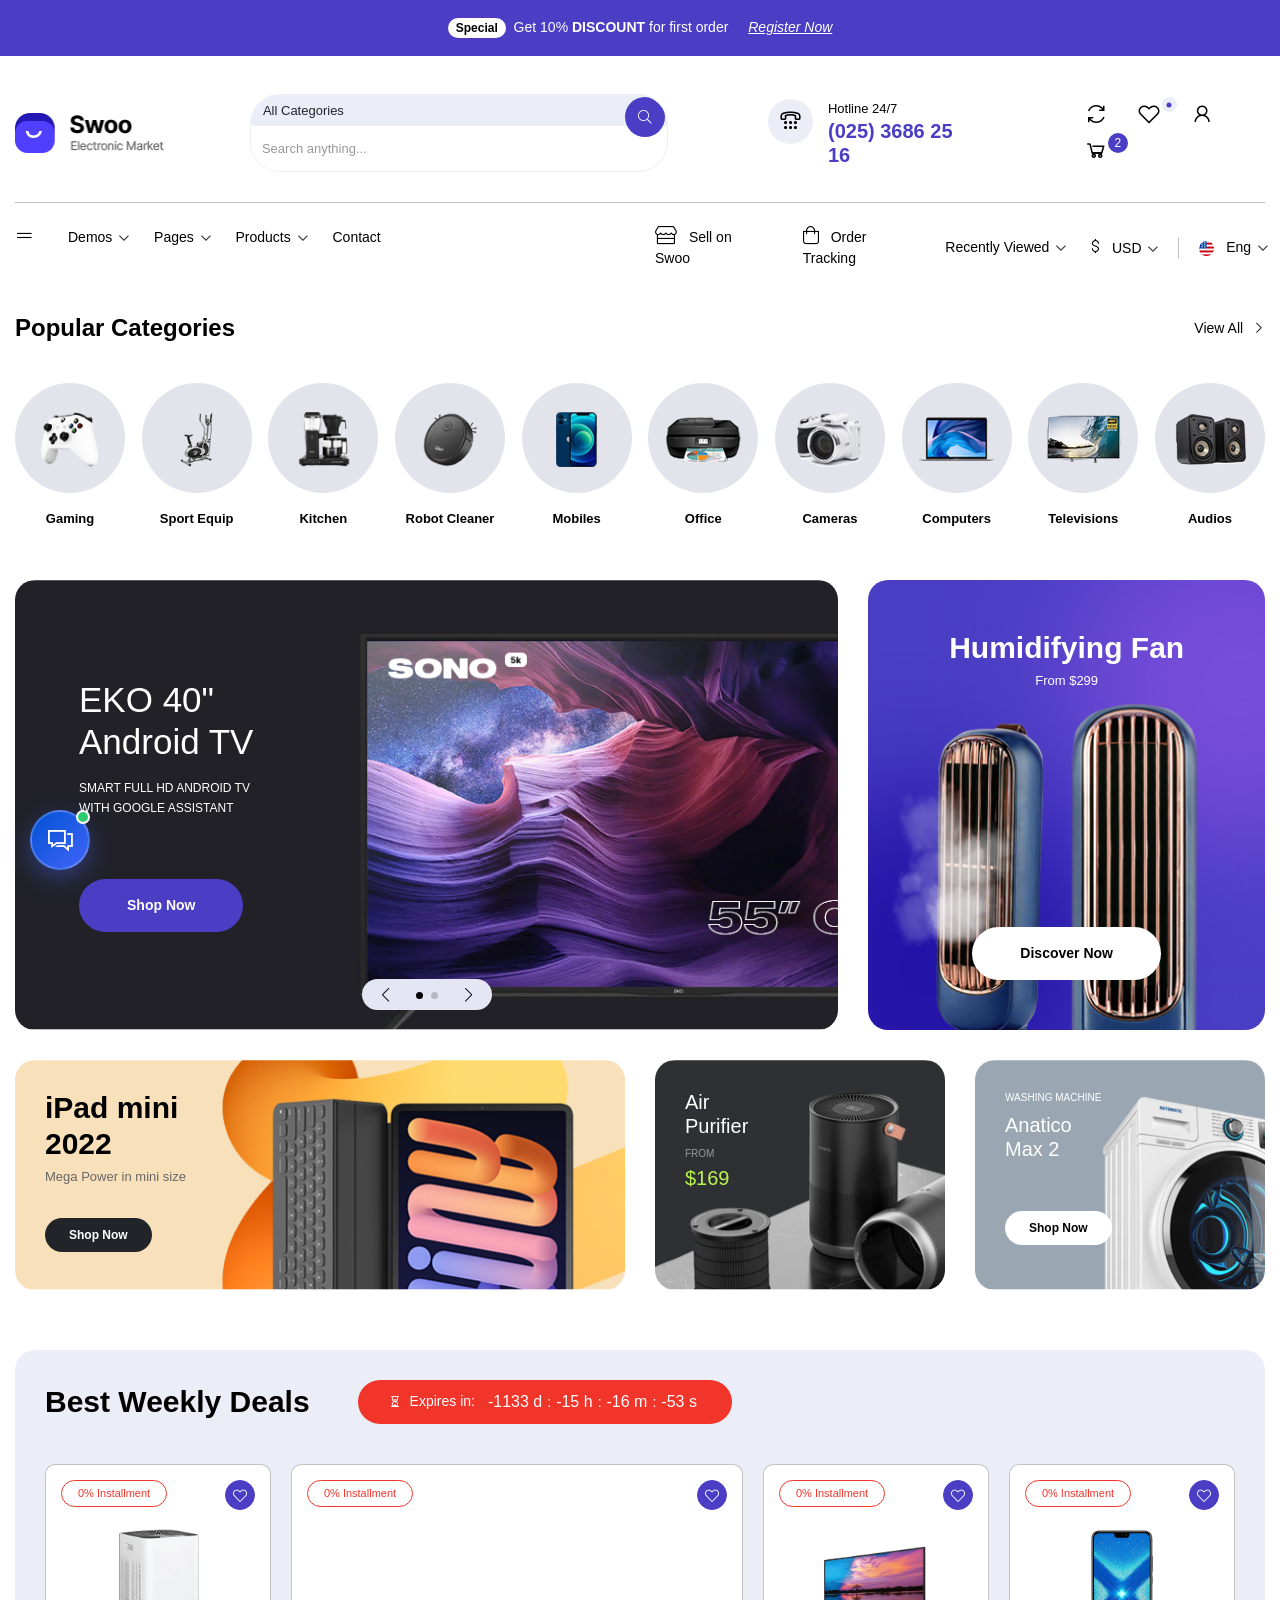
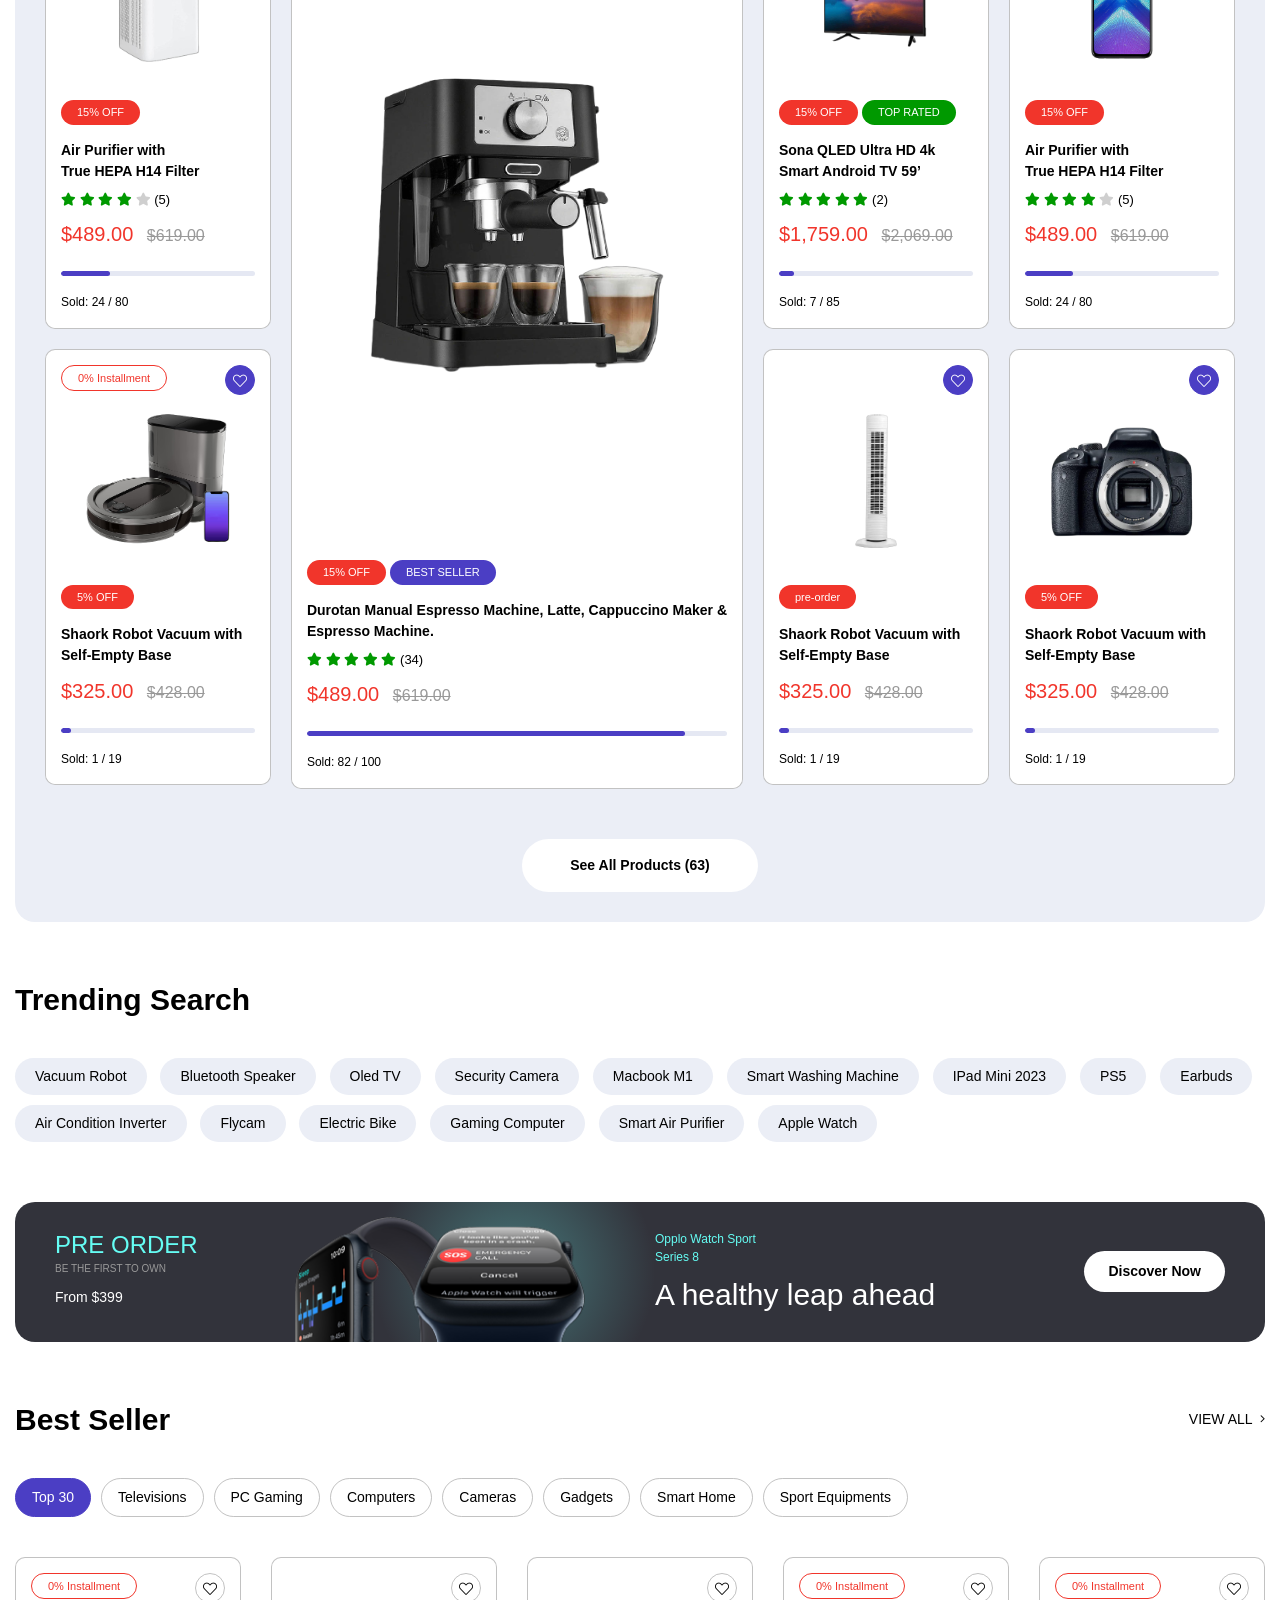
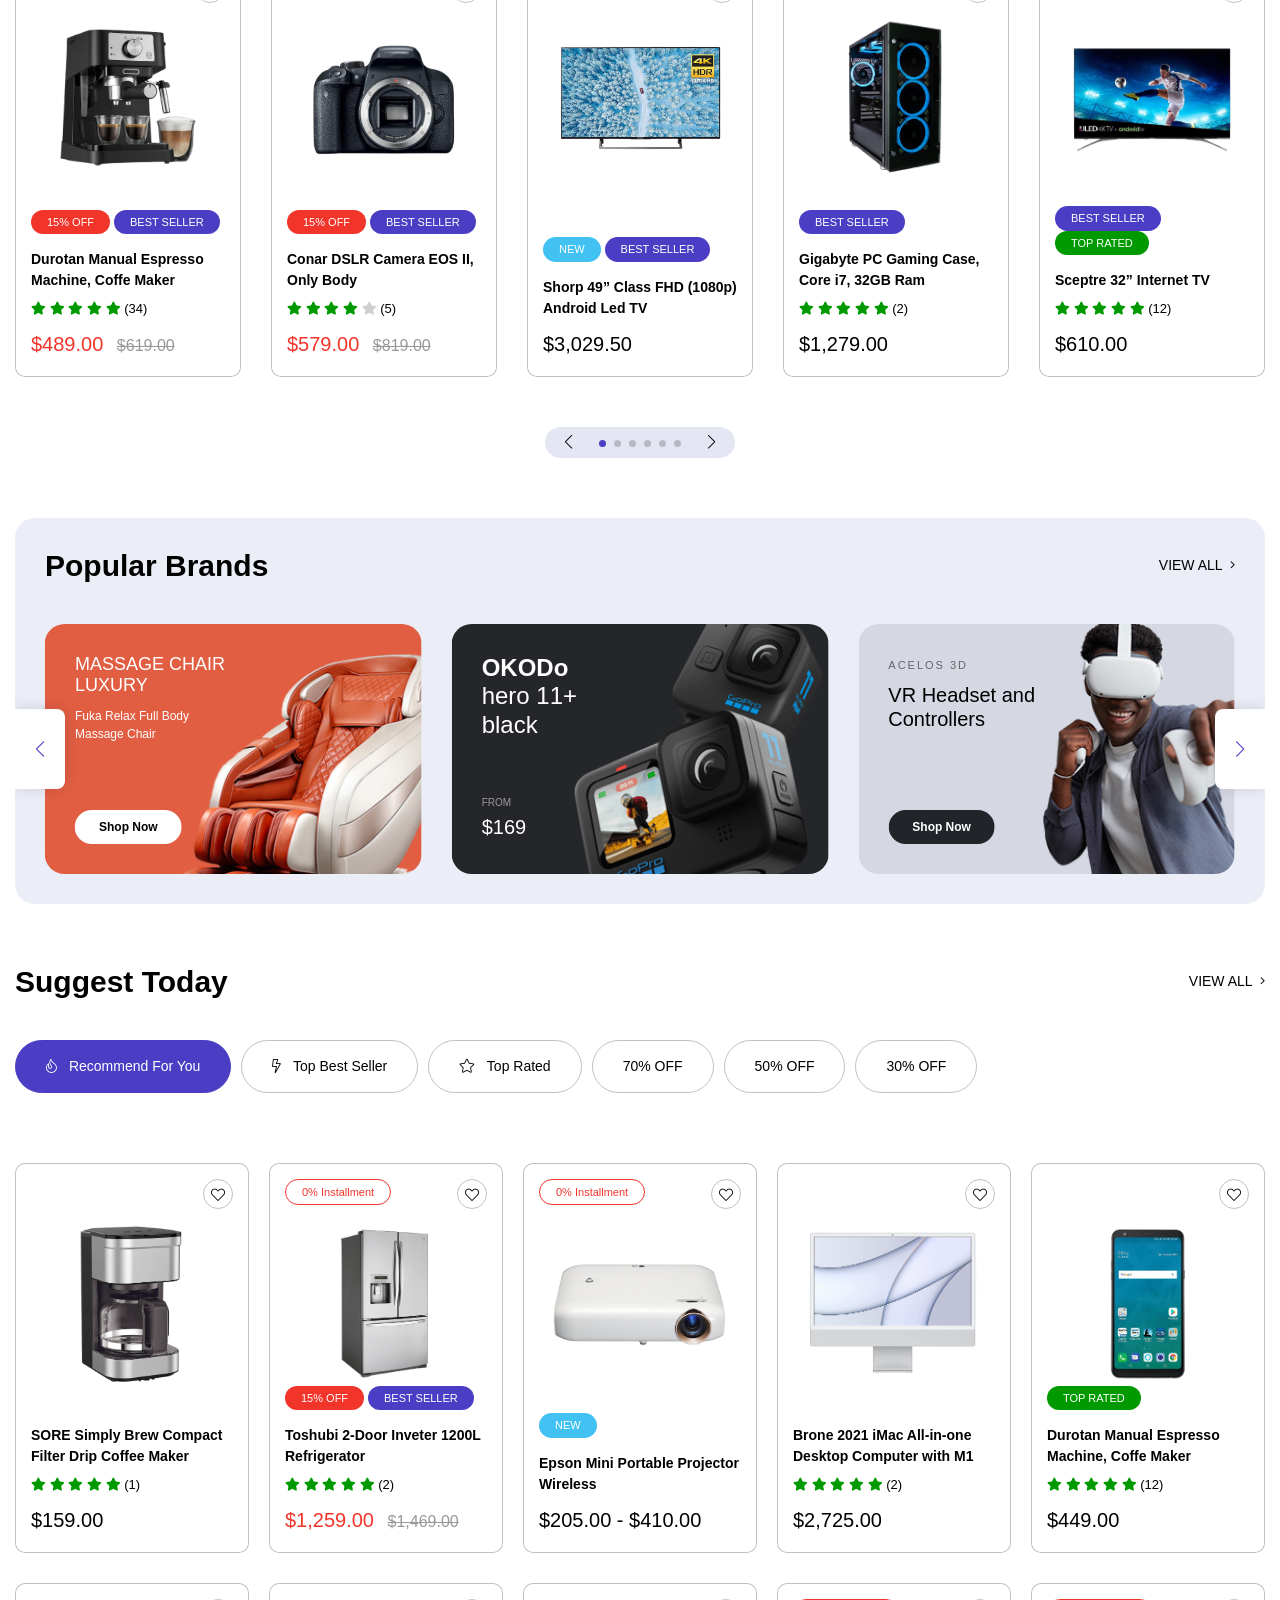
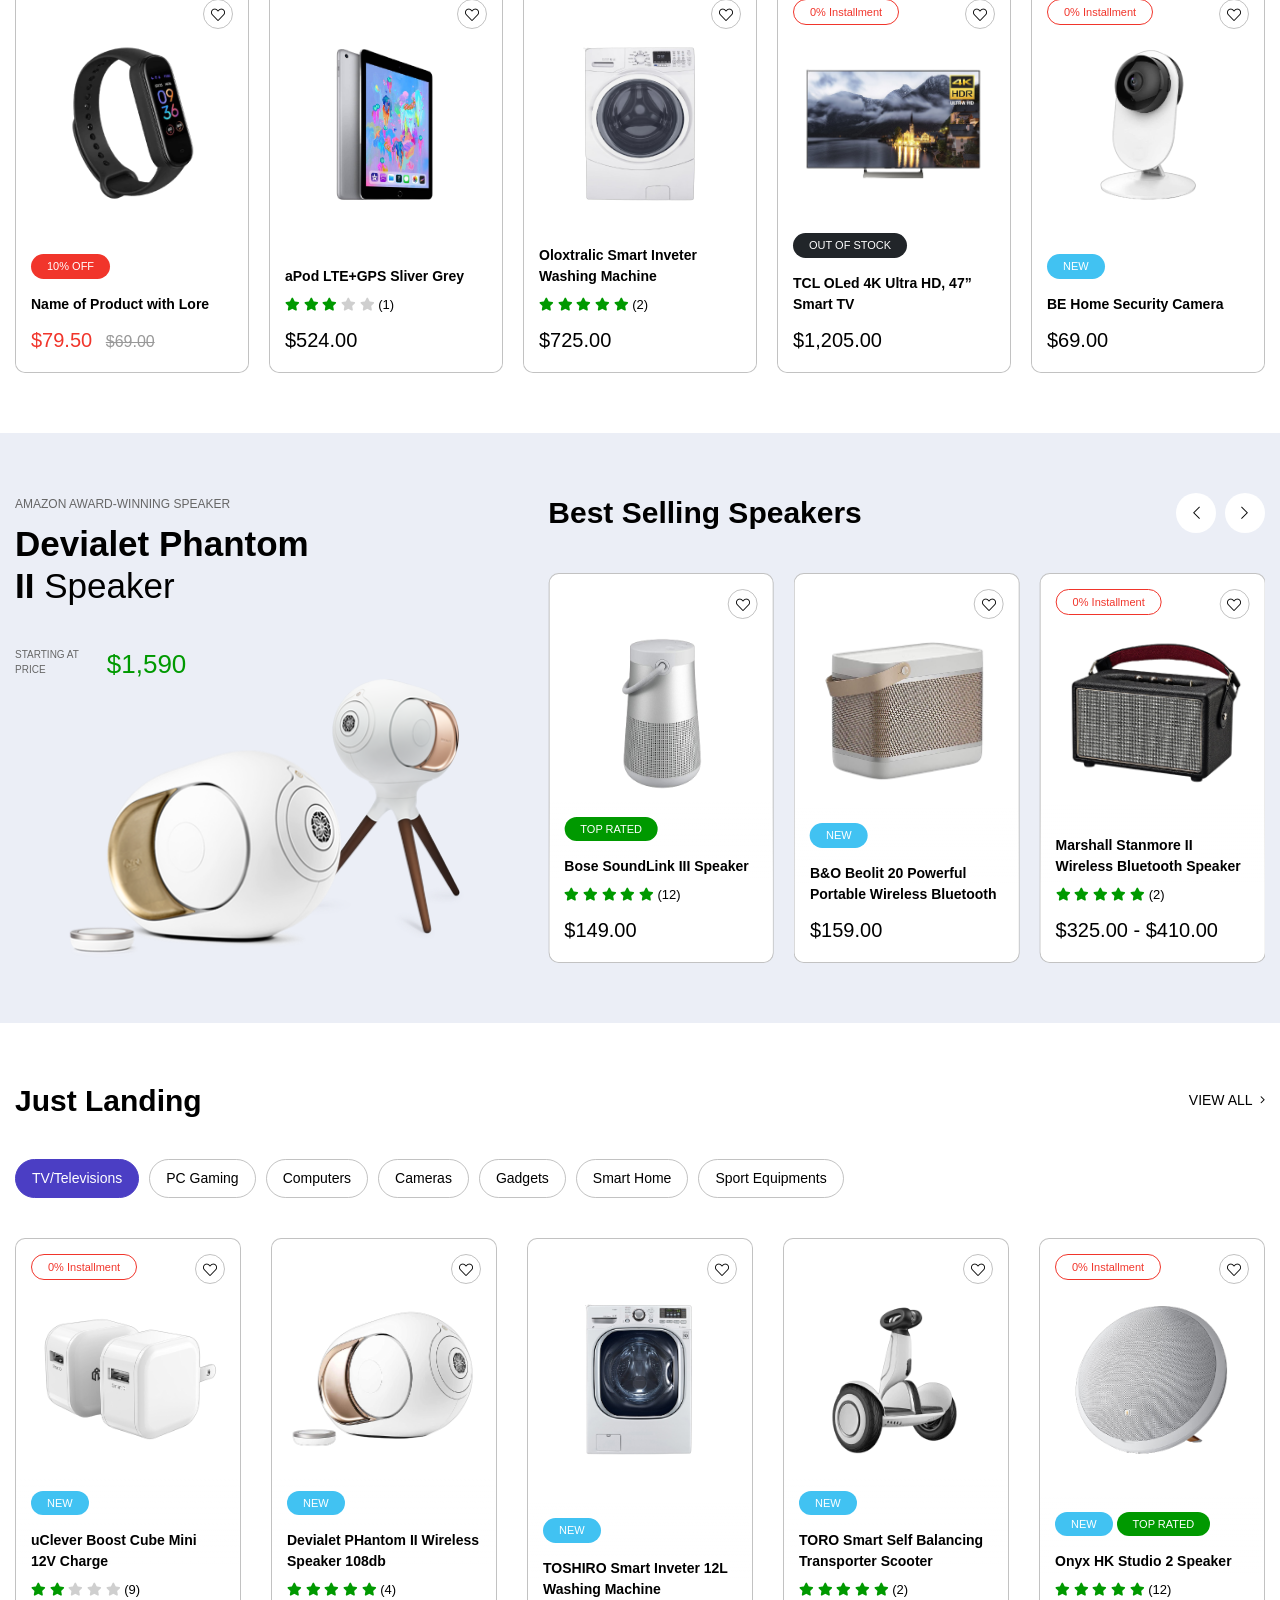
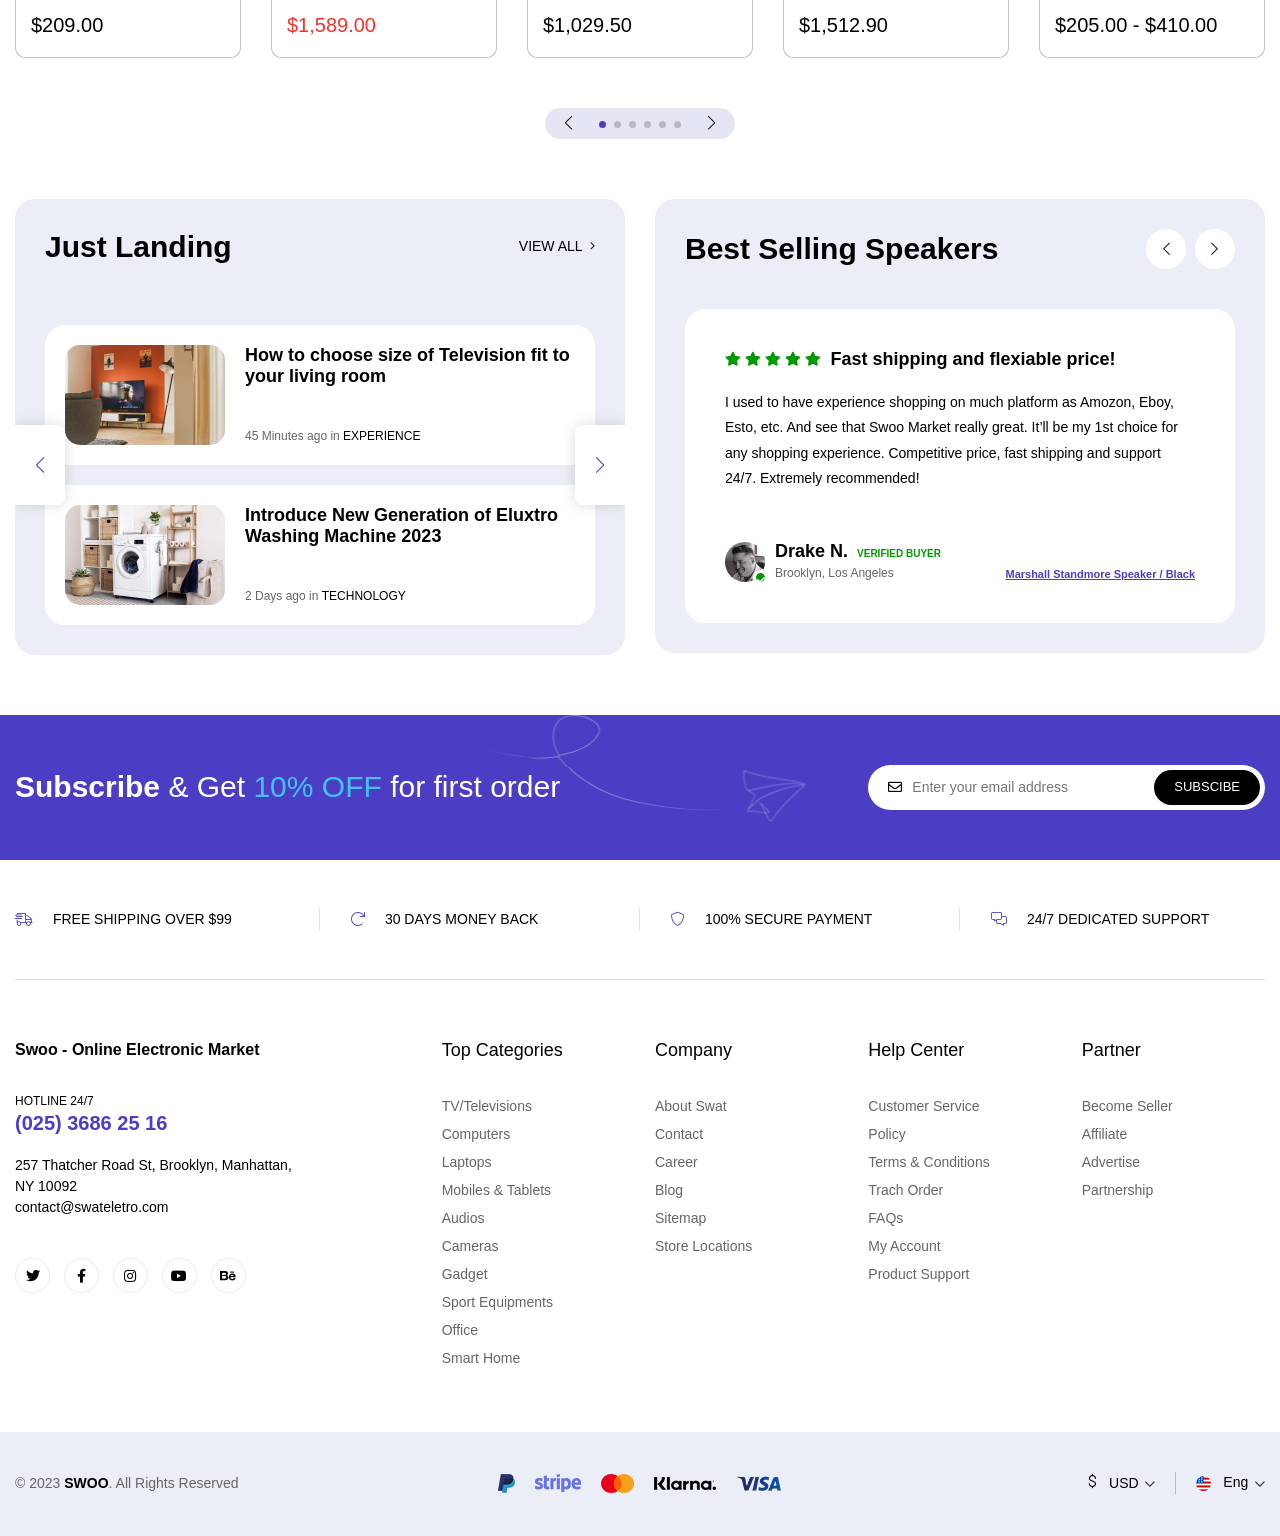
<file: swoo_html/home_electronic/index.html>
<!DOCTYPE html>
<html lang="en">

<head>
    <!-- Metas -->
    <meta charset="utf-8">
    <meta http-equiv="X-UA-Compatible" content="IE=edge">
    <meta name="viewport" content="width=device-width, initial-scale=1, maximum-scale=1">
    <meta name="keywords" content="HTML5 Template swoo Multi-Purpose themeforest">
    <meta name="description" content="swoo - Multi-Purpose HTML5 Template">
    <meta name="author" content="">

    <!-- Title  -->
    <title>Swoo</title>

    <!-- Favicon -->
    <link rel="shortcut icon" href="assets/img/fav.png" title="Favicon" sizes="16x16">

    <!-- bootstrap 5 -->
    <link rel="stylesheet" href="../common/assets/css/lib/bootstrap.min.css">

    <!-- font family -->
    <link href="https://fonts.googleapis.com/css2?family=Plus+Jakarta+Sans:ital,wght@0,200;0,300;0,400;0,500;0,600;0,700;0,800;1,200;1,300;1,400;1,500;1,600;1,700;1,800&display=swap" rel="stylesheet">

    <!-- line fontawesome icons  -->
    <link rel="stylesheet" href="../common/assets/css/lib/all.min.css">
    <!-- fontawesome icons  -->
    <link rel="stylesheet" href="../common/assets/css/lib/line-awesome.css">
    <!-- ionicons icons  -->
    <link rel="stylesheet" href="../common/assets/css/lib/ionicons.css">
    <!-- animate css  -->
    <link rel="stylesheet" href="../common/assets/css/lib/animate.css">
    <!-- fancybox popup  -->
    <link rel="stylesheet" href="../common/assets/css/lib/jquery.fancybox.css">
    <!-- lity popup  -->
    <link rel="stylesheet" href="../common/assets/css/lib/lity.css">
    <!-- swiper slider  -->
    <link rel="stylesheet" href="../common/assets/css/lib/swiper8.min.css">
    <!-- izi toast  -->
    <link rel="stylesheet" href="../common/assets/css/lib/iziToast.min.css">

    <!-- common style -->
    <link rel="stylesheet" href="../common/assets/css/common_style.css">

    <!-- home style -->
    <link rel="stylesheet" href="assets/css/home_1_style.css">
</head>

<body class="home-style1">

    <!--  Start loader  -->
    <!-- <div class="loader-wrap">
        <svg viewBox="0 0 1000 1000" preserveAspectRatio="none">
            <path id="svg" d="M0,1005S175,995,500,995s500,5,500,5V0H0Z"></path>
        </svg>

        <div class="loader-wrap-heading">
            <div class="load-text">
                <span>L</span>
                <span>o</span>
                <span>a</span>
                <span>d</span>
                <span>i</span>
                <span>n</span>
                <span>g</span>
            </div>
        </div>
    </div> -->
    <!--  End loader  -->

    <!--  Start top navbar  -->
    <div class="tc-top-navbar-style1 py-3 bg-blue1 text-white text-center">
        <div class="container">
            <p> <span class="small rounded-pill bg-white color-000 me-1 px-2 fw-bold"> Special </span> Get 10%  <strong class="text-uppercase"> Discount  </strong> for first order <a href="#" class="ms-3 text-decoration-underline fst-italic"> Register Now </a> </p>
        </div>
    </div>
    <!--  End top navbar  -->


    <!--  Start navbar  -->
    <nav class="navbar tc-navbar-style1 navbar-expand-lg navbar-light">
        <div class="container">
            <div class="content">
                <a class="navbar-brand" href="#">
                    <img src="assets/img/logo.png" alt="" class="logo">
                </a>
                <button class="navbar-toggler" type="button" data-bs-toggle="collapse" data-bs-target="#navbarSupportedContent" aria-controls="navbarSupportedContent" aria-expanded="false" aria-label="Toggle navigation">
                    <span class="navbar-toggler-icon"></span>
                </button>
                <div class="search-cat d-none d-lg-block">
                    <div class="input-group">
                        <select name="name"  class="form-select">
                            <option value=""> All Categories </option>
                            <option value=""> Categories 1 </option>
                            <option value=""> Categories 2 </option>
                        </select>
                        <input type="text" class="form-control" placeholder="Search anything...">
                        <a href="#" class="search-btn"> <i class="fal fa-search"></i> </a>
                    </div>
                </div>
                <div class="hot-line">
                    <span class="icon"> <i class="las la-tty"></i> </span>
                    <div class="inf">
                        <small class="fsz-13 d-block"> Hotline 24/7 </small>
                        <h6 class="fsz-20 color-blue1 fw-bold"> <a href="tel:(025)36862516"> (025) 3686 25 16 </a> </h6>
                    </div>
                </div>
                <div class="icons">
                    <a href="#"> <i class="la la-sync"></i> </a>
                    <a href="#"> <i class="lar la-heart"></i> <span class="dot"></span> </a>
                    <a href="#"> <i class="la la-user"></i> </a>
                    <a href="#"> <i class="la la-shopping-cart"></i> <span class="num"> 2 </span> </a>
                </div>
            </div>
            <div class="collapse navbar-collapse" id="navbarSupportedContent">
                <ul class="navbar-nav me-auto mt-3">
                    <li class="nav-item dropdown">
                        <a class="dropdown-toggle" href="#" id="navbarDropdown1" role="button" data-bs-toggle="dropdown" aria-expanded="false">
                            Demos
                        </a>
                        <ul class="dropdown-menu" aria-labelledby="navbarDropdown1">
                            <li><a class="dropdown-item" href="../home_baby/index.html">Home Baby</a></li>
                            <li><a class="dropdown-item" href="../home_electronic/index.html">Home Electronic</a></li>
                            <li><a class="dropdown-item" href="../home_lighting/index.html">Home Lighting</a></li>
                            <li><a class="dropdown-item" href="../home_pets/index.html">Home Pets</a></li>
                            <li><a class="dropdown-item" href="../home_tech/index.html">Home Tech</a></li>
                        </ul>
                    </li>
                    <li class="nav-item dropdown">
                        <a class="dropdown-toggle" href="#" id="navbarDropdown2" role="button" data-bs-toggle="dropdown" aria-expanded="false">
                            Pages
                        </a>
                        <ul class="dropdown-menu" aria-labelledby="navbarDropdown2">
                            <li><a class="dropdown-item" href="../inner_pages/about.html">About</a></li>
                            <li><a class="dropdown-item" href="../inner_pages/contact.html">Contact</a></li>
                            <li><a class="dropdown-item" href="../inner_pages/login.html">Login</a></li>
                            <li><a class="dropdown-item" href="../inner_pages/profile.html">Profile</a></li>
                            <li><a class="dropdown-item" href="../inner_pages/register.html">Register</a></li>
                        </ul>
                    </li>
                    <li class="dropdown">
                        <a class="dropdown-toggle" href="#" id="navbarDropdown3" role="button" data-bs-toggle="dropdown"
                            aria-expanded="false">
                            Products
                        </a>
                        <ul class="dropdown-menu" aria-labelledby="navbarDropdown3">
                            <li><a class="dropdown-item" href="../inner_pages/products.html">products</a></li>
                            <li><a class="dropdown-item" href="../inner_pages/products_layout_2.html">products layout 2</a></li>
                            <li><a class="dropdown-item" href="../inner_pages/cart.html">Cart</a></li>
                            <li><a class="dropdown-item" href="../inner_pages/checkout.html">Checkout</a></li>
                            <li><a class="dropdown-item" href="../inner_pages/single_product.html">Single Product</a></li>
                            <li><a class="dropdown-item" href="../inner_pages/single_product_pay.html">Single Product Pay</a></li>
                        </ul>
                    </li>
                  <li class="nav-item">
                    <a class="nav-link" href="../inner_pages/contact.html">Contact</a>
                  </li>
                  <li class="nav-item">
                    <a class="nav-link" href="#">Sell on Swoo</a>
                  </li>
                  <li class="nav-item">
                    <a class="nav-link" href="#">Order Tracking</a>
                  </li>
                  <li class="nav-item">
                    <a class="nav-link" href="#">Recently Viewed</a>
                  </li>
                </ul>
              </div>
        </div>
    </nav>
    <!--  End navbar  -->

    
    <!--  Start links-nav  -->
    <div class="tc-links-nav-style1 d-none d-lg-block">
        <div class="container">
            <div class="row">
                <div class="col-lg-6">
                    <div class="links">
                        <ul class="links-ul">
                            <li>
                                <a href="#"> <i class="la la-grip-lines"></i> </a>
                            </li>
                            <li class="nav-item dropdown">
                                <a class="dropdown-toggle" href="#" id="navbarDropdown11" role="button" data-bs-toggle="dropdown" aria-expanded="false">
                                    Demos
                                </a>
                                <ul class="dropdown-menu" aria-labelledby="navbarDropdown11">
                                    <li><a class="dropdown-item" href="../home_baby/index.html">Home Baby</a></li>
                                    <li><a class="dropdown-item" href="../home_electronic/index.html">Home Electronic</a></li>
                                    <li><a class="dropdown-item" href="../home_lighting/index.html">Home Lighting</a></li>
                                    <li><a class="dropdown-item" href="../home_pets/index.html">Home Pets</a></li>
                                    <li><a class="dropdown-item" href="../home_tech/index.html">Home Tech</a></li>
                                </ul>
                            </li>
                          <li class="nav-item dropdown">
                                <a class="dropdown-toggle" href="#" id="navbarDropdown22" role="button" data-bs-toggle="dropdown" aria-expanded="false">
                                    Pages
                                </a>
                                <ul class="dropdown-menu" aria-labelledby="navbarDropdown22">
                                    <li><a class="dropdown-item" href="../inner_pages/about.html">About</a></li>
                                    <li><a class="dropdown-item" href="../inner_pages/contact.html">Contact</a></li>
                                    <li><a class="dropdown-item" href="../inner_pages/login.html">Login</a></li>
                                    <li><a class="dropdown-item" href="../inner_pages/profile.html">Profile</a></li>
                                    <li><a class="dropdown-item" href="../inner_pages/register.html">Register</a></li>
                                </ul>
                            </li>
                            <li class="dropdown">
                                <a class="dropdown-toggle" href="#" id="navbarDropdown33" role="button" data-bs-toggle="dropdown"
                                    aria-expanded="false">
                                    Products
                                </a>
                                <ul class="dropdown-menu" aria-labelledby="navbarDropdown33">
                                    <li><a class="dropdown-item" href="../inner_pages/products.html">products</a></li>
                                    <li><a class="dropdown-item" href="../inner_pages/products_layout_2.html">products layout 2</a></li>
                                    <li><a class="dropdown-item" href="../inner_pages/cart.html">Cart</a></li>
                                    <li><a class="dropdown-item" href="../inner_pages/checkout.html">Checkout</a></li>
                                    <li><a class="dropdown-item" href="../inner_pages/single_product.html">Single Product</a></li>
                                    <li><a class="dropdown-item" href="../inner_pages/single_product_pay.html">Single Product Pay</a></li>
                                </ul>
                            </li>
                          <li class="nav-item">
                            <a class="" href="../inner_pages/contact.html">Contact</a>
                          </li>
                        </ul>
                    </div>
                </div>
                <div class="col-lg-6">
                    <div class="nav-side d-flex align-items-center">
                        <div class="links">
                            <ul class="links-ul">
                                <li>
                                    <a href="#"> <i class="fal fa-store me-2"></i> Sell on Swoo </a>
                                </li>
                                <li>
                                    <a href="#"> <i class="fal fa-shopping-bag me-2"></i> Order Tracking </a>
                                </li>
                                <li class="dropdown">
                                    <a class="dropdown-toggle" href="#" id="navbarDropdown222" role="button" data-bs-toggle="dropdown" aria-expanded="false">
                                        Recently Viewed
                                    </a>
                                    <ul class="dropdown-menu" aria-labelledby="navbarDropdown222">
                                      <li><a class="dropdown-item" href="#">Demos 1</a></li>
                                      <li><a class="dropdown-item" href="#">Demos 2</a></li>
                                      <li><a class="dropdown-item" href="#">Demos 3</a></li>
                                    </ul>
                                </li>
                            </ul>
                        </div>
                        <div class="links lang-links">
                            <ul class="links-ul">
                                <li class="dropdown">
                                    <a class="dropdown-toggle" href="#" id="navbarDropdown333" role="button" data-bs-toggle="dropdown" aria-expanded="false">
                                        <i class="la la-dollar-sign me-1"></i> USD
                                    </a>
                                    <ul class="dropdown-menu" aria-labelledby="navbarDropdown333">
                                      <li><a class="dropdown-item" href="#">USD</a></li>
                                      <li><a class="dropdown-item" href="#">USD</a></li>
                                    </ul>
                                </li>
                                <li class="dropdown">
                                    <a class="dropdown-toggle" href="#" id="navbarDropdown4" role="button" data-bs-toggle="dropdown" aria-expanded="false">
                                        <img src="assets/img/eng.png" alt="" class="me-2 icon-15"> Eng
                                    </a>
                                    <ul class="dropdown-menu" aria-labelledby="navbarDropdown4">
                                      <li><a class="dropdown-item" href="#">Arabic</a></li>
                                    </ul>
                                </li>
                            </ul>
                        </div>
                    </div>
                </div>
            </div>
        </div>
    </div>
    <!--  End links-nav  -->


    <!--Contents-->
    <main>

        <header>
            <!--  Start popular cat  -->
            <section class="tc-popular-cat-style1 pt-30 pb-50">
                <div class="container">
                    <div class="search-cat d-block d-lg-none">
                        <div class="input-group">
                            <select name="name"  class="form-select">
                                <option value=""> All Categories </option>
                                <option value=""> Categories 1 </option>
                                <option value=""> Categories 2 </option>
                            </select>
                            <input type="text" class="form-control" placeholder="Search anything...">
                            <a href="#" class="search-btn"> <i class="fal fa-search"></i> </a>
                        </div>
                    </div>
                    <div class="sec-title">
                        <div class="row align-items-center">
                            <div class="col-lg-6">
                                <h3 class="fsz-24 text-capitalize"> Popular Categories </h3>
                            </div>
                            <div class="col-lg-6 text-lg-end mt-4 mt-lg-0">
                                <a href="#0" class="more-link text-capitalize"> View All <i class="la la-angle-right ms-1"></i> </a>
                            </div>
                        </div>
                    </div>
                    <div class="cat-content">
                        <a href="../inner_pages/products.html" class="cat-card"> 
                            <div class="img">
                                <img src="assets/img/cat/cat1.png" alt="">
                            </div>
                            <p class="fsz-13 fw-bold mt-15"> Gaming </p>
                        </a>
                        <a href="../inner_pages/products.html" class="cat-card"> 
                            <div class="img">
                                <img src="assets/img/cat/cat2.png" alt="">
                            </div>
                            <p class="fsz-13 fw-bold mt-15"> Sport Equip </p>
                        </a>
                        <a href="../inner_pages/products.html" class="cat-card"> 
                            <div class="img">
                                <img src="assets/img/cat/cat3.png" alt="">
                            </div>
                            <p class="fsz-13 fw-bold mt-15"> Kitchen </p>
                        </a>
                        <a href="../inner_pages/products.html" class="cat-card"> 
                            <div class="img">
                                <img src="assets/img/cat/cat4.png" alt="">
                            </div>
                            <p class="fsz-13 fw-bold mt-15"> Robot Cleaner </p>
                        </a>
                        <a href="../inner_pages/products.html" class="cat-card"> 
                            <div class="img">
                                <img src="assets/img/cat/cat5.png" alt="">
                            </div>
                            <p class="fsz-13 fw-bold mt-15"> Mobiles </p>
                        </a>
                        <a href="../inner_pages/products.html" class="cat-card"> 
                            <div class="img">
                                <img src="assets/img/cat/cat6.png" alt="">
                            </div>
                            <p class="fsz-13 fw-bold mt-15"> Office </p>
                        </a>
                        <a href="../inner_pages/products.html" class="cat-card"> 
                            <div class="img">
                                <img src="assets/img/cat/cat7.png" alt="">
                            </div>
                            <p class="fsz-13 fw-bold mt-15"> Cameras </p>
                        </a>
                        <a href="../inner_pages/products.html" class="cat-card"> 
                            <div class="img">
                                <img src="assets/img/cat/cat8.png" alt="">
                            </div>
                            <p class="fsz-13 fw-bold mt-15"> Computers </p>
                        </a>
                        <a href="../inner_pages/products.html" class="cat-card"> 
                            <div class="img">
                                <img src="assets/img/cat/cat9.png" alt="">
                            </div>
                            <p class="fsz-13 fw-bold mt-15"> Televisions </p>
                        </a>
                        <a href="../inner_pages/products.html" class="cat-card"> 
                            <div class="img">
                                <img src="assets/img/cat/cat10.png" alt="">
                            </div>
                            <p class="fsz-13 fw-bold mt-15"> Audios </p>
                        </a>
                    </div>
                </div>
            </section>
            <!--  End popular cat  -->


            <!--  Start header  -->
            <section class="tc-header-style1">
                <div class="container">
                    <div class="content">
                        <div class="row">
                            <div class="col-lg-8">
                                <div class="main-slider">
                                    <div class="swiper-wrapper">
                                        <div class="swiper-slide">
                                            <div class="slide-card">
                                                <div class="img th-450">
                                                    <img src="assets/img/head/head_1.png" alt="" class="img-cover">
                                                </div>
                                                <div class="info text-white">
                                                    <div class="cont">
                                                        <h2 class="fsz-35 fw-200"> EKO 40" <br> Android TV </h2>
                                                        <p class="fsz-12 mt-15 text-uppercase"> Smart Full HD Android TV  with Google Assistant  </p>
                                                        <a href="../inner_pages/single_product.html" class="butn px-5 py-3 bg-blue1 text-white rounded-pill mt-60 fw-600"> <span> Shop Now </span> </a>
                                                    </div>
                                                </div>
                                            </div>
                                        </div>
                                        <div class="swiper-slide">
                                            <div class="slide-card">
                                                <div class="img th-450">
                                                    <img src="assets/img/head/head_1.png" alt="" class="img-cover">
                                                </div>
                                                <div class="info text-white">
                                                    <div class="cont">
                                                        <h2 class="fsz-35 fw-200"> EKO 40" <br> Android TV </h2>
                                                        <p class="fsz-12 mt-15 text-uppercase"> Smart Full HD Android TV  with Google Assistant  </p>
                                                        <a href="../inner_pages/single_product.html" class="butn px-5 py-3 bg-blue1 text-white rounded-pill mt-60 fw-600"> <span> Shop Now </span> </a>
                                                    </div>
                                                </div>
                                            </div>
                                        </div>
                                    </div>
                                    <div class="slider-controls">
                                        <div class="swiper-button-prev"></div>
                                        <div class="swiper-pagination"></div>
                                        <div class="swiper-button-next"></div>
                                    </div>
                                </div>
                            </div>
                            <div class="col-lg-4">
                                <div class="card-overlay card-center">
                                    <div class="img th-450">
                                        <img src="assets/img/head/head_2.png" alt="" class="img-cover">
                                    </div>
                                    <div class="info text-white p-50">
                                        <div class="cont">
                                            <h3 class="fsz-30"> Humidifying Fan </h3>
                                            <p class="fsz-13 mt-1"> From $299  </p>
                                        </div>
                                        <a href="../inner_pages/single_product.html" class="butn px-5 py-3 bg-white color-000 rounded-pill fw-600"> <span> Discover Now </span> </a>
                                    </div>
                                </div>
                            </div>
                            <div class="col-lg-6">
                                <div class="card-overlay wow fadeInUp slow" data-wow-delay="0.2s">
                                    <div class="img th-230">
                                        <img src="assets/img/head/head_3.png" alt="" class="img-cover">
                                    </div>
                                    <div class="info color-000 p-30">
                                        <div class="cont">
                                            <h3 class="fsz-30"> iPad mini <br> 2022 </h3>
                                            <p class="fsz-13 mt-1 color-666"> Mega Power in mini size  </p>
                                        </div>
                                        <a href="../inner_pages/single_product.html" class="butn px-4 py-2 bg-dark text-white rounded-pill fw-600 fsz-12 mt-30"> <span> Shop Now </span> </a>
                                    </div>
                                </div>
                            </div>
                            <div class="col-lg-3">
                                <div class="card-overlay wow fadeInUp slow" data-wow-delay="0.4s">
                                    <div class="img th-230">
                                        <img src="assets/img/head/head_4.png" alt="" class="img-cover">
                                    </div>
                                    <div class="info text-white p-30">
                                        <div class="cont">
                                            <h6 class="fsz-20"> Air <br> Purifier </h6>
                                            <small class="fsz-10 color-999 d-block text-uppercase mt-2"> from </small>
                                            <p class="fsz-20 color-lightGreen"> $169  </p>
                                        </div>
                                    </div>
                                </div>
                            </div>
                            <div class="col-lg-3">
                                <div class="card-overlay wow fadeInUp slow" data-wow-delay="0.6s">
                                    <div class="img th-230">
                                        <img src="assets/img/head/head_5.png" alt="" class="img-cover">
                                    </div>
                                    <div class="info text-white p-30">
                                        <div class="cont">
                                            <small class="fsz-10 d-block text-uppercase mb-2"> washing machine </small>
                                            <h6 class="fsz-20"> Anatico <br> Max 2 </h6>
                                        </div>
                                        <a href="../inner_pages/single_product.html" class="butn px-4 py-2 bg-white color-000 rounded-pill fw-600 fsz-12 mt-50"> <span> Shop Now </span> </a>
                                    </div>
                                </div>
                            </div>
                        </div>
                    </div>
                </div>
            </section>
            <!--  End header  -->
        </header>


        <!--  Start weekly-deals  -->
        <section class="tc-weekly-deals-style1 wow fadeInUp slow" data-wow-delay="0.2s">
            <div class="container">
                <div class="content">
                    <div class="title mb-40">
                        <h3 class="fsz-30 me-lg-5"> Best Weekly Deals </h3>
                        <div class="countdown bg-red1 text-white">
                            <span class="icon me-2"> <i class="las la-hourglass-half"></i> </span> 
                            <p class="me-2"> Expires in: </p>
                            <div class="item">
                                <span id="days"></span>
                                <span> d </span>
                            </div>
                            <span> : </span>
                            <div class="item">
                                <span id="hours"></span>
                                <span> h </span>
                            </div>
                            <span> : </span>
                            <div class="item">
                                <span id="minutes"></span>
                                <span> m </span>
                            </div>
                            <span> : </span>
                            <div class="item">
                                <span id="seconds"></span>
                                <span> s </span>
                            </div>
                        </div>
                        <!-- <div class="arrows ms-auto"> 
                            <a href="#0" class="swiper-prev"> <i class="fal fa-chevron-left"></i> </a>    
                            <a href="#0" class="swiper-next ms-lg-1"> <i class="fal fa-chevron-right"></i> </a>    
                        </div> -->
                    </div>
                    <div class="deals-cards">
                        <div class="column-sm">
                            <div class="deal-card">
                                <div class="top">
                                    <small class="fsz-11 py-1 px-3 rounded-pill color-red1 border-red1 border"> 0% Installment </small>
                                    <div class="icons">
                                        <a href="#0" class="icon fav active"> <i class="fal fa-heart"></i> </a>
                                        <a href="#0" class="icon"> <i class="fal fa-sync"></i> </a>
                                        <a href="assets/img/products/prod1.png" class="icon" data-fancybox="deal"> <i class="fal fa-eye"></i> </a>
                                    </div>
                                </div>
                                <a href="../inner_pages/single_product.html" class="img th-140 mb-20 d-block">
                                    <img src="assets/img/products/prod1.png" alt="" class="img-contain">
                                </a>
                                <div class="info">
                                    <span class="label fsz-11 py-1 px-3 rounded-pill bg-red1 text-white text-uppercase"> 15% OFF </span>
                                    <a href="../inner_pages/single_product.html" class="title fsz-14 mt-15 fw-600 hover-blue1"> Air Purifier with <br> True HEPA H14 Filter </a>
                                    <div class="stars fsz-13 mt-2">
                                        <i class="fas fa-star active"></i>
                                        <i class="fas fa-star active"></i>
                                        <i class="fas fa-star active"></i>
                                        <i class="fas fa-star active"></i>
                                        <i class="fas fa-star"></i>
                                        <span> (5) </span>
                                    </div>
                                    <p class="price color-red1 mt-2 fsz-20"> $489.00 <span class="old-price color-999 text-decoration-line-through ms-2 fsz-16"> $619.00 </span> </p>
                                    <div class="progress mt-20">
                                        <div class="progress-bar bg-blue1" role="progressbar" style="width: 25%" aria-valuenow="25" aria-valuemin="0" aria-valuemax="100"></div>
                                    </div>
                                    <p class="fsz-12 mt-3"> Sold: 24 / 80 </p>
                                </div>
                                <a href="#0" class="cart-btn addCart"> <i class="la la-cart-plus me-1"></i> Add To Cart </a>
                            </div>
                            <div class="deal-card">
                                <div class="top">
                                    <small class="fsz-11 py-1 px-3 rounded-pill color-red1 border-red1 border"> 0% Installment </small>
                                    <div class="icons">
                                        <a href="#0" class="icon fav active"> <i class="fal fa-heart"></i> </a>
                                        <a href="#0" class="icon"> <i class="fal fa-sync"></i> </a>
                                        <a href="assets/img/products/prod2.png" class="icon" data-fancybox="deal"> <i class="fal fa-eye"></i> </a>
                                    </div>
                                </div>
                                <a href="../inner_pages/single_product.html" class="img th-140 mb-20 d-block">
                                    <img src="assets/img/products/prod2.png" alt="" class="img-contain">
                                </a>
                                <div class="info">
                                    <span class="label fsz-11 py-1 px-3 rounded-pill bg-red1 text-white"> 5% OFF </span>
                                    <a href="../inner_pages/single_product.html" class="title fsz-14 mt-15 fw-600 hover-blue1"> Shaork Robot Vacuum with Self-Empty Base </a>
                                    <p class="price color-red1 mt-2 fsz-20"> $325.00 <span class="old-price color-999 text-decoration-line-through ms-2 fsz-16"> $428.00 </span> </p>
                                    <div class="progress mt-20">
                                        <div class="progress-bar bg-blue1" role="progressbar" style="width: 5%" aria-valuenow="25" aria-valuemin="0" aria-valuemax="100"></div>
                                    </div>
                                    <p class="fsz-12 mt-3"> Sold: 1 / 19 </p>
                                </div>
                                <a href="#0" class="cart-btn addCart"> <i class="la la-cart-plus me-1"></i> Add To Cart </a>
                            </div>
                        </div>
                        <div class="column-lg">
                            <div class="deal-card">
                                <div class="top">
                                    <small class="fsz-11 py-1 px-3 rounded-pill color-red1 border-red1 border"> 0% Installment </small>
                                    <div class="icons">
                                        <a href="#0" class="icon fav active"> <i class="fal fa-heart"></i> </a>
                                        <a href="#0" class="icon"> <i class="fal fa-sync"></i> </a>
                                        <a href="assets/img/products/prod3.png" class="icon" data-fancybox="deal"> <i class="fal fa-eye"></i> </a>
                                    </div>
                                </div>
                                <a href="../inner_pages/single_product.html" class="img th-600 mb-20 d-block">
                                    <img src="assets/img/products/prod3.png" alt="" class="img-contain">
                                </a>
                                <div class="info">
                                    <span class="label fsz-11 py-1 px-3 rounded-pill bg-red1 text-white text-uppercase"> 15% OFF </span>
                                    <span class="label fsz-11 py-1 px-3 rounded-pill bg-blue1 text-white text-uppercase"> best seller </span>
                                    <a href="../inner_pages/single_product.html" class="title fsz-14 mt-15 fw-600 hover-blue1"> Durotan Manual Espresso Machine, Latte, Cappuccino Maker & Espresso Machine. </a>
                                    <div class="stars fsz-13 mt-2">
                                        <i class="fas fa-star active"></i>
                                        <i class="fas fa-star active"></i>
                                        <i class="fas fa-star active"></i>
                                        <i class="fas fa-star active"></i>
                                        <i class="fas fa-star active"></i>
                                        <span> (34) </span>
                                    </div>
                                    <p class="price color-red1 mt-2 fsz-20"> $489.00 <span class="old-price color-999 text-decoration-line-through ms-2 fsz-16"> $619.00 </span> </p>
                                    <div class="progress mt-20">
                                        <div class="progress-bar bg-blue1" role="progressbar" style="width: 90%" aria-valuenow="25" aria-valuemin="0" aria-valuemax="100"></div>
                                    </div>
                                    <p class="fsz-12 mt-3"> Sold: 82 / 100 </p>
                                </div>
                                <a href="#0" class="cart-btn addCart"> <i class="la la-cart-plus me-1"></i> Add To Cart </a>
                            </div>
                        </div>
                        <div class="column-sm">
                            <div class="deal-card">
                                <div class="top">
                                    <small class="fsz-11 py-1 px-3 rounded-pill color-red1 border-red1 border"> 0% Installment </small>
                                    <div class="icons">
                                        <a href="#0" class="icon fav active"> <i class="fal fa-heart"></i> </a>
                                        <a href="#0" class="icon"> <i class="fal fa-sync"></i> </a>
                                        <a href="assets/img/products/prod4.png" class="icon" data-fancybox="deal"> <i class="fal fa-eye"></i> </a>
                                    </div>
                                </div>
                                <a href="../inner_pages/single_product.html" class="img th-140 mb-20 d-block">
                                    <img src="assets/img/products/prod4.png" alt="" class="img-contain">
                                </a>
                                <div class="info">
                                    <span class="label fsz-11 py-1 px-3 rounded-pill bg-red1 text-white text-uppercase"> 15% OFF </span>
                                    <span class="label fsz-11 py-1 px-3 rounded-pill bg-green1 text-white text-uppercase"> top rated </span>
                                    <a href="../inner_pages/single_product.html" class="title fsz-14 mt-15 fw-600 hover-blue1"> Sona QLED Ultra HD 4k Smart Android TV 59’ </a>
                                    <div class="stars fsz-13 mt-2">
                                        <i class="fas fa-star active"></i>
                                        <i class="fas fa-star active"></i>
                                        <i class="fas fa-star active"></i>
                                        <i class="fas fa-star active"></i>
                                        <i class="fas fa-star active"></i>
                                        <span> (2) </span>
                                    </div>
                                    <p class="price color-red1 mt-2 fsz-20"> $1,759.00 <span class="old-price color-999 text-decoration-line-through ms-2 fsz-16"> $2,069.00 </span> </p>
                                    <div class="progress mt-20">
                                        <div class="progress-bar bg-blue1" role="progressbar" style="width: 8%" aria-valuenow="25" aria-valuemin="0" aria-valuemax="100"></div>
                                    </div>
                                    <p class="fsz-12 mt-3"> Sold: 7 / 85 </p>
                                </div>
                                <a href="#0" class="cart-btn addCart"> <i class="la la-cart-plus me-1"></i> Add To Cart </a>
                            </div>
                            <div class="deal-card">
                                <div class="top">
                                    <div class="icons">
                                        <a href="#0" class="icon fav active"> <i class="fal fa-heart"></i> </a>
                                        <a href="#0" class="icon"> <i class="fal fa-sync"></i> </a>
                                        <a href="assets/img/products/prod5.png" class="icon" data-fancybox="deal"> <i class="fal fa-eye"></i> </a>
                                    </div>
                                </div>
                                <a href="../inner_pages/single_product.html" class="img th-140 mb-20 d-block">
                                    <img src="assets/img/products/prod5.png" alt="" class="img-contain">
                                </a>
                                <div class="info">
                                    <span class="label fsz-11 py-1 px-3 rounded-pill bg-red1 text-white"> pre-order </span>
                                    <a href="../inner_pages/single_product.html" class="title fsz-14 mt-15 fw-600 hover-blue1"> Shaork Robot Vacuum with Self-Empty Base </a>
                                    <p class="price color-red1 mt-2 fsz-20"> $325.00 <span class="old-price color-999 text-decoration-line-through ms-2 fsz-16"> $428.00 </span> </p>
                                    <div class="progress mt-20">
                                        <div class="progress-bar bg-blue1" role="progressbar" style="width: 5%" aria-valuenow="25" aria-valuemin="0" aria-valuemax="100"></div>
                                    </div>
                                    <p class="fsz-12 mt-3"> Sold: 1 / 19 </p>
                                </div>
                                <a href="#0" class="cart-btn addCart"> <i class="la la-cart-plus me-1"></i> Add To Cart </a>
                            </div>
                        </div>
                        <div class="column-sm">
                            <div class="deal-card">
                                <div class="top">
                                    <small class="fsz-11 py-1 px-3 rounded-pill color-red1 border-red1 border"> 0% Installment </small>
                                    <div class="icons">
                                        <a href="#0" class="icon fav active"> <i class="fal fa-heart"></i> </a>
                                        <a href="#0" class="icon"> <i class="fal fa-sync"></i> </a>
                                        <a href="assets/img/products/prod6.png" class="icon" data-fancybox="deal"> <i class="fal fa-eye"></i> </a>
                                    </div>
                                </div>
                                <a href="../inner_pages/single_product.html" class="img th-140 mb-20 d-block">
                                    <img src="assets/img/products/prod6.png" alt="" class="img-contain">
                                </a>
                                <div class="info">
                                    <span class="label fsz-11 py-1 px-3 rounded-pill bg-red1 text-white text-uppercase"> 15% OFF </span>
                                    <a href="../inner_pages/single_product.html" class="title fsz-14 mt-15 fw-600 hover-blue1"> Air Purifier with <br> True HEPA H14 Filter </a>
                                    <div class="stars fsz-13 mt-2">
                                        <i class="fas fa-star active"></i>
                                        <i class="fas fa-star active"></i>
                                        <i class="fas fa-star active"></i>
                                        <i class="fas fa-star active"></i>
                                        <i class="fas fa-star"></i>
                                        <span> (5) </span>
                                    </div>
                                    <p class="price color-red1 mt-2 fsz-20"> $489.00 <span class="old-price color-999 text-decoration-line-through ms-2 fsz-16"> $619.00 </span> </p>
                                    <div class="progress mt-20">
                                        <div class="progress-bar bg-blue1" role="progressbar" style="width: 25%" aria-valuenow="25" aria-valuemin="0" aria-valuemax="100"></div>
                                    </div>
                                    <p class="fsz-12 mt-3"> Sold: 24 / 80 </p>
                                </div>
                                <a href="#0" class="cart-btn addCart"> <i class="la la-cart-plus me-1"></i> Add To Cart </a>
                            </div>
                            <div class="deal-card">
                                <div class="top">
                                    <div class="icons">
                                        <a href="#0" class="icon fav active"> <i class="fal fa-heart"></i> </a>
                                        <a href="#0" class="icon"> <i class="fal fa-sync"></i> </a>
                                        <a href="assets/img/products/prod7.png" class="icon" data-fancybox="deal"> <i class="fal fa-eye"></i> </a>
                                    </div>
                                </div>
                                <a href="../inner_pages/single_product.html" class="img th-140 mb-20 d-block">
                                    <img src="assets/img/products/prod7.png" alt="" class="img-contain">
                                </a>
                                <div class="info">
                                    <span class="label fsz-11 py-1 px-3 rounded-pill bg-red1 text-white"> 5% OFF </span>
                                    <a href="../inner_pages/single_product.html" class="title fsz-14 mt-15 fw-600 hover-blue1"> Shaork Robot Vacuum with Self-Empty Base </a>
                                    <p class="price color-red1 mt-2 fsz-20"> $325.00 <span class="old-price color-999 text-decoration-line-through ms-2 fsz-16"> $428.00 </span> </p>
                                    <div class="progress mt-20">
                                        <div class="progress-bar bg-blue1" role="progressbar" style="width: 5%" aria-valuenow="25" aria-valuemin="0" aria-valuemax="100"></div>
                                    </div>
                                    <p class="fsz-12 mt-3"> Sold: 1 / 19 </p>
                                </div>
                                <a href="#0" class="cart-btn addCart"> <i class="la la-cart-plus me-1"></i> Add To Cart </a>
                            </div>
                        </div>
                    </div>
                    <div class="text-center mt-30">
                        <a href="../inner_pages/products.html" class="butn px-5 py-3 bg-white color-000 rounded-pill fw-600"> <span> See All Products (63) </span> </a>
                    </div>
                </div>
            </div>
        </section>
        <!--  End weekly-deals  -->


        <!--  Start trend-search  -->
        <section class="tc-trend-search-style1 wow fadeInUp slow" data-wow-delay="0.2s">
            <div class="container">
                <h3 class="fsz-30 mb-30"> Trending Search </h3>
                <div class="links">
                    <a href="../inner_pages/products.html" class="link"> Vacuum Robot </a>
                    <a href="../inner_pages/products.html" class="link"> Bluetooth Speaker </a>
                    <a href="../inner_pages/products.html" class="link"> Oled TV </a>
                    <a href="../inner_pages/products.html" class="link"> Security Camera </a>
                    <a href="../inner_pages/products.html" class="link"> Macbook M1 </a>
                    <a href="../inner_pages/products.html" class="link"> Smart Washing Machine </a>
                    <a href="../inner_pages/products.html" class="link"> iPad Mini 2023 </a>
                    <a href="../inner_pages/products.html" class="link"> PS5 </a>
                    <a href="../inner_pages/products.html" class="link"> Earbuds </a>
                    <a href="../inner_pages/products.html" class="link"> Air Condition Inverter </a>
                    <a href="../inner_pages/products.html" class="link"> Flycam </a>
                    <a href="../inner_pages/products.html" class="link"> Electric Bike </a>
                    <a href="../inner_pages/products.html" class="link"> Gaming Computer </a>
                    <a href="../inner_pages/products.html" class="link"> Smart Air Purifier </a>
                    <a href="../inner_pages/products.html" class="link"> Apple Watch </a>
                </div>
            </div>
        </section>
        <!--  End trend-search  -->


        <!--  Start main-banner  -->
        <section class="tc-main-banner-style1 wow fadeInUp slow" data-wow-delay="0.2s">
            <div class="container">
                <div class="banner">
                    <div class="row align-items-center">
                        <div class="col-lg-2">
                            <h6 class="fsz-24 text-uppercase color-cyan1 lh-1"> Pre Order </h6>
                            <small class="fsz-10 color-999 text-uppercase"> be the first to own </small>
                            <p class="fsz-14 mt-2 text-white"> From $399 </p>
                        </div>
                        <div class="col-lg-4 order-last order-lg-0">
                            <div class="img">
                                <img src="assets/img/products/banner.png" alt="">
                            </div>
                        </div>
                        <div class="col-lg-4 mt-3 mt-lg-0">
                            <small class="fsz-12 color-cyan1"> Opplo Watch Sport <br> Series 8 </small>
                            <h3 class="fsz-30 mt-10 fw-300 text-white"> A healthy leap ahead </h3>
                        </div>
                        <div class="col-lg-2 mt-4 mt-lg-0">
                            <div class="text-lg-end">
                                <a href="../inner_pages/single_product.html" class="butn px-4 pt-10 pb-10 bg-white color-000 rounded-pill fw-600"> <span> Discover Now </span> </a>
                            </div>
                        </div>
                    </div>
                </div>
            </div>
        </section>
        <!--  End main-banner  -->


        <!--  Start best-seller  -->
        <section class="tc-best-seller-style1 wow fadeInUp slow" data-wow-delay="0.2s">
            <div class="container">
                <div class="title mb-40">
                    <div class="row align-items-center">
                        <div class="col-lg-8">
                            <h3 class="fsz-30"> Best Seller </h3>
                        </div>
                        <div class="col-lg-4 text-lg-end mt-4 mt-lg-0">
                            <a href="../inner_pages/products.html" class="more-btn fsz-14 text-uppercase fw-500"> View All <i class="fal fa-angle-right ms-1"></i> </a>
                        </div>
                    </div>
                </div>
                <ul class="nav nav-pills mb-40" id="pills-tabs" role="tablist">
                    <li class="nav-item" role="presentation">
                      <button class="nav-link active" id="pills-tab1-tab" data-bs-toggle="pill" data-bs-target="#pills-tab1" type="button" role="tab" aria-selected="true">Top 30</button>
                    </li>
                    <li class="nav-item" role="presentation">
                      <button class="nav-link" id="pills-tab2-tab" data-bs-toggle="pill" data-bs-target="#pills-tab2" type="button" role="tab" aria-selected="false">Televisions</button>
                    </li>
                    <li class="nav-item" role="presentation">
                      <button class="nav-link" id="pills-tab3-tab" data-bs-toggle="pill" data-bs-target="#pills-tab1" type="button" role="tab" aria-selected="false">PC Gaming</button>
                    </li>
                    <li class="nav-item" role="presentation">
                        <button class="nav-link" id="pills-tab4-tab" data-bs-toggle="pill" data-bs-target="#pills-tab2" type="button" role="tab" aria-selected="false">Computers</button>
                      </li>
                      <li class="nav-item" role="presentation">
                        <button class="nav-link" id="pills-tab5-tab" data-bs-toggle="pill" data-bs-target="#pills-tab1" type="button" role="tab" aria-selected="false">Cameras</button>
                      </li>
                      <li class="nav-item" role="presentation">
                        <button class="nav-link" id="pills-tab6-tab" data-bs-toggle="pill" data-bs-target="#pills-tab2" type="button" role="tab" aria-selected="false">Gadgets</button>
                      </li>
                      <li class="nav-item" role="presentation">
                        <button class="nav-link" id="pills-tab7-tab" data-bs-toggle="pill" data-bs-target="#pills-tab1" type="button" role="tab" aria-selected="false">Smart Home</button>
                      </li>
                      <li class="nav-item" role="presentation">
                        <button class="nav-link" id="pills-tab8-tab" data-bs-toggle="pill" data-bs-target="#pills-tab2" type="button" role="tab" aria-selected="false">Sport Equipments</button>
                      </li>
                  </ul>
                  <div class="tab-content" id="pills-tabContent1">
                    <div class="tab-pane fade show active" id="pills-tab1" role="tabpanel" aria-labelledby="pills-tab1-tab">
                        <div class="products-slider">
                            <div class="swiper-wrapper">
                                <div class="swiper-slide">
                                    <div class="product-card">
                                        <div class="top">
                                            <small class="fsz-11 py-1 px-3 rounded-pill color-red1 border-red1 border"> 0% Installment </small>
                                            <div class="icons">
                                                <a href="#0" class="icon fav"> <i class="fal fa-heart"></i> </a>
                                                <a href="#0" class="icon"> <i class="fal fa-sync"></i> </a>
                                                <a href="assets/img/products/prod3.png" class="icon" data-fancybox="deal"> <i class="fal fa-eye"></i> </a>
                                            </div>
                                        </div>
                                        <a href="../inner_pages/single_product.html" class="img th-160 mb-20 d-block">
                                            <img src="assets/img/products/prod3.png" alt="" class="img-contain">
                                        </a>
                                        <div class="info">
                                            <div class="tags">
                                                <span class="label fsz-11 py-1 px-3 rounded-pill bg-red1 text-white text-uppercase"> 15% OFF </span>
                                                <span class="label fsz-11 py-1 px-3 rounded-pill bg-blue1 text-white text-uppercase"> best seller </span>
                                            </div>
                                            <a href="../inner_pages/single_product.html" class="title fsz-14 mt-15 fw-600 hover-blue1"> Durotan Manual Espresso Machine, Coffe Maker </a>
                                            <div class="stars fsz-13 mt-2">
                                                <i class="fas fa-star active"></i>
                                                <i class="fas fa-star active"></i>
                                                <i class="fas fa-star active"></i>
                                                <i class="fas fa-star active"></i>
                                                <i class="fas fa-star active"></i>
                                                <span> (34) </span>
                                            </div>
                                            <p class="price color-red1 mt-2 fsz-20"> $489.00 <span class="old-price color-999 text-decoration-line-through ms-2 fsz-16"> $619.00 </span> </p>
                                        </div>
                                        <a href="#0" class="cart-btn addCart"> <i class="la la-cart-plus me-1"></i> Add To Cart </a>
                                    </div>
                                </div>
                                <div class="swiper-slide">
                                    <div class="product-card">
                                        <div class="top">
                                            <div class="icons">
                                                <a href="#0" class="icon fav"> <i class="fal fa-heart"></i> </a>
                                                <a href="#0" class="icon"> <i class="fal fa-sync"></i> </a>
                                                <a href="assets/img/products/prod7.png" class="icon" data-fancybox="deal"> <i class="fal fa-eye"></i> </a>
                                            </div>
                                        </div>
                                        <a href="../inner_pages/single_product.html" class="img th-160 mb-20 d-block">
                                            <img src="assets/img/products/prod7.png" alt="" class="img-contain">
                                        </a>
                                        <div class="info">
                                            <div class="tags">
                                                <span class="label fsz-11 py-1 px-3 rounded-pill bg-red1 text-white text-uppercase"> 15% OFF </span>
                                                <span class="label fsz-11 py-1 px-3 rounded-pill bg-blue1 text-white text-uppercase"> best seller </span>
                                            </div>
                                            <a href="../inner_pages/single_product.html" class="title fsz-14 mt-15 fw-600 hover-blue1"> Conar DSLR Camera EOS II, Only Body </a>
                                            <div class="stars fsz-13 mt-2">
                                                <i class="fas fa-star active"></i>
                                                <i class="fas fa-star active"></i>
                                                <i class="fas fa-star active"></i>
                                                <i class="fas fa-star active"></i>
                                                <i class="fas fa-star"></i>
                                                <span> (5) </span>
                                            </div>
                                            <p class="price color-red1 mt-2 fsz-20"> $579.00 <span class="old-price color-999 text-decoration-line-through ms-2 fsz-16"> $819.00 </span> </p>
                                        </div>
                                        <a href="#0" class="cart-btn addCart"> <i class="la la-cart-plus me-1"></i> Add To Cart </a>
                                    </div>
                                </div>
                                <div class="swiper-slide">
                                    <div class="product-card">
                                        <div class="top">
                                            <div class="icons">
                                                <a href="#0" class="icon fav"> <i class="fal fa-heart"></i> </a>
                                                <a href="#0" class="icon"> <i class="fal fa-sync"></i> </a>
                                                <a href="assets/img/products/prod8.png" class="icon" data-fancybox="deal"> <i class="fal fa-eye"></i> </a>
                                            </div>
                                        </div>
                                        <a href="../inner_pages/single_product.html" class="img th-160 mb-20 d-block">
                                            <img src="assets/img/products/prod8.png" alt="" class="img-contain">
                                        </a>
                                        <div class="info">
                                            <div class="tags">
                                                <span class="label fsz-11 py-1 px-3 rounded-pill bg-cyan1 text-white text-uppercase"> new </span>
                                                <span class="label fsz-11 py-1 px-3 rounded-pill bg-blue1 text-white text-uppercase"> best seller </span>
                                            </div>
                                            <a href="../inner_pages/single_product.html" class="title fsz-14 mt-15 fw-600 hover-blue1"> Shorp 49” Class FHD (1080p) Android Led TV </a>
                                            <p class="price mt-2 fsz-20"> $3,029.50 </p>
                                        </div>
                                        <a href="#0" class="cart-btn addCart"> <i class="la la-cart-plus me-1"></i> Add To Cart </a>
                                    </div>
                                </div>
                                <div class="swiper-slide">
                                    <div class="product-card">
                                        <div class="top">
                                            <small class="fsz-11 py-1 px-3 rounded-pill color-red1 border-red1 border"> 0% Installment </small>
                                            <div class="icons">
                                                <a href="#0" class="icon fav"> <i class="fal fa-heart"></i> </a>
                                                <a href="#0" class="icon"> <i class="fal fa-sync"></i> </a>
                                                <a href="assets/img/products/prod9.png" class="icon" data-fancybox="deal"> <i class="fal fa-eye"></i> </a>
                                            </div>
                                        </div>
                                        <a href="../inner_pages/single_product.html" class="img th-160 mb-20 d-block">
                                            <img src="assets/img/products/prod9.png" alt="" class="img-contain">
                                        </a>
                                        <div class="info">
                                            <div class="tags">
                                                <span class="label fsz-11 py-1 px-3 rounded-pill bg-blue1 text-white text-uppercase"> best seller </span>
                                            </div>
                                            <a href="../inner_pages/single_product.html" class="title fsz-14 mt-15 fw-600 hover-blue1"> Gigabyte PC Gaming Case, Core i7, 32GB Ram </a>
                                            <div class="stars fsz-13 mt-2">
                                                <i class="fas fa-star active"></i>
                                                <i class="fas fa-star active"></i>
                                                <i class="fas fa-star active"></i>
                                                <i class="fas fa-star active"></i>
                                                <i class="fas fa-star active"></i>
                                                <span> (2) </span>
                                            </div>
                                            <p class="price mt-2 fsz-20"> $1,279.00 </p>
                                        </div>
                                        <a href="#0" class="cart-btn addCart"> <i class="la la-cart-plus me-1"></i> Add To Cart </a>
                                    </div>
                                </div>
                                <div class="swiper-slide">
                                    <div class="product-card">
                                        <div class="top">
                                            <small class="fsz-11 py-1 px-3 rounded-pill color-red1 border-red1 border"> 0% Installment </small>
                                            <div class="icons">
                                                <a href="#0" class="icon fav"> <i class="fal fa-heart"></i> </a>
                                                <a href="#0" class="icon"> <i class="fal fa-sync"></i> </a>
                                                <a href="assets/img/products/prod10.png" class="icon" data-fancybox="deal"> <i class="fal fa-eye"></i> </a>
                                            </div>
                                        </div>
                                        <a href="../inner_pages/single_product.html" class="img th-160 mb-20 d-block">
                                            <img src="assets/img/products/prod10.png" alt="" class="img-contain">
                                        </a>
                                        <div class="info">
                                            <div class="tags">
                                                <span class="label fsz-11 py-1 px-3 rounded-pill bg-blue1 text-white text-uppercase"> best seller </span>
                                                <span class="label fsz-11 py-1 px-3 rounded-pill bg-green1 text-white text-uppercase"> top  rated </span>
                                            </div>
                                            <a href="../inner_pages/single_product.html" class="title fsz-14 mt-15 fw-600 hover-blue1"> Sceptre 32” Internet TV </a>
                                            <div class="stars fsz-13 mt-2">
                                                <i class="fas fa-star active"></i>
                                                <i class="fas fa-star active"></i>
                                                <i class="fas fa-star active"></i>
                                                <i class="fas fa-star active"></i>
                                                <i class="fas fa-star active"></i>
                                                <span> (12) </span>
                                            </div>
                                            <p class="price mt-2 fsz-20"> $610.00 </p>
                                        </div>
                                        <a href="#0" class="cart-btn addCart"> <i class="la la-cart-plus me-1"></i> Add To Cart </a>
                                    </div>
                                </div>
                                <div class="swiper-slide">
                                    <div class="product-card">
                                        <div class="top">
                                            <div class="icons">
                                                <a href="#0" class="icon fav"> <i class="fal fa-heart"></i> </a>
                                                <a href="#0" class="icon"> <i class="fal fa-sync"></i> </a>
                                                <a href="assets/img/products/prod8.png" class="icon" data-fancybox="deal"> <i class="fal fa-eye"></i> </a>
                                            </div>
                                        </div>
                                        <a href="../inner_pages/single_product.html" class="img th-160 mb-20 d-block">
                                            <img src="assets/img/products/prod8.png" alt="" class="img-contain">
                                        </a>
                                        <div class="info">
                                            <div class="tags">
                                                <span class="label fsz-11 py-1 px-3 rounded-pill bg-cyan1 text-white text-uppercase"> new </span>
                                                <span class="label fsz-11 py-1 px-3 rounded-pill bg-blue1 text-white text-uppercase"> best seller </span>
                                            </div>
                                            <a href="../inner_pages/single_product.html" class="title fsz-14 mt-15 fw-600 hover-blue1"> Shorp 49” Class FHD (1080p) Android Led TV </a>
                                            <p class="price mt-2 fsz-20"> $3,029.50 </p>
                                        </div>
                                        <a href="#0" class="cart-btn addCart"> <i class="la la-cart-plus me-1"></i> Add To Cart </a>
                                    </div>
                                </div>
                            </div>
                            <div class="slider-controls">
                                <div class="swiper-button-prev"></div>
                                <div class="swiper-pagination"></div>
                                <div class="swiper-button-next"></div>
                            </div>
                        </div>
                    </div>
                    <div class="tab-pane fade" id="pills-tab2" role="tabpanel" aria-labelledby="pills-tab2-tab">
                        <div class="products-slider">
                            <div class="swiper-wrapper">
                                <div class="swiper-slide">
                                    <div class="product-card">
                                        <div class="top">
                                            <small class="fsz-11 py-1 px-3 rounded-pill color-red1 border-red1 border"> 0% Installment </small>
                                            <div class="icons">
                                                <a href="#0" class="icon fav"> <i class="fal fa-heart"></i> </a>
                                                <a href="#0" class="icon"> <i class="fal fa-sync"></i> </a>
                                                <a href="assets/img/products/prod3.png" class="icon" data-fancybox="deal"> <i class="fal fa-eye"></i> </a>
                                            </div>
                                        </div>
                                        <a href="../inner_pages/single_product.html" class="img th-160 mb-20 d-block">
                                            <img src="assets/img/products/prod3.png" alt="" class="img-contain">
                                        </a>
                                        <div class="info">
                                            <div class="tags">
                                                <span class="label fsz-11 py-1 px-3 rounded-pill bg-red1 text-white text-uppercase"> 15% OFF </span>
                                                <span class="label fsz-11 py-1 px-3 rounded-pill bg-blue1 text-white text-uppercase"> best seller </span>
                                            </div>
                                            <a href="../inner_pages/single_product.html" class="title fsz-14 mt-15 fw-600 hover-blue1"> Durotan Manual Espresso Machine, Coffe Maker </a>
                                            <div class="stars fsz-13 mt-2">
                                                <i class="fas fa-star active"></i>
                                                <i class="fas fa-star active"></i>
                                                <i class="fas fa-star active"></i>
                                                <i class="fas fa-star active"></i>
                                                <i class="fas fa-star active"></i>
                                                <span> (34) </span>
                                            </div>
                                            <p class="price color-red1 mt-2 fsz-20"> $489.00 <span class="old-price color-999 text-decoration-line-through ms-2 fsz-16"> $619.00 </span> </p>
                                        </div>
                                        <a href="#0" class="cart-btn addCart"> <i class="la la-cart-plus me-1"></i> Add To Cart </a>
                                    </div>
                                </div>
                                <div class="swiper-slide">
                                    <div class="product-card">
                                        <div class="top">
                                            <div class="icons">
                                                <a href="#0" class="icon fav"> <i class="fal fa-heart"></i> </a>
                                                <a href="#0" class="icon"> <i class="fal fa-sync"></i> </a>
                                                <a href="assets/img/products/prod7.png" class="icon" data-fancybox="deal"> <i class="fal fa-eye"></i> </a>
                                            </div>
                                        </div>
                                        <a href="../inner_pages/single_product.html" class="img th-160 mb-20 d-block">
                                            <img src="assets/img/products/prod7.png" alt="" class="img-contain">
                                        </a>
                                        <div class="info">
                                            <div class="tags">
                                                <span class="label fsz-11 py-1 px-3 rounded-pill bg-red1 text-white text-uppercase"> 15% OFF </span>
                                                <span class="label fsz-11 py-1 px-3 rounded-pill bg-blue1 text-white text-uppercase"> best seller </span>
                                            </div>
                                            <a href="../inner_pages/single_product.html" class="title fsz-14 mt-15 fw-600 hover-blue1"> Conar DSLR Camera EOS II, Only Body </a>
                                            <div class="stars fsz-13 mt-2">
                                                <i class="fas fa-star active"></i>
                                                <i class="fas fa-star active"></i>
                                                <i class="fas fa-star active"></i>
                                                <i class="fas fa-star active"></i>
                                                <i class="fas fa-star"></i>
                                                <span> (5) </span>
                                            </div>
                                            <p class="price color-red1 mt-2 fsz-20"> $579.00 <span class="old-price color-999 text-decoration-line-through ms-2 fsz-16"> $819.00 </span> </p>
                                        </div>
                                        <a href="#0" class="cart-btn addCart"> <i class="la la-cart-plus me-1"></i> Add To Cart </a>
                                    </div>
                                </div>
                                <div class="swiper-slide">
                                    <div class="product-card">
                                        <div class="top">
                                            <div class="icons">
                                                <a href="#0" class="icon fav"> <i class="fal fa-heart"></i> </a>
                                                <a href="#0" class="icon"> <i class="fal fa-sync"></i> </a>
                                                <a href="assets/img/products/prod8.png" class="icon" data-fancybox="deal"> <i class="fal fa-eye"></i> </a>
                                            </div>
                                        </div>
                                        <a href="../inner_pages/single_product.html" class="img th-160 mb-20 d-block">
                                            <img src="assets/img/products/prod8.png" alt="" class="img-contain">
                                        </a>
                                        <div class="info">
                                            <div class="tags">
                                                <span class="label fsz-11 py-1 px-3 rounded-pill bg-cyan1 text-white text-uppercase"> new </span>
                                                <span class="label fsz-11 py-1 px-3 rounded-pill bg-blue1 text-white text-uppercase"> best seller </span>
                                            </div>
                                            <a href="../inner_pages/single_product.html" class="title fsz-14 mt-15 fw-600 hover-blue1"> Shorp 49” Class FHD (1080p) Android Led TV </a>
                                            <p class="price mt-2 fsz-20"> $3,029.50 </p>
                                        </div>
                                        <a href="#0" class="cart-btn addCart"> <i class="la la-cart-plus me-1"></i> Add To Cart </a>
                                    </div>
                                </div>
                                <div class="swiper-slide">
                                    <div class="product-card">
                                        <div class="top">
                                            <small class="fsz-11 py-1 px-3 rounded-pill color-red1 border-red1 border"> 0% Installment </small>
                                            <div class="icons">
                                                <a href="#0" class="icon fav"> <i class="fal fa-heart"></i> </a>
                                                <a href="#0" class="icon"> <i class="fal fa-sync"></i> </a>
                                                <a href="assets/img/products/prod9.png" class="icon" data-fancybox="deal"> <i class="fal fa-eye"></i> </a>
                                            </div>
                                        </div>
                                        <a href="../inner_pages/single_product.html" class="img th-160 mb-20 d-block">
                                            <img src="assets/img/products/prod9.png" alt="" class="img-contain">
                                        </a>
                                        <div class="info">
                                            <div class="tags">
                                                <span class="label fsz-11 py-1 px-3 rounded-pill bg-blue1 text-white text-uppercase"> best seller </span>
                                            </div>
                                            <a href="../inner_pages/single_product.html" class="title fsz-14 mt-15 fw-600 hover-blue1"> Gigabyte PC Gaming Case, Core i7, 32GB Ram </a>
                                            <div class="stars fsz-13 mt-2">
                                                <i class="fas fa-star active"></i>
                                                <i class="fas fa-star active"></i>
                                                <i class="fas fa-star active"></i>
                                                <i class="fas fa-star active"></i>
                                                <i class="fas fa-star active"></i>
                                                <span> (2) </span>
                                            </div>
                                            <p class="price mt-2 fsz-20"> $1,279.00 </p>
                                        </div>
                                        <a href="#0" class="cart-btn addCart"> <i class="la la-cart-plus me-1"></i> Add To Cart </a>
                                    </div>
                                </div>
                                <div class="swiper-slide">
                                    <div class="product-card">
                                        <div class="top">
                                            <small class="fsz-11 py-1 px-3 rounded-pill color-red1 border-red1 border"> 0% Installment </small>
                                            <div class="icons">
                                                <a href="#0" class="icon fav"> <i class="fal fa-heart"></i> </a>
                                                <a href="#0" class="icon"> <i class="fal fa-sync"></i> </a>
                                                <a href="assets/img/products/prod10.png" class="icon" data-fancybox="deal"> <i class="fal fa-eye"></i> </a>
                                            </div>
                                        </div>
                                        <a href="../inner_pages/single_product.html" class="img th-160 mb-20 d-block">
                                            <img src="assets/img/products/prod10.png" alt="" class="img-contain">
                                        </a>
                                        <div class="info">
                                            <div class="tags">
                                                <span class="label fsz-11 py-1 px-3 rounded-pill bg-blue1 text-white text-uppercase"> best seller </span>
                                                <span class="label fsz-11 py-1 px-3 rounded-pill bg-green1 text-white text-uppercase"> top  rated </span>
                                            </div>
                                            <a href="../inner_pages/single_product.html" class="title fsz-14 mt-15 fw-600 hover-blue1"> Sceptre 32” Internet TV </a>
                                            <div class="stars fsz-13 mt-2">
                                                <i class="fas fa-star active"></i>
                                                <i class="fas fa-star active"></i>
                                                <i class="fas fa-star active"></i>
                                                <i class="fas fa-star active"></i>
                                                <i class="fas fa-star active"></i>
                                                <span> (12) </span>
                                            </div>
                                            <p class="price mt-2 fsz-20"> $610.00 </p>
                                        </div>
                                        <a href="#0" class="cart-btn addCart"> <i class="la la-cart-plus me-1"></i> Add To Cart </a>
                                    </div>
                                </div>
                                <div class="swiper-slide">
                                    <div class="product-card">
                                        <div class="top">
                                            <div class="icons">
                                                <a href="#0" class="icon fav"> <i class="fal fa-heart"></i> </a>
                                                <a href="#0" class="icon"> <i class="fal fa-sync"></i> </a>
                                                <a href="assets/img/products/prod8.png" class="icon" data-fancybox="deal"> <i class="fal fa-eye"></i> </a>
                                            </div>
                                        </div>
                                        <a href="../inner_pages/single_product.html" class="img th-160 mb-20 d-block">
                                            <img src="assets/img/products/prod8.png" alt="" class="img-contain">
                                        </a>
                                        <div class="info">
                                            <div class="tags">
                                                <span class="label fsz-11 py-1 px-3 rounded-pill bg-cyan1 text-white text-uppercase"> new </span>
                                                <span class="label fsz-11 py-1 px-3 rounded-pill bg-blue1 text-white text-uppercase"> best seller </span>
                                            </div>
                                            <a href="../inner_pages/single_product.html" class="title fsz-14 mt-15 fw-600 hover-blue1"> Shorp 49” Class FHD (1080p) Android Led TV </a>
                                            <p class="price mt-2 fsz-20"> $3,029.50 </p>
                                        </div>
                                        <a href="#0" class="cart-btn addCart"> <i class="la la-cart-plus me-1"></i> Add To Cart </a>
                                    </div>
                                </div>
                            </div>
                            <div class="slider-controls">
                                <div class="swiper-button-prev"></div>
                                <div class="swiper-pagination"></div>
                                <div class="swiper-button-next"></div>
                            </div>
                        </div>
                    </div>
                  </div>
            </div>
        </section>
        <!--  End best-seller  -->


        <!--  Start pupolar-brands  -->
        <section class="tc-pupolar-brands-style1 wow fadeInUp slow" data-wow-delay="0.2s">
            <div class="container overflow-hidden">
                <div class="content">
                    <div class="title mb-40">
                        <div class="row align-items-center">
                            <div class="col-lg-8">
                                <h3 class="fsz-30"> Popular Brands </h3>
                            </div>
                            <div class="col-lg-4 text-lg-end mt-4 mt-lg-0">
                                <a href="../inner_pages/products.html" class="more-btn fsz-14 text-uppercase fw-500"> View All <i class="fal fa-angle-right ms-1"></i> </a>
                            </div>
                        </div>
                    </div>
                    <div class="pupolar-slider">
                        <div class="swiper-wrapper">
                            <div class="swiper-slide">
                                <div class="card-overlay">
                                    <div class="img th-250">
                                        <img src="assets/img/pup_1.png" alt="" class="img-cover">
                                    </div>
                                    <div class="info text-white p-30">
                                        <div class="cont d-flex align-content-between flex-wrap h-100">
                                            <h6 class="fsz-24 fw-300 w-100"> <strong class="fw-600"> OKODo </strong> <br> hero 11+ <br> black </h6>
                                            <div class="price">
                                                <small class="fsz-10 color-999 d-block text-uppercase"> from </small>
                                                <p class="fsz-20"> $169  </p>
                                            </div>
                                        </div>
                                    </div>
                                </div>
                            </div>
                            <div class="swiper-slide">
                                <div class="card-overlay">
                                    <div class="img th-250">
                                        <img src="assets/img/pup_2.png" alt="" class="img-cover">
                                    </div>
                                    <div class="info p-30">
                                        <div class="cont d-flex align-content-between flex-wrap h-100">
                                            <div class="top">
                                                <small class="fsz-11 ltspc-2 text-uppercase color-666 mb-10"> Acelos 3d </small>
                                                <h6 class="fsz-20 fw-500 w-100"> VR Headset and <br> Controllers </h6>
                                            </div>
                                            <a href="../inner_pages/single_product.html" class="butn px-4 py-2 bg-dark text-white rounded-pill fw-600 fsz-12 mt-30"> <span> Shop Now </span> </a>
                                        </div>
                                    </div>
                                </div>
                            </div>
                            <div class="swiper-slide">
                                <div class="card-overlay">
                                    <div class="img th-250">
                                        <img src="assets/img/pup_3.png" alt="" class="img-cover">
                                    </div>
                                    <div class="info text-white p-30">
                                        <div class="cont d-flex align-content-between flex-wrap h-100">
                                            <div class="top">
                                                <h6 class="fsz-18 fw-500 w-100 text-uppercase"> massage chair <br> Luxury  </h6>
                                                <small class="fsz-12 mt-10"> Fuka Relax Full Body <br> Massage Chair </small>
                                            </div>
                                            <a href="../inner_pages/single_product.html" class="butn px-4 py-2 bg-white color-000 rounded-pill fw-600 fsz-12 mt-30"> <span> Shop Now </span> </a>
                                        </div>
                                    </div>
                                </div>
                            </div>
                        </div>
                        <div class="swiper-button-next"></div>
                        <div class="swiper-button-prev"></div>
                    </div>
                </div>
            </div>
        </section>
        <!--  End pupolar-brands  -->


        <!--  Start suggest-today  -->
        <section class="tc-suggest-today-style1">
            <div class="container">
                <div class="title mb-40 wow fadeInUp slow" data-wow-delay="0.2s">
                    <div class="row align-items-center">
                        <div class="col-lg-8">
                            <h3 class="fsz-30"> Suggest Today </h3>
                        </div>
                        <div class="col-lg-4 text-lg-end mt-4 mt-lg-0">
                            <a href="../inner_pages/products.html" class="more-btn fsz-14 text-uppercase fw-500"> View All <i class="fal fa-angle-right ms-1"></i> </a>
                        </div>
                    </div>
                </div>
                <ul class="nav nav-pills mb-40" id="pills-tabs1" role="tablist">
                    <li class="nav-item" role="presentation">
                      <button class="nav-link active" id="pills-tab10-tab" data-bs-toggle="pill" data-bs-target="#pills-tab3" type="button" role="tab" aria-selected="true"> <i class="fal fa-fire me-2"></i> Recommend For You</button>
                    </li>
                    <li class="nav-item" role="presentation">
                      <button class="nav-link" id="pills-tab11-tab" data-bs-toggle="pill" data-bs-target="#pills-tab4" type="button" role="tab" aria-selected="false"> <i class="fal fa-bolt me-2"></i> Top Best Seller</button>
                    </li>
                    <li class="nav-item" role="presentation">
                      <button class="nav-link" id="pills-tab12-tab" data-bs-toggle="pill" data-bs-target="#pills-tab3" type="button" role="tab" aria-selected="false"> <i class="fal fa-star me-2"></i> Top Rated</button>
                    </li>
                    <li class="nav-item" role="presentation">
                        <button class="nav-link" id="pills-tab13-tab" data-bs-toggle="pill" data-bs-target="#pills-tab4" type="button" role="tab" aria-selected="false">70% OFF</button>
                    </li>
                    <li class="nav-item" role="presentation">
                        <button class="nav-link" id="pills-tab14-tab" data-bs-toggle="pill" data-bs-target="#pills-tab3" type="button" role="tab" aria-selected="false">50% OFF</button>
                    </li>
                    <li class="nav-item" role="presentation">
                        <button class="nav-link" id="pills-tab15-tab" data-bs-toggle="pill" data-bs-target="#pills-tab4" type="button" role="tab" aria-selected="false">30% OFF</button>
                    </li>
                </ul>
                <div class="tab-content wow fadeInUp slow" data-wow-delay="0.2s " id="pills-tabContent2">
                    <div class="tab-pane fade show active" id="pills-tab3" role="tabpanel" aria-labelledby="pills-tab3-tab">
                        <div class="product-row">
                            <div class="product-card">
                                <div class="top">
                                    <div class="icons">
                                        <a href="#0" class="icon fav"> <i class="fal fa-heart"></i> </a>
                                        <a href="#0" class="icon"> <i class="fal fa-sync"></i> </a>
                                        <a href="assets/img/products/prod11.png" class="icon" data-fancybox="deal"> <i class="fal fa-eye"></i> </a>
                                    </div>
                                </div>
                                <a href="../inner_pages/single_product.html" class="img th-160 mb-20 d-block">
                                    <img src="assets/img/products/prod11.png" alt="" class="img-contain">
                                </a>
                                <div class="info">
                                    <a href="../inner_pages/single_product.html" class="title fsz-14 mt-15 fw-600 hover-blue1"> SORE Simply Brew Compact Filter Drip Coffee Maker </a>
                                    <div class="stars fsz-13 mt-2">
                                        <i class="fas fa-star active"></i>
                                        <i class="fas fa-star active"></i>
                                        <i class="fas fa-star active"></i>
                                        <i class="fas fa-star active"></i>
                                        <i class="fas fa-star active"></i>
                                        <span> (1) </span>
                                    </div>
                                    <p class="price mt-2 fsz-20"> $159.00 </p>
                                </div>
                                <a href="#0" class="cart-btn addCart"> <i class="la la-cart-plus me-1"></i> Add To Cart </a>
                            </div>
                            <div class="product-card">
                                <div class="top">
                                    <small class="fsz-11 py-1 px-3 rounded-pill color-red1 border-red1 border"> 0% Installment </small>
                                    <div class="icons">
                                        <a href="#0" class="icon fav"> <i class="fal fa-heart"></i> </a>
                                        <a href="#0" class="icon"> <i class="fal fa-sync"></i> </a>
                                        <a href="assets/img/products/prod12.png" class="icon" data-fancybox="deal"> <i class="fal fa-eye"></i> </a>
                                    </div>
                                </div>
                                <a href="../inner_pages/single_product.html" class="img th-160 mb-20 d-block">
                                    <img src="assets/img/products/prod12.png" alt="" class="img-contain">
                                </a>
                                <div class="info">
                                    <div class="tags">
                                        <span class="label fsz-11 py-1 px-3 rounded-pill bg-red1 text-white text-uppercase"> 15% OFF </span>
                                        <span class="label fsz-11 py-1 px-3 rounded-pill bg-blue1 text-white text-uppercase"> best seller </span>
                                    </div>
                                    <a href="../inner_pages/single_product.html" class="title fsz-14 mt-15 fw-600 hover-blue1"> Toshubi 2-Door Inveter 1200L Refrigerator </a>
                                    <div class="stars fsz-13 mt-2">
                                        <i class="fas fa-star active"></i>
                                        <i class="fas fa-star active"></i>
                                        <i class="fas fa-star active"></i>
                                        <i class="fas fa-star active"></i>
                                        <i class="fas fa-star active"></i>
                                        <span> (2) </span>
                                    </div>
                                    <p class="price color-red1 mt-2 fsz-20"> $1,259.00 <span class="old-price color-999 text-decoration-line-through ms-2 fsz-16"> $1,469.00 </span> </p>
                                </div>
                                <a href="#0" class="cart-btn addCart"> <i class="la la-cart-plus me-1"></i> Add To Cart </a>
                            </div>
                            <div class="product-card">
                                <div class="top">
                                    <small class="fsz-11 py-1 px-3 rounded-pill color-red1 border-red1 border"> 0% Installment </small>
                                    <div class="icons">
                                        <a href="#0" class="icon fav"> <i class="fal fa-heart"></i> </a>
                                        <a href="#0" class="icon"> <i class="fal fa-sync"></i> </a>
                                        <a href="assets/img/products/prod13.png" class="icon" data-fancybox="deal"> <i class="fal fa-eye"></i> </a>
                                    </div>
                                </div>
                                <a href="../inner_pages/single_product.html" class="img th-160 mb-20 d-block">
                                    <img src="assets/img/products/prod13.png" alt="" class="img-contain">
                                </a>
                                <div class="info">
                                    <div class="tags">
                                        <span class="label fsz-11 py-1 px-3 rounded-pill bg-cyan1 text-white text-uppercase"> new </span>
                                    </div>
                                    <a href="../inner_pages/single_product.html" class="title fsz-14 mt-15 fw-600 hover-blue1"> Epson Mini Portable Projector Wireless </a>
                                    <p class="price mt-2 fsz-20"> $205.00 - $410.00 </p>
                                </div>
                                <a href="#0" class="cart-btn addCart"> <i class="la la-cart-plus me-1"></i> Add To Cart </a>
                            </div>
                            <div class="product-card">
                                <div class="top">
                                    <div class="icons">
                                        <a href="#0" class="icon fav"> <i class="fal fa-heart"></i> </a>
                                        <a href="#0" class="icon"> <i class="fal fa-sync"></i> </a>
                                        <a href="assets/img/products/prod14.png" class="icon" data-fancybox="deal"> <i class="fal fa-eye"></i> </a>
                                    </div>
                                </div>
                                <a href="../inner_pages/single_product.html" class="img th-160 mb-20 d-block">
                                    <img src="assets/img/products/prod14.png" alt="" class="img-contain">
                                </a>
                                <div class="info">
                                    <a href="../inner_pages/single_product.html" class="title fsz-14 mt-15 fw-600 hover-blue1"> Brone 2021 iMac All-in-one Desktop Computer with M1 </a>
                                    <div class="stars fsz-13 mt-2">
                                        <i class="fas fa-star active"></i>
                                        <i class="fas fa-star active"></i>
                                        <i class="fas fa-star active"></i>
                                        <i class="fas fa-star active"></i>
                                        <i class="fas fa-star active"></i>
                                        <span> (2) </span>
                                    </div>
                                    <p class="price mt-2 fsz-20"> $2,725.00 </p>
                                </div>
                                <a href="#0" class="cart-btn addCart"> <i class="la la-cart-plus me-1"></i> Add To Cart </a>
                            </div>
                            <div class="product-card">
                                <div class="top">
                                    <div class="icons">
                                        <a href="#0" class="icon fav"> <i class="fal fa-heart"></i> </a>
                                        <a href="#0" class="icon"> <i class="fal fa-sync"></i> </a>
                                        <a href="assets/img/products/prod15.png" class="icon" data-fancybox="deal"> <i class="fal fa-eye"></i> </a>
                                    </div>
                                </div>
                                <a href="../inner_pages/single_product.html" class="img th-160 mb-20 d-block">
                                    <img src="assets/img/products/prod15.png" alt="" class="img-contain">
                                </a>
                                <div class="info">
                                    <div class="tags">
                                        <span class="label fsz-11 py-1 px-3 rounded-pill bg-green1 text-white text-uppercase"> top  rated </span>
                                    </div>
                                    <a href="../inner_pages/single_product.html" class="title fsz-14 mt-15 fw-600 hover-blue1"> Durotan Manual Espresso Machine, Coffe Maker </a>
                                    <div class="stars fsz-13 mt-2">
                                        <i class="fas fa-star active"></i>
                                        <i class="fas fa-star active"></i>
                                        <i class="fas fa-star active"></i>
                                        <i class="fas fa-star active"></i>
                                        <i class="fas fa-star active"></i>
                                        <span> (12) </span>
                                    </div>
                                    <p class="price mt-2 fsz-20"> $449.00 </p>
                                </div>
                                <a href="#0" class="cart-btn addCart"> <i class="la la-cart-plus me-1"></i> Add To Cart </a>
                            </div>
                            <div class="product-card">
                                <div class="top">
                                    <div class="icons">
                                        <a href="#0" class="icon fav"> <i class="fal fa-heart"></i> </a>
                                        <a href="#0" class="icon"> <i class="fal fa-sync"></i> </a>
                                        <a href="assets/img/products/prod16.png" class="icon" data-fancybox="deal"> <i class="fal fa-eye"></i> </a>
                                    </div>
                                </div>
                                <a href="../inner_pages/single_product.html" class="img th-160 mb-20 d-block">
                                    <img src="assets/img/products/prod16.png" alt="" class="img-contain">
                                </a>
                                <div class="info">
                                    <div class="tags">
                                        <span class="label fsz-11 py-1 px-3 rounded-pill bg-red1 text-white text-uppercase"> 10% OFF </span>
                                    </div>
                                    <a href="../inner_pages/single_product.html" class="title fsz-14 mt-15 fw-600 hover-blue1"> Name of Product with Lore </a>
                                    <p class="price color-red1 mt-2 fsz-20"> $79.50 <span class="old-price color-999 text-decoration-line-through ms-2 fsz-16"> $69.00 </span> </p>
                                </div>
                                <a href="#0" class="cart-btn addCart"> <i class="la la-cart-plus me-1"></i> Add To Cart </a>
                            </div>
                            <div class="product-card">
                                <div class="top">
                                    <div class="icons">
                                        <a href="#0" class="icon fav"> <i class="fal fa-heart"></i> </a>
                                        <a href="#0" class="icon"> <i class="fal fa-sync"></i> </a>
                                        <a href="assets/img/products/prod17.png" class="icon" data-fancybox="deal"> <i class="fal fa-eye"></i> </a>
                                    </div>
                                </div>
                                <a href="../inner_pages/single_product.html" class="img th-160 mb-20 d-block">
                                    <img src="assets/img/products/prod17.png" alt="" class="img-contain">
                                </a>
                                <div class="info">
                                    <a href="../inner_pages/single_product.html" class="title fsz-14 mt-15 fw-600 hover-blue1"> aPod LTE+GPS Sliver Grey </a>
                                    <div class="stars fsz-13 mt-2">
                                        <i class="fas fa-star active"></i>
                                        <i class="fas fa-star active"></i>
                                        <i class="fas fa-star active"></i>
                                        <i class="fas fa-star"></i>
                                        <i class="fas fa-star"></i>
                                        <span> (1) </span>
                                    </div>
                                    <p class="price mt-2 fsz-20"> $524.00 </p>
                                </div>
                                <a href="#0" class="cart-btn addCart"> <i class="la la-cart-plus me-1"></i> Add To Cart </a>
                            </div>
                            <div class="product-card">
                                <div class="top">
                                    <div class="icons">
                                        <a href="#0" class="icon fav"> <i class="fal fa-heart"></i> </a>
                                        <a href="#0" class="icon"> <i class="fal fa-sync"></i> </a>
                                        <a href="assets/img/products/prod18.png" class="icon" data-fancybox="deal"> <i class="fal fa-eye"></i> </a>
                                    </div>
                                </div>
                                <a href="../inner_pages/single_product.html" class="img th-160 mb-20 d-block">
                                    <img src="assets/img/products/prod18.png" alt="" class="img-contain">
                                </a>
                                <div class="info">
                                    <a href="../inner_pages/single_product.html" class="title fsz-14 mt-15 fw-600 hover-blue1"> Oloxtralic Smart Inveter Washing Machine </a>
                                    <div class="stars fsz-13 mt-2">
                                        <i class="fas fa-star active"></i>
                                        <i class="fas fa-star active"></i>
                                        <i class="fas fa-star active"></i>
                                        <i class="fas fa-star active"></i>
                                        <i class="fas fa-star active"></i>
                                        <span> (2) </span>
                                    </div>
                                    <p class="price mt-2 fsz-20"> $725.00 </p>
                                </div>
                                <a href="#0" class="cart-btn addCart"> <i class="la la-cart-plus me-1"></i> Add To Cart </a>
                            </div>
                            <div class="product-card">
                                <div class="top">
                                    <small class="fsz-11 py-1 px-3 rounded-pill color-red1 border-red1 border"> 0% Installment </small>
                                    <div class="icons">
                                        <a href="#0" class="icon fav"> <i class="fal fa-heart"></i> </a>
                                        <a href="#0" class="icon"> <i class="fal fa-sync"></i> </a>
                                        <a href="assets/img/products/prod19.png" class="icon" data-fancybox="deal"> <i class="fal fa-eye"></i> </a>
                                    </div>
                                </div>
                                <a href="../inner_pages/single_product.html" class="img th-160 mb-20 d-block">
                                    <img src="assets/img/products/prod19.png" alt="" class="img-contain">
                                </a>
                                <div class="info">
                                    <div class="tags">
                                        <span class="label fsz-11 py-1 px-3 rounded-pill bg-dark text-white text-uppercase"> out of stock </span>
                                    </div>
                                    <a href="../inner_pages/single_product.html" class="title fsz-14 mt-15 fw-600 hover-blue1"> TCL OLed 4K Ultra HD, 47” Smart TV  </a>
                                    <p class="price mt-2 fsz-20"> $1,205.00 </p>
                                </div>
                                <a href="#0" class="cart-btn addCart"> <i class="la la-cart-plus me-1"></i> Add To Cart </a>
                            </div>
                            <div class="product-card">
                                <div class="top">
                                    <small class="fsz-11 py-1 px-3 rounded-pill color-red1 border-red1 border"> 0% Installment </small>
                                    <div class="icons">
                                        <a href="#0" class="icon fav"> <i class="fal fa-heart"></i> </a>
                                        <a href="#0" class="icon"> <i class="fal fa-sync"></i> </a>
                                        <a href="assets/img/products/prod20.png" class="icon" data-fancybox="deal"> <i class="fal fa-eye"></i> </a>
                                    </div>
                                </div>
                                <a href="../inner_pages/single_product.html" class="img th-160 mb-20 d-block">
                                    <img src="assets/img/products/prod20.png" alt="" class="img-contain">
                                </a>
                                <div class="info">
                                    <div class="tags">
                                        <span class="label fsz-11 py-1 px-3 rounded-pill bg-cyan1 text-white text-uppercase"> new </span>
                                    </div>
                                    <a href="../inner_pages/single_product.html" class="title fsz-14 mt-15 fw-600 hover-blue1"> BE Home Security Camera </a>
                                    <p class="price mt-2 fsz-20"> $69.00 </p>
                                </div>
                                <a href="#0" class="cart-btn addCart"> <i class="la la-cart-plus me-1"></i> Add To Cart </a>
                            </div>
                        </div>
                    </div>
                    <div class="tab-pane fade" id="pills-tab4" role="tabpanel" aria-labelledby="pills-tab4-tab">
                        <div class="product-row">
                            <div class="product-card">
                                <div class="top">
                                    <div class="icons">
                                        <a href="#0" class="icon fav"> <i class="fal fa-heart"></i> </a>
                                        <a href="#0" class="icon"> <i class="fal fa-sync"></i> </a>
                                        <a href="assets/img/products/prod11.png" class="icon" data-fancybox="deal"> <i class="fal fa-eye"></i> </a>
                                    </div>
                                </div>
                                <a href="../inner_pages/single_product.html" class="img th-160 mb-20 d-block">
                                    <img src="assets/img/products/prod11.png" alt="" class="img-contain">
                                </a>
                                <div class="info">
                                    <a href="../inner_pages/single_product.html" class="title fsz-14 mt-15 fw-600 hover-blue1"> SORE Simply Brew Compact Filter Drip Coffee Maker </a>
                                    <div class="stars fsz-13 mt-2">
                                        <i class="fas fa-star active"></i>
                                        <i class="fas fa-star active"></i>
                                        <i class="fas fa-star active"></i>
                                        <i class="fas fa-star active"></i>
                                        <i class="fas fa-star active"></i>
                                        <span> (1) </span>
                                    </div>
                                    <p class="price mt-2 fsz-20"> $159.00 </p>
                                </div>
                                <a href="#0" class="cart-btn addCart"> <i class="la la-cart-plus me-1"></i> Add To Cart </a>
                            </div>
                            <div class="product-card">
                                <div class="top">
                                    <small class="fsz-11 py-1 px-3 rounded-pill color-red1 border-red1 border"> 0% Installment </small>
                                    <div class="icons">
                                        <a href="#0" class="icon fav"> <i class="fal fa-heart"></i> </a>
                                        <a href="#0" class="icon"> <i class="fal fa-sync"></i> </a>
                                        <a href="assets/img/products/prod12.png" class="icon" data-fancybox="deal"> <i class="fal fa-eye"></i> </a>
                                    </div>
                                </div>
                                <a href="../inner_pages/single_product.html" class="img th-160 mb-20 d-block">
                                    <img src="assets/img/products/prod12.png" alt="" class="img-contain">
                                </a>
                                <div class="info">
                                    <div class="tags">
                                        <span class="label fsz-11 py-1 px-3 rounded-pill bg-red1 text-white text-uppercase"> 15% OFF </span>
                                        <span class="label fsz-11 py-1 px-3 rounded-pill bg-blue1 text-white text-uppercase"> best seller </span>
                                    </div>
                                    <a href="../inner_pages/single_product.html" class="title fsz-14 mt-15 fw-600 hover-blue1"> Toshubi 2-Door Inveter 1200L Refrigerator </a>
                                    <div class="stars fsz-13 mt-2">
                                        <i class="fas fa-star active"></i>
                                        <i class="fas fa-star active"></i>
                                        <i class="fas fa-star active"></i>
                                        <i class="fas fa-star active"></i>
                                        <i class="fas fa-star active"></i>
                                        <span> (2) </span>
                                    </div>
                                    <p class="price color-red1 mt-2 fsz-20"> $1,259.00 <span class="old-price color-999 text-decoration-line-through ms-2 fsz-16"> $1,469.00 </span> </p>
                                </div>
                                <a href="#0" class="cart-btn addCart"> <i class="la la-cart-plus me-1"></i> Add To Cart </a>
                            </div>
                            <div class="product-card">
                                <div class="top">
                                    <small class="fsz-11 py-1 px-3 rounded-pill color-red1 border-red1 border"> 0% Installment </small>
                                    <div class="icons">
                                        <a href="#0" class="icon fav"> <i class="fal fa-heart"></i> </a>
                                        <a href="#0" class="icon"> <i class="fal fa-sync"></i> </a>
                                        <a href="assets/img/products/prod13.png" class="icon" data-fancybox="deal"> <i class="fal fa-eye"></i> </a>
                                    </div>
                                </div>
                                <a href="../inner_pages/single_product.html" class="img th-160 mb-20 d-block">
                                    <img src="assets/img/products/prod13.png" alt="" class="img-contain">
                                </a>
                                <div class="info">
                                    <div class="tags">
                                        <span class="label fsz-11 py-1 px-3 rounded-pill bg-cyan1 text-white text-uppercase"> new </span>
                                    </div>
                                    <a href="../inner_pages/single_product.html" class="title fsz-14 mt-15 fw-600 hover-blue1"> Epson Mini Portable Projector Wireless </a>
                                    <p class="price mt-2 fsz-20"> $205.00 - $410.00 </p>
                                </div>
                                <a href="#0" class="cart-btn addCart"> <i class="la la-cart-plus me-1"></i> Add To Cart </a>
                            </div>
                            <div class="product-card">
                                <div class="top">
                                    <div class="icons">
                                        <a href="#0" class="icon fav"> <i class="fal fa-heart"></i> </a>
                                        <a href="#0" class="icon"> <i class="fal fa-sync"></i> </a>
                                        <a href="assets/img/products/prod14.png" class="icon" data-fancybox="deal"> <i class="fal fa-eye"></i> </a>
                                    </div>
                                </div>
                                <a href="../inner_pages/single_product.html" class="img th-160 mb-20 d-block">
                                    <img src="assets/img/products/prod14.png" alt="" class="img-contain">
                                </a>
                                <div class="info">
                                    <a href="../inner_pages/single_product.html" class="title fsz-14 mt-15 fw-600 hover-blue1"> Brone 2021 iMac All-in-one Desktop Computer with M1 </a>
                                    <div class="stars fsz-13 mt-2">
                                        <i class="fas fa-star active"></i>
                                        <i class="fas fa-star active"></i>
                                        <i class="fas fa-star active"></i>
                                        <i class="fas fa-star active"></i>
                                        <i class="fas fa-star active"></i>
                                        <span> (2) </span>
                                    </div>
                                    <p class="price mt-2 fsz-20"> $2,725.00 </p>
                                </div>
                                <a href="#0" class="cart-btn addCart"> <i class="la la-cart-plus me-1"></i> Add To Cart </a>
                            </div>
                            <div class="product-card">
                                <div class="top">
                                    <div class="icons">
                                        <a href="#0" class="icon fav"> <i class="fal fa-heart"></i> </a>
                                        <a href="#0" class="icon"> <i class="fal fa-sync"></i> </a>
                                        <a href="assets/img/products/prod15.png" class="icon" data-fancybox="deal"> <i class="fal fa-eye"></i> </a>
                                    </div>
                                </div>
                                <a href="../inner_pages/single_product.html" class="img th-160 mb-20 d-block">
                                    <img src="assets/img/products/prod15.png" alt="" class="img-contain">
                                </a>
                                <div class="info">
                                    <div class="tags">
                                        <span class="label fsz-11 py-1 px-3 rounded-pill bg-green1 text-white text-uppercase"> top  rated </span>
                                    </div>
                                    <a href="../inner_pages/single_product.html" class="title fsz-14 mt-15 fw-600 hover-blue1"> Durotan Manual Espresso Machine, Coffe Maker </a>
                                    <div class="stars fsz-13 mt-2">
                                        <i class="fas fa-star active"></i>
                                        <i class="fas fa-star active"></i>
                                        <i class="fas fa-star active"></i>
                                        <i class="fas fa-star active"></i>
                                        <i class="fas fa-star active"></i>
                                        <span> (12) </span>
                                    </div>
                                    <p class="price mt-2 fsz-20"> $449.00 </p>
                                </div>
                                <a href="#0" class="cart-btn addCart"> <i class="la la-cart-plus me-1"></i> Add To Cart </a>
                            </div>
                            <div class="product-card">
                                <div class="top">
                                    <div class="icons">
                                        <a href="#0" class="icon fav"> <i class="fal fa-heart"></i> </a>
                                        <a href="#0" class="icon"> <i class="fal fa-sync"></i> </a>
                                        <a href="assets/img/products/prod16.png" class="icon" data-fancybox="deal"> <i class="fal fa-eye"></i> </a>
                                    </div>
                                </div>
                                <a href="../inner_pages/single_product.html" class="img th-160 mb-20 d-block">
                                    <img src="assets/img/products/prod16.png" alt="" class="img-contain">
                                </a>
                                <div class="info">
                                    <div class="tags">
                                        <span class="label fsz-11 py-1 px-3 rounded-pill bg-red1 text-white text-uppercase"> 10% OFF </span>
                                    </div>
                                    <a href="../inner_pages/single_product.html" class="title fsz-14 mt-15 fw-600 hover-blue1"> Name of Product with Lore </a>
                                    <p class="price color-red1 mt-2 fsz-20"> $79.50 <span class="old-price color-999 text-decoration-line-through ms-2 fsz-16"> $69.00 </span> </p>
                                </div>
                                <a href="#0" class="cart-btn addCart"> <i class="la la-cart-plus me-1"></i> Add To Cart </a>
                            </div>
                            <div class="product-card">
                                <div class="top">
                                    <div class="icons">
                                        <a href="#0" class="icon fav"> <i class="fal fa-heart"></i> </a>
                                        <a href="#0" class="icon"> <i class="fal fa-sync"></i> </a>
                                        <a href="assets/img/products/prod17.png" class="icon" data-fancybox="deal"> <i class="fal fa-eye"></i> </a>
                                    </div>
                                </div>
                                <a href="../inner_pages/single_product.html" class="img th-160 mb-20 d-block">
                                    <img src="assets/img/products/prod17.png" alt="" class="img-contain">
                                </a>
                                <div class="info">
                                    <a href="../inner_pages/single_product.html" class="title fsz-14 mt-15 fw-600 hover-blue1"> aPod LTE+GPS Sliver Grey </a>
                                    <div class="stars fsz-13 mt-2">
                                        <i class="fas fa-star active"></i>
                                        <i class="fas fa-star active"></i>
                                        <i class="fas fa-star active"></i>
                                        <i class="fas fa-star"></i>
                                        <i class="fas fa-star"></i>
                                        <span> (1) </span>
                                    </div>
                                    <p class="price mt-2 fsz-20"> $524.00 </p>
                                </div>
                                <a href="#0" class="cart-btn addCart"> <i class="la la-cart-plus me-1"></i> Add To Cart </a>
                            </div>
                            <div class="product-card">
                                <div class="top">
                                    <div class="icons">
                                        <a href="#0" class="icon fav"> <i class="fal fa-heart"></i> </a>
                                        <a href="#0" class="icon"> <i class="fal fa-sync"></i> </a>
                                        <a href="assets/img/products/prod18.png" class="icon" data-fancybox="deal"> <i class="fal fa-eye"></i> </a>
                                    </div>
                                </div>
                                <a href="../inner_pages/single_product.html" class="img th-160 mb-20 d-block">
                                    <img src="assets/img/products/prod18.png" alt="" class="img-contain">
                                </a>
                                <div class="info">
                                    <a href="../inner_pages/single_product.html" class="title fsz-14 mt-15 fw-600 hover-blue1"> Oloxtralic Smart Inveter Washing Machine </a>
                                    <div class="stars fsz-13 mt-2">
                                        <i class="fas fa-star active"></i>
                                        <i class="fas fa-star active"></i>
                                        <i class="fas fa-star active"></i>
                                        <i class="fas fa-star active"></i>
                                        <i class="fas fa-star active"></i>
                                        <span> (2) </span>
                                    </div>
                                    <p class="price mt-2 fsz-20"> $725.00 </p>
                                </div>
                                <a href="#0" class="cart-btn addCart"> <i class="la la-cart-plus me-1"></i> Add To Cart </a>
                            </div>
                        </div>
                    </div>
                </div>
            </div>
        </section>
        <!--  End suggest-today  -->


        <!--  Start best-single  -->
        <section class="tc-best-single-style1">
            <div class="container">
                <div class="row">
                    <div class="col-lg-5">
                        <div class="info wow fadeInUp slow" data-wow-delay="0.2s">
                            <small class="fsz-12 text-uppercase color-666 mb-10"> amazon award-winning speaker </small>
                            <h3 class="fsz-35 fw-bold"> Devialet Phantom <br> II <span class="fw-300"> Speaker </span> </h3>
                            <div class="price mt-40">
                                <small class="fsz-10 color-666 text-uppercase me-4"> Starting at <br> Price </small>
                                <span class="fsz-26 color-green1 lh-1"> $1,590 </span>
                            </div>
                            <div class="main-img th-280">
                                <img src="assets/img/products/prod21.png" alt="" class="img-contain">
                            </div>
                        </div>
                    </div>
                    <div class="col-lg-7 wow fadeInUp slow" data-wow-delay="0.4s">
                        <div class="title mb-40">
                            <div class="row align-items-center">
                                <div class="col-lg-8">
                                    <h3 class="fsz-30"> Best Selling Speakers </h3>
                                </div>
                                <div class="col-lg-4 text-lg-end mt-4 mt-lg-0">
                                    <div class="arrows">
                                        <a href="#0" class="swiper-prev"> <i class="fal fa-chevron-left"></i> </a>
                                        <a href="#0" class="swiper-next"> <i class="fal fa-chevron-right"></i> </a>
                                    </div>
                                </div>
                            </div>
                        </div>
                        <div class="best-single-slider">
                            <div class="swiper-wrapper">
                                <div class="swiper-slide">
                                    <div class="product-card">
                                        <div class="top">
                                            <div class="icons">
                                                <a href="#0" class="icon fav"> <i class="fal fa-heart"></i> </a>
                                                <a href="#0" class="icon"> <i class="fal fa-sync"></i> </a>
                                                <a href="assets/img/products/prod22.png" class="icon" data-fancybox="deal"> <i class="fal fa-eye"></i> </a>
                                            </div>
                                        </div>
                                        <a href="../inner_pages/single_product.html" class="img th-160 mb-20 d-block">
                                            <img src="assets/img/products/prod22.png" alt="" class="img-contain">
                                        </a>
                                        <div class="info">
                                            <div class="tags">
                                                <span class="label fsz-11 py-1 px-3 rounded-pill bg-cyan1 text-white text-uppercase"> new </span>
                                            </div>
                                            <a href="../inner_pages/single_product.html" class="title fsz-14 mt-15 fw-600 hover-blue1"> B&O Beolit 20 Powerful Portable Wireless Bluetooth </a>
                                            <p class="price mt-2 fsz-20"> $159.00 </p>
                                        </div>
                                        <a href="#0" class="cart-btn addCart"> <i class="la la-cart-plus me-1"></i> Add To Cart </a>
                                    </div>
                                </div>
                                <div class="swiper-slide">
                                    <div class="product-card">
                                        <div class="top">
                                            <small class="fsz-11 py-1 px-3 rounded-pill color-red1 border-red1 border"> 0% Installment </small>
                                            <div class="icons">
                                                <a href="#0" class="icon fav"> <i class="fal fa-heart"></i> </a>
                                                <a href="#0" class="icon"> <i class="fal fa-sync"></i> </a>
                                                <a href="assets/img/products/prod23.png" class="icon" data-fancybox="deal"> <i class="fal fa-eye"></i> </a>
                                            </div>
                                        </div>
                                        <a href="../inner_pages/single_product.html" class="img th-160 mb-20 d-block">
                                            <img src="assets/img/products/prod23.png" alt="" class="img-contain">
                                        </a>
                                        <div class="info">
                                            <a href="../inner_pages/single_product.html" class="title fsz-14 mt-15 fw-600 hover-blue1"> Marshall Stanmore II Wireless  Bluetooth Speaker </a>
                                            <div class="stars fsz-13 mt-2">
                                                <i class="fas fa-star active"></i>
                                                <i class="fas fa-star active"></i>
                                                <i class="fas fa-star active"></i>
                                                <i class="fas fa-star active"></i>
                                                <i class="fas fa-star active"></i>
                                                <span> (2) </span>
                                            </div>
                                            <p class="price mt-2 fsz-20"> $325.00 - $410.00 </p>
                                        </div>
                                        <a href="#0" class="cart-btn addCart"> <i class="la la-cart-plus me-1"></i> Add To Cart </a>
                                    </div>
                                </div>
                                <div class="swiper-slide">
                                    <div class="product-card">
                                        <div class="top">
                                            <div class="icons">
                                                <a href="#0" class="icon fav"> <i class="fal fa-heart"></i> </a>
                                                <a href="#0" class="icon"> <i class="fal fa-sync"></i> </a>
                                                <a href="assets/img/products/prod24.png" class="icon" data-fancybox="deal"> <i class="fal fa-eye"></i> </a>
                                            </div>
                                        </div>
                                        <a href="../inner_pages/single_product.html" class="img th-160 mb-20 d-block">
                                            <img src="assets/img/products/prod24.png" alt="" class="img-contain">
                                        </a>
                                        <div class="info">
                                            <div class="tags">
                                                <span class="label fsz-11 py-1 px-3 rounded-pill bg-green1 text-white text-uppercase"> top  rated </span>
                                            </div>
                                            <a href="../inner_pages/single_product.html" class="title fsz-14 mt-15 fw-600 hover-blue1"> Bose SoundLink III Speaker </a>
                                            <div class="stars fsz-13 mt-2">
                                                <i class="fas fa-star active"></i>
                                                <i class="fas fa-star active"></i>
                                                <i class="fas fa-star active"></i>
                                                <i class="fas fa-star active"></i>
                                                <i class="fas fa-star active"></i>
                                                <span> (12) </span>
                                            </div>
                                            <p class="price mt-2 fsz-20"> $149.00 </p>
                                        </div>
                                        <a href="#0" class="cart-btn addCart"> <i class="la la-cart-plus me-1"></i> Add To Cart </a>
                                    </div>
                                </div>
                            </div>
                        </div>
                    </div>
                </div>
            </div>
        </section>
        <!--  End best-single  -->


        <!--  Start Just Landing  -->
        <section class="tc-best-seller-style1 wow fadeInUp slow" data-wow-delay="0.2s">
            <div class="container">
                <div class="title mb-40">
                    <div class="row align-items-center">
                        <div class="col-lg-8">
                            <h3 class="fsz-30"> Just Landing </h3>
                        </div>
                        <div class="col-lg-4 text-lg-end mt-4 mt-lg-0">
                            <a href="#" class="more-btn fsz-14 text-uppercase fw-500"> View All <i class="fal fa-angle-right ms-1"></i> </a>
                        </div>
                    </div>
                </div>
                <ul class="nav nav-pills mb-40" id="pills-tabs2" role="tablist">
                    <li class="nav-item" role="presentation">
                      <button class="nav-link active" id="pills-tab20-tab" data-bs-toggle="pill" data-bs-target="#pills-tab5" type="button" role="tab" aria-selected="true">TV/Televisions</button>
                    </li>
                    <li class="nav-item" role="presentation">
                      <button class="nav-link" id="pills-tab21-tab" data-bs-toggle="pill" data-bs-target="#pills-tab6" type="button" role="tab" aria-selected="false">PC Gaming</button>
                    </li>
                    <li class="nav-item" role="presentation">
                      <button class="nav-link" id="pills-tab22-tab" data-bs-toggle="pill" data-bs-target="#pills-tab5" type="button" role="tab" aria-selected="false">Computers</button>
                    </li>
                    <li class="nav-item" role="presentation">
                        <button class="nav-link" id="pills-tab23-tab" data-bs-toggle="pill" data-bs-target="#pills-tab6" type="button" role="tab" aria-selected="false">Cameras</button>
                      </li>
                      <li class="nav-item" role="presentation">
                        <button class="nav-link" id="pills-tab25-tab" data-bs-toggle="pill" data-bs-target="#pills-tab6" type="button" role="tab" aria-selected="false">Gadgets</button>
                      </li>
                      <li class="nav-item" role="presentation">
                        <button class="nav-link" id="pills-tab26-tab" data-bs-toggle="pill" data-bs-target="#pills-tab5" type="button" role="tab" aria-selected="false">Smart Home</button>
                      </li>
                      <li class="nav-item" role="presentation">
                        <button class="nav-link" id="pills-tab27-tab" data-bs-toggle="pill" data-bs-target="#pills-tab6" type="button" role="tab" aria-selected="false">Sport Equipments</button>
                      </li>
                  </ul>
                  <div class="tab-content" id="pills-tabContent">
                    <div class="tab-pane fade show active" id="pills-tab5" role="tabpanel" aria-labelledby="pills-tab5-tab">
                        <div class="products-slider">
                            <div class="swiper-wrapper">
                                <div class="swiper-slide">
                                    <div class="product-card">
                                        <div class="top">
                                            <small class="fsz-11 py-1 px-3 rounded-pill color-red1 border-red1 border"> 0% Installment </small>
                                            <div class="icons">
                                                <a href="#0" class="icon fav"> <i class="fal fa-heart"></i> </a>
                                                <a href="#0" class="icon"> <i class="fal fa-sync"></i> </a>
                                                <a href="assets/img/products/prod25.png" class="icon" data-fancybox="deal"> <i class="fal fa-eye"></i> </a>
                                            </div>
                                        </div>
                                        <a href="../inner_pages/single_product.html" class="img th-160 mb-20 d-block">
                                            <img src="assets/img/products/prod25.png" alt="" class="img-contain">
                                        </a>
                                        <div class="info">
                                            <div class="tags">
                                                <span class="label fsz-11 py-1 px-3 rounded-pill bg-cyan1 text-white text-uppercase"> new </span>
                                            </div>
                                            <a href="../inner_pages/single_product.html" class="title fsz-14 mt-15 fw-600 hover-blue1"> uClever Boost Cube Mini 12V Charge </a>
                                            <div class="stars fsz-13 mt-2">
                                                <i class="fas fa-star active"></i>
                                                <i class="fas fa-star active"></i>
                                                <i class="fas fa-star"></i>
                                                <i class="fas fa-star"></i>
                                                <i class="fas fa-star"></i>
                                                <span> (9) </span>
                                            </div>
                                            <p class="price mt-2 fsz-20"> $209.00 </p>
                                        </div>
                                        <a href="#0" class="cart-btn addCart"> <i class="la la-cart-plus me-1"></i> Add To Cart </a>
                                    </div>
                                </div>
                                <div class="swiper-slide">
                                    <div class="product-card">
                                        <div class="top">
                                            <div class="icons">
                                                <a href="#0" class="icon fav"> <i class="fal fa-heart"></i> </a>
                                                <a href="#0" class="icon"> <i class="fal fa-sync"></i> </a>
                                                <a href="assets/img/products/prod26.png" class="icon" data-fancybox="deal"> <i class="fal fa-eye"></i> </a>
                                            </div>
                                        </div>
                                        <a href="../inner_pages/single_product.html" class="img th-160 mb-20 d-block">
                                            <img src="assets/img/products/prod26.png" alt="" class="img-contain">
                                        </a>
                                        <div class="info">
                                            <div class="tags">
                                                <span class="label fsz-11 py-1 px-3 rounded-pill bg-cyan1 text-white text-uppercase"> new </span>
                                            </div>
                                            <a href="../inner_pages/single_product.html" class="title fsz-14 mt-15 fw-600 hover-blue1"> Devialet PHantom II Wireless Speaker 108db </a>
                                            <div class="stars fsz-13 mt-2">
                                                <i class="fas fa-star active"></i>
                                                <i class="fas fa-star active"></i>
                                                <i class="fas fa-star active"></i>
                                                <i class="fas fa-star active"></i>
                                                <i class="fas fa-star active"></i>
                                                <span> (4) </span>
                                            </div>
                                            <p class="price color-red1 mt-2 fsz-20"> $1,589.00 </p>
                                        </div>
                                        <a href="#0" class="cart-btn addCart"> <i class="la la-cart-plus me-1"></i> Add To Cart </a>
                                    </div>
                                </div>
                                <div class="swiper-slide">
                                    <div class="product-card">
                                        <div class="top">
                                            <div class="icons">
                                                <a href="#0" class="icon fav"> <i class="fal fa-heart"></i> </a>
                                                <a href="#0" class="icon"> <i class="fal fa-sync"></i> </a>
                                                <a href="assets/img/products/prod27.png" class="icon" data-fancybox="deal"> <i class="fal fa-eye"></i> </a>
                                            </div>
                                        </div>
                                        <a href="../inner_pages/single_product.html" class="img th-160 mb-20 d-block">
                                            <img src="assets/img/products/prod27.png" alt="" class="img-contain">
                                        </a>
                                        <div class="info">
                                            <div class="tags">
                                                <span class="label fsz-11 py-1 px-3 rounded-pill bg-cyan1 text-white text-uppercase"> new </span>
                                            </div>
                                            <a href="../inner_pages/single_product.html" class="title fsz-14 mt-15 fw-600 hover-blue1"> TOSHIRO Smart Inveter 12L Washing Machine </a>
                                            <p class="price mt-2 fsz-20"> $1,029.50 </p>
                                        </div>
                                        <a href="#0" class="cart-btn addCart"> <i class="la la-cart-plus me-1"></i> Add To Cart </a>
                                    </div>
                                </div>
                                <div class="swiper-slide">
                                    <div class="product-card">
                                        <div class="top">
                                            <div class="icons">
                                                <a href="#0" class="icon fav"> <i class="fal fa-heart"></i> </a>
                                                <a href="#0" class="icon"> <i class="fal fa-sync"></i> </a>
                                                <a href="assets/img/products/prod28.png" class="icon" data-fancybox="deal"> <i class="fal fa-eye"></i> </a>
                                            </div>
                                        </div>
                                        <a href="../inner_pages/single_product.html" class="img th-160 mb-20 d-block">
                                            <img src="assets/img/products/prod28.png" alt="" class="img-contain">
                                        </a>
                                        <div class="info">
                                            <div class="tags">
                                                <span class="label fsz-11 py-1 px-3 rounded-pill bg-cyan1 text-white text-uppercase"> new </span>
                                            </div>
                                            <a href="../inner_pages/single_product.html" class="title fsz-14 mt-15 fw-600 hover-blue1"> TORO Smart Self Balancing Transporter Scooter </a>
                                            <div class="stars fsz-13 mt-2">
                                                <i class="fas fa-star active"></i>
                                                <i class="fas fa-star active"></i>
                                                <i class="fas fa-star active"></i>
                                                <i class="fas fa-star active"></i>
                                                <i class="fas fa-star active"></i>
                                                <span> (2) </span>
                                            </div>
                                            <p class="price mt-2 fsz-20"> $1,512.90 </p>
                                        </div>
                                        <a href="#0" class="cart-btn addCart"> <i class="la la-cart-plus me-1"></i> Add To Cart </a>
                                    </div>
                                </div>
                                <div class="swiper-slide">
                                    <div class="product-card">
                                        <div class="top">
                                            <small class="fsz-11 py-1 px-3 rounded-pill color-red1 border-red1 border"> 0% Installment </small>
                                            <div class="icons">
                                                <a href="#0" class="icon fav"> <i class="fal fa-heart"></i> </a>
                                                <a href="#0" class="icon"> <i class="fal fa-sync"></i> </a>
                                                <a href="assets/img/products/prod29.png" class="icon" data-fancybox="deal"> <i class="fal fa-eye"></i> </a>
                                            </div>
                                        </div>
                                        <a href="../inner_pages/single_product.html" class="img th-160 mb-20 d-block">
                                            <img src="assets/img/products/prod29.png" alt="" class="img-contain">
                                        </a>
                                        <div class="info">
                                            <div class="tags">
                                                <span class="label fsz-11 py-1 px-3 rounded-pill bg-cyan1 text-white text-uppercase"> new </span>
                                                <span class="label fsz-11 py-1 px-3 rounded-pill bg-green1 text-white text-uppercase"> top  rated </span>
                                            </div>
                                            <a href="../inner_pages/single_product.html" class="title fsz-14 mt-15 fw-600 hover-blue1"> Onyx HK Studio 2 Speaker </a>
                                            <div class="stars fsz-13 mt-2">
                                                <i class="fas fa-star active"></i>
                                                <i class="fas fa-star active"></i>
                                                <i class="fas fa-star active"></i>
                                                <i class="fas fa-star active"></i>
                                                <i class="fas fa-star active"></i>
                                                <span> (12) </span>
                                            </div>
                                            <p class="price mt-2 fsz-20"> $205.00 - $410.00 </p>
                                        </div>
                                        <a href="#0" class="cart-btn addCart"> <i class="la la-cart-plus me-1"></i> Add To Cart </a>
                                    </div>
                                </div>
                                <div class="swiper-slide">
                                    <div class="product-card">
                                        <div class="top">
                                            <div class="icons">
                                                <a href="#0" class="icon fav"> <i class="fal fa-heart"></i> </a>
                                                <a href="#0" class="icon"> <i class="fal fa-sync"></i> </a>
                                                <a href="assets/img/products/prod8.png" class="icon" data-fancybox="deal"> <i class="fal fa-eye"></i> </a>
                                            </div>
                                        </div>
                                        <a href="../inner_pages/single_product.html" class="img th-160 mb-20 d-block">
                                            <img src="assets/img/products/prod8.png" alt="" class="img-contain">
                                        </a>
                                        <div class="info">
                                            <div class="tags">
                                                <span class="label fsz-11 py-1 px-3 rounded-pill bg-cyan1 text-white text-uppercase"> new </span>
                                                <span class="label fsz-11 py-1 px-3 rounded-pill bg-blue1 text-white text-uppercase"> best seller </span>
                                            </div>
                                            <a href="../inner_pages/single_product.html" class="title fsz-14 mt-15 fw-600 hover-blue1"> Shorp 49” Class FHD (1080p) Android Led TV </a>
                                            <p class="price mt-2 fsz-20"> $3,029.50 </p>
                                        </div>
                                        <a href="#0" class="cart-btn addCart"> <i class="la la-cart-plus me-1"></i> Add To Cart </a>
                                    </div>
                                </div>
                            </div>
                            <div class="slider-controls">
                                <div class="swiper-button-prev"></div>
                                <div class="swiper-pagination"></div>
                                <div class="swiper-button-next"></div>
                            </div>
                        </div>
                    </div>
                    <div class="tab-pane fade" id="pills-tab6" role="tabpanel" aria-labelledby="pills-tab6-tab">
                        <div class="products-slider">
                            <div class="swiper-wrapper">
                                <div class="swiper-slide">
                                    <div class="product-card">
                                        <div class="top">
                                            <small class="fsz-11 py-1 px-3 rounded-pill color-red1 border-red1 border"> 0% Installment </small>
                                            <div class="icons">
                                                <a href="#0" class="icon fav"> <i class="fal fa-heart"></i> </a>
                                                <a href="#0" class="icon"> <i class="fal fa-sync"></i> </a>
                                                <a href="assets/img/products/prod3.png" class="icon" data-fancybox="deal"> <i class="fal fa-eye"></i> </a>
                                            </div>
                                        </div>
                                        <a href="../inner_pages/single_product.html" class="img th-160 mb-20 d-block">
                                            <img src="assets/img/products/prod3.png" alt="" class="img-contain">
                                        </a>
                                        <div class="info">
                                            <div class="tags">
                                                <span class="label fsz-11 py-1 px-3 rounded-pill bg-red1 text-white text-uppercase"> 15% OFF </span>
                                                <span class="label fsz-11 py-1 px-3 rounded-pill bg-blue1 text-white text-uppercase"> best seller </span>
                                            </div>
                                            <a href="../inner_pages/single_product.html" class="title fsz-14 mt-15 fw-600 hover-blue1"> Durotan Manual Espresso Machine, Coffe Maker </a>
                                            <div class="stars fsz-13 mt-2">
                                                <i class="fas fa-star active"></i>
                                                <i class="fas fa-star active"></i>
                                                <i class="fas fa-star active"></i>
                                                <i class="fas fa-star active"></i>
                                                <i class="fas fa-star active"></i>
                                                <span> (34) </span>
                                            </div>
                                            <p class="price color-red1 mt-2 fsz-20"> $489.00 <span class="old-price color-999 text-decoration-line-through ms-2 fsz-16"> $619.00 </span> </p>
                                        </div>
                                        <a href="#0" class="cart-btn addCart"> <i class="la la-cart-plus me-1"></i> Add To Cart </a>
                                    </div>
                                </div>
                                <div class="swiper-slide">
                                    <div class="product-card">
                                        <div class="top">
                                            <div class="icons">
                                                <a href="#0" class="icon fav"> <i class="fal fa-heart"></i> </a>
                                                <a href="#0" class="icon"> <i class="fal fa-sync"></i> </a>
                                                <a href="assets/img/products/prod7.png" class="icon" data-fancybox="deal"> <i class="fal fa-eye"></i> </a>
                                            </div>
                                        </div>
                                        <a href="../inner_pages/single_product.html" class="img th-160 mb-20 d-block">
                                            <img src="assets/img/products/prod7.png" alt="" class="img-contain">
                                        </a>
                                        <div class="info">
                                            <div class="tags">
                                                <span class="label fsz-11 py-1 px-3 rounded-pill bg-red1 text-white text-uppercase"> 15% OFF </span>
                                                <span class="label fsz-11 py-1 px-3 rounded-pill bg-blue1 text-white text-uppercase"> best seller </span>
                                            </div>
                                            <a href="../inner_pages/single_product.html" class="title fsz-14 mt-15 fw-600 hover-blue1"> Conar DSLR Camera EOS II, Only Body </a>
                                            <div class="stars fsz-13 mt-2">
                                                <i class="fas fa-star active"></i>
                                                <i class="fas fa-star active"></i>
                                                <i class="fas fa-star active"></i>
                                                <i class="fas fa-star active"></i>
                                                <i class="fas fa-star"></i>
                                                <span> (5) </span>
                                            </div>
                                            <p class="price color-red1 mt-2 fsz-20"> $579.00 <span class="old-price color-999 text-decoration-line-through ms-2 fsz-16"> $819.00 </span> </p>
                                        </div>
                                        <a href="#0" class="cart-btn addCart"> <i class="la la-cart-plus me-1"></i> Add To Cart </a>
                                    </div>
                                </div>
                                <div class="swiper-slide">
                                    <div class="product-card">
                                        <div class="top">
                                            <div class="icons">
                                                <a href="#0" class="icon fav"> <i class="fal fa-heart"></i> </a>
                                                <a href="#0" class="icon"> <i class="fal fa-sync"></i> </a>
                                                <a href="assets/img/products/prod8.png" class="icon" data-fancybox="deal"> <i class="fal fa-eye"></i> </a>
                                            </div>
                                        </div>
                                        <a href="../inner_pages/single_product.html" class="img th-160 mb-20 d-block">
                                            <img src="assets/img/products/prod8.png" alt="" class="img-contain">
                                        </a>
                                        <div class="info">
                                            <div class="tags">
                                                <span class="label fsz-11 py-1 px-3 rounded-pill bg-cyan1 text-white text-uppercase"> new </span>
                                                <span class="label fsz-11 py-1 px-3 rounded-pill bg-blue1 text-white text-uppercase"> best seller </span>
                                            </div>
                                            <a href="../inner_pages/single_product.html" class="title fsz-14 mt-15 fw-600 hover-blue1"> Shorp 49” Class FHD (1080p) Android Led TV </a>
                                            <p class="price mt-2 fsz-20"> $3,029.50 </p>
                                        </div>
                                        <a href="#0" class="cart-btn addCart"> <i class="la la-cart-plus me-1"></i> Add To Cart </a>
                                    </div>
                                </div>
                                <div class="swiper-slide">
                                    <div class="product-card">
                                        <div class="top">
                                            <small class="fsz-11 py-1 px-3 rounded-pill color-red1 border-red1 border"> 0% Installment </small>
                                            <div class="icons">
                                                <a href="#0" class="icon fav"> <i class="fal fa-heart"></i> </a>
                                                <a href="#0" class="icon"> <i class="fal fa-sync"></i> </a>
                                                <a href="assets/img/products/prod9.png" class="icon" data-fancybox="deal"> <i class="fal fa-eye"></i> </a>
                                            </div>
                                        </div>
                                        <a href="../inner_pages/single_product.html" class="img th-160 mb-20 d-block">
                                            <img src="assets/img/products/prod9.png" alt="" class="img-contain">
                                        </a>
                                        <div class="info">
                                            <div class="tags">
                                                <span class="label fsz-11 py-1 px-3 rounded-pill bg-blue1 text-white text-uppercase"> best seller </span>
                                            </div>
                                            <a href="../inner_pages/single_product.html" class="title fsz-14 mt-15 fw-600 hover-blue1"> Gigabyte PC Gaming Case, Core i7, 32GB Ram </a>
                                            <div class="stars fsz-13 mt-2">
                                                <i class="fas fa-star active"></i>
                                                <i class="fas fa-star active"></i>
                                                <i class="fas fa-star active"></i>
                                                <i class="fas fa-star active"></i>
                                                <i class="fas fa-star active"></i>
                                                <span> (2) </span>
                                            </div>
                                            <p class="price mt-2 fsz-20"> $1,279.00 </p>
                                        </div>
                                        <a href="#0" class="cart-btn addCart"> <i class="la la-cart-plus me-1"></i> Add To Cart </a>
                                    </div>
                                </div>
                                <div class="swiper-slide">
                                    <div class="product-card">
                                        <div class="top">
                                            <small class="fsz-11 py-1 px-3 rounded-pill color-red1 border-red1 border"> 0% Installment </small>
                                            <div class="icons">
                                                <a href="#0" class="icon fav"> <i class="fal fa-heart"></i> </a>
                                                <a href="#0" class="icon"> <i class="fal fa-sync"></i> </a>
                                                <a href="assets/img/products/prod10.png" class="icon" data-fancybox="deal"> <i class="fal fa-eye"></i> </a>
                                            </div>
                                        </div>
                                        <a href="../inner_pages/single_product.html" class="img th-160 mb-20 d-block">
                                            <img src="assets/img/products/prod10.png" alt="" class="img-contain">
                                        </a>
                                        <div class="info">
                                            <div class="tags">
                                                <span class="label fsz-11 py-1 px-3 rounded-pill bg-blue1 text-white text-uppercase"> best seller </span>
                                                <span class="label fsz-11 py-1 px-3 rounded-pill bg-green1 text-white text-uppercase"> top  rated </span>
                                            </div>
                                            <a href="../inner_pages/single_product.html" class="title fsz-14 mt-15 fw-600 hover-blue1"> Sceptre 32” Internet TV </a>
                                            <div class="stars fsz-13 mt-2">
                                                <i class="fas fa-star active"></i>
                                                <i class="fas fa-star active"></i>
                                                <i class="fas fa-star active"></i>
                                                <i class="fas fa-star active"></i>
                                                <i class="fas fa-star active"></i>
                                                <span> (12) </span>
                                            </div>
                                            <p class="price mt-2 fsz-20"> $610.00 </p>
                                        </div>
                                        <a href="#0" class="cart-btn addCart"> <i class="la la-cart-plus me-1"></i> Add To Cart </a>
                                    </div>
                                </div>
                                <div class="swiper-slide">
                                    <div class="product-card">
                                        <div class="top">
                                            <div class="icons">
                                                <a href="#0" class="icon fav"> <i class="fal fa-heart"></i> </a>
                                                <a href="#0" class="icon"> <i class="fal fa-sync"></i> </a>
                                                <a href="assets/img/products/prod8.png" class="icon" data-fancybox="deal"> <i class="fal fa-eye"></i> </a>
                                            </div>
                                        </div>
                                        <a href="../inner_pages/single_product.html" class="img th-160 mb-20 d-block">
                                            <img src="assets/img/products/prod8.png" alt="" class="img-contain">
                                        </a>
                                        <div class="info">
                                            <div class="tags">
                                                <span class="label fsz-11 py-1 px-3 rounded-pill bg-cyan1 text-white text-uppercase"> new </span>
                                                <span class="label fsz-11 py-1 px-3 rounded-pill bg-blue1 text-white text-uppercase"> best seller </span>
                                            </div>
                                            <a href="../inner_pages/single_product.html" class="title fsz-14 mt-15 fw-600 hover-blue1"> Shorp 49” Class FHD (1080p) Android Led TV </a>
                                            <p class="price mt-2 fsz-20"> $3,029.50 </p>
                                        </div>
                                        <a href="#0" class="cart-btn addCart"> <i class="la la-cart-plus me-1"></i> Add To Cart </a>
                                    </div>
                                </div>
                            </div>
                            <div class="slider-controls">
                                <div class="swiper-button-prev"></div>
                                <div class="swiper-pagination"></div>
                                <div class="swiper-button-next"></div>
                            </div>
                        </div>
                    </div>
                  </div>
            </div>
        </section>
        <!--  End Just Landing  -->


        <!--  Start testimonials  -->
        <section class="tc-testimonials-style1 pb-60">
            <div class="container">
                <div class="row">
                    <div class="col-lg-6">
                        <div class="advc-card card-gray overflow-hidden wow fadeInUp slow" data-wow-delay="0.2s">
                            <div class="title mb-40">
                                <div class="row align-items-center">
                                    <div class="col-lg-8">
                                        <h3 class="fsz-30"> Just Landing </h3>
                                    </div>
                                    <div class="col-lg-4 text-lg-end mt-4 mt-lg-0">
                                        <a href="#" class="more-btn fsz-14 text-uppercase fw-500"> View All <i class="fal fa-angle-right ms-1"></i> </a>
                                    </div>
                                </div>
                            </div>
                            <div class="blog-slider">
                                <div class="swiper-wrapper">
                                    <div class="swiper-slide">
                                        <div class="advc-item">
                                            <div class="img">
                                                <img src="assets/img/blog_1.jpg" alt="" class="img-cover">
                                            </div>
                                            <div class="info">
                                                <h6> <a href="#" class="fsz-18 fw-bold hover-blue1"> How to choose size of Television fit to your living room </a> </h6>
                                                <small class="fsz-12 color-666 float-text"> 45 Minutes ago in <a href="#" class="color-000 text-uppercase"> Experience </a> </small>
                                            </div>
                                        </div>
                                        <div class="advc-item">
                                            <div class="img">
                                                <img src="assets/img/blog_2.jpg" alt="" class="img-cover">
                                            </div>
                                            <div class="info">
                                                <h6> <a href="#" class="fsz-18 fw-bold hover-blue1"> Introduce New Generation of Eluxtro Washing Machine 2023 </a> </h6>
                                                <small class="fsz-12 color-666 float-text"> 2 Days ago in <a href="#" class="color-000 text-uppercase"> Technology </a> </small>
                                            </div>
                                        </div>
                                    </div>
                                </div>
                                <div class="swiper-button-next"></div>
                                <div class="swiper-button-prev"></div>
                            </div>
                        </div>
                    </div>
                    <div class="col-lg-6">
                        <div class="testimonials-box card-gray overflow-hidden wow fadeInUp slow" data-wow-delay="0.4s">
                            <div class="title mb-40">
                                <div class="row align-items-center">
                                    <div class="col-lg-8">
                                        <h3 class="fsz-30"> Best Selling Speakers </h3>
                                    </div>
                                    <div class="col-lg-4 text-lg-end mt-4 mt-lg-0">
                                        <div class="arrows">
                                            <a href="#0" class="swiper-prev"> <i class="fal fa-chevron-left"></i> </a>
                                            <a href="#0" class="swiper-next"> <i class="fal fa-chevron-right"></i> </a>
                                        </div>
                                    </div>
                                </div>
                            </div>
                            <div class="testi-card">
                                <div class="rate mb-20">
                                    <div class="stars">
                                        <i class="fas fa-star"></i>
                                        <i class="fas fa-star"></i>
                                        <i class="fas fa-star"></i>
                                        <i class="fas fa-star"></i>
                                        <i class="fas fa-star"></i>
                                    </div>
                                    <h6 class="fsz-18 fw-bold"> Fast shipping and flexiable price! </h6>
                                </div>
                                <div class="text fsz-14 mb-50">
                                    I used to have experience shopping on much platform as Amozon, Eboy, Esto, etc. And see that Swoo Market really great. It’ll be my 1st choice for any shopping experience. Competitive price, fast shipping and support 24/7. Extremely recommended!
                                </div>
                                <div class="btm-items">
                                    <div class="user-info">
                                        <div class="img">
                                            <img src="assets/img/user.jpg " alt="">
                                            <span class="icon"> <i class="fas fa-check"></i> </span>
                                        </div>
                                        <div class="inf">
                                            <h6 class="fsz-18 fw-bold"> Drake N. <small class="fsz-10 color-green1 ms-1 text-uppercase"> Verified Buyer </small> </h6>
                                            <p class="fsz-12 color-666"> Brooklyn, Los Angeles </p>
                                        </div>
                                    </div>
                                    <a href="#" class="text-capitalize color-blue1 text-decoration-underline fsz-11 fw-600"> Marshall Standmore Speaker / Black </a>
                                </div>
                            </div>
                        </div>
                    </div>
                </div>
            </div>
        </section>
        <!--  End testimonials  -->


        <!--  Start subscribe  -->
        <section class="tc-subscribe-style1">
            <div class="container">
                <div class="row align-items-center justify-content-between">
                    <div class="col-lg-6">
                        <h3 class="fsz-30 fw-400"> <strong class="fw-700"> Subscribe </strong> & Get <span class="color-cyan1"> 10% OFF </span> for first order </h3>
                    </div>
                    <div class="col-lg-4 mt-4 mt-lg-0">
                        <div class="form-group">
                            <span class="icon"> <i class="far fa-envelope"></i> </span>
                            <input type="text" placeholder="Enter your email address">
                            <button> Subscibe </button>
                        </div>
                    </div>
                </div>
            </div>
            <img src="assets/img/plane.png" alt="" class="plane">
        </section>
        <!--  End subscribe  -->


        
    </main>
    <!--End-Contents-->

    <!-- <div class="chat-box">
        <div class="col-lg-5 mx-auto p-4 radius-10 bg-light">
            <div id="chat"></div>
            <input id="input" class="form-control" type="text" placeholder="Type message..." />
            <button id="btn" class="butn">Send</button>
        </div>
    </div> -->

    <!--  Start footer  -->
    <footer class="tc-footer-style1">

        <div class="container">
            <div class="foot-icons py-5 border-1 border-bottom">
                <div class="row">
                    <div class="col-lg-3 border-1 border-end">
                        <p class="fsz-14 text-uppercase"> <span class="icon color-blue1 me-3"> <i class="fal fa-shipping-fast"></i> </span> Free Shipping over $99  </p>
                    </div>
                    <div class="col-lg-3 border-1 border-end">
                        <p class="fsz-14 text-uppercase ps-lg-3"> <span class="icon color-blue1 me-3"> <i class="fal fa-redo"></i> </span> 30 Days money back  </p>
                    </div>
                    <div class="col-lg-3 border-1 border-end">
                        <p class="fsz-14 text-uppercase ps-lg-3"> <span class="icon color-blue1 me-3"> <i class="fal fa-shield"></i> </span> 100% Secure Payment  </p>
                    </div>
                    <div class="col-lg-3">
                        <p class="fsz-14 text-uppercase ps-lg-3"> <span class="icon color-blue1 me-3"> <i class="fal fa-comments-alt"></i> </span> 24/7 Dedicated Support  </p>
                    </div>
                </div>
            </div>
            <div class="foot-content">
                <div class="row">
                    <div class="col-lg-4">
                        <div class="foot-info">
                            <h6 class="fw-bold mb-30 text-capitalize"> Swoo - Online Electronic Market </h6>
                            <small class="fsz-12 text-uppercase"> hotline 24/7 </small>
                            <h5 class="fw-bold color-blue1 mb-20"> (025) 3686 25 16 </h5>
                            <a href="#"> 257 Thatcher Road St, Brooklyn, Manhattan, <br> NY 10092 </a>
                            <a href="#"> contact@swateletro.com </a>
                            <div class="foot-social mt-40">
                                <a href="#"> <i class="fab fa-twitter"></i> </a>
                                <a href="#"> <i class="fab fa-facebook-f"></i> </a>
                                <a href="#"> <i class="fab fa-instagram"></i> </a>
                                <a href="#"> <i class="fab fa-youtube"></i> </a>
                                <a href="#"> <i class="fab fa-behance"></i> </a>
                            </div>
                        </div>
                    </div>
                    <div class="col-lg-2">
                        <div class="links-item mt-5 mt-lg-0">
                            <h6 class="fsz-18 mb-30"> Top Categories </h6>
                            <ul class="links">
                                <li> <a href="#"> TV/Televisions </a> </li>
                                <li> <a href="#"> Computers </a> </li>
                                <li> <a href="#"> Laptops </a> </li>
                                <li> <a href="#"> Mobiles & Tablets </a> </li>
                                <li> <a href="#"> Audios </a> </li>
                                <li> <a href="#"> Cameras </a> </li>
                                <li> <a href="#"> Gadget </a> </li>
                                <li> <a href="#"> Sport Equipments </a> </li>
                                <li> <a href="#"> Office </a> </li>
                                <li> <a href="#"> Smart Home </a> </li>
                            </ul>
                        </div>
                    </div>
                    <div class="col-lg-2">
                        <div class="links-item mt-5 mt-lg-0">
                            <h6 class="fsz-18 mb-30"> Company </h6>
                            <ul class="links">
                                <li> <a href="#"> About Swat </a> </li>
                                <li> <a href="#"> Contact </a> </li>
                                <li> <a href="#"> Career </a> </li>
                                <li> <a href="#"> Blog </a> </li>
                                <li> <a href="#"> Sitemap </a> </li>
                                <li> <a href="#"> Store Locations </a> </li>
                            </ul>
                        </div>
                    </div>
                    <div class="col-lg-2">
                        <div class="links-item mt-5 mt-lg-0">
                            <h6 class="fsz-18 mb-30"> Help Center </h6>
                            <ul class="links">
                                <li> <a href="#"> Customer Service </a> </li>
                                <li> <a href="#"> Policy </a> </li>
                                <li> <a href="#"> Terms & Conditions </a> </li>
                                <li> <a href="#"> Trach Order </a> </li>
                                <li> <a href="#"> FAQs </a> </li>
                                <li> <a href="#"> My Account </a> </li>
                                <li> <a href="#"> Product Support </a> </li>
                            </ul>
                        </div>
                    </div>
                    <div class="col-lg-2">
                        <div class="links-item mt-5 mt-lg-0">
                            <h6 class="fsz-18 mb-30"> Partner </h6>
                            <ul class="links">
                                <li> <a href="#"> Become Seller </a> </li>
                                <li> <a href="#"> Affiliate </a> </li>
                                <li> <a href="#"> Advertise </a> </li>
                                <li> <a href="#"> Partnership </a> </li>
                            </ul>
                        </div>
                    </div>
                </div>
            </div>
        </div>

        <div class="foot">
            <div class="container">
                <div class="row">
                    <div class="col-lg-4 text-center text-lg-start">
                        <p class="color-666"> © 2023 <a href="#" class="fw-bold color-000"> SWOO </a>. All Rights Reserved </p>
                    </div>
                    <div class="col-lg-4">
                        <div class="pay text-center my-4 my-lg-0">
                            <img src="assets/img/pay/pay1.png" alt="" class="mx-2">
                            <img src="assets/img/pay/pay2.png" alt="" class="mx-2">
                            <img src="assets/img/pay/pay3.png" alt="" class="mx-2">
                            <img src="assets/img/pay/pay4.png" alt="" class="mx-2">
                            <img src="assets/img/pay/pay5.png" alt="" class="mx-2">
                        </div>
                    </div>
                    <div class="col-lg-4">
                        <div class="links lang-links ">
                            <ul class="links-ul justify-content-lg-end justify-content-center">
                                <li class="dropdown">
                                    <a class="dropdown-toggle" href="#" id="navbarDropdown5" role="button" data-bs-toggle="dropdown" aria-expanded="false">
                                        <i class="la la-dollar-sign me-1"></i> USD
                                    </a>
                                    <ul class="dropdown-menu" aria-labelledby="navbarDropdown5">
                                      <li><a class="dropdown-item" href="#">USD</a></li>
                                      <li><a class="dropdown-item" href="#">USD</a></li>
                                    </ul>
                                </li>
                                <li class="dropdown">
                                    <a class="dropdown-toggle" href="#" id="navbarDropdown6" role="button" data-bs-toggle="dropdown" aria-expanded="false">
                                        <img src="assets/img/eng.png" alt="" class="me-2 icon-15"> Eng
                                    </a>
                                    <ul class="dropdown-menu" aria-labelledby="navbarDropdown6">
                                      <li><a class="dropdown-item" href="#">Arabic</a></li>
                                    </ul>
                                </li>
                            </ul>
                        </div>
                    </div>
                </div>
            </div>
        </div>

        <div class="mob-navigation d-flex d-lg-none">
            <ul>
                <li class="list">
                    <a href="#0">
                        <span class="icon"> <i class="las la-sync-alt"></i> </span>
                        <span class="text">Compare</span>
                    </a>
                </li>
                <li class="list">
                    <a href="#0">
                        <span class="icon"> <i class="lar la-heart"></i> </span>
                        <span class="text">Favorite</span>
                    </a>
                </li>
                <li class="list active">
                    <a href="#0">
                        <span class="icon"> <i class="las la-home"></i> </span>
                        <span class="text">Home</span>
                    </a>
                </li>
                <li class="list">
                    <a href="#0">
                        <span class="icon"> <i class="las la-shopping-bag"></i> </span>
                        <span class="text">Cart</span>
                    </a>
                </li>
                <li class="list">
                    <a href="#0">
                        <span class="icon"> <i class="las la-user"></i> </span>
                        <span class="text">Profile</span>
                    </a>
                </li>
                <li class="indicator"></li>
            </ul>
        </div>

    </footer>
    <!--  End footer  -->

    

    <!--  Start to top button  -->
    <a href="#" class="to_top">
        <i class="la la-angle-up"></i>
    </a>
    <!--  End to top button  -->

    <!--  request  -->
    <script src="../common/assets/js/lib/jquery-3.0.0.min.js"></script>
    <script src="../common/assets/js/lib/jquery-migrate-3.0.0.min.js"></script>
    <script src="../common/assets/js/lib/bootstrap.bundle.min.js"></script>
    <script src="../common/assets/js/lib/wow.min.js"></script>
    <script src="../common/assets/js/lib/jquery.fancybox.js"></script>
    <script src="../common/assets/js/lib/lity.js"></script>
    <script src="../common/assets/js/lib/swiper8-bundle.min.js"></script>
    <script src="../common/assets/js/lib/jquery.waypoints.min.js"></script>
    <script src="../common/assets/js/lib/jquery.counterup.js"></script>
    <script src="../common/assets/js/lib/parallaxie.js"></script>
    <script src="../common/assets/js/lib/iziToast.min.js"></script>
    <!-- ===== gsap scripts ===== -->
    <script src="../common/assets/js/gsap_lib/gsap.min.js"></script>
    <!-- <script src="../common/assets/js/gsap_lib/ScrollSmoother.min.js"></script>
    <script src="../common/assets/js/gsap_lib/ScrollTrigger.min.js"></script>
    <script src="../common/assets/js/gsap_lib/SplitText.min.js"></script> -->
    <script src="../common/assets/js/common_js.js"></script>

    <!-- ===== home scripts ===== -->
    <script src="assets/js/home_1_scripts.js"></script>

    <!-- Start Swoo Premium Floating Chat Box -->
    <style>
        /* Swoo Premium Floating Chat Box Styling */
        .swoo-chat-toggle-btn {
            position: fixed;
            left: 30px;
            bottom: 30px;
            width: 60px;
            height: 60px;
            border-radius: 50%;
            background: linear-gradient(135deg, #0052d4, #4364f7);
            display: flex;
            align-items: center;
            justify-content: center;
            cursor: pointer;
            box-shadow: 0 8px 24px rgba(67, 100, 247, 0.4);
            border: 2px solid rgba(255, 255, 255, 0.2);
            transition: all 0.3s cubic-bezier(0.175, 0.885, 0.32, 1.275);
            z-index: 99999;
            animation: floatPulseBtn 2s infinite;
        }

        .swoo-chat-toggle-btn:hover {
            transform: scale(1.1) translateY(-3px);
            box-shadow: 0 12px 30px rgba(67, 100, 247, 0.6);
        }

        .swoo-chat-toggle-btn.active {
            transform: rotate(90deg) scale(1.05);
            background: linear-gradient(135deg, #ff416c, #ff4b2b);
            box-shadow: 0 8px 24px rgba(255, 75, 43, 0.4);
        }

        .swoo-chat-toggle-icon {
            display: flex;
            align-items: center;
            justify-content: center;
        }

        .swoo-chat-toggle-icon i {
            font-size: 28px;
            color: #ffffff;
            transition: all 0.3s;
        }

        .swoo-chat-badge {
            position: absolute;
            top: -2px;
            right: -2px;
            width: 14px;
            height: 14px;
            background: #2ecc71;
            border-radius: 50%;
            border: 2px solid #ffffff;
            box-shadow: 0 0 0 rgba(46, 204, 113, 0.4);
            animation: badgePulse 2s infinite;
        }

        /* Pulse Animations */
        @keyframes badgePulse {
            0% { box-shadow: 0 0 0 0 rgba(46, 204, 113, 0.7); }
            70% { box-shadow: 0 0 0 6px rgba(46, 204, 113, 0); }
            100% { box-shadow: 0 0 0 0 rgba(46, 204, 113, 0); }
        }

        @keyframes floatPulseBtn {
            0% { box-shadow: 0 8px 24px rgba(67, 100, 247, 0.4), 0 0 0 0 rgba(67, 100, 247, 0.3); }
            70% { box-shadow: 0 8px 24px rgba(67, 100, 247, 0.4), 0 0 0 12px rgba(67, 100, 247, 0); }
            100% { box-shadow: 0 8px 24px rgba(67, 100, 247, 0.4), 0 0 0 0 rgba(67, 100, 247, 0); }
        }

        /* Chat Window Container */
        .swoo-chat-container {
            position: fixed;
            left: 30px;
            bottom: 105px;
            width: 380px;
            height: 580px;
            z-index: 99999;
            display: flex;
            flex-direction: column;
            overflow: hidden;
            border-radius: 24px;
            background: rgba(255, 255, 255, 0.95);
            backdrop-filter: blur(20px);
            -webkit-backdrop-filter: blur(20px);
            border: 1px solid rgba(255, 255, 255, 0.35);
            box-shadow: 0 20px 45px rgba(0, 0, 0, 0.12);
            transition: all 0.4s cubic-bezier(0.165, 0.84, 0.44, 1);
            opacity: 0;
            transform: translateY(30px) scale(0.95);
            pointer-events: none;
            font-family: 'Plus Jakarta Sans', 'Segoe UI', Tahoma, Geneva, Verdana, sans-serif;
        }

        .swoo-chat-container.active {
            opacity: 1;
            transform: translateY(0) scale(1);
            pointer-events: all;
        }

        /* Chat Header */
        .swoo-chat-header {
            padding: 16px 20px;
            background: linear-gradient(135deg, #0052d4 0%, #4364f7 50%, #6fb1fc 100%);
            color: #ffffff;
            display: flex;
            align-items: center;
            justify-content: space-between;
            box-shadow: 0 4px 12px rgba(0, 0, 0, 0.08);
            z-index: 10;
        }

        .swoo-chat-header-profile {
            display: flex;
            align-items: center;
            gap: 12px;
        }

        .swoo-chat-header-avatar {
            position: relative;
            width: 42px;
            height: 42px;
            border-radius: 50%;
            background: rgba(255, 255, 255, 0.18);
            display: flex;
            align-items: center;
            justify-content: center;
            font-size: 22px;
            border: 2px solid rgba(255, 255, 255, 0.4);
            box-shadow: 0 2px 5px rgba(0,0,0,0.1);
        }

        .swoo-chat-header-status-dot {
            position: absolute;
            bottom: -1px;
            right: -1px;
            width: 10px;
            height: 10px;
            background: #2ecc71;
            border-radius: 50%;
            border: 2px solid #ffffff;
        }

        .swoo-chat-header-info {
            display: flex;
            flex-direction: column;
            text-align: right;
        }

        .swoo-chat-header-title {
            font-weight: 700;
            font-size: 15px;
            margin: 0;
            letter-spacing: 0.3px;
            line-height: 1.2;
            color: #ffffff;
            font-family: inherit;
        }

        .swoo-chat-header-subtitle {
            font-size: 11px;
            color: rgba(255, 255, 255, 0.95);
            margin: 4px 0 0 0;
            display: flex;
            align-items: center;
            gap: 4px;
            font-weight: 500;
        }

        .swoo-chat-close-btn {
            background: none;
            border: none;
            color: #ffffff;
            font-size: 18px;
            cursor: pointer;
            opacity: 0.85;
            transition: all 0.25s ease;
            display: flex;
            align-items: center;
            justify-content: center;
            width: 32px;
            height: 32px;
            border-radius: 50%;
            background: rgba(255, 255, 255, 0.12);
        }

        .swoo-chat-close-btn:hover {
            opacity: 1;
            transform: rotate(90deg);
            background: rgba(255, 255, 255, 0.22);
        }

        /* Messages Area */
        .swoo-chat-messages {
            flex: 1;
            padding: 20px;
            overflow-y: auto;
            display: flex;
            flex-direction: column;
            gap: 15px;
            background: rgba(250, 251, 253, 0.6);
            scroll-behavior: smooth;
        }

        .swoo-chat-messages::-webkit-scrollbar {
            width: 5px;
        }

        .swoo-chat-messages::-webkit-scrollbar-track {
            background: transparent;
        }

        .swoo-chat-messages::-webkit-scrollbar-thumb {
            background: rgba(0, 0, 0, 0.1);
            border-radius: 10px;
        }

        .swoo-chat-messages::-webkit-scrollbar-thumb:hover {
            background: rgba(0, 0, 0, 0.18);
        }

        /* Individual Speech Bubbles */
        .swoo-message {
            display: flex;
            align-items: flex-start;
            gap: 10px;
            max-width: 85%;
            opacity: 0;
            transform: translateY(12px);
            animation: swooMessageIn 0.35s cubic-bezier(0.18, 0.89, 0.32, 1.28) forwards;
        }

        @keyframes swooMessageIn {
            to {
                opacity: 1;
                transform: translateY(0);
            }
        }

        .swoo-message.bot {
            align-self: flex-start;
            text-align: right;
            direction: rtl;
        }

        .swoo-message.user {
            align-self: flex-end;
            flex-direction: row-reverse;
            text-align: right;
            direction: rtl;
        }

        .swoo-avatar {
            width: 32px;
            height: 32px;
            border-radius: 50%;
            background: linear-gradient(135deg, #e0e6ed, #f0f4f8);
            display: flex;
            align-items: center;
            justify-content: center;
            font-size: 16px;
            box-shadow: 0 2px 6px rgba(0,0,0,0.05);
            flex-shrink: 0;
        }

        .swoo-message-content {
            display: flex;
            flex-direction: column;
            gap: 4px;
        }

        .swoo-text {
            padding: 12px 16px;
            font-size: 13.5px;
            line-height: 1.55;
            font-weight: 500;
            box-shadow: 0 2px 8px rgba(0, 0, 0, 0.02);
            word-break: break-word;
        }

        .swoo-message.bot .swoo-text {
            background: #ffffff;
            color: #2d3748;
            border-radius: 0px 18px 18px 18px;
            border: 1px solid rgba(0, 0, 0, 0.04);
        }

        .swoo-message.user .swoo-text {
            background: linear-gradient(135deg, #0052d4, #4364f7);
            color: #ffffff;
            border-radius: 18px 0px 18px 18px;
            box-shadow: 0 4px 12px rgba(67, 100, 247, 0.2);
        }

        .swoo-time {
            font-size: 10px;
            color: #a0aec0;
            margin: 0 4px;
        }
        
        .swoo-message.user .swoo-time {
            text-align: left;
        }

        /* Quick Suggestions Chips */
        .swoo-chat-quick-replies {
            display: flex;
            gap: 8px;
            padding: 12px 20px;
            overflow-x: auto;
            background: #ffffff;
            border-top: 1px solid rgba(0, 0, 0, 0.03);
            scrollbar-width: none;
        }

        .swoo-chat-quick-replies::-webkit-scrollbar {
            display: none;
        }

        .swoo-reply-chip {
            padding: 8px 14px;
            background: rgba(67, 100, 247, 0.07);
            color: #0052d4;
            border-radius: 20px;
            font-size: 12px;
            font-weight: 600;
            cursor: pointer;
            white-space: nowrap;
            transition: all 0.25s ease;
            border: 1px solid rgba(67, 100, 247, 0.12);
            direction: rtl;
        }

        .swoo-reply-chip:hover {
            background: #0052d4;
            color: #ffffff;
            transform: translateY(-2px);
            box-shadow: 0 4px 12px rgba(67, 100, 247, 0.25);
            border-color: #0052d4;
        }

        /* Message Input Area */
        .swoo-chat-input-container {
            padding: 14px 20px 18px 20px;
            background: #ffffff;
            border-top: 1px solid rgba(0, 0, 0, 0.05);
            display: flex;
            align-items: center;
            gap: 10px;
            z-index: 10;
        }

        .swoo-chat-input {
            flex: 1;
            border: 1px solid #e2e8f0;
            border-radius: 14px;
            padding: 12px 16px;
            font-size: 13.5px;
            transition: all 0.3s ease;
            background: #f7fafc;
            color: #2d3748;
            direction: rtl;
            text-align: right;
            outline: none;
            font-family: inherit;
        }

        .swoo-chat-input:focus {
            border-color: #4364f7;
            background: #ffffff;
            box-shadow: 0 0 0 3px rgba(67, 100, 247, 0.15);
        }

        .swoo-chat-send-btn {
            width: 44px;
            height: 44px;
            border-radius: 12px;
            background: #0052d4;
            color: #ffffff;
            border: none;
            display: flex;
            align-items: center;
            justify-content: center;
            cursor: pointer;
            transition: all 0.25s ease;
            box-shadow: 0 4px 10px rgba(0, 82, 212, 0.18);
            flex-shrink: 0;
        }

        .swoo-chat-send-btn:hover {
            background: #4364f7;
            transform: translateY(-2px);
            box-shadow: 0 6px 14px rgba(67, 100, 247, 0.28);
        }

        .swoo-chat-send-btn i {
            font-size: 18px;
            transform: rotate(-135deg); /* Point the send arrow nicely for RTL flow */
            transition: all 0.25s;
        }
        
        .swoo-chat-send-btn:hover i {
            transform: rotate(-135deg) scale(1.1);
        }

        /* Typing Bouncing Animation */
        .swoo-typing-container {
            align-self: flex-start;
        }

        .swoo-typing-indicator {
            display: flex;
            align-items: center;
            gap: 4px;
            padding: 14px 18px;
            background: #ffffff;
            border: 1px solid rgba(0,0,0,0.04);
            border-radius: 0px 18px 18px 18px;
            box-shadow: 0 2px 6px rgba(0,0,0,0.01);
            width: fit-content;
        }

        .swoo-typing-dot {
            width: 6px;
            height: 6px;
            background: #718096;
            border-radius: 50%;
            animation: typingBounce 1.4s infinite ease-in-out both;
        }

        .swoo-typing-dot:nth-child(1) { animation-delay: -0.32s; }
        .swoo-typing-dot:nth-child(2) { animation-delay: -0.16s; }

        @keyframes typingBounce {
            0%, 80%, 100% { transform: scale(0.3); opacity: 0.4; }
            40% { transform: scale(1.1); opacity: 1; }
        }

        /* Responsive Mobile Layout */
        @media (max-width: 576px) {
            .swoo-chat-container {
                left: 15px;
                right: 15px;
                bottom: 85px;
                width: auto;
                height: calc(82vh - 85px);
                border-radius: 20px;
            }
            .swoo-chat-toggle-btn {
                left: 15px;
                bottom: 15px;
                width: 54px;
                height: 54px;
            }
        }
    </style>

    <div class="swoo-chat-container" id="swoo-chat-box">
        <!-- Chat Header -->
        <div class="swoo-chat-header">
            <div class="swoo-chat-header-profile">
                <div class="swoo-chat-header-avatar">
                    🤖
                    <span class="swoo-chat-header-status-dot"></span>
                </div>
                <div class="swoo-chat-header-info">
                    <h5 class="swoo-chat-header-title">مساعد Swoo الذكي</h5>
                    <p class="swoo-chat-header-subtitle">نشط الآن • جاهز لمساعدتك</p>
                </div>
            </div>
            <button class="swoo-chat-close-btn" id="swoo-chat-close" aria-label="إغلاق المحادثة">
                <i class="las la-times"></i>
            </button>
        </div>

        <!-- Chat Messages -->
        <div class="swoo-chat-messages" id="chat">
            <!-- Dynamic Messages -->
        </div>

        <!-- Quick Reply Suggestions -->
        <div class="swoo-chat-quick-replies">
            <div class="swoo-reply-chip" data-msg="تتبع طلبي 📦">تتبع طلبي 📦</div>
            <div class="swoo-reply-chip" data-msg="أحدث عروض الشاشات 🔥">أحدث العروض 🔥</div>
            <div class="swoo-reply-chip" data-msg="مواعيد عمل الدعم الفني 🕒">الدعم الفني 🕒</div>
            <div class="swoo-reply-chip" data-msg="سياسة الاستبدال والاسترجاع ↩️">الاسترجاع ↩️</div>
        </div>

        <!-- Chat Input Area -->
        <div class="swoo-chat-input-container">
            <input type="text" class="swoo-chat-input" id="input" placeholder="اكتب رسالتك هنا..." autocomplete="off">
            <button class="swoo-chat-send-btn" id="btn" aria-label="إرسال الرسالة">
                <i class="las la-paper-plane"></i>
            </button>
        </div>
    </div>

    <!-- Floating Toggle Button -->
    <div class="swoo-chat-toggle-btn" id="swoo-chat-toggle">
        <div class="swoo-chat-toggle-icon">
            <i class="las la-comments"></i>
        </div>
        <div class="swoo-chat-badge"></div>
    </div>

    <!-- Swoo Chat Script -->
    <script>
        document.addEventListener("DOMContentLoaded", () => {
            const chatToggle = document.getElementById("swoo-chat-toggle");
            const chatClose = document.getElementById("swoo-chat-close");
            const chatBoxContainer = document.getElementById("swoo-chat-box");
            const chatMessages = document.getElementById("chat");
            const chatInput = document.getElementById("input");
            const chatSendBtn = document.getElementById("btn");
            const badge = chatToggle.querySelector(".swoo-chat-badge");
            
            let isFirstOpen = true;
            let isTyping = false;

            // Toggle Open/Close Chat Window
            function toggleChat(forceClose = false) {
                if (forceClose || chatBoxContainer.classList.contains("active")) {
                    chatBoxContainer.classList.remove("active");
                    chatToggle.classList.remove("active");
                    chatToggle.querySelector("i").className = "las la-comments";
                } else {
                    chatBoxContainer.classList.add("active");
                    chatToggle.classList.add("active");
                    chatToggle.querySelector("i").className = "las la-times";
                    
                    if (badge) {
                        badge.style.display = "none";
                    }

                    // Send Welcome Message
                    if (isFirstOpen) {
                        isFirstOpen = false;
                        showWelcomeMessage();
                    }
                    
                    setTimeout(() => chatInput.focus(), 300);
                }
            }

            chatToggle.addEventListener("click", () => toggleChat());
            chatClose.addEventListener("click", () => toggleChat(true));

            // Escape HTML helper
            function escapeHTML(str) {
                return str.replace(/[&<>'"]/g, 
                    tag => ({
                        '&': '&amp;',
                        '<': '&lt;',
                        '>': '&gt;',
                        "'": '&#39;',
                        '"': '&quot;'
                    }[tag] || tag)
                );
            }

            // Append Message Bubble
            function addMessage(text, isUser = false) {
                const timeStr = new Date().toLocaleTimeString('ar-EG', { hour: '2-digit', minute: '2-digit', hour12: true });
                const messageDiv = document.createElement("div");
                messageDiv.className = `swoo-message ${isUser ? 'user' : 'bot'}`;
                
                if (isUser) {
                    messageDiv.innerHTML = `
                        <div class="swoo-message-content">
                            <div class="swoo-text">${escapeHTML(text)}</div>
                            <div class="swoo-time">${timeStr}</div>
                        </div>
                    `;
                } else {
                    messageDiv.innerHTML = `
                        <div class="swoo-avatar">🤖</div>
                        <div class="swoo-message-content">
                            <div class="swoo-text">${text}</div>
                            <div class="swoo-time">${timeStr}</div>
                        </div>
                    `;
                }
                
                chatMessages.appendChild(messageDiv);
                scrollToBottom();
            }

            // Scroll to Bottom Helper
            function scrollToBottom() {
                chatMessages.scrollTop = chatMessages.scrollHeight;
            }

            // Welcome Message Delay
            function showWelcomeMessage() {
                showTypingIndicator();
                setTimeout(() => {
                    hideTypingIndicator();
                    addMessage("مرحباً بك في SWOO! أنا مساعدك الذكي 🤖. يسعدني جداً مساعدتك اليوم في تصفح عروضنا والمنتجات الإلكترونية المميزة! كيف يمكنني مساعدتك اليوم؟ ✨");
                }, 1000);
            }

            // Typing Indicator
            let typingIndicator = null;
            function showTypingIndicator() {
                if (typingIndicator) return;
                
                typingIndicator = document.createElement("div");
                typingIndicator.className = "swoo-message bot swoo-typing-container";
                typingIndicator.innerHTML = `
                    <div class="swoo-avatar">🤖</div>
                    <div class="swoo-typing-indicator">
                        <div class="swoo-typing-dot"></div>
                        <div class="swoo-typing-dot"></div>
                        <div class="swoo-typing-dot"></div>
                    </div>
                `;
                chatMessages.appendChild(typingIndicator);
                scrollToBottom();
            }

            function hideTypingIndicator() {
                if (typingIndicator && typingIndicator.parentNode) {
                    typingIndicator.parentNode.removeChild(typingIndicator);
                    typingIndicator = null;
                }
            }

            // API Message Sender
            async function sendMessageToAPI(message) {
                try {
                    const response = await fetch("http://127.0.0.1:8000/chat", {
                        method: "POST",
                        headers: {
                            "Content-Type": "application/json"
                        },
                        body: JSON.stringify({ message: message })
                    });
                    
                    if (!response.ok) {
                        throw new Error("HTTP error");
                    }
                    const data = await response.json();
                    return data.reply;
                } catch (error) {
                    console.error("Chat API error:", error);
                    return "عذراً، أواجه مشكلة في الاتصال بالخادم حالياً. يرجى التأكد من تشغيل خادم الذكاء الاصطناعي والمحاولة مرة أخرى! 🔌🤖";
                }
            }

            // User Submit Handler
            async function handleUserSubmit(text) {
                if (!text.trim() || isTyping) return;
                
                isTyping = true;
                chatInput.value = "";
                chatInput.disabled = true;
                chatSendBtn.disabled = true;

                addMessage(text, true);
                showTypingIndicator();

                const reply = await sendMessageToAPI(text);

                hideTypingIndicator();
                addMessage(reply, false);

                chatInput.disabled = false;
                chatSendBtn.disabled = false;
                isTyping = false;
                chatInput.focus();
            }

            // Event Listeners
            chatSendBtn.addEventListener("click", () => {
                handleUserSubmit(chatInput.value);
            });

            chatInput.addEventListener("keydown", (e) => {
                if (e.key === "Enter") {
                    e.preventDefault();
                    handleUserSubmit(chatInput.value);
                }
            });

            // Quick reply chips action
            const chips = document.querySelectorAll(".swoo-reply-chip");
            chips.forEach(chip => {
                chip.addEventListener("click", () => {
                    const msg = chip.getAttribute("data-msg");
                    if (msg) {
                        handleUserSubmit(msg);
                    }
                });
            });
        });
    </script>


</body>

</html>
</file>
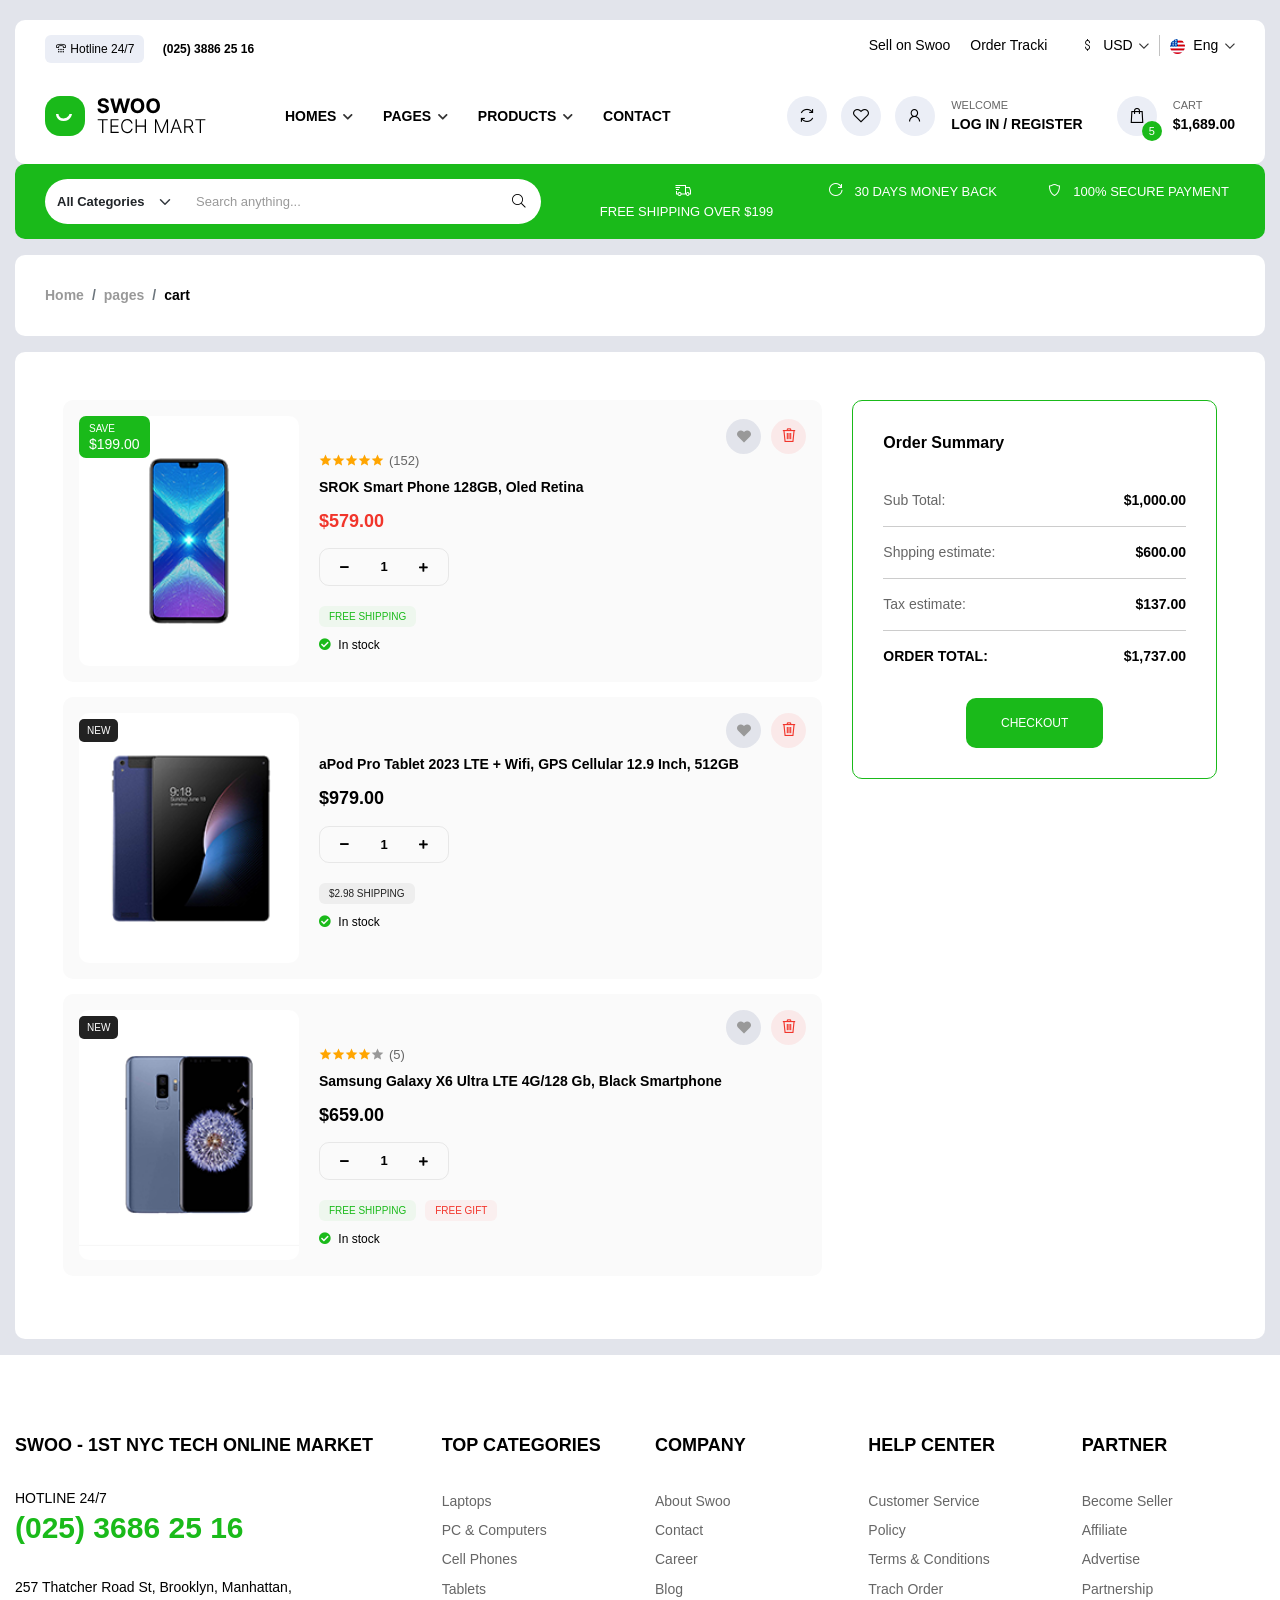
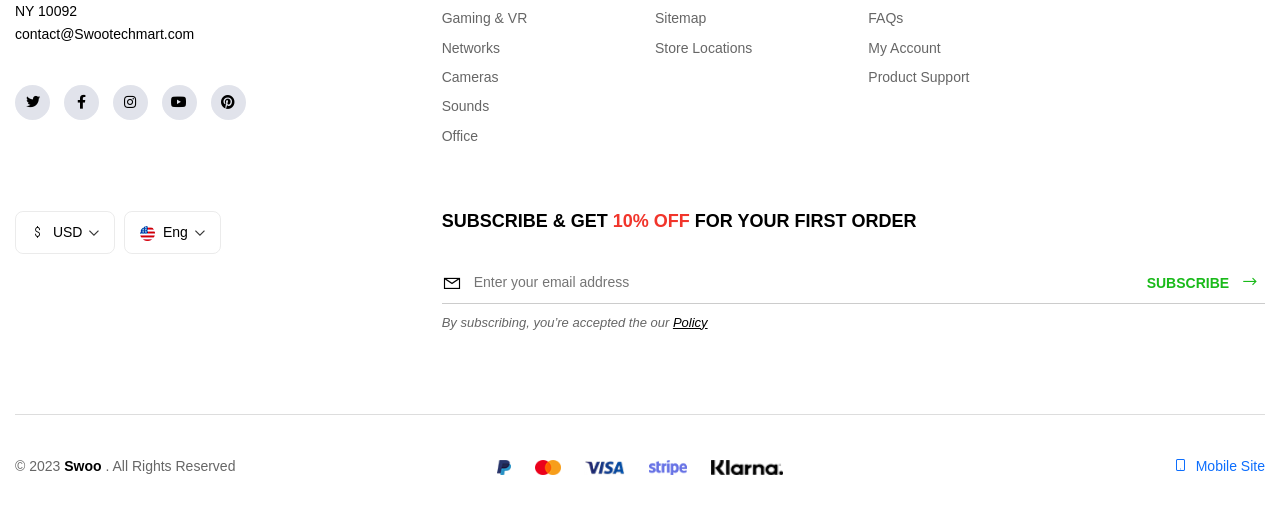
<file: swoo_html/inner_pages/cart.html>
<!DOCTYPE html>
<html lang="en">

<head>
    <!-- Metas -->
    <meta charset="utf-8">
    <meta http-equiv="X-UA-Compatible" content="IE=edge">
    <meta name="viewport" content="width=device-width, initial-scale=1, maximum-scale=1">
    <meta name="keywords" content="HTML5 Template swoo Multi-Purpose themeforest">
    <meta name="description" content="swoo - Multi-Purpose HTML5 Template">
    <meta name="author" content="">

    <!-- Title  -->
    <title>Swoo</title>

    <!-- Favicon -->
    <link rel="shortcut icon" href="../common/assets/img/fav2.png" title="Favicon" sizes="16x16">

    <!-- bootstrap 5 -->
    <link rel="stylesheet" href="../common/assets/css/lib/bootstrap.min.css">

    <!-- font family -->
    <link href="https://fonts.googleapis.com/css2?family=Plus+Jakarta+Sans:ital,wght@0,200;0,300;0,400;0,500;0,600;0,700;0,800;1,200;1,300;1,400;1,500;1,600;1,700;1,800&display=swap" rel="stylesheet">

    <!-- fontawesome icons  -->
    <link rel="stylesheet" href="../common/assets/css/lib/all.min.css">
    <!-- fontawesome icons  -->
    <link rel="stylesheet" href="../common/assets/css/lib/line-awesome.css">
    <!-- animate css  -->
    <link rel="stylesheet" href="../common/assets/css/lib/animate.css">
    <!-- fancybox popup  -->
    <link rel="stylesheet" href="../common/assets/css/lib/jquery.fancybox.css">
    <!-- lity popup  -->
    <link rel="stylesheet" href="../common/assets/css/lib/lity.css">
    <!-- swiper slider  -->
    <link rel="stylesheet" href="../common/assets/css/lib/swiper8.min.css">

    <!-- common style -->
    <link rel="stylesheet" href="../common/assets/css/common_style.css">

    <!-- home style -->
    <link rel="stylesheet" href="assets/css/inner_pages.css">
</head>

<body class="home-style3 cart-pg-1">

    <div class="body-container">

        <div class="container container-llgg">

            <!--  Start navbar container  -->
            <div class="tc-navbar-container-style3">

                <div class="wh-box p-15 radius-4 bg-white mt-20">
                    <!--  Start top-navbar  -->
                    <div class="top-navbar-style3">
                        <div class="container">
                            <div class="row">
                                <div class="col-lg-6">
                                    <div class="hot-line">
                                        <small> <i class="las la-tty"></i> Hotline 24/7 </small>
                                        <a href="tel:(025)38862516" class="fw-bold"> (025) 3886 25 16 </a>
                                    </div>
                                </div>
                                <div class="col-lg-6 mt-4 mt-lg-0">
                                    <div class="top-nav-side justify-content-lg-end">
                                        <div class="side-links">
                                            <a href="#" class="me-lg-3"> Sell on Swoo </a>
                                            <a href="#" class="me-lg-4"> Order Tracki </a>
                                        </div>
                                        <ul class="links-ul">
                                            <li class="dropdown">
                                                <a class="dropdown-toggle" href="#" id="navbarDropdown" role="button" data-bs-toggle="dropdown" aria-expanded="false">
                                                    <i class="la la-dollar-sign me-1"></i> USD
                                                </a>
                                                <ul class="dropdown-menu" aria-labelledby="navbarDropdown">
                                                  <li><a class="dropdown-item" href="#">USD</a></li>
                                                  <li><a class="dropdown-item" href="#">USD</a></li>
                                                </ul>
                                            </li>
                                            <li class="dropdown">
                                                <a class="dropdown-toggle" href="#" id="navbarDropdown1" role="button" data-bs-toggle="dropdown" aria-expanded="false">
                                                    <img src="assets/img/eng.png" alt="" class="me-1 icon-15"> Eng
                                                </a>
                                                <ul class="dropdown-menu" aria-labelledby="navbarDropdown1">
                                                  <li><a class="dropdown-item" href="#">Arabic</a></li>
                                                </ul>
                                            </li>
                                        </ul>
                                    </div>
                                </div>
                            </div>
                        </div>
                    </div>
                    <!--  End top-navbar  -->

                    <!--  Start navbar  -->
                    <nav class="navbar navbar-expand-lg navbar-light tc-navbar-style3">
                        <div class="container">
                            <a class="navbar-brand" href="#">
                                <img src="assets/img/logo.png" alt="" class="logo">
                            </a>
                            <button class="navbar-toggler" type="button" data-bs-toggle="collapse" data-bs-target="#navbarSupportedContent" aria-controls="navbarSupportedContent" aria-expanded="false" aria-label="Toggle navigation">
                                <span class="navbar-toggler-icon"></span>
                            </button>
                            <div class="collapse navbar-collapse ms-lg-5" id="navbarSupportedContent">
                                <ul class="navbar-nav me-auto mb-2 mb-lg-0">
                                    <li class="dropdown">
                                        <a class="nav-link dropdown-toggle" href="#" id="navbarDropdown1" role="button" data-bs-toggle="dropdown"
                                            aria-expanded="false">
                                            Homes
                                        </a>
                                        <ul class="dropdown-menu" aria-labelledby="navbarDropdown1">
                                            <li><a class="dropdown-item" href="../home_baby/index.html">Home Baby</a></li>
                                            <li><a class="dropdown-item" href="../home_electronic/index.html">Home Electronic</a></li>
                                            <li><a class="dropdown-item" href="../home_lighting/index.html">Home Lighting</a></li>
                                            <li><a class="dropdown-item" href="../home_pets/index.html">Home Pets</a></li>
                                            <li><a class="dropdown-item" href="../home_tech/index.html">Home Tech</a></li>
                                        </ul>
                                    </li>
                                    <li class="dropdown">
                                        <a class="nav-link dropdown-toggle" href="#" id="navbarDropdown2" role="button" data-bs-toggle="dropdown"
                                            aria-expanded="false">
                                            Pages
                                        </a>
                                        <ul class="dropdown-menu" aria-labelledby="navbarDropdown2">
                                            <li><a class="dropdown-item" href="../inner_pages/about.html">About</a></li>
                                            <li><a class="dropdown-item" href="../inner_pages/contact.html">Contact</a></li>
                                            <li><a class="dropdown-item" href="../inner_pages/login.html">Login</a></li>
                                            <li><a class="dropdown-item" href="../inner_pages/profile.html">Profile</a></li>
                                            <li><a class="dropdown-item" href="../inner_pages/register.html">Register</a></li>
                                        </ul>
                                    </li> 
                                    <li class="dropdown">
                                        <a class="nav-link dropdown-toggle" href="#" id="navbarDropdown3" role="button" data-bs-toggle="dropdown"
                                            aria-expanded="false">
                                            Products
                                        </a>
                                        <ul class="dropdown-menu" aria-labelledby="navbarDropdown3">
                                            <li><a class="dropdown-item" href="../inner_pages/products.html">products</a></li>
                                            <li><a class="dropdown-item" href="../inner_pages/products_layout_2.html">products layout 2</a></li>
                                            <li><a class="dropdown-item" href="../inner_pages/cart.html">Cart</a></li>
                                            <li><a class="dropdown-item" href="../inner_pages/checkout.html">Checkout</a></li>
                                            <li><a class="dropdown-item" href="../inner_pages/single_product.html">Single Product</a></li>
                                            <li><a class="dropdown-item" href="../inner_pages/single_product_pay.html">Single Product Pay</a></li>
                                        </ul>
                                    </li>
                                    <li class="nav-item">
                                        <a class="nav-link" href="../inner_pages/contact.html">Contact</a>
                                    </li>
                                    <li class="nav-item d-block d-lg-none">
                                        <a class="nav-link" href="../inner_pages/login.html">login</a>
                                    </li>
                                    <li class="nav-item d-block d-lg-none">
                                        <a class="nav-link" href="../inner_pages/register.html">Register</a>
                                    </li>
                                </ul>
                            </div>
                            <div class="side-nav d-none d-lg-flex">
                                <div class="icons">
                                    <a href="#" class="icon-link"> <i class="las la-sync-alt"></i> </a>
                                    <a href="#" class="icon-link"> <i class="lar la-heart"></i> </a>
                                    <a href="#" class="icon-link"> <i class="las la-user"></i> </a>
                                </div>
                                <div class="text-item ms-3">
                                    <small class="fsz-11 color-666 text-uppercase d-block"> welcome </small>
                                    <a href="../inner_pages/login.html" class="fsz-14 text-uppercase fw-bold"> log in / Register </a>
                                </div>
                                <div class="icons ms-4">
                                    <a href="../inner_pages/cart.html" class="icon-link"> <i class="las la-shopping-bag"></i> <span class="num">5</span> </a>
                                </div>
                                <div class="text-item ms-3">
                                    <small class="fsz-11 color-666 text-uppercase d-block"> cart </small>
                                    <a href="../inner_pages/cart.html" class="fsz-14 text-uppercase fw-bold"> $1,689.00 </a>
                                </div>
                            </div>
                        </div>
                    </nav>
                    <!--  End navbar  -->
                </div>

                <!--  Start search nav  -->
                <div class="search-nav-style3">
                    <div class="container">
                        <div class="row align-items-center gx-0">
                            <div class="col-lg-5">
                                <div class="search-cat">
                                    <div class="input-group flex-nowrap">
                                        <select name="name" class="form-select">
                                            <option value=""> All Categories </option>
                                            <option value=""> Categories 1 </option>
                                            <option value=""> Categories 2 </option>
                                        </select>
                                        <input type="text" class="form-control" placeholder="Search anything...">
                                        <a href="#" class="search-btn"> <i class="fal fa-search"></i> </a>
                                    </div>
                                </div>
                            </div>
                            <div class="col-lg-7 d-none d-lg-block">
                                <div class="delivery-features ps-lg-5">
                                    <div class="row">
                                        <div class="col-lg-4">
                                            <a href="#" class="feat-link"> <i class="la la-shipping-fast fs-6 me-2"></i> <span> free shipping over $199 </span> </a>
                                        </div>
                                        <div class="col-lg-4">
                                            <a href="#" class="feat-link"> <i class="las la-redo-alt fs-6 me-2"></i> <span> 30 days money back </span> </a>
                                        </div>
                                        <div class="col-lg-4">
                                            <a href="#" class="feat-link"> <i class="las la-shield-alt fs-6 me-2"></i> <span> 100% secure payment </span> </a>
                                        </div>
                                    </div>
                                </div>
                            </div>
                        </div>
                    </div>
                </div>
                <!--  End search nav  -->

            </div>
            <!--  End navbar container  -->


            <!--Contents-->
            <main>

                <!--  Start breadcrumb  -->
                <section class="tc-breadcrumb-style6 p-30 radius-4 bg-white mt-3 wow fadeInUp">
                    <nav aria-label="breadcrumb">
                        <ol class="breadcrumb fw-bold mb-0">
                          <li class="breadcrumb-item color-999"><a href="#">Home</a></li>
                          <li class="breadcrumb-item color-999"><a href="#">pages</a></li>
                          <li class="breadcrumb-item active color-000" aria-current="page">cart</li>
                        </ol>
                      </nav>
                </section>
                <!--  End breadcrumb  -->


                <!--  Start cart  -->
                <section class="tc-cart p-5 radius-4 bg-white mt-3 mb-3">
                    <div class="row">
                        <div class="col-lg-8">
                            <div class="products">
                                <div class="product-card">
                                    <div class="top-inf">
                                        <div class="dis-card">
                                            <small class="fsz-10 d-block text-uppercase"> save </small>
                                            <h6 class="fsz-14"> $199.00 </h6>
                                        </div>
                                        <a href="#0" class="fav-btn"> <i class="las la-heart"></i> </a>
                                        <a href="#0" class="remove-btn"> <i class="las la-trash"></i> </a>
                                    </div>
                                    <a href="#0" class="img">
                                        <img src="assets/img/products/prod26.png" alt="" class="img-contain main-image">
                                    </a>
                                    <div class="info">
                                        <div class="rating">
                                            <div class="stars">
                                                <i class="la la-star"></i>
                                                <i class="la la-star"></i>
                                                <i class="la la-star"></i>
                                                <i class="la la-star"></i>
                                                <i class="la la-star"></i>
                                            </div>
                                            <span class="num"> (152) </span>
                                        </div>
                                        <h6> <a href="#" class="prod-title fsz-14 fw-bold mt-2 hover-green2"> SROK Smart Phone 128GB, Oled Retina </a> </h6>
                                        <div class="price mt-15">
                                            <h5 class="fsz-18 color-red1 fw-600"> $579.00 </h5>
                                        </div>
                                        <div class="add-more mt-3">
                                            <span class="qt-minus"><i class="fas fa-minus"></i></span>
                                            <input type="text" class="qt border-0" value="1">
                                            <span class="qt-plus"><i class="fas fa-plus"></i></span>
                                        </div>
                                        <div class="meta">
                                            <a href="#" class="meta-item color-green2"> free shipping <span class="bg bg-green2"></span> </a>
                                        </div>
                                        <p class="fsz-12 mt-2"> <i class="fas fa-check-circle color-green2 me-1"></i> In stock </p>
                                    </div>
                                </div>
                                <div class="product-card">
                                    <div class="top-inf">
                                        <small class="fsz-10 py-1 px-2 radius-2 bg-222 text-white text-uppercase"> new </small>
                                        <a href="#0" class="fav-btn"> <i class="las la-heart"></i> </a>
                                        <a href="#0" class="remove-btn"> <i class="las la-trash"></i> </a>
                                    </div>
                                    <a href="#0" class="img">
                                        <img src="assets/img/products/prod27.png" alt="" class="img-contain main-image">
                                    </a>
                                    <div class="info">
                                        <h6> <a href="#" class="prod-title fsz-14 fw-bold mt-2 hover-green2"> aPod Pro Tablet 2023  LTE + Wifi, GPS Cellular 12.9 Inch, 512GB </a> </h6>
                                        <div class="price mt-15">
                                            <h5 class="fsz-18 fw-600"> $979.00 </h5>
                                        </div>
                                        <div class="add-more mt-3">
                                            <span class="qt-minus"><i class="fas fa-minus"></i></span>
                                            <input type="text" class="qt border-0" value="1">
                                            <span class="qt-plus"><i class="fas fa-plus"></i></span>
                                        </div>
                                        <div class="meta">
                                            <a href="#" class="meta-item color-222"> $2.98 Shipping <span class="bg bg-222"></span> </a>
                                        </div>
                                        <p class="fsz-12 mt-2"> <i class="fas fa-check-circle color-green2 me-1"></i> In stock </p>
                                    </div>
                                </div>
                                <div class="product-card">
                                    <div class="top-inf">
                                        <small class="fsz-10 py-1 px-2 radius-2 bg-222 text-white text-uppercase"> new </small>
                                        <a href="#0" class="fav-btn"> <i class="las la-heart"></i> </a>
                                        <a href="#0" class="remove-btn"> <i class="las la-trash"></i> </a>
                                    </div>
                                    <a href="#0" class="img">
                                        <img src="assets/img/products/prod65.png" alt="" class="img-contain main-image">
                                    </a>
                                    <div class="info">
                                        <div class="rating">
                                            <div class="stars">
                                                <i class="la la-star"></i>
                                                <i class="la la-star"></i>
                                                <i class="la la-star"></i>
                                                <i class="la la-star"></i>
                                                <i class="la la-star color-999"></i>
                                            </div>
                                            <span class="num"> (5) </span>
                                        </div>
                                        <h6> <a href="#" class="prod-title fsz-14 fw-bold mt-2 hover-green2"> Samsung Galaxy X6 Ultra LTE 4G/128 Gb, Black  Smartphone  </a> </h6>
                                        <div class="price mt-15">
                                            <h5 class="fsz-18 fw-600"> $659.00 </h5>
                                        </div>
                                        <div class="add-more mt-3">
                                            <span class="qt-minus"><i class="fas fa-minus"></i></span>
                                            <input type="text" class="qt border-0" value="1">
                                            <span class="qt-plus"><i class="fas fa-plus"></i></span>
                                        </div>
                                        <div class="meta">
                                            <a href="#" class="meta-item color-green2"> free shipping <span class="bg bg-green2"></span> </a>
                                            <a href="#" class="meta-item color-red1"> free gift <span class="bg bg-red1"></span> </a>
                                        </div>
                                        <p class="fsz-12 mt-2"> <i class="fas fa-check-circle color-green2 me-1"></i> In stock </p>
                                    </div>
                                </div>
                            </div>
                        </div>
                        <div class="col-lg-4">
                            <div class="cart-card">
                                <strong class="fsz-16 d-block mb-20"> Order Summary </strong>
                                <div class="card-item"> <span> Sub Total: </span> <strong class="color-000"> $1,000.00 </strong> </div>
                                <div class="card-item"> <span> Shpping estimate: </span> <strong class="color-000"> $600.00 </strong> </div>
                                <div class="card-item"> <span> Tax estimate: </span> <strong class="color-000"> $137.00 </strong> </div>
                                <div class="card-item border-0"> <strong class="color-000 text-uppercase"> Order total: </strong> <strong class="color-000"> $1,737.00 </strong> </div>
                                <div class="btns pt-3">
                                    <div class="row justify-content-center">
                                        <div class="col-lg-6">
                                            <a href="#" class="butn bg-green2 text-white radius-4 fw-500 fsz-12 text-uppercase text-center mt-3 mt-lg-0 py-3 px-3 w-100"> <span> checkout </span> </a>
                                        </div>
                                    </div>
                                </div>
                            </div>
                        </div>
                    </div>
                </section>
                <!--  End cart  -->


            </main>
            <!--End-Contents-->

        </div>

    </div>

    <!--  Start footer  -->
    <footer class="tc-footer-style3">
        <div class="container">
            <div class="footer-content">
                <div class="row">
                    <div class="col-lg-4">
                        <div class="foot-info">
                            <h6 class="fsz-18 fw-bold mb-30 text-uppercase"> Swoo - 1st NYC tech online market </h6>
                            <p class="text-uppercase"> hotline 24/7 </p>
                            <h4 class="fsz-30 fw-bold color-green2 mb-30"> (025) 3686 25 16 </h4>
                            <p class="fsz-14 color-000"> 257 Thatcher Road St, Brooklyn, Manhattan, <br> NY 10092 </p>
                            <a class="fsz-14 color-000" href="#"> contact@Swootechmart.com </a>
                            <div class="foot-social mt-40">
                                <a href="#"> <i class="fab fa-twitter"></i> </a>
                                <a href="#"> <i class="fab fa-facebook-f"></i> </a>
                                <a href="#"> <i class="fab fa-instagram"></i> </a>
                                <a href="#"> <i class="fab fa-youtube"></i> </a>
                                <a href="#"> <i class="fab fa-pinterest"></i> </a>
                            </div>
                        </div>
                    </div>
                    <div class="col-lg-2">
                        <div class="links">
                            <h6 class="fsz-18 fw-bold mb-30 text-uppercase"> top Categories </h6>
                            <ul class="links-list">
                                <li> <a href="#"> Laptops </a> </li>
                                <li> <a href="#"> PC & Computers </a> </li>
                                <li> <a href="#"> Cell Phones </a> </li>
                                <li> <a href="#"> Tablets </a> </li>
                                <li> <a href="#"> Gaming & VR </a> </li>
                                <li> <a href="#"> networks </a> </li>
                                <li> <a href="#"> Cameras </a> </li>
                                <li> <a href="#"> Sounds </a> </li>
                                <li> <a href="#"> Office </a> </li>
                            </ul>
                        </div>
                    </div>
                    <div class="col-lg-2">
                        <div class="links">
                            <h6 class="fsz-18 fw-bold mb-30 text-uppercase"> company </h6>
                            <ul class="links-list">
                                <li> <a href="#"> About Swoo </a> </li>
                                <li> <a href="#"> Contact </a> </li>
                                <li> <a href="#"> Career </a> </li>
                                <li> <a href="#"> Blog </a> </li>
                                <li> <a href="#"> Sitemap </a> </li>
                                <li> <a href="#"> Store Locations </a> </li>
                            </ul>
                        </div>
                    </div>
                    <div class="col-lg-2">
                        <div class="links">
                            <h6 class="fsz-18 fw-bold mb-30 text-uppercase"> help center </h6>
                            <ul class="links-list">
                                <li> <a href="#"> Customer Service </a> </li>
                                <li> <a href="#"> Policy </a> </li>
                                <li> <a href="#"> Terms & Conditions </a> </li>
                                <li> <a href="#"> Trach Order </a> </li>
                                <li> <a href="#"> FAQs </a> </li>
                                <li> <a href="#"> My Account </a> </li>
                                <li> <a href="#"> Product Support </a> </li>
                            </ul>
                        </div>
                    </div>
                    <div class="col-lg-2">
                        <div class="links">
                            <h6 class="fsz-18 fw-bold mb-30 text-uppercase"> partner </h6>
                            <ul class="links-list">
                                <li> <a href="#"> Become Seller </a> </li>
                                <li> <a href="#"> Affiliate </a> </li>
                                <li> <a href="#"> Advertise </a> </li>
                                <li> <a href="#"> Partnership </a> </li>
                            </ul>
                        </div>
                    </div>
                </div>
                <div class="footer-btm-info mt-60">
                    <div class="row">
                        <div class="col-lg-4">
                            <div class="dropdowns">
                                <ul class="links-ul">
                                    <li class="dropdown">
                                        <a class="dropdown-toggle" href="#" id="navbarDropdown" role="button" data-bs-toggle="dropdown" aria-expanded="false">
                                            <i class="la la-dollar-sign me-1"></i> USD
                                        </a>
                                        <ul class="dropdown-menu" aria-labelledby="navbarDropdown">
                                          <li><a class="dropdown-item" href="#">USD</a></li>
                                          <li><a class="dropdown-item" href="#">USD</a></li>
                                        </ul>
                                    </li>
                                    <li class="dropdown">
                                        <a class="dropdown-toggle" href="#" id="navbarDropdown1" role="button" data-bs-toggle="dropdown" aria-expanded="false">
                                            <img src="assets/img/eng.png" alt="" class="me-1 icon-15"> Eng
                                        </a>
                                        <ul class="dropdown-menu" aria-labelledby="navbarDropdown1" style="">
                                          <li><a class="dropdown-item" href="#">Arabic</a></li>
                                        </ul>
                                    </li>
                                </ul>
                            </div>
                        </div>
                        <div class="col-lg-8">
                            <div class="subscribe-content">
                                <h6 class="fsz-18 fw-bold mb-30 text-uppercase"> subscribe & get <span class="color-red1"> 10% off </span> for your first order </h6>
                                <div class="form-group">
                                    <span class="icon"> <i class="la la-envelope"></i> </span>
                                    <input type="text" placeholder="Enter your email address">
                                    <button> subscribe <i class="la la-long-arrow-right ms-2 fsz-18"></i> </button>
                                </div>
                                <p class="fsz-13 fst-italic color-666 mt-2"> By subscribing, you’re accepted the our <a href="#" class="color-000 text-decoration-underline"> Policy </a> </p>
                            </div>
                        </div>
                    </div>
                </div>
            </div>
            <div class="foot ">
                <div class="row align-items-center">
                    <div class="col-lg-4 text-center text-lg-start">
                        <p class="color-666"> © 2023 <strong class="color-000"> Swoo </strong>. All Rights Reserved </p>
                    </div>
                    <div class="col-lg-4">
                        <div class="pay-imgs text-center my-3 my-lg-0">
                            <img src="assets/img/payment/pay1.png" alt="">
                            <img src="assets/img/payment/pay2.png" alt="">
                            <img src="assets/img/payment/pay3.png" alt="">
                            <img src="assets/img/payment/pay4.png" alt="">
                            <img src="assets/img/payment/pay5.png" alt="">
                        </div>
                    </div>
                    <div class="col-lg-4 text-center text-lg-end">
                        <a href="#" class="text-primary"> <i class="la la-mobile me-1 fsz-16"></i> Mobile Site </a>
                    </div>
                </div>
            </div>
        </div>
        <div class="mob-navigation d-flex d-lg-none">
            <ul>
                <li class="list">
                    <a href="#0">
                        <span class="icon"> <i class="las la-sync-alt"></i> </span>
                        <span class="text">Compare</span>
                    </a>
                </li>
                <li class="list">
                    <a href="#0">
                        <span class="icon"> <i class="lar la-heart"></i> </span>
                        <span class="text">Favorite</span>
                    </a>
                </li>
                <li class="list active">
                    <a href="#0">
                        <span class="icon"> <i class="las la-home"></i> </span>
                        <span class="text">Home</span>
                    </a>
                </li>
                <li class="list">
                    <a href="#0">
                        <span class="icon"> <i class="las la-shopping-bag"></i> </span>
                        <span class="text">Cart</span>
                    </a>
                </li>
                <li class="list">
                    <a href="#0">
                        <span class="icon"> <i class="las la-user"></i> </span>
                        <span class="text">Profile</span>
                    </a>
                </li>
                <li class="indicator"></li>
            </ul>
        </div>
    </footer>
    <!--  End footer  -->
    

    <!--  Start to top button  -->
    <!-- <a href="#" class="to_top">
        <i class="la la-angle-up"></i>
    </a> -->
    <!--  End to top button  -->

    <!--  request  -->
    <script src="../common/assets/js/lib/jquery-3.0.0.min.js"></script>
    <script src="../common/assets/js/lib/jquery-migrate-3.0.0.min.js"></script>
    <script src="../common/assets/js/lib/bootstrap.bundle.min.js"></script>
    <script src="../common/assets/js/lib/wow.min.js"></script>
    <script src="../common/assets/js/lib/jquery.fancybox.js"></script>
    <script src="../common/assets/js/lib/lity.js"></script>
    <script src="../common/assets/js/lib/swiper8-bundle.min.js"></script>
    <script src="../common/assets/js/lib/jquery.waypoints.min.js"></script>
    <script src="../common/assets/js/lib/jquery.counterup.js"></script>
    <script src="../common/assets/js/lib/parallaxie.js"></script>
    <script src="../common/assets/js/common_js.js"></script>

    <!-- ===== home scripts ===== -->
    <!-- <script src="../home_tech/assets/js/home_3_scripts.js"></script> -->

    <!-- ===== innerpages scripts ===== -->
    <script src="assets/js/inner_pages.js"></script>

</body>

</html>
</file>
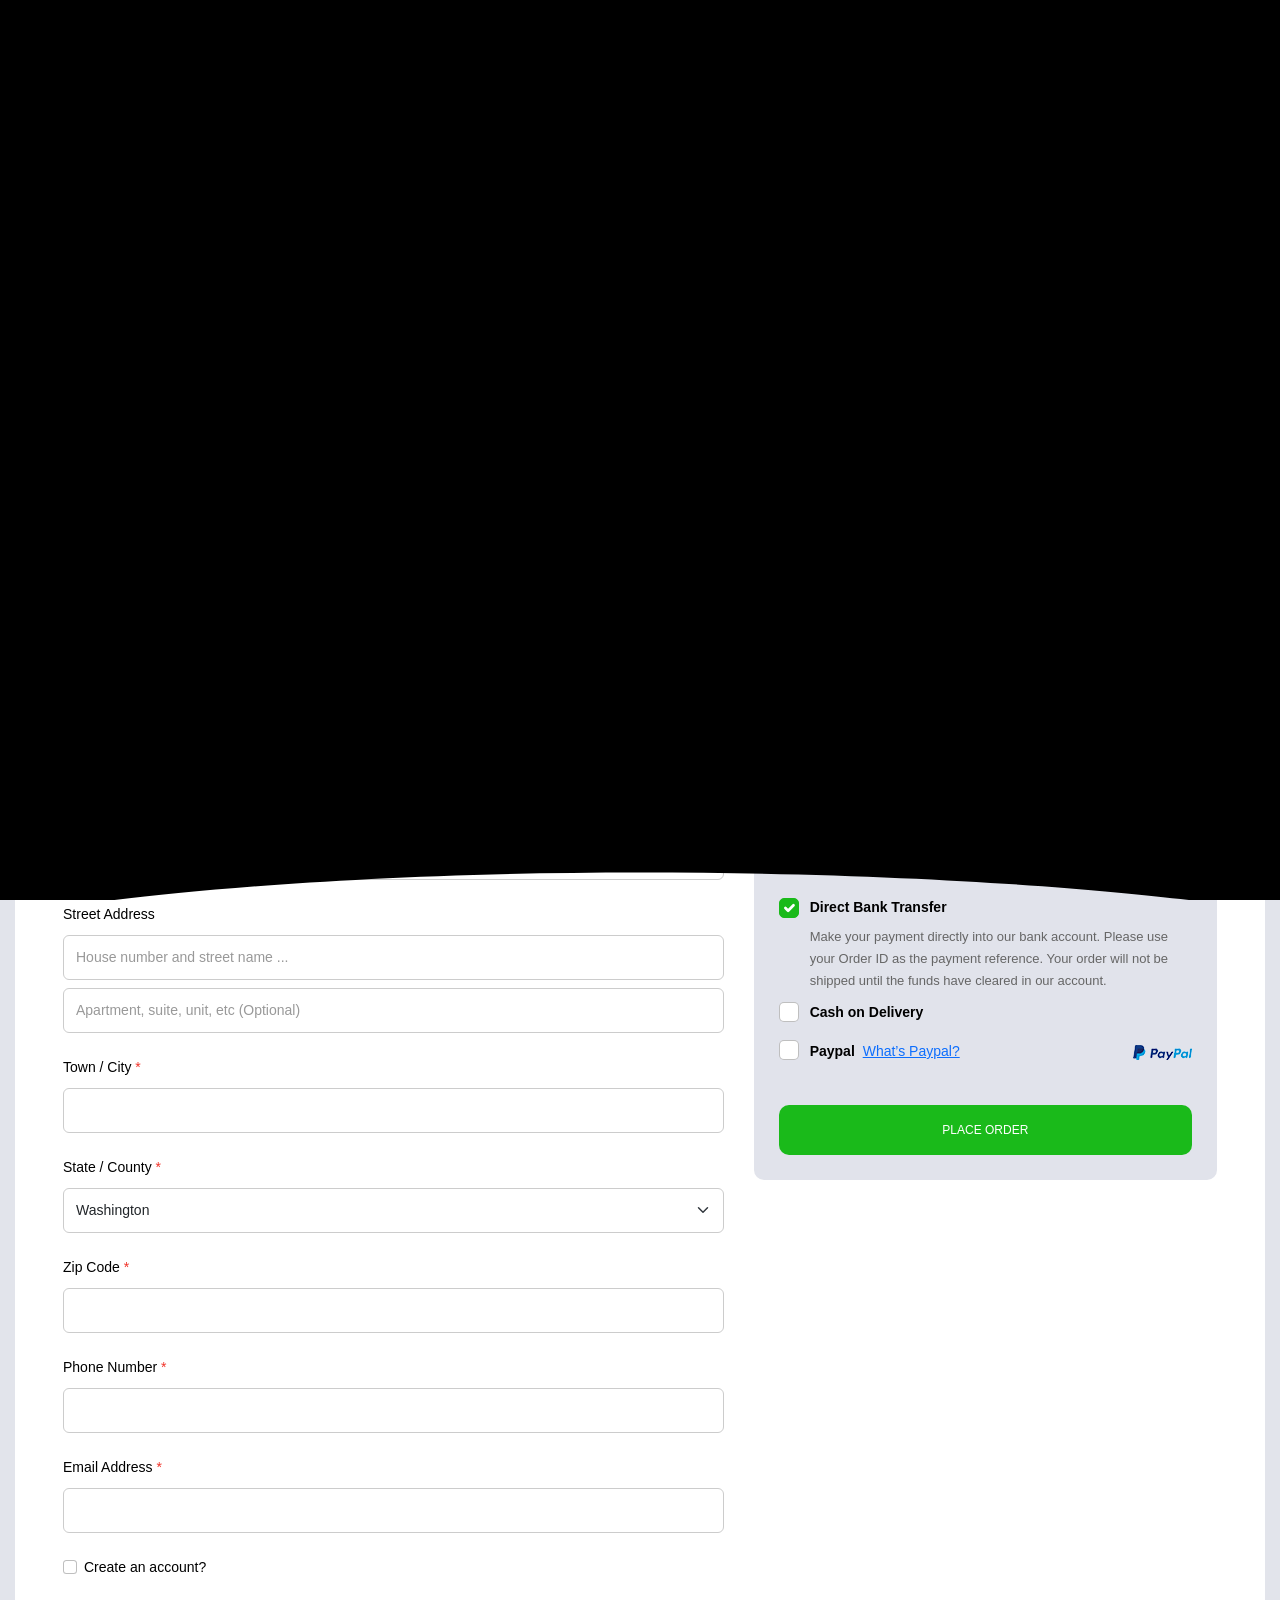
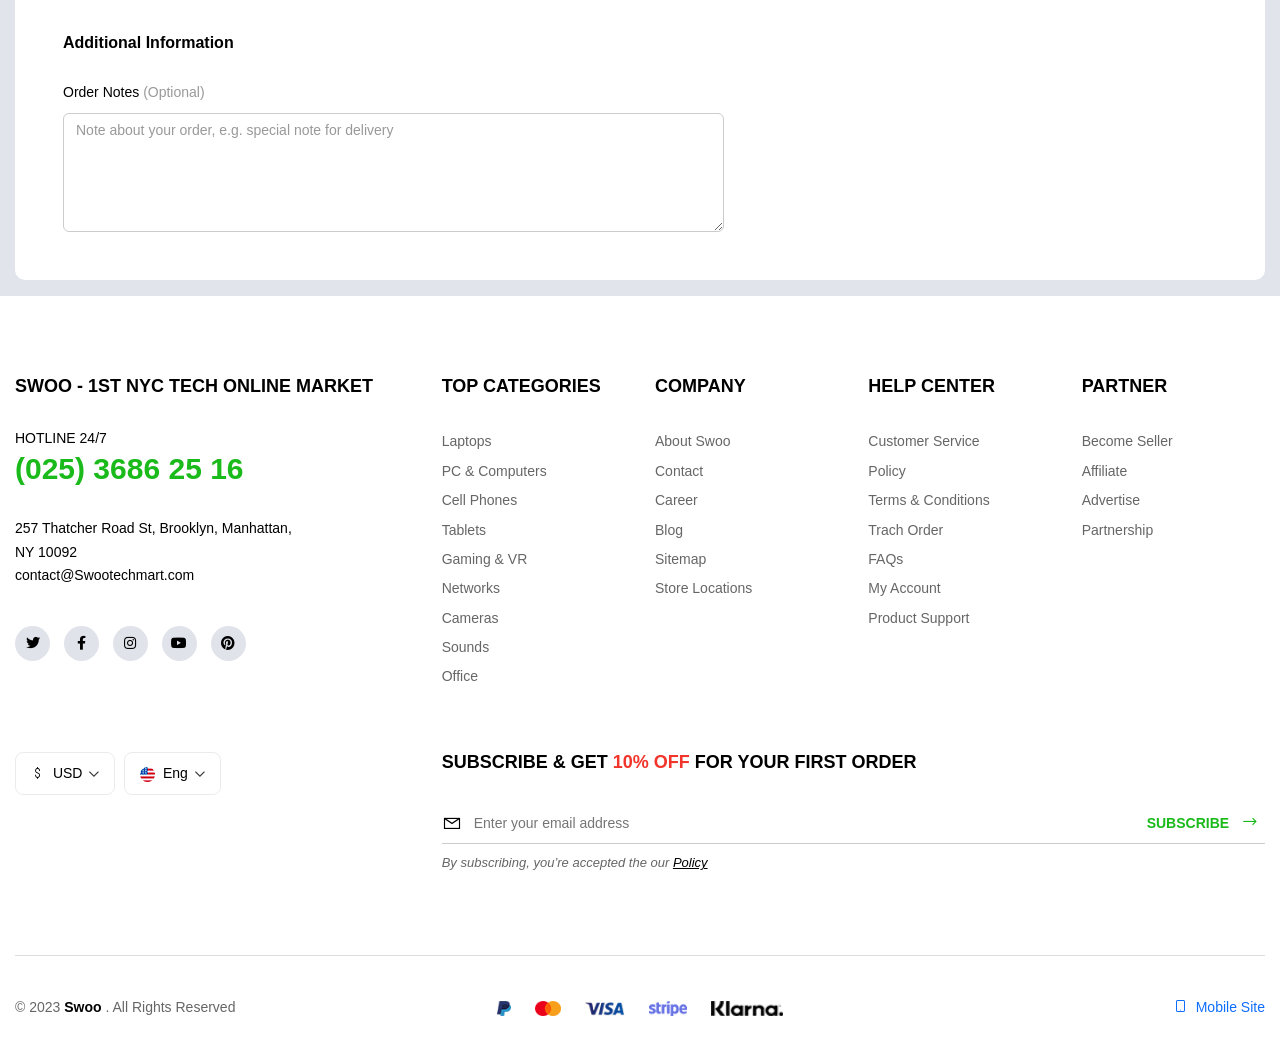
<file: swoo_html/inner_pages/checkout.html>
<!DOCTYPE html>
<html lang="en">

<head>
    <!-- Metas -->
    <meta charset="utf-8">
    <meta http-equiv="X-UA-Compatible" content="IE=edge">
    <meta name="viewport" content="width=device-width, initial-scale=1, maximum-scale=1">
    <meta name="keywords" content="HTML5 Template swoo Multi-Purpose themeforest">
    <meta name="description" content="swoo - Multi-Purpose HTML5 Template">
    <meta name="author" content="">

    <!-- Title  -->
    <title>Swoo</title>

    <!-- Favicon -->
    <link rel="shortcut icon" href="../common/assets/img/fav2.png" title="Favicon" sizes="16x16">

    <!-- bootstrap 5 -->
    <link rel="stylesheet" href="../common/assets/css/lib/bootstrap.min.css">

    <!-- font family -->
    <link href="https://fonts.googleapis.com/css2?family=Plus+Jakarta+Sans:ital,wght@0,200;0,300;0,400;0,500;0,600;0,700;0,800;1,200;1,300;1,400;1,500;1,600;1,700;1,800&display=swap" rel="stylesheet">

    <!-- fontawesome icons  -->
    <link rel="stylesheet" href="../common/assets/css/lib/all.min.css">
    <!-- fontawesome icons  -->
    <link rel="stylesheet" href="../common/assets/css/lib/line-awesome.css">
    <!-- animate css  -->
    <link rel="stylesheet" href="../common/assets/css/lib/animate.css">
    <!-- fancybox popup  -->
    <link rel="stylesheet" href="../common/assets/css/lib/jquery.fancybox.css">
    <!-- lity popup  -->
    <link rel="stylesheet" href="../common/assets/css/lib/lity.css">
    <!-- swiper slider  -->
    <link rel="stylesheet" href="../common/assets/css/lib/swiper8.min.css">
    <!-- izi toast  -->
    <link rel="stylesheet" href="../common/assets/css/lib/iziToast.min.css">

    <!-- common style -->
    <link rel="stylesheet" href="../common/assets/css/common_style.css">

    <!-- home style -->
    <link rel="stylesheet" href="assets/css/inner_pages.css">
</head>

<body class="home-style3 checkout-pg-1">

    <!--  Start loader  -->
    <div class="loader-wrap">
        <svg viewBox="0 0 1000 1000" preserveAspectRatio="none">
            <path id="svg" d="M0,1005S175,995,500,995s500,5,500,5V0H0Z"></path>
        </svg>

        <div class="loader-wrap-heading">
            <div class="load-text">
                <span>L</span>
                <span>o</span>
                <span>a</span>
                <span>d</span>
                <span>i</span>
                <span>n</span>
                <span>g</span>
            </div>
        </div>
    </div>
    <!--  End loader  -->

    <div class="body-container">

        <div class="container container-llgg">

            <!--  Start navbar container  -->
            <div class="tc-navbar-container-style3">

                <div class="wh-box p-15 radius-4 bg-white mt-20">
                    <!--  Start top-navbar  -->
                    <div class="top-navbar-style3">
                        <div class="container">
                            <div class="row">
                                <div class="col-lg-6">
                                    <div class="hot-line">
                                        <small> <i class="las la-tty"></i> Hotline 24/7 </small>
                                        <a href="tel:(025)38862516" class="fw-bold"> (025) 3886 25 16 </a>
                                    </div>
                                </div>
                                <div class="col-lg-6 mt-4 mt-lg-0">
                                    <div class="top-nav-side justify-content-lg-end">
                                        <div class="side-links">
                                            <a href="#" class="me-lg-3"> Sell on Swoo </a>
                                            <a href="#" class="me-lg-4"> Order Tracki </a>
                                        </div>
                                        <ul class="links-ul">
                                            <li class="dropdown">
                                                <a class="dropdown-toggle" href="#" id="navbarDropdown" role="button" data-bs-toggle="dropdown" aria-expanded="false">
                                                    <i class="la la-dollar-sign me-1"></i> USD
                                                </a>
                                                <ul class="dropdown-menu" aria-labelledby="navbarDropdown">
                                                  <li><a class="dropdown-item" href="#">USD</a></li>
                                                  <li><a class="dropdown-item" href="#">USD</a></li>
                                                </ul>
                                            </li>
                                            <li class="dropdown">
                                                <a class="dropdown-toggle" href="#" id="navbarDropdown1" role="button" data-bs-toggle="dropdown" aria-expanded="false">
                                                    <img src="assets/img/eng.png" alt="" class="me-1 icon-15"> Eng
                                                </a>
                                                <ul class="dropdown-menu" aria-labelledby="navbarDropdown1">
                                                  <li><a class="dropdown-item" href="#">Arabic</a></li>
                                                </ul>
                                            </li>
                                        </ul>
                                    </div>
                                </div>
                            </div>
                        </div>
                    </div>
                    <!--  End top-navbar  -->

                    <!--  Start navbar  -->
                    <nav class="navbar navbar-expand-lg navbar-light tc-navbar-style3">
                        <div class="container">
                            <a class="navbar-brand" href="#">
                                <img src="assets/img/logo.png" alt="" class="logo">
                            </a>
                            <button class="navbar-toggler" type="button" data-bs-toggle="collapse" data-bs-target="#navbarSupportedContent" aria-controls="navbarSupportedContent" aria-expanded="false" aria-label="Toggle navigation">
                                <span class="navbar-toggler-icon"></span>
                            </button>
                            <div class="collapse navbar-collapse ms-lg-5" id="navbarSupportedContent">
                                <ul class="navbar-nav me-auto mb-2 mb-lg-0">
                                    <li class="dropdown">
                                        <a class="nav-link dropdown-toggle" href="#" id="navbarDropdown1" role="button" data-bs-toggle="dropdown"
                                            aria-expanded="false">
                                            Homes
                                        </a>
                                        <ul class="dropdown-menu" aria-labelledby="navbarDropdown1">
                                            <li><a class="dropdown-item" href="../home_baby/index.html">Home Baby</a></li>
                                            <li><a class="dropdown-item" href="../home_electronic/index.html">Home Electronic</a></li>
                                            <li><a class="dropdown-item" href="../home_lighting/index.html">Home Lighting</a></li>
                                            <li><a class="dropdown-item" href="../home_pets/index.html">Home Pets</a></li>
                                            <li><a class="dropdown-item" href="../home_tech/index.html">Home Tech</a></li>
                                        </ul>
                                    </li>
                                    <li class="dropdown">
                                        <a class="nav-link dropdown-toggle" href="#" id="navbarDropdown2" role="button" data-bs-toggle="dropdown"
                                            aria-expanded="false">
                                            Pages
                                        </a>
                                        <ul class="dropdown-menu" aria-labelledby="navbarDropdown2">
                                            <li><a class="dropdown-item" href="../inner_pages/about.html">About</a></li>
                                            <li><a class="dropdown-item" href="../inner_pages/contact.html">Contact</a></li>
                                            <li><a class="dropdown-item" href="../inner_pages/login.html">Login</a></li>
                                            <li><a class="dropdown-item" href="../inner_pages/profile.html">Profile</a></li>
                                            <li><a class="dropdown-item" href="../inner_pages/register.html">Register</a></li>
                                        </ul>
                                    </li> 
                                    <li class="dropdown">
                                        <a class="nav-link dropdown-toggle" href="#" id="navbarDropdown3" role="button" data-bs-toggle="dropdown"
                                            aria-expanded="false">
                                            Products
                                        </a>
                                        <ul class="dropdown-menu" aria-labelledby="navbarDropdown3">
                                            <li><a class="dropdown-item" href="../inner_pages/products.html">products</a></li>
                                            <li><a class="dropdown-item" href="../inner_pages/products_layout_2.html">products layout 2</a></li>
                                            <li><a class="dropdown-item" href="../inner_pages/cart.html">Cart</a></li>
                                            <li><a class="dropdown-item" href="../inner_pages/checkout.html">Checkout</a></li>
                                            <li><a class="dropdown-item" href="../inner_pages/single_product.html">Single Product</a></li>
                                            <li><a class="dropdown-item" href="../inner_pages/single_product_pay.html">Single Product Pay</a></li>
                                        </ul>
                                    </li>
                                    <li class="nav-item">
                                        <a class="nav-link" href="../inner_pages/contact.html">Contact</a>
                                    </li>
                                    <li class="nav-item d-block d-lg-none">
                                        <a class="nav-link" href="../inner_pages/login.html">login</a>
                                    </li>
                                    <li class="nav-item d-block d-lg-none">
                                        <a class="nav-link" href="../inner_pages/register.html">Register</a>
                                    </li>
                                </ul>
                            </div>
                            <div class="side-nav d-none d-lg-flex">
                                <div class="icons">
                                    <a href="#" class="icon-link"> <i class="las la-sync-alt"></i> </a>
                                    <a href="#" class="icon-link"> <i class="lar la-heart"></i> </a>
                                    <a href="#" class="icon-link"> <i class="las la-user"></i> </a>
                                </div>
                                <div class="text-item ms-3">
                                    <small class="fsz-11 color-666 text-uppercase d-block"> welcome </small>
                                    <a href="../inner_pages/login.html" class="fsz-14 text-uppercase fw-bold"> log in / Register </a>
                                </div>
                                <div class="icons ms-4">
                                    <a href="../inner_pages/cart.html" class="icon-link"> <i class="las la-shopping-bag"></i> <span class="num">5</span> </a>
                                </div>
                                <div class="text-item ms-3">
                                    <small class="fsz-11 color-666 text-uppercase d-block"> cart </small>
                                    <a href="../inner_pages/cart.html" class="fsz-14 text-uppercase fw-bold"> $1,689.00 </a>
                                </div>
                            </div>
                        </div>
                    </nav>
                    <!--  End navbar  -->
                </div>

                <!--  Start search nav  -->
                <div class="search-nav-style3">
                    <div class="container">
                        <div class="row align-items-center gx-0">
                            <div class="col-lg-5">
                                <div class="search-cat">
                                    <div class="input-group flex-nowrap">
                                        <select name="name" class="form-select">
                                            <option value=""> All Categories </option>
                                            <option value=""> Categories 1 </option>
                                            <option value=""> Categories 2 </option>
                                        </select>
                                        <input type="text" class="form-control" placeholder="Search anything...">
                                        <a href="#" class="search-btn"> <i class="fal fa-search"></i> </a>
                                    </div>
                                </div>
                            </div>
                            <div class="col-lg-7 d-none d-lg-block">
                                <div class="delivery-features ps-lg-5">
                                    <div class="row">
                                        <div class="col-lg-4">
                                            <a href="#" class="feat-link"> <i class="la la-shipping-fast fs-6 me-2"></i> <span> free shipping over $199 </span> </a>
                                        </div>
                                        <div class="col-lg-4">
                                            <a href="#" class="feat-link"> <i class="las la-redo-alt fs-6 me-2"></i> <span> 30 days money back </span> </a>
                                        </div>
                                        <div class="col-lg-4">
                                            <a href="#" class="feat-link"> <i class="las la-shield-alt fs-6 me-2"></i> <span> 100% secure payment </span> </a>
                                        </div>
                                    </div>
                                </div>
                            </div>
                        </div>
                    </div>
                </div>
                <!--  End search nav  -->

            </div>
            <!--  End navbar container  -->


            <!--Contents-->
            <main>

                <!--  Start breadcrumb  -->
                <section class="tc-breadcrumb-style6 p-30 radius-4 bg-white mt-3 wow fadeInUp">
                    <nav aria-label="breadcrumb">
                        <ol class="breadcrumb fw-bold mb-0">
                          <li class="breadcrumb-item color-999"><a href="#">Home</a></li>
                          <li class="breadcrumb-item color-999"><a href="#">pages</a></li>
                          <li class="breadcrumb-item active color-000" aria-current="page">checkout</li>
                        </ol>
                      </nav>
                </section>
                <!--  End breadcrumb  -->


                <!--  Start checkout  -->
                <section class="tc-checkout p-5 radius-4 bg-white mt-3 mb-3">
                    <div class="checkout-form">
                        <h6 class="fsz-18 fw-bold text-uppercase mb-4"> checkout </h6>
                        <div class="alerts mb-30">
                            <div class="row">
                                <div class="col-lg-7">
                                    <div class="alert bg-light2 mb-3" role="alert">
                                        <p> <span class="icon"> <i class="la la-user me-2 fs-4"></i> </span> Returning customer? <a href="#" class="color-red1 text-decoration-underline"> Click here to log in </a> </p>
                                    </div>
                                </div>
                                <div class="col-lg-5">
                                    <div class="alert bg-light2 mb-3" role="alert">
                                        <p> <span class="icon"> <i class="la la-user me-2 fs-4"></i> </span> Have a coupon? <a href="#" class="color-red1 text-decoration-underline"> Click here to enter your code </a> </p>
                                    </div>
                                </div>
                            </div>
                        </div>
                        <div class="row">
                            <div class="col-lg-7">
                                <form class="form">
                                    <div class="form-content">
                                        <div class="row gx-3">
                                            <div class="col-lg-12">
                                                <h6 class="fsz-16 fw-bold mb-30"> Billing Detail </h6>
                                            </div>
                                            <div class="col-lg-6">
                                                <div class="form-group mb-4">
                                                    <label for=""> First Name <span class="color-red1"> * </span> </label>
                                                    <input type="text" class="form-control" placeholder="">
                                                </div>
                                            </div>
                                            <div class="col-lg-6">
                                                <div class="form-group mb-4">
                                                    <label for=""> Last Name <span class="color-red1"> * </span> </label>
                                                    <input type="text" class="form-control" placeholder="">
                                                </div>
                                            </div>
                                            <div class="col-lg-12">
                                                <div class="form-group mb-4">
                                                    <label for=""> Company Name <span class="color-999"> (Optional) </span> </label>
                                                    <input type="text" class="form-control" placeholder="">
                                                </div>
                                            </div>
                                            <div class="col-lg-12">
                                                <div class="form-group mb-4">
                                                    <label for=""> Country / Region <span class="color-red1"> * </span> </label>
                                                    <select name="" id="" class="form-control form-select">
                                                        <option value=""> United States (US) </option>
                                                        <option value=""> United States (US) </option>
                                                    </select>
                                                </div>
                                            </div>
                                            <div class="col-lg-12">
                                                <div class="form-group mb-4">
                                                    <label for=""> Street Address </label>
                                                    <input type="text" class="form-control mb-2" placeholder="House number and street name ...">
                                                    <input type="text" class="form-control" placeholder="Apartment, suite, unit, etc (Optional)">
                                                </div>
                                            </div>
                                            <div class="col-lg-12">
                                                <div class="form-group mb-4">
                                                    <label for=""> Town / City <span class="color-red1"> * </span> </label>
                                                    <input type="text" class="form-control" placeholder="">
                                                </div>
                                            </div>
                                            <div class="col-lg-12">
                                                <div class="form-group mb-4">
                                                    <label for=""> State / County <span class="color-red1"> * </span> </label>
                                                    <select name="" id="" class="form-control form-select">
                                                        <option value=""> Washington </option>
                                                    </select>
                                                </div>
                                            </div>
                                            <div class="col-lg-12">
                                                <div class="form-group mb-4">
                                                    <label for=""> Zip Code <span class="color-red1"> * </span> </label>
                                                    <input type="text" class="form-control" placeholder="">
                                                </div>
                                            </div>
                                            <div class="col-lg-12">
                                                <div class="form-group mb-4">
                                                    <label for=""> Phone Number <span class="color-red1"> * </span> </label>
                                                    <input type="text" class="form-control" placeholder="">
                                                </div>
                                            </div>
                                            <div class="col-lg-12">
                                                <div class="form-group mb-4">
                                                    <label for=""> Email Address <span class="color-red1"> * </span> </label>
                                                    <input type="text" class="form-control" placeholder="">
                                                </div>
                                            </div>
                                            <div class="col-lg-12">
                                                <div class="form-check">
                                                    <input class="form-check-input" type="checkbox" value="" id="account">
                                                    <label class="form-check-label" for="account">
                                                        Create an account?
                                                    </label>
                                                </div>
                                            </div>
                                            <div class="col-lg-12">
                                                <h6 class="fsz-16 fw-bold mb-30 mt-50"> Additional Information </h6>
                                            </div>
                                            <div class="col-lg-12">
                                                <div class="form-group">
                                                    <label for=""> Order Notes <span class="color-999"> (Optional) </span> </label>
                                                    <textarea name="" rows="5" class="form-control" placeholder="Note about your order, e.g. special note for delivery "></textarea>
                                                </div>
                                            </div>
                                        </div>
                                    </div>
                                </form>
                            </div>
                            <div class="col-lg-5">
                                <div class="order">
                                    <h6 class="fsz-16 fw-bold mb-30"> Your Order </h6>
                                    <div class="order-card">
                                        <h6 class="card-title"> <span> Product </span> <span> sub total </span> </h6>
                                        <div class="prod-cont">
                                            <div class="prod-card">
                                                <div class="img-side">
                                                    <div class="img">
                                                        <img src="assets/img/products/prod37.png" alt="">
                                                    </div>
                                                    <div class="inf">
                                                        <p class="fsz-14 fw-500 lh-3"> Pinnaeple Macbook Pro 2022 <br> M1/ 512GB </p>
                                                        <p class="fsz-14 color-666"> x 3 </p>
                                                    </div>
                                                </div>
                                            </div>
                                            <div class="worldwide d-flex justify-content-between py-2">
                                                <span> Worldwide Standard Shipping Free </span>
                                                <span class="color-red1"> + $9.50 </span>
                                            </div>
                                        </div>
                                        <div class="total d-flex justify-content-between py-3 fsz-16 fw-bold">
                                            <span> Order Total </span>
                                            <span class="color-green2"> $1,746.50 </span>
                                        </div>
                                    </div>
                                    <div class="payment-card">
                                        <div class="form-check">
                                            <input class="form-check-input" type="radio" value="" id="payment1" name="payment" checked>
                                            <label class="form-check-label" for="payment1">
                                              <h6 class="fw-bold mb-10 fsz-14"> Direct Bank Transfer </h6>
                                              <p class="fsz-13 color-666"> Make your payment directly into our bank account. Please use your Order ID as the payment reference. Your order will not be shipped until the funds have cleared in our account. </p>
                                            </label>
                                        </div>
                                        <div class="form-check">
                                            <input class="form-check-input" type="radio" value="" id="payment2" name="payment">
                                            <label class="form-check-label" for="payment2">
                                                <h6 class="fw-bold mb-10 fsz-14"> Cash on Delivery </h6>
                                            </label>
                                        </div>
                                        <div class="form-check">
                                            <input class="form-check-input" type="radio" value="" id="payment3" name="payment">
                                            <label class="form-check-label" for="payment3">
                                                <div class="d-flex align-items-center justify-content-between">
                                                    <h6 class="fw-bold fsz-14"> Paypal <a href="#" class="text-decoration-underline text-primary fw-400 ms-1"> What’s Paypal? </a> </h6>
                                                    <div class="img">
                                                        <img src="assets/img/paypal.png" alt="">
                                                    </div>
                                                </div>
                                            </label>
                                        </div>
                                        <a href="#" class="butn bg-green2 text-white radius-4 fw-500 fsz-12 text-uppercase text-center mt-30 py-3 px-3 w-100"> <span> place order </span> </a>
                                    </div>
                                </div>
                            </div>
                        </div>
                    </div>
                </section>
                <!--  End checkout  -->


            </main>
            <!--End-Contents-->

        </div>

    </div>

    <!--  Start footer  -->
    <footer class="tc-footer-style3">
        <div class="container">
            <div class="footer-content">
                <div class="row">
                    <div class="col-lg-4">
                        <div class="foot-info">
                            <h6 class="fsz-18 fw-bold mb-30 text-uppercase"> Swoo - 1st NYC tech online market </h6>
                            <p class="text-uppercase"> hotline 24/7 </p>
                            <h4 class="fsz-30 fw-bold color-green2 mb-30"> (025) 3686 25 16 </h4>
                            <p class="fsz-14 color-000"> 257 Thatcher Road St, Brooklyn, Manhattan, <br> NY 10092 </p>
                            <a class="fsz-14 color-000" href="#"> contact@Swootechmart.com </a>
                            <div class="foot-social mt-40">
                                <a href="#"> <i class="fab fa-twitter"></i> </a>
                                <a href="#"> <i class="fab fa-facebook-f"></i> </a>
                                <a href="#"> <i class="fab fa-instagram"></i> </a>
                                <a href="#"> <i class="fab fa-youtube"></i> </a>
                                <a href="#"> <i class="fab fa-pinterest"></i> </a>
                            </div>
                        </div>
                    </div>
                    <div class="col-lg-2">
                        <div class="links">
                            <h6 class="fsz-18 fw-bold mb-30 text-uppercase"> top Categories </h6>
                            <ul class="links-list">
                                <li> <a href="#"> Laptops </a> </li>
                                <li> <a href="#"> PC & Computers </a> </li>
                                <li> <a href="#"> Cell Phones </a> </li>
                                <li> <a href="#"> Tablets </a> </li>
                                <li> <a href="#"> Gaming & VR </a> </li>
                                <li> <a href="#"> networks </a> </li>
                                <li> <a href="#"> Cameras </a> </li>
                                <li> <a href="#"> Sounds </a> </li>
                                <li> <a href="#"> Office </a> </li>
                            </ul>
                        </div>
                    </div>
                    <div class="col-lg-2">
                        <div class="links">
                            <h6 class="fsz-18 fw-bold mb-30 text-uppercase"> company </h6>
                            <ul class="links-list">
                                <li> <a href="#"> About Swoo </a> </li>
                                <li> <a href="#"> Contact </a> </li>
                                <li> <a href="#"> Career </a> </li>
                                <li> <a href="#"> Blog </a> </li>
                                <li> <a href="#"> Sitemap </a> </li>
                                <li> <a href="#"> Store Locations </a> </li>
                            </ul>
                        </div>
                    </div>
                    <div class="col-lg-2">
                        <div class="links">
                            <h6 class="fsz-18 fw-bold mb-30 text-uppercase"> help center </h6>
                            <ul class="links-list">
                                <li> <a href="#"> Customer Service </a> </li>
                                <li> <a href="#"> Policy </a> </li>
                                <li> <a href="#"> Terms & Conditions </a> </li>
                                <li> <a href="#"> Trach Order </a> </li>
                                <li> <a href="#"> FAQs </a> </li>
                                <li> <a href="#"> My Account </a> </li>
                                <li> <a href="#"> Product Support </a> </li>
                            </ul>
                        </div>
                    </div>
                    <div class="col-lg-2">
                        <div class="links">
                            <h6 class="fsz-18 fw-bold mb-30 text-uppercase"> partner </h6>
                            <ul class="links-list">
                                <li> <a href="#"> Become Seller </a> </li>
                                <li> <a href="#"> Affiliate </a> </li>
                                <li> <a href="#"> Advertise </a> </li>
                                <li> <a href="#"> Partnership </a> </li>
                            </ul>
                        </div>
                    </div>
                </div>
                <div class="footer-btm-info mt-60">
                    <div class="row">
                        <div class="col-lg-4">
                            <div class="dropdowns">
                                <ul class="links-ul">
                                    <li class="dropdown">
                                        <a class="dropdown-toggle" href="#" id="navbarDropdown" role="button" data-bs-toggle="dropdown" aria-expanded="false">
                                            <i class="la la-dollar-sign me-1"></i> USD
                                        </a>
                                        <ul class="dropdown-menu" aria-labelledby="navbarDropdown">
                                          <li><a class="dropdown-item" href="#">USD</a></li>
                                          <li><a class="dropdown-item" href="#">USD</a></li>
                                        </ul>
                                    </li>
                                    <li class="dropdown">
                                        <a class="dropdown-toggle" href="#" id="navbarDropdown1" role="button" data-bs-toggle="dropdown" aria-expanded="false">
                                            <img src="assets/img/eng.png" alt="" class="me-1 icon-15"> Eng
                                        </a>
                                        <ul class="dropdown-menu" aria-labelledby="navbarDropdown1" style="">
                                          <li><a class="dropdown-item" href="#">Arabic</a></li>
                                        </ul>
                                    </li>
                                </ul>
                            </div>
                        </div>
                        <div class="col-lg-8">
                            <div class="subscribe-content">
                                <h6 class="fsz-18 fw-bold mb-30 text-uppercase"> subscribe & get <span class="color-red1"> 10% off </span> for your first order </h6>
                                <div class="form-group">
                                    <span class="icon"> <i class="la la-envelope"></i> </span>
                                    <input type="text" placeholder="Enter your email address">
                                    <button> subscribe <i class="la la-long-arrow-right ms-2 fsz-18"></i> </button>
                                </div>
                                <p class="fsz-13 fst-italic color-666 mt-2"> By subscribing, you’re accepted the our <a href="#" class="color-000 text-decoration-underline"> Policy </a> </p>
                            </div>
                        </div>
                    </div>
                </div>
            </div>
            <div class="foot ">
                <div class="row align-items-center">
                    <div class="col-lg-4 text-center text-lg-start">
                        <p class="color-666"> © 2023 <strong class="color-000"> Swoo </strong>. All Rights Reserved </p>
                    </div>
                    <div class="col-lg-4">
                        <div class="pay-imgs text-center my-3 my-lg-0">
                            <img src="assets/img/payment/pay1.png" alt="">
                            <img src="assets/img/payment/pay2.png" alt="">
                            <img src="assets/img/payment/pay3.png" alt="">
                            <img src="assets/img/payment/pay4.png" alt="">
                            <img src="assets/img/payment/pay5.png" alt="">
                        </div>
                    </div>
                    <div class="col-lg-4 text-center text-lg-end">
                        <a href="#" class="text-primary"> <i class="la la-mobile me-1 fsz-16"></i> Mobile Site </a>
                    </div>
                </div>
            </div>
        </div>
        <div class="mob-navigation d-flex d-lg-none">
            <ul>
                <li class="list">
                    <a href="#0">
                        <span class="icon"> <i class="las la-sync-alt"></i> </span>
                        <span class="text">Compare</span>
                    </a>
                </li>
                <li class="list">
                    <a href="#0">
                        <span class="icon"> <i class="lar la-heart"></i> </span>
                        <span class="text">Favorite</span>
                    </a>
                </li>
                <li class="list active">
                    <a href="#0">
                        <span class="icon"> <i class="las la-home"></i> </span>
                        <span class="text">Home</span>
                    </a>
                </li>
                <li class="list">
                    <a href="#0">
                        <span class="icon"> <i class="las la-shopping-bag"></i> </span>
                        <span class="text">Cart</span>
                    </a>
                </li>
                <li class="list">
                    <a href="#0">
                        <span class="icon"> <i class="las la-user"></i> </span>
                        <span class="text">Profile</span>
                    </a>
                </li>
                <li class="indicator"></li>
            </ul>
        </div>
    </footer>
    <!--  End footer  -->
    

    <!--  Start to top button  -->
    <!-- <a href="#" class="to_top">
        <i class="la la-angle-up"></i>
    </a> -->
    <!--  End to top button  -->

    <!--  request  -->
    <script src="../common/assets/js/lib/jquery-3.0.0.min.js"></script>
    <script src="../common/assets/js/lib/jquery-migrate-3.0.0.min.js"></script>
    <script src="../common/assets/js/lib/bootstrap.bundle.min.js"></script>
    <script src="../common/assets/js/lib/wow.min.js"></script>
    <script src="../common/assets/js/lib/jquery.fancybox.js"></script>
    <script src="../common/assets/js/lib/lity.js"></script>
    <script src="../common/assets/js/lib/swiper8-bundle.min.js"></script>
    <script src="../common/assets/js/lib/jquery.waypoints.min.js"></script>
    <script src="../common/assets/js/lib/jquery.counterup.js"></script>
    <script src="../common/assets/js/lib/parallaxie.js"></script>
    <script src="../common/assets/js/lib/iziToast.min.js"></script>
    <!-- ===== gsap scripts ===== -->
    <script src="../common/assets/js/gsap_lib/gsap.min.js"></script>
    <!-- <script src="../common/assets/js/gsap_lib/ScrollSmoother.min.js"></script>
    <script src="../common/assets/js/gsap_lib/ScrollTrigger.min.js"></script>
    <script src="../common/assets/js/gsap_lib/SplitText.min.js"></script> -->
    <script src="../common/assets/js/common_js.js"></script>

    <!-- ===== home scripts ===== -->
    <!-- <script src="../home_tech/assets/js/home_3_scripts.js"></script> -->

    <!-- ===== innerpages scripts ===== -->
    <script src="assets/js/inner_pages.js"></script>

</body>

</html>
</file>
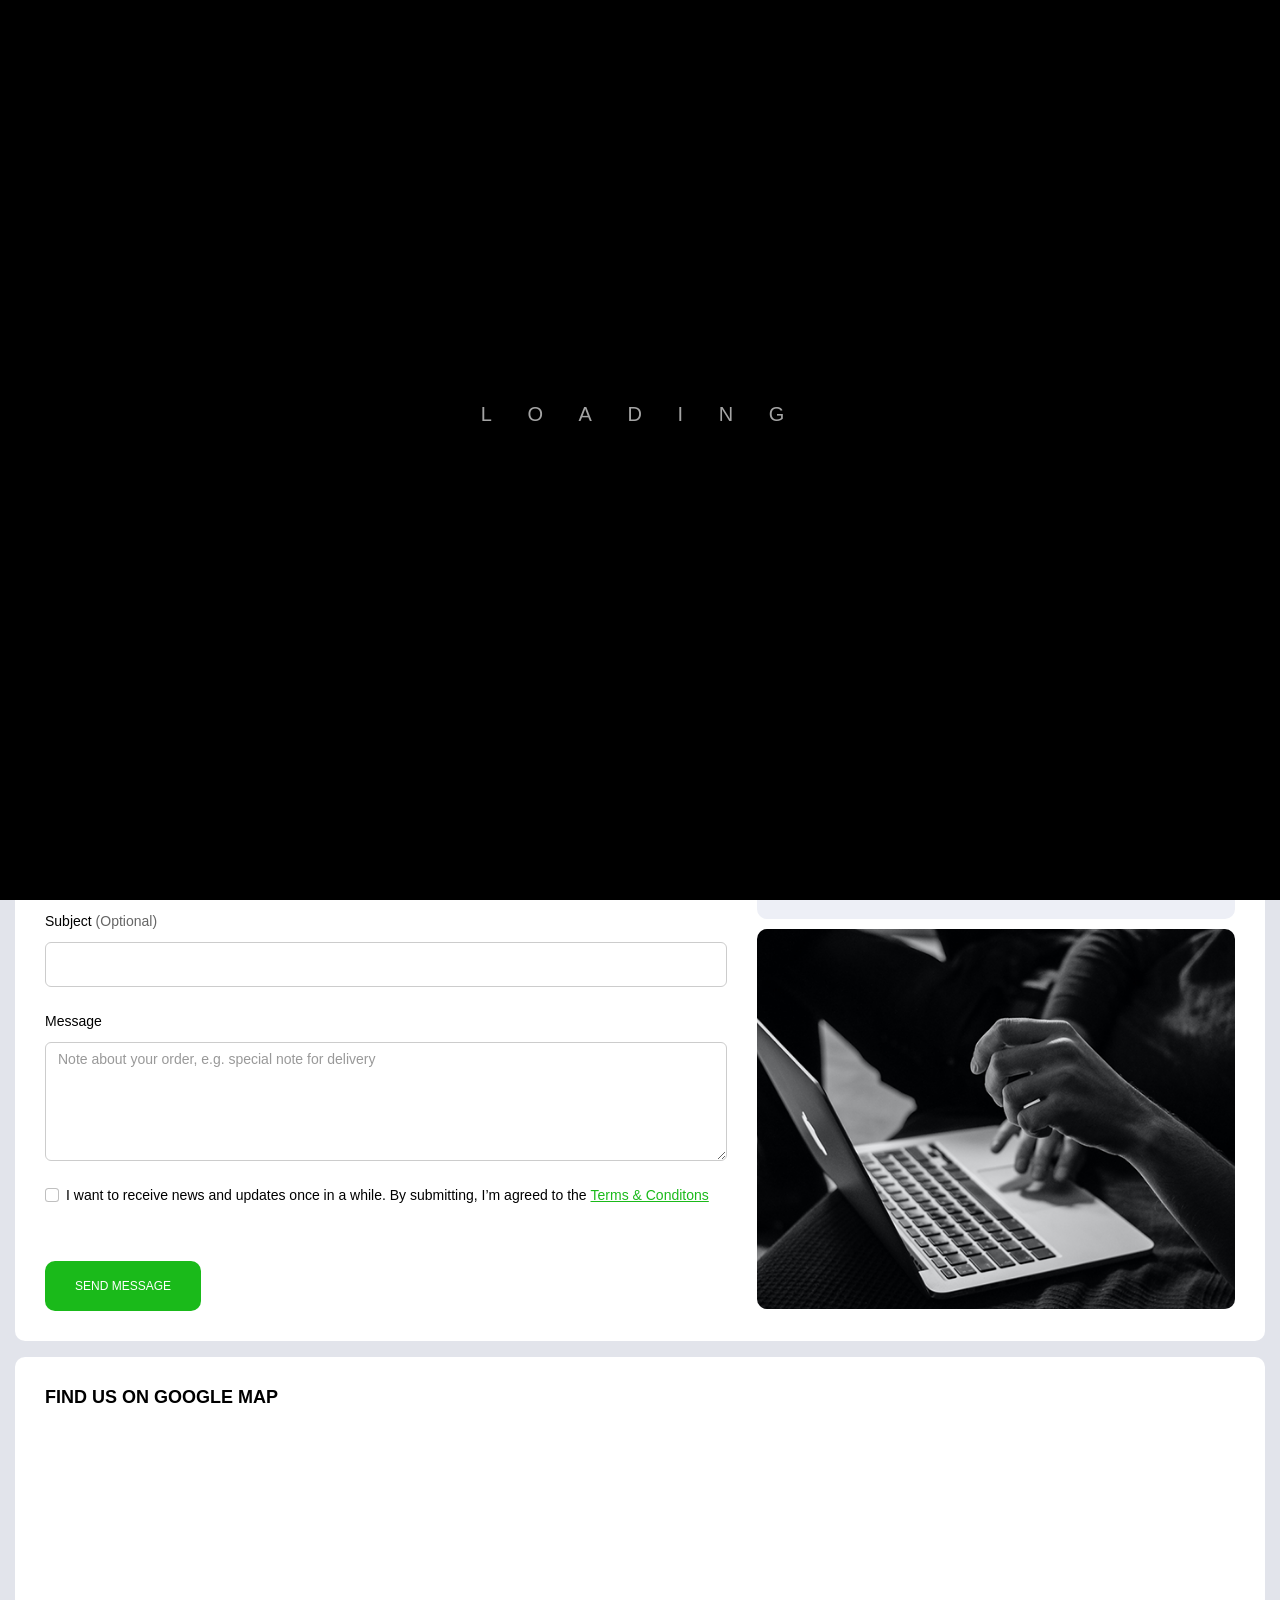
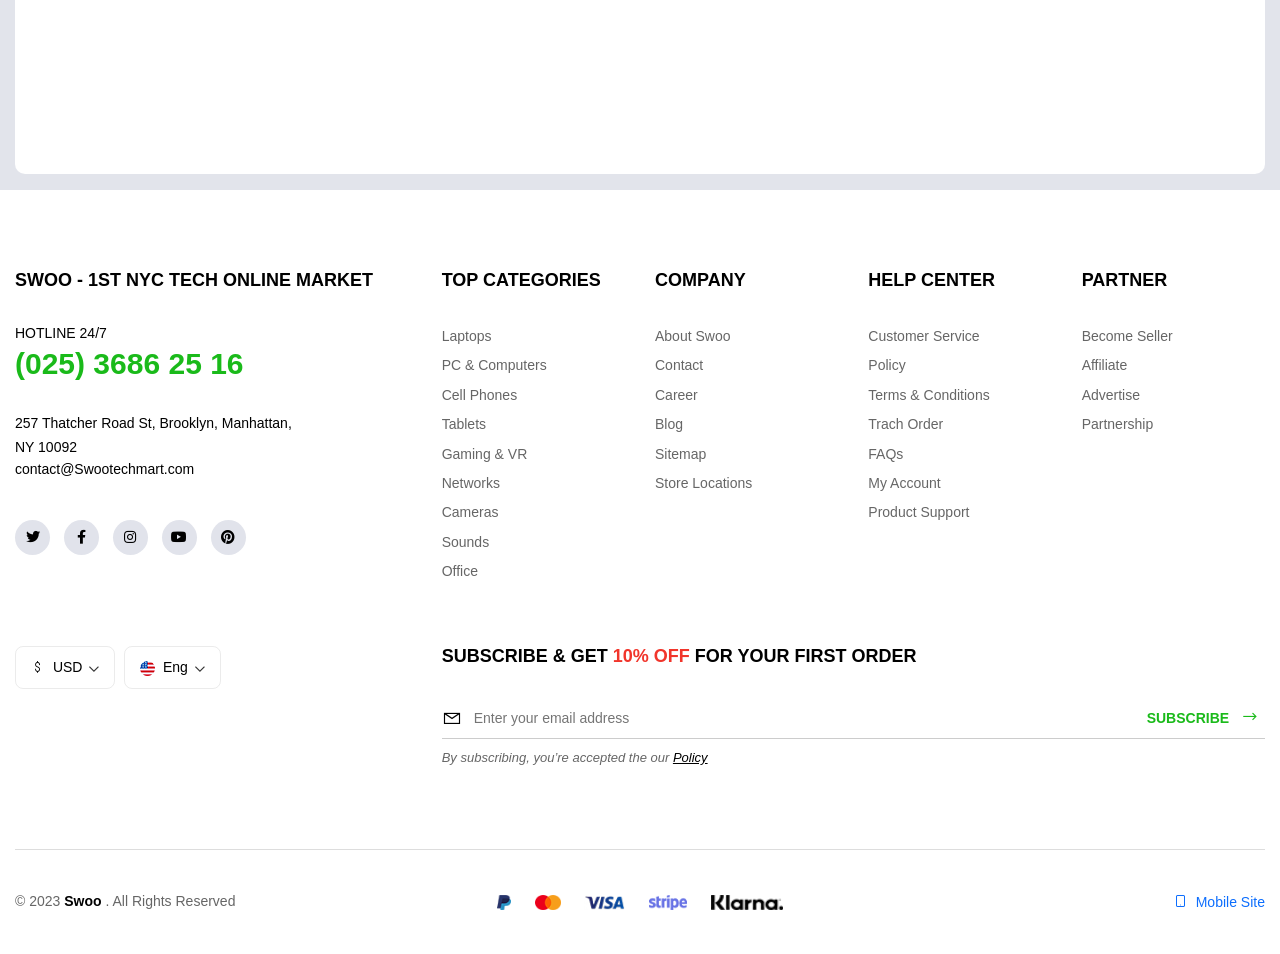
<file: swoo_html/inner_pages/contact.html>
<!DOCTYPE html>
<html lang="en">

<head>
    <!-- Metas -->
    <meta charset="utf-8">
    <meta http-equiv="X-UA-Compatible" content="IE=edge">
    <meta name="viewport" content="width=device-width, initial-scale=1, maximum-scale=1">
    <meta name="keywords" content="HTML5 Template swoo Multi-Purpose themeforest">
    <meta name="description" content="swoo - Multi-Purpose HTML5 Template">
    <meta name="author" content="">

    <!-- Title  -->
    <title>Swoo</title>

    <!-- Favicon -->
    <link rel="shortcut icon" href="../common/assets/img/fav2.png" title="Favicon" sizes="16x16">

    <!-- bootstrap 5 -->
    <link rel="stylesheet" href="../common/assets/css/lib/bootstrap.min.css">

    <!-- font family -->
    <link href="https://fonts.googleapis.com/css2?family=Plus+Jakarta+Sans:ital,wght@0,200;0,300;0,400;0,500;0,600;0,700;0,800;1,200;1,300;1,400;1,500;1,600;1,700;1,800&display=swap" rel="stylesheet">

    <!-- fontawesome icons  -->
    <link rel="stylesheet" href="../common/assets/css/lib/all.min.css">
    <!-- fontawesome icons  -->
    <link rel="stylesheet" href="../common/assets/css/lib/line-awesome.css">
    <!-- animate css  -->
    <link rel="stylesheet" href="../common/assets/css/lib/animate.css">
    <!-- fancybox popup  -->
    <link rel="stylesheet" href="../common/assets/css/lib/jquery.fancybox.css">
    <!-- lity popup  -->
    <link rel="stylesheet" href="../common/assets/css/lib/lity.css">
    <!-- swiper slider  -->
    <link rel="stylesheet" href="../common/assets/css/lib/swiper8.min.css">
    <!-- izi toast  -->
    <link rel="stylesheet" href="../common/assets/css/lib/iziToast.min.css">

    <!-- common style -->
    <link rel="stylesheet" href="../common/assets/css/common_style.css">

    <!-- home style -->
    <link rel="stylesheet" href="assets/css/inner_pages.css">
</head>

<body class="home-style3 contact-pg-1">

    <!--  Start loader  -->
    <div class="loader-wrap">
        <svg viewBox="0 0 1000 1000" preserveAspectRatio="none">
            <path id="svg" d="M0,1005S175,995,500,995s500,5,500,5V0H0Z"></path>
        </svg>

        <div class="loader-wrap-heading">
            <div class="load-text">
                <span>L</span>
                <span>o</span>
                <span>a</span>
                <span>d</span>
                <span>i</span>
                <span>n</span>
                <span>g</span>
            </div>
        </div>
    </div>
    <!--  End loader  -->

    <div class="body-container">

        <div class="container container-llgg">

            <!--  Start navbar container  -->
            <div class="tc-navbar-container-style3">

                <div class="wh-box p-15 radius-4 bg-white mt-20">
                    <!--  Start top-navbar  -->
                    <div class="top-navbar-style3">
                        <div class="container">
                            <div class="row">
                                <div class="col-lg-6">
                                    <div class="hot-line">
                                        <small> <i class="las la-tty"></i> Hotline 24/7 </small>
                                        <a href="tel:(025)38862516" class="fw-bold"> (025) 3886 25 16 </a>
                                    </div>
                                </div>
                                <div class="col-lg-6 mt-4 mt-lg-0">
                                    <div class="top-nav-side justify-content-lg-end">
                                        <div class="side-links">
                                            <a href="#" class="me-lg-3"> Sell on Swoo </a>
                                            <a href="#" class="me-lg-4"> Order Tracki </a>
                                        </div>
                                        <ul class="links-ul">
                                            <li class="dropdown">
                                                <a class="dropdown-toggle" href="#" id="navbarDropdown" role="button" data-bs-toggle="dropdown" aria-expanded="false">
                                                    <i class="la la-dollar-sign me-1"></i> USD
                                                </a>
                                                <ul class="dropdown-menu" aria-labelledby="navbarDropdown">
                                                  <li><a class="dropdown-item" href="#">USD</a></li>
                                                  <li><a class="dropdown-item" href="#">USD</a></li>
                                                </ul>
                                            </li>
                                            <li class="dropdown">
                                                <a class="dropdown-toggle" href="#" id="navbarDropdown1" role="button" data-bs-toggle="dropdown" aria-expanded="false">
                                                    <img src="assets/img/eng.png" alt="" class="me-1 icon-15"> Eng
                                                </a>
                                                <ul class="dropdown-menu" aria-labelledby="navbarDropdown1">
                                                  <li><a class="dropdown-item" href="#">Arabic</a></li>
                                                </ul>
                                            </li>
                                        </ul>
                                    </div>
                                </div>
                            </div>
                        </div>
                    </div>
                    <!--  End top-navbar  -->

                    <!--  Start navbar  -->
                    <nav class="navbar navbar-expand-lg navbar-light tc-navbar-style3">
                        <div class="container">
                            <a class="navbar-brand" href="#">
                                <img src="assets/img/logo.png" alt="" class="logo">
                            </a>
                            <button class="navbar-toggler" type="button" data-bs-toggle="collapse" data-bs-target="#navbarSupportedContent" aria-controls="navbarSupportedContent" aria-expanded="false" aria-label="Toggle navigation">
                                <span class="navbar-toggler-icon"></span>
                            </button>
                            <div class="collapse navbar-collapse ms-lg-5" id="navbarSupportedContent">
                                <ul class="navbar-nav me-auto mb-2 mb-lg-0">
                                    <li class="dropdown">
                                        <a class="nav-link dropdown-toggle" href="#" id="navbarDropdown1" role="button" data-bs-toggle="dropdown"
                                            aria-expanded="false">
                                            Homes
                                        </a>
                                        <ul class="dropdown-menu" aria-labelledby="navbarDropdown1">
                                            <li><a class="dropdown-item" href="../home_baby/index.html">Home Baby</a></li>
                                            <li><a class="dropdown-item" href="../home_electronic/index.html">Home Electronic</a></li>
                                            <li><a class="dropdown-item" href="../home_lighting/index.html">Home Lighting</a></li>
                                            <li><a class="dropdown-item" href="../home_pets/index.html">Home Pets</a></li>
                                            <li><a class="dropdown-item" href="../home_tech/index.html">Home Tech</a></li>
                                        </ul>
                                    </li>
                                    <li class="dropdown">
                                        <a class="nav-link dropdown-toggle" href="#" id="navbarDropdown2" role="button" data-bs-toggle="dropdown"
                                            aria-expanded="false">
                                            Pages
                                        </a>
                                        <ul class="dropdown-menu" aria-labelledby="navbarDropdown2">
                                            <li><a class="dropdown-item" href="../inner_pages/about.html">About</a></li>
                                            <li><a class="dropdown-item" href="../inner_pages/contact.html">Contact</a></li>
                                            <li><a class="dropdown-item" href="../inner_pages/login.html">Login</a></li>
                                            <li><a class="dropdown-item" href="../inner_pages/profile.html">Profile</a></li>
                                            <li><a class="dropdown-item" href="../inner_pages/register.html">Register</a></li>
                                        </ul>
                                    </li> 
                                    <li class="dropdown">
                                        <a class="nav-link dropdown-toggle" href="#" id="navbarDropdown3" role="button" data-bs-toggle="dropdown"
                                            aria-expanded="false">
                                            Products
                                        </a>
                                        <ul class="dropdown-menu" aria-labelledby="navbarDropdown3">
                                            <li><a class="dropdown-item" href="../inner_pages/products.html">products</a></li>
                                            <li><a class="dropdown-item" href="../inner_pages/products_layout_2.html">products layout 2</a></li>
                                            <li><a class="dropdown-item" href="../inner_pages/cart.html">Cart</a></li>
                                            <li><a class="dropdown-item" href="../inner_pages/checkout.html">Checkout</a></li>
                                            <li><a class="dropdown-item" href="../inner_pages/single_product.html">Single Product</a></li>
                                            <li><a class="dropdown-item" href="../inner_pages/single_product_pay.html">Single Product Pay</a></li>
                                        </ul>
                                    </li>
                                    <li class="nav-item">
                                        <a class="nav-link" href="../inner_pages/contact.html">Contact</a>
                                    </li>
                                    <li class="nav-item d-block d-lg-none">
                                        <a class="nav-link" href="../inner_pages/login.html">login</a>
                                    </li>
                                    <li class="nav-item d-block d-lg-none">
                                        <a class="nav-link" href="../inner_pages/register.html">Register</a>
                                    </li>
                                </ul>
                            </div>
                            <div class="side-nav d-none d-lg-flex">
                                <div class="icons">
                                    <a href="#" class="icon-link"> <i class="las la-sync-alt"></i> </a>
                                    <a href="#" class="icon-link"> <i class="lar la-heart"></i> </a>
                                    <a href="#" class="icon-link"> <i class="las la-user"></i> </a>
                                </div>
                                <div class="text-item ms-3">
                                    <small class="fsz-11 color-666 text-uppercase d-block"> welcome </small>
                                    <a href="../inner_pages/login.html" class="fsz-14 text-uppercase fw-bold"> log in / Register </a>
                                </div>
                                <div class="icons ms-4">
                                    <a href="../inner_pages/cart.html" class="icon-link"> <i class="las la-shopping-bag"></i> <span class="num">5</span> </a>
                                </div>
                                <div class="text-item ms-3">
                                    <small class="fsz-11 color-666 text-uppercase d-block"> cart </small>
                                    <a href="../inner_pages/cart.html" class="fsz-14 text-uppercase fw-bold"> $1,689.00 </a>
                                </div>
                            </div>
                        </div>
                    </nav>
                    <!--  End navbar  -->
                </div>

                <!--  Start search nav  -->
                <div class="search-nav-style3">
                    <div class="container">
                        <div class="row align-items-center gx-0">
                            <div class="col-lg-5">
                                <div class="search-cat">
                                    <div class="input-group flex-nowrap">
                                        <select name="name" class="form-select">
                                            <option value=""> All Categories </option>
                                            <option value=""> Categories 1 </option>
                                            <option value=""> Categories 2 </option>
                                        </select>
                                        <input type="text" class="form-control" placeholder="Search anything...">
                                        <a href="#" class="search-btn"> <i class="fal fa-search"></i> </a>
                                    </div>
                                </div>
                            </div>
                            <div class="col-lg-7 d-none d-lg-block">
                                <div class="delivery-features ps-lg-5">
                                    <div class="row">
                                        <div class="col-lg-4">
                                            <a href="#" class="feat-link"> <i class="la la-shipping-fast fs-6 me-2"></i> <span> free shipping over $199 </span> </a>
                                        </div>
                                        <div class="col-lg-4">
                                            <a href="#" class="feat-link"> <i class="las la-redo-alt fs-6 me-2"></i> <span> 30 days money back </span> </a>
                                        </div>
                                        <div class="col-lg-4">
                                            <a href="#" class="feat-link"> <i class="las la-shield-alt fs-6 me-2"></i> <span> 100% secure payment </span> </a>
                                        </div>
                                    </div>
                                </div>
                            </div>
                        </div>
                    </div>
                </div>
                <!--  End search nav  -->

            </div>
            <!--  End navbar container  -->


            <!--Contents-->
            <main>

                <!--  Start breadcrumb  -->
                <section class="tc-breadcrumb-style6 p-30 radius-4 bg-white mt-3 wow fadeInUp">
                    <nav aria-label="breadcrumb">
                        <ol class="breadcrumb fw-bold mb-0">
                          <li class="breadcrumb-item color-999"><a href="#">Home</a></li>
                          <li class="breadcrumb-item color-999"><a href="#">Shop</a></li>
                          <li class="breadcrumb-item active color-000" aria-current="page"> Contact </li>
                        </ol>
                      </nav>
                </section>
                <!--  End breadcrumb  -->


                <!-- Start contact  -->
                <section class="contact p-30 radius-4 bg-white mt-3 wow fadeInUp">
                    <h6 class="fsz-18 fw-bold text-uppercase mb-30"> ready to work with us </h6>
                    <div class="checkout-form mt-50">
                        <div class="row">
                            <div class="col-lg-7">
                                <p class="fsz-16 color-666 mb-30"> Contact us for all your questions and opinions </p>
                                <form class="form">
                                    <div class="form-content">
                                        <div class="row gx-3">
                                            <div class="col-lg-6">
                                                <div class="form-group mb-4">
                                                    <label for=""> First Name <span class="color-red1"> * </span> </label>
                                                    <input type="text" class="form-control" placeholder="">
                                                </div>
                                            </div>
                                            <div class="col-lg-6">
                                                <div class="form-group mb-4">
                                                    <label for=""> Last Name <span class="color-red1"> * </span> </label>
                                                    <input type="text" class="form-control" placeholder="">
                                                </div>
                                            </div>
                                            <div class="col-lg-12">
                                                <div class="form-group mb-4">
                                                    <label for=""> Email Address <span class="color-red1"> * </span> </label>
                                                    <input type="text" class="form-control" placeholder="">
                                                </div>
                                            </div>
                                            <div class="col-lg-12">
                                                <div class="form-group mb-4">
                                                    <label for=""> Phone Number <span class="color-666"> (Optional) </span> </label>
                                                    <input type="text" class="form-control" placeholder="">
                                                </div>
                                            </div>
                                            <div class="col-lg-12">
                                                <div class="form-group mb-4">
                                                    <label for=""> Country / Region <span class="color-red1"> * </span> </label>
                                                    <select name="" id="" class="form-control form-select">
                                                        <option value=""> United States (US) </option>
                                                        <option value=""> United States (US) </option>
                                                    </select>
                                                </div>
                                            </div>
                                            <div class="col-lg-12">
                                                <div class="form-group mb-4">
                                                    <label for=""> Subject <span class="color-666"> (Optional) </span> </label>
                                                    <input type="text" class="form-control" placeholder="">
                                                </div>
                                            </div>
                                            <div class="col-lg-12">
                                                <div class="form-group mb-4">
                                                    <label for=""> Message </label>
                                                    <textarea name="" rows="5" class="form-control" placeholder="Note about your order, e.g. special note for delivery "></textarea>
                                                </div>
                                            </div>
                                            <div class="col-lg-12">
                                                <div class="form-check">
                                                    <input class="form-check-input" type="checkbox" value="" id="account">
                                                    <label class="form-check-label" for="account">
                                                        I want to receive news and updates once in a while. By submitting, I’m agreed to the <a href="#" class="color-green2 text-decoration-underline"> Terms & Conditons </a>
                                                    </label>
                                                </div>
                                            </div>
                                            <div class="col-lg-12">
                                                <a href="#" class="butn bg-green2 text-white radius-4 fw-500 fsz-12 text-uppercase text-center mt-50 py-3"> <span> send message </span> </a>
                                            </div>
                                        </div>
                                    </div>
                                </form>
                            </div>
                            <div class="col-lg-5">
                                <div class="contact-info mt-5 mt-lg-0">
                                    <div class="contact-info-card">
                                        <small class="fsz-12 color-666 text-uppercase mb-20"> united states (head quater) </small>
                                        <ul class="fsz-16 lh-lg">
                                            <li>
                                                <a href="#"> 152 Thatcher Road St, Mahattan, 10463, US </a>
                                            </li>
                                            <li>
                                                <a href="#"> (+025) 3886 25 16 </a>
                                            </li>
                                            <li>
                                                <a href="#" class="color-green2 text-decoration-underline"> hello@swattechmart.com </a>
                                            </li>
                                        </ul>
                                        <small class="fsz-12 color-666 text-uppercase mb-20 mt-50"> united kingdom (branch) </small>
                                        <ul class="fsz-16 lh-lg">
                                            <li>
                                                <a href="#"> 12 Buckingham Rd, Thornthwaite, HG3 4TY, UK </a>
                                            </li>
                                            <li>
                                                <a href="#"> (+718) 895-5350 </a>
                                            </li>
                                            <li>
                                                <a href="#" class="color-green2 text-decoration-underline"> contact@swattechmart.co.uk </a>
                                            </li>
                                        </ul>
                                        <div class="social-icons mt-50">
                                            <a href="#"> <i class="fab fa-twitter"></i> </a>
                                            <a href="#"> <i class="fab fa-facebook-f"></i> </a>
                                            <a href="#"> <i class="fab fa-instagram"></i> </a>
                                            <a href="#"> <i class="fab fa-youtube"></i> </a>
                                            <a href="#"> <i class="fab fa-pinterest"></i> </a>
                                        </div>
                                    </div>
                                    <div class="img th-380 mt-10">
                                        <img src="assets/img/contact.png" alt="" class="img-cover radius-4">
                                    </div>
                                </div>
                            </div>
                        </div>
                    </div>
                </section>
                <!--  End contact  -->


                <!-- Start map  -->
                <section class="map p-30 radius-4 bg-white mt-3 wow fadeInUp mb-3">
                    <h6 class="fsz-18 fw-bold text-uppercase mb-30"> find us on google map </h6>
                    <div class="map-content">
                        <iframe src="https://www.google.com/maps/embed?pb=!1m18!1m12!1m3!1d2877.501184049855!2d10.508400375579958!3d43.845439739977!2m3!1f0!2f0!3f0!3m2!1i1024!2i768!4f13.1!3m3!1m2!1s0x12d583f3cf413995%3A0x39c36090e2825e12!2sChurch%20of%20Saint%20Francis!5e0!3m2!1sen!2seg!4v1694912173628!5m2!1sen!2seg" width="100%" height="300" style="border:0;" allowfullscreen="" loading="lazy" referrerpolicy="no-referrer-when-downgrade"></iframe>
                    </div>
                </section>
                <!--  End map  -->


            </main>
            <!--End-Contents-->

        </div>

    </div>

    <!--  Start footer  -->
    <footer class="tc-footer-style3">
        <div class="container">
            <div class="footer-content">
                <div class="row">
                    <div class="col-lg-4">
                        <div class="foot-info">
                            <h6 class="fsz-18 fw-bold mb-30 text-uppercase"> Swoo - 1st NYC tech online market </h6>
                            <p class="text-uppercase"> hotline 24/7 </p>
                            <h4 class="fsz-30 fw-bold color-green2 mb-30"> (025) 3686 25 16 </h4>
                            <p class="fsz-14 color-000"> 257 Thatcher Road St, Brooklyn, Manhattan, <br> NY 10092 </p>
                            <a class="fsz-14 color-000" href="#"> contact@Swootechmart.com </a>
                            <div class="foot-social mt-40">
                                <a href="#"> <i class="fab fa-twitter"></i> </a>
                                <a href="#"> <i class="fab fa-facebook-f"></i> </a>
                                <a href="#"> <i class="fab fa-instagram"></i> </a>
                                <a href="#"> <i class="fab fa-youtube"></i> </a>
                                <a href="#"> <i class="fab fa-pinterest"></i> </a>
                            </div>
                        </div>
                    </div>
                    <div class="col-lg-2">
                        <div class="links">
                            <h6 class="fsz-18 fw-bold mb-30 text-uppercase"> top Categories </h6>
                            <ul class="links-list">
                                <li> <a href="#"> Laptops </a> </li>
                                <li> <a href="#"> PC & Computers </a> </li>
                                <li> <a href="#"> Cell Phones </a> </li>
                                <li> <a href="#"> Tablets </a> </li>
                                <li> <a href="#"> Gaming & VR </a> </li>
                                <li> <a href="#"> networks </a> </li>
                                <li> <a href="#"> Cameras </a> </li>
                                <li> <a href="#"> Sounds </a> </li>
                                <li> <a href="#"> Office </a> </li>
                            </ul>
                        </div>
                    </div>
                    <div class="col-lg-2">
                        <div class="links">
                            <h6 class="fsz-18 fw-bold mb-30 text-uppercase"> company </h6>
                            <ul class="links-list">
                                <li> <a href="#"> About Swoo </a> </li>
                                <li> <a href="#"> Contact </a> </li>
                                <li> <a href="#"> Career </a> </li>
                                <li> <a href="#"> Blog </a> </li>
                                <li> <a href="#"> Sitemap </a> </li>
                                <li> <a href="#"> Store Locations </a> </li>
                            </ul>
                        </div>
                    </div>
                    <div class="col-lg-2">
                        <div class="links">
                            <h6 class="fsz-18 fw-bold mb-30 text-uppercase"> help center </h6>
                            <ul class="links-list">
                                <li> <a href="#"> Customer Service </a> </li>
                                <li> <a href="#"> Policy </a> </li>
                                <li> <a href="#"> Terms & Conditions </a> </li>
                                <li> <a href="#"> Trach Order </a> </li>
                                <li> <a href="#"> FAQs </a> </li>
                                <li> <a href="#"> My Account </a> </li>
                                <li> <a href="#"> Product Support </a> </li>
                            </ul>
                        </div>
                    </div>
                    <div class="col-lg-2">
                        <div class="links">
                            <h6 class="fsz-18 fw-bold mb-30 text-uppercase"> partner </h6>
                            <ul class="links-list">
                                <li> <a href="#"> Become Seller </a> </li>
                                <li> <a href="#"> Affiliate </a> </li>
                                <li> <a href="#"> Advertise </a> </li>
                                <li> <a href="#"> Partnership </a> </li>
                            </ul>
                        </div>
                    </div>
                </div>
                <div class="footer-btm-info mt-60">
                    <div class="row">
                        <div class="col-lg-4">
                            <div class="dropdowns">
                                <ul class="links-ul">
                                    <li class="dropdown">
                                        <a class="dropdown-toggle" href="#" id="navbarDropdown" role="button" data-bs-toggle="dropdown" aria-expanded="false">
                                            <i class="la la-dollar-sign me-1"></i> USD
                                        </a>
                                        <ul class="dropdown-menu" aria-labelledby="navbarDropdown">
                                          <li><a class="dropdown-item" href="#">USD</a></li>
                                          <li><a class="dropdown-item" href="#">USD</a></li>
                                        </ul>
                                    </li>
                                    <li class="dropdown">
                                        <a class="dropdown-toggle" href="#" id="navbarDropdown1" role="button" data-bs-toggle="dropdown" aria-expanded="false">
                                            <img src="assets/img/eng.png" alt="" class="me-1 icon-15"> Eng
                                        </a>
                                        <ul class="dropdown-menu" aria-labelledby="navbarDropdown1" style="">
                                          <li><a class="dropdown-item" href="#">Arabic</a></li>
                                        </ul>
                                    </li>
                                </ul>
                            </div>
                        </div>
                        <div class="col-lg-8">
                            <div class="subscribe-content">
                                <h6 class="fsz-18 fw-bold mb-30 text-uppercase"> subscribe & get <span class="color-red1"> 10% off </span> for your first order </h6>
                                <div class="form-group">
                                    <span class="icon"> <i class="la la-envelope"></i> </span>
                                    <input type="text" placeholder="Enter your email address">
                                    <button> subscribe <i class="la la-long-arrow-right ms-2 fsz-18"></i> </button>
                                </div>
                                <p class="fsz-13 fst-italic color-666 mt-2"> By subscribing, you’re accepted the our <a href="#" class="color-000 text-decoration-underline"> Policy </a> </p>
                            </div>
                        </div>
                    </div>
                </div>
            </div>
            <div class="foot ">
                <div class="row align-items-center">
                    <div class="col-lg-4 text-center text-lg-start">
                        <p class="color-666"> © 2023 <strong class="color-000"> Swoo </strong>. All Rights Reserved </p>
                    </div>
                    <div class="col-lg-4">
                        <div class="pay-imgs text-center my-3 my-lg-0">
                            <img src="assets/img/payment/pay1.png" alt="">
                            <img src="assets/img/payment/pay2.png" alt="">
                            <img src="assets/img/payment/pay3.png" alt="">
                            <img src="assets/img/payment/pay4.png" alt="">
                            <img src="assets/img/payment/pay5.png" alt="">
                        </div>
                    </div>
                    <div class="col-lg-4 text-center text-lg-end">
                        <a href="#" class="text-primary"> <i class="la la-mobile me-1 fsz-16"></i> Mobile Site </a>
                    </div>
                </div>
            </div>
        </div>
        <div class="mob-navigation d-flex d-lg-none">
            <ul>
                <li class="list">
                    <a href="#0">
                        <span class="icon"> <i class="las la-sync-alt"></i> </span>
                        <span class="text">Compare</span>
                    </a>
                </li>
                <li class="list">
                    <a href="#0">
                        <span class="icon"> <i class="lar la-heart"></i> </span>
                        <span class="text">Favorite</span>
                    </a>
                </li>
                <li class="list active">
                    <a href="#0">
                        <span class="icon"> <i class="las la-home"></i> </span>
                        <span class="text">Home</span>
                    </a>
                </li>
                <li class="list">
                    <a href="#0">
                        <span class="icon"> <i class="las la-shopping-bag"></i> </span>
                        <span class="text">Cart</span>
                    </a>
                </li>
                <li class="list">
                    <a href="#0">
                        <span class="icon"> <i class="las la-user"></i> </span>
                        <span class="text">Profile</span>
                    </a>
                </li>
                <li class="indicator"></li>
            </ul>
        </div>
    </footer>
    <!--  End footer  -->
    

    <!--  Start to top button  -->
    <!-- <a href="#" class="to_top">
        <i class="la la-angle-up"></i>
    </a> -->
    <!--  End to top button  -->

    <!--  request  -->
    <script src="../common/assets/js/lib/jquery-3.0.0.min.js"></script>
    <script src="../common/assets/js/lib/jquery-migrate-3.0.0.min.js"></script>
    <script src="../common/assets/js/lib/bootstrap.bundle.min.js"></script>
    <script src="../common/assets/js/lib/wow.min.js"></script>
    <script src="../common/assets/js/lib/jquery.fancybox.js"></script>
    <script src="../common/assets/js/lib/lity.js"></script>
    <script src="../common/assets/js/lib/swiper8-bundle.min.js"></script>
    <script src="../common/assets/js/lib/jquery.waypoints.min.js"></script>
    <script src="../common/assets/js/lib/jquery.counterup.js"></script>
    <script src="../common/assets/js/lib/parallaxie.js"></script>
    <script src="../common/assets/js/lib/iziToast.min.js"></script>
    <!-- ===== gsap scripts ===== -->
    <script src="../common/assets/js/gsap_lib/gsap.min.js"></script>
    <!-- <script src="../common/assets/js/gsap_lib/ScrollSmoother.min.js"></script>
    <script src="../common/assets/js/gsap_lib/ScrollTrigger.min.js"></script>
    <script src="../common/assets/js/gsap_lib/SplitText.min.js"></script> -->
    <script src="../common/assets/js/common_js.js"></script>

    <!-- ===== home scripts ===== -->
    <!-- <script src="../home_tech/assets/js/home_3_scripts.js"></script> -->

    <!-- ===== innerpages scripts ===== -->
    <script src="assets/js/inner_pages.js"></script>

</body>

</html>
</file>
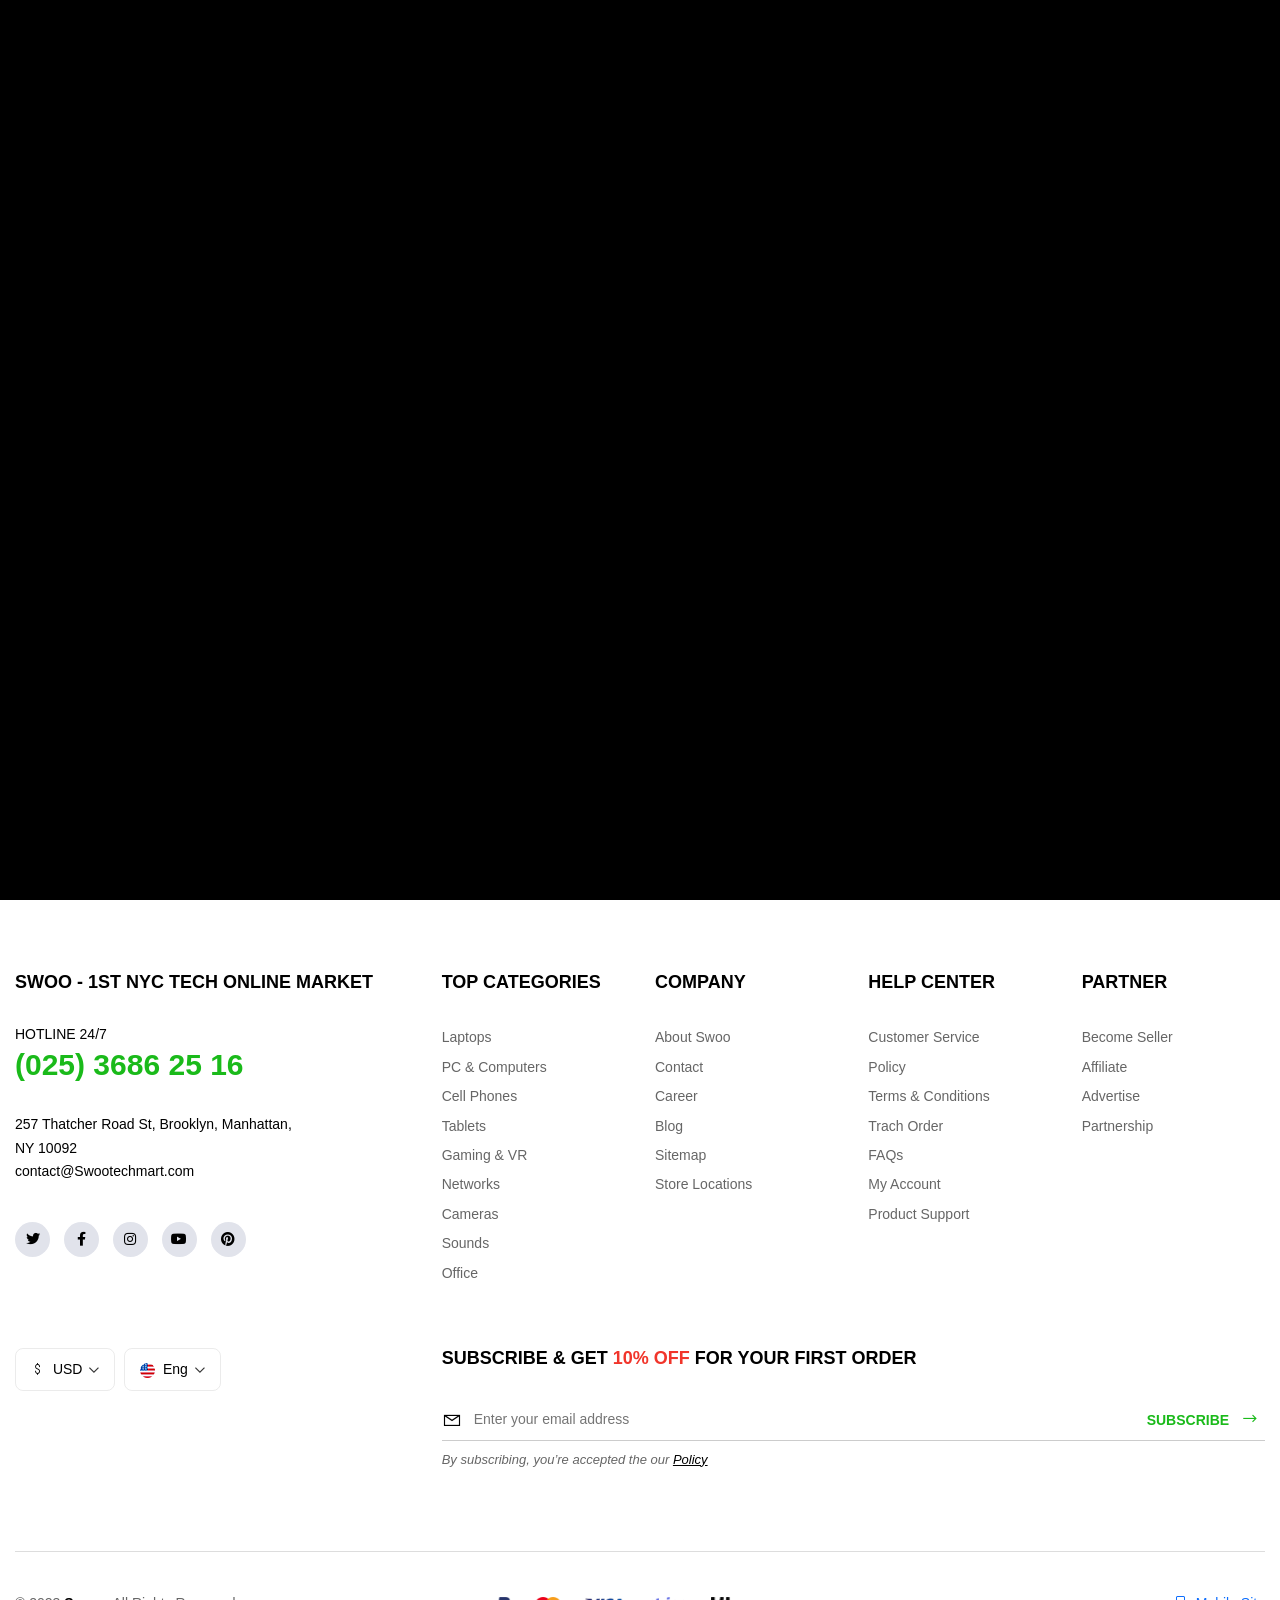
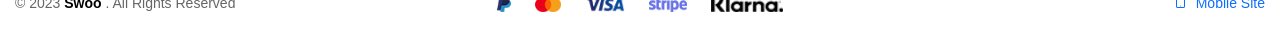
<file: swoo_html/inner_pages/login.html>
<!DOCTYPE html>
<html lang="en">

<head>
    <!-- Metas -->
    <meta charset="utf-8">
    <meta http-equiv="X-UA-Compatible" content="IE=edge">
    <meta name="viewport" content="width=device-width, initial-scale=1, maximum-scale=1">
    <meta name="keywords" content="HTML5 Template swoo Multi-Purpose themeforest">
    <meta name="description" content="swoo - Multi-Purpose HTML5 Template">
    <meta name="author" content="">

    <!-- Title  -->
    <title>Swoo</title>

    <!-- Favicon -->
    <link rel="shortcut icon" href="../common/assets/img/fav2.png" title="Favicon" sizes="16x16">

    <!-- bootstrap 5 -->
    <link rel="stylesheet" href="../common/assets/css/lib/bootstrap.min.css">

    <!-- font family -->
    <link href="https://fonts.googleapis.com/css2?family=Plus+Jakarta+Sans:ital,wght@0,200;0,300;0,400;0,500;0,600;0,700;0,800;1,200;1,300;1,400;1,500;1,600;1,700;1,800&display=swap" rel="stylesheet">

    <!-- fontawesome icons  -->
    <link rel="stylesheet" href="../common/assets/css/lib/all.min.css">
    <!-- fontawesome icons  -->
    <link rel="stylesheet" href="../common/assets/css/lib/line-awesome.css">
    <!-- animate css  -->
    <link rel="stylesheet" href="../common/assets/css/lib/animate.css">
    <!-- fancybox popup  -->
    <link rel="stylesheet" href="../common/assets/css/lib/jquery.fancybox.css">
    <!-- lity popup  -->
    <link rel="stylesheet" href="../common/assets/css/lib/lity.css">
    <!-- swiper slider  -->
    <link rel="stylesheet" href="../common/assets/css/lib/swiper8.min.css">
    <!-- izi toast  -->
    <link rel="stylesheet" href="../common/assets/css/lib/iziToast.min.css">

    <!-- common style -->
    <link rel="stylesheet" href="../common/assets/css/common_style.css">

    <!-- home style -->
    <link rel="stylesheet" href="assets/css/inner_pages.css">
</head>

<body class="home-style3 login-pg-1">

    <!--  Start loader  -->
    <div class="loader-wrap">
        <svg viewBox="0 0 1000 1000" preserveAspectRatio="none">
            <path id="svg" d="M0,1005S175,995,500,995s500,5,500,5V0H0Z"></path>
        </svg>

        <div class="loader-wrap-heading">
            <div class="load-text">
                <span>L</span>
                <span>o</span>
                <span>a</span>
                <span>d</span>
                <span>i</span>
                <span>n</span>
                <span>g</span>
            </div>
        </div>
    </div>
    <!--  End loader  -->

    <div class="body-container">

        <div class="container container-llgg">

            <!--  Start navbar container  -->
            <div class="tc-navbar-container-style3">

                <div class="wh-box p-15 radius-4 bg-white mt-20">
                    <!--  Start top-navbar  -->
                    <div class="top-navbar-style3">
                        <div class="container">
                            <div class="row">
                                <div class="col-lg-6">
                                    <div class="hot-line">
                                        <small> <i class="las la-tty"></i> Hotline 24/7 </small>
                                        <a href="tel:(025)38862516" class="fw-bold"> (025) 3886 25 16 </a>
                                    </div>
                                </div>
                                <div class="col-lg-6 mt-4 mt-lg-0">
                                    <div class="top-nav-side justify-content-lg-end">
                                        <div class="side-links">
                                            <a href="#" class="me-lg-3"> Sell on Swoo </a>
                                            <a href="#" class="me-lg-4"> Order Tracki </a>
                                        </div>
                                        <ul class="links-ul">
                                            <li class="dropdown">
                                                <a class="dropdown-toggle" href="#" id="navbarDropdown" role="button" data-bs-toggle="dropdown" aria-expanded="false">
                                                    <i class="la la-dollar-sign me-1"></i> USD
                                                </a>
                                                <ul class="dropdown-menu" aria-labelledby="navbarDropdown">
                                                  <li><a class="dropdown-item" href="#">USD</a></li>
                                                  <li><a class="dropdown-item" href="#">USD</a></li>
                                                </ul>
                                            </li>
                                            <li class="dropdown">
                                                <a class="dropdown-toggle" href="#" id="navbarDropdown1" role="button" data-bs-toggle="dropdown" aria-expanded="false">
                                                    <img src="assets/img/eng.png" alt="" class="me-1 icon-15"> Eng
                                                </a>
                                                <ul class="dropdown-menu" aria-labelledby="navbarDropdown1">
                                                  <li><a class="dropdown-item" href="#">Arabic</a></li>
                                                </ul>
                                            </li>
                                        </ul>
                                    </div>
                                </div>
                            </div>
                        </div>
                    </div>
                    <!--  End top-navbar  -->

                    <!--  Start navbar  -->
                    <nav class="navbar navbar-expand-lg navbar-light tc-navbar-style3">
                        <div class="container">
                            <a class="navbar-brand" href="#">
                                <img src="assets/img/logo.png" alt="" class="logo">
                            </a>
                            <button class="navbar-toggler" type="button" data-bs-toggle="collapse" data-bs-target="#navbarSupportedContent" aria-controls="navbarSupportedContent" aria-expanded="false" aria-label="Toggle navigation">
                                <span class="navbar-toggler-icon"></span>
                            </button>
                            <div class="collapse navbar-collapse ms-lg-5" id="navbarSupportedContent">
                                <ul class="navbar-nav me-auto mb-2 mb-lg-0">
                                    <li class="dropdown">
                                        <a class="nav-link dropdown-toggle" href="#" id="navbarDropdown1" role="button" data-bs-toggle="dropdown"
                                            aria-expanded="false">
                                            Homes
                                        </a>
                                        <ul class="dropdown-menu" aria-labelledby="navbarDropdown1">
                                            <li><a class="dropdown-item" href="../home_baby/index.html">Home Baby</a></li>
                                            <li><a class="dropdown-item" href="../home_electronic/index.html">Home Electronic</a></li>
                                            <li><a class="dropdown-item" href="../home_lighting/index.html">Home Lighting</a></li>
                                            <li><a class="dropdown-item" href="../home_pets/index.html">Home Pets</a></li>
                                            <li><a class="dropdown-item" href="../home_tech/index.html">Home Tech</a></li>
                                        </ul>
                                    </li>
                                    <li class="dropdown">
                                        <a class="nav-link dropdown-toggle" href="#" id="navbarDropdown2" role="button" data-bs-toggle="dropdown"
                                            aria-expanded="false">
                                            Pages
                                        </a>
                                        <ul class="dropdown-menu" aria-labelledby="navbarDropdown2">
                                            <li><a class="dropdown-item" href="../inner_pages/about.html">About</a></li>
                                            <li><a class="dropdown-item" href="../inner_pages/contact.html">Contact</a></li>
                                            <li><a class="dropdown-item" href="../inner_pages/login.html">Login</a></li>
                                            <li><a class="dropdown-item" href="../inner_pages/profile.html">Profile</a></li>
                                            <li><a class="dropdown-item" href="../inner_pages/register.html">Register</a></li>
                                        </ul>
                                    </li> 
                                    <li class="dropdown">
                                        <a class="nav-link dropdown-toggle" href="#" id="navbarDropdown3" role="button" data-bs-toggle="dropdown"
                                            aria-expanded="false">
                                            Products
                                        </a>
                                        <ul class="dropdown-menu" aria-labelledby="navbarDropdown3">
                                            <li><a class="dropdown-item" href="../inner_pages/products.html">products</a></li>
                                            <li><a class="dropdown-item" href="../inner_pages/products_layout_2.html">products layout 2</a></li>
                                            <li><a class="dropdown-item" href="../inner_pages/cart.html">Cart</a></li>
                                            <li><a class="dropdown-item" href="../inner_pages/checkout.html">Checkout</a></li>
                                            <li><a class="dropdown-item" href="../inner_pages/single_product.html">Single Product</a></li>
                                            <li><a class="dropdown-item" href="../inner_pages/single_product_pay.html">Single Product Pay</a></li>
                                        </ul>
                                    </li>
                                    <li class="nav-item">
                                        <a class="nav-link" href="../inner_pages/contact.html">Contact</a>
                                    </li>
                                    <li class="nav-item d-block d-lg-none">
                                        <a class="nav-link" href="../inner_pages/login.html">login</a>
                                    </li>
                                    <li class="nav-item d-block d-lg-none">
                                        <a class="nav-link" href="../inner_pages/register.html">Register</a>
                                    </li>
                                </ul>
                            </div>
                            <div class="side-nav d-none d-lg-flex">
                                <div class="icons">
                                    <a href="#" class="icon-link"> <i class="las la-sync-alt"></i> </a>
                                    <a href="#" class="icon-link"> <i class="lar la-heart"></i> </a>
                                    <a href="#" class="icon-link"> <i class="las la-user"></i> </a>
                                </div>
                                <div class="text-item ms-3">
                                    <small class="fsz-11 color-666 text-uppercase d-block"> welcome </small>
                                    <a href="../inner_pages/login.html" class="fsz-14 text-uppercase fw-bold"> log in / Register </a>
                                </div>
                                <div class="icons ms-4">
                                    <a href="../inner_pages/cart.html" class="icon-link"> <i class="las la-shopping-bag"></i> <span class="num">5</span> </a>
                                </div>
                                <div class="text-item ms-3">
                                    <small class="fsz-11 color-666 text-uppercase d-block"> cart </small>
                                    <a href="../inner_pages/cart.html" class="fsz-14 text-uppercase fw-bold"> $1,689.00 </a>
                                </div>
                            </div>
                        </div>
                    </nav>
                    <!--  End navbar  -->
                </div>

                <!--  Start search nav  -->
                <div class="search-nav-style3">
                    <div class="container">
                        <div class="row align-items-center gx-0">
                            <div class="col-lg-5">
                                <div class="search-cat">
                                    <div class="input-group flex-nowrap">
                                        <select name="name" class="form-select">
                                            <option value=""> All Categories </option>
                                            <option value=""> Categories 1 </option>
                                            <option value=""> Categories 2 </option>
                                        </select>
                                        <input type="text" class="form-control" placeholder="Search anything...">
                                        <a href="#" class="search-btn"> <i class="fal fa-search"></i> </a>
                                    </div>
                                </div>
                            </div>
                            <div class="col-lg-7 d-none d-lg-block">
                                <div class="delivery-features ps-lg-5">
                                    <div class="row">
                                        <div class="col-lg-4">
                                            <a href="#" class="feat-link"> <i class="la la-shipping-fast fs-6 me-2"></i> <span> free shipping over $199 </span> </a>
                                        </div>
                                        <div class="col-lg-4">
                                            <a href="#" class="feat-link"> <i class="las la-redo-alt fs-6 me-2"></i> <span> 30 days money back </span> </a>
                                        </div>
                                        <div class="col-lg-4">
                                            <a href="#" class="feat-link"> <i class="las la-shield-alt fs-6 me-2"></i> <span> 100% secure payment </span> </a>
                                        </div>
                                    </div>
                                </div>
                            </div>
                        </div>
                    </div>
                </div>
                <!--  End search nav  -->

            </div>
            <!--  End navbar container  -->


            <!--Contents-->
            <main>

                <!--  Start breadcrumb  -->
                <section class="tc-breadcrumb-style6 p-30 radius-4 bg-white mt-3 wow fadeInUp">
                    <nav aria-label="breadcrumb">
                        <ol class="breadcrumb fw-bold mb-0">
                          <li class="breadcrumb-item color-999"><a href="#">Home</a></li>
                          <li class="breadcrumb-item color-999"><a href="#">pages</a></li>
                          <li class="breadcrumb-item active color-000" aria-current="page">login</li>
                        </ol>
                      </nav>
                </section>
                <!--  End breadcrumb  -->


                <!--  Start login  -->
                <section class="tc-login p-5 radius-4 bg-white mt-3 mb-3">
                    <div class="row align-items-center justify-content-around">
                        <div class="col-lg-4">
                            <div class="img">
                                <img src="assets/img/login.svg" alt="">
                            </div>
                        </div>
                        <div class="col-lg-5">
                            <div class="login-form">
                                <div class="title mb-30">
                                    <h3 class="color-green2 mb-10"> Welcome Back </h3>
                                    <p class="fsz-14 text-uppercase ltspc-2 color-999"> login to continue </p>
                                </div>
                                <form action="" class="form d-block">
                                    <div class="form-group mb-4">
                                        <label for=""> Email Address </label>
                                        <input type="text" class="form-control" placeholder="Example@gmail.com">
                                    </div>
                                    <div class="form-group show_hide_password">
                                        <label for=""> Password </label>
                                        <input type="password" class="form-control" placeholder="....">
                                        <i class="show_pass fal fa-eye-slash"></i>
                                    </div>
                                    <a href="#" class="d-block text-decoration-underline mt-2 color-999 fsz-13"> Forget Password ? </a>
                                    <div class="btns">
                                        <a href="#" class="butn bg-green2 text-white radius-4 fw-500 fsz-14 text-uppercase text-center mt-40 px-5"> <span> login </span> </a>
                                    </div>
                                    <a href="#" class="text-uppercase color-999 fsz-13 mt-3"> new user ? <span class="color-green2"> Sign Up </span> </a>
                                </form>
                            </div>
                        </div>
                    </div>
                </section>
                <!--  End login  -->


            </main>
            <!--End-Contents-->

        </div>

    </div>

    <!--  Start footer  -->
    <footer class="tc-footer-style3">
        <div class="container">
            <div class="footer-content">
                <div class="row">
                    <div class="col-lg-4">
                        <div class="foot-info">
                            <h6 class="fsz-18 fw-bold mb-30 text-uppercase"> Swoo - 1st NYC tech online market </h6>
                            <p class="text-uppercase"> hotline 24/7 </p>
                            <h4 class="fsz-30 fw-bold color-green2 mb-30"> (025) 3686 25 16 </h4>
                            <p class="fsz-14 color-000"> 257 Thatcher Road St, Brooklyn, Manhattan, <br> NY 10092 </p>
                            <a class="fsz-14 color-000" href="#"> contact@Swootechmart.com </a>
                            <div class="foot-social mt-40">
                                <a href="#"> <i class="fab fa-twitter"></i> </a>
                                <a href="#"> <i class="fab fa-facebook-f"></i> </a>
                                <a href="#"> <i class="fab fa-instagram"></i> </a>
                                <a href="#"> <i class="fab fa-youtube"></i> </a>
                                <a href="#"> <i class="fab fa-pinterest"></i> </a>
                            </div>
                        </div>
                    </div>
                    <div class="col-lg-2">
                        <div class="links">
                            <h6 class="fsz-18 fw-bold mb-30 text-uppercase"> top Categories </h6>
                            <ul class="links-list">
                                <li> <a href="#"> Laptops </a> </li>
                                <li> <a href="#"> PC & Computers </a> </li>
                                <li> <a href="#"> Cell Phones </a> </li>
                                <li> <a href="#"> Tablets </a> </li>
                                <li> <a href="#"> Gaming & VR </a> </li>
                                <li> <a href="#"> networks </a> </li>
                                <li> <a href="#"> Cameras </a> </li>
                                <li> <a href="#"> Sounds </a> </li>
                                <li> <a href="#"> Office </a> </li>
                            </ul>
                        </div>
                    </div>
                    <div class="col-lg-2">
                        <div class="links">
                            <h6 class="fsz-18 fw-bold mb-30 text-uppercase"> company </h6>
                            <ul class="links-list">
                                <li> <a href="#"> About Swoo </a> </li>
                                <li> <a href="#"> Contact </a> </li>
                                <li> <a href="#"> Career </a> </li>
                                <li> <a href="#"> Blog </a> </li>
                                <li> <a href="#"> Sitemap </a> </li>
                                <li> <a href="#"> Store Locations </a> </li>
                            </ul>
                        </div>
                    </div>
                    <div class="col-lg-2">
                        <div class="links">
                            <h6 class="fsz-18 fw-bold mb-30 text-uppercase"> help center </h6>
                            <ul class="links-list">
                                <li> <a href="#"> Customer Service </a> </li>
                                <li> <a href="#"> Policy </a> </li>
                                <li> <a href="#"> Terms & Conditions </a> </li>
                                <li> <a href="#"> Trach Order </a> </li>
                                <li> <a href="#"> FAQs </a> </li>
                                <li> <a href="#"> My Account </a> </li>
                                <li> <a href="#"> Product Support </a> </li>
                            </ul>
                        </div>
                    </div>
                    <div class="col-lg-2">
                        <div class="links">
                            <h6 class="fsz-18 fw-bold mb-30 text-uppercase"> partner </h6>
                            <ul class="links-list">
                                <li> <a href="#"> Become Seller </a> </li>
                                <li> <a href="#"> Affiliate </a> </li>
                                <li> <a href="#"> Advertise </a> </li>
                                <li> <a href="#"> Partnership </a> </li>
                            </ul>
                        </div>
                    </div>
                </div>
                <div class="footer-btm-info mt-60">
                    <div class="row">
                        <div class="col-lg-4">
                            <div class="dropdowns">
                                <ul class="links-ul">
                                    <li class="dropdown">
                                        <a class="dropdown-toggle" href="#" id="navbarDropdown" role="button" data-bs-toggle="dropdown" aria-expanded="false">
                                            <i class="la la-dollar-sign me-1"></i> USD
                                        </a>
                                        <ul class="dropdown-menu" aria-labelledby="navbarDropdown">
                                          <li><a class="dropdown-item" href="#">USD</a></li>
                                          <li><a class="dropdown-item" href="#">USD</a></li>
                                        </ul>
                                    </li>
                                    <li class="dropdown">
                                        <a class="dropdown-toggle" href="#" id="navbarDropdown1" role="button" data-bs-toggle="dropdown" aria-expanded="false">
                                            <img src="assets/img/eng.png" alt="" class="me-1 icon-15"> Eng
                                        </a>
                                        <ul class="dropdown-menu" aria-labelledby="navbarDropdown1" style="">
                                          <li><a class="dropdown-item" href="#">Arabic</a></li>
                                        </ul>
                                    </li>
                                </ul>
                            </div>
                        </div>
                        <div class="col-lg-8">
                            <div class="subscribe-content">
                                <h6 class="fsz-18 fw-bold mb-30 text-uppercase"> subscribe & get <span class="color-red1"> 10% off </span> for your first order </h6>
                                <div class="form-group">
                                    <span class="icon"> <i class="la la-envelope"></i> </span>
                                    <input type="text" placeholder="Enter your email address">
                                    <button> subscribe <i class="la la-long-arrow-right ms-2 fsz-18"></i> </button>
                                </div>
                                <p class="fsz-13 fst-italic color-666 mt-2"> By subscribing, you’re accepted the our <a href="#" class="color-000 text-decoration-underline"> Policy </a> </p>
                            </div>
                        </div>
                    </div>
                </div>
            </div>
            <div class="foot ">
                <div class="row align-items-center">
                    <div class="col-lg-4 text-center text-lg-start">
                        <p class="color-666"> © 2023 <strong class="color-000"> Swoo </strong>. All Rights Reserved </p>
                    </div>
                    <div class="col-lg-4">
                        <div class="pay-imgs text-center my-3 my-lg-0">
                            <img src="assets/img/payment/pay1.png" alt="">
                            <img src="assets/img/payment/pay2.png" alt="">
                            <img src="assets/img/payment/pay3.png" alt="">
                            <img src="assets/img/payment/pay4.png" alt="">
                            <img src="assets/img/payment/pay5.png" alt="">
                        </div>
                    </div>
                    <div class="col-lg-4 text-center text-lg-end">
                        <a href="#" class="text-primary"> <i class="la la-mobile me-1 fsz-16"></i> Mobile Site </a>
                    </div>
                </div>
            </div>
        </div>
        <div class="mob-navigation d-flex d-lg-none">
            <ul>
                <li class="list">
                    <a href="#0">
                        <span class="icon"> <i class="las la-sync-alt"></i> </span>
                        <span class="text">Compare</span>
                    </a>
                </li>
                <li class="list">
                    <a href="#0">
                        <span class="icon"> <i class="lar la-heart"></i> </span>
                        <span class="text">Favorite</span>
                    </a>
                </li>
                <li class="list active">
                    <a href="#0">
                        <span class="icon"> <i class="las la-home"></i> </span>
                        <span class="text">Home</span>
                    </a>
                </li>
                <li class="list">
                    <a href="#0">
                        <span class="icon"> <i class="las la-shopping-bag"></i> </span>
                        <span class="text">Cart</span>
                    </a>
                </li>
                <li class="list">
                    <a href="#0">
                        <span class="icon"> <i class="las la-user"></i> </span>
                        <span class="text">Profile</span>
                    </a>
                </li>
                <li class="indicator"></li>
            </ul>
        </div>
    </footer>
    <!--  End footer  -->
    

    <!--  Start to top button  -->
    <!-- <a href="#" class="to_top">
        <i class="la la-angle-up"></i>
    </a> -->
    <!--  End to top button  -->

    <!--  request  -->
    <script src="../common/assets/js/lib/jquery-3.0.0.min.js"></script>
    <script src="../common/assets/js/lib/jquery-migrate-3.0.0.min.js"></script>
    <script src="../common/assets/js/lib/bootstrap.bundle.min.js"></script>
    <script src="../common/assets/js/lib/wow.min.js"></script>
    <script src="../common/assets/js/lib/jquery.fancybox.js"></script>
    <script src="../common/assets/js/lib/lity.js"></script>
    <script src="../common/assets/js/lib/swiper8-bundle.min.js"></script>
    <script src="../common/assets/js/lib/jquery.waypoints.min.js"></script>
    <script src="../common/assets/js/lib/jquery.counterup.js"></script>
    <script src="../common/assets/js/lib/parallaxie.js"></script>
    <script src="../common/assets/js/lib/iziToast.min.js"></script>
    <!-- ===== gsap scripts ===== -->
    <script src="../common/assets/js/gsap_lib/gsap.min.js"></script>
    <!-- <script src="../common/assets/js/gsap_lib/ScrollSmoother.min.js"></script>
    <script src="../common/assets/js/gsap_lib/ScrollTrigger.min.js"></script>
    <script src="../common/assets/js/gsap_lib/SplitText.min.js"></script> -->
    <script src="../common/assets/js/common_js.js"></script>

    <!-- ===== home scripts ===== -->
    <!-- <script src="../home_tech/assets/js/home_3_scripts.js"></script> -->

    <!-- ===== innerpages scripts ===== -->
    <script src="assets/js/inner_pages.js"></script>

</body>

</html>
</file>
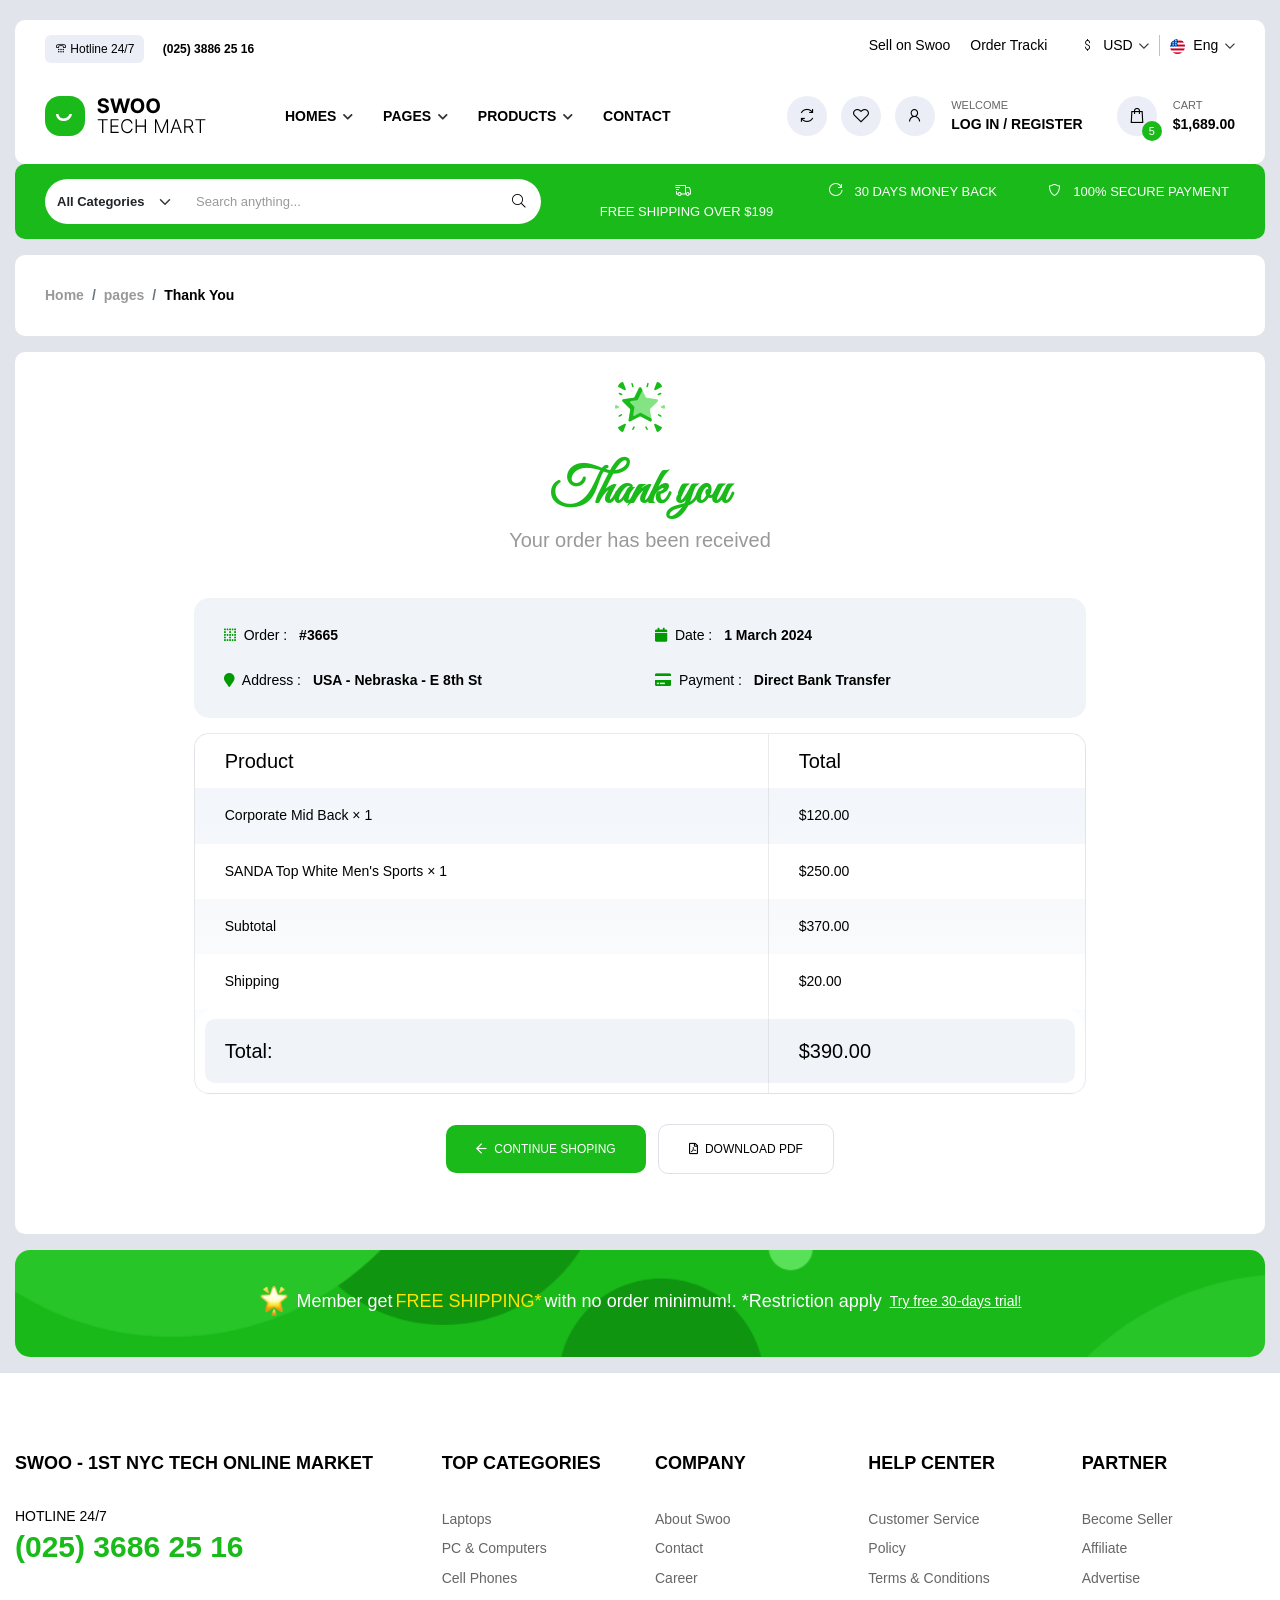
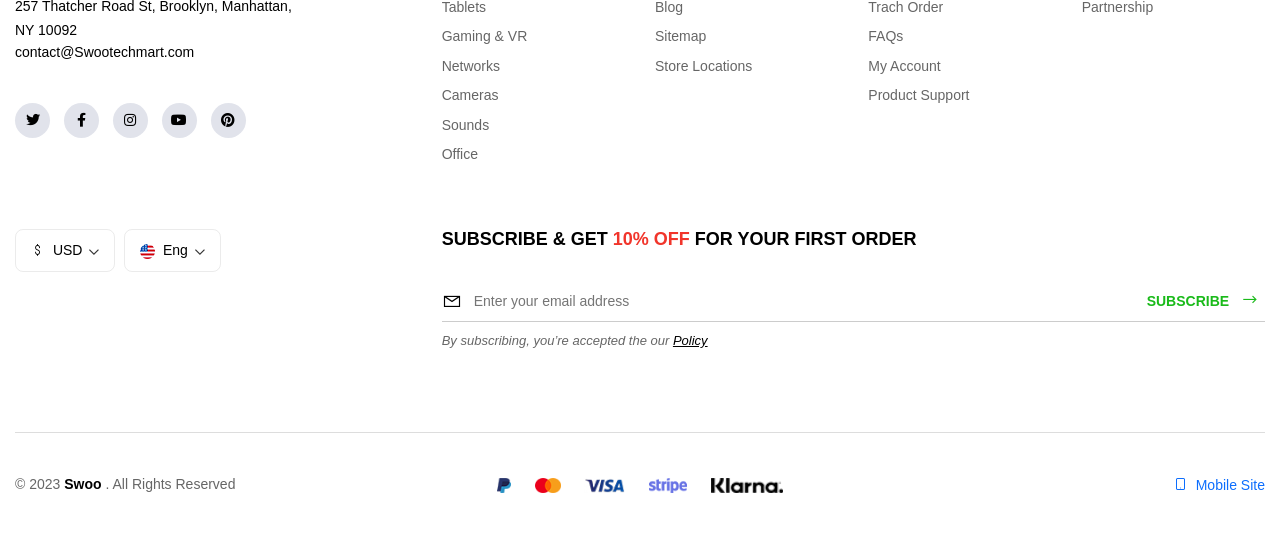
<file: swoo_html/inner_pages/order-thanks.html>
<!DOCTYPE html>
<html lang="en">

<head>
    <!-- Metas -->
    <meta charset="utf-8">
    <meta http-equiv="X-UA-Compatible" content="IE=edge">
    <meta name="viewport" content="width=device-width, initial-scale=1, maximum-scale=1">
    <meta name="keywords" content="HTML5 Template swoo Multi-Purpose themeforest">
    <meta name="description" content="swoo - Multi-Purpose HTML5 Template">
    <meta name="author" content="">

    <!-- Title  -->
    <title>Swoo</title>

    <!-- Favicon -->
    <link rel="shortcut icon" href="../common/assets/img/fav2.png" title="Favicon" sizes="16x16">

    <!-- bootstrap 5 -->
    <link rel="stylesheet" href="../common/assets/css/lib/bootstrap.min.css">

    <!-- font family -->
    <link href="https://fonts.googleapis.com/css2?family=Plus+Jakarta+Sans:ital,wght@0,200;0,300;0,400;0,500;0,600;0,700;0,800;1,200;1,300;1,400;1,500;1,600;1,700;1,800&display=swap" rel="stylesheet">
    <link href="https://fonts.googleapis.com/css2?family=Great+Vibes&display=swap" rel="stylesheet">

    <!-- fontawesome icons  -->
    <link rel="stylesheet" href="../common/assets/css/lib/all.min.css">
    <!-- fontawesome icons  -->
    <link rel="stylesheet" href="../common/assets/css/lib/line-awesome.css">
    <!-- animate css  -->
    <link rel="stylesheet" href="../common/assets/css/lib/animate.css">
    <!-- fancybox popup  -->
    <link rel="stylesheet" href="../common/assets/css/lib/jquery.fancybox.css">
    <!-- lity popup  -->
    <link rel="stylesheet" href="../common/assets/css/lib/lity.css">
    <!-- swiper slider  -->
    <link rel="stylesheet" href="../common/assets/css/lib/swiper8.min.css">
    <!-- izi toast  -->
    <link rel="stylesheet" href="../common/assets/css/lib/iziToast.min.css">

    <!-- common style -->
    <link rel="stylesheet" href="../common/assets/css/common_style.css">

    <!-- home style -->
    <link rel="stylesheet" href="assets/css/inner_pages.css">
</head>

<body class="home-style3">

    <!--  Start loader  -->
    <!-- <div class="loader-wrap">
        <svg viewBox="0 0 1000 1000" preserveAspectRatio="none">
            <path id="svg" d="M0,1005S175,995,500,995s500,5,500,5V0H0Z"></path>
        </svg>

        <div class="loader-wrap-heading">
            <div class="load-text">
                <span>L</span>
                <span>o</span>
                <span>a</span>
                <span>d</span>
                <span>i</span>
                <span>n</span>
                <span>g</span>
            </div>
        </div>
    </div> -->
    <!--  End loader  -->

    <div class="body-container">

        <div class="container container-llgg">

            <!--  Start navbar container  -->
            <div class="tc-navbar-container-style3">

                <div class="wh-box p-15 radius-4 bg-white mt-20">
                    <!--  Start top-navbar  -->
                    <div class="top-navbar-style3">
                        <div class="container">
                            <div class="row">
                                <div class="col-lg-6">
                                    <div class="hot-line">
                                        <small> <i class="las la-tty"></i> Hotline 24/7 </small>
                                        <a href="tel:(025)38862516" class="fw-bold"> (025) 3886 25 16 </a>
                                    </div>
                                </div>
                                <div class="col-lg-6 mt-4 mt-lg-0">
                                    <div class="top-nav-side justify-content-lg-end">
                                        <div class="side-links">
                                            <a href="#" class="me-lg-3"> Sell on Swoo </a>
                                            <a href="#" class="me-lg-4"> Order Tracki </a>
                                        </div>
                                        <ul class="links-ul">
                                            <li class="dropdown">
                                                <a class="dropdown-toggle" href="#" id="navbarDropdown" role="button" data-bs-toggle="dropdown" aria-expanded="false">
                                                    <i class="la la-dollar-sign me-1"></i> USD
                                                </a>
                                                <ul class="dropdown-menu" aria-labelledby="navbarDropdown">
                                                  <li><a class="dropdown-item" href="#">USD</a></li>
                                                  <li><a class="dropdown-item" href="#">USD</a></li>
                                                </ul>
                                            </li>
                                            <li class="dropdown">
                                                <a class="dropdown-toggle" href="#" id="navbarDropdown1" role="button" data-bs-toggle="dropdown" aria-expanded="false">
                                                    <img src="assets/img/eng.png" alt="" class="me-1 icon-15"> Eng
                                                </a>
                                                <ul class="dropdown-menu" aria-labelledby="navbarDropdown1">
                                                  <li><a class="dropdown-item" href="#">Arabic</a></li>
                                                </ul>
                                            </li>
                                        </ul>
                                    </div>
                                </div>
                            </div>
                        </div>
                    </div>
                    <!--  End top-navbar  -->

                    <!--  Start navbar  -->
                    <nav class="navbar navbar-expand-lg navbar-light tc-navbar-style3">
                        <div class="container">
                            <a class="navbar-brand" href="#">
                                <img src="assets/img/logo.png" alt="" class="logo">
                            </a>
                            <button class="navbar-toggler" type="button" data-bs-toggle="collapse" data-bs-target="#navbarSupportedContent" aria-controls="navbarSupportedContent" aria-expanded="false" aria-label="Toggle navigation">
                                <span class="navbar-toggler-icon"></span>
                            </button>
                            <div class="collapse navbar-collapse ms-lg-5" id="navbarSupportedContent">
                                <ul class="navbar-nav me-auto mb-2 mb-lg-0">
                                    <li class="dropdown">
                                        <a class="nav-link dropdown-toggle" href="#" id="navbarDropdown1" role="button" data-bs-toggle="dropdown"
                                            aria-expanded="false">
                                            Homes
                                        </a>
                                        <ul class="dropdown-menu" aria-labelledby="navbarDropdown1">
                                            <li><a class="dropdown-item" href="../home_baby/index.html">Home Baby</a></li>
                                            <li><a class="dropdown-item" href="../home_electronic/index.html">Home Electronic</a></li>
                                            <li><a class="dropdown-item" href="../home_lighting/index.html">Home Lighting</a></li>
                                            <li><a class="dropdown-item" href="../home_pets/index.html">Home Pets</a></li>
                                            <li><a class="dropdown-item" href="../home_tech/index.html">Home Tech</a></li>
                                        </ul>
                                    </li>
                                    <li class="dropdown">
                                        <a class="nav-link dropdown-toggle" href="#" id="navbarDropdown2" role="button" data-bs-toggle="dropdown"
                                            aria-expanded="false">
                                            Pages
                                        </a>
                                        <ul class="dropdown-menu" aria-labelledby="navbarDropdown2">
                                            <li><a class="dropdown-item" href="../inner_pages/about.html">About</a></li>
                                            <li><a class="dropdown-item" href="../inner_pages/contact.html">Contact</a></li>
                                            <li><a class="dropdown-item" href="../inner_pages/login.html">Login</a></li>
                                            <li><a class="dropdown-item" href="../inner_pages/profile.html">Profile</a></li>
                                            <li><a class="dropdown-item" href="../inner_pages/register.html">Register</a></li>
                                        </ul>
                                    </li> 
                                    <li class="dropdown">
                                        <a class="nav-link dropdown-toggle" href="#" id="navbarDropdown3" role="button" data-bs-toggle="dropdown"
                                            aria-expanded="false">
                                            Products
                                        </a>
                                        <ul class="dropdown-menu" aria-labelledby="navbarDropdown3">
                                            <li><a class="dropdown-item" href="../inner_pages/products.html">products</a></li>
                                            <li><a class="dropdown-item" href="../inner_pages/products_layout_2.html">products layout 2</a></li>
                                            <li><a class="dropdown-item" href="../inner_pages/cart.html">Cart</a></li>
                                            <li><a class="dropdown-item" href="../inner_pages/checkout.html">Checkout</a></li>
                                            <li><a class="dropdown-item" href="../inner_pages/single_product.html">Single Product</a></li>
                                            <li><a class="dropdown-item" href="../inner_pages/single_product_pay.html">Single Product Pay</a></li>
                                        </ul>
                                    </li>
                                    <li class="nav-item">
                                        <a class="nav-link" href="../inner_pages/contact.html">Contact</a>
                                    </li>
                                    <li class="nav-item d-block d-lg-none">
                                        <a class="nav-link" href="../inner_pages/login.html">login</a>
                                    </li>
                                    <li class="nav-item d-block d-lg-none">
                                        <a class="nav-link" href="../inner_pages/register.html">Register</a>
                                    </li>
                                </ul>
                            </div>
                            <div class="side-nav d-none d-lg-flex">
                                <div class="icons">
                                    <a href="#" class="icon-link"> <i class="las la-sync-alt"></i> </a>
                                    <a href="#" class="icon-link"> <i class="lar la-heart"></i> </a>
                                    <a href="#" class="icon-link"> <i class="las la-user"></i> </a>
                                </div>
                                <div class="text-item ms-3">
                                    <small class="fsz-11 color-666 text-uppercase d-block"> welcome </small>
                                    <a href="../inner_pages/login.html" class="fsz-14 text-uppercase fw-bold"> log in / Register </a>
                                </div>
                                <div class="icons ms-4">
                                    <a href="../inner_pages/cart.html" class="icon-link"> <i class="las la-shopping-bag"></i> <span class="num">5</span> </a>
                                </div>
                                <div class="text-item ms-3">
                                    <small class="fsz-11 color-666 text-uppercase d-block"> cart </small>
                                    <a href="../inner_pages/cart.html" class="fsz-14 text-uppercase fw-bold"> $1,689.00 </a>
                                </div>
                            </div>
                        </div>
                    </nav>
                    <!--  End navbar  -->
                </div>

                <!--  Start search nav  -->
                <div class="search-nav-style3">
                    <div class="container">
                        <div class="row align-items-center gx-0">
                            <div class="col-lg-5">
                                <div class="search-cat">
                                    <div class="input-group flex-nowrap">
                                        <select name="name" class="form-select">
                                            <option value=""> All Categories </option>
                                            <option value=""> Categories 1 </option>
                                            <option value=""> Categories 2 </option>
                                        </select>
                                        <input type="text" class="form-control" placeholder="Search anything...">
                                        <a href="#" class="search-btn"> <i class="fal fa-search"></i> </a>
                                    </div>
                                </div>
                            </div>
                            <div class="col-lg-7 d-none d-lg-block">
                                <div class="delivery-features ps-lg-5">
                                    <div class="row">
                                        <div class="col-lg-4">
                                            <a href="#" class="feat-link"> <i class="la la-shipping-fast fs-6 me-2"></i> <span> free shipping over $199 </span> </a>
                                        </div>
                                        <div class="col-lg-4">
                                            <a href="#" class="feat-link"> <i class="las la-redo-alt fs-6 me-2"></i> <span> 30 days money back </span> </a>
                                        </div>
                                        <div class="col-lg-4">
                                            <a href="#" class="feat-link"> <i class="las la-shield-alt fs-6 me-2"></i> <span> 100% secure payment </span> </a>
                                        </div>
                                    </div>
                                </div>
                            </div>
                        </div>
                    </div>
                </div>
                <!--  End search nav  -->

            </div>
            <!--  End navbar container  -->


            <!--Contents-->
            <main>

                <!--  Start breadcrumb  -->
                <section class="tc-breadcrumb-style6 p-30 radius-4 bg-white mt-3 wow fadeInUp">
                    <nav aria-label="breadcrumb">
                        <ol class="breadcrumb fw-bold mb-0">
                          <li class="breadcrumb-item color-999"><a href="#">Home</a></li>
                          <li class="breadcrumb-item color-999"><a href="#">pages</a></li>
                          <li class="breadcrumb-item active color-000" aria-current="page">Thank You</li>
                        </ol>
                      </nav>
                </section>
                <!--  End breadcrumb  -->


                <!--  Start thanks-sec  -->
                <section class="thanks-sec p-30 radius-4 bg-white mt-3">
                    <div class="content col-lg-9 mx-auto">
                        <div class="top-info text-center">
                            <div class="icon icon-50 mb-30 mx-auto">
                                <img src="assets/img/excellence.svg" alt="" class="">
                            </div>
                            <h2 class="thank-txt"> <span class="color-green2"> Thank you </span> </h2>
                            <div class="text color-999 fsz-20"> Your order has been received </div>
                        </div>
                        <div class="print-content">
                            <div class="order-head">
                                <div class="row">
                                    <div class="col-lg-6">
                                        <div class="item print-content"> <span class="text me-2"> <i class="fas fa-border-none color-green1 me-1"></i> Order : </span> <strong> #3665 </strong> </div>
                                    </div>
                                    <div class="col-lg-6">
                                        <div class="item"> <span class="text me-2"> <i class="fas fa-calendar color-green1 me-1"></i> date : </span> <strong> 1 March 2024 </strong> </div>
                                    </div>
                                    <div class="col-lg-6">
                                        <div class="item"> <span class="text me-2"> <i class="fas fa-map-marker color-green1 me-1"></i> address : </span> <strong> USA - Nebraska - E 8th st </strong> </div>
                                    </div>
                                    <div class="col-lg-6">
                                        <div class="item"> <span class="text me-2"> <i class="fas fa-credit-card color-green1 me-1"></i> Payment : </span> <strong> Direct bank transfer </strong> </div>
                                    </div>
                                </div>
                            </div>
                            <div class="order-table">
                                <div class="tb-row">
                                    <div class="item">
                                        <h5> Product </h5>
                                    </div>
                                    <div class="item">
                                        <h5> Total </h5>
                                    </div>
                                </div>
                                <div class="tb-row">
                                    <div class="item">
                                        <div class="text"> Corporate Mid Back × 1 </div>
                                    </div>
                                    <div class="item">
                                        <div class="text"> $120.00 </div>
                                    </div>
                                </div>
                                <div class="tb-row">
                                    <div class="item">
                                        <div class="text"> SANDA Top White Men's Sports × 1 </div>
                                    </div>
                                    <div class="item">
                                        <div class="text"> $250.00 </div>
                                    </div>
                                </div>
                                <div class="tb-row">
                                    <div class="item">
                                        <div class="text"> Subtotal </div>
                                    </div>
                                    <div class="item">
                                        <div class="text"> $370.00 </div>
                                    </div>
                                </div>
                                <div class="tb-row">
                                    <div class="item">
                                        <div class="text"> Shipping </div>
                                    </div>
                                    <div class="item">
                                        <div class="text"> $20.00 </div>
                                    </div>
                                </div>
                                <div class="tb-row">
                                    <div class="item">
                                        <div class="text"> <h5> Total: </h5> </div>
                                    </div>
                                    <div class="item">
                                        <div class="text"> <h5> $390.00 </h5> </div>
                                    </div>
                                </div>
                            </div>
                        </div>
                        <div class="btns pt-30 pb-30 text-center">
                            <a href="#0" class="butn bg-green2 text-white radius-4 fw-500 fsz-12 text-uppercase text-center mx-1">
                                <span> <i class="far fa-arrow-left me-1"></i> Continue Shoping </span>
                            </a>
                            <a href="#0" class="butn border hover-bg-green2 radius-4 fw-500 fsz-12 text-uppercase text-center mx-1" id="print-btn"> 
                                <span> <i class="far fa-file-pdf me-1"></i> download PDF </span>
                            </a>
                        </div>
                    </div>
                </section>
                <!--  End thanks-sec  -->


                <!--  Start banner1  -->
                <section class="tc-banner-style3 mt-3 mb-3">
                    <div class="banner-card text-center">
                        <h6 class="d-block d-lg-inline-flex align-items-center fw-400 fsz-18 lh-5"> <img src="assets/img/star.png" alt="" class="icon-30 me-2"> Member get <span class="text-uppercase text-color"> FREE SHIPPING* </span> with no order minimum!. *Restriction apply <a href="#" class="fsz-14 text-decoration-underline ms-2"> Try free 30-days trial! </a> </h6>
                    </div>
                </section>
                <!--  End banner1  -->


            </main>
            <!--End-Contents-->

        </div>

    </div>

    <!--  Start footer  -->
    <footer class="tc-footer-style3">
        <div class="container">
            <div class="footer-content">
                <div class="row">
                    <div class="col-lg-4">
                        <div class="foot-info">
                            <h6 class="fsz-18 fw-bold mb-30 text-uppercase"> Swoo - 1st NYC tech online market </h6>
                            <p class="text-uppercase"> hotline 24/7 </p>
                            <h4 class="fsz-30 fw-bold color-green2 mb-30"> (025) 3686 25 16 </h4>
                            <p class="fsz-14 color-000"> 257 Thatcher Road St, Brooklyn, Manhattan, <br> NY 10092 </p>
                            <a class="fsz-14 color-000" href="#"> contact@Swootechmart.com </a>
                            <div class="foot-social mt-40">
                                <a href="#"> <i class="fab fa-twitter"></i> </a>
                                <a href="#"> <i class="fab fa-facebook-f"></i> </a>
                                <a href="#"> <i class="fab fa-instagram"></i> </a>
                                <a href="#"> <i class="fab fa-youtube"></i> </a>
                                <a href="#"> <i class="fab fa-pinterest"></i> </a>
                            </div>
                        </div>
                    </div>
                    <div class="col-lg-2">
                        <div class="links">
                            <h6 class="fsz-18 fw-bold mb-30 text-uppercase"> top Categories </h6>
                            <ul class="links-list">
                                <li> <a href="#"> Laptops </a> </li>
                                <li> <a href="#"> PC & Computers </a> </li>
                                <li> <a href="#"> Cell Phones </a> </li>
                                <li> <a href="#"> Tablets </a> </li>
                                <li> <a href="#"> Gaming & VR </a> </li>
                                <li> <a href="#"> networks </a> </li>
                                <li> <a href="#"> Cameras </a> </li>
                                <li> <a href="#"> Sounds </a> </li>
                                <li> <a href="#"> Office </a> </li>
                            </ul>
                        </div>
                    </div>
                    <div class="col-lg-2">
                        <div class="links">
                            <h6 class="fsz-18 fw-bold mb-30 text-uppercase"> company </h6>
                            <ul class="links-list">
                                <li> <a href="#"> About Swoo </a> </li>
                                <li> <a href="#"> Contact </a> </li>
                                <li> <a href="#"> Career </a> </li>
                                <li> <a href="#"> Blog </a> </li>
                                <li> <a href="#"> Sitemap </a> </li>
                                <li> <a href="#"> Store Locations </a> </li>
                            </ul>
                        </div>
                    </div>
                    <div class="col-lg-2">
                        <div class="links">
                            <h6 class="fsz-18 fw-bold mb-30 text-uppercase"> help center </h6>
                            <ul class="links-list">
                                <li> <a href="#"> Customer Service </a> </li>
                                <li> <a href="#"> Policy </a> </li>
                                <li> <a href="#"> Terms & Conditions </a> </li>
                                <li> <a href="#"> Trach Order </a> </li>
                                <li> <a href="#"> FAQs </a> </li>
                                <li> <a href="#"> My Account </a> </li>
                                <li> <a href="#"> Product Support </a> </li>
                            </ul>
                        </div>
                    </div>
                    <div class="col-lg-2">
                        <div class="links">
                            <h6 class="fsz-18 fw-bold mb-30 text-uppercase"> partner </h6>
                            <ul class="links-list">
                                <li> <a href="#"> Become Seller </a> </li>
                                <li> <a href="#"> Affiliate </a> </li>
                                <li> <a href="#"> Advertise </a> </li>
                                <li> <a href="#"> Partnership </a> </li>
                            </ul>
                        </div>
                    </div>
                </div>
                <div class="footer-btm-info mt-60">
                    <div class="row">
                        <div class="col-lg-4">
                            <div class="dropdowns">
                                <ul class="links-ul">
                                    <li class="dropdown">
                                        <a class="dropdown-toggle" href="#" id="navbarDropdown" role="button" data-bs-toggle="dropdown" aria-expanded="false">
                                            <i class="la la-dollar-sign me-1"></i> USD
                                        </a>
                                        <ul class="dropdown-menu" aria-labelledby="navbarDropdown">
                                          <li><a class="dropdown-item" href="#">USD</a></li>
                                          <li><a class="dropdown-item" href="#">USD</a></li>
                                        </ul>
                                    </li>
                                    <li class="dropdown">
                                        <a class="dropdown-toggle" href="#" id="navbarDropdown1" role="button" data-bs-toggle="dropdown" aria-expanded="false">
                                            <img src="assets/img/eng.png" alt="" class="me-1 icon-15"> Eng
                                        </a>
                                        <ul class="dropdown-menu" aria-labelledby="navbarDropdown1" style="">
                                          <li><a class="dropdown-item" href="#">Arabic</a></li>
                                        </ul>
                                    </li>
                                </ul>
                            </div>
                        </div>
                        <div class="col-lg-8">
                            <div class="subscribe-content">
                                <h6 class="fsz-18 fw-bold mb-30 text-uppercase"> subscribe & get <span class="color-red1"> 10% off </span> for your first order </h6>
                                <div class="form-group">
                                    <span class="icon"> <i class="la la-envelope"></i> </span>
                                    <input type="text" placeholder="Enter your email address">
                                    <button> subscribe <i class="la la-long-arrow-right ms-2 fsz-18"></i> </button>
                                </div>
                                <p class="fsz-13 fst-italic color-666 mt-2"> By subscribing, you’re accepted the our <a href="#" class="color-000 text-decoration-underline"> Policy </a> </p>
                            </div>
                        </div>
                    </div>
                </div>
            </div>
            <div class="foot ">
                <div class="row align-items-center">
                    <div class="col-lg-4 text-center text-lg-start">
                        <p class="color-666"> © 2023 <strong class="color-000"> Swoo </strong>. All Rights Reserved </p>
                    </div>
                    <div class="col-lg-4">
                        <div class="pay-imgs text-center my-3 my-lg-0">
                            <img src="assets/img/payment/pay1.png" alt="">
                            <img src="assets/img/payment/pay2.png" alt="">
                            <img src="assets/img/payment/pay3.png" alt="">
                            <img src="assets/img/payment/pay4.png" alt="">
                            <img src="assets/img/payment/pay5.png" alt="">
                        </div>
                    </div>
                    <div class="col-lg-4 text-center text-lg-end">
                        <a href="#" class="text-primary"> <i class="la la-mobile me-1 fsz-16"></i> Mobile Site </a>
                    </div>
                </div>
            </div>
        </div>
        <div class="mob-navigation d-flex d-lg-none">
            <ul>
                <li class="list">
                    <a href="#0">
                        <span class="icon"> <i class="las la-sync-alt"></i> </span>
                        <span class="text">Compare</span>
                    </a>
                </li>
                <li class="list">
                    <a href="#0">
                        <span class="icon"> <i class="lar la-heart"></i> </span>
                        <span class="text">Favorite</span>
                    </a>
                </li>
                <li class="list active">
                    <a href="#0">
                        <span class="icon"> <i class="las la-home"></i> </span>
                        <span class="text">Home</span>
                    </a>
                </li>
                <li class="list">
                    <a href="#0">
                        <span class="icon"> <i class="las la-shopping-bag"></i> </span>
                        <span class="text">Cart</span>
                    </a>
                </li>
                <li class="list">
                    <a href="#0">
                        <span class="icon"> <i class="las la-user"></i> </span>
                        <span class="text">Profile</span>
                    </a>
                </li>
                <li class="indicator"></li>
            </ul>
        </div>
    </footer>
    <!--  End footer  -->
    

    <!--  Start to top button  -->
    <!-- <a href="#" class="to_top">
        <i class="la la-angle-up"></i>
    </a> -->
    <!--  End to top button  -->

    <!--  request  -->
    <script src="../common/assets/js/lib/jquery-3.0.0.min.js"></script>
    <script src="../common/assets/js/lib/jquery-migrate-3.0.0.min.js"></script>
    <script src="../common/assets/js/lib/bootstrap.bundle.min.js"></script>
    <script src="../common/assets/js/lib/wow.min.js"></script>
    <script src="../common/assets/js/lib/jquery.fancybox.js"></script>
    <script src="../common/assets/js/lib/lity.js"></script>
    <script src="../common/assets/js/lib/swiper8-bundle.min.js"></script>
    <script src="../common/assets/js/lib/jquery.waypoints.min.js"></script>
    <script src="../common/assets/js/lib/jquery.counterup.js"></script>
    <script src="../common/assets/js/lib/parallaxie.js"></script>
    <script src="../common/assets/js/lib/iziToast.min.js"></script>
    <!-- <script src="../common/assets/js/lib/printThis.js"></script> -->
    <!-- ===== gsap scripts ===== -->
    <script src="../common/assets/js/gsap_lib/gsap.min.js"></script>
    <!-- <script src="../common/assets/js/gsap_lib/ScrollSmoother.min.js"></script>
    <script src="../common/assets/js/gsap_lib/ScrollTrigger.min.js"></script>
    <script src="../common/assets/js/gsap_lib/SplitText.min.js"></script> -->
    <script src="../common/assets/js/common_js.js"></script>

    <!-- ===== home scripts ===== -->
    <!-- <script src="../home_tech/assets/js/home_3_scripts.js"></script> -->

    <!-- ===== innerpages scripts ===== -->
    <script src="assets/js/inner_pages.js"></script>

    <script>
        document.getElementById("print-btn").addEventListener("click", function() {
            window.print();
        });
    </script>

</body>

</html>
</file>
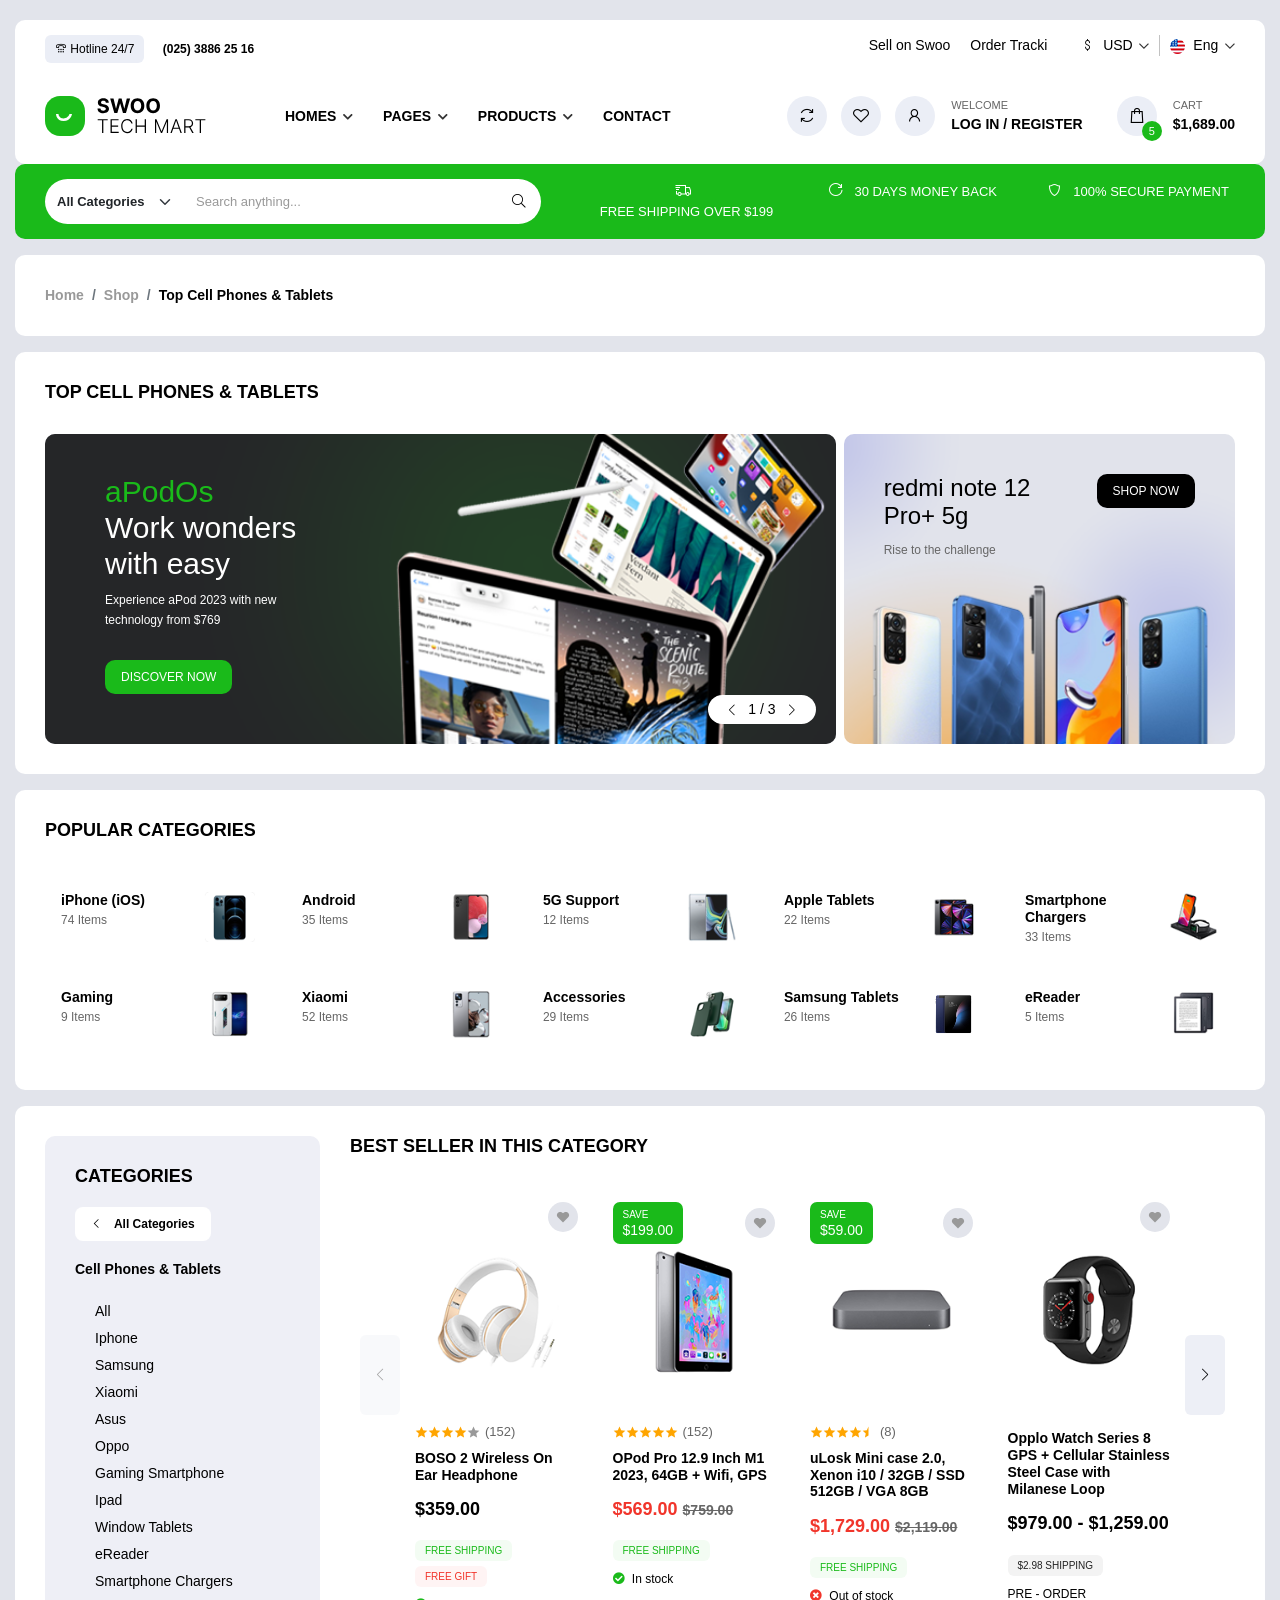
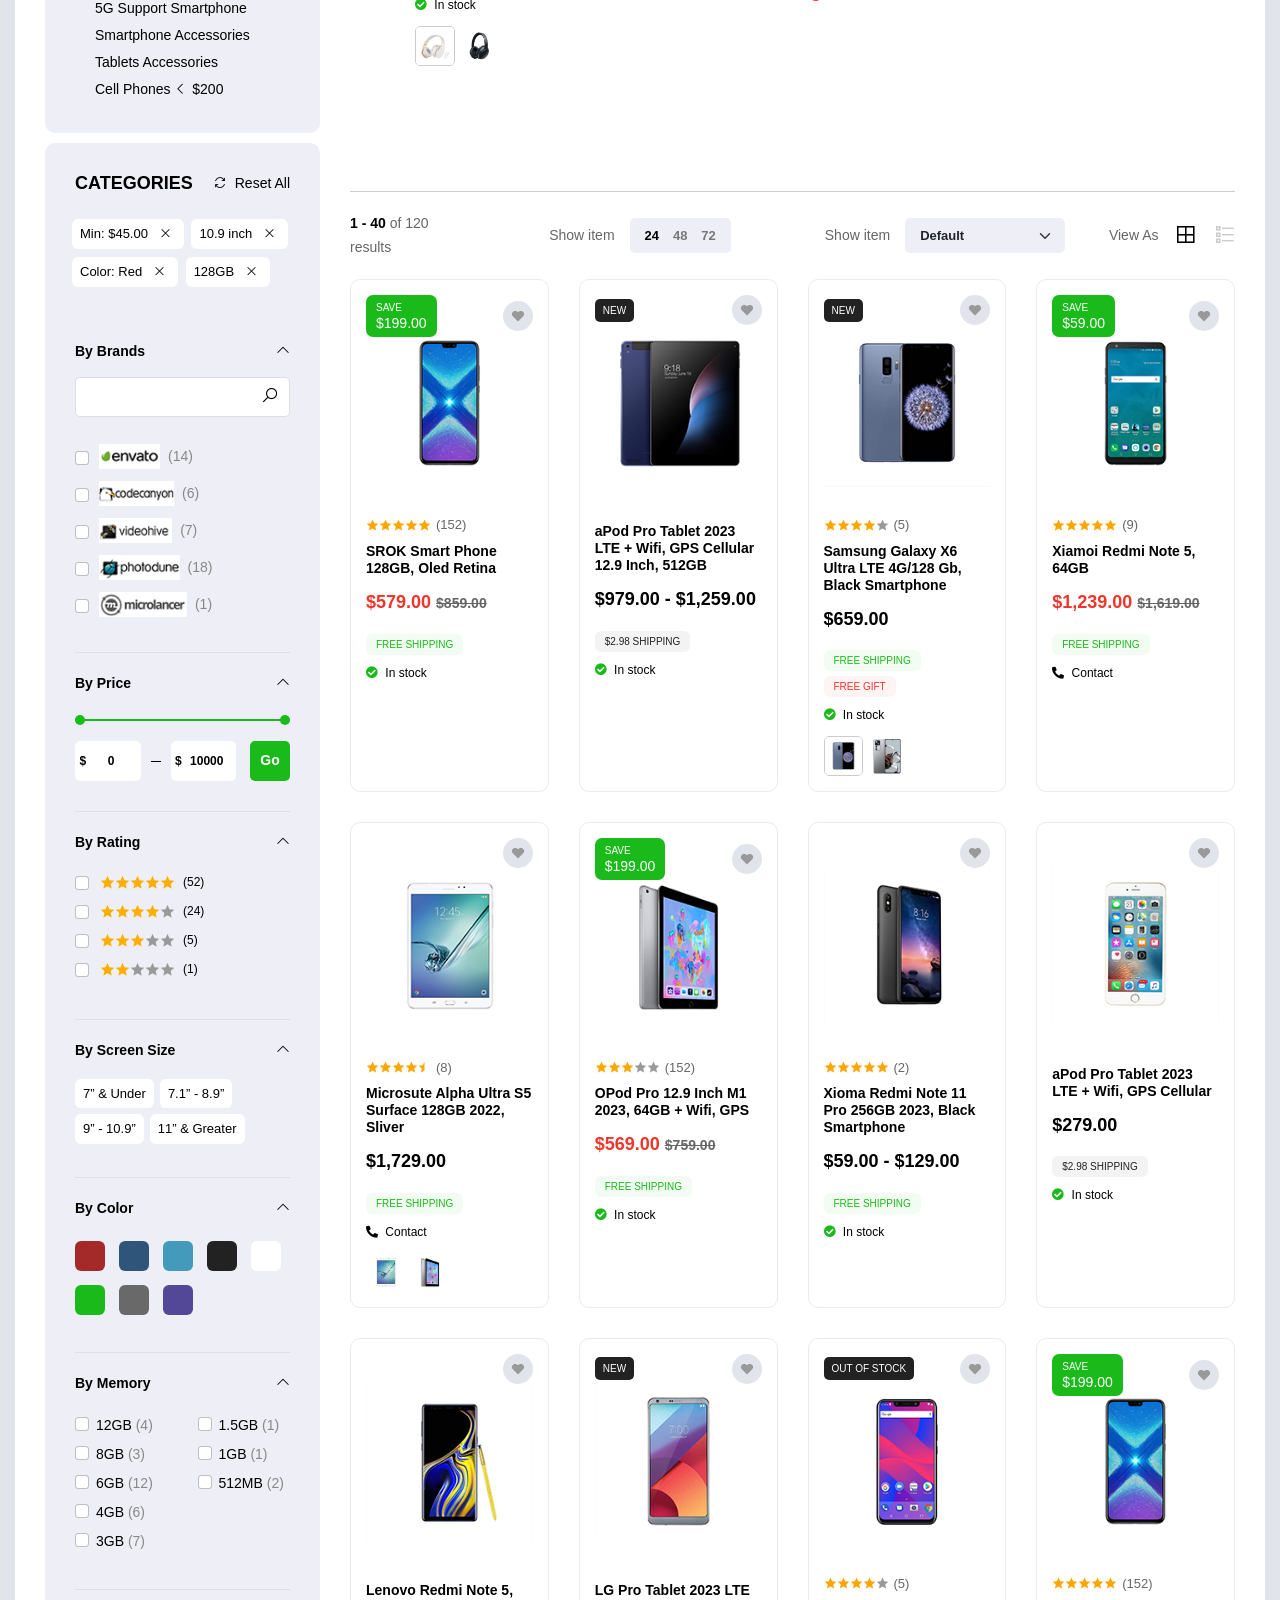
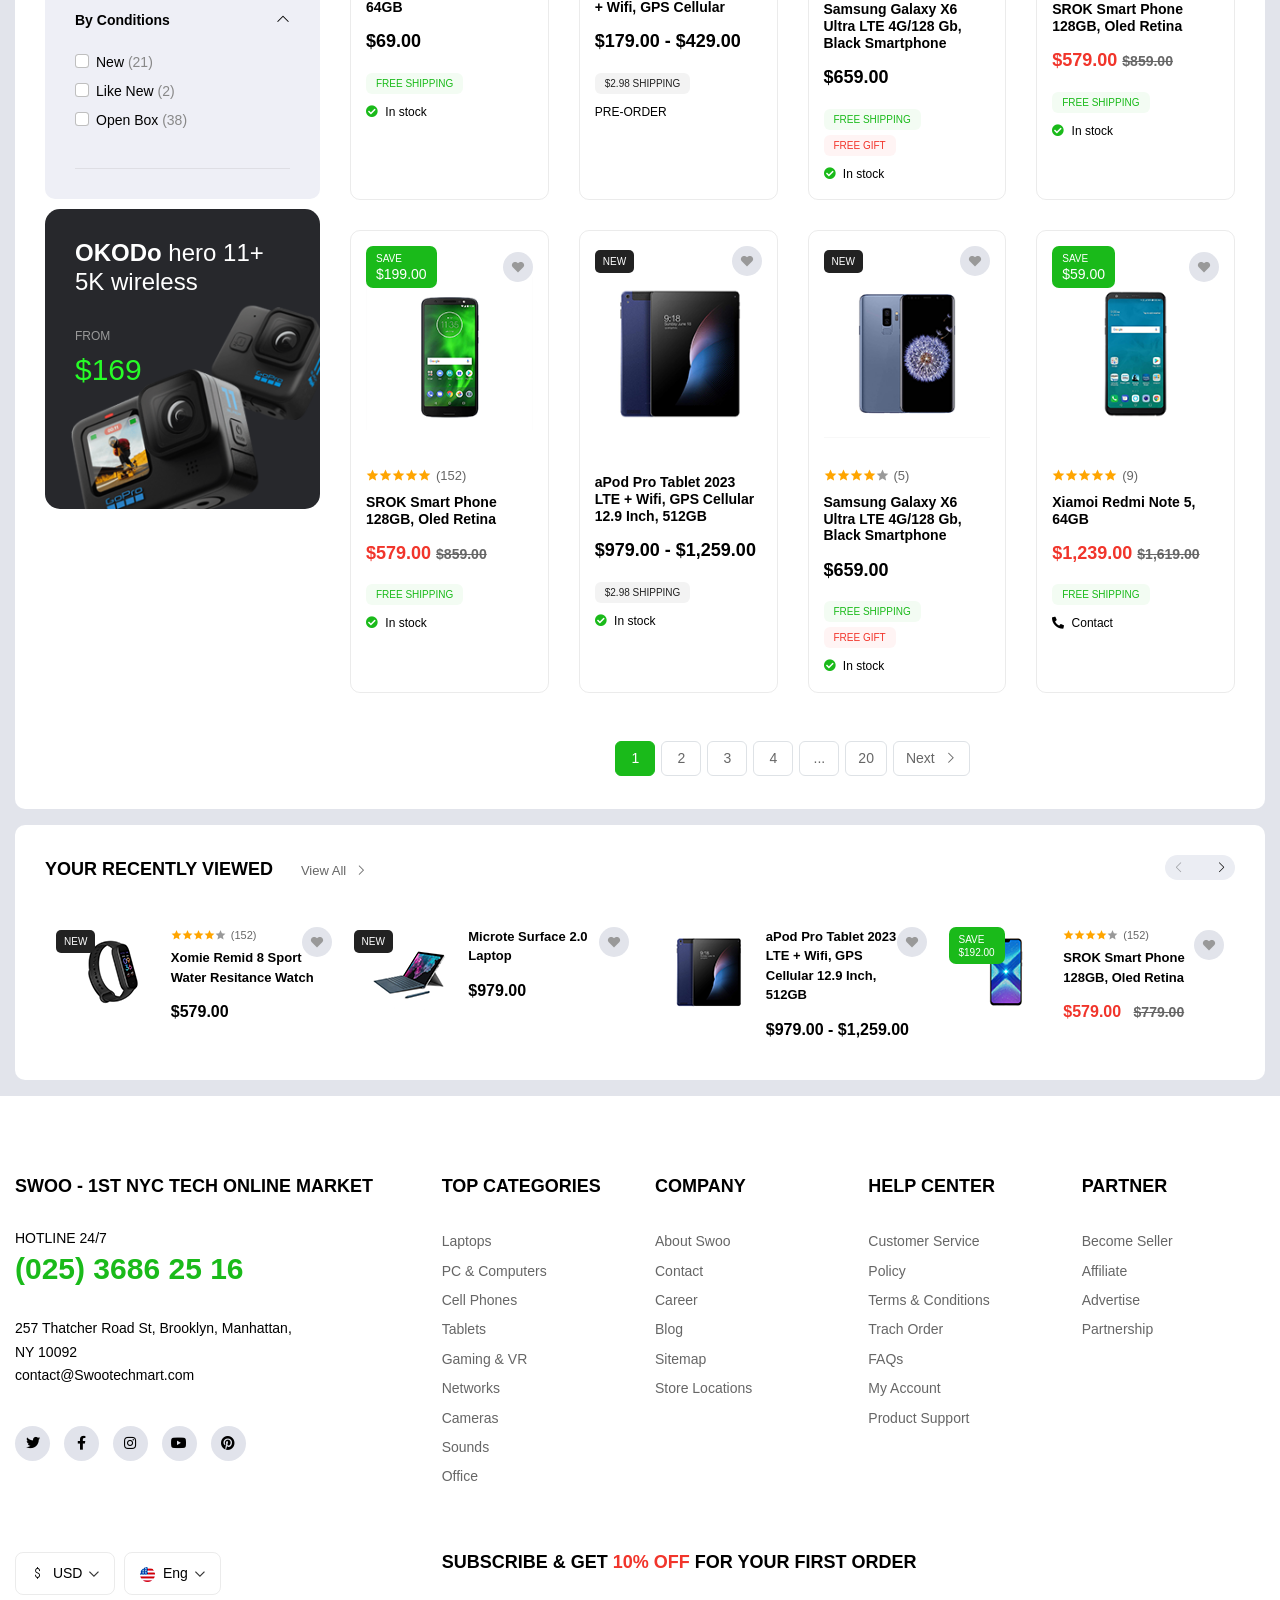
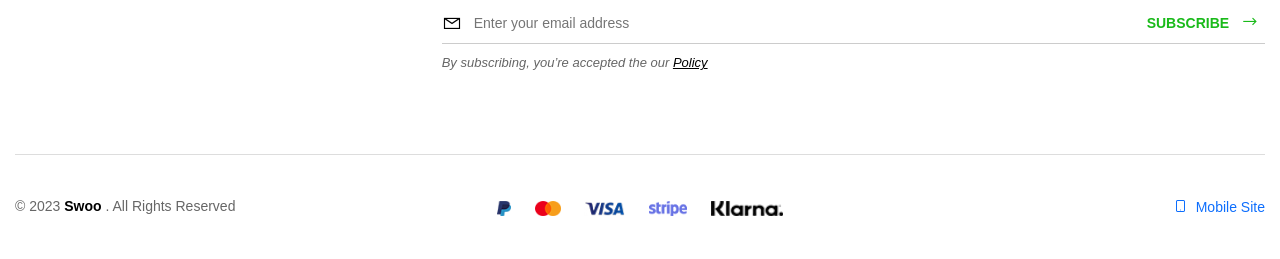
<file: swoo_html/inner_pages/products.html>
<!DOCTYPE html>
<html lang="en">

<head>
    <!-- Metas -->
    <meta charset="utf-8">
    <meta http-equiv="X-UA-Compatible" content="IE=edge">
    <meta name="viewport" content="width=device-width, initial-scale=1, maximum-scale=1">
    <meta name="keywords" content="HTML5 Template swoo Multi-Purpose themeforest">
    <meta name="description" content="swoo - Multi-Purpose HTML5 Template">
    <meta name="author" content="">

    <!-- Title  -->
    <title>Swoo</title>

    <!-- Favicon -->
    <link rel="shortcut icon" href="../common/assets/img/fav2.png" title="Favicon" sizes="16x16">

    <!-- bootstrap 5 -->
    <link rel="stylesheet" href="../common/assets/css/lib/bootstrap.min.css">

    <!-- font family -->
    <link href="https://fonts.googleapis.com/css2?family=Plus+Jakarta+Sans:ital,wght@0,200;0,300;0,400;0,500;0,600;0,700;0,800;1,200;1,300;1,400;1,500;1,600;1,700;1,800&display=swap" rel="stylesheet">

    <!-- fontawesome icons  -->
    <link rel="stylesheet" href="../common/assets/css/lib/all.min.css">
    <!-- fontawesome icons  -->
    <link rel="stylesheet" href="../common/assets/css/lib/line-awesome.css">
    <!-- animate css  -->
    <link rel="stylesheet" href="../common/assets/css/lib/animate.css">
    <!-- fancybox popup  -->
    <link rel="stylesheet" href="../common/assets/css/lib/jquery.fancybox.css">
    <!-- lity popup  -->
    <link rel="stylesheet" href="../common/assets/css/lib/lity.css">
    <!-- swiper slider  -->
    <link rel="stylesheet" href="../common/assets/css/lib/swiper8.min.css">
    <!-- izi toast  -->
    <link rel="stylesheet" href="../common/assets/css/lib/iziToast.min.css">

    <!-- common style -->
    <link rel="stylesheet" href="../common/assets/css/common_style.css">

    <!-- home style -->
    <link rel="stylesheet" href="assets/css/inner_pages.css">
</head>

<body class="home-style3">

    <!--  Start loader  -->
    <div class="loader-wrap">
        <svg viewBox="0 0 1000 1000" preserveAspectRatio="none">
            <path id="svg" d="M0,1005S175,995,500,995s500,5,500,5V0H0Z"></path>
        </svg>

        <div class="loader-wrap-heading">
            <div class="load-text">
                <span>L</span>
                <span>o</span>
                <span>a</span>
                <span>d</span>
                <span>i</span>
                <span>n</span>
                <span>g</span>
            </div>
        </div>
    </div>
    <!--  End loader  -->

    <div class="body-container">

        <div class="container container-llgg">

            <!--  Start navbar container  -->
            <div class="tc-navbar-container-style3">

                <div class="wh-box p-15 radius-4 bg-white mt-20">
                    <!--  Start top-navbar  -->
                    <div class="top-navbar-style3">
                        <div class="container">
                            <div class="row">
                                <div class="col-lg-6">
                                    <div class="hot-line">
                                        <small> <i class="las la-tty"></i> Hotline 24/7 </small>
                                        <a href="tel:(025)38862516" class="fw-bold"> (025) 3886 25 16 </a>
                                    </div>
                                </div>
                                <div class="col-lg-6 mt-4 mt-lg-0">
                                    <div class="top-nav-side justify-content-lg-end">
                                        <div class="side-links">
                                            <a href="#" class="me-lg-3"> Sell on Swoo </a>
                                            <a href="#" class="me-lg-4"> Order Tracki </a>
                                        </div>
                                        <ul class="links-ul">
                                            <li class="dropdown">
                                                <a class="dropdown-toggle" href="#" id="navbarDropdown" role="button" data-bs-toggle="dropdown" aria-expanded="false">
                                                    <i class="la la-dollar-sign me-1"></i> USD
                                                </a>
                                                <ul class="dropdown-menu" aria-labelledby="navbarDropdown">
                                                  <li><a class="dropdown-item" href="#">USD</a></li>
                                                  <li><a class="dropdown-item" href="#">USD</a></li>
                                                </ul>
                                            </li>
                                            <li class="dropdown">
                                                <a class="dropdown-toggle" href="#" id="navbarDropdown1" role="button" data-bs-toggle="dropdown" aria-expanded="false">
                                                    <img src="assets/img/eng.png" alt="" class="me-1 icon-15"> Eng
                                                </a>
                                                <ul class="dropdown-menu" aria-labelledby="navbarDropdown1">
                                                  <li><a class="dropdown-item" href="#">Arabic</a></li>
                                                </ul>
                                            </li>
                                        </ul>
                                    </div>
                                </div>
                            </div>
                        </div>
                    </div>
                    <!--  End top-navbar  -->

                    <!--  Start navbar  -->
                    <nav class="navbar navbar-expand-lg navbar-light tc-navbar-style3">
                        <div class="container">
                            <a class="navbar-brand" href="#">
                                <img src="assets/img/logo.png" alt="" class="logo">
                            </a>
                            <button class="navbar-toggler" type="button" data-bs-toggle="collapse" data-bs-target="#navbarSupportedContent" aria-controls="navbarSupportedContent" aria-expanded="false" aria-label="Toggle navigation">
                                <span class="navbar-toggler-icon"></span>
                            </button>
                            <div class="collapse navbar-collapse ms-lg-5" id="navbarSupportedContent">
                                <ul class="navbar-nav me-auto mb-2 mb-lg-0">
                                    <li class="dropdown">
                                        <a class="nav-link dropdown-toggle" href="#" id="navbarDropdown1" role="button" data-bs-toggle="dropdown"
                                            aria-expanded="false">
                                            Homes
                                        </a>
                                        <ul class="dropdown-menu" aria-labelledby="navbarDropdown1">
                                            <li><a class="dropdown-item" href="../home_baby/index.html">Home Baby</a></li>
                                            <li><a class="dropdown-item" href="../home_electronic/index.html">Home Electronic</a></li>
                                            <li><a class="dropdown-item" href="../home_lighting/index.html">Home Lighting</a></li>
                                            <li><a class="dropdown-item" href="../home_pets/index.html">Home Pets</a></li>
                                            <li><a class="dropdown-item" href="../home_tech/index.html">Home Tech</a></li>
                                        </ul>
                                    </li>
                                    <li class="dropdown">
                                        <a class="nav-link dropdown-toggle" href="#" id="navbarDropdown2" role="button" data-bs-toggle="dropdown"
                                            aria-expanded="false">
                                            Pages
                                        </a>
                                        <ul class="dropdown-menu" aria-labelledby="navbarDropdown2">
                                            <li><a class="dropdown-item" href="../inner_pages/about.html">About</a></li>
                                            <li><a class="dropdown-item" href="../inner_pages/contact.html">Contact</a></li>
                                            <li><a class="dropdown-item" href="../inner_pages/login.html">Login</a></li>
                                            <li><a class="dropdown-item" href="../inner_pages/profile.html">Profile</a></li>
                                            <li><a class="dropdown-item" href="../inner_pages/register.html">Register</a></li>
                                        </ul>
                                    </li> 
                                    <li class="dropdown">
                                        <a class="nav-link dropdown-toggle" href="#" id="navbarDropdown3" role="button" data-bs-toggle="dropdown"
                                            aria-expanded="false">
                                            Products
                                        </a>
                                        <ul class="dropdown-menu" aria-labelledby="navbarDropdown3">
                                            <li><a class="dropdown-item" href="../inner_pages/products.html">products</a></li>
                                            <li><a class="dropdown-item" href="../inner_pages/products_layout_2.html">products layout 2</a></li>
                                            <li><a class="dropdown-item" href="../inner_pages/cart.html">Cart</a></li>
                                            <li><a class="dropdown-item" href="../inner_pages/checkout.html">Checkout</a></li>
                                            <li><a class="dropdown-item" href="../inner_pages/single_product.html">Single Product</a></li>
                                            <li><a class="dropdown-item" href="../inner_pages/single_product_pay.html">Single Product Pay</a></li>
                                        </ul>
                                    </li>
                                    <li class="nav-item">
                                        <a class="nav-link" href="../inner_pages/contact.html">Contact</a>
                                    </li>
                                    <li class="nav-item d-block d-lg-none">
                                        <a class="nav-link" href="../inner_pages/login.html">login</a>
                                    </li>
                                    <li class="nav-item d-block d-lg-none">
                                        <a class="nav-link" href="../inner_pages/register.html">Register</a>
                                    </li>
                                </ul>
                            </div>
                            <div class="side-nav d-none d-lg-flex">
                                <div class="icons">
                                    <a href="#" class="icon-link"> <i class="las la-sync-alt"></i> </a>
                                    <a href="#" class="icon-link"> <i class="lar la-heart"></i> </a>
                                    <a href="#" class="icon-link"> <i class="las la-user"></i> </a>
                                </div>
                                <div class="text-item ms-3">
                                    <small class="fsz-11 color-666 text-uppercase d-block"> welcome </small>
                                    <a href="../inner_pages/login.html" class="fsz-14 text-uppercase fw-bold"> log in / Register </a>
                                </div>
                                <div class="icons ms-4">
                                    <a href="../inner_pages/cart.html" class="icon-link"> <i class="las la-shopping-bag"></i> <span class="num">5</span> </a>
                                </div>
                                <div class="text-item ms-3">
                                    <small class="fsz-11 color-666 text-uppercase d-block"> cart </small>
                                    <a href="../inner_pages/cart.html" class="fsz-14 text-uppercase fw-bold"> $1,689.00 </a>
                                </div>
                            </div>
                        </div>
                    </nav>
                    <!--  End navbar  -->
                </div>

                <!--  Start search nav  -->
                <div class="search-nav-style3">
                    <div class="container">
                        <div class="row align-items-center gx-0">
                            <div class="col-lg-5">
                                <div class="search-cat">
                                    <div class="input-group flex-nowrap">
                                        <select name="name" class="form-select">
                                            <option value=""> All Categories </option>
                                            <option value=""> Categories 1 </option>
                                            <option value=""> Categories 2 </option>
                                        </select>
                                        <input type="text" class="form-control" placeholder="Search anything...">
                                        <a href="#" class="search-btn"> <i class="fal fa-search"></i> </a>
                                    </div>
                                </div>
                            </div>
                            <div class="col-lg-7 d-none d-lg-block">
                                <div class="delivery-features ps-lg-5">
                                    <div class="row">
                                        <div class="col-lg-4">
                                            <a href="#" class="feat-link"> <i class="la la-shipping-fast fs-6 me-2"></i> <span> free shipping over $199 </span> </a>
                                        </div>
                                        <div class="col-lg-4">
                                            <a href="#" class="feat-link"> <i class="las la-redo-alt fs-6 me-2"></i> <span> 30 days money back </span> </a>
                                        </div>
                                        <div class="col-lg-4">
                                            <a href="#" class="feat-link"> <i class="las la-shield-alt fs-6 me-2"></i> <span> 100% secure payment </span> </a>
                                        </div>
                                    </div>
                                </div>
                            </div>
                        </div>
                    </div>
                </div>
                <!--  End search nav  -->

            </div>
            <!--  End navbar container  -->


            <!--Contents-->
            <main>

                <!--  Start breadcrumb  -->
                <section class="tc-breadcrumb-style6 p-30 radius-4 bg-white mt-3 wow fadeInUp">
                    <nav aria-label="breadcrumb">
                        <ol class="breadcrumb fw-bold mb-0">
                          <li class="breadcrumb-item color-999"><a href="#">Home</a></li>
                          <li class="breadcrumb-item color-999"><a href="#">Shop</a></li>
                          <li class="breadcrumb-item active color-000" aria-current="page">Top Cell Phones & Tablets</li>
                        </ol>
                      </nav>
                </section>
                <!--  End breadcrumb  -->


                <!--  Start header  -->
                <section class="tc-header-style6 p-30 radius-4 bg-white mt-3 wow fadeInUp">
                    <h6 class="fsz-18 fw-bold text-uppercase mb-30"> top cell phones & tablets </h6>
                    <div class="row gx-2">
                        <div class="col-lg-8">
                            <div class="header-slider6">
                                <div class="swiper-wrapper">
                                    <div class="swiper-slide">
                                        <div class="slider-card">
                                            <div class="img">
                                                <img src="assets/img/header/slider1.png" alt="" class="img-cover">
                                            </div>
                                            <div class="info text-white">
                                                <h2 class="fsz-30 fw-500"> <span class="color-green2 d-block"> aPodOs </span> Work wonders <br> with easy </h2>
                                                <p class="fsz-12 mt-2"> Experience aPod 2023 with new <br> technology from $769 </p>
                                                <a href="../inner_pages/single_product.html" class="butn px-3 py-2 bg-green2 text-white radius-4 mt-30 fw-500 fsz-12 text-uppercase"> <span> discover now </span> </a>
                                            </div>
                                        </div>
                                    </div>
                                    <div class="swiper-slide">
                                        <div class="slider-card">
                                            <div class="img">
                                                <img src="assets/img/header/slider2.png" alt="" class="img-cover">
                                            </div>
                                            <div class="info">
                                                <p class="fsz-13 text-uppercase mb-3"> pc gaming <br> cases </p>
                                                <h2 class="fsz-30 fw-400 text-uppercase"> SAle up to <br> <strong class="color-green2"> 50% </strong> <strong> off </strong> </h2>
                                                <a href="../inner_pages/single_product.html" class="butn px-3 py-2 bg-000 text-white radius-4 mt-50 fw-500 fsz-12 text-uppercase hover-bg-green2"> <span> buy now </span> </a>
                                            </div>
                                        </div>
                                    </div>
                                    <div class="swiper-slide">
                                        <div class="slider-card text-white">
                                            <div class="img">
                                                <img src="assets/img/header/slider3.png" alt="" class="img-cover">
                                            </div>
                                            <div class="info">
                                                <h2 class="fsz-30"> Noise Cancelling <br> <span class="fw-300"> Headphone </span> </h2>
                                                <ul class="fsz-12 text-capitalize mt-20">
                                                    <li> <i class="la la-dot-circle me-2"></i> <span> Boso Over-Ear Headphone  </span> </li>
                                                    <li> <i class="la la-dot-circle me-2"></i> <span> Wifi, Voice Assistant,  </span> </li>
                                                    <li> <i class="la la-dot-circle me-2"></i> <span> Low latency game mde  </span> </li>
                                                </ul>
                                                <a href="../inner_pages/single_product.html" class="butn px-3 py-2 bg-white color-000 radius-4 mt-40 fw-500 fsz-12 text-uppercase hover-bg-green2"> <span> buy now </span> </a>
                                            </div>
                                        </div>
                                    </div>
                                </div>
                                <div class="slider-controls">
                                    <div class="swiper-button-prev"></div>
                                    <div class="swiper-pagination"></div>
                                    <div class="swiper-button-next"></div>
                                </div>
                            </div>
                        </div>
                        <div class="col-lg-4 mt-3 mt-lg-0">
                            <div class="sub-banner">
                                <div class="img">
                                    <img src="assets/img/banner1.png" alt="" class="img-cover">
                                </div>
                                <div class="info">
                                    <div class="row">
                                        <div class="col-7">
                                            <h6 class="fsz-24"> redmi note 12 Pro+ 5g </h6>
                                            <small class="fsz-12 color-666 mt-10"> Rise to the challenge </small>
                                        </div>
                                        <div class="col-5 text-end">
                                            <a href="../inner_pages/single_product.html" class="butn px-3 py-2 bg-000 text-white radius-4 fw-500 fsz-12 text-uppercase hover-bg-green2"> <span> Shop Now </span> </a>
                                        </div>
                                    </div>
                                </div>
                            </div>
                        </div>
                    </div>
                </section>
                <!--  End header  -->


                <!--  Start categories  -->
                <section class="tc-categories-style6 p-30 radius-4 bg-white mt-3 wow fadeInUp">
                    <h6 class="fsz-18 fw-bold text-uppercase mb-30"> popular categories </h6>
                    <div class="content">
                        <a href="../inner_pages/products.html" class="number-item">
                            <div class="inf">
                                <h6 class="fsz-14 fw-bold mb-0 sm-title"> iPhone (iOS) </h6>
                                <small class="fsz-12 color-666"> 74 Items </small>
                            </div>
                            <div class="img">
                                <img src="assets/img/products/prod20.png" alt="" class="img-contain">
                            </div>
                        </a>
                        <a href="../inner_pages/products.html" class="number-item">
                            <div class="inf">
                                <h6 class="fsz-14 fw-bold mb-0 sm-title"> Android </h6>
                                <small class="fsz-12 color-666"> 35 Items </small>
                            </div>
                            <div class="img">
                                <img src="assets/img/products/prod21.png" alt="" class="img-contain">
                            </div>
                        </a>
                        <a href="../inner_pages/products.html" class="number-item">
                            <div class="inf">
                                <h6 class="fsz-14 fw-bold mb-0 sm-title"> 5G Support </h6>
                                <small class="fsz-12 color-666"> 12 Items </small>
                            </div>
                            <div class="img">
                                <img src="assets/img/products/prod22.png" alt="" class="img-contain">
                            </div>
                        </a>
                        <a href="../inner_pages/products.html" class="number-item">
                            <div class="inf">
                                <h6 class="fsz-14 fw-bold mb-0 sm-title"> Apple Tablets </h6>
                                <small class="fsz-12 color-666"> 22 Items </small>
                            </div>
                            <div class="img">
                                <img src="assets/img/products/prod62.png" alt="" class="img-contain">
                            </div>
                        </a>
                        <a href="../inner_pages/products.html" class="number-item">
                            <div class="inf">
                                <h6 class="fsz-14 fw-bold mb-0 sm-title"> Smartphone <br> Chargers </h6>
                                <small class="fsz-12 color-666"> 33 Items </small>
                            </div>
                            <div class="img">
                                <img src="assets/img/products/prod63.png" alt="" class="img-contain">
                            </div>
                        </a>
                        <a href="../inner_pages/products.html" class="number-item">
                            <div class="inf">
                                <h6 class="fsz-14 fw-bold mb-0 sm-title"> Gaming </h6>
                                <small class="fsz-12 color-666"> 9 Items </small>
                            </div>
                            <div class="img">
                                <img src="assets/img/products/prod23.png" alt="" class="img-contain">
                            </div>
                        </a>
                        <a href="../inner_pages/products.html" class="number-item">
                            <div class="inf">
                                <h6 class="fsz-14 fw-bold mb-0 sm-title"> Xiaomi </h6>
                                <small class="fsz-12 color-666"> 52 Items </small>
                            </div>
                            <div class="img">
                                <img src="assets/img/products/prod24.png" alt="" class="img-contain">
                            </div>
                        </a>
                        <a href="../inner_pages/products.html" class="number-item">
                            <div class="inf">
                                <h6 class="fsz-14 fw-bold mb-0 sm-title"> Accessories </h6>
                                <small class="fsz-12 color-666"> 29 Items </small>
                            </div>
                            <div class="img">
                                <img src="assets/img/products/prod25.png" alt="" class="img-contain">
                            </div>
                        </a>
                        <a href="../inner_pages/products.html" class="number-item">
                            <div class="inf">
                                <h6 class="fsz-14 fw-bold mb-0 sm-title"> Samsung Tablets </h6>
                                <small class="fsz-12 color-666"> 26 Items </small>
                            </div>
                            <div class="img">
                                <img src="assets/img/products/prod27.png" alt="" class="img-contain">
                            </div>
                        </a>
                        <a href="../inner_pages/products.html" class="number-item">
                            <div class="inf">
                                <h6 class="fsz-14 fw-bold mb-0 sm-title"> eReader </h6>
                                <small class="fsz-12 color-666"> 5 Items </small>
                            </div>
                            <div class="img">
                                <img src="assets/img/products/prod64.png" alt="" class="img-contain">
                            </div>
                        </a>
                    </div>
                </section>
                <!--  End categories  -->


                <!--  Start products  -->
                <section class="tc-products-style6 p-30 radius-4 bg-white mt-3 wow fadeInUp">
                    <div class="row">
                        <div class="col-lg-3">
                            <div class="filters">
                                <div class="category-box">
                                    <h6 class="fsz-18 fw-bold text-uppercase mb-20"> categories </h6>
                                    <a href="#" class="cat-btn fsz-12 fw-bold py-2 px-3 bg-white radius-3 hover-bg-green2"> <i class="la la-angle-left me-2"></i> All Categories </a>
                                    <div class="cat-list pt-20">
                                        <h6 class="fsz-14 fw-bold mb-20"> Cell Phones & Tablets </h6>
                                        <ul>
                                            <li> <a href="#"> All </a> </li>
                                            <li> <a href="#"> Iphone </a> </li>
                                            <li> <a href="#"> Samsung </a> </li>
                                            <li> <a href="#"> Xiaomi </a> </li>
                                            <li> <a href="#"> Asus </a> </li>
                                            <li> <a href="#"> Oppo </a> </li>
                                            <li> <a href="#"> Gaming Smartphone </a> </li>
                                            <li> <a href="#"> Ipad </a> </li>
                                            <li> <a href="#"> Window Tablets </a> </li>
                                            <li> <a href="#"> eReader </a> </li>
                                            <li> <a href="#"> Smartphone Chargers </a> </li>
                                            <li> <a href="#"> 5G Support Smartphone </a> </li>
                                            <li> <a href="#"> Smartphone Accessories </a> </li>
                                            <li> <a href="#"> Tablets Accessories </a> </li>
                                            <li> <a href="#"> Cell Phones <i class="la la-angle-left"></i> $200 </a> </li>
                                        </ul>
                                    </div>
                                </div>
                                <div class="filter-box mt-10">
                                    <div class="title mb-20">
                                        <h6 class="fsz-18 fw-bold text-uppercase"> categories </h6>
                                        <a href="#" class="rest-btn hover-green2"> <i class="la la-sync me-1"></i> Reset All </a>
                                    </div>
                                    <div class="selected-filters">
                                        <span class="selected-item"> Min: $45.00 <i class="la la-times ms-1"></i> </span>
                                        <span class="selected-item"> 10.9 inch <i class="la la-times ms-1"></i> </span>
                                        <span class="selected-item"> Color: Red <i class="la la-times ms-1"></i> </span>
                                        <span class="selected-item"> 128GB <i class="la la-times ms-1"></i> </span>
                                    </div>
                                    <div class="filter-groups">
                                        <div class="filter-group">
                                            <div class="group-title">
                                                <strong class="fsz-14"> By Brands </strong>
                                                <span class="arrow"> <i class="la la-angle-up"></i> </span>
                                            </div>
                                            <div class="group-body">
                                                <div class="search-group">
                                                    <input type="text" placeholder="" class="form-control">
                                                    <button class="search-btn"> <i class="la la-search"></i> </button>
                                                </div>
                                                <div class="scroll-cont">
                                                    <div class="check-group check-brands">
                                                        <div class="form-check">
                                                            <input class="form-check-input" type="checkbox" value="" id="brand1">
                                                            <label class="form-check-label" for="brand1">
                                                                <div class="d-inline-flex align-items-center">
                                                                    <img src="assets/img/brands/brand1.png" alt="" class="brand-img">
                                                                    <span class="color-888 ms-2"> (14) </span>
                                                                </div>
                                                            </label>
                                                        </div>
                                                        <div class="form-check">
                                                            <input class="form-check-input" type="checkbox" value="" id="brand2">
                                                            <label class="form-check-label" for="brand2">
                                                                <div class="d-inline-flex align-items-center">
                                                                    <img src="assets/img/brands/brand2.png" alt="" class="brand-img">
                                                                    <span class="color-888 ms-2"> (6) </span>
                                                                </div>
                                                            </label>
                                                        </div>
                                                        <div class="form-check">
                                                            <input class="form-check-input" type="checkbox" value="" id="brand3">
                                                            <label class="form-check-label" for="brand3">
                                                                <div class="d-inline-flex align-items-center">
                                                                    <img src="assets/img/brands/brand3.png" alt="" class="brand-img">
                                                                    <span class="color-888 ms-2"> (7) </span>
                                                                </div>
                                                            </label>
                                                        </div>
                                                        <div class="form-check">
                                                            <input class="form-check-input" type="checkbox" value="" id="brand4">
                                                            <label class="form-check-label" for="brand4">
                                                                <div class="d-inline-flex align-items-center">
                                                                    <img src="assets/img/brands/brand4.png" alt="" class="brand-img">
                                                                    <span class="color-888 ms-2"> (18) </span>
                                                                </div>
                                                            </label>
                                                        </div>
                                                        <div class="form-check">
                                                            <input class="form-check-input" type="checkbox" value="" id="brand5">
                                                            <label class="form-check-label" for="brand5">
                                                                <div class="d-inline-flex align-items-center">
                                                                    <img src="assets/img/brands/brand5.png" alt="" class="brand-img">
                                                                    <span class="color-888 ms-2"> (1) </span>
                                                                </div>
                                                            </label>
                                                        </div>
                                                        <div class="form-check">
                                                            <input class="form-check-input" type="checkbox" value="" id="brand6">
                                                            <label class="form-check-label" for="brand6">
                                                                <div class="d-inline-flex align-items-center">
                                                                    <img src="assets/img/brands/brand1.png" alt="" class="brand-img">
                                                                    <span class="color-888 ms-2"> (14) </span>
                                                                </div>
                                                            </label>
                                                        </div>
                                                        <div class="form-check">
                                                            <input class="form-check-input" type="checkbox" value="" id="brand7">
                                                            <label class="form-check-label" for="brand7">
                                                                <div class="d-inline-flex align-items-center">
                                                                    <img src="assets/img/brands/brand2.png" alt="" class="brand-img">
                                                                    <span class="color-888 ms-2"> (7) </span>
                                                                </div>
                                                            </label>
                                                        </div>
                                                        <div class="form-check">
                                                            <input class="form-check-input" type="checkbox" value="" id="brand8">
                                                            <label class="form-check-label" for="brand8">
                                                                <div class="d-inline-flex align-items-center">
                                                                    <img src="assets/img/brands/brand3.png" alt="" class="brand-img">
                                                                    <span class="color-888 ms-2"> (18) </span>
                                                                </div>
                                                            </label>
                                                        </div>
                                                        <div class="form-check">
                                                            <input class="form-check-input" type="checkbox" value="" id="brand9">
                                                            <label class="form-check-label" for="brand9">
                                                                <div class="d-inline-flex align-items-center">
                                                                    <img src="assets/img/brands/brand4.png" alt="" class="brand-img">
                                                                    <span class="color-888 ms-2"> (4) </span>
                                                                </div>
                                                            </label>
                                                        </div>
                                                        <div class="form-check">
                                                            <input class="form-check-input" type="checkbox" value="" id="brand10">
                                                            <label class="form-check-label" for="brand10">
                                                                <div class="d-inline-flex align-items-center">
                                                                    <img src="assets/img/brands/brand5.png" alt="" class="brand-img">
                                                                    <span class="color-888 ms-2"> (1) </span>
                                                                </div>
                                                            </label>
                                                        </div>
                                                    </div>
                                                </div>
                                            </div>
                                        </div>
                                        <div class="filter-group">
                                            <div class="group-title">
                                                <strong class="fsz-14"> By Price </strong>
                                                <span class="arrow"> <i class="la la-angle-up"></i> </span>
                                            </div>
                                            <div class="group-body">
                                                <div class="price-card">
                                                    <div class="slider">
                                                        <div class="progress"></div>
                                                    </div>
                                                    <div class="range-input">
                                                        <input type="range" class="range-min" min="0" max="10000" value="0" step="100">
                                                        <input type="range" class="range-max" min="0" max="10000" value="10000" step="100">
                                                    </div>
                                                    <div class="row mt-20 align-items-center gx-0">
                                                        <div class="col-9">
                                                            <div class="price-input">
                                                                <div class="field">
                                                                    <span class="sympol">$</span>
                                                                    <input type="number" class="input-min" value="0">
                                                                </div>
                                                                <div class="separator"></div>
                                                                <div class="field">
                                                                    <span class="sympol">$</span>
                                                                    <input type="number" class="input-max" value="10000">
                                                                </div>
                                                            </div>
                                                        </div>
                                                        <div class="col-3 text-end">
                                                            <button class="bttn"> go </button>
                                                        </div>
                                                    </div>
                                                </div>
                                            </div>
                                        </div>
                                        <div class="filter-group">
                                            <div class="group-title">
                                                <strong class="fsz-14"> By Rating </strong>
                                                <span class="arrow"> <i class="la la-angle-up"></i> </span>
                                            </div>
                                            <div class="group-body">
                                                <div class="check-group check-stars">
                                                    <div class="form-check">
                                                        <input class="form-check-input" type="checkbox" value="" id="rate1">
                                                        <label class="form-check-label" for="rate1">
                                                            <div class="rate ms-1">
                                                                <div class="stars">
                                                                    <i class="la la-star"></i>
                                                                    <i class="la la-star"></i>
                                                                    <i class="la la-star"></i>
                                                                    <i class="la la-star"></i>
                                                                    <i class="la la-star"></i>
                                                                </div>
                                                                <span class="num fsz-12 ms-2"> (52) </span>
                                                            </div>
                                                        </label>
                                                    </div>
                                                    <div class="form-check">
                                                        <input class="form-check-input" type="checkbox" value="" id="rate2">
                                                        <label class="form-check-label" for="rate2">
                                                            <div class="rate ms-1">
                                                                <div class="stars">
                                                                    <i class="la la-star"></i>
                                                                    <i class="la la-star"></i>
                                                                    <i class="la la-star"></i>
                                                                    <i class="la la-star"></i>
                                                                    <i class="la la-star color-999"></i>
                                                                </div>
                                                                <span class="num fsz-12 ms-2"> (24) </span>
                                                            </div>
                                                        </label>
                                                    </div>
                                                    <div class="form-check">
                                                        <input class="form-check-input" type="checkbox" value="" id="rate3">
                                                        <label class="form-check-label" for="rate3">
                                                            <div class="rate ms-1">
                                                                <div class="stars">
                                                                    <i class="la la-star"></i>
                                                                    <i class="la la-star"></i>
                                                                    <i class="la la-star"></i>
                                                                    <i class="la la-star color-999"></i>
                                                                    <i class="la la-star color-999"></i>
                                                                </div>
                                                                <span class="num fsz-12 ms-2"> (5) </span>
                                                            </div>
                                                        </label>
                                                    </div>
                                                    <div class="form-check">
                                                        <input class="form-check-input" type="checkbox" value="" id="rate4">
                                                        <label class="form-check-label" for="rate4">
                                                            <div class="rate ms-1">
                                                                <div class="stars">
                                                                    <i class="la la-star"></i>
                                                                    <i class="la la-star"></i>
                                                                    <i class="la la-star color-999"></i>
                                                                    <i class="la la-star color-999"></i>
                                                                    <i class="la la-star color-999"></i>
                                                                </div>
                                                                <span class="num fsz-12 ms-2"> (1) </span>
                                                            </div>
                                                        </label>
                                                    </div>
                                                    <!-- <div class="form-check">
                                                        <input class="form-check-input" type="checkbox" value="" id="rate5">
                                                        <label class="form-check-label" for="rate5">
                                                            <div class="rate ms-1">
                                                                <div class="stars">
                                                                    <i class="la la-star"></i>
                                                                    <i class="la la-star color-999"></i>
                                                                    <i class="la la-star color-999"></i>
                                                                    <i class="la la-star color-999"></i>
                                                                    <i class="la la-star color-999"></i>
                                                                </div>
                                                                <span class="num fsz-12 ms-2"> (3) </span>
                                                            </div>
                                                        </label>
                                                    </div> -->
                                                </div>
                                            </div>
                                        </div>
                                        <div class="filter-group">
                                            <div class="group-title">
                                                <strong class="fsz-14"> By Screen Size </strong>
                                                <span class="arrow"> <i class="la la-angle-up"></i> </span>
                                            </div>
                                            <div class="group-body">
                                                <div class="check-boxes">
                                                    <div class="form-check">
                                                        <input class="form-check-input" type="checkbox" value="" id="check1">
                                                        <label class="form-check-label" for="check1">
                                                            <span> 7” & Under </span>
                                                        </label>
                                                    </div>
                                                    <div class="form-check">
                                                        <input class="form-check-input" type="checkbox" value="" id="check2">
                                                        <label class="form-check-label" for="check2">
                                                            <span> 7.1” - 8.9” </span>
                                                        </label>
                                                    </div>
                                                    <div class="form-check">
                                                        <input class="form-check-input" type="checkbox" value="" id="check3">
                                                        <label class="form-check-label" for="check3">
                                                            <span> 9” - 10.9” </span>
                                                        </label>
                                                    </div>
                                                    <div class="form-check">
                                                        <input class="form-check-input" type="checkbox" value="" id="check4">
                                                        <label class="form-check-label" for="check4">
                                                            <span> 11” & Greater </span>
                                                        </label>
                                                    </div>
                                                </div>
                                            </div>
                                        </div>
                                        <div class="filter-group">
                                            <div class="group-title">
                                                <strong class="fsz-14"> By Color </strong>
                                                <span class="arrow"> <i class="la la-angle-up"></i> </span>
                                            </div>
                                            <div class="group-body">
                                                <div class="color-boxes">
                                                    <div class="form-check">
                                                        <input class="form-check-input" type="checkbox" value="" id="color1">
                                                        <label class="form-check-label" for="color1">
                                                            <span class="color-box card-red"><i class="la la-check"></i></span>
                                                        </label>
                                                    </div>
                                                    <div class="form-check">
                                                        <input class="form-check-input" type="checkbox" value="" id="color2">
                                                        <label class="form-check-label" for="color2">
                                                            <span class="color-box card-blue"><i class="la la-check"></i></span>
                                                        </label>
                                                    </div>
                                                    <div class="form-check">
                                                        <input class="form-check-input" type="checkbox" value="" id="color3">
                                                        <label class="form-check-label" for="color3">
                                                            <span class="color-box card-cyan"><i class="la la-check"></i></span>
                                                        </label>
                                                    </div>
                                                    <div class="form-check">
                                                        <input class="form-check-input" type="checkbox" value="" id="color4">
                                                        <label class="form-check-label" for="color4">
                                                            <span class="color-box card-black"><i class="la la-check"></i></span>
                                                        </label>
                                                    </div>
                                                    <div class="form-check">
                                                        <input class="form-check-input" type="checkbox" value="" id="color5">
                                                        <label class="form-check-label" for="color5">
                                                            <span class="color-box card-white"><i class="la la-check"></i></span>
                                                        </label>
                                                    </div>
                                                    <div class="form-check">
                                                        <input class="form-check-input" type="checkbox" value="" id="color6">
                                                        <label class="form-check-label" for="color6">
                                                            <span class="color-box card-green"><i class="la la-check"></i></span>
                                                        </label>
                                                    </div>
                                                    <div class="form-check">
                                                        <input class="form-check-input" type="checkbox" value="" id="color7">
                                                        <label class="form-check-label" for="color7">
                                                            <span class="color-box card-gray"><i class="la la-check"></i></span>
                                                        </label>
                                                    </div>
                                                    <div class="form-check">
                                                        <input class="form-check-input" type="checkbox" value="" id="color8">
                                                        <label class="form-check-label" for="color8">
                                                            <span class="color-box card-purple"><i class="la la-check"></i></span>
                                                        </label>
                                                    </div>
                                                </div>
                                            </div>
                                        </div>
                                        <div class="filter-group">
                                            <div class="group-title">
                                                <strong class="fsz-14"> By Memory </strong>
                                                <span class="arrow"> <i class="la la-angle-up"></i> </span>
                                            </div>
                                            <div class="group-body">
                                                <div class="row">
                                                    <div class="col-lg-6">
                                                        <div class="check-group">
                                                            <div class="form-check">
                                                                <input class="form-check-input" type="checkbox" value="" id="memory1">
                                                                <label class="form-check-label fsz-13" for="memory1"> <p> 12GB <span class="color-888"> (4) </span> </p> </label>
                                                            </div>
                                                        </div>
                                                        <div class="check-group">
                                                            <div class="form-check">
                                                                <input class="form-check-input" type="checkbox" value="" id="memory2">
                                                                <label class="form-check-label fsz-13" for="memory2"> <p> 8GB <span class="color-888"> (3) </span> </p> </label>
                                                            </div>
                                                        </div>
                                                        <div class="check-group">
                                                            <div class="form-check">
                                                                <input class="form-check-input" type="checkbox" value="" id="memory3">
                                                                <label class="form-check-label fsz-13" for="memory3"> <p> 6GB <span class="color-888"> (12) </span> </p> </label>
                                                            </div>
                                                        </div>
                                                        <div class="check-group">
                                                            <div class="form-check">
                                                                <input class="form-check-input" type="checkbox" value="" id="memory4">
                                                                <label class="form-check-label fsz-13" for="memory4"> <p> 4GB <span class="color-888"> (6) </span> </p> </label>
                                                            </div>
                                                        </div>
                                                        <div class="check-group">
                                                            <div class="form-check">
                                                                <input class="form-check-input" type="checkbox" value="" id="memory5">
                                                                <label class="form-check-label fsz-13" for="memory5"> <p> 3GB <span class="color-888"> (7) </span> </p> </label>
                                                            </div>
                                                        </div>
                                                    </div>
                                                    <div class="col-lg-6">
                                                        <div class="check-group">
                                                            <div class="form-check">
                                                                <input class="form-check-input" type="checkbox" value="" id="memory6">
                                                                <label class="form-check-label fsz-13" for="memory6"> <p> 1.5GB <span class="color-888"> (1) </span> </p> </label>
                                                            </div>
                                                        </div>
                                                        <div class="check-group">
                                                            <div class="form-check">
                                                                <input class="form-check-input" type="checkbox" value="" id="memory7">
                                                                <label class="form-check-label fsz-13" for="memory7"> <p> 1GB <span class="color-888"> (1) </span> </p> </label>
                                                            </div>
                                                        </div>
                                                        <div class="check-group">
                                                            <div class="form-check">
                                                                <input class="form-check-input" type="checkbox" value="" id="memory8">
                                                                <label class="form-check-label fsz-13" for="memory8"> <p> 512MB <span class="color-888"> (2) </span> </p> </label>
                                                            </div>
                                                        </div>
                                                    </div>
                                                </div>
                                            </div>
                                        </div>
                                        <div class="filter-group">
                                            <div class="group-title">
                                                <strong class="fsz-14"> By Conditions </strong>
                                                <span class="arrow"> <i class="la la-angle-up"></i> </span>
                                            </div>
                                            <div class="group-body">
                                                <div class="check-group">
                                                    <div class="form-check">
                                                        <input class="form-check-input" type="checkbox" value="" id="con1">
                                                        <label class="form-check-label fsz-13" for="con1"> <p> New <span class="color-888"> (21) </span> </p> </label>
                                                    </div>
                                                </div>
                                                <div class="check-group">
                                                    <div class="form-check">
                                                        <input class="form-check-input" type="checkbox" value="" id="con2">
                                                        <label class="form-check-label fsz-13" for="con2"> <p> Like New <span class="color-888"> (2) </span> </p> </label>
                                                    </div>
                                                </div>
                                                <div class="check-group">
                                                    <div class="form-check">
                                                        <input class="form-check-input" type="checkbox" value="" id="con3">
                                                        <label class="form-check-label fsz-13" for="con3"> <p> Open Box <span class="color-888"> (38) </span> </p> </label>
                                                    </div>
                                                </div>
                                            </div>
                                        </div>
                                    </div>
                                </div>
                                <div class="addimg mt-10">
                                    <img src="assets/img/addimg.png" alt="" class="img-cover">
                                    <div class="inf">
                                        <h6 class="fsz-24 mb-30 text-white"> <strong> OKODo </strong> hero 11+ <br> 5K wireless </h6>
                                        <div class="price">
                                            <p class="fsz-12 color-999 text-uppercase"> from </p>
                                            <h5 class="fsz-30 fw-400"> $169 </h5>
                                        </div>
                                    </div>
                                </div>
                            </div>
                        </div>
                        <div class="col-lg-9">
                            <div class="best-seller mt-5 mt-lg-0">
                                <h6 class="fsz-18 fw-bold text-uppercase mb-30"> Best seller in this category </h6>
                                <div class="main-content">
                                    <div class="best-slider6">
                                        <div class="swiper-wrapper">
                                            <div class="swiper-slide">
                                                <div class="product-card">
                                                    <div class="top-inf">
                                                        <a href="#0" class="fav-btn"> <i class="las la-heart"></i> </a>
                                                    </div>
                                                    <a href="../inner_pages/single_product.html" class="img">
                                                        <img src="assets/img/products/prod9.png" alt="" class="img-contain main-image">
                                                    </a>
                                                    <div class="info">
                                                        <div class="rating">
                                                            <div class="stars">
                                                                <i class="la la-star"></i>
                                                                <i class="la la-star"></i>
                                                                <i class="la la-star"></i>
                                                                <i class="la la-star"></i>
                                                                <i class="la la-star color-999"></i>
                                                            </div>
                                                            <span class="num"> (152) </span>
                                                        </div>
                                                        <h6> <a href="../inner_pages/single_product.html" class="prod-title fsz-14 fw-bold mt-2 hover-green2"> BOSO 2 Wireless On Ear Headphone </a> </h6>
                                                        <div class="price mt-15">
                                                            <h5 class="fsz-18 fw-600"> $359.00 </h5>
                                                        </div>
                                                        <div class="meta">
                                                            <a href="#" class="meta-item color-green2"> free shipping <span class="bg bg-green2"></span> </a>
                                                            <a href="#" class="meta-item color-red1"> free gift <span class="bg bg-red1"></span> </a>
                                                        </div>
                                                        <p class="fsz-12 mt-2"> <i class="fas fa-check-circle color-green2 me-1"></i> In stock </p>
                                                        <div class="thumbnail-imgs mt-10">
                                                            <span class="color-img icon-40">
                                                                <img src="assets/img/products/prod9.png" alt="" class="thumbnail selected">
                                                            </span>
                                                            <span class="color-img icon-40">
                                                                <img src="assets/img/products/cl_1.jpg" alt="" class="thumbnail">
                                                            </span>
                                                        </div>
                                                        <a href="#0" class="butn bg-000 text-white radius-4 fw-500 fsz-12 text-uppercase text-center mt-2 hover-bg-green2 addCart"> <span> Add To Cart </span> </a>
                                                    </div>
                                                </div>
                                            </div>
                                            <div class="swiper-slide">
                                                <div class="product-card">
                                                    <div class="top-inf">
                                                        <div class="dis-card">
                                                            <small class="fsz-10 d-block text-uppercase"> save </small>
                                                            <h6 class="fsz-14"> $199.00 </h6>
                                                        </div>
                                                        <a href="#0" class="fav-btn"> <i class="las la-heart"></i> </a>
                                                    </div>
                                                    <a href="../inner_pages/single_product.html" class="img">
                                                        <img src="assets/img/products/prod10.png" alt="" class="img-contain main-image">
                                                    </a>
                                                    <div class="info">
                                                        <div class="rating">
                                                            <div class="stars">
                                                                <i class="la la-star"></i>
                                                                <i class="la la-star"></i>
                                                                <i class="la la-star"></i>
                                                                <i class="la la-star"></i>
                                                                <i class="la la-star"></i>
                                                            </div>
                                                            <span class="num"> (152) </span>
                                                        </div>
                                                        <h6> <a href="../inner_pages/single_product.html" class="prod-title fsz-14 fw-bold mt-2 hover-green2"> OPod Pro 12.9 Inch M1 2023, 64GB + Wifi, GPS </a> </h6>
                                                        <div class="price mt-15">
                                                            <h5 class="fsz-18 color-red1 fw-600"> $569.00 <span class="old fsz-14 color-666 text-decoration-line-through"> $759.00 </span> </h5>
                                                        </div>
                                                        <div class="meta">
                                                            <a href="#" class="meta-item color-green2"> free shipping <span class="bg bg-green2"></span> </a>
                                                        </div>
                                                        <p class="fsz-12 mt-2"> <i class="fas fa-check-circle color-green2 me-1"></i> In stock </p>
                                                        <a href="#0" class="butn bg-000 text-white radius-4 fw-500 fsz-12 text-uppercase text-center mt-2 hover-bg-green2 addCart"> <span> Add To Cart </span> </a>
                                                    </div>
                                                </div>
                                            </div>
                                            <div class="swiper-slide">
                                                <div class="product-card">
                                                    <div class="top-inf">
                                                        <div class="dis-card">
                                                            <small class="fsz-10 d-block text-uppercase"> save </small>
                                                            <h6 class="fsz-14"> $59.00 </h6>
                                                        </div>
                                                        <a href="#0" class="fav-btn"> <i class="las la-heart"></i> </a>
                                                    </div>
                                                    <a href="../inner_pages/single_product.html" class="img">
                                                        <img src="assets/img/products/prod11.png" alt="" class="img-contain main-image">
                                                    </a>
                                                    <div class="info">
                                                        <div class="rating">
                                                            <div class="stars">
                                                                <i class="la la-star"></i>
                                                                <i class="la la-star"></i>
                                                                <i class="la la-star"></i>
                                                                <i class="la la-star"></i>
                                                                <i class="la la-star-half"></i>
                                                            </div>
                                                            <span class="num"> (8) </span>
                                                        </div>
                                                        <h6> <a href="../inner_pages/single_product.html" class="prod-title fsz-14 fw-bold mt-2 hover-green2"> uLosk Mini case 2.0,  Xenon i10 / 32GB / SSD 512GB / VGA 8GB </a> </h6>
                                                        <div class="price mt-15">
                                                            <h5 class="fsz-18 color-red1 fw-600"> $1,729.00 <span class="old fsz-14 color-666 text-decoration-line-through"> $2,119.00 </span> </h5>
                                                        </div>
                                                        <div class="meta">
                                                            <a href="#" class="meta-item color-green2"> free shipping <span class="bg bg-green2"></span> </a>
                                                        </div>
                                                        <p class="fsz-12 mt-2"> <i class="fas fa-times-circle color-red1 me-1"></i> Out of stock </p>
                                                        <a href="#0" class="butn bg-000 text-white radius-4 fw-500 fsz-12 text-uppercase text-center mt-2 hover-bg-green2 addCart"> <span> Add To Cart </span> </a>
                                                    </div>
                                                </div>
                                            </div>
                                            <div class="swiper-slide">
                                                <div class="product-card">
                                                    <div class="top-inf">
                                                        <a href="#0" class="fav-btn"> <i class="las la-heart"></i> </a>
                                                    </div>
                                                    <a href="../inner_pages/single_product.html" class="img">
                                                        <img src="assets/img/products/prod12.png" alt="" class="img-contain main-image">
                                                    </a>
                                                    <div class="info">
                                                        <h6> <a href="../inner_pages/single_product.html" class="prod-title fsz-14 fw-bold mt-2 hover-green2"> Opplo Watch Series 8 GPS + Cellular Stainless Steel Case with Milanese Loop </a> </h6>
                                                        <div class="price mt-15">
                                                            <h5 class="fsz-18 fw-600"> $979.00 - $1,259.00 </h5>
                                                        </div>
                                                        <div class="meta">
                                                            <a href="#" class="meta-item color-222"> $2.98 Shipping <span class="bg bg-222"></span> </a>
                                                        </div>
                                                        <p class="fsz-12 mt-2 text-uppercase"> PRE - ORDER </p>                                                    
                                                        <a href="#0" class="butn bg-000 text-white radius-4 fw-500 fsz-12 text-uppercase text-center mt-2 hover-bg-green2 addCart"> <span> Add To Cart </span> </a>
                                                    </div>
                                                </div>
                                            </div>
                                            <div class="swiper-slide">
                                                <div class="product-card">
                                                    <div class="top-inf">
                                                        <div class="dis-card">
                                                            <small class="fsz-10 d-block text-uppercase"> save </small>
                                                            <h6 class="fsz-14"> $3.00 </h6>
                                                        </div>
                                                        <a href="#0" class="fav-btn"> <i class="las la-heart"></i> </a>
                                                    </div>
                                                    <a href="../inner_pages/single_product.html" class="img">
                                                        <img src="assets/img/products/prod13.png" alt="" class="img-contain main-image">
                                                    </a>
                                                    <div class="info">
                                                        <div class="rating">
                                                            <div class="stars">
                                                                <i class="la la-star"></i>
                                                                <i class="la la-star"></i>
                                                                <i class="la la-star"></i>
                                                                <i class="la la-star"></i>
                                                                <i class="la la-star"></i>
                                                            </div>
                                                            <span class="num"> (9) </span>
                                                        </div>
                                                        <h6> <a href="../inner_pages/single_product.html" class="prod-title fsz-14 fw-bold mt-2 hover-green2"> iSmart 24V Charger </a> </h6>
                                                        <div class="price mt-15">
                                                            <h5 class="fsz-18 color-red1 fw-600"> $9.00 <span class="old fsz-14 color-666 text-decoration-line-through"> $12.00 </span> </h5>
                                                        </div>
                                                        <div class="meta">
                                                            <a href="#" class="meta-item color-222"> $3.98 Shipping <span class="bg bg-222"></span> </a>
                                                        </div>
                                                        <p class="fsz-12 mt-2"> <i class="fas fa-phone-alt me-1"></i> <a href="#"> Contact </a> </p>
                                                        <a href="#0" class="butn bg-000 text-white radius-4 fw-500 fsz-12 text-uppercase text-center mt-2 hover-bg-green2 addCart"> <span> Add To Cart </span> </a>
                                                    </div>
                                                </div>
                                            </div>
                                            <div class="swiper-slide">
                                                <div class="product-card">
                                                    <div class="top-inf">
                                                        <div class="dis-card">
                                                            <small class="fsz-10 d-block text-uppercase"> save </small>
                                                            <h6 class="fsz-14"> $199.00 </h6>
                                                        </div>
                                                        <a href="#0" class="fav-btn"> <i class="las la-heart"></i> </a>
                                                    </div>
                                                    <a href="../inner_pages/single_product.html" class="img">
                                                        <img src="assets/img/products/prod10.png" alt="" class="img-contain main-image">
                                                    </a>
                                                    <div class="info">
                                                        <div class="rating">
                                                            <div class="stars">
                                                                <i class="la la-star"></i>
                                                                <i class="la la-star"></i>
                                                                <i class="la la-star"></i>
                                                                <i class="la la-star"></i>
                                                                <i class="la la-star"></i>
                                                            </div>
                                                            <span class="num"> (152) </span>
                                                        </div>
                                                        <h6> <a href="../inner_pages/single_product.html" class="prod-title fsz-14 fw-bold mt-2 hover-green2"> OPod Pro 12.9 Inch M1 2023, 64GB + Wifi, GPS </a> </h6>
                                                        <div class="price mt-15">
                                                            <h5 class="fsz-18 color-red1 fw-600"> $569.00 <span class="old fsz-14 color-666 text-decoration-line-through"> $759.00 </span> </h5>
                                                        </div>
                                                        <div class="meta">
                                                            <a href="#" class="meta-item color-green2"> free shipping <span class="bg bg-green2"></span> </a>
                                                        </div>
                                                        <p class="fsz-12 mt-2"> <i class="fas fa-check-circle color-green2 me-1"></i> In stock </p>
                                                        <a href="#0" class="butn bg-000 text-white radius-4 fw-500 fsz-12 text-uppercase text-center mt-2 hover-bg-green2 addCart"> <span> Add To Cart </span> </a>
                                                    </div>
                                                </div>
                                            </div>
                                            <div class="swiper-slide">
                                                <div class="product-card">
                                                    <div class="top-inf">
                                                        <div class="dis-card">
                                                            <small class="fsz-10 d-block text-uppercase"> save </small>
                                                            <h6 class="fsz-14"> $59.00 </h6>
                                                        </div>
                                                        <a href="#0" class="fav-btn"> <i class="las la-heart"></i> </a>
                                                    </div>
                                                    <a href="../inner_pages/single_product.html" class="img">
                                                        <img src="assets/img/products/prod11.png" alt="" class="img-contain main-image">
                                                    </a>
                                                    <div class="info">
                                                        <div class="rating">
                                                            <div class="stars">
                                                                <i class="la la-star"></i>
                                                                <i class="la la-star"></i>
                                                                <i class="la la-star"></i>
                                                                <i class="la la-star"></i>
                                                                <i class="la la-star-half"></i>
                                                            </div>
                                                            <span class="num"> (8) </span>
                                                        </div>
                                                        <h6> <a href="../inner_pages/single_product.html" class="prod-title fsz-14 fw-bold mt-2 hover-green2"> uLosk Mini case 2.0,  Xenon i10 / 32GB / SSD 512GB / VGA 8GB </a> </h6>
                                                        <div class="price mt-15">
                                                            <h5 class="fsz-18 color-red1 fw-600"> $1,729.00 <span class="old fsz-14 color-666 text-decoration-line-through"> $2,119.00 </span> </h5>
                                                        </div>
                                                        <div class="meta">
                                                            <a href="#" class="meta-item color-green2"> free shipping <span class="bg bg-green2"></span> </a>
                                                        </div>
                                                        <p class="fsz-12 mt-2"> <i class="fas fa-times-circle color-red1 me-1"></i> Out of stock </p>
                                                        <a href="#0" class="butn bg-000 text-white radius-4 fw-500 fsz-12 text-uppercase text-center mt-2 hover-bg-green2 addCart"> <span> Add To Cart </span> </a>
                                                    </div>
                                                </div>
                                            </div>
                                        </div>
                                    </div>
                                    <div class="swiper-button-next"></div>
                                    <div class="swiper-button-prev"></div>
                                </div>
                            </div>
                            <div class="products-content">
                                <div class="prod-filter color-666">
                                    <div class="row align-items-center">
                                        <div class="col-lg-2">
                                            <p class=""> <strong class="color-000"> 1 - 40 </strong> of 120 results </p>
                                        </div>
                                        <div class="col-lg-4 mt-3 mt-lg-0">
                                            <div class="show-item">
                                                <span class="s-title"> Show item </span>
                                                <div class="show-numbs">
                                                    <a href="#" class="active"> 24 </a>
                                                    <a href="#"> 48 </a>
                                                    <a href="#"> 72 </a>
                                                </div>
                                            </div>
                                        </div>
                                        <div class="col-lg-4 mt-3 mt-lg-0">
                                            <div class="sort-item">
                                                <span class="s-title"> Show item </span>
                                                <select name="" id="" class="form-control form-select">
                                                    <option value="">Default</option>
                                                    <option value="">best seller</option>
                                                    <option value="">price</option>
                                                </select>
                                            </div>
                                        </div>
                                        <div class="col-lg-2 text-lg-end mt-3 mt-lg-0">
                                            <div class="view-item">
                                                <span class="s-title"> View As </span>
                                                <span class="v-item grid-btn active"> <i class="la la-th-large"></i> </span>
                                                <span class="v-item list-btn"> <i class="la la-list-ul"></i> </span>
                                            </div>
                                        </div>
                                    </div>
                                </div>
                                <div class="products">
                                    <div class="row">
                                        <div class="col-lg-3">
                                            <div class="product-card">
                                                <div class="top-inf">
                                                    <div class="dis-card">
                                                        <small class="fsz-10 d-block text-uppercase"> save </small>
                                                        <h6 class="fsz-14"> $199.00 </h6>
                                                    </div>
                                                    <a href="#0" class="fav-btn"> <i class="las la-heart"></i> </a>
                                                </div>
                                                <a href="../inner_pages/single_product.html" class="img">
                                                    <img src="assets/img/products/prod26.png" alt="" class="img-contain main-image">
                                                </a>
                                                <div class="info">
                                                    <div class="rating">
                                                        <div class="stars">
                                                            <i class="la la-star"></i>
                                                            <i class="la la-star"></i>
                                                            <i class="la la-star"></i>
                                                            <i class="la la-star"></i>
                                                            <i class="la la-star"></i>
                                                        </div>
                                                        <span class="num"> (152) </span>
                                                    </div>
                                                    <h6> <a href="../inner_pages/single_product.html" class="prod-title fsz-14 fw-bold mt-2 hover-green2"> SROK Smart Phone 128GB, Oled Retina </a> </h6>
                                                    <div class="price mt-15">
                                                        <h5 class="fsz-18 color-red1 fw-600"> $579.00 <span class="old fsz-14 color-666 text-decoration-line-through"> $859.00 </span> </h5>
                                                    </div>
                                                    <div class="meta">
                                                        <a href="#" class="meta-item color-green2"> free shipping <span class="bg bg-green2"></span> </a>
                                                    </div>
                                                    <p class="fsz-12 mt-2"> <i class="fas fa-check-circle color-green2 me-1"></i> In stock </p>
                                                </div>
                                            </div>
                                        </div>
                                        <div class="col-lg-3">
                                            <div class="product-card">
                                                <div class="top-inf">
                                                    <small class="fsz-10 py-1 px-2 radius-2 bg-222 text-white text-uppercase"> new </small>
                                                    <a href="#0" class="fav-btn"> <i class="las la-heart"></i> </a>
                                                </div>
                                                <a href="../inner_pages/single_product.html" class="img">
                                                    <img src="assets/img/products/prod27.png" alt="" class="img-contain main-image">
                                                </a>
                                                <div class="info">
                                                    <h6> <a href="../inner_pages/single_product.html" class="prod-title fsz-14 fw-bold mt-2 hover-green2"> aPod Pro Tablet 2023  LTE + Wifi, GPS Cellular 12.9 Inch, 512GB </a> </h6>
                                                    <div class="price mt-15">
                                                        <h5 class="fsz-18 fw-600"> $979.00 - $1,259.00 </h5>
                                                    </div>
                                                    <div class="meta">
                                                        <a href="#" class="meta-item color-222"> $2.98 Shipping <span class="bg bg-222"></span> </a>
                                                    </div>
                                                    <p class="fsz-12 mt-2"> <i class="fas fa-check-circle color-green2 me-1"></i> In stock </p>
                                                </div>
                                            </div>
                                        </div>
                                        <div class="col-lg-3">
                                            <div class="product-card">
                                                <div class="top-inf">
                                                    <small class="fsz-10 py-1 px-2 radius-2 bg-222 text-white text-uppercase"> new </small>
                                                    <a href="#0" class="fav-btn"> <i class="las la-heart"></i> </a>
                                                </div>
                                                <a href="../inner_pages/single_product.html" class="img">
                                                    <img src="assets/img/products/prod65.png" alt="" class="img-contain main-image">
                                                </a>
                                                <div class="info">
                                                    <div class="rating">
                                                        <div class="stars">
                                                            <i class="la la-star"></i>
                                                            <i class="la la-star"></i>
                                                            <i class="la la-star"></i>
                                                            <i class="la la-star"></i>
                                                            <i class="la la-star color-999"></i>
                                                        </div>
                                                        <span class="num"> (5) </span>
                                                    </div>
                                                    <h6> <a href="../inner_pages/single_product.html" class="prod-title fsz-14 fw-bold mt-2 hover-green2"> Samsung Galaxy X6 Ultra LTE 4G/128 Gb, Black  Smartphone  </a> </h6>
                                                    <div class="price mt-15">
                                                        <h5 class="fsz-18 fw-600"> $659.00 </h5>
                                                    </div>
                                                    <div class="meta">
                                                        <a href="#" class="meta-item color-green2"> free shipping <span class="bg bg-green2"></span> </a>
                                                        <a href="#" class="meta-item color-red1"> free gift <span class="bg bg-red1"></span> </a>
                                                    </div>
                                                    <p class="fsz-12 mt-2"> <i class="fas fa-check-circle color-green2 me-1"></i> In stock </p>
                                                    <div class="thumbnail-imgs mt-10">
                                                        <span class="color-img icon-40">
                                                            <img src="assets/img/products/prod65.png" alt="" class="thumbnail selected">
                                                        </span>
                                                        <span class="color-img icon-40">
                                                            <img src="assets/img/products/prod24.png" alt="" class="thumbnail">
                                                        </span>
                                                    </div>
                                                </div>
                                            </div>
                                        </div>
                                        <div class="col-lg-3">
                                            <div class="product-card">
                                                <div class="top-inf">
                                                    <div class="dis-card">
                                                        <small class="fsz-10 d-block text-uppercase"> save </small>
                                                        <h6 class="fsz-14"> $59.00 </h6>
                                                    </div>
                                                    <a href="#0" class="fav-btn"> <i class="las la-heart"></i> </a>
                                                </div>
                                                <a href="../inner_pages/single_product.html" class="img">
                                                    <img src="assets/img/products/prod29.png" alt="" class="img-contain main-image">
                                                </a>
                                                <div class="info">
                                                    <div class="rating">
                                                        <div class="stars">
                                                            <i class="la la-star"></i>
                                                            <i class="la la-star"></i>
                                                            <i class="la la-star"></i>
                                                            <i class="la la-star"></i>
                                                            <i class="la la-star"></i>
                                                        </div>
                                                        <span class="num"> (9) </span>
                                                    </div>
                                                    <h6> <a href="../inner_pages/single_product.html" class="prod-title fsz-14 fw-bold mt-2 hover-green2"> Xiamoi Redmi Note 5, 64GB </a> </h6>
                                                    <div class="price mt-15">
                                                        <h5 class="fsz-18 color-red1 fw-600"> $1,239.00 <span class="old fsz-14 color-666 text-decoration-line-through"> $1,619.00 </span> </h5>
                                                    </div>
                                                    <div class="meta">
                                                        <a href="#" class="meta-item color-green2"> free shipping <span class="bg bg-green2"></span> </a>
                                                    </div>
                                                    <p class="fsz-12 mt-2"> <i class="fas fa-phone-alt me-1"></i> <a href="#"> Contact </a> </p>
                                                </div>
                                            </div>
                                        </div>
                                        <div class="col-lg-3">
                                            <div class="product-card">
                                                <div class="top-inf">
                                                    <a href="#0" class="fav-btn"> <i class="las la-heart"></i> </a>
                                                </div>
                                                <a href="../inner_pages/single_product.html" class="img">
                                                    <img src="assets/img/products/prod30.png" alt="" class="img-contain main-image">
                                                </a>
                                                <div class="info">
                                                    <div class="rating">
                                                        <div class="stars">
                                                            <i class="la la-star"></i>
                                                            <i class="la la-star"></i>
                                                            <i class="la la-star"></i>
                                                            <i class="la la-star"></i>
                                                            <i class="la la-star-half"></i>
                                                        </div>
                                                        <span class="num"> (8) </span>
                                                    </div>
                                                    <h6> <a href="../inner_pages/single_product.html" class="prod-title fsz-14 fw-bold mt-2 hover-green2"> Microsute Alpha Ultra S5 Surface 128GB 2022, Sliver </a> </h6>
                                                    <div class="price mt-15">
                                                        <h5 class="fsz-18 fw-600"> $1,729.00 </h5>
                                                    </div>
                                                    <div class="meta">
                                                        <a href="#" class="meta-item color-green2"> free shipping <span class="bg bg-green2"></span> </a>
                                                    </div>
                                                    <p class="fsz-12 mt-2"> <i class="fas fa-phone-alt me-1"></i> <a href="#"> Contact </a> </p>
                                                    <div class="thumbnail-imgs mt-10">
                                                        <span class="color-img icon-40">
                                                            <img src="assets/img/products/prod30.png" alt="" class="thumbnail">
                                                        </span>
                                                        <span class="color-img icon-40">
                                                            <img src="assets/img/products/prod10.png" alt="" class="thumbnail">
                                                        </span>
                                                    </div>
                                                </div>
                                            </div>
                                        </div>
                                        <div class="col-lg-3">
                                            <div class="product-card">
                                                <div class="top-inf">
                                                    <div class="dis-card">
                                                        <small class="fsz-10 d-block text-uppercase"> save </small>
                                                        <h6 class="fsz-14"> $199.00 </h6>
                                                    </div>
                                                    <a href="#0" class="fav-btn"> <i class="las la-heart"></i> </a>
                                                </div>
                                                <a href="../inner_pages/single_product.html" class="img">
                                                    <img src="assets/img/products/prod10.png" alt="" class="img-contain main-image">
                                                </a>
                                                <div class="info">
                                                    <div class="rating">
                                                        <div class="stars">
                                                            <i class="la la-star"></i>
                                                            <i class="la la-star"></i>
                                                            <i class="la la-star"></i>
                                                            <i class="la la-star color-999"></i>
                                                            <i class="la la-star color-999"></i>
                                                        </div>
                                                        <span class="num"> (152) </span>
                                                    </div>
                                                    <h6> <a href="../inner_pages/single_product.html" class="prod-title fsz-14 fw-bold mt-2 hover-green2"> OPod Pro 12.9 Inch M1 2023, 64GB + Wifi, GPS </a> </h6>
                                                    <div class="price mt-15">
                                                        <h5 class="fsz-18 color-red1 fw-600"> $569.00 <span class="old fsz-14 color-666 text-decoration-line-through"> $759.00 </span> </h5>
                                                    </div>
                                                    <div class="meta">
                                                        <a href="#" class="meta-item color-green2"> free shipping <span class="bg bg-green2"></span> </a>
                                                    </div>
                                                    <p class="fsz-12 mt-2"> <i class="fas fa-check-circle color-green2 me-1"></i> In stock </p>
                                                </div>
                                            </div>
                                        </div>
                                        <div class="col-lg-3">
                                            <div class="product-card">
                                                <div class="top-inf">
                                                    <a href="#0" class="fav-btn"> <i class="las la-heart"></i> </a>
                                                </div>
                                                <a href="../inner_pages/single_product.html" class="img">
                                                    <img src="assets/img/products/prod5.png" alt="" class="img-contain main-image">
                                                </a>
                                                <div class="info">
                                                    <div class="rating">
                                                        <div class="stars">
                                                            <i class="la la-star"></i>
                                                            <i class="la la-star"></i>
                                                            <i class="la la-star"></i>
                                                            <i class="la la-star"></i>
                                                            <i class="la la-star"></i>
                                                        </div>
                                                        <span class="num"> (2) </span>
                                                    </div>
                                                    <h6> <a href="../inner_pages/single_product.html" class="prod-title fsz-14 fw-bold mt-2 hover-green2"> Xioma Redmi Note 11 Pro 256GB 2023, Black Smartphone </a> </h6>
                                                    <div class="price mt-15">
                                                        <h5 class="fsz-18 fw-600"> $59.00 - $129.00 </h5>
                                                    </div>
                                                    <div class="meta">
                                                        <a href="#" class="meta-item color-green2"> free shipping <span class="bg bg-green2"></span> </a>
                                                    </div>
                                                    <p class="fsz-12 mt-2"> <i class="fas fa-check-circle color-green2 me-1"></i> In stock </p>
                                                </div>
                                            </div>
                                        </div>
                                        <div class="col-lg-3">
                                            <div class="product-card">
                                                <div class="top-inf">
                                                    <a href="#0" class="fav-btn"> <i class="las la-heart"></i> </a>
                                                </div>
                                                <a href="../inner_pages/single_product.html" class="img">
                                                    <img src="assets/img/products/prod66.png" alt="" class="img-contain main-image">
                                                </a>
                                                <div class="info">
                                                    <h6> <a href="../inner_pages/single_product.html" class="prod-title fsz-14 fw-bold mt-2 hover-green2"> aPod Pro Tablet 2023 LTE + Wifi, GPS Cellular  </a> </h6>
                                                    <div class="price mt-15">
                                                        <h5 class="fsz-18 fw-600"> $279.00 </h5>
                                                    </div>
                                                    <div class="meta">
                                                        <a href="#" class="meta-item color-222"> $2.98 Shipping <span class="bg bg-222"></span> </a>
                                                    </div>
                                                    <p class="fsz-12 mt-2"> <i class="fas fa-check-circle color-green2 me-1"></i> In stock </p>
                                                </div>
                                            </div>
                                        </div>
                                        <div class="col-lg-3">
                                            <div class="product-card">
                                                <div class="top-inf">
                                                    <a href="#0" class="fav-btn"> <i class="las la-heart"></i> </a>
                                                </div>
                                                <a href="../inner_pages/single_product.html" class="img">
                                                    <img src="assets/img/products/prod67.png" alt="" class="img-contain main-image">
                                                </a>
                                                <div class="info">
                                                    <h6> <a href="../inner_pages/single_product.html" class="prod-title fsz-14 fw-bold mt-2 hover-green2"> Lenovo Redmi Note 5, 64GB </a> </h6>
                                                    <div class="price mt-15">
                                                        <h5 class="fsz-18 fw-600"> $69.00 </h5>
                                                    </div>
                                                    <div class="meta">
                                                        <a href="#" class="meta-item color-green2"> free shipping <span class="bg bg-green2"></span> </a>
                                                    </div>
                                                    <p class="fsz-12 mt-2"> <i class="fas fa-check-circle color-green2 me-1"></i> In stock </p>
                                                </div>
                                            </div>
                                        </div>
                                        <div class="col-lg-3">
                                            <div class="product-card">
                                                <div class="top-inf">
                                                    <small class="fsz-10 py-1 px-2 radius-2 bg-222 text-white text-uppercase"> new </small>
                                                    <a href="#0" class="fav-btn"> <i class="las la-heart"></i> </a>
                                                </div>
                                                <a href="../inner_pages/single_product.html" class="img">
                                                    <img src="assets/img/products/prod68.png" alt="" class="img-contain main-image">
                                                </a>
                                                <div class="info">
                                                    <h6> <a href="../inner_pages/single_product.html" class="prod-title fsz-14 fw-bold mt-2 hover-green2"> LG Pro Tablet 2023 LTE + Wifi, GPS Cellular </a> </h6>
                                                    <div class="price mt-15">
                                                        <h5 class="fsz-18 fw-600"> $179.00 - $429.00 </h5>
                                                    </div>
                                                    <div class="meta">
                                                        <a href="#" class="meta-item color-222"> $2.98 Shipping <span class="bg bg-222"></span> </a>
                                                    </div>
                                                    <p class="fsz-12 mt-2"> PRE-ORDER </p>
                                                </div>
                                            </div>
                                        </div>
                                        <div class="col-lg-3">
                                            <div class="product-card">
                                                <div class="top-inf">
                                                    <small class="fsz-10 py-1 px-2 radius-2 bg-222 text-white text-uppercase"> out of stock </small>
                                                    <a href="#0" class="fav-btn"> <i class="las la-heart"></i> </a>
                                                </div>
                                                <a href="../inner_pages/single_product.html" class="img">
                                                    <img src="assets/img/products/prod69.png" alt="" class="img-contain main-image">
                                                </a>
                                                <div class="info">
                                                    <div class="rating">
                                                        <div class="stars">
                                                            <i class="la la-star"></i>
                                                            <i class="la la-star"></i>
                                                            <i class="la la-star"></i>
                                                            <i class="la la-star"></i>
                                                            <i class="la la-star color-999"></i>
                                                        </div>
                                                        <span class="num"> (5) </span>
                                                    </div>
                                                    <h6> <a href="../inner_pages/single_product.html" class="prod-title fsz-14 fw-bold mt-2 hover-green2"> Samsung Galaxy X6 Ultra LTE 4G/128 Gb, Black  Smartphone  </a> </h6>
                                                    <div class="price mt-15">
                                                        <h5 class="fsz-18 fw-600"> $659.00 </h5>
                                                    </div>
                                                    <div class="meta">
                                                        <a href="#" class="meta-item color-green2"> free shipping <span class="bg bg-green2"></span> </a>
                                                        <a href="#" class="meta-item color-red1"> free gift <span class="bg bg-red1"></span> </a>
                                                    </div>
                                                    <p class="fsz-12 mt-2"> <i class="fas fa-check-circle color-green2 me-1"></i> In stock </p>
                                                </div>
                                            </div>
                                        </div>
                                        <div class="col-lg-3">
                                            <div class="product-card">
                                                <div class="top-inf">
                                                    <div class="dis-card">
                                                        <small class="fsz-10 d-block text-uppercase"> save </small>
                                                        <h6 class="fsz-14"> $199.00 </h6>
                                                    </div>
                                                    <a href="#0" class="fav-btn"> <i class="las la-heart"></i> </a>
                                                </div>
                                                <a href="../inner_pages/single_product.html" class="img">
                                                    <img src="assets/img/products/prod26.png" alt="" class="img-contain main-image">
                                                </a>
                                                <div class="info">
                                                    <div class="rating">
                                                        <div class="stars">
                                                            <i class="la la-star"></i>
                                                            <i class="la la-star"></i>
                                                            <i class="la la-star"></i>
                                                            <i class="la la-star"></i>
                                                            <i class="la la-star"></i>
                                                        </div>
                                                        <span class="num"> (152) </span>
                                                    </div>
                                                    <h6> <a href="../inner_pages/single_product.html" class="prod-title fsz-14 fw-bold mt-2 hover-green2"> SROK Smart Phone 128GB, Oled Retina </a> </h6>
                                                    <div class="price mt-15">
                                                        <h5 class="fsz-18 color-red1 fw-600"> $579.00 <span class="old fsz-14 color-666 text-decoration-line-through"> $859.00 </span> </h5>
                                                    </div>
                                                    <div class="meta">
                                                        <a href="#" class="meta-item color-green2"> free shipping <span class="bg bg-green2"></span> </a>
                                                    </div>
                                                    <p class="fsz-12 mt-2"> <i class="fas fa-check-circle color-green2 me-1"></i> In stock </p>
                                                </div>
                                            </div>
                                        </div>
                                        <div class="col-lg-3">
                                            <div class="product-card">
                                                <div class="top-inf">
                                                    <div class="dis-card">
                                                        <small class="fsz-10 d-block text-uppercase"> save </small>
                                                        <h6 class="fsz-14"> $199.00 </h6>
                                                    </div>
                                                    <a href="#0" class="fav-btn"> <i class="las la-heart"></i> </a>
                                                </div>
                                                <a href="../inner_pages/single_product.html" class="img">
                                                    <img src="assets/img/products/prod70.png" alt="" class="img-contain main-image">
                                                </a>
                                                <div class="info">
                                                    <div class="rating">
                                                        <div class="stars">
                                                            <i class="la la-star"></i>
                                                            <i class="la la-star"></i>
                                                            <i class="la la-star"></i>
                                                            <i class="la la-star"></i>
                                                            <i class="la la-star"></i>
                                                        </div>
                                                        <span class="num"> (152) </span>
                                                    </div>
                                                    <h6> <a href="../inner_pages/single_product.html" class="prod-title fsz-14 fw-bold mt-2 hover-green2"> SROK Smart Phone 128GB, Oled Retina </a> </h6>
                                                    <div class="price mt-15">
                                                        <h5 class="fsz-18 color-red1 fw-600"> $579.00 <span class="old fsz-14 color-666 text-decoration-line-through"> $859.00 </span> </h5>
                                                    </div>
                                                    <div class="meta">
                                                        <a href="#" class="meta-item color-green2"> free shipping <span class="bg bg-green2"></span> </a>
                                                    </div>
                                                    <p class="fsz-12 mt-2"> <i class="fas fa-check-circle color-green2 me-1"></i> In stock </p>
                                                </div>
                                            </div>
                                        </div>
                                        <div class="col-lg-3">
                                            <div class="product-card">
                                                <div class="top-inf">
                                                    <small class="fsz-10 py-1 px-2 radius-2 bg-222 text-white text-uppercase"> new </small>
                                                    <a href="#0" class="fav-btn"> <i class="las la-heart"></i> </a>
                                                </div>
                                                <a href="../inner_pages/single_product.html" class="img">
                                                    <img src="assets/img/products/prod27.png" alt="" class="img-contain main-image">
                                                </a>
                                                <div class="info">
                                                    <h6> <a href="../inner_pages/single_product.html" class="prod-title fsz-14 fw-bold mt-2 hover-green2"> aPod Pro Tablet 2023  LTE + Wifi, GPS Cellular 12.9 Inch, 512GB </a> </h6>
                                                    <div class="price mt-15">
                                                        <h5 class="fsz-18 fw-600"> $979.00 - $1,259.00 </h5>
                                                    </div>
                                                    <div class="meta">
                                                        <a href="#" class="meta-item color-222"> $2.98 Shipping <span class="bg bg-222"></span> </a>
                                                    </div>
                                                    <p class="fsz-12 mt-2"> <i class="fas fa-check-circle color-green2 me-1"></i> In stock </p>
                                                </div>
                                            </div>
                                        </div>
                                        <div class="col-lg-3">
                                            <div class="product-card">
                                                <div class="top-inf">
                                                    <small class="fsz-10 py-1 px-2 radius-2 bg-222 text-white text-uppercase"> new </small>
                                                    <a href="#0" class="fav-btn"> <i class="las la-heart"></i> </a>
                                                </div>
                                                <a href="../inner_pages/single_product.html" class="img">
                                                    <img src="assets/img/products/prod65.png" alt="" class="img-contain main-image">
                                                </a>
                                                <div class="info">
                                                    <div class="rating">
                                                        <div class="stars">
                                                            <i class="la la-star"></i>
                                                            <i class="la la-star"></i>
                                                            <i class="la la-star"></i>
                                                            <i class="la la-star"></i>
                                                            <i class="la la-star color-999"></i>
                                                        </div>
                                                        <span class="num"> (5) </span>
                                                    </div>
                                                    <h6> <a href="../inner_pages/single_product.html" class="prod-title fsz-14 fw-bold mt-2 hover-green2"> Samsung Galaxy X6 Ultra LTE 4G/128 Gb, Black  Smartphone  </a> </h6>
                                                    <div class="price mt-15">
                                                        <h5 class="fsz-18 fw-600"> $659.00 </h5>
                                                    </div>
                                                    <div class="meta">
                                                        <a href="#" class="meta-item color-green2"> free shipping <span class="bg bg-green2"></span> </a>
                                                        <a href="#" class="meta-item color-red1"> free gift <span class="bg bg-red1"></span> </a>
                                                    </div>
                                                    <p class="fsz-12 mt-2"> <i class="fas fa-check-circle color-green2 me-1"></i> In stock </p>
                                                </div>
                                            </div>
                                        </div>
                                        <div class="col-lg-3">
                                            <div class="product-card">
                                                <div class="top-inf">
                                                    <div class="dis-card">
                                                        <small class="fsz-10 d-block text-uppercase"> save </small>
                                                        <h6 class="fsz-14"> $59.00 </h6>
                                                    </div>
                                                    <a href="#0" class="fav-btn"> <i class="las la-heart"></i> </a>
                                                </div>
                                                <a href="../inner_pages/single_product.html" class="img">
                                                    <img src="assets/img/products/prod29.png" alt="" class="img-contain main-image">
                                                </a>
                                                <div class="info">
                                                    <div class="rating">
                                                        <div class="stars">
                                                            <i class="la la-star"></i>
                                                            <i class="la la-star"></i>
                                                            <i class="la la-star"></i>
                                                            <i class="la la-star"></i>
                                                            <i class="la la-star"></i>
                                                        </div>
                                                        <span class="num"> (9) </span>
                                                    </div>
                                                    <h6> <a href="../inner_pages/single_product.html" class="prod-title fsz-14 fw-bold mt-2 hover-green2"> Xiamoi Redmi Note 5, 64GB </a> </h6>
                                                    <div class="price mt-15">
                                                        <h5 class="fsz-18 color-red1 fw-600"> $1,239.00 <span class="old fsz-14 color-666 text-decoration-line-through"> $1,619.00 </span> </h5>
                                                    </div>
                                                    <div class="meta">
                                                        <a href="#" class="meta-item color-green2"> free shipping <span class="bg bg-green2"></span> </a>
                                                    </div>
                                                    <p class="fsz-12 mt-2"> <i class="fas fa-phone-alt me-1"></i> <a href="#"> Contact </a> </p>
                                                </div>
                                            </div>
                                        </div>
                                    </div>
                                </div>
                                <nav aria-label="Page navigation example">
                                    <ul class="pagination">
                                      <li class="page-item"><a class="page-link active" href="#">1</a></li>
                                      <li class="page-item"><a class="page-link" href="#">2</a></li>
                                      <li class="page-item"><a class="page-link" href="#">3</a></li>
                                      <li class="page-item"><a class="page-link" href="#">4</a></li>
                                      <li class="page-item"><a class="page-link" href="#">...</a></li>
                                      <li class="page-item"><a class="page-link" href="#">20</a></li>
                                      <li class="page-item"><a class="page-link" href="#">Next <i class="la la-angle-right ms-1"></i></a></li>
                                    </ul>
                                </nav>
                            </div>
                        </div>
                    </div>
                </section>
                <!--  End products  -->


                <!--  Start recently  -->
                <section class="tc-recently-viewed-style6 p-30 radius-4 bg-white mt-3 wow fadeInUp mb-3">
                    <div class="title mb-30">
                        <div class="row align-items-center">
                            <div class="col-lg-8">
                                <h6 class="fsz-18 fw-bold text-uppercase d-inline-block"> your recently viewed </h6>
                                <a href="#" class="more text-capitalize color-666 fsz-13 ms-lg-4 mt-4 mt-lg-0"> View All <i class="la la-angle-right ms-1"></i> </a>
                            </div>
                            <div class="col-lg-4 text-lg-end mt-3 mt-lg-0">
                                <div class="arrows">
                                    <div class="swiper-button-next"></div>
                                    <div class="swiper-button-prev"></div>
                                </div>
                            </div>
                        </div>
                    </div>
                    <div class="products-slider">
                        <div class="swiper-wrapper">
                            <div class="swiper-slide">
                                <div class="product-card">
                                    <div class="top-inf">
                                        <small class="fsz-10 py-1 px-2 radius-2 bg-222 text-white text-uppercase"> new </small>
                                        <a href="#0" class="fav-btn"> <i class="las la-heart"></i> </a>
                                    </div>
                                    <div class="row gx-0">
                                        <div class="col-5">
                                            <a href="#" class="img">
                                                <img src="assets/img/products/prod58.png" alt="" class="img-contain">
                                            </a>
                                        </div>
                                        <div class="col-7">
                                            <div class="info">
                                                <div class="rating">
                                                    <div class="stars">
                                                        <i class="la la-star"></i>
                                                        <i class="la la-star"></i>
                                                        <i class="la la-star"></i>
                                                        <i class="la la-star"></i>
                                                        <i class="la la-star color-999"></i>
                                                    </div>
                                                    <span class="num"> (152) </span>
                                                </div>
                                                <a href="#" class="title fsz-13 fw-bold mb-15 hover-green2 pe-3"> Xomie Remid 8 Sport Water Resitance Watch </a>
                                                <h6 class="fsz-16 fw-bold"> $579.00 </h6>
                                            </div>
                                        </div>
                                    </div>
                                </div>
                            </div>
                            <div class="swiper-slide">
                                <div class="product-card">
                                    <div class="top-inf">
                                        <small class="fsz-10 py-1 px-2 radius-2 bg-222 text-white text-uppercase"> new </small>
                                        <a href="#0" class="fav-btn"> <i class="las la-heart"></i> </a>
                                    </div>
                                    <div class="row gx-0">
                                        <div class="col-5">
                                            <a href="#" class="img">
                                                <img src="assets/img/products/prod59.png" alt="" class="img-contain">
                                            </a>
                                        </div>
                                        <div class="col-7">
                                            <div class="info">
                                                <a href="#" class="title fsz-13 fw-bold mb-15 hover-green2 pe-3"> Microte Surface 2.0 Laptop </a>
                                                <h6 class="fsz-16 fw-bold"> $979.00 </h6>
                                            </div>
                                        </div>
                                    </div>
                                </div>
                            </div>
                            <div class="swiper-slide">
                                <div class="product-card">
                                    <div class="top-inf">
                                        <a href="#0" class="fav-btn"> <i class="las la-heart"></i> </a>
                                    </div>
                                    <div class="row gx-0">
                                        <div class="col-5">
                                            <a href="#" class="img">
                                                <img src="assets/img/products/prod60.png" alt="" class="img-contain">
                                            </a>
                                        </div>
                                        <div class="col-7">
                                            <div class="info">
                                                <a href="#" class="title fsz-13 fw-bold mb-15 hover-green2 pe-3"> aPod Pro Tablet 2023 LTE + Wifi, GPS Cellular 12.9 Inch, 512GB </a>
                                                <h6 class="fsz-16 fw-bold"> $979.00 - $1,259.00 </h6>
                                            </div>
                                        </div>
                                    </div>
                                </div>
                            </div>
                            <div class="swiper-slide">
                                <div class="product-card">
                                    <div class="top-inf">
                                        <div class="dis-card">
                                            <small class="fsz-10 d-block text-uppercase"> save </small>
                                            <h6 class="fsz-10"> $192.00 </h6>
                                        </div>
                                        <a href="#0" class="fav-btn"> <i class="las la-heart"></i> </a>
                                    </div>
                                    <div class="row gx-0">
                                        <div class="col-5">
                                            <a href="#" class="img">
                                                <img src="assets/img/products/prod61.png" alt="" class="img-contain">
                                            </a>
                                        </div>
                                        <div class="col-7">
                                            <div class="info">
                                                <div class="rating">
                                                    <div class="stars">
                                                        <i class="la la-star"></i>
                                                        <i class="la la-star"></i>
                                                        <i class="la la-star"></i>
                                                        <i class="la la-star"></i>
                                                        <i class="la la-star color-999"></i>
                                                    </div>
                                                    <span class="num"> (152) </span>
                                                </div>
                                                <a href="#" class="title fsz-13 fw-bold mb-15 hover-green2 pe-3"> SROK Smart Phone 128GB, Oled Retina </a>
                                                <h6 class="fsz-16 fw-bold"> <span class="color-red1 fw-600"> $579.00  </span> <span class="old fsz-14 color-666 text-decoration-line-through ms-2"> $779.00 </span> </h6>
                                            </div>
                                        </div>
                                    </div>
                                </div>
                            </div>
                            <div class="swiper-slide">
                                <div class="product-card">
                                    <div class="top-inf">
                                        <a href="#0" class="fav-btn"> <i class="las la-heart"></i> </a>
                                    </div>
                                    <div class="row gx-0">
                                        <div class="col-5">
                                            <a href="#" class="img">
                                                <img src="assets/img/products/prod60.png" alt="" class="img-contain">
                                            </a>
                                        </div>
                                        <div class="col-7">
                                            <div class="info">
                                                <a href="#" class="title fsz-13 fw-bold mb-15 hover-green2 pe-3"> aPod Pro Tablet 2023 LTE + Wifi, GPS Cellular 12.9 Inch, 512GB </a>
                                                <h6 class="fsz-16 fw-bold"> $979.00 - $1,259.00 </h6>
                                            </div>
                                        </div>
                                    </div>
                                </div>
                            </div>
                        </div>
                    </div>
                </section>
                <!--  End recently  -->


            </main>
            <!--End-Contents-->

        </div>

    </div>

    <!--  Start footer  -->
    <footer class="tc-footer-style3">
        <div class="container">
            <div class="footer-content">
                <div class="row">
                    <div class="col-lg-4">
                        <div class="foot-info">
                            <h6 class="fsz-18 fw-bold mb-30 text-uppercase"> Swoo - 1st NYC tech online market </h6>
                            <p class="text-uppercase"> hotline 24/7 </p>
                            <h4 class="fsz-30 fw-bold color-green2 mb-30"> (025) 3686 25 16 </h4>
                            <p class="fsz-14 color-000"> 257 Thatcher Road St, Brooklyn, Manhattan, <br> NY 10092 </p>
                            <a class="fsz-14 color-000" href="#"> contact@Swootechmart.com </a>
                            <div class="foot-social mt-40">
                                <a href="#"> <i class="fab fa-twitter"></i> </a>
                                <a href="#"> <i class="fab fa-facebook-f"></i> </a>
                                <a href="#"> <i class="fab fa-instagram"></i> </a>
                                <a href="#"> <i class="fab fa-youtube"></i> </a>
                                <a href="#"> <i class="fab fa-pinterest"></i> </a>
                            </div>
                        </div>
                    </div>
                    <div class="col-lg-2">
                        <div class="links">
                            <h6 class="fsz-18 fw-bold mb-30 text-uppercase"> top Categories </h6>
                            <ul class="links-list">
                                <li> <a href="#"> Laptops </a> </li>
                                <li> <a href="#"> PC & Computers </a> </li>
                                <li> <a href="#"> Cell Phones </a> </li>
                                <li> <a href="#"> Tablets </a> </li>
                                <li> <a href="#"> Gaming & VR </a> </li>
                                <li> <a href="#"> networks </a> </li>
                                <li> <a href="#"> Cameras </a> </li>
                                <li> <a href="#"> Sounds </a> </li>
                                <li> <a href="#"> Office </a> </li>
                            </ul>
                        </div>
                    </div>
                    <div class="col-lg-2">
                        <div class="links">
                            <h6 class="fsz-18 fw-bold mb-30 text-uppercase"> company </h6>
                            <ul class="links-list">
                                <li> <a href="#"> About Swoo </a> </li>
                                <li> <a href="#"> Contact </a> </li>
                                <li> <a href="#"> Career </a> </li>
                                <li> <a href="#"> Blog </a> </li>
                                <li> <a href="#"> Sitemap </a> </li>
                                <li> <a href="#"> Store Locations </a> </li>
                            </ul>
                        </div>
                    </div>
                    <div class="col-lg-2">
                        <div class="links">
                            <h6 class="fsz-18 fw-bold mb-30 text-uppercase"> help center </h6>
                            <ul class="links-list">
                                <li> <a href="#"> Customer Service </a> </li>
                                <li> <a href="#"> Policy </a> </li>
                                <li> <a href="#"> Terms & Conditions </a> </li>
                                <li> <a href="#"> Trach Order </a> </li>
                                <li> <a href="#"> FAQs </a> </li>
                                <li> <a href="#"> My Account </a> </li>
                                <li> <a href="#"> Product Support </a> </li>
                            </ul>
                        </div>
                    </div>
                    <div class="col-lg-2">
                        <div class="links">
                            <h6 class="fsz-18 fw-bold mb-30 text-uppercase"> partner </h6>
                            <ul class="links-list">
                                <li> <a href="#"> Become Seller </a> </li>
                                <li> <a href="#"> Affiliate </a> </li>
                                <li> <a href="#"> Advertise </a> </li>
                                <li> <a href="#"> Partnership </a> </li>
                            </ul>
                        </div>
                    </div>
                </div>
                <div class="footer-btm-info mt-60">
                    <div class="row">
                        <div class="col-lg-4">
                            <div class="dropdowns">
                                <ul class="links-ul">
                                    <li class="dropdown">
                                        <a class="dropdown-toggle" href="#" id="navbarDropdown" role="button" data-bs-toggle="dropdown" aria-expanded="false">
                                            <i class="la la-dollar-sign me-1"></i> USD
                                        </a>
                                        <ul class="dropdown-menu" aria-labelledby="navbarDropdown">
                                          <li><a class="dropdown-item" href="#">USD</a></li>
                                          <li><a class="dropdown-item" href="#">USD</a></li>
                                        </ul>
                                    </li>
                                    <li class="dropdown">
                                        <a class="dropdown-toggle" href="#" id="navbarDropdown1" role="button" data-bs-toggle="dropdown" aria-expanded="false">
                                            <img src="assets/img/eng.png" alt="" class="me-1 icon-15"> Eng
                                        </a>
                                        <ul class="dropdown-menu" aria-labelledby="navbarDropdown1" style="">
                                          <li><a class="dropdown-item" href="#">Arabic</a></li>
                                        </ul>
                                    </li>
                                </ul>
                            </div>
                        </div>
                        <div class="col-lg-8">
                            <div class="subscribe-content">
                                <h6 class="fsz-18 fw-bold mb-30 text-uppercase"> subscribe & get <span class="color-red1"> 10% off </span> for your first order </h6>
                                <div class="form-group">
                                    <span class="icon"> <i class="la la-envelope"></i> </span>
                                    <input type="text" placeholder="Enter your email address">
                                    <button> subscribe <i class="la la-long-arrow-right ms-2 fsz-18"></i> </button>
                                </div>
                                <p class="fsz-13 fst-italic color-666 mt-2"> By subscribing, you’re accepted the our <a href="#" class="color-000 text-decoration-underline"> Policy </a> </p>
                            </div>
                        </div>
                    </div>
                </div>
            </div>
            <div class="foot ">
                <div class="row align-items-center">
                    <div class="col-lg-4 text-center text-lg-start">
                        <p class="color-666"> © 2023 <strong class="color-000"> Swoo </strong>. All Rights Reserved </p>
                    </div>
                    <div class="col-lg-4">
                        <div class="pay-imgs text-center my-3 my-lg-0">
                            <img src="assets/img/payment/pay1.png" alt="">
                            <img src="assets/img/payment/pay2.png" alt="">
                            <img src="assets/img/payment/pay3.png" alt="">
                            <img src="assets/img/payment/pay4.png" alt="">
                            <img src="assets/img/payment/pay5.png" alt="">
                        </div>
                    </div>
                    <div class="col-lg-4 text-center text-lg-end">
                        <a href="#" class="text-primary"> <i class="la la-mobile me-1 fsz-16"></i> Mobile Site </a>
                    </div>
                </div>
            </div>
        </div>
        <div class="mob-navigation d-flex d-lg-none">
            <ul>
                <li class="list">
                    <a href="#0">
                        <span class="icon"> <i class="las la-sync-alt"></i> </span>
                        <span class="text">Compare</span>
                    </a>
                </li>
                <li class="list">
                    <a href="#0">
                        <span class="icon"> <i class="lar la-heart"></i> </span>
                        <span class="text">Favorite</span>
                    </a>
                </li>
                <li class="list active">
                    <a href="#0">
                        <span class="icon"> <i class="las la-home"></i> </span>
                        <span class="text">Home</span>
                    </a>
                </li>
                <li class="list">
                    <a href="#0">
                        <span class="icon"> <i class="las la-shopping-bag"></i> </span>
                        <span class="text">Cart</span>
                    </a>
                </li>
                <li class="list">
                    <a href="#0">
                        <span class="icon"> <i class="las la-user"></i> </span>
                        <span class="text">Profile</span>
                    </a>
                </li>
                <li class="indicator"></li>
            </ul>
        </div>
    </footer>
    <!--  End footer  -->
    

    <!--  Start to top button  -->
    <!-- <a href="#" class="to_top">
        <i class="la la-angle-up"></i>
    </a> -->
    <!--  End to top button  -->

    <!--  request  -->
    <script src="../common/assets/js/lib/jquery-3.0.0.min.js"></script>
    <script src="../common/assets/js/lib/jquery-migrate-3.0.0.min.js"></script>
    <script src="../common/assets/js/lib/bootstrap.bundle.min.js"></script>
    <script src="../common/assets/js/lib/wow.min.js"></script>
    <script src="../common/assets/js/lib/jquery.fancybox.js"></script>
    <script src="../common/assets/js/lib/lity.js"></script>
    <script src="../common/assets/js/lib/swiper8-bundle.min.js"></script>
    <script src="../common/assets/js/lib/jquery.waypoints.min.js"></script>
    <script src="../common/assets/js/lib/jquery.counterup.js"></script>
    <script src="../common/assets/js/lib/parallaxie.js"></script>
    <script src="../common/assets/js/lib/iziToast.min.js"></script>
    <!-- ===== gsap scripts ===== -->
    <script src="../common/assets/js/gsap_lib/gsap.min.js"></script>
    <!-- <script src="../common/assets/js/gsap_lib/ScrollSmoother.min.js"></script>
    <script src="../common/assets/js/gsap_lib/ScrollTrigger.min.js"></script>
    <script src="../common/assets/js/gsap_lib/SplitText.min.js"></script> -->
    <script src="../common/assets/js/common_js.js"></script>

    <!-- ===== home scripts ===== -->
    <!-- <script src="../home_tech/assets/js/home_3_scripts.js"></script> -->

    <!-- ===== innerpages scripts ===== -->
    <script src="assets/js/inner_pages.js"></script>

</body>

</html>
</file>
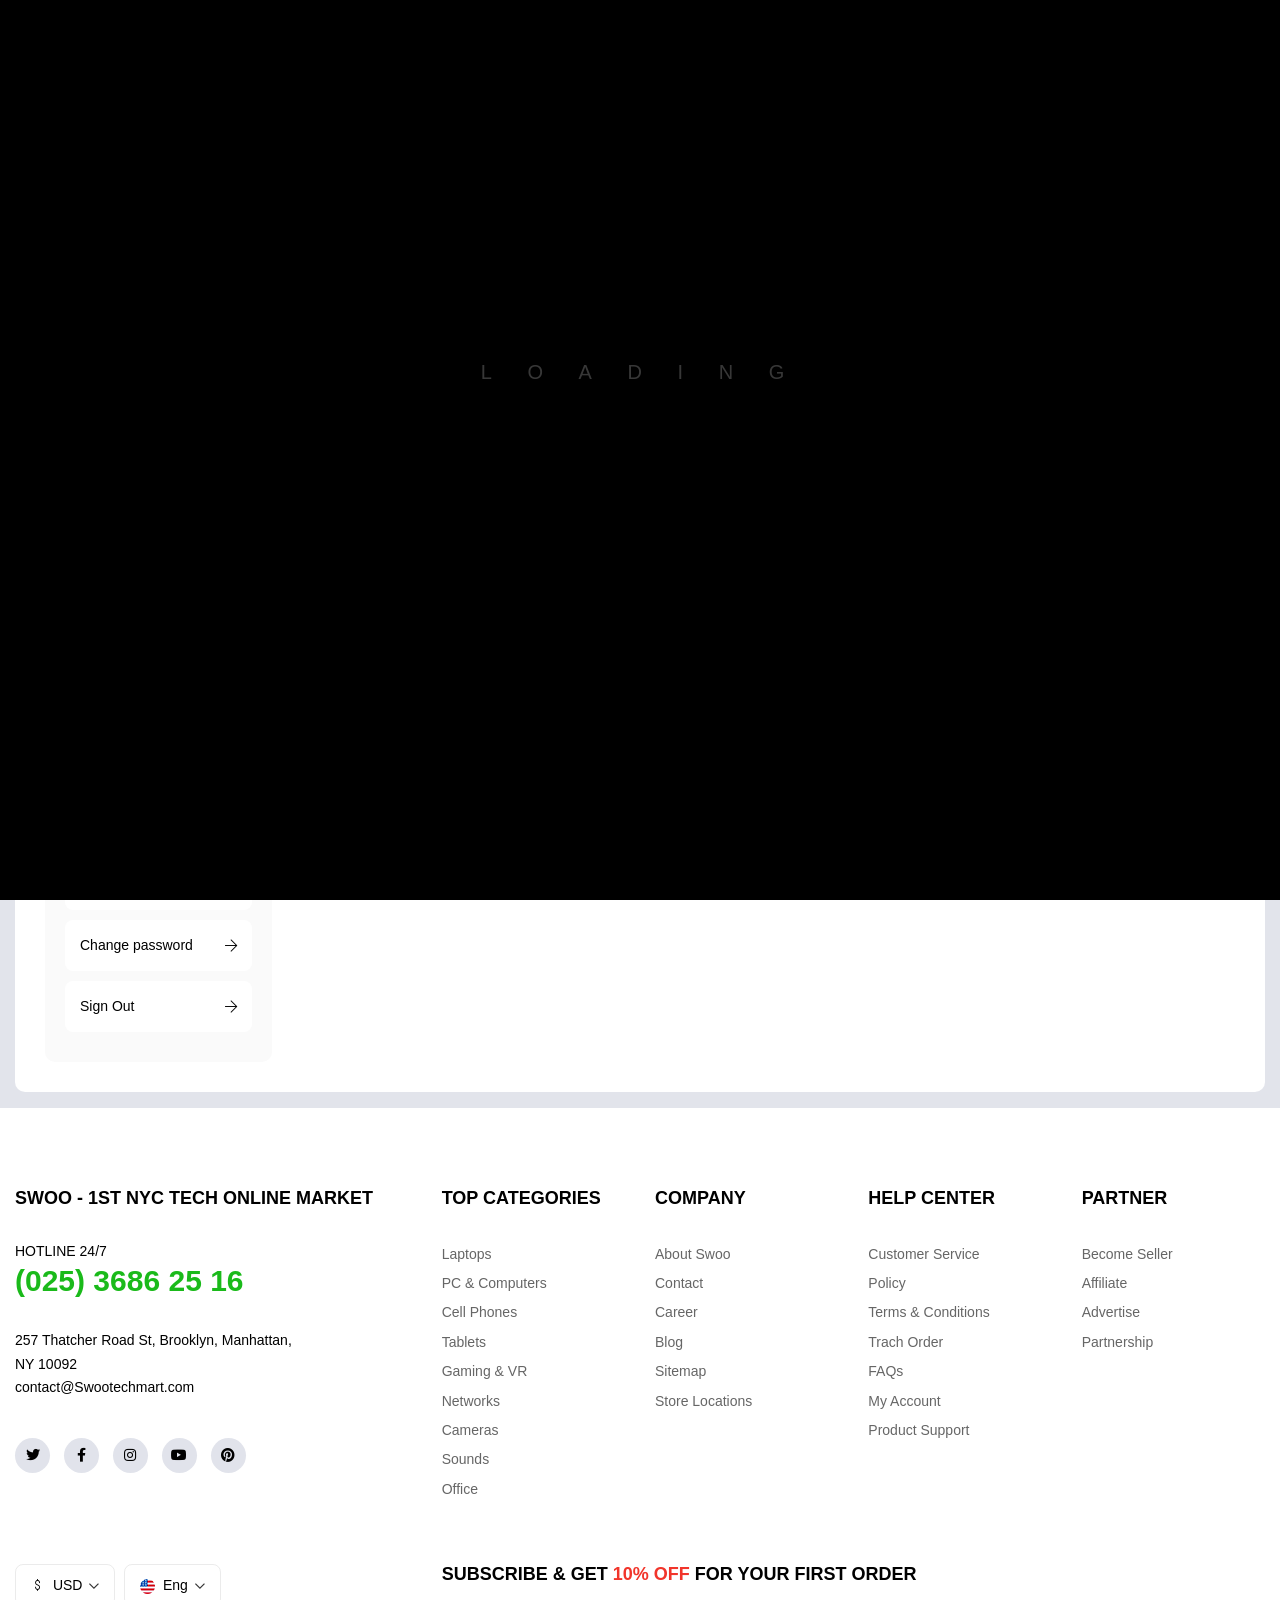
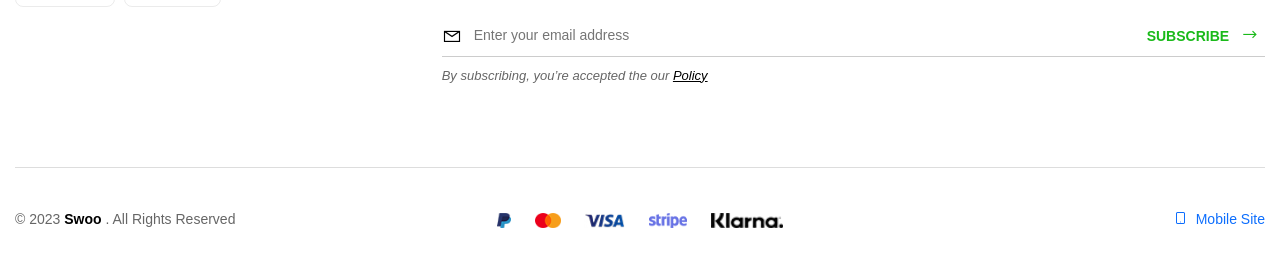
<file: swoo_html/inner_pages/profile.html>
<!DOCTYPE html>
<html lang="en">

<head>
    <!-- Metas -->
    <meta charset="utf-8">
    <meta http-equiv="X-UA-Compatible" content="IE=edge">
    <meta name="viewport" content="width=device-width, initial-scale=1, maximum-scale=1">
    <meta name="keywords" content="HTML5 Template swoo Multi-Purpose themeforest">
    <meta name="description" content="swoo - Multi-Purpose HTML5 Template">
    <meta name="author" content="">

    <!-- Title  -->
    <title>Swoo</title>

    <!-- Favicon -->
    <link rel="shortcut icon" href="../common/assets/img/fav2.png" title="Favicon" sizes="16x16">

    <!-- bootstrap 5 -->
    <link rel="stylesheet" href="../common/assets/css/lib/bootstrap.min.css">

    <!-- font family -->
    <link href="https://fonts.googleapis.com/css2?family=Plus+Jakarta+Sans:ital,wght@0,200;0,300;0,400;0,500;0,600;0,700;0,800;1,200;1,300;1,400;1,500;1,600;1,700;1,800&display=swap" rel="stylesheet">

    <!-- fontawesome icons  -->
    <link rel="stylesheet" href="../common/assets/css/lib/all.min.css">
    <!-- fontawesome icons  -->
    <link rel="stylesheet" href="../common/assets/css/lib/line-awesome.css">
    <!-- animate css  -->
    <link rel="stylesheet" href="../common/assets/css/lib/animate.css">
    <!-- fancybox popup  -->
    <link rel="stylesheet" href="../common/assets/css/lib/jquery.fancybox.css">
    <!-- lity popup  -->
    <link rel="stylesheet" href="../common/assets/css/lib/lity.css">
    <!-- swiper slider  -->
    <link rel="stylesheet" href="../common/assets/css/lib/swiper8.min.css">
    <!-- izi toast  -->
    <link rel="stylesheet" href="../common/assets/css/lib/iziToast.min.css">

    <!-- common style -->
    <link rel="stylesheet" href="../common/assets/css/common_style.css">

    <!-- home style -->
    <link rel="stylesheet" href="assets/css/inner_pages.css">
</head>

<body class="home-style3 profile-pg-1">

    <!--  Start loader  -->
    <div class="loader-wrap">
        <svg viewBox="0 0 1000 1000" preserveAspectRatio="none">
            <path id="svg" d="M0,1005S175,995,500,995s500,5,500,5V0H0Z"></path>
        </svg>

        <div class="loader-wrap-heading">
            <div class="load-text">
                <span>L</span>
                <span>o</span>
                <span>a</span>
                <span>d</span>
                <span>i</span>
                <span>n</span>
                <span>g</span>
            </div>
        </div>
    </div>
    <!--  End loader  -->

    <div class="body-container">

        <div class="container container-llgg">

            <!--  Start navbar container  -->
            <div class="tc-navbar-container-style3">

                <div class="wh-box p-15 radius-4 bg-white mt-20">
                    <!--  Start top-navbar  -->
                    <div class="top-navbar-style3">
                        <div class="container">
                            <div class="row">
                                <div class="col-lg-6">
                                    <div class="hot-line">
                                        <small> <i class="las la-tty"></i> Hotline 24/7 </small>
                                        <a href="tel:(025)38862516" class="fw-bold"> (025) 3886 25 16 </a>
                                    </div>
                                </div>
                                <div class="col-lg-6 mt-4 mt-lg-0">
                                    <div class="top-nav-side justify-content-lg-end">
                                        <div class="side-links">
                                            <a href="#" class="me-lg-3"> Sell on Swoo </a>
                                            <a href="#" class="me-lg-4"> Order Tracki </a>
                                        </div>
                                        <ul class="links-ul">
                                            <li class="dropdown">
                                                <a class="dropdown-toggle" href="#" id="navbarDropdown" role="button" data-bs-toggle="dropdown" aria-expanded="false">
                                                    <i class="la la-dollar-sign me-1"></i> USD
                                                </a>
                                                <ul class="dropdown-menu" aria-labelledby="navbarDropdown">
                                                  <li><a class="dropdown-item" href="#">USD</a></li>
                                                  <li><a class="dropdown-item" href="#">USD</a></li>
                                                </ul>
                                            </li>
                                            <li class="dropdown">
                                                <a class="dropdown-toggle" href="#" id="navbarDropdown1" role="button" data-bs-toggle="dropdown" aria-expanded="false">
                                                    <img src="assets/img/eng.png" alt="" class="me-1 icon-15"> Eng
                                                </a>
                                                <ul class="dropdown-menu" aria-labelledby="navbarDropdown1">
                                                  <li><a class="dropdown-item" href="#">Arabic</a></li>
                                                </ul>
                                            </li>
                                        </ul>
                                    </div>
                                </div>
                            </div>
                        </div>
                    </div>
                    <!--  End top-navbar  -->

                    <!--  Start navbar  -->
                    <nav class="navbar navbar-expand-lg navbar-light tc-navbar-style3">
                        <div class="container">
                            <a class="navbar-brand" href="#">
                                <img src="assets/img/logo.png" alt="" class="logo">
                            </a>
                            <button class="navbar-toggler" type="button" data-bs-toggle="collapse" data-bs-target="#navbarSupportedContent" aria-controls="navbarSupportedContent" aria-expanded="false" aria-label="Toggle navigation">
                                <span class="navbar-toggler-icon"></span>
                            </button>
                            <div class="collapse navbar-collapse ms-lg-5" id="navbarSupportedContent">
                                <ul class="navbar-nav me-auto mb-2 mb-lg-0">
                                    <li class="dropdown">
                                        <a class="nav-link dropdown-toggle" href="#" id="navbarDropdown1" role="button" data-bs-toggle="dropdown"
                                            aria-expanded="false">
                                            Homes
                                        </a>
                                        <ul class="dropdown-menu" aria-labelledby="navbarDropdown1">
                                            <li><a class="dropdown-item" href="../home_baby/index.html">Home Baby</a></li>
                                            <li><a class="dropdown-item" href="../home_electronic/index.html">Home Electronic</a></li>
                                            <li><a class="dropdown-item" href="../home_lighting/index.html">Home Lighting</a></li>
                                            <li><a class="dropdown-item" href="../home_pets/index.html">Home Pets</a></li>
                                            <li><a class="dropdown-item" href="../home_tech/index.html">Home Tech</a></li>
                                        </ul>
                                    </li>
                                    <li class="dropdown">
                                        <a class="nav-link dropdown-toggle" href="#" id="navbarDropdown2" role="button" data-bs-toggle="dropdown"
                                            aria-expanded="false">
                                            Pages
                                        </a>
                                        <ul class="dropdown-menu" aria-labelledby="navbarDropdown2">
                                            <li><a class="dropdown-item" href="../inner_pages/about.html">About</a></li>
                                            <li><a class="dropdown-item" href="../inner_pages/contact.html">Contact</a></li>
                                            <li><a class="dropdown-item" href="../inner_pages/login.html">Login</a></li>
                                            <li><a class="dropdown-item" href="../inner_pages/profile.html">Profile</a></li>
                                            <li><a class="dropdown-item" href="../inner_pages/register.html">Register</a></li>
                                        </ul>
                                    </li> 
                                    <li class="dropdown">
                                        <a class="nav-link dropdown-toggle" href="#" id="navbarDropdown3" role="button" data-bs-toggle="dropdown"
                                            aria-expanded="false">
                                            Products
                                        </a>
                                        <ul class="dropdown-menu" aria-labelledby="navbarDropdown3">
                                            <li><a class="dropdown-item" href="../inner_pages/products.html">products</a></li>
                                            <li><a class="dropdown-item" href="../inner_pages/products_layout_2.html">products layout 2</a></li>
                                            <li><a class="dropdown-item" href="../inner_pages/cart.html">Cart</a></li>
                                            <li><a class="dropdown-item" href="../inner_pages/checkout.html">Checkout</a></li>
                                            <li><a class="dropdown-item" href="../inner_pages/single_product.html">Single Product</a></li>
                                            <li><a class="dropdown-item" href="../inner_pages/single_product_pay.html">Single Product Pay</a></li>
                                        </ul>
                                    </li>
                                    <li class="nav-item">
                                        <a class="nav-link" href="../inner_pages/contact.html">Contact</a>
                                    </li>
                                    <li class="nav-item d-block d-lg-none">
                                        <a class="nav-link" href="../inner_pages/login.html">login</a>
                                    </li>
                                    <li class="nav-item d-block d-lg-none">
                                        <a class="nav-link" href="../inner_pages/register.html">Register</a>
                                    </li>
                                </ul>
                            </div>
                            <div class="side-nav d-none d-lg-flex">
                                <div class="icons">
                                    <a href="#" class="icon-link"> <i class="las la-sync-alt"></i> </a>
                                    <a href="#" class="icon-link"> <i class="lar la-heart"></i> </a>
                                    <a href="#" class="icon-link"> <i class="las la-user"></i> </a>
                                </div>
                                <div class="text-item ms-3">
                                    <small class="fsz-11 color-666 text-uppercase d-block"> welcome </small>
                                    <a href="../inner_pages/login.html" class="fsz-14 text-uppercase fw-bold"> log in / Register </a>
                                </div>
                                <div class="icons ms-4">
                                    <a href="../inner_pages/cart.html" class="icon-link"> <i class="las la-shopping-bag"></i> <span class="num">5</span> </a>
                                </div>
                                <div class="text-item ms-3">
                                    <small class="fsz-11 color-666 text-uppercase d-block"> cart </small>
                                    <a href="../inner_pages/cart.html" class="fsz-14 text-uppercase fw-bold"> $1,689.00 </a>
                                </div>
                            </div>
                        </div>
                    </nav>
                    <!--  End navbar  -->
                </div>

                <!--  Start search nav  -->
                <div class="search-nav-style3">
                    <div class="container">
                        <div class="row align-items-center gx-0">
                            <div class="col-lg-5">
                                <div class="search-cat">
                                    <div class="input-group flex-nowrap">
                                        <select name="name" class="form-select">
                                            <option value=""> All Categories </option>
                                            <option value=""> Categories 1 </option>
                                            <option value=""> Categories 2 </option>
                                        </select>
                                        <input type="text" class="form-control" placeholder="Search anything...">
                                        <a href="#" class="search-btn"> <i class="fal fa-search"></i> </a>
                                    </div>
                                </div>
                            </div>
                            <div class="col-lg-7 d-none d-lg-block">
                                <div class="delivery-features ps-lg-5">
                                    <div class="row">
                                        <div class="col-lg-4">
                                            <a href="#" class="feat-link"> <i class="la la-shipping-fast fs-6 me-2"></i> <span> free shipping over $199 </span> </a>
                                        </div>
                                        <div class="col-lg-4">
                                            <a href="#" class="feat-link"> <i class="las la-redo-alt fs-6 me-2"></i> <span> 30 days money back </span> </a>
                                        </div>
                                        <div class="col-lg-4">
                                            <a href="#" class="feat-link"> <i class="las la-shield-alt fs-6 me-2"></i> <span> 100% secure payment </span> </a>
                                        </div>
                                    </div>
                                </div>
                            </div>
                        </div>
                    </div>
                </div>
                <!--  End search nav  -->

            </div>
            <!--  End navbar container  -->


            <!--Contents-->
            <main>

                <!--  Start breadcrumb  -->
                <section class="tc-breadcrumb-style6 p-30 radius-4 bg-white mt-3 wow fadeInUp">
                    <nav aria-label="breadcrumb">
                        <ol class="breadcrumb fw-bold mb-0">
                          <li class="breadcrumb-item color-999"><a href="#">Home</a></li>
                          <li class="breadcrumb-item color-999"><a href="#">pages</a></li>
                          <li class="breadcrumb-item active color-000" aria-current="page">profile</li>
                        </ol>
                      </nav>
                </section>
                <!--  End breadcrumb  -->


                <!--  Start profile  -->
                <section class="tc-profile p-30 radius-4 bg-white mt-3 wow fadeInUp mb-3">
                    <div class="row">
                        <div class="col-lg-3">
                            <div class="tabs-side me-lg-5 mb-4 mb-lg-0">
                                <div class="main-info">
                                    <div class="img">
                                        <img src="assets/img/avatar.jpg" alt="" class="main-img img-cover">
                                    </div>
                                    <h5 class="fw-bold"> Mark Cole </h5>
                                    <ul class="mt-2 color-666 lh-lg">
                                        <li> <a href="#"> swoo@gmail.com </a> </li>
                                        <!-- <li> <a href="#"> Los Angeles, CA </a> </li> -->
                                    </ul>
                                </div>
                                <ul class="nav nav-pills" id="pills-tab" role="tablist">
                                    <li class="nav-item" role="presentation">
                                      <button class="nav-link active" id="pills-prof1-tab" data-bs-toggle="pill" data-bs-target="#pills-prof1">
                                            <span> Account info </span> <i class="fal fa-arrow-right"></i>
                                      </button>
                                    </li>
                                    <li class="nav-item" role="presentation">
                                      <button class="nav-link" id="pills-prof2-tab" data-bs-toggle="pill" data-bs-target="#pills-prof2">
                                            <span> My order </span> <i class="fal fa-arrow-right"></i>
                                      </button>
                                    </li>
                                    <li class="nav-item" role="presentation">
                                      <button class="nav-link" id="pills-prof3-tab" data-bs-toggle="pill" data-bs-target="#pills-prof3">
                                            <span> My address </span> <i class="fal fa-arrow-right"></i>
                                      </button>
                                    </li>
                                    <li class="nav-item" role="presentation">
                                        <button class="nav-link" id="pills-prof4-tab" data-bs-toggle="pill" data-bs-target="#pills-prof4">
                                              <span> Change password </span> <i class="fal fa-arrow-right"></i>
                                        </button>
                                    </li>
                                    <li class="nav-item" role="presentation">
                                        <a href="login.html" class="nav-link">
                                              <span> Sign Out </span> <i class="fal fa-arrow-right"></i>
                                        </a>
                                    </li>
                                </ul>
                            </div>
                        </div>
                        <div class="col-lg-9">
                            <div class="tab-content" id="pills-tabContent">
                                <div class="tab-pane fade show active" id="pills-prof1">
                                    <div class="acount-tab">
                                        <h4 class="fw-bold text-capitalize mb-30"> Account info </h4>
                                        <div class="content">
                                            <div class="row">
                                                <div class="col-lg-6">
                                                    <div class="form-group mb-4">
                                                        <label for=""> First Name <span class="color-red1"> * </span> </label>
                                                        <input type="text" class="form-control" placeholder="" value="Mark">
                                                    </div>
                                                </div>
                                                <div class="col-lg-6">
                                                    <div class="form-group mb-4">
                                                        <label for=""> Last Name <span class="color-red1"> * </span> </label>
                                                        <input type="text" class="form-control" placeholder="" value="Cole">
                                                    </div>
                                                </div>
                                                <div class="col-lg-12">
                                                    <div class="form-group mb-4">
                                                        <label for=""> Email Address <span class="color-red1"> * </span> </label>
                                                        <input type="text" class="form-control" placeholder="" value="swoo@gmail.com">
                                                    </div>
                                                </div>
                                                <div class="col-lg-12">
                                                    <div class="form-group mb-4">
                                                        <label for=""> Phone Number <span class="color-666"> (Optional) </span> </label>
                                                        <input type="text" class="form-control" placeholder="" value="+1 0231 4554 452">
                                                    </div>
                                                </div>
                                                <div class="col-lg-12">
                                                    <a href="#" class="butn bg-green2 text-white radius-4 fw-500 fsz-12 text-uppercase text-center mt-20 py-3 px-5"> <span> save </span> </a>
                                                </div>
                                            </div>
                                        </div>
                                    </div>
                                </div>
                                <div class="tab-pane fade" id="pills-prof2">
                                    <div class="orders-tab">
                                        <h4 class="fw-bold text-capitalize mb-30"> Orders History </h4>
                                        <div class="orders">
                                            <div class="order-card">
                                                <div class="order-head">
                                                    <div class="row align-items-center">
                                                        <div class="col-lg-6">
                                                            <p class="my-2"> <span> NUM: </span> <strong> #45512132 </strong> </p>
                                                            <p class="my-2"> <span> DATE: </span> <span> 3/12/2022 </span> </p>
                                                        </div>
                                                        <div class="col-lg-6 text-lg-end mt-4 mt-lg-0">
                                                            <span class="alert alert-success mb-0 py-2" role="alert"> Delivered </span>
                                                        </div>
                                                    </div>
                                                </div>
                                                <div class="products">
                                                    <div class="row gx-3">
                                                        <div class="col-lg-6">
                                                            <div class="product-card">
                                                                <div class="top-inf">
                                                                    <small class="fsz-10 py-1 px-2 radius-2 bg-222 text-white text-uppercase"> new </small>
                                                                    
                                                                </div>
                                                                <a href="#0" class="img">
                                                                    <img src="assets/img/products/prod27.png" alt="" class="img-contain main-image">
                                                                </a>
                                                                <div class="info">
                                                                    <h6> <a href="#" class="prod-title fsz-14 fw-bold mt-2 hover-green2"> aPod Pro Tablet 2023  LTE + Wifi, GPS Cellular 12.9 Inch, 512GB </a> </h6>
                                                                    <div class="price mt-15">
                                                                        <h5 class="fsz-18 fw-600"> $979.00 </h5>
                                                                    </div>
                                                                    
                                                                    <div class="meta">
                                                                        <a href="#" class="meta-item color-222"> $2.98 Shipping <span class="bg bg-222"></span> </a>
                                                                    </div>
                                                                    <p class="fsz-12 mt-2"> <i class="fas fa-check-circle color-green2 me-1"></i> In stock </p>
                                                                </div>
                                                            </div>
                                                        </div>
                                                        <div class="col-lg-6">
                                                            <div class="product-card">
                                                                <div class="top-inf">
                                                                    <small class="fsz-10 py-1 px-2 radius-2 bg-222 text-white text-uppercase"> new </small>
                                                                    
                                                                </div>
                                                                <a href="#0" class="img">
                                                                    <img src="assets/img/products/prod65.png" alt="" class="img-contain main-image">
                                                                </a>
                                                                <div class="info">
                                                                    <div class="rating">
                                                                        <div class="stars">
                                                                            <i class="la la-star"></i>
                                                                            <i class="la la-star"></i>
                                                                            <i class="la la-star"></i>
                                                                            <i class="la la-star"></i>
                                                                            <i class="la la-star color-999"></i>
                                                                        </div>
                                                                        <span class="num"> (5) </span>
                                                                    </div>
                                                                    <h6> <a href="#" class="prod-title fsz-14 fw-bold mt-2 hover-green2"> Samsung Galaxy X6 Ultra LTE 4G/128 Gb, Black  Smartphone  </a> </h6>
                                                                    <div class="price mt-15">
                                                                        <h5 class="fsz-18 fw-600"> $659.00 </h5>
                                                                    </div>
                                                                    
                                                                    <div class="meta">
                                                                        <a href="#" class="meta-item color-green2"> free shipping <span class="bg bg-green2"></span> </a>
                                                                        <a href="#" class="meta-item color-red1"> free gift <span class="bg bg-red1"></span> </a>
                                                                    </div>
                                                                    <p class="fsz-12 mt-2"> <i class="fas fa-check-circle color-green2 me-1"></i> In stock </p>
                                                                </div>
                                                            </div>
                                                        </div>
                                                    </div>
                                                </div>
                                            </div>
                                            <div class="order-card">
                                                <div class="order-head">
                                                    <div class="row align-items-center">
                                                        <div class="col-lg-6">
                                                            <p class="my-2"> <span> NUM: </span> <strong> #45512132 </strong> </p>
                                                            <p class="my-2"> <span> DATE: </span> <span> 3/12/2022 </span> </p>
                                                        </div>
                                                        <div class="col-lg-6 text-lg-end mt-4 mt-lg-0">
                                                            <span class="alert alert-danger mb-0 py-2" role="alert"> Rejected </span>
                                                        </div>
                                                    </div>
                                                </div>
                                                <div class="products">
                                                    <div class="row gx-3">
                                                        <div class="col-lg-6">
                                                            <div class="product-card">
                                                                <div class="top-inf">
                                                                    <div class="dis-card">
                                                                        <small class="fsz-10 d-block text-uppercase"> save </small>
                                                                        <h6 class="fsz-14"> $199.00 </h6>
                                                                    </div>
                                                                    
                                                                </div>
                                                                <a href="#0" class="img">
                                                                    <img src="assets/img/products/prod26.png" alt="" class="img-contain main-image">
                                                                </a>
                                                                <div class="info">
                                                                    <div class="rating">
                                                                        <div class="stars">
                                                                            <i class="la la-star"></i>
                                                                            <i class="la la-star"></i>
                                                                            <i class="la la-star"></i>
                                                                            <i class="la la-star"></i>
                                                                            <i class="la la-star"></i>
                                                                        </div>
                                                                        <span class="num"> (152) </span>
                                                                    </div>
                                                                    <h6> <a href="#" class="prod-title fsz-14 fw-bold mt-2 hover-green2"> SROK Smart Phone 128GB, Oled Retina </a> </h6>
                                                                    <div class="price mt-15">
                                                                        <h5 class="fsz-18 color-red1 fw-600"> $579.00 </h5>
                                                                    </div>
                                                                    
                                                                    <div class="meta">
                                                                        <a href="#" class="meta-item color-green2"> free shipping <span class="bg bg-green2"></span> </a>
                                                                    </div>
                                                                    <p class="fsz-12 mt-2"> <i class="fas fa-check-circle color-green2 me-1"></i> In stock </p>
                                                                </div>
                                                            </div>
                                                        </div>
                                                        <div class="col-lg-6">
                                                            <div class="product-card">
                                                                <div class="top-inf">
                                                                    <small class="fsz-10 py-1 px-2 radius-2 bg-222 text-white text-uppercase"> new </small>
                                                                    
                                                                </div>
                                                                <a href="#0" class="img">
                                                                    <img src="assets/img/products/prod27.png" alt="" class="img-contain main-image">
                                                                </a>
                                                                <div class="info">
                                                                    <h6> <a href="#" class="prod-title fsz-14 fw-bold mt-2 hover-green2"> aPod Pro Tablet 2023  LTE + Wifi, GPS Cellular 12.9 Inch, 512GB </a> </h6>
                                                                    <div class="price mt-15">
                                                                        <h5 class="fsz-18 fw-600"> $979.00 </h5>
                                                                    </div>
                                                                    
                                                                    <div class="meta">
                                                                        <a href="#" class="meta-item color-222"> $2.98 Shipping <span class="bg bg-222"></span> </a>
                                                                    </div>
                                                                    <p class="fsz-12 mt-2"> <i class="fas fa-check-circle color-green2 me-1"></i> In stock </p>
                                                                </div>
                                                            </div>
                                                        </div>
                                                    </div>
                                                </div>
                                            </div>
                                        </div>
                                    </div>
                                </div>
                                <div class="tab-pane fade" id="pills-prof3">
                                    <div class="adress-tab">
                                        <h4 class="fw-bold text-capitalize mb-30"> My Address </h4>
                                        <div class="content">
                                            <div class="row">
                                                <div class="col-lg-12">
                                                    <div class="form-group mb-4">
                                                        <label for=""> Country / Region <span class="color-red1"> * </span> </label>
                                                        <select name="" id="" class="form-control form-select">
                                                            <option value=""> United States (US) </option>
                                                            <option value=""> United States (US) </option>
                                                        </select>
                                                    </div>
                                                </div>
                                                <div class="col-lg-12">
                                                    <div class="form-group mb-4">
                                                        <label for=""> Street Address </label>
                                                        <input type="text" class="form-control mb-2" placeholder="House number and street name ..." value="House number: 45 , street name: jard street">
                                                        <input type="text" class="form-control" placeholder="Apartment, suite, unit, etc (Optional)" value="Apartment: 42">
                                                    </div>
                                                </div>
                                                <div class="col-lg-12">
                                                    <div class="form-group mb-4">
                                                        <label for=""> Town / City <span class="color-red1"> * </span> </label>
                                                        <input type="text" class="form-control" placeholder="" value="Washington">
                                                    </div>
                                                </div>
                                                <div class="col-lg-12">
                                                    <div class="form-group mb-4">
                                                        <label for=""> State / County <span class="color-red1"> * </span> </label>
                                                        <select name="" id="" class="form-control form-select">
                                                            <option value=""> Washington </option>
                                                        </select>
                                                    </div>
                                                </div>
                                                <div class="col-lg-12">
                                                    <div class="form-group mb-4">
                                                        <label for=""> Zip Code <span class="color-red1"> * </span> </label>
                                                        <input type="text" class="form-control" placeholder="" value="12345">
                                                    </div>
                                                </div>
                                                <div class="col-lg-12">
                                                    <a href="#" class="butn bg-green2 text-white radius-4 fw-500 fsz-12 text-uppercase text-center mt-20 py-3 px-5"> <span> save </span> </a>
                                                </div>
                                            </div>
                                        </div>
                                    </div>
                                </div>
                                <div class="tab-pane fade" id="pills-prof4">
                                    <div class="acount-tab">
                                        <h4 class="fw-bold text-capitalize mb-30"> Change Password </h4>
                                        <div class="content">
                                            <div class="row">
                                                <div class="col-lg-12">
                                                    <div class="form-group show_hide_password mb-4">
                                                        <label for=""> Current password </label>
                                                        <input type="password" class="form-control" placeholder="">
                                                        <i class="show_pass fal fa-eye-slash"></i>
                                                    </div>
                                                </div>
                                                <div class="col-lg-12">
                                                    <div class="form-group show_hide_password mb-4">
                                                        <label for=""> New password </label>
                                                        <input type="password" class="form-control" placeholder="">
                                                        <i class="show_pass fal fa-eye-slash"></i>
                                                    </div>
                                                </div>
                                                <div class="col-lg-12">
                                                    <div class="form-group show_hide_password mb-4">
                                                        <label for=""> Confirm password </label>
                                                        <input type="password" class="form-control" placeholder="">
                                                        <i class="show_pass fal fa-eye-slash"></i>
                                                    </div>
                                                </div>
                                                <div class="col-lg-12">
                                                    <a href="#" class="butn bg-green2 text-white radius-4 fw-500 fsz-12 text-uppercase text-center mt-20 py-3 px-5"> <span> save </span> </a>
                                                </div>
                                            </div>
                                        </div>
                                    </div>
                                </div>
                            </div>
                        </div>
                    </div>
                </section>
                <!--  End profile  -->


            </main>
            <!--End-Contents-->

        </div>

    </div>

    <!--  Start footer  -->
    <footer class="tc-footer-style3">
        <div class="container">
            <div class="footer-content">
                <div class="row">
                    <div class="col-lg-4">
                        <div class="foot-info">
                            <h6 class="fsz-18 fw-bold mb-30 text-uppercase"> Swoo - 1st NYC tech online market </h6>
                            <p class="text-uppercase"> hotline 24/7 </p>
                            <h4 class="fsz-30 fw-bold color-green2 mb-30"> (025) 3686 25 16 </h4>
                            <p class="fsz-14 color-000"> 257 Thatcher Road St, Brooklyn, Manhattan, <br> NY 10092 </p>
                            <a class="fsz-14 color-000" href="#"> contact@Swootechmart.com </a>
                            <div class="foot-social mt-40">
                                <a href="#"> <i class="fab fa-twitter"></i> </a>
                                <a href="#"> <i class="fab fa-facebook-f"></i> </a>
                                <a href="#"> <i class="fab fa-instagram"></i> </a>
                                <a href="#"> <i class="fab fa-youtube"></i> </a>
                                <a href="#"> <i class="fab fa-pinterest"></i> </a>
                            </div>
                        </div>
                    </div>
                    <div class="col-lg-2">
                        <div class="links">
                            <h6 class="fsz-18 fw-bold mb-30 text-uppercase"> top Categories </h6>
                            <ul class="links-list">
                                <li> <a href="#"> Laptops </a> </li>
                                <li> <a href="#"> PC & Computers </a> </li>
                                <li> <a href="#"> Cell Phones </a> </li>
                                <li> <a href="#"> Tablets </a> </li>
                                <li> <a href="#"> Gaming & VR </a> </li>
                                <li> <a href="#"> networks </a> </li>
                                <li> <a href="#"> Cameras </a> </li>
                                <li> <a href="#"> Sounds </a> </li>
                                <li> <a href="#"> Office </a> </li>
                            </ul>
                        </div>
                    </div>
                    <div class="col-lg-2">
                        <div class="links">
                            <h6 class="fsz-18 fw-bold mb-30 text-uppercase"> company </h6>
                            <ul class="links-list">
                                <li> <a href="#"> About Swoo </a> </li>
                                <li> <a href="#"> Contact </a> </li>
                                <li> <a href="#"> Career </a> </li>
                                <li> <a href="#"> Blog </a> </li>
                                <li> <a href="#"> Sitemap </a> </li>
                                <li> <a href="#"> Store Locations </a> </li>
                            </ul>
                        </div>
                    </div>
                    <div class="col-lg-2">
                        <div class="links">
                            <h6 class="fsz-18 fw-bold mb-30 text-uppercase"> help center </h6>
                            <ul class="links-list">
                                <li> <a href="#"> Customer Service </a> </li>
                                <li> <a href="#"> Policy </a> </li>
                                <li> <a href="#"> Terms & Conditions </a> </li>
                                <li> <a href="#"> Trach Order </a> </li>
                                <li> <a href="#"> FAQs </a> </li>
                                <li> <a href="#"> My Account </a> </li>
                                <li> <a href="#"> Product Support </a> </li>
                            </ul>
                        </div>
                    </div>
                    <div class="col-lg-2">
                        <div class="links">
                            <h6 class="fsz-18 fw-bold mb-30 text-uppercase"> partner </h6>
                            <ul class="links-list">
                                <li> <a href="#"> Become Seller </a> </li>
                                <li> <a href="#"> Affiliate </a> </li>
                                <li> <a href="#"> Advertise </a> </li>
                                <li> <a href="#"> Partnership </a> </li>
                            </ul>
                        </div>
                    </div>
                </div>
                <div class="footer-btm-info mt-60">
                    <div class="row">
                        <div class="col-lg-4">
                            <div class="dropdowns">
                                <ul class="links-ul">
                                    <li class="dropdown">
                                        <a class="dropdown-toggle" href="#" id="navbarDropdown" role="button" data-bs-toggle="dropdown" aria-expanded="false">
                                            <i class="la la-dollar-sign me-1"></i> USD
                                        </a>
                                        <ul class="dropdown-menu" aria-labelledby="navbarDropdown">
                                          <li><a class="dropdown-item" href="#">USD</a></li>
                                          <li><a class="dropdown-item" href="#">USD</a></li>
                                        </ul>
                                    </li>
                                    <li class="dropdown">
                                        <a class="dropdown-toggle" href="#" id="navbarDropdown1" role="button" data-bs-toggle="dropdown" aria-expanded="false">
                                            <img src="assets/img/eng.png" alt="" class="me-1 icon-15"> Eng
                                        </a>
                                        <ul class="dropdown-menu" aria-labelledby="navbarDropdown1" style="">
                                          <li><a class="dropdown-item" href="#">Arabic</a></li>
                                        </ul>
                                    </li>
                                </ul>
                            </div>
                        </div>
                        <div class="col-lg-8">
                            <div class="subscribe-content">
                                <h6 class="fsz-18 fw-bold mb-30 text-uppercase"> subscribe & get <span class="color-red1"> 10% off </span> for your first order </h6>
                                <div class="form-group">
                                    <span class="icon"> <i class="la la-envelope"></i> </span>
                                    <input type="text" placeholder="Enter your email address">
                                    <button> subscribe <i class="la la-long-arrow-right ms-2 fsz-18"></i> </button>
                                </div>
                                <p class="fsz-13 fst-italic color-666 mt-2"> By subscribing, you’re accepted the our <a href="#" class="color-000 text-decoration-underline"> Policy </a> </p>
                            </div>
                        </div>
                    </div>
                </div>
            </div>
            <div class="foot ">
                <div class="row align-items-center">
                    <div class="col-lg-4 text-center text-lg-start">
                        <p class="color-666"> © 2023 <strong class="color-000"> Swoo </strong>. All Rights Reserved </p>
                    </div>
                    <div class="col-lg-4">
                        <div class="pay-imgs text-center my-3 my-lg-0">
                            <img src="assets/img/payment/pay1.png" alt="">
                            <img src="assets/img/payment/pay2.png" alt="">
                            <img src="assets/img/payment/pay3.png" alt="">
                            <img src="assets/img/payment/pay4.png" alt="">
                            <img src="assets/img/payment/pay5.png" alt="">
                        </div>
                    </div>
                    <div class="col-lg-4 text-center text-lg-end">
                        <a href="#" class="text-primary"> <i class="la la-mobile me-1 fsz-16"></i> Mobile Site </a>
                    </div>
                </div>
            </div>
        </div>
        <div class="mob-navigation d-flex d-lg-none">
            <ul>
                <li class="list">
                    <a href="#0">
                        <span class="icon"> <i class="las la-sync-alt"></i> </span>
                        <span class="text">Compare</span>
                    </a>
                </li>
                <li class="list">
                    <a href="#0">
                        <span class="icon"> <i class="lar la-heart"></i> </span>
                        <span class="text">Favorite</span>
                    </a>
                </li>
                <li class="list active">
                    <a href="#0">
                        <span class="icon"> <i class="las la-home"></i> </span>
                        <span class="text">Home</span>
                    </a>
                </li>
                <li class="list">
                    <a href="#0">
                        <span class="icon"> <i class="las la-shopping-bag"></i> </span>
                        <span class="text">Cart</span>
                    </a>
                </li>
                <li class="list">
                    <a href="#0">
                        <span class="icon"> <i class="las la-user"></i> </span>
                        <span class="text">Profile</span>
                    </a>
                </li>
                <li class="indicator"></li>
            </ul>
        </div>
    </footer>
    <!--  End footer  -->
    

    <!--  Start to top button  -->
    <!-- <a href="#" class="to_top">
        <i class="la la-angle-up"></i>
    </a> -->
    <!--  End to top button  -->

    <!--  request  -->
    <script src="../common/assets/js/lib/jquery-3.0.0.min.js"></script>
    <script src="../common/assets/js/lib/jquery-migrate-3.0.0.min.js"></script>
    <script src="../common/assets/js/lib/bootstrap.bundle.min.js"></script>
    <script src="../common/assets/js/lib/wow.min.js"></script>
    <script src="../common/assets/js/lib/jquery.fancybox.js"></script>
    <script src="../common/assets/js/lib/lity.js"></script>
    <script src="../common/assets/js/lib/swiper8-bundle.min.js"></script>
    <script src="../common/assets/js/lib/jquery.waypoints.min.js"></script>
    <script src="../common/assets/js/lib/jquery.counterup.js"></script>
    <script src="../common/assets/js/lib/parallaxie.js"></script>
    <script src="../common/assets/js/lib/iziToast.min.js"></script>
    <!-- ===== gsap scripts ===== -->
    <script src="../common/assets/js/gsap_lib/gsap.min.js"></script>
    <!-- <script src="../common/assets/js/gsap_lib/ScrollSmoother.min.js"></script>
    <script src="../common/assets/js/gsap_lib/ScrollTrigger.min.js"></script>
    <script src="../common/assets/js/gsap_lib/SplitText.min.js"></script> -->
    <script src="../common/assets/js/common_js.js"></script>

    <!-- ===== home scripts ===== -->
    <!-- <script src="../home_tech/assets/js/home_3_scripts.js"></script> -->

    <!-- ===== innerpages scripts ===== -->
    <script src="assets/js/inner_pages.js"></script>

</body>

</html>
</file>
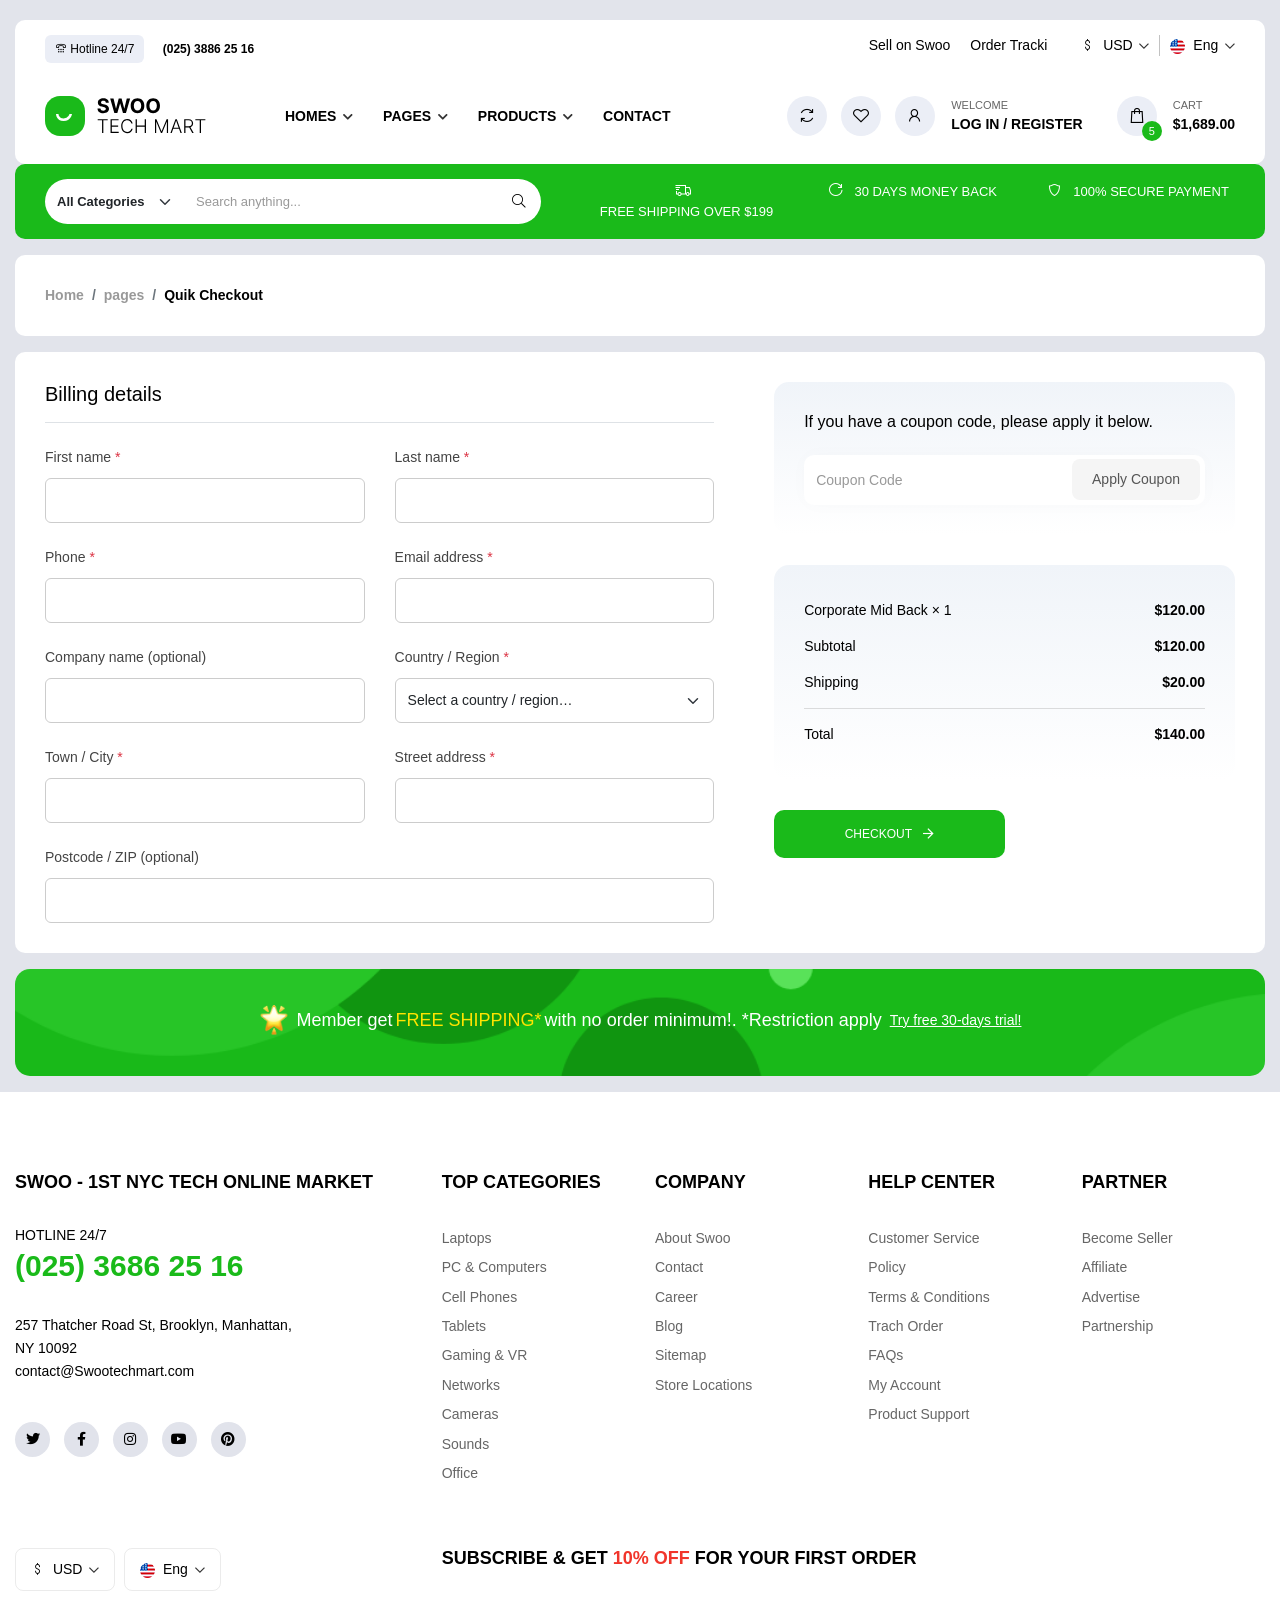
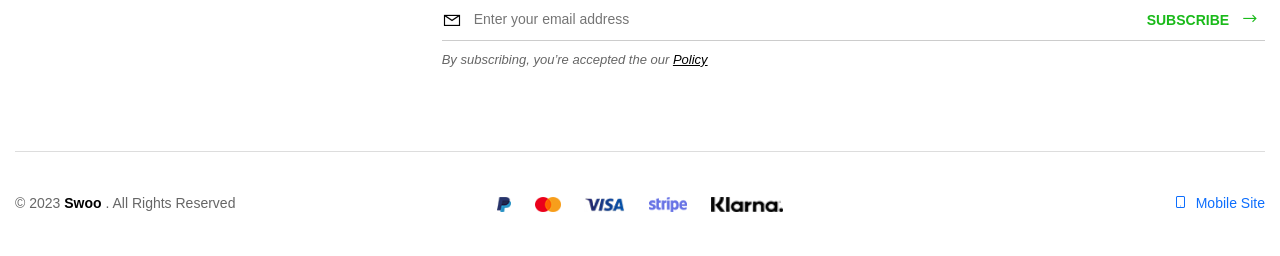
<file: swoo_html/inner_pages/quick-checkout.html>
<!DOCTYPE html>
<html lang="en">

<head>
    <!-- Metas -->
    <meta charset="utf-8">
    <meta http-equiv="X-UA-Compatible" content="IE=edge">
    <meta name="viewport" content="width=device-width, initial-scale=1, maximum-scale=1">
    <meta name="keywords" content="HTML5 Template swoo Multi-Purpose themeforest">
    <meta name="description" content="swoo - Multi-Purpose HTML5 Template">
    <meta name="author" content="">

    <!-- Title  -->
    <title>Swoo</title>

    <!-- Favicon -->
    <link rel="shortcut icon" href="../common/assets/img/fav2.png" title="Favicon" sizes="16x16">

    <!-- bootstrap 5 -->
    <link rel="stylesheet" href="../common/assets/css/lib/bootstrap.min.css">

    <!-- font family -->
    <link href="https://fonts.googleapis.com/css2?family=Plus+Jakarta+Sans:ital,wght@0,200;0,300;0,400;0,500;0,600;0,700;0,800;1,200;1,300;1,400;1,500;1,600;1,700;1,800&display=swap" rel="stylesheet">
    <link href="https://fonts.googleapis.com/css2?family=Great+Vibes&display=swap" rel="stylesheet">

    <!-- fontawesome icons  -->
    <link rel="stylesheet" href="../common/assets/css/lib/all.min.css">
    <!-- fontawesome icons  -->
    <link rel="stylesheet" href="../common/assets/css/lib/line-awesome.css">
    <!-- animate css  -->
    <link rel="stylesheet" href="../common/assets/css/lib/animate.css">
    <!-- fancybox popup  -->
    <link rel="stylesheet" href="../common/assets/css/lib/jquery.fancybox.css">
    <!-- lity popup  -->
    <link rel="stylesheet" href="../common/assets/css/lib/lity.css">
    <!-- swiper slider  -->
    <link rel="stylesheet" href="../common/assets/css/lib/swiper8.min.css">
    <!-- izi toast  -->
    <link rel="stylesheet" href="../common/assets/css/lib/iziToast.min.css">

    <!-- common style -->
    <link rel="stylesheet" href="../common/assets/css/common_style.css">

    <!-- home style -->
    <link rel="stylesheet" href="assets/css/inner_pages.css">
</head>

<body class="home-style3">

    <!--  Start loader  -->
    <!-- <div class="loader-wrap">
        <svg viewBox="0 0 1000 1000" preserveAspectRatio="none">
            <path id="svg" d="M0,1005S175,995,500,995s500,5,500,5V0H0Z"></path>
        </svg>

        <div class="loader-wrap-heading">
            <div class="load-text">
                <span>L</span>
                <span>o</span>
                <span>a</span>
                <span>d</span>
                <span>i</span>
                <span>n</span>
                <span>g</span>
            </div>
        </div>
    </div> -->
    <!--  End loader  -->

    <div class="body-container">

        <div class="container container-llgg">

            <!--  Start navbar container  -->
            <div class="tc-navbar-container-style3">

                <div class="wh-box p-15 radius-4 bg-white mt-20">
                    <!--  Start top-navbar  -->
                    <div class="top-navbar-style3">
                        <div class="container">
                            <div class="row">
                                <div class="col-lg-6">
                                    <div class="hot-line">
                                        <small> <i class="las la-tty"></i> Hotline 24/7 </small>
                                        <a href="tel:(025)38862516" class="fw-bold"> (025) 3886 25 16 </a>
                                    </div>
                                </div>
                                <div class="col-lg-6 mt-4 mt-lg-0">
                                    <div class="top-nav-side justify-content-lg-end">
                                        <div class="side-links">
                                            <a href="#" class="me-lg-3"> Sell on Swoo </a>
                                            <a href="#" class="me-lg-4"> Order Tracki </a>
                                        </div>
                                        <ul class="links-ul">
                                            <li class="dropdown">
                                                <a class="dropdown-toggle" href="#" id="navbarDropdown" role="button" data-bs-toggle="dropdown" aria-expanded="false">
                                                    <i class="la la-dollar-sign me-1"></i> USD
                                                </a>
                                                <ul class="dropdown-menu" aria-labelledby="navbarDropdown">
                                                  <li><a class="dropdown-item" href="#">USD</a></li>
                                                  <li><a class="dropdown-item" href="#">USD</a></li>
                                                </ul>
                                            </li>
                                            <li class="dropdown">
                                                <a class="dropdown-toggle" href="#" id="navbarDropdown1" role="button" data-bs-toggle="dropdown" aria-expanded="false">
                                                    <img src="assets/img/eng.png" alt="" class="me-1 icon-15"> Eng
                                                </a>
                                                <ul class="dropdown-menu" aria-labelledby="navbarDropdown1">
                                                  <li><a class="dropdown-item" href="#">Arabic</a></li>
                                                </ul>
                                            </li>
                                        </ul>
                                    </div>
                                </div>
                            </div>
                        </div>
                    </div>
                    <!--  End top-navbar  -->

                    <!--  Start navbar  -->
                    <nav class="navbar navbar-expand-lg navbar-light tc-navbar-style3">
                        <div class="container">
                            <a class="navbar-brand" href="#">
                                <img src="assets/img/logo.png" alt="" class="logo">
                            </a>
                            <button class="navbar-toggler" type="button" data-bs-toggle="collapse" data-bs-target="#navbarSupportedContent" aria-controls="navbarSupportedContent" aria-expanded="false" aria-label="Toggle navigation">
                                <span class="navbar-toggler-icon"></span>
                            </button>
                            <div class="collapse navbar-collapse ms-lg-5" id="navbarSupportedContent">
                                <ul class="navbar-nav me-auto mb-2 mb-lg-0">
                                    <li class="dropdown">
                                        <a class="nav-link dropdown-toggle" href="#" id="navbarDropdown1" role="button" data-bs-toggle="dropdown"
                                            aria-expanded="false">
                                            Homes
                                        </a>
                                        <ul class="dropdown-menu" aria-labelledby="navbarDropdown1">
                                            <li><a class="dropdown-item" href="../home_baby/index.html">Home Baby</a></li>
                                            <li><a class="dropdown-item" href="../home_electronic/index.html">Home Electronic</a></li>
                                            <li><a class="dropdown-item" href="../home_lighting/index.html">Home Lighting</a></li>
                                            <li><a class="dropdown-item" href="../home_pets/index.html">Home Pets</a></li>
                                            <li><a class="dropdown-item" href="../home_tech/index.html">Home Tech</a></li>
                                        </ul>
                                    </li>
                                    <li class="dropdown">
                                        <a class="nav-link dropdown-toggle" href="#" id="navbarDropdown2" role="button" data-bs-toggle="dropdown"
                                            aria-expanded="false">
                                            Pages
                                        </a>
                                        <ul class="dropdown-menu" aria-labelledby="navbarDropdown2">
                                            <li><a class="dropdown-item" href="../inner_pages/about.html">About</a></li>
                                            <li><a class="dropdown-item" href="../inner_pages/contact.html">Contact</a></li>
                                            <li><a class="dropdown-item" href="../inner_pages/login.html">Login</a></li>
                                            <li><a class="dropdown-item" href="../inner_pages/profile.html">Profile</a></li>
                                            <li><a class="dropdown-item" href="../inner_pages/register.html">Register</a></li>
                                        </ul>
                                    </li> 
                                    <li class="dropdown">
                                        <a class="nav-link dropdown-toggle" href="#" id="navbarDropdown3" role="button" data-bs-toggle="dropdown"
                                            aria-expanded="false">
                                            Products
                                        </a>
                                        <ul class="dropdown-menu" aria-labelledby="navbarDropdown3">
                                            <li><a class="dropdown-item" href="../inner_pages/products.html">products</a></li>
                                            <li><a class="dropdown-item" href="../inner_pages/products_layout_2.html">products layout 2</a></li>
                                            <li><a class="dropdown-item" href="../inner_pages/cart.html">Cart</a></li>
                                            <li><a class="dropdown-item" href="../inner_pages/checkout.html">Checkout</a></li>
                                            <li><a class="dropdown-item" href="../inner_pages/single_product.html">Single Product</a></li>
                                            <li><a class="dropdown-item" href="../inner_pages/single_product_pay.html">Single Product Pay</a></li>
                                        </ul>
                                    </li>
                                    <li class="nav-item">
                                        <a class="nav-link" href="../inner_pages/contact.html">Contact</a>
                                    </li>
                                    <li class="nav-item d-block d-lg-none">
                                        <a class="nav-link" href="../inner_pages/login.html">login</a>
                                    </li>
                                    <li class="nav-item d-block d-lg-none">
                                        <a class="nav-link" href="../inner_pages/register.html">Register</a>
                                    </li>
                                </ul>
                            </div>
                            <div class="side-nav d-none d-lg-flex">
                                <div class="icons">
                                    <a href="#" class="icon-link"> <i class="las la-sync-alt"></i> </a>
                                    <a href="#" class="icon-link"> <i class="lar la-heart"></i> </a>
                                    <a href="#" class="icon-link"> <i class="las la-user"></i> </a>
                                </div>
                                <div class="text-item ms-3">
                                    <small class="fsz-11 color-666 text-uppercase d-block"> welcome </small>
                                    <a href="../inner_pages/login.html" class="fsz-14 text-uppercase fw-bold"> log in / Register </a>
                                </div>
                                <div class="icons ms-4">
                                    <a href="../inner_pages/cart.html" class="icon-link"> <i class="las la-shopping-bag"></i> <span class="num">5</span> </a>
                                </div>
                                <div class="text-item ms-3">
                                    <small class="fsz-11 color-666 text-uppercase d-block"> cart </small>
                                    <a href="../inner_pages/cart.html" class="fsz-14 text-uppercase fw-bold"> $1,689.00 </a>
                                </div>
                            </div>
                        </div>
                    </nav>
                    <!--  End navbar  -->
                </div>

                <!--  Start search nav  -->
                <div class="search-nav-style3">
                    <div class="container">
                        <div class="row align-items-center gx-0">
                            <div class="col-lg-5">
                                <div class="search-cat">
                                    <div class="input-group flex-nowrap">
                                        <select name="name" class="form-select">
                                            <option value=""> All Categories </option>
                                            <option value=""> Categories 1 </option>
                                            <option value=""> Categories 2 </option>
                                        </select>
                                        <input type="text" class="form-control" placeholder="Search anything...">
                                        <a href="#" class="search-btn"> <i class="fal fa-search"></i> </a>
                                    </div>
                                </div>
                            </div>
                            <div class="col-lg-7 d-none d-lg-block">
                                <div class="delivery-features ps-lg-5">
                                    <div class="row">
                                        <div class="col-lg-4">
                                            <a href="#" class="feat-link"> <i class="la la-shipping-fast fs-6 me-2"></i> <span> free shipping over $199 </span> </a>
                                        </div>
                                        <div class="col-lg-4">
                                            <a href="#" class="feat-link"> <i class="las la-redo-alt fs-6 me-2"></i> <span> 30 days money back </span> </a>
                                        </div>
                                        <div class="col-lg-4">
                                            <a href="#" class="feat-link"> <i class="las la-shield-alt fs-6 me-2"></i> <span> 100% secure payment </span> </a>
                                        </div>
                                    </div>
                                </div>
                            </div>
                        </div>
                    </div>
                </div>
                <!--  End search nav  -->

            </div>
            <!--  End navbar container  -->


            <!--Contents-->
            <main>

                <!--  Start breadcrumb  -->
                <section class="tc-breadcrumb-style6 p-30 radius-4 bg-white mt-3 wow fadeInUp">
                    <nav aria-label="breadcrumb">
                        <ol class="breadcrumb fw-bold mb-0">
                          <li class="breadcrumb-item color-999"><a href="#">Home</a></li>
                          <li class="breadcrumb-item color-999"><a href="#">pages</a></li>
                          <li class="breadcrumb-item active color-000" aria-current="page">Quik Checkout</li>
                        </ol>
                      </nav>
                </section>
                <!--  End breadcrumb  -->


                <!--  Start quick-checkout  -->
                <section class="quick-checkout p-30 radius-4 bg-white mt-3">
                    <div class="content">
                        <div class="row gx-5">
                            <div class="col-lg-7">
                                <div class="check-form">
                                    <h5 class="pb-3 border-bottom"> Billing details </h5>
                                    <div class="row">
                                        <div class="col-lg-6">
                                            <div class="form-group mt-4">
                                                <label for="" class="color-444"> First name <span class="text-danger"> * </span> </label>
                                                <input type="text" class="form-control" placeholder="">
                                            </div>
                                        </div>
                                        <div class="col-lg-6">
                                            <div class="form-group mt-4">
                                                <label for="" class="color-444"> Last name <span class="text-danger"> * </span> </label>
                                                <input type="text" class="form-control" placeholder="">
                                            </div>
                                        </div>
                                        <div class="col-lg-6">
                                            <div class="form-group mt-4">
                                                <label for="" class="color-444"> Phone <span class="text-danger"> * </span> </label>
                                                <input type="text" class="form-control" placeholder="">
                                            </div>
                                        </div>
                                        <div class="col-lg-6">
                                            <div class="form-group mt-4">
                                                <label for="" class="color-444"> Email address <span class="text-danger"> * </span> </label>
                                                <input type="text" class="form-control" placeholder="">
                                            </div>
                                        </div>
                                        <div class="col-lg-6">
                                            <div class="form-group mt-4">
                                                <label for="" class="color-444"> Company name (optional) </label>
                                                <input type="text" class="form-control" placeholder="">
                                            </div>
                                        </div>
                                        <div class="col-lg-6">
                                            <div class="form-group mt-4">
                                                <label for="" class="color-444"> Country / Region <span class="text-danger"> * </span> </label>
                                                <select name="" id="" class="form-control form-select">
                                                    <option value="">Select a country / region…</option>
                                                    <option value="AL">Albania</option>
                                                    <option value="DZ">Algeria</option>
                                                    <option value="AS">American Samoa</option>
                                                    <option value="AD">Andorra</option>
                                                    <option value="AO">Angola</option>
                                                    <option value="AI">Anguilla</option>
                                                    <option value="AQ">Antarctica</option>
                                                    <option value="AG">Antigua and Barbuda</option>
                                                    <option value="AR">Argentina</option>
                                                    <option value="AM">Armenia</option>
                                                    <option value="AW">Aruba</option>
                                                    <option value="AU">Australia</option>
                                                    <option value="AT">Austria</option>
                                                    <option value="AZ">Azerbaijan</option>
                                                    <option value="BS">Bahamas</option>
                                                    <option value="BH">Bahrain</option>
                                                </select>
                                            </div>
                                        </div>
                                        <div class="col-lg-6">
                                            <div class="form-group mt-4">
                                                <label for="" class="color-444"> Town / City <span class="text-danger"> * </span> </label>
                                                <input type="text" class="form-control" placeholder="">
                                            </div>
                                        </div>
                                        <div class="col-lg-6">
                                            <div class="form-group mt-4">
                                                <label for="" class="color-444"> Street address <span class="text-danger"> * </span> </label>
                                                <input type="text" class="form-control" placeholder="">
                                            </div>
                                        </div>
                                        <div class="col-lg-12">
                                            <div class="form-group mt-4">
                                                <label for="" class="color-444"> Postcode / ZIP (optional) </label>
                                                <input type="text" class="form-control" placeholder="">
                                            </div>
                                        </div>
                                    </div>
                                </div>
                            </div>
                            <div class="col-lg-5">
                                <div class="coupon-box">
                                    <h6> If you have a coupon code, please apply it below. </h6>
                                    <div class="form-group">
                                        <input type="text" class="form-control" placeholder="Coupon Code">
                                        <button> Apply Coupon </button>
                                    </div>
                                </div>
                                <ul class="price-list">
                                    <!-- <li> <span> Product </span> <strong> Subtotal </strong> </li> -->
                                    <li> <span> Corporate Mid Back × 1 </span> <strong> $120.00 </strong> </li>
                                    <li> <span> Subtotal </span> <strong> $120.00 </strong> </li>
                                    <li> <span> Shipping </span> <strong> $20.00 </strong> </li>
                                    <li> <span> Total </span> <strong> $140.00 </strong> </li>
                                </ul>
                                <a href="#0" class="butn bg-green2 text-white radius-4 fw-500 fsz-12 text-uppercase text-center col-lg-6 mt-30">
                                    <span> Checkout <i class="far fa-arrow-right ms-2"></i> </span>
                                </a>
                            </div>
                        </div>
                    </div>
                </section>
                <!--  End quick-checkout  -->


                <!--  Start banner1  -->
                <section class="tc-banner-style3 mt-3 mb-3">
                    <div class="banner-card text-center">
                        <h6 class="d-block d-lg-inline-flex align-items-center fw-400 fsz-18 lh-5"> <img src="assets/img/star.png" alt="" class="icon-30 me-2"> Member get <span class="text-uppercase text-color"> FREE SHIPPING* </span> with no order minimum!. *Restriction apply <a href="#" class="fsz-14 text-decoration-underline ms-2"> Try free 30-days trial! </a> </h6>
                    </div>
                </section>
                <!--  End banner1  -->


            </main>
            <!--End-Contents-->

        </div>

    </div>

    <!--  Start footer  -->
    <footer class="tc-footer-style3">
        <div class="container">
            <div class="footer-content">
                <div class="row">
                    <div class="col-lg-4">
                        <div class="foot-info">
                            <h6 class="fsz-18 fw-bold mb-30 text-uppercase"> Swoo - 1st NYC tech online market </h6>
                            <p class="text-uppercase"> hotline 24/7 </p>
                            <h4 class="fsz-30 fw-bold color-green2 mb-30"> (025) 3686 25 16 </h4>
                            <p class="fsz-14 color-000"> 257 Thatcher Road St, Brooklyn, Manhattan, <br> NY 10092 </p>
                            <a class="fsz-14 color-000" href="#"> contact@Swootechmart.com </a>
                            <div class="foot-social mt-40">
                                <a href="#"> <i class="fab fa-twitter"></i> </a>
                                <a href="#"> <i class="fab fa-facebook-f"></i> </a>
                                <a href="#"> <i class="fab fa-instagram"></i> </a>
                                <a href="#"> <i class="fab fa-youtube"></i> </a>
                                <a href="#"> <i class="fab fa-pinterest"></i> </a>
                            </div>
                        </div>
                    </div>
                    <div class="col-lg-2">
                        <div class="links">
                            <h6 class="fsz-18 fw-bold mb-30 text-uppercase"> top Categories </h6>
                            <ul class="links-list">
                                <li> <a href="#"> Laptops </a> </li>
                                <li> <a href="#"> PC & Computers </a> </li>
                                <li> <a href="#"> Cell Phones </a> </li>
                                <li> <a href="#"> Tablets </a> </li>
                                <li> <a href="#"> Gaming & VR </a> </li>
                                <li> <a href="#"> networks </a> </li>
                                <li> <a href="#"> Cameras </a> </li>
                                <li> <a href="#"> Sounds </a> </li>
                                <li> <a href="#"> Office </a> </li>
                            </ul>
                        </div>
                    </div>
                    <div class="col-lg-2">
                        <div class="links">
                            <h6 class="fsz-18 fw-bold mb-30 text-uppercase"> company </h6>
                            <ul class="links-list">
                                <li> <a href="#"> About Swoo </a> </li>
                                <li> <a href="#"> Contact </a> </li>
                                <li> <a href="#"> Career </a> </li>
                                <li> <a href="#"> Blog </a> </li>
                                <li> <a href="#"> Sitemap </a> </li>
                                <li> <a href="#"> Store Locations </a> </li>
                            </ul>
                        </div>
                    </div>
                    <div class="col-lg-2">
                        <div class="links">
                            <h6 class="fsz-18 fw-bold mb-30 text-uppercase"> help center </h6>
                            <ul class="links-list">
                                <li> <a href="#"> Customer Service </a> </li>
                                <li> <a href="#"> Policy </a> </li>
                                <li> <a href="#"> Terms & Conditions </a> </li>
                                <li> <a href="#"> Trach Order </a> </li>
                                <li> <a href="#"> FAQs </a> </li>
                                <li> <a href="#"> My Account </a> </li>
                                <li> <a href="#"> Product Support </a> </li>
                            </ul>
                        </div>
                    </div>
                    <div class="col-lg-2">
                        <div class="links">
                            <h6 class="fsz-18 fw-bold mb-30 text-uppercase"> partner </h6>
                            <ul class="links-list">
                                <li> <a href="#"> Become Seller </a> </li>
                                <li> <a href="#"> Affiliate </a> </li>
                                <li> <a href="#"> Advertise </a> </li>
                                <li> <a href="#"> Partnership </a> </li>
                            </ul>
                        </div>
                    </div>
                </div>
                <div class="footer-btm-info mt-60">
                    <div class="row">
                        <div class="col-lg-4">
                            <div class="dropdowns">
                                <ul class="links-ul">
                                    <li class="dropdown">
                                        <a class="dropdown-toggle" href="#" id="navbarDropdown" role="button" data-bs-toggle="dropdown" aria-expanded="false">
                                            <i class="la la-dollar-sign me-1"></i> USD
                                        </a>
                                        <ul class="dropdown-menu" aria-labelledby="navbarDropdown">
                                          <li><a class="dropdown-item" href="#">USD</a></li>
                                          <li><a class="dropdown-item" href="#">USD</a></li>
                                        </ul>
                                    </li>
                                    <li class="dropdown">
                                        <a class="dropdown-toggle" href="#" id="navbarDropdown1" role="button" data-bs-toggle="dropdown" aria-expanded="false">
                                            <img src="assets/img/eng.png" alt="" class="me-1 icon-15"> Eng
                                        </a>
                                        <ul class="dropdown-menu" aria-labelledby="navbarDropdown1" style="">
                                          <li><a class="dropdown-item" href="#">Arabic</a></li>
                                        </ul>
                                    </li>
                                </ul>
                            </div>
                        </div>
                        <div class="col-lg-8">
                            <div class="subscribe-content">
                                <h6 class="fsz-18 fw-bold mb-30 text-uppercase"> subscribe & get <span class="color-red1"> 10% off </span> for your first order </h6>
                                <div class="form-group">
                                    <span class="icon"> <i class="la la-envelope"></i> </span>
                                    <input type="text" placeholder="Enter your email address">
                                    <button> subscribe <i class="la la-long-arrow-right ms-2 fsz-18"></i> </button>
                                </div>
                                <p class="fsz-13 fst-italic color-666 mt-2"> By subscribing, you’re accepted the our <a href="#" class="color-000 text-decoration-underline"> Policy </a> </p>
                            </div>
                        </div>
                    </div>
                </div>
            </div>
            <div class="foot ">
                <div class="row align-items-center">
                    <div class="col-lg-4 text-center text-lg-start">
                        <p class="color-666"> © 2023 <strong class="color-000"> Swoo </strong>. All Rights Reserved </p>
                    </div>
                    <div class="col-lg-4">
                        <div class="pay-imgs text-center my-3 my-lg-0">
                            <img src="assets/img/payment/pay1.png" alt="">
                            <img src="assets/img/payment/pay2.png" alt="">
                            <img src="assets/img/payment/pay3.png" alt="">
                            <img src="assets/img/payment/pay4.png" alt="">
                            <img src="assets/img/payment/pay5.png" alt="">
                        </div>
                    </div>
                    <div class="col-lg-4 text-center text-lg-end">
                        <a href="#" class="text-primary"> <i class="la la-mobile me-1 fsz-16"></i> Mobile Site </a>
                    </div>
                </div>
            </div>
        </div>
        <div class="mob-navigation d-flex d-lg-none">
            <ul>
                <li class="list">
                    <a href="#0">
                        <span class="icon"> <i class="las la-sync-alt"></i> </span>
                        <span class="text">Compare</span>
                    </a>
                </li>
                <li class="list">
                    <a href="#0">
                        <span class="icon"> <i class="lar la-heart"></i> </span>
                        <span class="text">Favorite</span>
                    </a>
                </li>
                <li class="list active">
                    <a href="#0">
                        <span class="icon"> <i class="las la-home"></i> </span>
                        <span class="text">Home</span>
                    </a>
                </li>
                <li class="list">
                    <a href="#0">
                        <span class="icon"> <i class="las la-shopping-bag"></i> </span>
                        <span class="text">Cart</span>
                    </a>
                </li>
                <li class="list">
                    <a href="#0">
                        <span class="icon"> <i class="las la-user"></i> </span>
                        <span class="text">Profile</span>
                    </a>
                </li>
                <li class="indicator"></li>
            </ul>
        </div>
    </footer>
    <!--  End footer  -->
    

    <!--  Start to top button  -->
    <!-- <a href="#" class="to_top">
        <i class="la la-angle-up"></i>
    </a> -->
    <!--  End to top button  -->

    <!--  request  -->
    <script src="../common/assets/js/lib/jquery-3.0.0.min.js"></script>
    <script src="../common/assets/js/lib/jquery-migrate-3.0.0.min.js"></script>
    <script src="../common/assets/js/lib/bootstrap.bundle.min.js"></script>
    <script src="../common/assets/js/lib/wow.min.js"></script>
    <script src="../common/assets/js/lib/jquery.fancybox.js"></script>
    <script src="../common/assets/js/lib/lity.js"></script>
    <script src="../common/assets/js/lib/swiper8-bundle.min.js"></script>
    <script src="../common/assets/js/lib/jquery.waypoints.min.js"></script>
    <script src="../common/assets/js/lib/jquery.counterup.js"></script>
    <script src="../common/assets/js/lib/parallaxie.js"></script>
    <script src="../common/assets/js/lib/iziToast.min.js"></script>
    <!-- <script src="../common/assets/js/lib/printThis.js"></script> -->
    <!-- ===== gsap scripts ===== -->
    <script src="../common/assets/js/gsap_lib/gsap.min.js"></script>
    <!-- <script src="../common/assets/js/gsap_lib/ScrollSmoother.min.js"></script>
    <script src="../common/assets/js/gsap_lib/ScrollTrigger.min.js"></script>
    <script src="../common/assets/js/gsap_lib/SplitText.min.js"></script> -->
    <script src="../common/assets/js/common_js.js"></script>

    <!-- ===== home scripts ===== -->
    <!-- <script src="../home_tech/assets/js/home_3_scripts.js"></script> -->

    <!-- ===== innerpages scripts ===== -->
    <script src="assets/js/inner_pages.js"></script>

    <script>
        document.getElementById("print-btn").addEventListener("click", function() {
            window.print();
        });
    </script>

</body>

</html>
</file>
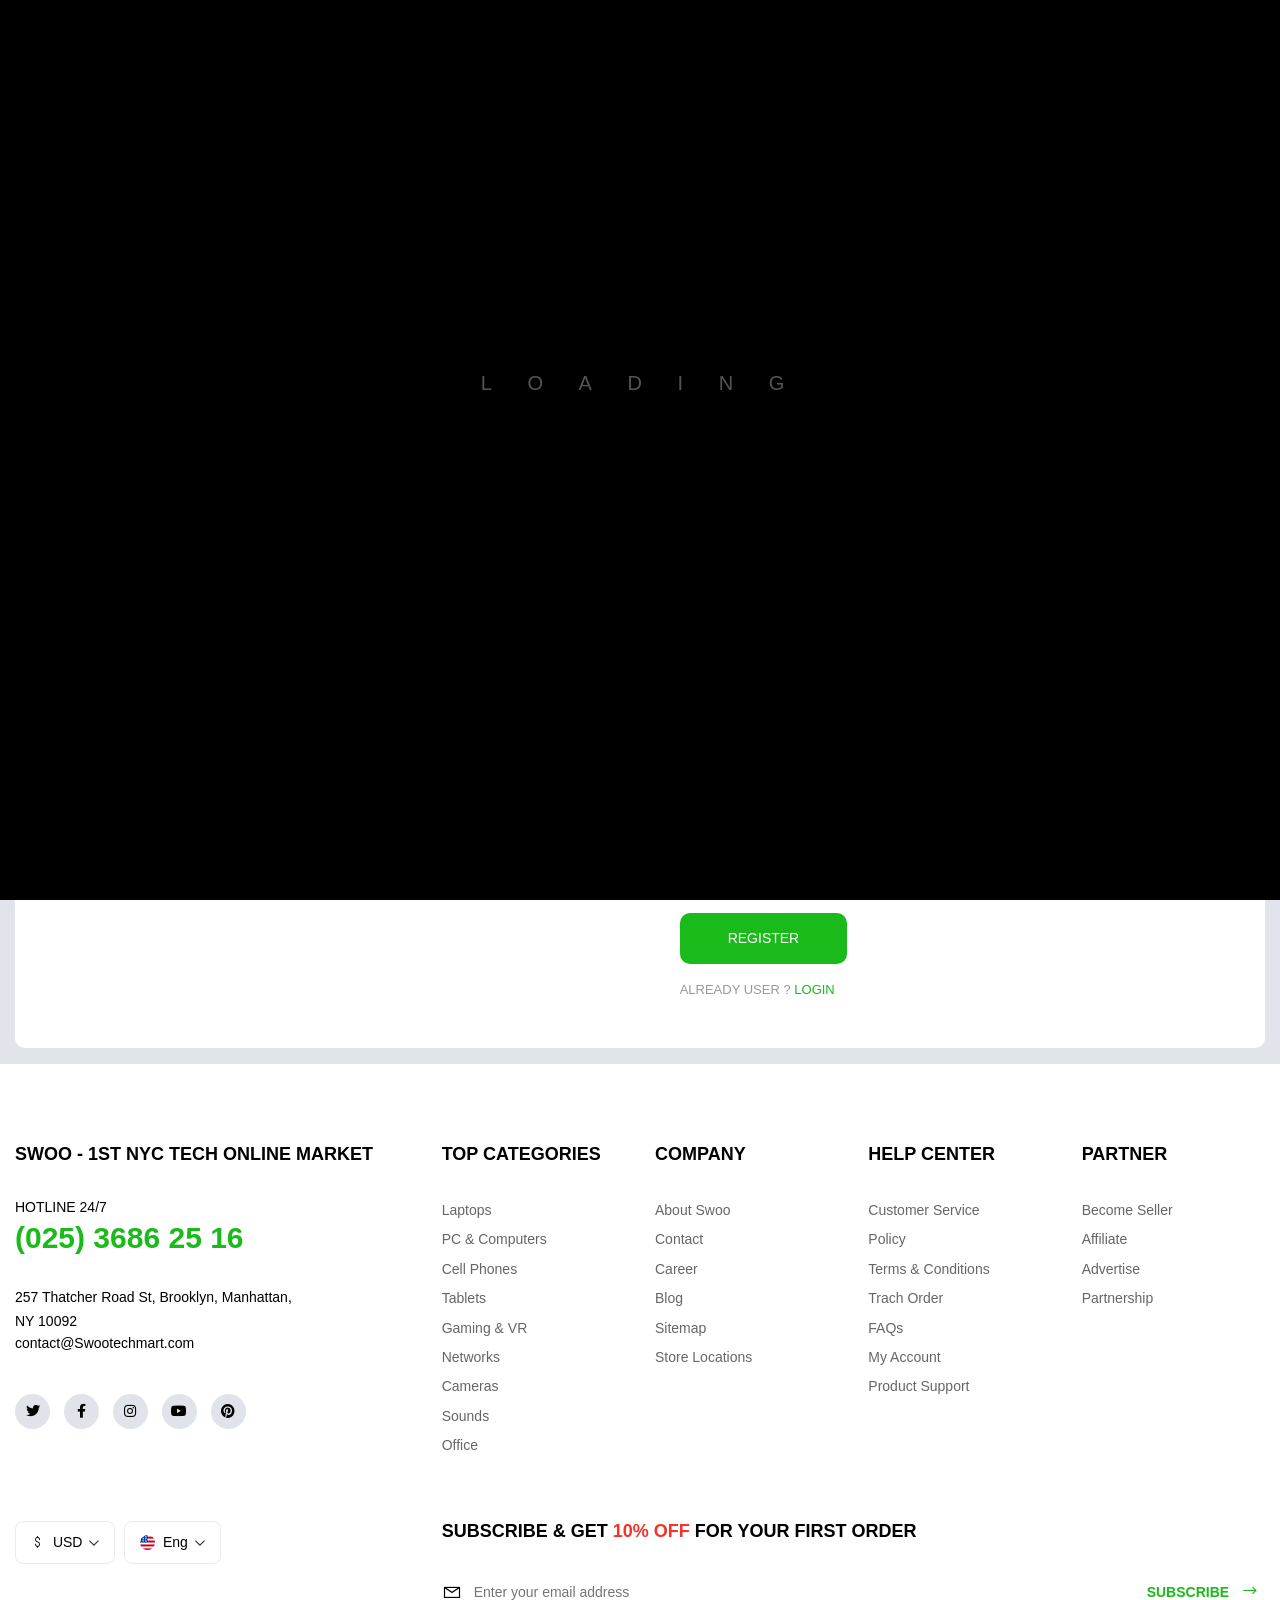
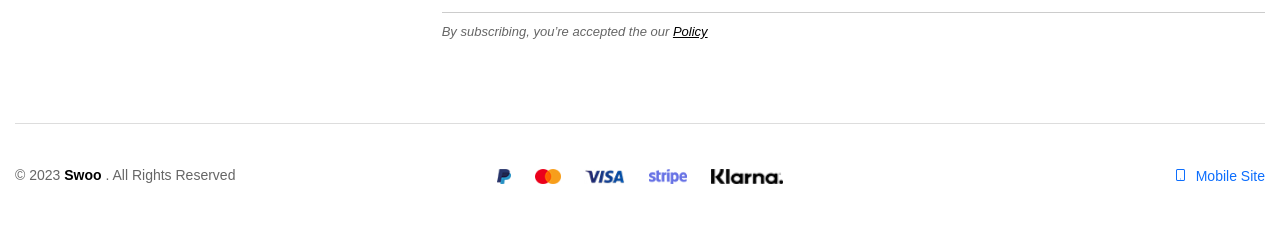
<file: swoo_html/inner_pages/register.html>
<!DOCTYPE html>
<html lang="en">

<head>
    <!-- Metas -->
    <meta charset="utf-8">
    <meta http-equiv="X-UA-Compatible" content="IE=edge">
    <meta name="viewport" content="width=device-width, initial-scale=1, maximum-scale=1">
    <meta name="keywords" content="HTML5 Template swoo Multi-Purpose themeforest">
    <meta name="description" content="swoo - Multi-Purpose HTML5 Template">
    <meta name="author" content="">

    <!-- Title  -->
    <title>Swoo</title>

    <!-- Favicon -->
    <link rel="shortcut icon" href="../common/assets/img/fav2.png" title="Favicon" sizes="16x16">

    <!-- bootstrap 5 -->
    <link rel="stylesheet" href="../common/assets/css/lib/bootstrap.min.css">

    <!-- font family -->
    <link href="https://fonts.googleapis.com/css2?family=Plus+Jakarta+Sans:ital,wght@0,200;0,300;0,400;0,500;0,600;0,700;0,800;1,200;1,300;1,400;1,500;1,600;1,700;1,800&display=swap" rel="stylesheet">

    <!-- fontawesome icons  -->
    <link rel="stylesheet" href="../common/assets/css/lib/all.min.css">
    <!-- fontawesome icons  -->
    <link rel="stylesheet" href="../common/assets/css/lib/line-awesome.css">
    <!-- animate css  -->
    <link rel="stylesheet" href="../common/assets/css/lib/animate.css">
    <!-- fancybox popup  -->
    <link rel="stylesheet" href="../common/assets/css/lib/jquery.fancybox.css">
    <!-- lity popup  -->
    <link rel="stylesheet" href="../common/assets/css/lib/lity.css">
    <!-- swiper slider  -->
    <link rel="stylesheet" href="../common/assets/css/lib/swiper8.min.css">
    <!-- izi toast  -->
    <link rel="stylesheet" href="../common/assets/css/lib/iziToast.min.css">

    <!-- common style -->
    <link rel="stylesheet" href="../common/assets/css/common_style.css">

    <!-- home style -->
    <link rel="stylesheet" href="assets/css/inner_pages.css">
</head>

<body class="home-style3 login-pg-1">

    <!--  Start loader  -->
    <div class="loader-wrap">
        <svg viewBox="0 0 1000 1000" preserveAspectRatio="none">
            <path id="svg" d="M0,1005S175,995,500,995s500,5,500,5V0H0Z"></path>
        </svg>

        <div class="loader-wrap-heading">
            <div class="load-text">
                <span>L</span>
                <span>o</span>
                <span>a</span>
                <span>d</span>
                <span>i</span>
                <span>n</span>
                <span>g</span>
            </div>
        </div>
    </div>
    <!--  End loader  -->

    <div class="body-container">

        <div class="container container-llgg">

            <!--  Start navbar container  -->
            <div class="tc-navbar-container-style3">

                <div class="wh-box p-15 radius-4 bg-white mt-20">
                    <!--  Start top-navbar  -->
                    <div class="top-navbar-style3">
                        <div class="container">
                            <div class="row">
                                <div class="col-lg-6">
                                    <div class="hot-line">
                                        <small> <i class="las la-tty"></i> Hotline 24/7 </small>
                                        <a href="tel:(025)38862516" class="fw-bold"> (025) 3886 25 16 </a>
                                    </div>
                                </div>
                                <div class="col-lg-6 mt-4 mt-lg-0">
                                    <div class="top-nav-side justify-content-lg-end">
                                        <div class="side-links">
                                            <a href="#" class="me-lg-3"> Sell on Swoo </a>
                                            <a href="#" class="me-lg-4"> Order Tracki </a>
                                        </div>
                                        <ul class="links-ul">
                                            <li class="dropdown">
                                                <a class="dropdown-toggle" href="#" id="navbarDropdown" role="button" data-bs-toggle="dropdown" aria-expanded="false">
                                                    <i class="la la-dollar-sign me-1"></i> USD
                                                </a>
                                                <ul class="dropdown-menu" aria-labelledby="navbarDropdown">
                                                  <li><a class="dropdown-item" href="#">USD</a></li>
                                                  <li><a class="dropdown-item" href="#">USD</a></li>
                                                </ul>
                                            </li>
                                            <li class="dropdown">
                                                <a class="dropdown-toggle" href="#" id="navbarDropdown1" role="button" data-bs-toggle="dropdown" aria-expanded="false">
                                                    <img src="assets/img/eng.png" alt="" class="me-1 icon-15"> Eng
                                                </a>
                                                <ul class="dropdown-menu" aria-labelledby="navbarDropdown1">
                                                  <li><a class="dropdown-item" href="#">Arabic</a></li>
                                                </ul>
                                            </li>
                                        </ul>
                                    </div>
                                </div>
                            </div>
                        </div>
                    </div>
                    <!--  End top-navbar  -->

                    <!--  Start navbar  -->
                    <nav class="navbar navbar-expand-lg navbar-light tc-navbar-style3">
                        <div class="container">
                            <a class="navbar-brand" href="#">
                                <img src="assets/img/logo.png" alt="" class="logo">
                            </a>
                            <button class="navbar-toggler" type="button" data-bs-toggle="collapse" data-bs-target="#navbarSupportedContent" aria-controls="navbarSupportedContent" aria-expanded="false" aria-label="Toggle navigation">
                                <span class="navbar-toggler-icon"></span>
                            </button>
                            <div class="collapse navbar-collapse ms-lg-5" id="navbarSupportedContent">
                                <ul class="navbar-nav me-auto mb-2 mb-lg-0">
                                    <li class="dropdown">
                                        <a class="nav-link dropdown-toggle" href="#" id="navbarDropdown1" role="button" data-bs-toggle="dropdown"
                                            aria-expanded="false">
                                            Homes
                                        </a>
                                        <ul class="dropdown-menu" aria-labelledby="navbarDropdown1">
                                            <li><a class="dropdown-item" href="../home_baby/index.html">Home Baby</a></li>
                                            <li><a class="dropdown-item" href="../home_electronic/index.html">Home Electronic</a></li>
                                            <li><a class="dropdown-item" href="../home_lighting/index.html">Home Lighting</a></li>
                                            <li><a class="dropdown-item" href="../home_pets/index.html">Home Pets</a></li>
                                            <li><a class="dropdown-item" href="../home_tech/index.html">Home Tech</a></li>
                                        </ul>
                                    </li>
                                    <li class="dropdown">
                                        <a class="nav-link dropdown-toggle" href="#" id="navbarDropdown2" role="button" data-bs-toggle="dropdown"
                                            aria-expanded="false">
                                            Pages
                                        </a>
                                        <ul class="dropdown-menu" aria-labelledby="navbarDropdown2">
                                            <li><a class="dropdown-item" href="../inner_pages/about.html">About</a></li>
                                            <li><a class="dropdown-item" href="../inner_pages/contact.html">Contact</a></li>
                                            <li><a class="dropdown-item" href="../inner_pages/login.html">Login</a></li>
                                            <li><a class="dropdown-item" href="../inner_pages/profile.html">Profile</a></li>
                                            <li><a class="dropdown-item" href="../inner_pages/register.html">Register</a></li>
                                        </ul>
                                    </li> 
                                    <li class="dropdown">
                                        <a class="nav-link dropdown-toggle" href="#" id="navbarDropdown3" role="button" data-bs-toggle="dropdown"
                                            aria-expanded="false">
                                            Products
                                        </a>
                                        <ul class="dropdown-menu" aria-labelledby="navbarDropdown3">
                                            <li><a class="dropdown-item" href="../inner_pages/products.html">products</a></li>
                                            <li><a class="dropdown-item" href="../inner_pages/products_layout_2.html">products layout 2</a></li>
                                            <li><a class="dropdown-item" href="../inner_pages/cart.html">Cart</a></li>
                                            <li><a class="dropdown-item" href="../inner_pages/checkout.html">Checkout</a></li>
                                            <li><a class="dropdown-item" href="../inner_pages/single_product.html">Single Product</a></li>
                                            <li><a class="dropdown-item" href="../inner_pages/single_product_pay.html">Single Product Pay</a></li>
                                        </ul>
                                    </li>
                                    <li class="nav-item">
                                        <a class="nav-link" href="../inner_pages/contact.html">Contact</a>
                                    </li>
                                    <li class="nav-item d-block d-lg-none">
                                        <a class="nav-link" href="../inner_pages/login.html">login</a>
                                    </li>
                                    <li class="nav-item d-block d-lg-none">
                                        <a class="nav-link" href="../inner_pages/register.html">Register</a>
                                    </li>
                                </ul>
                            </div>
                            <div class="side-nav d-none d-lg-flex">
                                <div class="icons">
                                    <a href="#" class="icon-link"> <i class="las la-sync-alt"></i> </a>
                                    <a href="#" class="icon-link"> <i class="lar la-heart"></i> </a>
                                    <a href="#" class="icon-link"> <i class="las la-user"></i> </a>
                                </div>
                                <div class="text-item ms-3">
                                    <small class="fsz-11 color-666 text-uppercase d-block"> welcome </small>
                                    <a href="../inner_pages/login.html" class="fsz-14 text-uppercase fw-bold"> log in / Register </a>
                                </div>
                                <div class="icons ms-4">
                                    <a href="../inner_pages/cart.html" class="icon-link"> <i class="las la-shopping-bag"></i> <span class="num">5</span> </a>
                                </div>
                                <div class="text-item ms-3">
                                    <small class="fsz-11 color-666 text-uppercase d-block"> cart </small>
                                    <a href="../inner_pages/cart.html" class="fsz-14 text-uppercase fw-bold"> $1,689.00 </a>
                                </div>
                            </div>
                        </div>
                    </nav>
                    <!--  End navbar  -->
                </div>

                <!--  Start search nav  -->
                <div class="search-nav-style3">
                    <div class="container">
                        <div class="row align-items-center gx-0">
                            <div class="col-lg-5">
                                <div class="search-cat">
                                    <div class="input-group flex-nowrap">
                                        <select name="name" class="form-select">
                                            <option value=""> All Categories </option>
                                            <option value=""> Categories 1 </option>
                                            <option value=""> Categories 2 </option>
                                        </select>
                                        <input type="text" class="form-control" placeholder="Search anything...">
                                        <a href="#" class="search-btn"> <i class="fal fa-search"></i> </a>
                                    </div>
                                </div>
                            </div>
                            <div class="col-lg-7 d-none d-lg-block">
                                <div class="delivery-features ps-lg-5">
                                    <div class="row">
                                        <div class="col-lg-4">
                                            <a href="#" class="feat-link"> <i class="la la-shipping-fast fs-6 me-2"></i> <span> free shipping over $199 </span> </a>
                                        </div>
                                        <div class="col-lg-4">
                                            <a href="#" class="feat-link"> <i class="las la-redo-alt fs-6 me-2"></i> <span> 30 days money back </span> </a>
                                        </div>
                                        <div class="col-lg-4">
                                            <a href="#" class="feat-link"> <i class="las la-shield-alt fs-6 me-2"></i> <span> 100% secure payment </span> </a>
                                        </div>
                                    </div>
                                </div>
                            </div>
                        </div>
                    </div>
                </div>
                <!--  End search nav  -->

            </div>
            <!--  End navbar container  -->


            <!--Contents-->
            <main>

                <!--  Start breadcrumb  -->
                <section class="tc-breadcrumb-style6 p-30 radius-4 bg-white mt-3 wow fadeInUp">
                    <nav aria-label="breadcrumb">
                        <ol class="breadcrumb fw-bold mb-0">
                          <li class="breadcrumb-item color-999"><a href="#">Home</a></li>
                          <li class="breadcrumb-item color-999"><a href="#">pages</a></li>
                          <li class="breadcrumb-item active color-000" aria-current="page">Register</li>
                        </ol>
                      </nav>
                </section>
                <!--  End breadcrumb  -->


                <!--  Start register  -->
                <section class="tc-register p-5 radius-4 bg-white mt-3 mb-3">
                    <div class="row align-items-center justify-content-around">
                        <div class="col-lg-4">
                            <div class="img">
                                <img src="assets/img/login.svg" alt="">
                            </div>
                        </div>
                        <div class="col-lg-5">
                            <div class="login-form">
                                <div class="title mb-30">
                                    <h3 class="color-green2 mb-10"> Register </h3>
                                    <p class="fsz-14 text-uppercase ltspc-2 color-999"> Join to us </p>
                                </div>
                                <form action="" class="form d-block">
                                    <div class="form-group mb-4">
                                        <label for=""> Your name </label>
                                        <input type="text" class="form-control" placeholder="Jhon Deo">
                                    </div>
                                    <div class="form-group mb-4">
                                        <label for=""> Email Address </label>
                                        <input type="text" class="form-control" placeholder="Example@gmail.com">
                                    </div>
                                    <div class="form-group show_hide_password mb-4">
                                        <label for=""> Password </label>
                                        <input type="password" class="form-control" placeholder="....">
                                        <i class="show_pass fal fa-eye-slash"></i>
                                    </div>
                                    <div class="form-group show_hide_password">
                                        <label for=""> Confirm Password </label>
                                        <input type="password" class="form-control" placeholder="....">
                                        <i class="show_pass fal fa-eye-slash"></i>
                                    </div>
                                    <div class="btns">
                                        <a href="#" class="butn bg-green2 text-white radius-4 fw-500 fsz-14 text-uppercase text-center mt-40 px-5"> <span> Register </span> </a>
                                    </div>
                                    <a href="#" class="text-uppercase color-999 fsz-13 mt-3"> already user ? <span class="color-green2"> Login </span> </a>
                                </form>
                            </div>
                        </div>
                    </div>
                </section>
                <!--  End register  -->


            </main>
            <!--End-Contents-->

        </div>

    </div>

    <!--  Start footer  -->
    <footer class="tc-footer-style3">
        <div class="container">
            <div class="footer-content">
                <div class="row">
                    <div class="col-lg-4">
                        <div class="foot-info">
                            <h6 class="fsz-18 fw-bold mb-30 text-uppercase"> Swoo - 1st NYC tech online market </h6>
                            <p class="text-uppercase"> hotline 24/7 </p>
                            <h4 class="fsz-30 fw-bold color-green2 mb-30"> (025) 3686 25 16 </h4>
                            <p class="fsz-14 color-000"> 257 Thatcher Road St, Brooklyn, Manhattan, <br> NY 10092 </p>
                            <a class="fsz-14 color-000" href="#"> contact@Swootechmart.com </a>
                            <div class="foot-social mt-40">
                                <a href="#"> <i class="fab fa-twitter"></i> </a>
                                <a href="#"> <i class="fab fa-facebook-f"></i> </a>
                                <a href="#"> <i class="fab fa-instagram"></i> </a>
                                <a href="#"> <i class="fab fa-youtube"></i> </a>
                                <a href="#"> <i class="fab fa-pinterest"></i> </a>
                            </div>
                        </div>
                    </div>
                    <div class="col-lg-2">
                        <div class="links">
                            <h6 class="fsz-18 fw-bold mb-30 text-uppercase"> top Categories </h6>
                            <ul class="links-list">
                                <li> <a href="#"> Laptops </a> </li>
                                <li> <a href="#"> PC & Computers </a> </li>
                                <li> <a href="#"> Cell Phones </a> </li>
                                <li> <a href="#"> Tablets </a> </li>
                                <li> <a href="#"> Gaming & VR </a> </li>
                                <li> <a href="#"> networks </a> </li>
                                <li> <a href="#"> Cameras </a> </li>
                                <li> <a href="#"> Sounds </a> </li>
                                <li> <a href="#"> Office </a> </li>
                            </ul>
                        </div>
                    </div>
                    <div class="col-lg-2">
                        <div class="links">
                            <h6 class="fsz-18 fw-bold mb-30 text-uppercase"> company </h6>
                            <ul class="links-list">
                                <li> <a href="#"> About Swoo </a> </li>
                                <li> <a href="#"> Contact </a> </li>
                                <li> <a href="#"> Career </a> </li>
                                <li> <a href="#"> Blog </a> </li>
                                <li> <a href="#"> Sitemap </a> </li>
                                <li> <a href="#"> Store Locations </a> </li>
                            </ul>
                        </div>
                    </div>
                    <div class="col-lg-2">
                        <div class="links">
                            <h6 class="fsz-18 fw-bold mb-30 text-uppercase"> help center </h6>
                            <ul class="links-list">
                                <li> <a href="#"> Customer Service </a> </li>
                                <li> <a href="#"> Policy </a> </li>
                                <li> <a href="#"> Terms & Conditions </a> </li>
                                <li> <a href="#"> Trach Order </a> </li>
                                <li> <a href="#"> FAQs </a> </li>
                                <li> <a href="#"> My Account </a> </li>
                                <li> <a href="#"> Product Support </a> </li>
                            </ul>
                        </div>
                    </div>
                    <div class="col-lg-2">
                        <div class="links">
                            <h6 class="fsz-18 fw-bold mb-30 text-uppercase"> partner </h6>
                            <ul class="links-list">
                                <li> <a href="#"> Become Seller </a> </li>
                                <li> <a href="#"> Affiliate </a> </li>
                                <li> <a href="#"> Advertise </a> </li>
                                <li> <a href="#"> Partnership </a> </li>
                            </ul>
                        </div>
                    </div>
                </div>
                <div class="footer-btm-info mt-60">
                    <div class="row">
                        <div class="col-lg-4">
                            <div class="dropdowns">
                                <ul class="links-ul">
                                    <li class="dropdown">
                                        <a class="dropdown-toggle" href="#" id="navbarDropdown" role="button" data-bs-toggle="dropdown" aria-expanded="false">
                                            <i class="la la-dollar-sign me-1"></i> USD
                                        </a>
                                        <ul class="dropdown-menu" aria-labelledby="navbarDropdown">
                                          <li><a class="dropdown-item" href="#">USD</a></li>
                                          <li><a class="dropdown-item" href="#">USD</a></li>
                                        </ul>
                                    </li>
                                    <li class="dropdown">
                                        <a class="dropdown-toggle" href="#" id="navbarDropdown1" role="button" data-bs-toggle="dropdown" aria-expanded="false">
                                            <img src="assets/img/eng.png" alt="" class="me-1 icon-15"> Eng
                                        </a>
                                        <ul class="dropdown-menu" aria-labelledby="navbarDropdown1" style="">
                                          <li><a class="dropdown-item" href="#">Arabic</a></li>
                                        </ul>
                                    </li>
                                </ul>
                            </div>
                        </div>
                        <div class="col-lg-8">
                            <div class="subscribe-content">
                                <h6 class="fsz-18 fw-bold mb-30 text-uppercase"> subscribe & get <span class="color-red1"> 10% off </span> for your first order </h6>
                                <div class="form-group">
                                    <span class="icon"> <i class="la la-envelope"></i> </span>
                                    <input type="text" placeholder="Enter your email address">
                                    <button> subscribe <i class="la la-long-arrow-right ms-2 fsz-18"></i> </button>
                                </div>
                                <p class="fsz-13 fst-italic color-666 mt-2"> By subscribing, you’re accepted the our <a href="#" class="color-000 text-decoration-underline"> Policy </a> </p>
                            </div>
                        </div>
                    </div>
                </div>
            </div>
            <div class="foot ">
                <div class="row align-items-center">
                    <div class="col-lg-4 text-center text-lg-start">
                        <p class="color-666"> © 2023 <strong class="color-000"> Swoo </strong>. All Rights Reserved </p>
                    </div>
                    <div class="col-lg-4">
                        <div class="pay-imgs text-center my-3 my-lg-0">
                            <img src="assets/img/payment/pay1.png" alt="">
                            <img src="assets/img/payment/pay2.png" alt="">
                            <img src="assets/img/payment/pay3.png" alt="">
                            <img src="assets/img/payment/pay4.png" alt="">
                            <img src="assets/img/payment/pay5.png" alt="">
                        </div>
                    </div>
                    <div class="col-lg-4 text-center text-lg-end">
                        <a href="#" class="text-primary"> <i class="la la-mobile me-1 fsz-16"></i> Mobile Site </a>
                    </div>
                </div>
            </div>
        </div>
        <div class="mob-navigation d-flex d-lg-none">
            <ul>
                <li class="list">
                    <a href="#0">
                        <span class="icon"> <i class="las la-sync-alt"></i> </span>
                        <span class="text">Compare</span>
                    </a>
                </li>
                <li class="list">
                    <a href="#0">
                        <span class="icon"> <i class="lar la-heart"></i> </span>
                        <span class="text">Favorite</span>
                    </a>
                </li>
                <li class="list active">
                    <a href="#0">
                        <span class="icon"> <i class="las la-home"></i> </span>
                        <span class="text">Home</span>
                    </a>
                </li>
                <li class="list">
                    <a href="#0">
                        <span class="icon"> <i class="las la-shopping-bag"></i> </span>
                        <span class="text">Cart</span>
                    </a>
                </li>
                <li class="list">
                    <a href="#0">
                        <span class="icon"> <i class="las la-user"></i> </span>
                        <span class="text">Profile</span>
                    </a>
                </li>
                <li class="indicator"></li>
            </ul>
        </div>
    </footer>
    <!--  End footer  -->
    

    <!--  Start to top button  -->
    <!-- <a href="#" class="to_top">
        <i class="la la-angle-up"></i>
    </a> -->
    <!--  End to top button  -->

    <!--  request  -->
    <script src="../common/assets/js/lib/jquery-3.0.0.min.js"></script>
    <script src="../common/assets/js/lib/jquery-migrate-3.0.0.min.js"></script>
    <script src="../common/assets/js/lib/bootstrap.bundle.min.js"></script>
    <script src="../common/assets/js/lib/wow.min.js"></script>
    <script src="../common/assets/js/lib/jquery.fancybox.js"></script>
    <script src="../common/assets/js/lib/lity.js"></script>
    <script src="../common/assets/js/lib/swiper8-bundle.min.js"></script>
    <script src="../common/assets/js/lib/jquery.waypoints.min.js"></script>
    <script src="../common/assets/js/lib/jquery.counterup.js"></script>
    <script src="../common/assets/js/lib/parallaxie.js"></script>
    <script src="../common/assets/js/lib/iziToast.min.js"></script>
    <!-- ===== gsap scripts ===== -->
    <script src="../common/assets/js/gsap_lib/gsap.min.js"></script>
    <!-- <script src="../common/assets/js/gsap_lib/ScrollSmoother.min.js"></script>
    <script src="../common/assets/js/gsap_lib/ScrollTrigger.min.js"></script>
    <script src="../common/assets/js/gsap_lib/SplitText.min.js"></script> -->
    <script src="../common/assets/js/common_js.js"></script>

    <!-- ===== home scripts ===== -->
    <!-- <script src="../home_tech/assets/js/home_3_scripts.js"></script> -->

    <!-- ===== innerpages scripts ===== -->
    <script src="assets/js/inner_pages.js"></script>

</body>

</html>
</file>
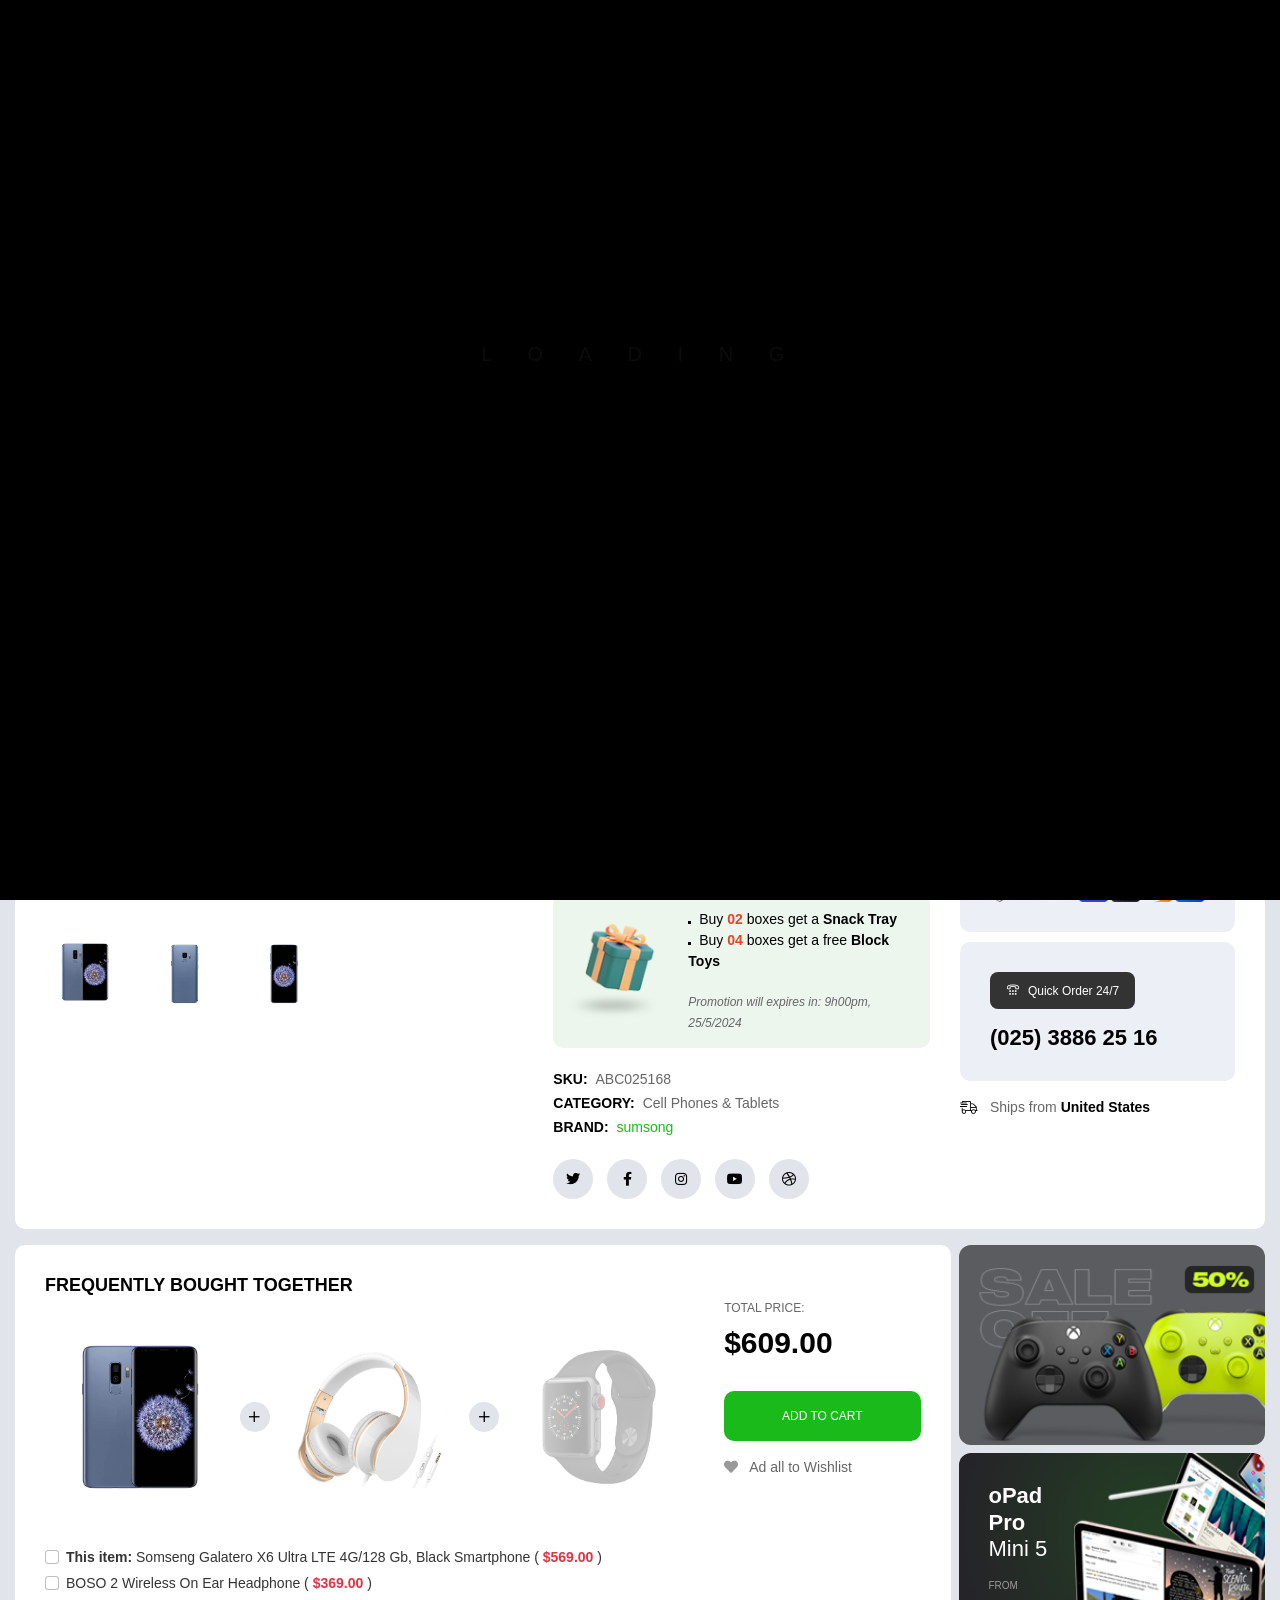
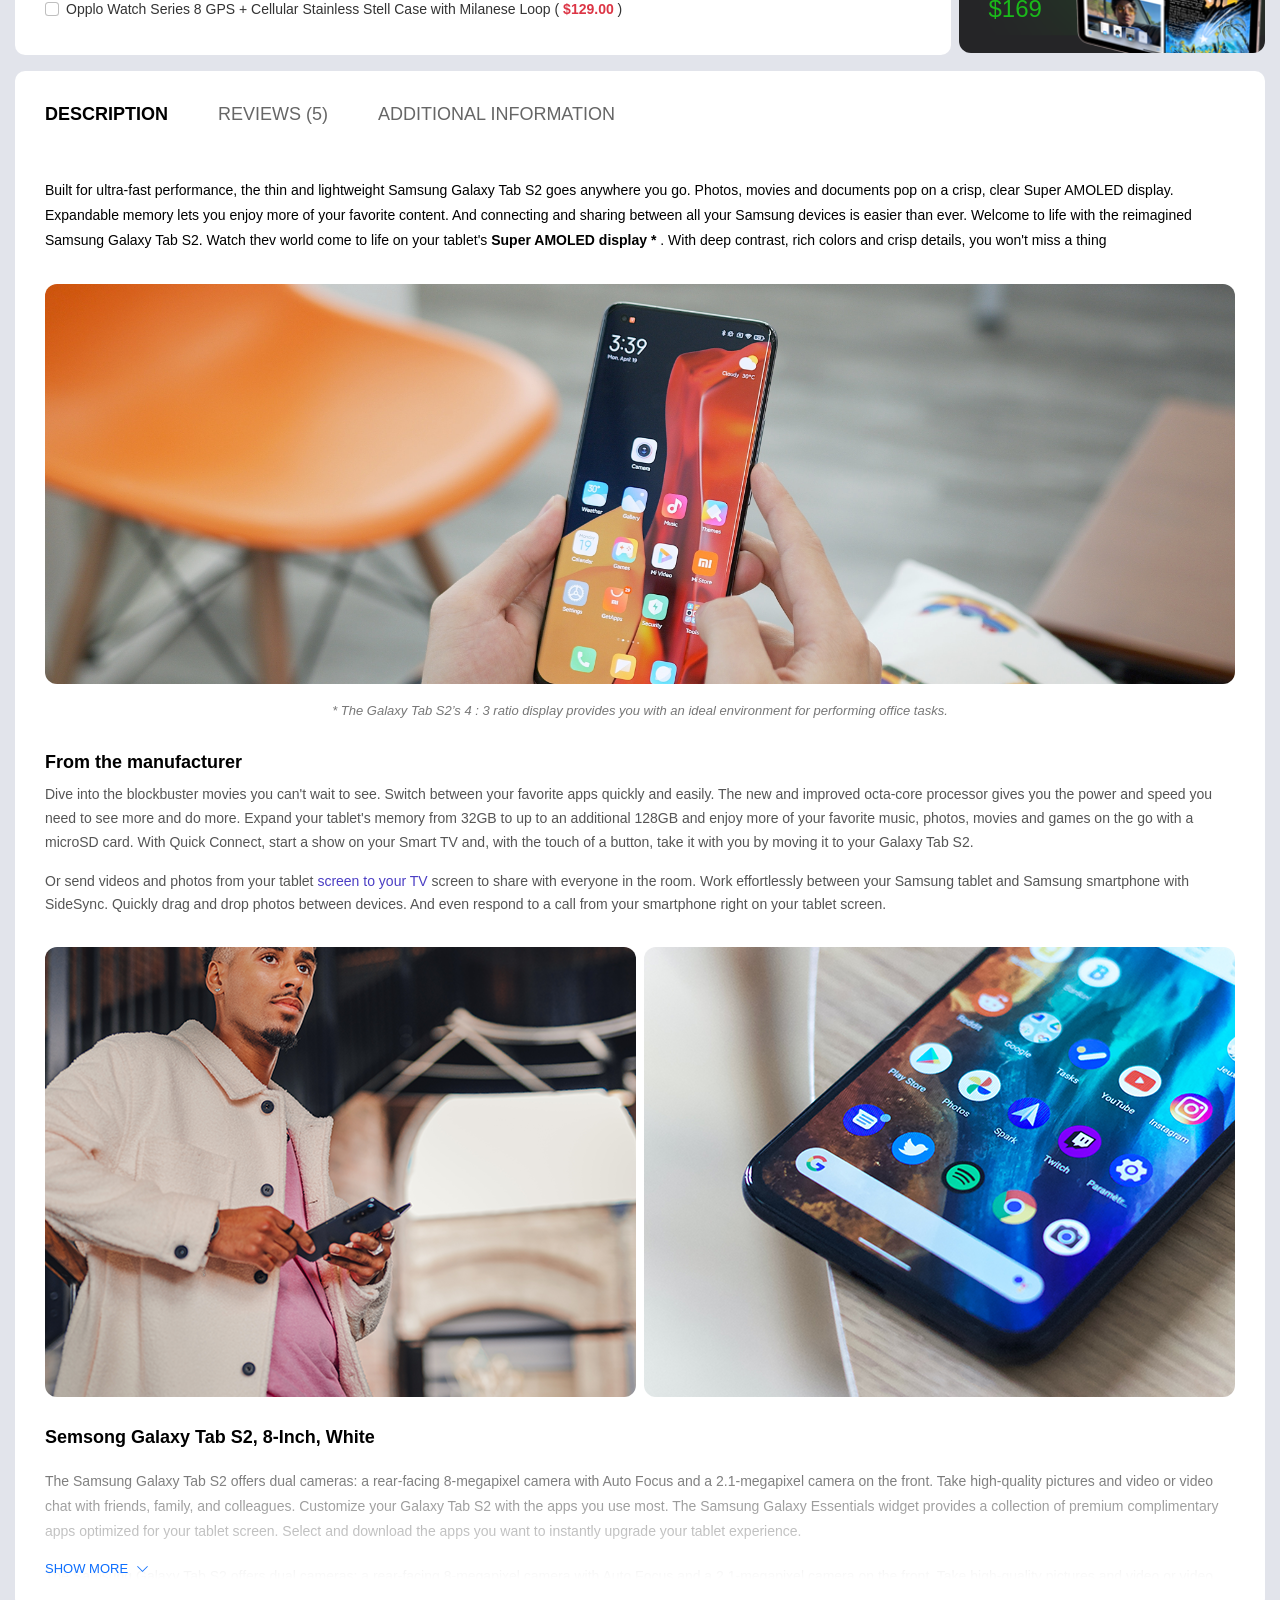
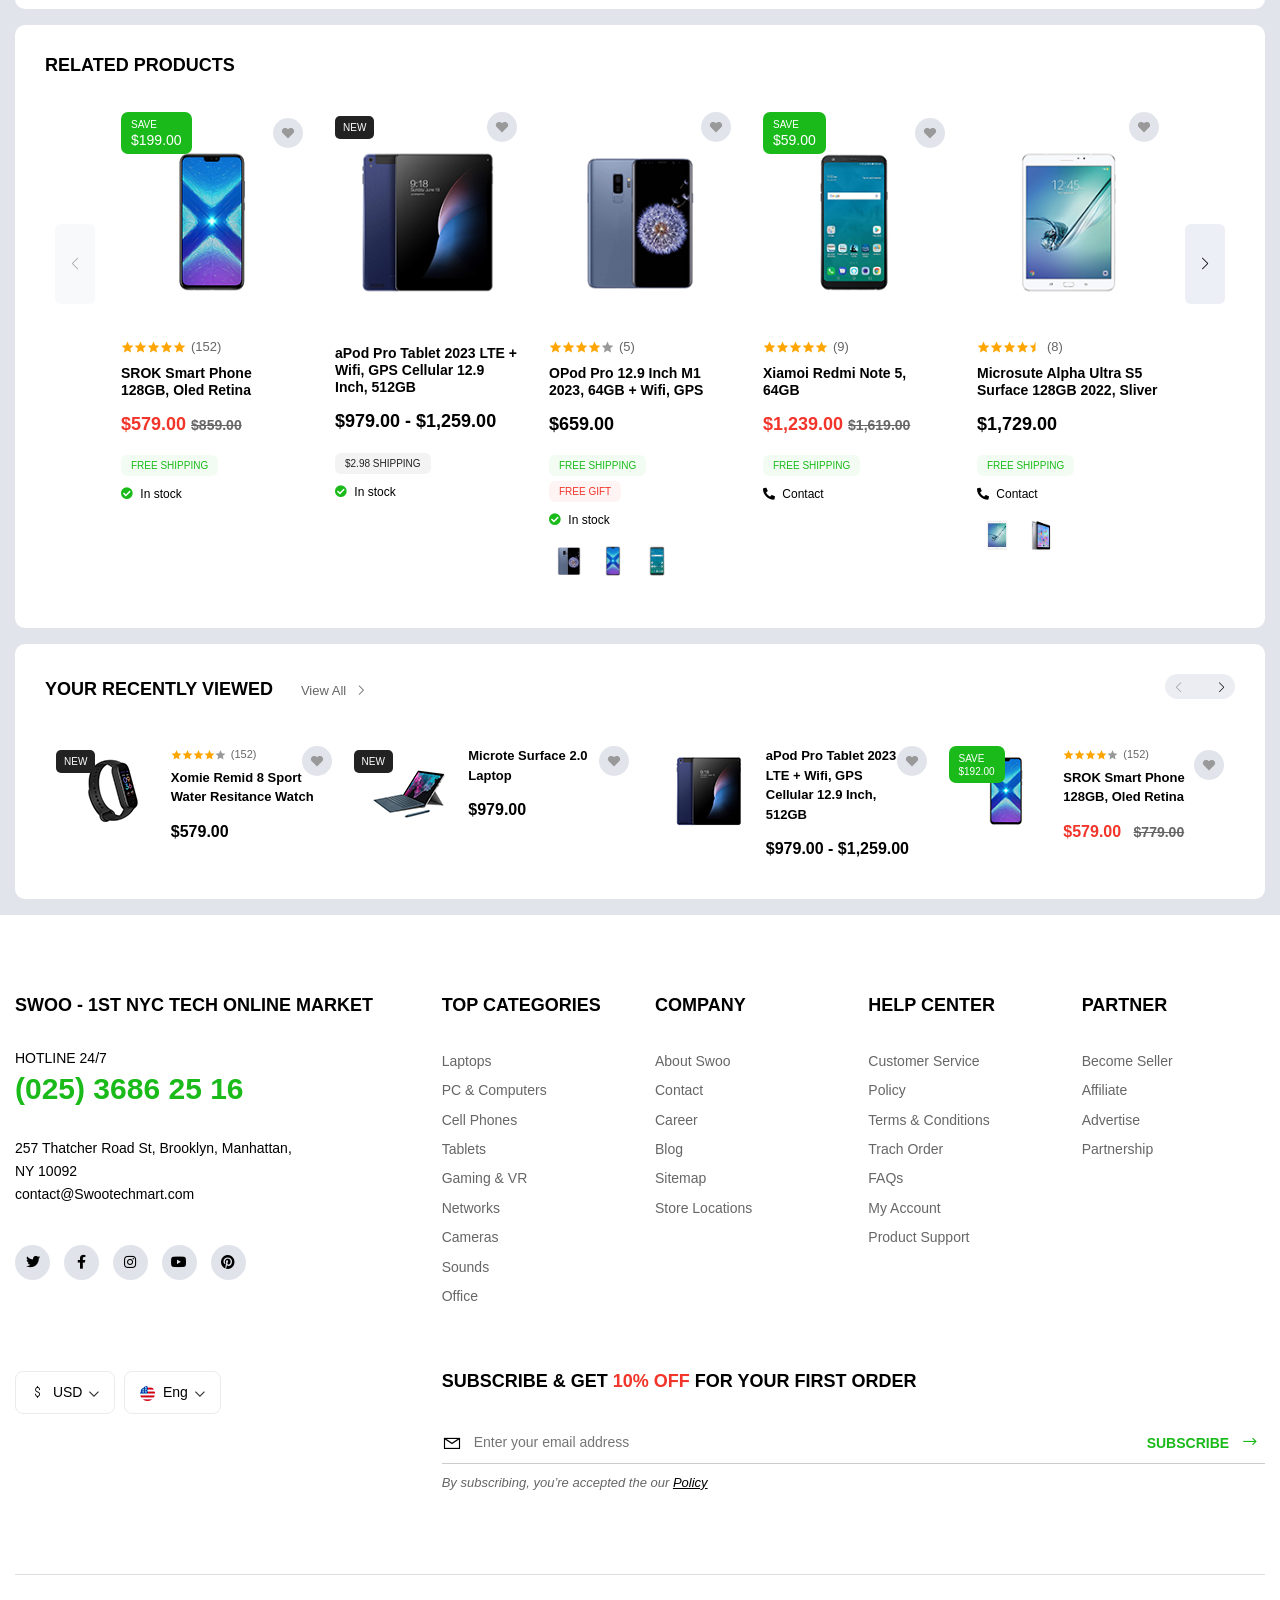
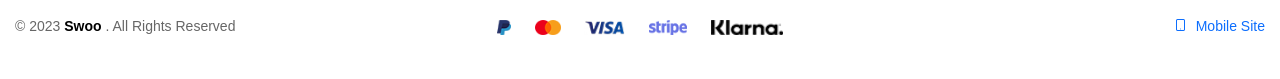
<file: swoo_html/inner_pages/single_product.html>
<!DOCTYPE html>
<html lang="en">

<head>
    <!-- Metas -->
    <meta charset="utf-8">
    <meta http-equiv="X-UA-Compatible" content="IE=edge">
    <meta name="viewport" content="width=device-width, initial-scale=1, maximum-scale=1">
    <meta name="keywords" content="HTML5 Template swoo Multi-Purpose themeforest">
    <meta name="description" content="swoo - Multi-Purpose HTML5 Template">
    <meta name="author" content="">

    <!-- Title  -->
    <title>Swoo</title>

    <!-- Favicon -->
    <link rel="shortcut icon" href="../common/assets/img/fav2.png" title="Favicon" sizes="16x16">

    <!-- bootstrap 5 -->
    <link rel="stylesheet" href="../common/assets/css/lib/bootstrap.min.css">

    <!-- font family -->
    <link href="https://fonts.googleapis.com/css2?family=Plus+Jakarta+Sans:ital,wght@0,200;0,300;0,400;0,500;0,600;0,700;0,800;1,200;1,300;1,400;1,500;1,600;1,700;1,800&display=swap" rel="stylesheet">

    <!-- fontawesome icons  -->
    <link rel="stylesheet" href="../common/assets/css/lib/all.min.css">
    <!-- fontawesome icons  -->
    <link rel="stylesheet" href="../common/assets/css/lib/line-awesome.css">
    <!-- animate css  -->
    <link rel="stylesheet" href="../common/assets/css/lib/animate.css">
    <!-- fancybox popup  -->
    <link rel="stylesheet" href="../common/assets/css/lib/jquery.fancybox.css">
    <!-- lity popup  -->
    <link rel="stylesheet" href="../common/assets/css/lib/lity.css">
    <!-- swiper slider  -->
    <link rel="stylesheet" href="../common/assets/css/lib/swiper8.min.css">
    <!-- izi toast  -->
    <link rel="stylesheet" href="../common/assets/css/lib/iziToast.min.css">

    <!-- common style -->
    <link rel="stylesheet" href="../common/assets/css/common_style.css">

    <!-- home style -->
    <link rel="stylesheet" href="assets/css/inner_pages.css">
</head>

<body class="home-style3 sin-prod-pg-1">

    <!--  Start loader  -->
    <div class="loader-wrap">
        <svg viewBox="0 0 1000 1000" preserveAspectRatio="none">
            <path id="svg" d="M0,1005S175,995,500,995s500,5,500,5V0H0Z"></path>
        </svg>

        <div class="loader-wrap-heading">
            <div class="load-text">
                <span>L</span>
                <span>o</span>
                <span>a</span>
                <span>d</span>
                <span>i</span>
                <span>n</span>
                <span>g</span>
            </div>
        </div>
    </div>
    <!--  End loader  -->

    <div class="body-container">

        <div class="container container-llgg">

            <!--  Start navbar container  -->
            <div class="tc-navbar-container-style3">

                <div class="wh-box p-15 radius-4 bg-white mt-20">
                    <!--  Start top-navbar  -->
                    <div class="top-navbar-style3">
                        <div class="container">
                            <div class="row">
                                <div class="col-lg-6">
                                    <div class="hot-line">
                                        <small> <i class="las la-tty"></i> Hotline 24/7 </small>
                                        <a href="tel:(025)38862516" class="fw-bold"> (025) 3886 25 16 </a>
                                    </div>
                                </div>
                                <div class="col-lg-6 mt-4 mt-lg-0">
                                    <div class="top-nav-side justify-content-lg-end">
                                        <div class="side-links">
                                            <a href="#" class="me-lg-3"> Sell on Swoo </a>
                                            <a href="#" class="me-lg-4"> Order Tracki </a>
                                        </div>
                                        <ul class="links-ul">
                                            <li class="dropdown">
                                                <a class="dropdown-toggle" href="#" id="navbarDropdown" role="button" data-bs-toggle="dropdown" aria-expanded="false">
                                                    <i class="la la-dollar-sign me-1"></i> USD
                                                </a>
                                                <ul class="dropdown-menu" aria-labelledby="navbarDropdown">
                                                  <li><a class="dropdown-item" href="#">USD</a></li>
                                                  <li><a class="dropdown-item" href="#">USD</a></li>
                                                </ul>
                                            </li>
                                            <li class="dropdown">
                                                <a class="dropdown-toggle" href="#" id="navbarDropdown1" role="button" data-bs-toggle="dropdown" aria-expanded="false">
                                                    <img src="assets/img/eng.png" alt="" class="me-1 icon-15"> Eng
                                                </a>
                                                <ul class="dropdown-menu" aria-labelledby="navbarDropdown1">
                                                  <li><a class="dropdown-item" href="#">Arabic</a></li>
                                                </ul>
                                            </li>
                                        </ul>
                                    </div>
                                </div>
                            </div>
                        </div>
                    </div>
                    <!--  End top-navbar  -->

                    <!--  Start navbar  -->
                    <nav class="navbar navbar-expand-lg navbar-light tc-navbar-style3">
                        <div class="container">
                            <a class="navbar-brand" href="#">
                                <img src="assets/img/logo.png" alt="" class="logo">
                            </a>
                            <button class="navbar-toggler" type="button" data-bs-toggle="collapse" data-bs-target="#navbarSupportedContent" aria-controls="navbarSupportedContent" aria-expanded="false" aria-label="Toggle navigation">
                                <span class="navbar-toggler-icon"></span>
                            </button>
                            <div class="collapse navbar-collapse ms-lg-5" id="navbarSupportedContent">
                                <ul class="navbar-nav me-auto mb-2 mb-lg-0">
                                    <li class="dropdown">
                                        <a class="nav-link dropdown-toggle" href="#" id="navbarDropdown1" role="button" data-bs-toggle="dropdown"
                                            aria-expanded="false">
                                            Homes
                                        </a>
                                        <ul class="dropdown-menu" aria-labelledby="navbarDropdown1">
                                            <li><a class="dropdown-item" href="../home_baby/index.html">Home Baby</a></li>
                                            <li><a class="dropdown-item" href="../home_electronic/index.html">Home Electronic</a></li>
                                            <li><a class="dropdown-item" href="../home_lighting/index.html">Home Lighting</a></li>
                                            <li><a class="dropdown-item" href="../home_pets/index.html">Home Pets</a></li>
                                            <li><a class="dropdown-item" href="../home_tech/index.html">Home Tech</a></li>
                                        </ul>
                                    </li>
                                    <li class="dropdown">
                                        <a class="nav-link dropdown-toggle" href="#" id="navbarDropdown2" role="button" data-bs-toggle="dropdown"
                                            aria-expanded="false">
                                            Pages
                                        </a>
                                        <ul class="dropdown-menu" aria-labelledby="navbarDropdown2">
                                            <li><a class="dropdown-item" href="../inner_pages/about.html">About</a></li>
                                            <li><a class="dropdown-item" href="../inner_pages/contact.html">Contact</a></li>
                                            <li><a class="dropdown-item" href="../inner_pages/login.html">Login</a></li>
                                            <li><a class="dropdown-item" href="../inner_pages/profile.html">Profile</a></li>
                                            <li><a class="dropdown-item" href="../inner_pages/register.html">Register</a></li>
                                        </ul>
                                    </li> 
                                    <li class="dropdown">
                                        <a class="nav-link dropdown-toggle" href="#" id="navbarDropdown3" role="button" data-bs-toggle="dropdown"
                                            aria-expanded="false">
                                            Products
                                        </a>
                                        <ul class="dropdown-menu" aria-labelledby="navbarDropdown3">
                                            <li><a class="dropdown-item" href="../inner_pages/products.html">products</a></li>
                                            <li><a class="dropdown-item" href="../inner_pages/products_layout_2.html">products layout 2</a></li>
                                            <li><a class="dropdown-item" href="../inner_pages/cart.html">Cart</a></li>
                                            <li><a class="dropdown-item" href="../inner_pages/checkout.html">Checkout</a></li>
                                            <li><a class="dropdown-item" href="../inner_pages/single_product.html">Single Product</a></li>
                                            <li><a class="dropdown-item" href="../inner_pages/single_product_pay.html">Single Product Pay</a></li>
                                        </ul>
                                    </li>
                                    <li class="nav-item">
                                        <a class="nav-link" href="../inner_pages/contact.html">Contact</a>
                                    </li>
                                    <li class="nav-item d-block d-lg-none">
                                        <a class="nav-link" href="../inner_pages/login.html">login</a>
                                    </li>
                                    <li class="nav-item d-block d-lg-none">
                                        <a class="nav-link" href="../inner_pages/register.html">Register</a>
                                    </li>
                                </ul>
                            </div>
                            <div class="side-nav d-none d-lg-flex">
                                <div class="icons">
                                    <a href="#" class="icon-link"> <i class="las la-sync-alt"></i> </a>
                                    <a href="#" class="icon-link"> <i class="lar la-heart"></i> </a>
                                    <a href="#" class="icon-link"> <i class="las la-user"></i> </a>
                                </div>
                                <div class="text-item ms-3">
                                    <small class="fsz-11 color-666 text-uppercase d-block"> welcome </small>
                                    <a href="../inner_pages/login.html" class="fsz-14 text-uppercase fw-bold"> log in / Register </a>
                                </div>
                                <div class="icons ms-4">
                                    <a href="../inner_pages/cart.html" class="icon-link"> <i class="las la-shopping-bag"></i> <span class="num">5</span> </a>
                                </div>
                                <div class="text-item ms-3">
                                    <small class="fsz-11 color-666 text-uppercase d-block"> cart </small>
                                    <a href="../inner_pages/cart.html" class="fsz-14 text-uppercase fw-bold"> $1,689.00 </a>
                                </div>
                            </div>
                        </div>
                    </nav>
                    <!--  End navbar  -->
                </div>

                <!--  Start search nav  -->
                <div class="search-nav-style3">
                    <div class="container">
                        <div class="row align-items-center gx-0">
                            <div class="col-lg-5">
                                <div class="search-cat">
                                    <div class="input-group flex-nowrap">
                                        <select name="name" class="form-select">
                                            <option value=""> All Categories </option>
                                            <option value=""> Categories 1 </option>
                                            <option value=""> Categories 2 </option>
                                        </select>
                                        <input type="text" class="form-control" placeholder="Search anything...">
                                        <a href="#" class="search-btn"> <i class="fal fa-search"></i> </a>
                                    </div>
                                </div>
                            </div>
                            <div class="col-lg-7 d-none d-lg-block">
                                <div class="delivery-features ps-lg-5">
                                    <div class="row">
                                        <div class="col-lg-4">
                                            <a href="#" class="feat-link"> <i class="la la-shipping-fast fs-6 me-2"></i> <span> free shipping over $199 </span> </a>
                                        </div>
                                        <div class="col-lg-4">
                                            <a href="#" class="feat-link"> <i class="las la-redo-alt fs-6 me-2"></i> <span> 30 days money back </span> </a>
                                        </div>
                                        <div class="col-lg-4">
                                            <a href="#" class="feat-link"> <i class="las la-shield-alt fs-6 me-2"></i> <span> 100% secure payment </span> </a>
                                        </div>
                                    </div>
                                </div>
                            </div>
                        </div>
                    </div>
                </div>
                <!--  End search nav  -->

            </div>
            <!--  End navbar container  -->


            <!--Contents-->
            <main>

                <!--  Start breadcrumb  -->
                <section class="tc-breadcrumb-style6 p-30 radius-4 bg-white mt-3 wow fadeInUp">
                    <nav aria-label="breadcrumb">
                        <ol class="breadcrumb fw-bold mb-0">
                          <li class="breadcrumb-item color-999"><a href="#">Home</a></li>
                          <li class="breadcrumb-item color-999"><a href="#">Shop</a></li>
                          <li class="breadcrumb-item color-999"><a href="#">Top Cell Phones & Tablets</a></li>
                          <li class="breadcrumb-item active color-000" aria-current="page">Somseng Galatero X6 Ultra LTE 4G/128 GB Black Smartphone</li>
                        </ol>
                      </nav>
                </section>
                <!--  End breadcrumb  -->


                


                <!--  Start main details  -->
                <section class="product-main-details p-30 radius-4 bg-white mt-3 wow fadeInUp">
                    <div class="row">
                        <div class="col-lg-5">
                            <div class="img-slider">
                                <div class="top-title">
                                    <small class="fsz-10 py-1 px-2 radius-2 bg-222 text-white text-uppercase"> new </small>
                                    <div class="icons">
                                        <span class="icon icon-plus"> <i class="la la-plus"></i> </span>
                                        <div class="collapse-icons">
                                            <span class="icon icon-plus"> <i class="la la-eye"></i> </span>
                                            <!-- <span class="icon icon-plus"> <i class="la la-sync"></i> </span> -->
                                            <span class="icon icon-plus"> <i class="la la-shopping-cart"></i> </span>
                                            <span class="icon icon-plus fav-btn"> <i class="las la-heart"></i> </span>
                                        </div>
                                    </div>
                                </div>
                                <div class="swiper-container gallery-top">
                                    <div class="swiper-wrapper">
                                        <div class="swiper-slide">
                                            <div class="img">
                                                <img src="assets/img/sin_product/prod1.jpg" alt="">
                                            </div>
                                        </div>
                                        <div class="swiper-slide">
                                            <div class="img">
                                                <img src="assets/img/sin_product/prod2.jpg" alt="">
                                            </div>
                                        </div>
                                        <div class="swiper-slide">
                                            <div class="img">
                                                <img src="assets/img/sin_product/prod3.jpg" alt="">
                                            </div>
                                        </div>
                                    </div>
                                </div>
                                <div class="swiper-container gallery-thumbs">
                                    <div class="swiper-wrapper">
                                        <div class="swiper-slide">
                                            <div class="img">
                                                <img src="assets/img/sin_product/prod1.jpg" alt="">
                                            </div>
                                        </div>
                                        <div class="swiper-slide">
                                            <div class="img">
                                                <img src="assets/img/sin_product/prod2.jpg" alt="">
                                            </div>
                                        </div>
                                        <div class="swiper-slide">
                                            <div class="img">
                                                <img src="assets/img/sin_product/prod3.jpg" alt="">
                                            </div>
                                        </div>
                                    </div>
                                </div>
                            </div>
                        </div>
                        <div class="col-lg-4">
                            <div class="info">
                                <div class="rating">
                                    <div class="stars">
                                        <i class="la la-star"></i>
                                        <i class="la la-star"></i>
                                        <i class="la la-star"></i>
                                        <i class="la la-star"></i>
                                        <i class="la la-star color-999"></i>
                                    </div>
                                    <span class="num"> (5) </span>
                                </div>
                                <h4 class="product_title"> 
                                    <a href="#"> Somseng Galatero X6 Ultra LTE 4G/128GB, Black Smartphone  </a>   
                                </h4>
                                <div class="price mt-20">
                                    <h3 class="fsz-22 fw-600"> $569.00 - $609.00 </h3>
                                </div>
                                <ul class="fsz-12 mt-15 lh-5">
                                    <li> <span class="icon-6 bg-666 rounded-circle me-2"></span> Intel LGA 1700 Socket: Supports 13th & 12th Gen Intel Core </li>
                                    <li> <span class="icon-6 bg-666 rounded-circle me-2"></span> DDR5 Compatible: 4*SMD DIMMs with XMP 3.0 Memory </li>
                                    <li> <span class="icon-6 bg-666 rounded-circle me-2"></span> Commanding Power Design: Twin 16+1+2 Phases Digital VRM </li>
                                </ul>
                                <div class="meta pb-20">
                                    <a href="#" class="meta-item color-green2"> free shipping <span class="bg bg-green2"></span> </a>
                                    <a href="#" class="meta-item color-red1"> free gift <span class="bg bg-red1"></span> </a>
                                </div>
                                <div class="color-content">
                                    <p class="color-666"> <strong class="color-000 text-uppercase me-1"> Color: </strong> <span> Midnight Blue </span> </p>
                                    <div class="color-choose">
                                        <div class="row gx-2">
                                            <div class="col-lg-4">
                                                <div class="form-check">
                                                    <input class="form-check-input" type="radio" id="color1" value="option1" name="color" checked>
                                                    <label class="form-check-label" for="color1">
                                                        <div class="color-item">
                                                            <div class="img">
                                                                <img src="assets/img/sin_product/prod1.jpg" alt="">
                                                            </div>
                                                            <div class="inf">
                                                                <p class="fsz-12"> Midnight Blue </p>
                                                                <strong class="fsz-12"> $569.00 </strong>
                                                            </div>
                                                        </div>
                                                    </label>
                                                </div>
                                            </div>
                                            <div class="col-lg-4">
                                                <div class="form-check">
                                                    <input class="form-check-input" type="radio" id="color2" value="option2" name="color">
                                                    <label class="form-check-label" for="color2">
                                                        <div class="color-item">
                                                            <div class="img">
                                                                <img src="assets/img/sin_product/prod4.jpg" alt="">
                                                            </div>
                                                            <div class="inf">
                                                                <p class="fsz-12"> Deep Purple </p>
                                                                <strong class="fsz-12"> $569.00 </strong>
                                                            </div>
                                                        </div>
                                                    </label>
                                                </div>
                                            </div>
                                            <div class="col-lg-4">
                                                <div class="form-check">
                                                    <input class="form-check-input" type="radio" id="color3" value="option3" name="color">
                                                    <label class="form-check-label" for="color3">
                                                        <div class="color-item">
                                                            <div class="img">
                                                                <img src="assets/img/sin_product/prod5.jpg" alt="">
                                                            </div>
                                                            <div class="inf">
                                                                <p class="fsz-12"> Space Black </p>
                                                                <strong class="fsz-12"> $569.00 </strong>
                                                            </div>
                                                        </div>
                                                    </label>
                                                </div>
                                            </div>
                                        </div>
                                    </div>
                                    <p class="color-666 mt-20"> <strong class="color-000 text-uppercase me-1"> memory size: </strong> <span> 128GB </span> </p>
                                    <div class="memory-choose mt-10">
                                        <div class="form-check form-check-inline">
                                            <input class="form-check-input" type="radio" id="memory1" value="option1" name="memory">
                                            <label class="form-check-label disable" for="memory1">64GB</label>
                                        </div>
                                        <div class="form-check form-check-inline">
                                            <input class="form-check-input" type="radio" id="memory2" value="option2" name="memory" checked>
                                            <label class="form-check-label" for="memory2">128GB</label>
                                        </div>
                                        <div class="form-check form-check-inline">
                                            <input class="form-check-input" type="radio" id="memory3" value="option3" name="memory">
                                            <label class="form-check-label" for="memory3">256GB</label>
                                        </div>
                                        <div class="form-check form-check-inline">
                                            <input class="form-check-input" type="radio" id="memory4" value="option4" name="memory">
                                            <label class="form-check-label" for="memory4">512GB</label>
                                        </div>
                                    </div>
                                </div>
                                <div class="gift-card mb-20">
                                    <div class="gift-img">
                                        <img src="assets/img/gift.png" alt="">
                                    </div>
                                    <div class="gift-info">
                                        <ul>
                                            <li class="fsz-14"> <i class="icon-3 bg-000 me-1"></i> Buy <span class="color-red2 fw-bold"> 02 </span> boxes get a <strong> Snack Tray </strong> </li>
                                            <li class="fsz-14"> <i class="icon-3 bg-000 me-1"></i> Buy <span class="color-red2 fw-bold"> 04 </span> boxes get a free <strong> Block Toys </strong> </li>
                                        </ul>
                                        <p class="fsz-12 color-666 mt-20 fst-italic"> Promotion will expires in: 9h00pm, 25/5/2024 </p>
                                    </div>
                                </div>
                                <p class="color-666"> <strong class="color-000 text-uppercase me-1"> SKU: </strong> <span> ABC025168 </span> </p>
                                <p class="color-666"> <strong class="color-000 text-uppercase me-1"> Category: </strong> <span> Cell Phones & Tablets </span> </p>
                                <p class="color-666"> <strong class="color-000 text-uppercase me-1"> Brand: </strong> <span class="color-green2"> sumsong </span> </p>
                                <div class="social-icons mt-20">
                                    <a href="#"> <i class="fab fa-twitter"></i> </a>
                                    <a href="#"> <i class="fab fa-facebook-f"></i> </a>
                                    <a href="#"> <i class="fab fa-instagram"></i> </a>
                                    <a href="#"> <i class="fab fa-youtube"></i> </a>
                                    <a href="#"> <i class="fab fa-dribbble"></i> </a>
                                </div>
                            </div>
                        </div>
                        <div class="col-lg-3">
                            <div class="payment-side">
                                <div class="payment-card">
                                    <small class="fsz-12 color-666 text-uppercase mb-2"> Total Price: </small>
                                    <h5 class="fsz-30 fw-bold"> $609.00 </h5>
                                    <div class="affirm fsz-12 lh-1 d-flex align-items-end py-3 border-bottom">
                                        <img src="assets/img/affirm.png" alt="" class="logo me-3 pb-1">
                                        <strong class="text-danger me-1"> $49/m </strong>
                                        <span> in 12 months. </span>
                                        <a href="#" class="text-decoration-underline text-primary"> See more </a>
                                    </div>
                                    <p class="fsz-12 mt-3"> <i class="fas fa-check-circle color-green2 me-1"></i> In stock </p>
                                    <div class="add-more">
                                        <span class="qt-minus"><i class="fas fa-minus"></i></span>
                                        <input type="text" class="qt border-0" value="1">
                                        <span class="qt-plus"><i class="fas fa-plus"></i></span>
                                    </div>
                                    <a href="#" class="butn bg-green2 text-white radius-4 fw-500 fsz-12 text-uppercase text-center mt-10 w-100 py-3"> <span> Add To Cart </span> </a>
                                    <a href="#" class="butn bg-orange1 color-000 radius-4 fw-500 fsz-12 text-uppercase text-center mt-10 w-100 py-3"> <span> buy with <img src="assets/img/paypal.png" alt="" class="ms-1"> </span> </a>
                                    <div class="d-flex color-666 fsz-13 py-3 border-bottom">
                                        <a href="#" class="me-4 pe-4 border-end"> <i class="fas fa-heart color-green2 me-1"></i> Wishlist added </a>
                                        <a href="#" class=""> <i class="fas fa-redo me-1"></i> Compare </a>
                                    </div>
                                    <small class="fsz-12 color-000 mb-2 mt-3"> Guaranteed Safe Checkout </small>
                                    <div class="pay-logos mt-1">
                                        <img src="assets/img/pay.png" alt="" class="w-100">
                                    </div>
                                </div>
                                <div class="payment-card">
                                    <span class="q-order py-2 px-3 radius-3 bg-333 text-white"> <i class="la la-tty me-1"></i> <small> Quick Order 24/7 </small> </span>
                                    <h5 class="fsz-22 mt-3 fw-bold"> (025) 3886 25 16 </h5>
                                </div>
                                <p class="color-000 mt-15"> <i class="fal fa-shipping-fast me-2"></i> <span class="color-666"> Ships from </span> <strong> United States </strong> </p>
                            </div>
                        </div>
                    </div>
                </section>
                <!--  End main details  -->


                <!--  Start products together  -->
                <section class="product-together">
                    <div class="row gx-2">
                        <div class="col-lg-9">
                            <div class="buy-together p-30 radius-4 bg-white mt-3 wow fadeInUp">
                                <h6 class="fsz-18 fw-bold text-uppercase"> frequently bought together </h6>
                                <div class="row">
                                    <div class="col-lg-9">
                                        <div class="products-imgs mt-20">
                                            <div class="img">
                                                <img src="assets/img/sin_product/prod1.jpg" alt="">
                                            </div>
                                            <span class="plus"> <i class="fal fa-plus"></i> </span>
                                            <div class="img">
                                                <img src="assets/img/sin_product/prod6.jpg" alt="">
                                            </div>
                                            <span class="plus"> <i class="fal fa-plus"></i> </span>
                                            <div class="img op-3">
                                                <img src="assets/img/sin_product/prod7.jpg" alt="">
                                            </div>
                                        </div>
                                        <ul class="mt-30">
                                            <li>
                                                <div class="form-check form-check-inline">
                                                    <input class="form-check-input" type="checkbox" id="together1" value="option1">
                                                    <label class="form-check-label color-333" for="together1">
                                                        <strong> This item: </strong> Somseng Galatero X6 Ultra LTE 4G/128 Gb, Black Smartphone ( <strong class="text-danger"> $569.00 </strong> ) 
                                                    </label>
                                                </div>
                                            </li>
                                            <li>
                                                <div class="form-check form-check-inline">
                                                    <input class="form-check-input" type="checkbox" id="together2" value="option1">
                                                    <label class="form-check-label color-333" for="together2">
                                                        BOSO 2 Wireless On Ear Headphone  ( <strong class="text-danger"> $369.00 </strong> ) 
                                                    </label>
                                                </div>
                                            </li>
                                            <li>
                                                <div class="form-check form-check-inline">
                                                    <input class="form-check-input" type="checkbox" id="together3" value="option1">
                                                    <label class="form-check-label color-333" for="together3">
                                                        Opplo Watch Series 8 GPS + Cellular Stainless Stell Case with Milanese Loop ( <strong class="text-danger"> $129.00 </strong> ) 
                                                    </label>
                                                </div>
                                            </li>
                                        </ul>
                                    </div>
                                    <div class="col-lg-3">
                                        <div class="total-price">
                                            <small class="fsz-12 color-666 text-uppercase mb-2"> Total Price: </small>
                                            <h5 class="fsz-30 fw-bold"> $609.00 </h5>
                                            <a href="#" class="butn bg-green2 text-white radius-4 fw-500 fsz-12 text-uppercase text-center mt-30 w-100 py-3"> <span> Add To Cart </span> </a>
                                            <a href="#" class="color-666 mt-3"> <i class="fas fa-heart me-2 color-999"></i> Ad all to Wishlist </a>
                                        </div>
                                    </div>
                                </div>
                            </div>
                        </div>
                        <div class="col-lg-3">
                            <div class="banners mt-3">
                                <a href="#" class="img th-200 mb-2 d-block">
                                    <img src="assets/img/ban1.png" alt="" class="img-cover radius-5">
                                </a>
                                <a href="#" class="banner th-200">
                                    <img src="assets/img/ban2.png" alt="" class="img-cover radius-5">
                                    <div class="info">
                                        <h6 class="fsz-22"> <strong> oPad Pro </strong> <br> Mini 5 </h6>
                                        <div class="price">
                                            <small class="fsz-10 color-999 text-uppercase"> from </small>
                                            <h5 class="fsz-24 fw-200 color-green2"> $169 </h5>
                                        </div>
                                    </div>
                                </a>
                            </div>
                        </div>
                    </div>
                </section>
                <!--  End products together  -->


                <!--  Start details  -->
                <section class="product-text-details p-30 radius-4 bg-white mt-3 wow fadeInUp mb-3">
                    <ul class="nav nav-pills mb-50" id="pills-tab" role="tablist">
                        <li class="nav-item" role="presentation">
                            <button class="nav-link active" id="pills-tab1-tab" data-bs-toggle="pill" data-bs-target="#pills-tab1">description</button>
                        </li>
                        <li class="nav-item" role="presentation">
                            <button class="nav-link" id="pills-tab3-tab" data-bs-toggle="pill" data-bs-target="#pills-tab3">reviews (5)</button>
                        </li>
                        <li class="nav-item" role="presentation">
                            <button class="nav-link" id="pills-tab4-tab" data-bs-toggle="pill" data-bs-target="#pills-tab4">additional information</button>
                        </li>
                    </ul>
                    <div class="tab-content" id="pills-tabContent">
                        <div class="tab-pane fade show active" id="pills-tab1">
                            <div class="tab-description">
                                <div class="text mb-30">
                                    Built for ultra-fast performance, the thin and lightweight Samsung Galaxy Tab S2 goes anywhere you go. Photos, movies and documents pop on a crisp, clear Super AMOLED display. Expandable memory lets you enjoy more of your favorite content. And connecting and sharing between all your Samsung devices is easier than ever. Welcome to life with the reimagined Samsung Galaxy Tab S2. Watch thev world come to life on your tablet's <strong> Super AMOLED display * </strong> . With deep contrast, rich colors and crisp details, you won't miss a thing
                                </div>
                                <div class="img th-400">
                                    <img src="assets/img/det1.jpeg" alt="" class="img-cover radius-5">
                                </div>
                                <p class="fsz-13 fst-italic text-center color-777 mt-3"> * The Galaxy Tab S2’s 4 : 3 ratio display provides you with an ideal environment for performing office tasks.  </p>
                                <h6 class="fsz-18 fw-bold mt-30"> From the manufacturer </h6>
                                <p class="color-555 mt-10">  
                                    Dive into the blockbuster movies you can't wait to see. Switch between your favorite apps quickly and easily. The new and improved octa-core processor gives you the power and speed  you need to see more and do more. Expand your tablet's memory from 32GB to up to an additional 128GB and enjoy more of your favorite music, photos, movies and games on the go with  a microSD card. With Quick Connect, start a show on your Smart TV and, with the touch of a button, take it with you by moving it to your Galaxy Tab S2. 
                                </p>
                                <p class="color-555 mt-15"> 
                                    Or send videos and photos from your tablet <a href="#" class="color-blue1"> screen to your TV </a> screen to share with everyone in the room. Work effortlessly between your Samsung tablet and Samsung smartphone  with SideSync. Quickly drag and drop photos between devices. And even respond to a call from your smartphone right on your tablet screen. 
                                </p>
                                <div class="imgs">
                                    <div class="row gx-2">
                                        <div class="col-lg-6">
                                            <div class="img th-450 mt-30">
                                                <img src="assets/img/det2.png" alt="" class="img-cover radius-5">
                                            </div>
                                        </div>
                                        <div class="col-lg-6">
                                            <div class="img th-450 mt-30">
                                                <img src="assets/img/det3.png" alt="" class="img-cover radius-5">
                                            </div>
                                        </div>
                                    </div>
                                </div>
                                <h6 class="fsz-18 fw-bold mt-30"> Semsong Galaxy Tab S2, 8-Inch, White </h6>
                                <div class="more-text">
                                    <div class="text fsz-14 mt-20">
                                        The Samsung Galaxy Tab S2 offers dual cameras: a rear-facing 8-megapixel camera with Auto Focus and a 2.1-megapixel camera on the front. Take high-quality pictures and video or video  chat with friends, family, and colleagues. Customize your Galaxy Tab S2 with the apps you use most. The Samsung Galaxy Essentials widget provides a collection of premium  complimentary apps optimized for your tablet screen. Select and download the apps you want to instantly upgrade your tablet experience.
                                    </div>
                                    <div class="text fsz-14 mt-20">
                                        The Samsung Galaxy Tab S2 offers dual cameras: a rear-facing 8-megapixel camera with Auto Focus and a 2.1-megapixel camera on the front. Take high-quality pictures and video or video  chat with friends, family, and colleagues. Customize your Galaxy Tab S2 with the apps you use most. The Samsung Galaxy Essentials widget provides a collection of premium  complimentary apps optimized for your tablet screen. Select and download the apps you want to instantly upgrade your tablet experience.
                                    </div>
                                    <div class="text fsz-14 mt-20">
                                        The Samsung Galaxy Tab S2 offers dual cameras: a rear-facing 8-megapixel camera with Auto Focus and a 2.1-megapixel camera on the front. Take high-quality pictures and video or video  chat with friends, family, and colleagues. Customize your Galaxy Tab S2 with the apps you use most. The Samsung Galaxy Essentials widget provides a collection of premium  complimentary apps optimized for your tablet screen. Select and download the apps you want to instantly upgrade your tablet experience.
                                    </div>
                                    <div class="text fsz-14 mt-20">
                                        The Samsung Galaxy Tab S2 offers dual cameras: a rear-facing 8-megapixel camera with Auto Focus and a 2.1-megapixel camera on the front. Take high-quality pictures and video or video  chat with friends, family, and colleagues. Customize your Galaxy Tab S2 with the apps you use most. The Samsung Galaxy Essentials widget provides a collection of premium  complimentary apps optimized for your tablet screen. Select and download the apps you want to instantly upgrade your tablet experience.
                                    </div>
                                    <div class="overlay"></div>
                                    <a href="#0" class="more-btn text-primary text-uppercase fsz-13"> show more <i class="la la-angle-down ms-1"></i> </a>
                                </div>
                            </div>
                        </div>
                        <div class="tab-pane fade" id="pills-tab3">
                            <div class="product-reviews p-4 radius-5 bg-light">
                                <div class="row gx-5">
                                    <div class="col-lg-7">
                                        <div class="reviews-content pt-30">
                                            <h5 class="color-000 mb-40 text-capitalize"> 02 reviews </h5>
                                            <div class="comment-replay-cont py-5 px-4 mb-20 bg-white radius-5">
                                                <div class="d-flex comment-cont">
                                                    <div class="icon-60 rounded-circle overflow-hidden me-3 flex-shrink-0">
                                                        <img src="assets/img/team/2.jpeg" alt="" class="img-cover">
                                                    </div>
                                                    <div class="inf">
                                                        <div class="title d-flex justify-content-between">
                                                            <h6 class="fw-bold">Robert Downey Jr</h6>
                                                            <div class="time  text-uppercase d-inline-block">
                                                                <div class="rate">
                                                                    <div class="stars">
                                                                        <i class="fas fa-star active"></i>
                                                                        <i class="fas fa-star active"></i>
                                                                        <i class="fas fa-star active"></i>
                                                                        <i class="fas fa-star active"></i>
                                                                        <i class="fas fa-star"></i>
                                                                    </div>
                                                                </div>
                                                            </div>
                                                        </div>
                                                        <div class="text color-000  mt-10">
                                                            Lorem ipsum dolor sit amet, consectetur adipisicing elit, sed do eiusmod tempor incididunt ut labore et dolore magna aliqua. Atume nusaate staman utra phone limo sumeria                                            
                                                        </div>
                                                    </div>
                                                </div>
                                            </div>
                                            <div class="comment-replay-cont py-5 px-4 mb-20 bg-white radius-5">
                                                <div class="d-flex comment-cont">
                                                    <div class="icon-60 rounded-circle overflow-hidden me-3 flex-shrink-0">
                                                        <img src="assets/img/team/4.jpeg" alt="" class="img-cover">
                                                    </div>
                                                    <div class="inf">
                                                        <div class="title d-flex justify-content-between">
                                                            <h6 class="fw-bold">Ben Chiwell</h6>
                                                            <div class="time  text-uppercase">
                                                                <div class="rate">
                                                                    <div class="stars">
                                                                        <i class="fas fa-star active"></i>
                                                                        <i class="fas fa-star active"></i>
                                                                        <i class="fas fa-star active"></i>
                                                                        <i class="fas fa-star active"></i>
                                                                        <i class="fas fa-star"></i>
                                                                    </div>
                                                                </div>
                                                            </div>
                                                        </div>
                                                        <div class="text color-000  mt-10">
                                                            Lorem ipsum dolor sit amet, consectetur adipisicing elit, sed do eiusmod tempor incididunt ut labore et dolore magna aliqua. Atume nusaate staman utra phone limo sumeria                                            
                                                        </div>
                                                    </div>
                                                </div>
                                            </div>
                                        </div>
                                    </div>
                                    <div class="col-lg-5">
                                        <form class="comment-form d-block pt-30">
                                            <h5 class="color-000 mb-40 text-capitalize"> Add a review </h5>
                                            <div class="row">
                                                <div class="col-lg-12">
                                                    <label class="text-uppercase mb-1">
                                                        your rating
                                                    </label>
                                                    <div class="rate-stars">
                                                        <input type="radio" name="star" value="5">
                                                        <input type="radio" name="star" value="4">
                                                        <input type="radio" name="star" value="3">
                                                        <input type="radio" name="star" value="2">
                                                        <input type="radio" name="star" value="1">
                                                    </div>
                                                </div>
                                                <div class="col-lg-12">
                                                    <div class="form-group mb-30">
                                                        <textarea class="form-control" rows="6" placeholder="Write your comment here"></textarea>
                                                    </div>
                                                </div>
                                                <div class="col-lg-6">
                                                    <div class="form-group mb-4 mb-lg-0">
                                                        <input type="text" class="form-control" placeholder="Your Name *">
                                                    </div>
                                                </div>
                                                <div class="col-lg-6">
                                                    <div class="form-group">
                                                        <input type="text" class="form-control" placeholder="Your Email *">
                                                    </div>
                                                </div>
                                                <div class="col-lg-12">
                                                    <div class="form-check mt-20">
                                                        <input class="form-check-input" type="checkbox" value="" id="flexCheckDefault">
                                                        <label class="form-check-label " for="flexCheckDefault">
                                                            Save my name & email in this browser for next time I comment
                                                        </label>
                                                      </div>
                                                </div>
                                                <div class="col-12">
                                                    <a href="#" class="butn bg-green2 text-white radius-4 fw-500 fsz-12 text-uppercase text-center mt-30 w-100 py-3"> <span> Submit Comment </span> </a>
                                                </div>
                                            </div>
                                            
                                        </form>
                                    </div>
                                </div>
                            </div>
                        </div>
                        <div class="tab-pane fade" id="pills-tab4">
                            <div class="row justify-content-center">
                                <div class="col-lg-7">
                                    <div class="additional-info">
                                        <ul>
                                            <li>
                                                <strong>Weight</strong>
                                                <span> 0.6 kg </span>
                                            </li>
                                            <li>
                                                <strong>Dimensions</strong>
                                                <span> 40 × 30 × 30 cm </span>
                                            </li>
                                            <li>
                                                <strong>Color</strong>
                                                <span> White, Black, Red </span>
                                            </li>
                                            <li>
                                                <strong>Year</strong>
                                                <span> 2021 </span>
                                            </li>
                                            <li>
                                                <strong>Style</strong>
                                                <span> Classic, Modern </span>
                                            </li>
                                        </ul>
                                    </div>
                                </div>
                            </div>
                        </div>
                    </div>
                </section>
                <!--  End details  -->


                <!--  Start related  -->
                <section class="related-products p-30 radius-4 bg-white mt-3 wow fadeInUp mb-3">
                    <h6 class="fsz-18 fw-bold text-uppercase"> related products </h6>
                    <div class="products-content">
                        <div class="products-slider">
                            <div class="swiper-wrapper">
                                <div class="swiper-slide">
                                    <div class="product-card">
                                        <div class="top-inf">
                                            <div class="dis-card">
                                                <small class="fsz-10 d-block text-uppercase"> save </small>
                                                <h6 class="fsz-14"> $199.00 </h6>
                                            </div>
                                            <a href="#0" class="fav-btn"> <i class="las la-heart"></i> </a>
                                        </div>
                                        <a href="#0" class="img">
                                            <img src="assets/img/products/prod26.png" alt="" class="img-contain main-image">
                                        </a>
                                        <div class="info">
                                            <div class="rating">
                                                <div class="stars">
                                                    <i class="la la-star"></i>
                                                    <i class="la la-star"></i>
                                                    <i class="la la-star"></i>
                                                    <i class="la la-star"></i>
                                                    <i class="la la-star"></i>
                                                </div>
                                                <span class="num"> (152) </span>
                                            </div>
                                            <h6> <a href="#" class="prod-title fsz-14 fw-bold mt-2 hover-green2"> SROK Smart Phone 128GB, Oled Retina </a> </h6>
                                            <div class="price mt-15">
                                                <h5 class="fsz-18 color-red1 fw-600"> $579.00 <span class="old fsz-14 color-666 text-decoration-line-through"> $859.00 </span> </h5>
                                            </div>
                                            <div class="meta">
                                                <a href="#" class="meta-item color-green2"> free shipping <span class="bg bg-green2"></span> </a>
                                            </div>
                                            <p class="fsz-12 mt-2"> <i class="fas fa-check-circle color-green2 me-1"></i> In stock </p>
                                        </div>
                                    </div>
                                </div>
                                <div class="swiper-slide">
                                    <div class="product-card">
                                        <div class="top-inf">
                                            <small class="fsz-10 py-1 px-2 radius-2 bg-222 text-white text-uppercase"> new </small>
                                            <a href="#0" class="fav-btn"> <i class="las la-heart"></i> </a>
                                        </div>
                                        <a href="#0" class="img">
                                            <img src="assets/img/products/prod27.png" alt="" class="img-contain main-image">
                                        </a>
                                        <div class="info">
                                            <h6> <a href="#" class="prod-title fsz-14 fw-bold mt-2 hover-green2"> aPod Pro Tablet 2023  LTE + Wifi, GPS Cellular 12.9 Inch, 512GB </a> </h6>
                                            <div class="price mt-15">
                                                <h5 class="fsz-18 fw-600"> $979.00 - $1,259.00 </h5>
                                            </div>
                                            <div class="meta">
                                                <a href="#" class="meta-item color-222"> $2.98 Shipping <span class="bg bg-222"></span> </a>
                                            </div>
                                            <p class="fsz-12 mt-2"> <i class="fas fa-check-circle color-green2 me-1"></i> In stock </p>
                                        </div>
                                    </div>
                                </div>
                                <div class="swiper-slide">
                                    <div class="product-card">
                                        <div class="top-inf">
                                            <a href="#0" class="fav-btn"> <i class="las la-heart"></i> </a>
                                        </div>
                                        <a href="#0" class="img">
                                            <img src="assets/img/products/prod28.png" alt="" class="img-contain main-image">
                                        </a>
                                        <div class="info">
                                            <div class="rating">
                                                <div class="stars">
                                                    <i class="la la-star"></i>
                                                    <i class="la la-star"></i>
                                                    <i class="la la-star"></i>
                                                    <i class="la la-star"></i>
                                                    <i class="la la-star color-999"></i>
                                                </div>
                                                <span class="num"> (5) </span>
                                            </div>
                                            <h6> <a href="#" class="prod-title fsz-14 fw-bold mt-2 hover-green2"> OPod Pro 12.9 Inch M1 2023, 64GB + Wifi, GPS </a> </h6>
                                            <div class="price mt-15">
                                                <h5 class="fsz-18 fw-600"> $659.00 </h5>
                                            </div>
                                            <div class="meta">
                                                <a href="#" class="meta-item color-green2"> free shipping <span class="bg bg-green2"></span> </a>
                                                <a href="#" class="meta-item color-red1"> free gift <span class="bg bg-red1"></span> </a>
                                            </div>
                                            <p class="fsz-12 mt-2"> <i class="fas fa-check-circle color-green2 me-1"></i> In stock </p>
                                            <div class="thumbnail-imgs mt-10">
                                                <span class="color-img icon-40">
                                                    <img src="assets/img/products/prod28.png" alt="" class="thumbnail">
                                                </span>
                                                <span class="color-img icon-40">
                                                    <img src="assets/img/products/prod26.png" alt="" class="thumbnail">
                                                </span>
                                                <span class="color-img icon-40">
                                                    <img src="assets/img/products/prod29.png" alt="" class="thumbnail">
                                                </span>
                                            </div>
                                        </div>
                                    </div>
                                </div>
                                <div class="swiper-slide">
                                    <div class="product-card">
                                        <div class="top-inf">
                                            <div class="dis-card">
                                                <small class="fsz-10 d-block text-uppercase"> save </small>
                                                <h6 class="fsz-14"> $59.00 </h6>
                                            </div>
                                            <a href="#0" class="fav-btn"> <i class="las la-heart"></i> </a>
                                        </div>
                                        <a href="#0" class="img">
                                            <img src="assets/img/products/prod29.png" alt="" class="img-contain main-image">
                                        </a>
                                        <div class="info">
                                            <div class="rating">
                                                <div class="stars">
                                                    <i class="la la-star"></i>
                                                    <i class="la la-star"></i>
                                                    <i class="la la-star"></i>
                                                    <i class="la la-star"></i>
                                                    <i class="la la-star"></i>
                                                </div>
                                                <span class="num"> (9) </span>
                                            </div>
                                            <h6> <a href="#" class="prod-title fsz-14 fw-bold mt-2 hover-green2"> Xiamoi Redmi Note 5, 64GB </a> </h6>
                                            <div class="price mt-15">
                                                <h5 class="fsz-18 color-red1 fw-600"> $1,239.00 <span class="old fsz-14 color-666 text-decoration-line-through"> $1,619.00 </span> </h5>
                                            </div>
                                            <div class="meta">
                                                <a href="#" class="meta-item color-green2"> free shipping <span class="bg bg-green2"></span> </a>
                                            </div>
                                            <p class="fsz-12 mt-2"> <i class="fas fa-phone-alt me-1"></i> <a href="#"> Contact </a> </p>
                                        </div>
                                    </div>
                                </div>
                                <div class="swiper-slide">
                                    <div class="product-card">
                                        <div class="top-inf">
                                            <a href="#0" class="fav-btn"> <i class="las la-heart"></i> </a>
                                        </div>
                                        <a href="#0" class="img">
                                            <img src="assets/img/products/prod30.png" alt="" class="img-contain main-image">
                                        </a>
                                        <div class="info">
                                            <div class="rating">
                                                <div class="stars">
                                                    <i class="la la-star"></i>
                                                    <i class="la la-star"></i>
                                                    <i class="la la-star"></i>
                                                    <i class="la la-star"></i>
                                                    <i class="la la-star-half"></i>
                                                </div>
                                                <span class="num"> (8) </span>
                                            </div>
                                            <h6> <a href="#" class="prod-title fsz-14 fw-bold mt-2 hover-green2"> Microsute Alpha Ultra S5 Surface 128GB 2022, Sliver </a> </h6>
                                            <div class="price mt-15">
                                                <h5 class="fsz-18 fw-600"> $1,729.00 </h5>
                                            </div>
                                            <div class="meta">
                                                <a href="#" class="meta-item color-green2"> free shipping <span class="bg bg-green2"></span> </a>
                                            </div>
                                            <p class="fsz-12 mt-2"> <i class="fas fa-phone-alt me-1"></i> <a href="#"> Contact </a> </p>
                                            <div class="thumbnail-imgs mt-10">
                                                <span class="color-img icon-40">
                                                    <img src="assets/img/products/prod30.png" alt="" class="thumbnail">
                                                </span>
                                                <span class="color-img icon-40">
                                                    <img src="assets/img/products/prod10.png" alt="" class="thumbnail">
                                                </span>
                                            </div>
                                        </div>
                                    </div>
                                </div>
                                <div class="swiper-slide">
                                    <div class="product-card">
                                        <div class="top-inf">
                                            <small class="fsz-10 py-1 px-2 radius-2 bg-222 text-white text-uppercase"> new </small>
                                            <a href="#0" class="fav-btn"> <i class="las la-heart"></i> </a>
                                        </div>
                                        <a href="#0" class="img">
                                            <img src="assets/img/products/prod27.png" alt="" class="img-contain main-image">
                                        </a>
                                        <div class="info">
                                            <h6> <a href="#" class="prod-title fsz-14 fw-bold mt-2 hover-green2"> aPod Pro Tablet 2023  LTE + Wifi, GPS Cellular 12.9 Inch, 512GB </a> </h6>
                                            <div class="price mt-15">
                                                <h5 class="fsz-18 fw-600"> $979.00 - $1,259.00 </h5>
                                            </div>
                                            <div class="meta">
                                                <a href="#" class="meta-item color-222"> $2.98 Shipping <span class="bg bg-222"></span> </a>
                                            </div>
                                            <p class="fsz-12 mt-2"> <i class="fas fa-check-circle color-green2 me-1"></i> In stock </p>
                                        </div>
                                    </div>
                                </div>
                            </div>
                        </div>
                        <div class="swiper-button-next"></div>
                        <div class="swiper-button-prev"></div>
                    </div>
                </section>
                <!--  End related  -->


                <!--  Start recently  -->
                <section class="tc-recently-viewed-style6 p-30 radius-4 bg-white mt-3 wow fadeInUp mb-3">
                    <div class="title mb-30">
                        <div class="row align-items-center">
                            <div class="col-lg-8">
                                <h6 class="fsz-18 fw-bold text-uppercase d-inline-block"> your recently viewed </h6>
                                <a href="#" class="more text-capitalize color-666 fsz-13 ms-lg-4 mt-4 mt-lg-0"> View All <i class="la la-angle-right ms-1"></i> </a>
                            </div>
                            <div class="col-lg-4 text-lg-end mt-3 mt-lg-0">
                                <div class="arrows">
                                    <div class="swiper-button-next"></div>
                                    <div class="swiper-button-prev"></div>
                                </div>
                            </div>
                        </div>
                    </div>
                    <div class="products-slider">
                        <div class="swiper-wrapper">
                            <div class="swiper-slide">
                                <div class="product-card">
                                    <div class="top-inf">
                                        <small class="fsz-10 py-1 px-2 radius-2 bg-222 text-white text-uppercase"> new </small>
                                        <a href="#0" class="fav-btn"> <i class="las la-heart"></i> </a>
                                    </div>
                                    <div class="row gx-0">
                                        <div class="col-5">
                                            <a href="#" class="img">
                                                <img src="assets/img/products/prod58.png" alt="" class="img-contain">
                                            </a>
                                        </div>
                                        <div class="col-7">
                                            <div class="info">
                                                <div class="rating">
                                                    <div class="stars">
                                                        <i class="la la-star"></i>
                                                        <i class="la la-star"></i>
                                                        <i class="la la-star"></i>
                                                        <i class="la la-star"></i>
                                                        <i class="la la-star color-999"></i>
                                                    </div>
                                                    <span class="num"> (152) </span>
                                                </div>
                                                <a href="#" class="title fsz-13 fw-bold mb-15 hover-green2 pe-3"> Xomie Remid 8 Sport Water Resitance Watch </a>
                                                <h6 class="fsz-16 fw-bold"> $579.00 </h6>
                                            </div>
                                        </div>
                                    </div>
                                </div>
                            </div>
                            <div class="swiper-slide">
                                <div class="product-card">
                                    <div class="top-inf">
                                        <small class="fsz-10 py-1 px-2 radius-2 bg-222 text-white text-uppercase"> new </small>
                                        <a href="#0" class="fav-btn"> <i class="las la-heart"></i> </a>
                                    </div>
                                    <div class="row gx-0">
                                        <div class="col-5">
                                            <a href="#" class="img">
                                                <img src="assets/img/products/prod59.png" alt="" class="img-contain">
                                            </a>
                                        </div>
                                        <div class="col-7">
                                            <div class="info">
                                                <a href="#" class="title fsz-13 fw-bold mb-15 hover-green2 pe-3"> Microte Surface 2.0 Laptop </a>
                                                <h6 class="fsz-16 fw-bold"> $979.00 </h6>
                                            </div>
                                        </div>
                                    </div>
                                </div>
                            </div>
                            <div class="swiper-slide">
                                <div class="product-card">
                                    <div class="top-inf">
                                        <a href="#0" class="fav-btn"> <i class="las la-heart"></i> </a>
                                    </div>
                                    <div class="row gx-0">
                                        <div class="col-5">
                                            <a href="#" class="img">
                                                <img src="assets/img/products/prod60.png" alt="" class="img-contain">
                                            </a>
                                        </div>
                                        <div class="col-7">
                                            <div class="info">
                                                <a href="#" class="title fsz-13 fw-bold mb-15 hover-green2 pe-3"> aPod Pro Tablet 2023 LTE + Wifi, GPS Cellular 12.9 Inch, 512GB </a>
                                                <h6 class="fsz-16 fw-bold"> $979.00 - $1,259.00 </h6>
                                            </div>
                                        </div>
                                    </div>
                                </div>
                            </div>
                            <div class="swiper-slide">
                                <div class="product-card">
                                    <div class="top-inf">
                                        <div class="dis-card">
                                            <small class="fsz-10 d-block text-uppercase"> save </small>
                                            <h6 class="fsz-10"> $192.00 </h6>
                                        </div>
                                        <a href="#0" class="fav-btn"> <i class="las la-heart"></i> </a>
                                    </div>
                                    <div class="row gx-0">
                                        <div class="col-5">
                                            <a href="#" class="img">
                                                <img src="assets/img/products/prod61.png" alt="" class="img-contain">
                                            </a>
                                        </div>
                                        <div class="col-7">
                                            <div class="info">
                                                <div class="rating">
                                                    <div class="stars">
                                                        <i class="la la-star"></i>
                                                        <i class="la la-star"></i>
                                                        <i class="la la-star"></i>
                                                        <i class="la la-star"></i>
                                                        <i class="la la-star color-999"></i>
                                                    </div>
                                                    <span class="num"> (152) </span>
                                                </div>
                                                <a href="#" class="title fsz-13 fw-bold mb-15 hover-green2 pe-3"> SROK Smart Phone 128GB, Oled Retina </a>
                                                <h6 class="fsz-16 fw-bold"> <span class="color-red1 fw-600"> $579.00  </span> <span class="old fsz-14 color-666 text-decoration-line-through ms-2"> $779.00 </span> </h6>
                                            </div>
                                        </div>
                                    </div>
                                </div>
                            </div>
                            <div class="swiper-slide">
                                <div class="product-card">
                                    <div class="top-inf">
                                        <a href="#0" class="fav-btn"> <i class="las la-heart"></i> </a>
                                    </div>
                                    <div class="row gx-0">
                                        <div class="col-5">
                                            <a href="#" class="img">
                                                <img src="assets/img/products/prod60.png" alt="" class="img-contain">
                                            </a>
                                        </div>
                                        <div class="col-7">
                                            <div class="info">
                                                <a href="#" class="title fsz-13 fw-bold mb-15 hover-green2 pe-3"> aPod Pro Tablet 2023 LTE + Wifi, GPS Cellular 12.9 Inch, 512GB </a>
                                                <h6 class="fsz-16 fw-bold"> $979.00 - $1,259.00 </h6>
                                            </div>
                                        </div>
                                    </div>
                                </div>
                            </div>
                        </div>
                    </div>
                </section>
                <!--  End recently  -->


            </main>
            <!--End-Contents-->

        </div>

    </div>

    <!--  Start footer  -->
    <footer class="tc-footer-style3">
        <div class="container">
            <div class="footer-content">
                <div class="row">
                    <div class="col-lg-4">
                        <div class="foot-info">
                            <h6 class="fsz-18 fw-bold mb-30 text-uppercase"> Swoo - 1st NYC tech online market </h6>
                            <p class="text-uppercase"> hotline 24/7 </p>
                            <h4 class="fsz-30 fw-bold color-green2 mb-30"> (025) 3686 25 16 </h4>
                            <p class="fsz-14 color-000"> 257 Thatcher Road St, Brooklyn, Manhattan, <br> NY 10092 </p>
                            <a class="fsz-14 color-000" href="#"> contact@Swootechmart.com </a>
                            <div class="foot-social mt-40">
                                <a href="#"> <i class="fab fa-twitter"></i> </a>
                                <a href="#"> <i class="fab fa-facebook-f"></i> </a>
                                <a href="#"> <i class="fab fa-instagram"></i> </a>
                                <a href="#"> <i class="fab fa-youtube"></i> </a>
                                <a href="#"> <i class="fab fa-pinterest"></i> </a>
                            </div>
                        </div>
                    </div>
                    <div class="col-lg-2">
                        <div class="links">
                            <h6 class="fsz-18 fw-bold mb-30 text-uppercase"> top Categories </h6>
                            <ul class="links-list">
                                <li> <a href="#"> Laptops </a> </li>
                                <li> <a href="#"> PC & Computers </a> </li>
                                <li> <a href="#"> Cell Phones </a> </li>
                                <li> <a href="#"> Tablets </a> </li>
                                <li> <a href="#"> Gaming & VR </a> </li>
                                <li> <a href="#"> networks </a> </li>
                                <li> <a href="#"> Cameras </a> </li>
                                <li> <a href="#"> Sounds </a> </li>
                                <li> <a href="#"> Office </a> </li>
                            </ul>
                        </div>
                    </div>
                    <div class="col-lg-2">
                        <div class="links">
                            <h6 class="fsz-18 fw-bold mb-30 text-uppercase"> company </h6>
                            <ul class="links-list">
                                <li> <a href="#"> About Swoo </a> </li>
                                <li> <a href="#"> Contact </a> </li>
                                <li> <a href="#"> Career </a> </li>
                                <li> <a href="#"> Blog </a> </li>
                                <li> <a href="#"> Sitemap </a> </li>
                                <li> <a href="#"> Store Locations </a> </li>
                            </ul>
                        </div>
                    </div>
                    <div class="col-lg-2">
                        <div class="links">
                            <h6 class="fsz-18 fw-bold mb-30 text-uppercase"> help center </h6>
                            <ul class="links-list">
                                <li> <a href="#"> Customer Service </a> </li>
                                <li> <a href="#"> Policy </a> </li>
                                <li> <a href="#"> Terms & Conditions </a> </li>
                                <li> <a href="#"> Trach Order </a> </li>
                                <li> <a href="#"> FAQs </a> </li>
                                <li> <a href="#"> My Account </a> </li>
                                <li> <a href="#"> Product Support </a> </li>
                            </ul>
                        </div>
                    </div>
                    <div class="col-lg-2">
                        <div class="links">
                            <h6 class="fsz-18 fw-bold mb-30 text-uppercase"> partner </h6>
                            <ul class="links-list">
                                <li> <a href="#"> Become Seller </a> </li>
                                <li> <a href="#"> Affiliate </a> </li>
                                <li> <a href="#"> Advertise </a> </li>
                                <li> <a href="#"> Partnership </a> </li>
                            </ul>
                        </div>
                    </div>
                </div>
                <div class="footer-btm-info mt-60">
                    <div class="row">
                        <div class="col-lg-4">
                            <div class="dropdowns">
                                <ul class="links-ul">
                                    <li class="dropdown">
                                        <a class="dropdown-toggle" href="#" id="navbarDropdown" role="button" data-bs-toggle="dropdown" aria-expanded="false">
                                            <i class="la la-dollar-sign me-1"></i> USD
                                        </a>
                                        <ul class="dropdown-menu" aria-labelledby="navbarDropdown">
                                          <li><a class="dropdown-item" href="#">USD</a></li>
                                          <li><a class="dropdown-item" href="#">USD</a></li>
                                        </ul>
                                    </li>
                                    <li class="dropdown">
                                        <a class="dropdown-toggle" href="#" id="navbarDropdown1" role="button" data-bs-toggle="dropdown" aria-expanded="false">
                                            <img src="assets/img/eng.png" alt="" class="me-1 icon-15"> Eng
                                        </a>
                                        <ul class="dropdown-menu" aria-labelledby="navbarDropdown1" style="">
                                          <li><a class="dropdown-item" href="#">Arabic</a></li>
                                        </ul>
                                    </li>
                                </ul>
                            </div>
                        </div>
                        <div class="col-lg-8">
                            <div class="subscribe-content">
                                <h6 class="fsz-18 fw-bold mb-30 text-uppercase"> subscribe & get <span class="color-red1"> 10% off </span> for your first order </h6>
                                <div class="form-group">
                                    <span class="icon"> <i class="la la-envelope"></i> </span>
                                    <input type="text" placeholder="Enter your email address">
                                    <button> subscribe <i class="la la-long-arrow-right ms-2 fsz-18"></i> </button>
                                </div>
                                <p class="fsz-13 fst-italic color-666 mt-2"> By subscribing, you’re accepted the our <a href="#" class="color-000 text-decoration-underline"> Policy </a> </p>
                            </div>
                        </div>
                    </div>
                </div>
            </div>
            <div class="foot ">
                <div class="row align-items-center">
                    <div class="col-lg-4 text-center text-lg-start">
                        <p class="color-666"> © 2023 <strong class="color-000"> Swoo </strong>. All Rights Reserved </p>
                    </div>
                    <div class="col-lg-4">
                        <div class="pay-imgs text-center my-3 my-lg-0">
                            <img src="assets/img/payment/pay1.png" alt="">
                            <img src="assets/img/payment/pay2.png" alt="">
                            <img src="assets/img/payment/pay3.png" alt="">
                            <img src="assets/img/payment/pay4.png" alt="">
                            <img src="assets/img/payment/pay5.png" alt="">
                        </div>
                    </div>
                    <div class="col-lg-4 text-center text-lg-end">
                        <a href="#" class="text-primary"> <i class="la la-mobile me-1 fsz-16"></i> Mobile Site </a>
                    </div>
                </div>
            </div>
        </div>
        <div class="mob-navigation d-flex d-lg-none">
            <ul>
                <li class="list">
                    <a href="#0">
                        <span class="icon"> <i class="las la-sync-alt"></i> </span>
                        <span class="text">Compare</span>
                    </a>
                </li>
                <li class="list">
                    <a href="#0">
                        <span class="icon"> <i class="lar la-heart"></i> </span>
                        <span class="text">Favorite</span>
                    </a>
                </li>
                <li class="list active">
                    <a href="#0">
                        <span class="icon"> <i class="las la-home"></i> </span>
                        <span class="text">Home</span>
                    </a>
                </li>
                <li class="list">
                    <a href="#0">
                        <span class="icon"> <i class="las la-shopping-bag"></i> </span>
                        <span class="text">Cart</span>
                    </a>
                </li>
                <li class="list">
                    <a href="#0">
                        <span class="icon"> <i class="las la-user"></i> </span>
                        <span class="text">Profile</span>
                    </a>
                </li>
                <li class="indicator"></li>
            </ul>
        </div>
    </footer>
    <!--  End footer  -->
    

    <!--  Start to top button  -->
    <!-- <a href="#" class="to_top">
        <i class="la la-angle-up"></i>
    </a> -->
    <!--  End to top button  -->

    <!--  request  -->
    <script src="../common/assets/js/lib/jquery-3.0.0.min.js"></script>
    <script src="../common/assets/js/lib/jquery-migrate-3.0.0.min.js"></script>
    <script src="../common/assets/js/lib/bootstrap.bundle.min.js"></script>
    <script src="../common/assets/js/lib/wow.min.js"></script>
    <script src="../common/assets/js/lib/jquery.fancybox.js"></script>
    <script src="../common/assets/js/lib/lity.js"></script>
    <script src="../common/assets/js/lib/swiper8-bundle.min.js"></script>
    <script src="../common/assets/js/lib/jquery.waypoints.min.js"></script>
    <script src="../common/assets/js/lib/jquery.counterup.js"></script>
    <script src="../common/assets/js/lib/parallaxie.js"></script>
    <script src="../common/assets/js/lib/iziToast.min.js"></script>
    <!-- ===== gsap scripts ===== -->
    <script src="../common/assets/js/gsap_lib/gsap.min.js"></script>
    <!-- <script src="../common/assets/js/gsap_lib/ScrollSmoother.min.js"></script>
    <script src="../common/assets/js/gsap_lib/ScrollTrigger.min.js"></script>
    <script src="../common/assets/js/gsap_lib/SplitText.min.js"></script> -->
    <script src="../common/assets/js/common_js.js"></script>

    <!-- ===== home scripts ===== -->
    <!-- <script src="../home_tech/assets/js/home_3_scripts.js"></script> -->

    <!-- ===== innerpages scripts ===== -->
    <script src="assets/js/inner_pages.js"></script>

</body>

</html>
</file>
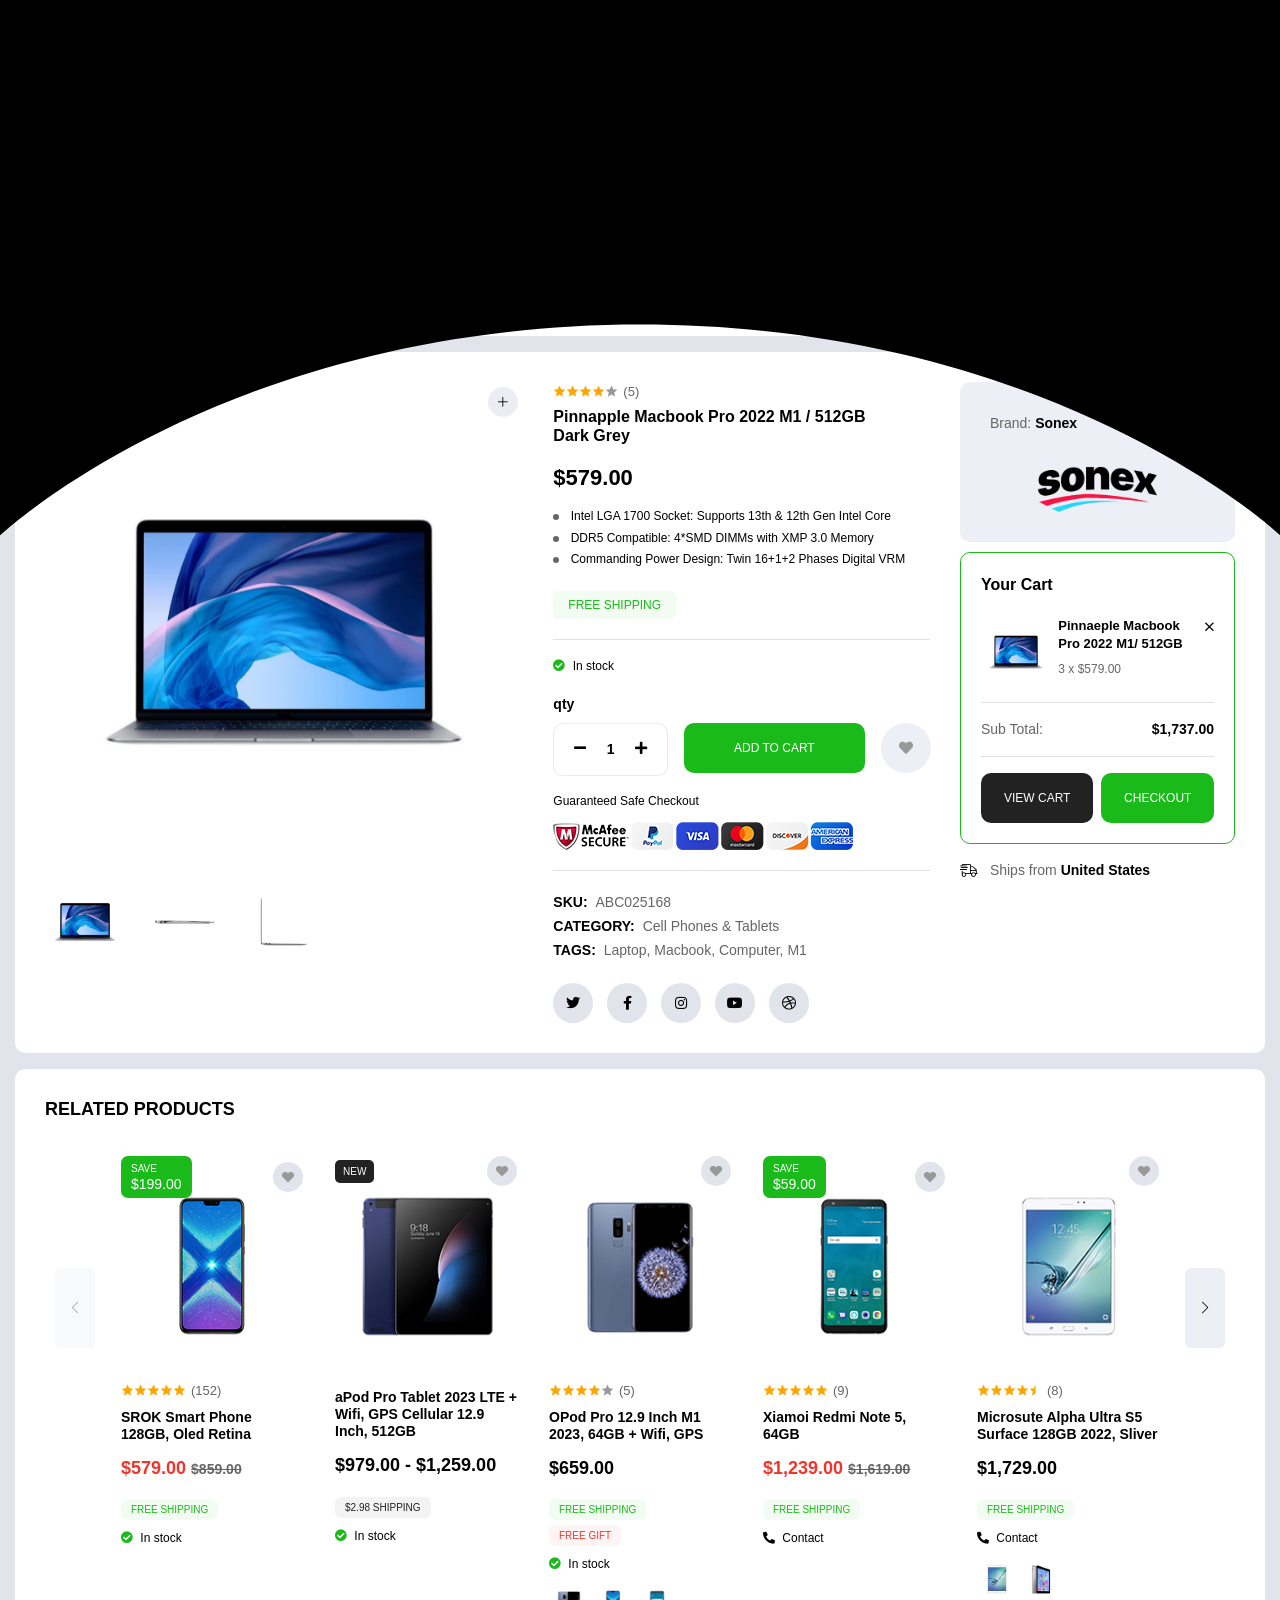
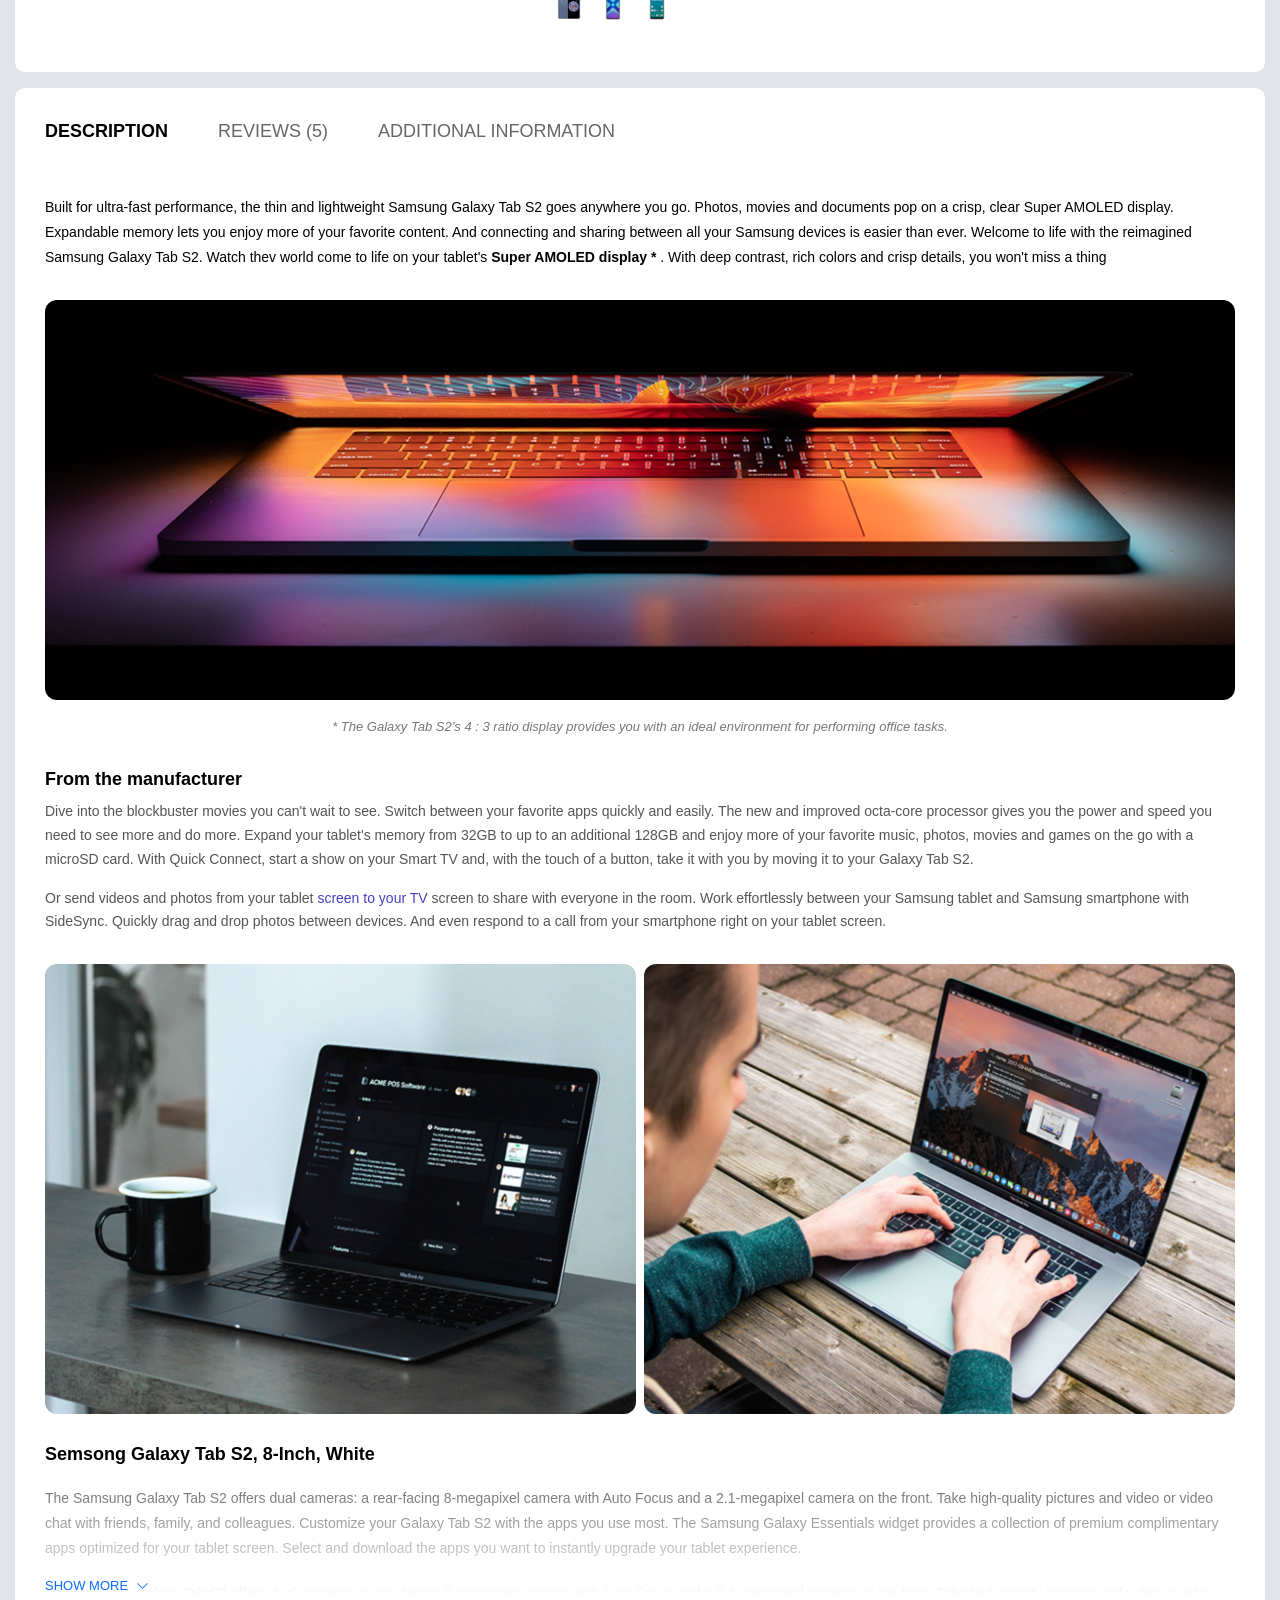
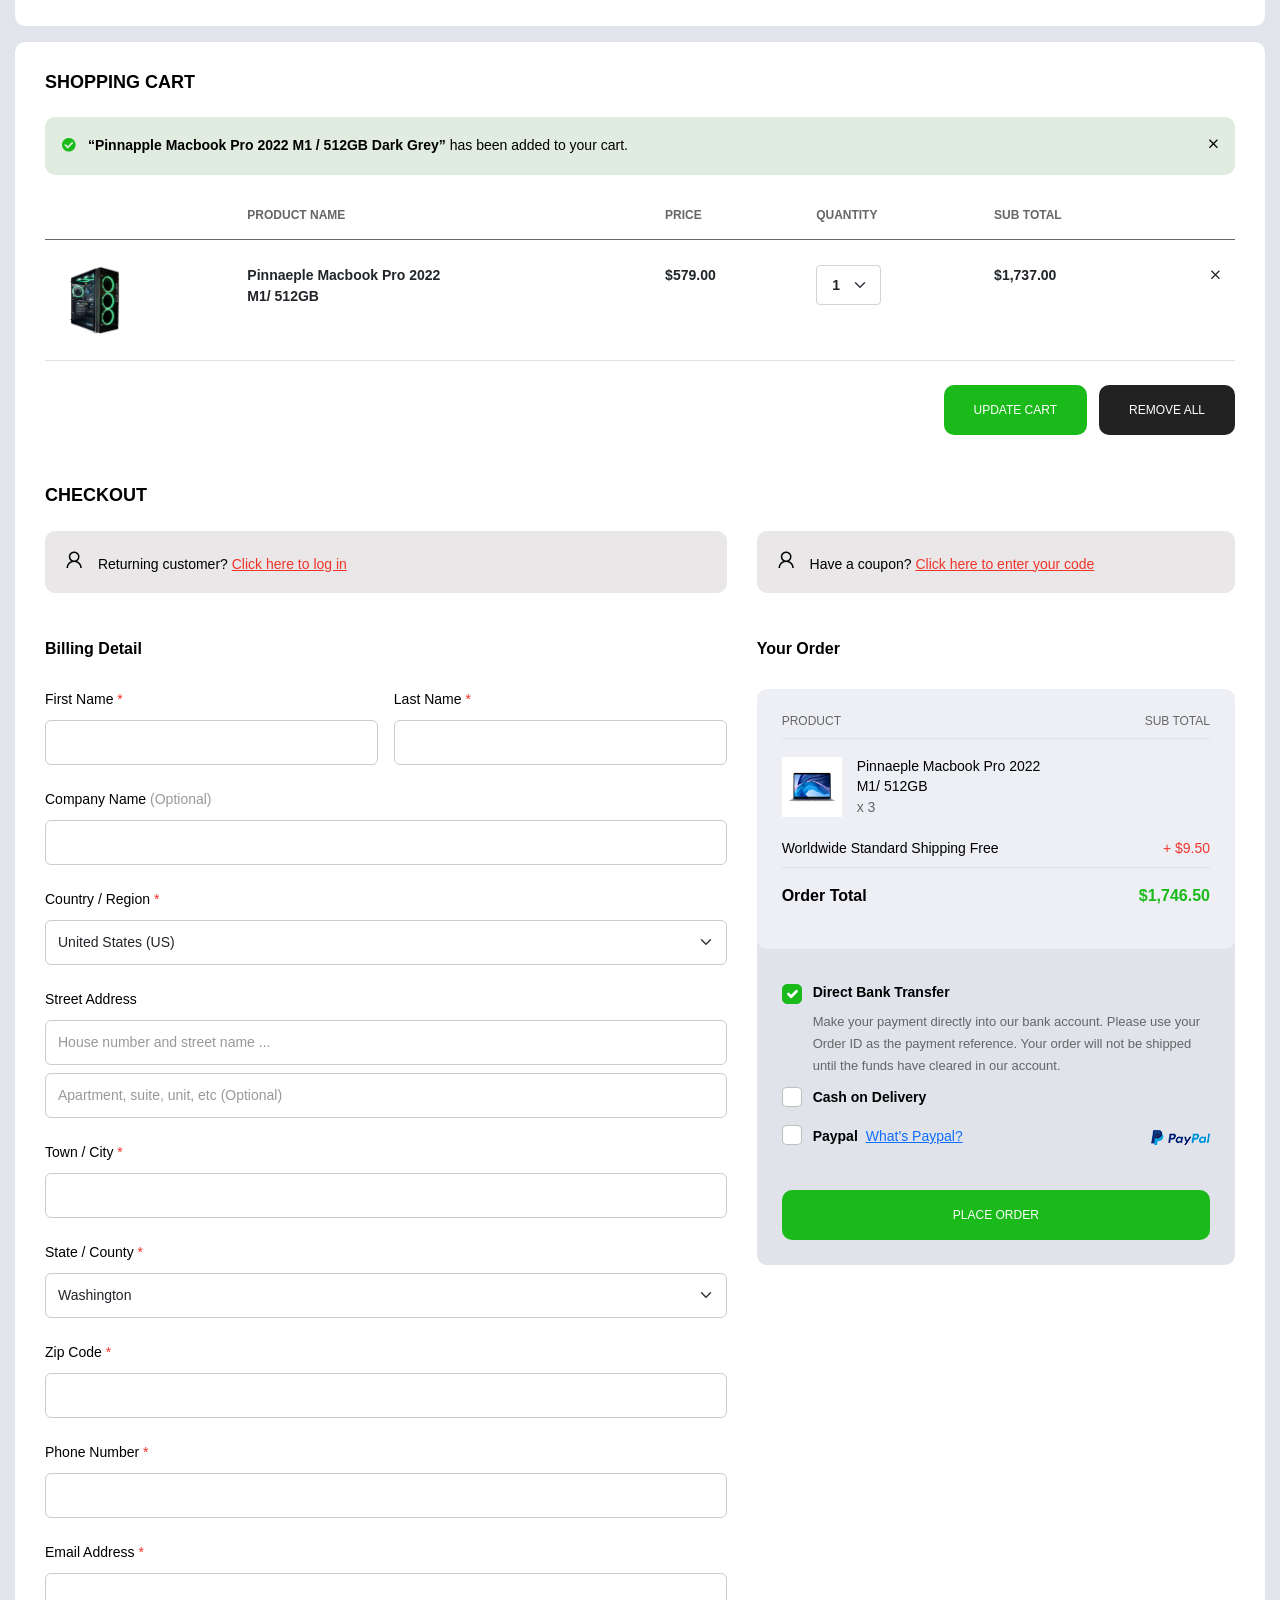
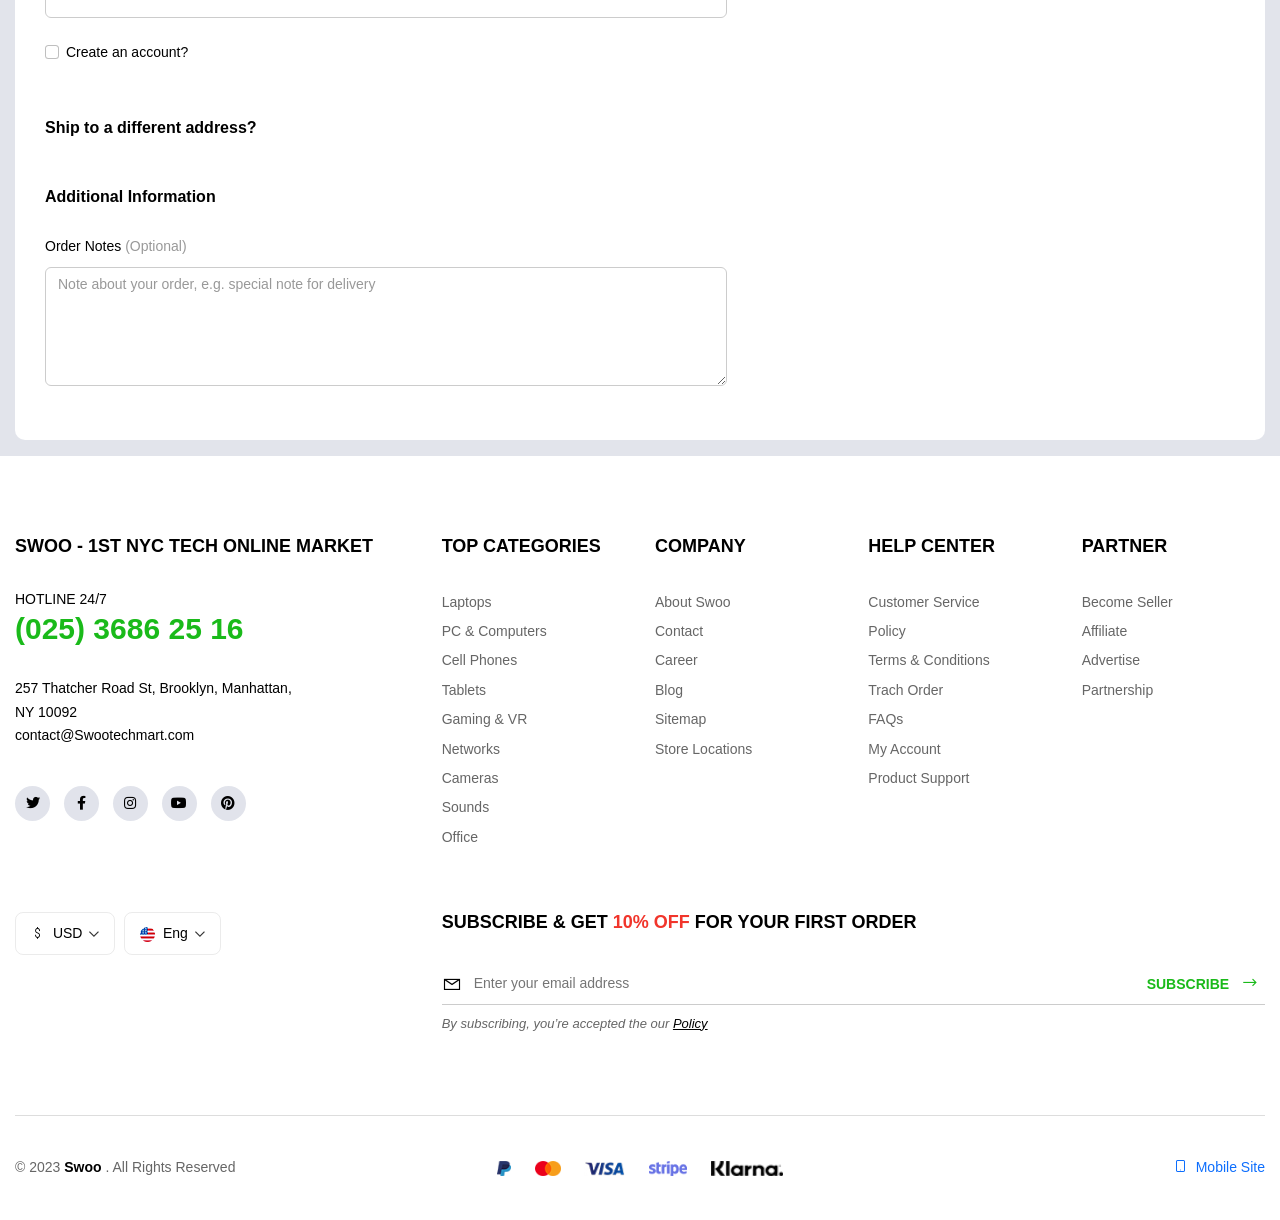
<file: swoo_html/inner_pages/single_product_pay.html>
<!DOCTYPE html>
<html lang="en">

<head>
    <!-- Metas -->
    <meta charset="utf-8">
    <meta http-equiv="X-UA-Compatible" content="IE=edge">
    <meta name="viewport" content="width=device-width, initial-scale=1, maximum-scale=1">
    <meta name="keywords" content="HTML5 Template swoo Multi-Purpose themeforest">
    <meta name="description" content="swoo - Multi-Purpose HTML5 Template">
    <meta name="author" content="">

    <!-- Title  -->
    <title>Swoo</title>

    <!-- Favicon -->
    <link rel="shortcut icon" href="../common/assets/img/fav2.png" title="Favicon" sizes="16x16">

    <!-- bootstrap 5 -->
    <link rel="stylesheet" href="../common/assets/css/lib/bootstrap.min.css">

    <!-- font family -->
    <link href="https://fonts.googleapis.com/css2?family=Plus+Jakarta+Sans:ital,wght@0,200;0,300;0,400;0,500;0,600;0,700;0,800;1,200;1,300;1,400;1,500;1,600;1,700;1,800&display=swap" rel="stylesheet">

    <!-- fontawesome icons  -->
    <link rel="stylesheet" href="../common/assets/css/lib/all.min.css">
    <!-- fontawesome icons  -->
    <link rel="stylesheet" href="../common/assets/css/lib/line-awesome.css">
    <!-- animate css  -->
    <link rel="stylesheet" href="../common/assets/css/lib/animate.css">
    <!-- fancybox popup  -->
    <link rel="stylesheet" href="../common/assets/css/lib/jquery.fancybox.css">
    <!-- lity popup  -->
    <link rel="stylesheet" href="../common/assets/css/lib/lity.css">
    <!-- swiper slider  -->
    <link rel="stylesheet" href="../common/assets/css/lib/swiper8.min.css">
    <!-- izi toast  -->
    <link rel="stylesheet" href="../common/assets/css/lib/iziToast.min.css">

    <!-- common style -->
    <link rel="stylesheet" href="../common/assets/css/common_style.css">

    <!-- home style -->
    <link rel="stylesheet" href="assets/css/inner_pages.css">
</head>

<body class="home-style3 sin-prod-pg-1">

    <!--  Start loader  -->
    <div class="loader-wrap">
        <svg viewBox="0 0 1000 1000" preserveAspectRatio="none">
            <path id="svg" d="M0,1005S175,995,500,995s500,5,500,5V0H0Z"></path>
        </svg>

        <div class="loader-wrap-heading">
            <div class="load-text">
                <span>L</span>
                <span>o</span>
                <span>a</span>
                <span>d</span>
                <span>i</span>
                <span>n</span>
                <span>g</span>
            </div>
        </div>
    </div>
    <!--  End loader  -->

    <div class="body-container">

        <div class="container container-llgg">

            <!--  Start navbar container  -->
            <div class="tc-navbar-container-style3">

                <div class="wh-box p-15 radius-4 bg-white mt-20">
                    <!--  Start top-navbar  -->
                    <div class="top-navbar-style3">
                        <div class="container">
                            <div class="row">
                                <div class="col-lg-6">
                                    <div class="hot-line">
                                        <small> <i class="las la-tty"></i> Hotline 24/7 </small>
                                        <a href="tel:(025)38862516" class="fw-bold"> (025) 3886 25 16 </a>
                                    </div>
                                </div>
                                <div class="col-lg-6 mt-4 mt-lg-0">
                                    <div class="top-nav-side justify-content-lg-end">
                                        <div class="side-links">
                                            <a href="#" class="me-lg-3"> Sell on Swoo </a>
                                            <a href="#" class="me-lg-4"> Order Tracki </a>
                                        </div>
                                        <ul class="links-ul">
                                            <li class="dropdown">
                                                <a class="dropdown-toggle" href="#" id="navbarDropdown" role="button" data-bs-toggle="dropdown" aria-expanded="false">
                                                    <i class="la la-dollar-sign me-1"></i> USD
                                                </a>
                                                <ul class="dropdown-menu" aria-labelledby="navbarDropdown">
                                                  <li><a class="dropdown-item" href="#">USD</a></li>
                                                  <li><a class="dropdown-item" href="#">USD</a></li>
                                                </ul>
                                            </li>
                                            <li class="dropdown">
                                                <a class="dropdown-toggle" href="#" id="navbarDropdown1" role="button" data-bs-toggle="dropdown" aria-expanded="false">
                                                    <img src="assets/img/eng.png" alt="" class="me-1 icon-15"> Eng
                                                </a>
                                                <ul class="dropdown-menu" aria-labelledby="navbarDropdown1">
                                                  <li><a class="dropdown-item" href="#">Arabic</a></li>
                                                </ul>
                                            </li>
                                        </ul>
                                    </div>
                                </div>
                            </div>
                        </div>
                    </div>
                    <!--  End top-navbar  -->

                    <!--  Start navbar  -->
                    <nav class="navbar navbar-expand-lg navbar-light tc-navbar-style3">
                        <div class="container">
                            <a class="navbar-brand" href="#">
                                <img src="assets/img/logo.png" alt="" class="logo">
                            </a>
                            <button class="navbar-toggler" type="button" data-bs-toggle="collapse" data-bs-target="#navbarSupportedContent" aria-controls="navbarSupportedContent" aria-expanded="false" aria-label="Toggle navigation">
                                <span class="navbar-toggler-icon"></span>
                            </button>
                            <div class="collapse navbar-collapse ms-lg-5" id="navbarSupportedContent">
                                <ul class="navbar-nav me-auto mb-2 mb-lg-0">
                                    <li class="dropdown">
                                        <a class="nav-link dropdown-toggle" href="#" id="navbarDropdown1" role="button" data-bs-toggle="dropdown"
                                            aria-expanded="false">
                                            Homes
                                        </a>
                                        <ul class="dropdown-menu" aria-labelledby="navbarDropdown1">
                                            <li><a class="dropdown-item" href="../home_baby/index.html">Home Baby</a></li>
                                            <li><a class="dropdown-item" href="../home_electronic/index.html">Home Electronic</a></li>
                                            <li><a class="dropdown-item" href="../home_lighting/index.html">Home Lighting</a></li>
                                            <li><a class="dropdown-item" href="../home_pets/index.html">Home Pets</a></li>
                                            <li><a class="dropdown-item" href="../home_tech/index.html">Home Tech</a></li>
                                        </ul>
                                    </li>
                                    <li class="dropdown">
                                        <a class="nav-link dropdown-toggle" href="#" id="navbarDropdown2" role="button" data-bs-toggle="dropdown"
                                            aria-expanded="false">
                                            Pages
                                        </a>
                                        <ul class="dropdown-menu" aria-labelledby="navbarDropdown2">
                                            <li><a class="dropdown-item" href="../inner_pages/about.html">About</a></li>
                                            <li><a class="dropdown-item" href="../inner_pages/contact.html">Contact</a></li>
                                            <li><a class="dropdown-item" href="../inner_pages/login.html">Login</a></li>
                                            <li><a class="dropdown-item" href="../inner_pages/profile.html">Profile</a></li>
                                            <li><a class="dropdown-item" href="../inner_pages/register.html">Register</a></li>
                                        </ul>
                                    </li> 
                                    <li class="dropdown">
                                        <a class="nav-link dropdown-toggle" href="#" id="navbarDropdown3" role="button" data-bs-toggle="dropdown"
                                            aria-expanded="false">
                                            Products
                                        </a>
                                        <ul class="dropdown-menu" aria-labelledby="navbarDropdown3">
                                            <li><a class="dropdown-item" href="../inner_pages/products.html">products</a></li>
                                            <li><a class="dropdown-item" href="../inner_pages/products_layout_2.html">products layout 2</a></li>
                                            <li><a class="dropdown-item" href="../inner_pages/cart.html">Cart</a></li>
                                            <li><a class="dropdown-item" href="../inner_pages/checkout.html">Checkout</a></li>
                                            <li><a class="dropdown-item" href="../inner_pages/single_product.html">Single Product</a></li>
                                            <li><a class="dropdown-item" href="../inner_pages/single_product_pay.html">Single Product Pay</a></li>
                                        </ul>
                                    </li>
                                    <li class="nav-item">
                                        <a class="nav-link" href="../inner_pages/contact.html">Contact</a>
                                    </li>
                                    <li class="nav-item d-block d-lg-none">
                                        <a class="nav-link" href="../inner_pages/login.html">login</a>
                                    </li>
                                    <li class="nav-item d-block d-lg-none">
                                        <a class="nav-link" href="../inner_pages/register.html">Register</a>
                                    </li>
                                </ul>
                            </div>
                            <div class="side-nav d-none d-lg-flex">
                                <div class="icons">
                                    <a href="#" class="icon-link"> <i class="las la-sync-alt"></i> </a>
                                    <a href="#" class="icon-link"> <i class="lar la-heart"></i> </a>
                                    <a href="#" class="icon-link"> <i class="las la-user"></i> </a>
                                </div>
                                <div class="text-item ms-3">
                                    <small class="fsz-11 color-666 text-uppercase d-block"> welcome </small>
                                    <a href="../inner_pages/login.html" class="fsz-14 text-uppercase fw-bold"> log in / Register </a>
                                </div>
                                <div class="icons ms-4">
                                    <a href="../inner_pages/cart.html" class="icon-link"> <i class="las la-shopping-bag"></i> <span class="num">5</span> </a>
                                </div>
                                <div class="text-item ms-3">
                                    <small class="fsz-11 color-666 text-uppercase d-block"> cart </small>
                                    <a href="../inner_pages/cart.html" class="fsz-14 text-uppercase fw-bold"> $1,689.00 </a>
                                </div>
                            </div>
                        </div>
                    </nav>
                    <!--  End navbar  -->
                </div>

                <!--  Start search nav  -->
                <div class="search-nav-style3">
                    <div class="container">
                        <div class="row align-items-center gx-0">
                            <div class="col-lg-5">
                                <div class="search-cat">
                                    <div class="input-group flex-nowrap">
                                        <select name="name" class="form-select">
                                            <option value=""> All Categories </option>
                                            <option value=""> Categories 1 </option>
                                            <option value=""> Categories 2 </option>
                                        </select>
                                        <input type="text" class="form-control" placeholder="Search anything...">
                                        <a href="#" class="search-btn"> <i class="fal fa-search"></i> </a>
                                    </div>
                                </div>
                            </div>
                            <div class="col-lg-7 d-none d-lg-block">
                                <div class="delivery-features ps-lg-5">
                                    <div class="row">
                                        <div class="col-lg-4">
                                            <a href="#" class="feat-link"> <i class="la la-shipping-fast fs-6 me-2"></i> <span> free shipping over $199 </span> </a>
                                        </div>
                                        <div class="col-lg-4">
                                            <a href="#" class="feat-link"> <i class="las la-redo-alt fs-6 me-2"></i> <span> 30 days money back </span> </a>
                                        </div>
                                        <div class="col-lg-4">
                                            <a href="#" class="feat-link"> <i class="las la-shield-alt fs-6 me-2"></i> <span> 100% secure payment </span> </a>
                                        </div>
                                    </div>
                                </div>
                            </div>
                        </div>
                    </div>
                </div>
                <!--  End search nav  -->

            </div>
            <!--  End navbar container  -->


            <!--Contents-->
            <main>

                <!--  Start breadcrumb  -->
                <section class="tc-breadcrumb-style6 p-30 radius-4 bg-white mt-3 wow fadeInUp">
                    <nav aria-label="breadcrumb">
                        <ol class="breadcrumb fw-bold mb-0">
                          <li class="breadcrumb-item color-999"><a href="#">Home</a></li>
                          <li class="breadcrumb-item color-999"><a href="#">Shop</a></li>
                          <li class="breadcrumb-item color-999"><a href="#">Top Cell Phones & Tablets</a></li>
                          <li class="breadcrumb-item active color-000" aria-current="page">Pinnapple Macbook Pro 2022 M1 / 512GB, Dark Grey</li>
                        </ol>
                      </nav>
                </section>
                <!--  End breadcrumb  -->


                <!--  Start main details  -->
                <section class="product-main-details p-30 radius-4 bg-white mt-3 wow fadeInUp">
                    <div class="row">
                        <div class="col-lg-5">
                            <div class="img-slider">
                                <div class="top-title">
                                    <small class="fsz-10 py-1 px-2 radius-2 bg-222 text-white text-uppercase"> new </small>
                                    <div class="icons">
                                        <span class="icon icon-plus"> <i class="la la-plus"></i> </span>
                                        <div class="collapse-icons">
                                            <span class="icon icon-plus"> <i class="la la-eye"></i> </span>
                                            <!-- <span class="icon icon-plus"> <i class="la la-sync"></i> </span> -->
                                            <span class="icon icon-plus"> <i class="la la-shopping-cart"></i> </span>
                                            <span class="icon icon-plus fav-btn"> <i class="las la-heart"></i> </span>
                                        </div>
                                    </div>
                                </div>
                                <div class="swiper-container gallery-top">
                                    <div class="swiper-wrapper">
                                        <div class="swiper-slide">
                                            <div class="img th-500">
                                                <img src="assets/img/sin_product/prod8.jpg" alt="">
                                            </div>
                                        </div>
                                        <div class="swiper-slide">
                                            <div class="img th-500">
                                                <img src="assets/img/sin_product/prod9.jpg" alt="">
                                            </div>
                                        </div>
                                        <div class="swiper-slide">
                                            <div class="img th-500">
                                                <img src="assets/img/sin_product/prod10.jpg" alt="">
                                            </div>
                                        </div>
                                    </div>
                                </div>
                                <div class="swiper-container gallery-thumbs">
                                    <div class="swiper-wrapper">
                                        <div class="swiper-slide">
                                            <div class="img">
                                                <img src="assets/img/sin_product/prod8.jpg" alt="">
                                            </div>
                                        </div>
                                        <div class="swiper-slide">
                                            <div class="img">
                                                <img src="assets/img/sin_product/prod9.jpg" alt="">
                                            </div>
                                        </div>
                                        <div class="swiper-slide">
                                            <div class="img">
                                                <img src="assets/img/sin_product/prod10.jpg" alt="">
                                            </div>
                                        </div>
                                    </div>
                                </div>
                            </div>
                        </div>
                        <div class="col-lg-4">
                            <div class="info">
                                <div class="rating">
                                    <div class="stars">
                                        <i class="la la-star"></i>
                                        <i class="la la-star"></i>
                                        <i class="la la-star"></i>
                                        <i class="la la-star"></i>
                                        <i class="la la-star color-999"></i>
                                    </div>
                                    <span class="num"> (5) </span>
                                </div>
                                <h4 class="product_title"> 
                                    <a href="#"> Pinnapple Macbook Pro 2022 M1 / 512GB <br> Dark Grey  </a>   
                                </h4>
                                <div class="price mt-20">
                                    <h3 class="fsz-22 fw-600"> $579.00 </h3>
                                </div>
                                <ul class="fsz-12 mt-15 lh-5">
                                    <li> <span class="icon-6 bg-666 rounded-circle me-2"></span> Intel LGA 1700 Socket: Supports 13th & 12th Gen Intel Core </li>
                                    <li> <span class="icon-6 bg-666 rounded-circle me-2"></span> DDR5 Compatible: 4*SMD DIMMs with XMP 3.0 Memory </li>
                                    <li> <span class="icon-6 bg-666 rounded-circle me-2"></span> Commanding Power Design: Twin 16+1+2 Phases Digital VRM </li>
                                </ul>
                                <div class="meta pb-20 border-bottom">
                                    <a href="#" class="meta-item color-green2"> free shipping <span class="bg bg-green2"></span> </a>
                                </div>
                                <p class="fsz-12 mt-3"> <i class="fas fa-check-circle color-green2 me-1"></i> In stock </p>
                                <div class="qyt-wrapper mt-20">
                                    <h6 class="fsz-14 fw-bold"> qty </h6>
                                    <div class="qyt-content mt-10">
                                        <div class="row gx-3">
                                            <div class="col-4">
                                                <div class="add-more mt-0">
                                                    <span class="qt-minus"><i class="fas fa-minus"></i></span>
                                                    <input type="text" class="qt border-0" value="1">
                                                    <span class="qt-plus"><i class="fas fa-plus"></i></span>
                                                </div>
                                            </div>
                                            <div class="col-6">
                                                <a href="#" class="butn bg-green2 text-white radius-4 fw-500 fsz-12 text-uppercase text-center mt-0 w-100 py-3"> <span> Add To Cart </span> </a>
                                            </div>
                                            <div class="col-2">
                                                <a href="#0" class="fav-btn">
                                                    <i class="fas fa-heart"></i>
                                                </a>
                                            </div>
                                        </div>
                                    </div>
                                </div>
                                <small class="fsz-12 color-000 mb-2 mt-3"> Guaranteed Safe Checkout </small>
                                <div class="pay-logos mt-1 pb-20 mb-20 border-bottom">
                                    <img src="assets/img/pay.png" alt="" class="">
                                </div>
                                <p class="color-666"> <strong class="color-000 text-uppercase me-1"> SKU: </strong> <span> ABC025168 </span> </p>
                                <p class="color-666"> <strong class="color-000 text-uppercase me-1"> Category: </strong> <span> Cell Phones & Tablets </span> </p>
                                <p class="color-666"> <strong class="color-000 text-uppercase me-1"> Tags: </strong> <span> Laptop, Macbook, Computer, M1 </span> </p>
                                <div class="social-icons mt-20">
                                    <a href="#"> <i class="fab fa-twitter"></i> </a>
                                    <a href="#"> <i class="fab fa-facebook-f"></i> </a>
                                    <a href="#"> <i class="fab fa-instagram"></i> </a>
                                    <a href="#"> <i class="fab fa-youtube"></i> </a>
                                    <a href="#"> <i class="fab fa-dribbble"></i> </a>
                                </div>
                            </div>
                        </div>
                        <div class="col-lg-3">
                            <div class="payment-side mt-5 mt-lg-0">
                                <div class="payment-card">
                                    <p class="color-666"> Brand: <strong class="color-000"> Sonex </strong> </p>
                                    <div class="brand text-center mt-30 px-5">
                                        <img src="assets/img/brands/brand6.png" alt="" class="">
                                    </div>
                                </div>
                                <div class="cart-card">
                                    <strong class="fsz-16 d-block mb-20"> Your Cart </strong>
                                    <div class="prods border-bottom">
                                        <div class="prod-card">
                                            <div class="img">
                                                <img src="assets/img/products/prod37.png" alt="">
                                            </div>
                                            <div class="inf">
                                                <p class="fsz-13 fw-bold lh-3 mb-1"> Pinnaeple Macbook <br> Pro 2022 M1/ 512GB </p>
                                                <small class="fsz-12 color-666"> 3 x $579.00 </small>
                                            </div>
                                            <a href="#0" class="cls-btn"> <i class="fal fa-times"></i> </a>
                                        </div>
                                    </div>
                                    <div class="sub-total color-666 d-flex justify-content-between py-3 border-bottom"> <span> Sub Total: </span> <strong class="color-000"> $1,737.00 </strong> </div>
                                    <div class="btns pt-3">
                                        <div class="row gx-2">
                                            <div class="col-lg-6">
                                                <a href="#" class="butn bg-222 text-white radius-4 fw-500 fsz-12 text-uppercase text-center mt-3 mt-lg-0 py-3 px-3 w-100"> <span> view cart </span> </a>
                                            </div>
                                            <div class="col-lg-6">
                                                <a href="#" class="butn bg-green2 text-white radius-4 fw-500 fsz-12 text-uppercase text-center mt-3 mt-lg-0 py-3 px-3 w-100"> <span> checkout </span> </a>
                                            </div>
                                        </div>
                                    </div>
                                </div>
                                <p class="color-000 mt-15"> <i class="fal fa-shipping-fast me-2"></i> <span class="color-666"> Ships from </span> <strong> United States </strong> </p>
                            </div>
                        </div>
                    </div>
                </section>
                <!--  End main details  -->


                <!--  Start related  -->
                <section class="related-products p-30 radius-4 bg-white mt-3 wow fadeInUp mb-3">
                    <h6 class="fsz-18 fw-bold text-uppercase"> related products </h6>
                    <div class="products-content">
                        <div class="products-slider">
                            <div class="swiper-wrapper">
                                <div class="swiper-slide">
                                    <div class="product-card">
                                        <div class="top-inf">
                                            <div class="dis-card">
                                                <small class="fsz-10 d-block text-uppercase"> save </small>
                                                <h6 class="fsz-14"> $199.00 </h6>
                                            </div>
                                            <a href="#0" class="fav-btn"> <i class="las la-heart"></i> </a>
                                        </div>
                                        <a href="#0" class="img">
                                            <img src="assets/img/products/prod26.png" alt="" class="img-contain main-image">
                                        </a>
                                        <div class="info">
                                            <div class="rating">
                                                <div class="stars">
                                                    <i class="la la-star"></i>
                                                    <i class="la la-star"></i>
                                                    <i class="la la-star"></i>
                                                    <i class="la la-star"></i>
                                                    <i class="la la-star"></i>
                                                </div>
                                                <span class="num"> (152) </span>
                                            </div>
                                            <h6> <a href="#" class="prod-title fsz-14 fw-bold mt-2 hover-green2"> SROK Smart Phone 128GB, Oled Retina </a> </h6>
                                            <div class="price mt-15">
                                                <h5 class="fsz-18 color-red1 fw-600"> $579.00 <span class="old fsz-14 color-666 text-decoration-line-through"> $859.00 </span> </h5>
                                            </div>
                                            <div class="meta">
                                                <a href="#" class="meta-item color-green2"> free shipping <span class="bg bg-green2"></span> </a>
                                            </div>
                                            <p class="fsz-12 mt-2"> <i class="fas fa-check-circle color-green2 me-1"></i> In stock </p>
                                        </div>
                                    </div>
                                </div>
                                <div class="swiper-slide">
                                    <div class="product-card">
                                        <div class="top-inf">
                                            <small class="fsz-10 py-1 px-2 radius-2 bg-222 text-white text-uppercase"> new </small>
                                            <a href="#0" class="fav-btn"> <i class="las la-heart"></i> </a>
                                        </div>
                                        <a href="#0" class="img">
                                            <img src="assets/img/products/prod27.png" alt="" class="img-contain main-image">
                                        </a>
                                        <div class="info">
                                            <h6> <a href="#" class="prod-title fsz-14 fw-bold mt-2 hover-green2"> aPod Pro Tablet 2023  LTE + Wifi, GPS Cellular 12.9 Inch, 512GB </a> </h6>
                                            <div class="price mt-15">
                                                <h5 class="fsz-18 fw-600"> $979.00 - $1,259.00 </h5>
                                            </div>
                                            <div class="meta">
                                                <a href="#" class="meta-item color-222"> $2.98 Shipping <span class="bg bg-222"></span> </a>
                                            </div>
                                            <p class="fsz-12 mt-2"> <i class="fas fa-check-circle color-green2 me-1"></i> In stock </p>
                                        </div>
                                    </div>
                                </div>
                                <div class="swiper-slide">
                                    <div class="product-card">
                                        <div class="top-inf">
                                            <a href="#0" class="fav-btn"> <i class="las la-heart"></i> </a>
                                        </div>
                                        <a href="#0" class="img">
                                            <img src="assets/img/products/prod28.png" alt="" class="img-contain main-image">
                                        </a>
                                        <div class="info">
                                            <div class="rating">
                                                <div class="stars">
                                                    <i class="la la-star"></i>
                                                    <i class="la la-star"></i>
                                                    <i class="la la-star"></i>
                                                    <i class="la la-star"></i>
                                                    <i class="la la-star color-999"></i>
                                                </div>
                                                <span class="num"> (5) </span>
                                            </div>
                                            <h6> <a href="#" class="prod-title fsz-14 fw-bold mt-2 hover-green2"> OPod Pro 12.9 Inch M1 2023, 64GB + Wifi, GPS </a> </h6>
                                            <div class="price mt-15">
                                                <h5 class="fsz-18 fw-600"> $659.00 </h5>
                                            </div>
                                            <div class="meta">
                                                <a href="#" class="meta-item color-green2"> free shipping <span class="bg bg-green2"></span> </a>
                                                <a href="#" class="meta-item color-red1"> free gift <span class="bg bg-red1"></span> </a>
                                            </div>
                                            <p class="fsz-12 mt-2"> <i class="fas fa-check-circle color-green2 me-1"></i> In stock </p>
                                            <div class="thumbnail-imgs mt-10">
                                                <span class="color-img icon-40">
                                                    <img src="assets/img/products/prod28.png" alt="" class="thumbnail">
                                                </span>
                                                <span class="color-img icon-40">
                                                    <img src="assets/img/products/prod26.png" alt="" class="thumbnail">
                                                </span>
                                                <span class="color-img icon-40">
                                                    <img src="assets/img/products/prod29.png" alt="" class="thumbnail">
                                                </span>
                                            </div>
                                        </div>
                                    </div>
                                </div>
                                <div class="swiper-slide">
                                    <div class="product-card">
                                        <div class="top-inf">
                                            <div class="dis-card">
                                                <small class="fsz-10 d-block text-uppercase"> save </small>
                                                <h6 class="fsz-14"> $59.00 </h6>
                                            </div>
                                            <a href="#0" class="fav-btn"> <i class="las la-heart"></i> </a>
                                        </div>
                                        <a href="#0" class="img">
                                            <img src="assets/img/products/prod29.png" alt="" class="img-contain main-image">
                                        </a>
                                        <div class="info">
                                            <div class="rating">
                                                <div class="stars">
                                                    <i class="la la-star"></i>
                                                    <i class="la la-star"></i>
                                                    <i class="la la-star"></i>
                                                    <i class="la la-star"></i>
                                                    <i class="la la-star"></i>
                                                </div>
                                                <span class="num"> (9) </span>
                                            </div>
                                            <h6> <a href="#" class="prod-title fsz-14 fw-bold mt-2 hover-green2"> Xiamoi Redmi Note 5, 64GB </a> </h6>
                                            <div class="price mt-15">
                                                <h5 class="fsz-18 color-red1 fw-600"> $1,239.00 <span class="old fsz-14 color-666 text-decoration-line-through"> $1,619.00 </span> </h5>
                                            </div>
                                            <div class="meta">
                                                <a href="#" class="meta-item color-green2"> free shipping <span class="bg bg-green2"></span> </a>
                                            </div>
                                            <p class="fsz-12 mt-2"> <i class="fas fa-phone-alt me-1"></i> <a href="#"> Contact </a> </p>
                                        </div>
                                    </div>
                                </div>
                                <div class="swiper-slide">
                                    <div class="product-card">
                                        <div class="top-inf">
                                            <a href="#0" class="fav-btn"> <i class="las la-heart"></i> </a>
                                        </div>
                                        <a href="#0" class="img">
                                            <img src="assets/img/products/prod30.png" alt="" class="img-contain main-image">
                                        </a>
                                        <div class="info">
                                            <div class="rating">
                                                <div class="stars">
                                                    <i class="la la-star"></i>
                                                    <i class="la la-star"></i>
                                                    <i class="la la-star"></i>
                                                    <i class="la la-star"></i>
                                                    <i class="la la-star-half"></i>
                                                </div>
                                                <span class="num"> (8) </span>
                                            </div>
                                            <h6> <a href="#" class="prod-title fsz-14 fw-bold mt-2 hover-green2"> Microsute Alpha Ultra S5 Surface 128GB 2022, Sliver </a> </h6>
                                            <div class="price mt-15">
                                                <h5 class="fsz-18 fw-600"> $1,729.00 </h5>
                                            </div>
                                            <div class="meta">
                                                <a href="#" class="meta-item color-green2"> free shipping <span class="bg bg-green2"></span> </a>
                                            </div>
                                            <p class="fsz-12 mt-2"> <i class="fas fa-phone-alt me-1"></i> <a href="#"> Contact </a> </p>
                                            <div class="thumbnail-imgs mt-10">
                                                <span class="color-img icon-40">
                                                    <img src="assets/img/products/prod30.png" alt="" class="thumbnail">
                                                </span>
                                                <span class="color-img icon-40">
                                                    <img src="assets/img/products/prod10.png" alt="" class="thumbnail">
                                                </span>
                                            </div>
                                        </div>
                                    </div>
                                </div>
                                <div class="swiper-slide">
                                    <div class="product-card">
                                        <div class="top-inf">
                                            <small class="fsz-10 py-1 px-2 radius-2 bg-222 text-white text-uppercase"> new </small>
                                            <a href="#0" class="fav-btn"> <i class="las la-heart"></i> </a>
                                        </div>
                                        <a href="#0" class="img">
                                            <img src="assets/img/products/prod27.png" alt="" class="img-contain main-image">
                                        </a>
                                        <div class="info">
                                            <h6> <a href="#" class="prod-title fsz-14 fw-bold mt-2 hover-green2"> aPod Pro Tablet 2023  LTE + Wifi, GPS Cellular 12.9 Inch, 512GB </a> </h6>
                                            <div class="price mt-15">
                                                <h5 class="fsz-18 fw-600"> $979.00 - $1,259.00 </h5>
                                            </div>
                                            <div class="meta">
                                                <a href="#" class="meta-item color-222"> $2.98 Shipping <span class="bg bg-222"></span> </a>
                                            </div>
                                            <p class="fsz-12 mt-2"> <i class="fas fa-check-circle color-green2 me-1"></i> In stock </p>
                                        </div>
                                    </div>
                                </div>
                            </div>
                        </div>
                        <div class="swiper-button-next"></div>
                        <div class="swiper-button-prev"></div>
                    </div>
                </section>
                <!--  End related  -->


                <!--  Start details  -->
                <section class="product-text-details p-30 radius-4 bg-white mt-3 wow fadeInUp">
                    <ul class="nav nav-pills mb-50" id="pills-tab" role="tablist">
                        <li class="nav-item" role="presentation">
                            <button class="nav-link active" id="pills-tab1-tab" data-bs-toggle="pill" data-bs-target="#pills-tab1">description</button>
                        </li>
                        <li class="nav-item" role="presentation">
                            <button class="nav-link" id="pills-tab3-tab" data-bs-toggle="pill" data-bs-target="#pills-tab3">reviews (5)</button>
                        </li>
                        <li class="nav-item" role="presentation">
                            <button class="nav-link" id="pills-tab4-tab" data-bs-toggle="pill" data-bs-target="#pills-tab4">additional information</button>
                        </li>
                    </ul>
                    <div class="tab-content" id="pills-tabContent">
                        <div class="tab-pane fade show active" id="pills-tab1">
                            <div class="tab-description">
                                <div class="text mb-30">
                                    Built for ultra-fast performance, the thin and lightweight Samsung Galaxy Tab S2 goes anywhere you go. Photos, movies and documents pop on a crisp, clear Super AMOLED display. Expandable memory lets you enjoy more of your favorite content. And connecting and sharing between all your Samsung devices is easier than ever. Welcome to life with the reimagined Samsung Galaxy Tab S2. Watch thev world come to life on your tablet's <strong> Super AMOLED display * </strong> . With deep contrast, rich colors and crisp details, you won't miss a thing
                                </div>
                                <div class="img th-400">
                                    <img src="assets/img/det4.png" alt="" class="img-cover radius-5">
                                </div>
                                <p class="fsz-13 fst-italic text-center color-777 mt-3"> * The Galaxy Tab S2’s 4 : 3 ratio display provides you with an ideal environment for performing office tasks.  </p>
                                <h6 class="fsz-18 fw-bold mt-30"> From the manufacturer </h6>
                                <p class="color-555 mt-10">  
                                    Dive into the blockbuster movies you can't wait to see. Switch between your favorite apps quickly and easily. The new and improved octa-core processor gives you the power and speed  you need to see more and do more. Expand your tablet's memory from 32GB to up to an additional 128GB and enjoy more of your favorite music, photos, movies and games on the go with  a microSD card. With Quick Connect, start a show on your Smart TV and, with the touch of a button, take it with you by moving it to your Galaxy Tab S2. 
                                </p>
                                <p class="color-555 mt-15"> 
                                    Or send videos and photos from your tablet <a href="#" class="color-blue1"> screen to your TV </a> screen to share with everyone in the room. Work effortlessly between your Samsung tablet and Samsung smartphone  with SideSync. Quickly drag and drop photos between devices. And even respond to a call from your smartphone right on your tablet screen. 
                                </p>
                                <div class="imgs">
                                    <div class="row gx-2">
                                        <div class="col-lg-6">
                                            <div class="img th-450 mt-30">
                                                <img src="assets/img/det5.png" alt="" class="img-cover radius-5">
                                            </div>
                                        </div>
                                        <div class="col-lg-6">
                                            <div class="img th-450 mt-30">
                                                <img src="assets/img/det6.png" alt="" class="img-cover radius-5">
                                            </div>
                                        </div>
                                    </div>
                                </div>
                                <h6 class="fsz-18 fw-bold mt-30"> Semsong Galaxy Tab S2, 8-Inch, White </h6>
                                <div class="more-text">
                                    <div class="text fsz-14 mt-20">
                                        The Samsung Galaxy Tab S2 offers dual cameras: a rear-facing 8-megapixel camera with Auto Focus and a 2.1-megapixel camera on the front. Take high-quality pictures and video or video  chat with friends, family, and colleagues. Customize your Galaxy Tab S2 with the apps you use most. The Samsung Galaxy Essentials widget provides a collection of premium  complimentary apps optimized for your tablet screen. Select and download the apps you want to instantly upgrade your tablet experience.
                                    </div>
                                    <div class="text fsz-14 mt-20">
                                        The Samsung Galaxy Tab S2 offers dual cameras: a rear-facing 8-megapixel camera with Auto Focus and a 2.1-megapixel camera on the front. Take high-quality pictures and video or video  chat with friends, family, and colleagues. Customize your Galaxy Tab S2 with the apps you use most. The Samsung Galaxy Essentials widget provides a collection of premium  complimentary apps optimized for your tablet screen. Select and download the apps you want to instantly upgrade your tablet experience.
                                    </div>
                                    <div class="text fsz-14 mt-20">
                                        The Samsung Galaxy Tab S2 offers dual cameras: a rear-facing 8-megapixel camera with Auto Focus and a 2.1-megapixel camera on the front. Take high-quality pictures and video or video  chat with friends, family, and colleagues. Customize your Galaxy Tab S2 with the apps you use most. The Samsung Galaxy Essentials widget provides a collection of premium  complimentary apps optimized for your tablet screen. Select and download the apps you want to instantly upgrade your tablet experience.
                                    </div>
                                    <div class="text fsz-14 mt-20">
                                        The Samsung Galaxy Tab S2 offers dual cameras: a rear-facing 8-megapixel camera with Auto Focus and a 2.1-megapixel camera on the front. Take high-quality pictures and video or video  chat with friends, family, and colleagues. Customize your Galaxy Tab S2 with the apps you use most. The Samsung Galaxy Essentials widget provides a collection of premium  complimentary apps optimized for your tablet screen. Select and download the apps you want to instantly upgrade your tablet experience.
                                    </div>
                                    <div class="overlay"></div>
                                    <a href="#0" class="more-btn text-primary text-uppercase fsz-13"> show more <i class="la la-angle-down ms-1"></i> </a>
                                </div>
                            </div>
                        </div>
                        <div class="tab-pane fade" id="pills-tab3">
                            <div class="product-reviews p-4 radius-5 bg-light">
                                <div class="row gx-5">
                                    <div class="col-lg-7">
                                        <div class="reviews-content pt-30">
                                            <h5 class="color-000 mb-40 text-capitalize"> 02 reviews </h5>
                                            <div class="comment-replay-cont py-5 px-4 mb-20 bg-white radius-5">
                                                <div class="d-flex comment-cont">
                                                    <div class="icon-60 rounded-circle overflow-hidden me-3 flex-shrink-0">
                                                        <img src="assets/img/team/2.jpeg" alt="" class="img-cover">
                                                    </div>
                                                    <div class="inf">
                                                        <div class="title d-flex justify-content-between">
                                                            <h6 class="fw-bold">Robert Downey Jr</h6>
                                                            <div class="time  text-uppercase d-inline-block">
                                                                <div class="rate">
                                                                    <div class="stars">
                                                                        <i class="fas fa-star active"></i>
                                                                        <i class="fas fa-star active"></i>
                                                                        <i class="fas fa-star active"></i>
                                                                        <i class="fas fa-star active"></i>
                                                                        <i class="fas fa-star"></i>
                                                                    </div>
                                                                </div>
                                                            </div>
                                                        </div>
                                                        <div class="text color-000  mt-10">
                                                            Lorem ipsum dolor sit amet, consectetur adipisicing elit, sed do eiusmod tempor incididunt ut labore et dolore magna aliqua. Atume nusaate staman utra phone limo sumeria                                            
                                                        </div>
                                                    </div>
                                                </div>
                                            </div>
                                            <div class="comment-replay-cont py-5 px-4 mb-20 bg-white radius-5">
                                                <div class="d-flex comment-cont">
                                                    <div class="icon-60 rounded-circle overflow-hidden me-3 flex-shrink-0">
                                                        <img src="assets/img/team/4.jpeg" alt="" class="img-cover">
                                                    </div>
                                                    <div class="inf">
                                                        <div class="title d-flex justify-content-between">
                                                            <h6 class="fw-bold">Ben Chiwell</h6>
                                                            <div class="time  text-uppercase">
                                                                <div class="rate">
                                                                    <div class="stars">
                                                                        <i class="fas fa-star active"></i>
                                                                        <i class="fas fa-star active"></i>
                                                                        <i class="fas fa-star active"></i>
                                                                        <i class="fas fa-star active"></i>
                                                                        <i class="fas fa-star"></i>
                                                                    </div>
                                                                </div>
                                                            </div>
                                                        </div>
                                                        <div class="text color-000  mt-10">
                                                            Lorem ipsum dolor sit amet, consectetur adipisicing elit, sed do eiusmod tempor incididunt ut labore et dolore magna aliqua. Atume nusaate staman utra phone limo sumeria                                            
                                                        </div>
                                                    </div>
                                                </div>
                                            </div>
                                        </div>
                                    </div>
                                    <div class="col-lg-5">
                                        <form class="comment-form d-block pt-30">
                                            <h5 class="color-000 mb-40 text-capitalize"> Add a review </h5>
                                            <div class="row">
                                                <div class="col-lg-12">
                                                    <label class="text-uppercase mb-1">
                                                        your rating
                                                    </label>
                                                    <div class="rate-stars">
                                                        <input type="radio" name="star" value="5">
                                                        <input type="radio" name="star" value="4">
                                                        <input type="radio" name="star" value="3">
                                                        <input type="radio" name="star" value="2">
                                                        <input type="radio" name="star" value="1">
                                                    </div>
                                                </div>
                                                <div class="col-lg-12">
                                                    <div class="form-group mb-30">
                                                        <textarea class="form-control" rows="6" placeholder="Write your comment here"></textarea>
                                                    </div>
                                                </div>
                                                <div class="col-lg-6">
                                                    <div class="form-group mb-4 mb-lg-0">
                                                        <input type="text" class="form-control" placeholder="Your Name *">
                                                    </div>
                                                </div>
                                                <div class="col-lg-6">
                                                    <div class="form-group">
                                                        <input type="text" class="form-control" placeholder="Your Email *">
                                                    </div>
                                                </div>
                                                <div class="col-lg-12">
                                                    <div class="form-check mt-20">
                                                        <input class="form-check-input" type="checkbox" value="" id="flexCheckDefault">
                                                        <label class="form-check-label " for="flexCheckDefault">
                                                            Save my name & email in this browser for next time I comment
                                                        </label>
                                                      </div>
                                                </div>
                                                <div class="col-12">
                                                    <a href="#" class="butn bg-green2 text-white radius-4 fw-500 fsz-12 text-uppercase text-center mt-30 w-100 py-3"> <span> Submit Comment </span> </a>
                                                </div>
                                            </div>
                                            
                                        </form>
                                    </div>
                                </div>
                            </div>
                        </div>
                        <div class="tab-pane fade" id="pills-tab4">
                            <div class="row justify-content-center">
                                <div class="col-lg-7">
                                    <div class="additional-info">
                                        <ul>
                                            <li>
                                                <strong>Weight</strong>
                                                <span> 0.6 kg </span>
                                            </li>
                                            <li>
                                                <strong>Dimensions</strong>
                                                <span> 40 × 30 × 30 cm </span>
                                            </li>
                                            <li>
                                                <strong>Color</strong>
                                                <span> White, Black, Red </span>
                                            </li>
                                            <li>
                                                <strong>Year</strong>
                                                <span> 2021 </span>
                                            </li>
                                            <li>
                                                <strong>Style</strong>
                                                <span> Classic, Modern </span>
                                            </li>
                                        </ul>
                                    </div>
                                </div>
                            </div>
                        </div>
                    </div>
                </section>
                <!--  End details  -->


                <!-- Start shopping-cart  -->
                <section class="shopping-cart p-30 radius-4 bg-white mt-3 wow fadeInUp mb-3">
                    <h6 class="fsz-18 fw-bold text-uppercase mb-4"> shopping Cart </h6>
                    <div class="alert" role="alert">
                        <p> <span class="icon"> <i class="fas fa-check-circle me-2 color-green2"></i> </span> <strong> “Pinnapple Macbook Pro 2022 M1 / 512GB Dark Grey” </strong> has been added to your cart. </p>
                        <span class="cls"><i class="fal fa-times"></i></span>
                    </div>
                    <div class="shopping-table table-responsive">
                        <table class="table">
                            <thead>
                                <tr>
                                    <th scope="col"></th>
                                    <th scope="col">Product Name</th>
                                    <th scope="col">price</th>
                                    <th scope="col">quantity</th>
                                    <th scope="col">sub total</th>
                                    <th scope="col"></th>
                                </tr>
                            </thead>
                            <tbody>
                                <tr>
                                    <td>
                                        <div class="prod_img">
                                            <img src="assets/img/products/prod1.png" alt="" class="img-contain">
                                        </div>
                                    </td>
                                    <td> Pinnaeple Macbook Pro 2022 <br> M1/ 512GB </td>
                                    <td>$579.00</td>
                                    <td>
                                        <select name="" id="" class="form-select form-control">
                                            <option value="">1</option>
                                            <option value="">2</option>
                                            <option value="">3</option>
                                        </select>
                                    </td>
                                    <td> $1,737.00 </td>
                                    <td class="text-end"> <a href="#0" class="dlt-btn"><i class="fal fa-times"></i></a> </td>
                                </tr>
                            </tbody>
                        </table>
                        <div class="btns text-end mt-4">
                            <a href="#" class="butn bg-green2 text-white radius-4 fw-500 fsz-12 text-uppercase text-center py-3 me-2"> <span> update cart </span> </a>
                            <a href="#" class="butn bg-222 text-white radius-4 fw-500 fsz-12 text-uppercase text-center py-3"> <span> remove all </span> </a>
                        </div>
                    </div>
                    <div class="checkout-form mt-50">
                        <h6 class="fsz-18 fw-bold text-uppercase mb-4"> checkout </h6>
                        <div class="alerts mb-30">
                            <div class="row">
                                <div class="col-lg-7">
                                    <div class="alert bg-light2 mb-3" role="alert">
                                        <p> <span class="icon"> <i class="la la-user me-2 fs-4"></i> </span> Returning customer? <a href="#" class="color-red1 text-decoration-underline"> Click here to log in </a> </p>
                                    </div>
                                </div>
                                <div class="col-lg-5">
                                    <div class="alert bg-light2 mb-3" role="alert">
                                        <p> <span class="icon"> <i class="la la-user me-2 fs-4"></i> </span> Have a coupon? <a href="#" class="color-red1 text-decoration-underline"> Click here to enter your code </a> </p>
                                    </div>
                                </div>
                            </div>
                        </div>
                        <div class="row">
                            <div class="col-lg-7">
                                <form class="form">
                                    <div class="form-content">
                                        <div class="row gx-3">
                                            <div class="col-lg-12">
                                                <h6 class="fsz-16 fw-bold mb-30"> Billing Detail </h6>
                                            </div>
                                            <div class="col-lg-6">
                                                <div class="form-group mb-4">
                                                    <label for=""> First Name <span class="color-red1"> * </span> </label>
                                                    <input type="text" class="form-control" placeholder="">
                                                </div>
                                            </div>
                                            <div class="col-lg-6">
                                                <div class="form-group mb-4">
                                                    <label for=""> Last Name <span class="color-red1"> * </span> </label>
                                                    <input type="text" class="form-control" placeholder="">
                                                </div>
                                            </div>
                                            <div class="col-lg-12">
                                                <div class="form-group mb-4">
                                                    <label for=""> Company Name <span class="color-999"> (Optional) </span> </label>
                                                    <input type="text" class="form-control" placeholder="">
                                                </div>
                                            </div>
                                            <div class="col-lg-12">
                                                <div class="form-group mb-4">
                                                    <label for=""> Country / Region <span class="color-red1"> * </span> </label>
                                                    <select name="" id="" class="form-control form-select">
                                                        <option value=""> United States (US) </option>
                                                        <option value=""> United States (US) </option>
                                                    </select>
                                                </div>
                                            </div>
                                            <div class="col-lg-12">
                                                <div class="form-group mb-4">
                                                    <label for=""> Street Address </label>
                                                    <input type="text" class="form-control mb-2" placeholder="House number and street name ...">
                                                    <input type="text" class="form-control" placeholder="Apartment, suite, unit, etc (Optional)">
                                                </div>
                                            </div>
                                            <div class="col-lg-12">
                                                <div class="form-group mb-4">
                                                    <label for=""> Town / City <span class="color-red1"> * </span> </label>
                                                    <input type="text" class="form-control" placeholder="">
                                                </div>
                                            </div>
                                            <div class="col-lg-12">
                                                <div class="form-group mb-4">
                                                    <label for=""> State / County <span class="color-red1"> * </span> </label>
                                                    <select name="" id="" class="form-control form-select">
                                                        <option value=""> Washington </option>
                                                    </select>
                                                </div>
                                            </div>
                                            <div class="col-lg-12">
                                                <div class="form-group mb-4">
                                                    <label for=""> Zip Code <span class="color-red1"> * </span> </label>
                                                    <input type="text" class="form-control" placeholder="">
                                                </div>
                                            </div>
                                            <div class="col-lg-12">
                                                <div class="form-group mb-4">
                                                    <label for=""> Phone Number <span class="color-red1"> * </span> </label>
                                                    <input type="text" class="form-control" placeholder="">
                                                </div>
                                            </div>
                                            <div class="col-lg-12">
                                                <div class="form-group mb-4">
                                                    <label for=""> Email Address <span class="color-red1"> * </span> </label>
                                                    <input type="text" class="form-control" placeholder="">
                                                </div>
                                            </div>
                                            <div class="col-lg-12">
                                                <div class="form-check">
                                                    <input class="form-check-input" type="checkbox" value="" id="account">
                                                    <label class="form-check-label" for="account">
                                                        Create an account?
                                                    </label>
                                                </div>
                                            </div>
                                            <div class="col-lg-12">
                                                <h6 class="fsz-16 fw-bold mt-50"> Ship to a different address? </h6>
                                            </div>
                                            <div class="col-lg-12">
                                                <h6 class="fsz-16 fw-bold mb-30 mt-50"> Additional Information </h6>
                                            </div>
                                            <div class="col-lg-12">
                                                <div class="form-group mb-4">
                                                    <label for=""> Order Notes <span class="color-999"> (Optional) </span> </label>
                                                    <textarea name="" rows="5" class="form-control" placeholder="Note about your order, e.g. special note for delivery "></textarea>
                                                </div>
                                            </div>
                                        </div>
                                    </div>
                                </form>
                            </div>
                            <div class="col-lg-5">
                                <div class="order">
                                    <h6 class="fsz-16 fw-bold mb-30"> Your Order </h6>
                                    <div class="order-card">
                                        <h6 class="card-title"> <span> Product </span> <span> sub total </span> </h6>
                                        <div class="prod-cont">
                                            <div class="prod-card">
                                                <div class="img-side">
                                                    <div class="img">
                                                        <img src="assets/img/products/prod37.png" alt="">
                                                    </div>
                                                    <div class="inf">
                                                        <p class="fsz-14 fw-500 lh-3"> Pinnaeple Macbook Pro 2022 <br> M1/ 512GB </p>
                                                        <p class="fsz-14 color-666"> x 3 </p>
                                                    </div>
                                                </div>
                                            </div>
                                            <div class="worldwide d-flex justify-content-between py-2">
                                                <span> Worldwide Standard Shipping Free </span>
                                                <span class="color-red1"> + $9.50 </span>
                                            </div>
                                        </div>
                                        <div class="total d-flex justify-content-between py-3 fsz-16 fw-bold">
                                            <span> Order Total </span>
                                            <span class="color-green2"> $1,746.50 </span>
                                        </div>
                                    </div>
                                    <div class="payment-card">
                                        <div class="form-check">
                                            <input class="form-check-input" type="radio" value="" id="payment1" name="payment" checked>
                                            <label class="form-check-label" for="payment1">
                                              <h6 class="fw-bold mb-10 fsz-14"> Direct Bank Transfer </h6>
                                              <p class="fsz-13 color-666"> Make your payment directly into our bank account. Please use your Order ID as the payment reference. Your order will not be shipped until the funds have cleared in our account. </p>
                                            </label>
                                        </div>
                                        <div class="form-check">
                                            <input class="form-check-input" type="radio" value="" id="payment2" name="payment">
                                            <label class="form-check-label" for="payment2">
                                                <h6 class="fw-bold mb-10 fsz-14"> Cash on Delivery </h6>
                                            </label>
                                        </div>
                                        <div class="form-check">
                                            <input class="form-check-input" type="radio" value="" id="payment3" name="payment">
                                            <label class="form-check-label" for="payment3">
                                                <div class="d-flex align-items-center justify-content-between">
                                                    <h6 class="fw-bold fsz-14"> Paypal <a href="#" class="text-decoration-underline text-primary fw-400 ms-1"> What’s Paypal? </a> </h6>
                                                    <div class="img">
                                                        <img src="assets/img/paypal.png" alt="">
                                                    </div>
                                                </div>
                                            </label>
                                        </div>
                                        <a href="#" class="butn bg-green2 text-white radius-4 fw-500 fsz-12 text-uppercase text-center mt-30 py-3 px-3 w-100"> <span> place order </span> </a>
                                    </div>
                                </div>
                            </div>
                        </div>
                    </div>
                </section>
                <!--  End shopping-cart  -->




            </main>
            <!--End-Contents-->

        </div>

    </div>

    <!--  Start footer  -->
    <footer class="tc-footer-style3">
        <div class="container">
            <div class="footer-content">
                <div class="row">
                    <div class="col-lg-4">
                        <div class="foot-info">
                            <h6 class="fsz-18 fw-bold mb-30 text-uppercase"> Swoo - 1st NYC tech online market </h6>
                            <p class="text-uppercase"> hotline 24/7 </p>
                            <h4 class="fsz-30 fw-bold color-green2 mb-30"> (025) 3686 25 16 </h4>
                            <p class="fsz-14 color-000"> 257 Thatcher Road St, Brooklyn, Manhattan, <br> NY 10092 </p>
                            <a class="fsz-14 color-000" href="#"> contact@Swootechmart.com </a>
                            <div class="foot-social mt-40">
                                <a href="#"> <i class="fab fa-twitter"></i> </a>
                                <a href="#"> <i class="fab fa-facebook-f"></i> </a>
                                <a href="#"> <i class="fab fa-instagram"></i> </a>
                                <a href="#"> <i class="fab fa-youtube"></i> </a>
                                <a href="#"> <i class="fab fa-pinterest"></i> </a>
                            </div>
                        </div>
                    </div>
                    <div class="col-lg-2">
                        <div class="links">
                            <h6 class="fsz-18 fw-bold mb-30 text-uppercase"> top Categories </h6>
                            <ul class="links-list">
                                <li> <a href="#"> Laptops </a> </li>
                                <li> <a href="#"> PC & Computers </a> </li>
                                <li> <a href="#"> Cell Phones </a> </li>
                                <li> <a href="#"> Tablets </a> </li>
                                <li> <a href="#"> Gaming & VR </a> </li>
                                <li> <a href="#"> networks </a> </li>
                                <li> <a href="#"> Cameras </a> </li>
                                <li> <a href="#"> Sounds </a> </li>
                                <li> <a href="#"> Office </a> </li>
                            </ul>
                        </div>
                    </div>
                    <div class="col-lg-2">
                        <div class="links">
                            <h6 class="fsz-18 fw-bold mb-30 text-uppercase"> company </h6>
                            <ul class="links-list">
                                <li> <a href="#"> About Swoo </a> </li>
                                <li> <a href="#"> Contact </a> </li>
                                <li> <a href="#"> Career </a> </li>
                                <li> <a href="#"> Blog </a> </li>
                                <li> <a href="#"> Sitemap </a> </li>
                                <li> <a href="#"> Store Locations </a> </li>
                            </ul>
                        </div>
                    </div>
                    <div class="col-lg-2">
                        <div class="links">
                            <h6 class="fsz-18 fw-bold mb-30 text-uppercase"> help center </h6>
                            <ul class="links-list">
                                <li> <a href="#"> Customer Service </a> </li>
                                <li> <a href="#"> Policy </a> </li>
                                <li> <a href="#"> Terms & Conditions </a> </li>
                                <li> <a href="#"> Trach Order </a> </li>
                                <li> <a href="#"> FAQs </a> </li>
                                <li> <a href="#"> My Account </a> </li>
                                <li> <a href="#"> Product Support </a> </li>
                            </ul>
                        </div>
                    </div>
                    <div class="col-lg-2">
                        <div class="links">
                            <h6 class="fsz-18 fw-bold mb-30 text-uppercase"> partner </h6>
                            <ul class="links-list">
                                <li> <a href="#"> Become Seller </a> </li>
                                <li> <a href="#"> Affiliate </a> </li>
                                <li> <a href="#"> Advertise </a> </li>
                                <li> <a href="#"> Partnership </a> </li>
                            </ul>
                        </div>
                    </div>
                </div>
                <div class="footer-btm-info mt-60">
                    <div class="row">
                        <div class="col-lg-4">
                            <div class="dropdowns">
                                <ul class="links-ul">
                                    <li class="dropdown">
                                        <a class="dropdown-toggle" href="#" id="navbarDropdown" role="button" data-bs-toggle="dropdown" aria-expanded="false">
                                            <i class="la la-dollar-sign me-1"></i> USD
                                        </a>
                                        <ul class="dropdown-menu" aria-labelledby="navbarDropdown">
                                          <li><a class="dropdown-item" href="#">USD</a></li>
                                          <li><a class="dropdown-item" href="#">USD</a></li>
                                        </ul>
                                    </li>
                                    <li class="dropdown">
                                        <a class="dropdown-toggle" href="#" id="navbarDropdown1" role="button" data-bs-toggle="dropdown" aria-expanded="false">
                                            <img src="assets/img/eng.png" alt="" class="me-1 icon-15"> Eng
                                        </a>
                                        <ul class="dropdown-menu" aria-labelledby="navbarDropdown1" style="">
                                          <li><a class="dropdown-item" href="#">Arabic</a></li>
                                        </ul>
                                    </li>
                                </ul>
                            </div>
                        </div>
                        <div class="col-lg-8">
                            <div class="subscribe-content">
                                <h6 class="fsz-18 fw-bold mb-30 text-uppercase"> subscribe & get <span class="color-red1"> 10% off </span> for your first order </h6>
                                <div class="form-group">
                                    <span class="icon"> <i class="la la-envelope"></i> </span>
                                    <input type="text" placeholder="Enter your email address">
                                    <button> subscribe <i class="la la-long-arrow-right ms-2 fsz-18"></i> </button>
                                </div>
                                <p class="fsz-13 fst-italic color-666 mt-2"> By subscribing, you’re accepted the our <a href="#" class="color-000 text-decoration-underline"> Policy </a> </p>
                            </div>
                        </div>
                    </div>
                </div>
            </div>
            <div class="foot ">
                <div class="row align-items-center">
                    <div class="col-lg-4 text-center text-lg-start">
                        <p class="color-666"> © 2023 <strong class="color-000"> Swoo </strong>. All Rights Reserved </p>
                    </div>
                    <div class="col-lg-4">
                        <div class="pay-imgs text-center my-3 my-lg-0">
                            <img src="assets/img/payment/pay1.png" alt="">
                            <img src="assets/img/payment/pay2.png" alt="">
                            <img src="assets/img/payment/pay3.png" alt="">
                            <img src="assets/img/payment/pay4.png" alt="">
                            <img src="assets/img/payment/pay5.png" alt="">
                        </div>
                    </div>
                    <div class="col-lg-4 text-center text-lg-end">
                        <a href="#" class="text-primary"> <i class="la la-mobile me-1 fsz-16"></i> Mobile Site </a>
                    </div>
                </div>
            </div>
        </div>
        <div class="mob-navigation d-flex d-lg-none">
            <ul>
                <li class="list">
                    <a href="#0">
                        <span class="icon"> <i class="las la-sync-alt"></i> </span>
                        <span class="text">Compare</span>
                    </a>
                </li>
                <li class="list">
                    <a href="#0">
                        <span class="icon"> <i class="lar la-heart"></i> </span>
                        <span class="text">Favorite</span>
                    </a>
                </li>
                <li class="list active">
                    <a href="#0">
                        <span class="icon"> <i class="las la-home"></i> </span>
                        <span class="text">Home</span>
                    </a>
                </li>
                <li class="list">
                    <a href="#0">
                        <span class="icon"> <i class="las la-shopping-bag"></i> </span>
                        <span class="text">Cart</span>
                    </a>
                </li>
                <li class="list">
                    <a href="#0">
                        <span class="icon"> <i class="las la-user"></i> </span>
                        <span class="text">Profile</span>
                    </a>
                </li>
                <li class="indicator"></li>
            </ul>
        </div>
    </footer>
    <!--  End footer  -->
    

    <!--  Start to top button  -->
    <!-- <a href="#" class="to_top">
        <i class="la la-angle-up"></i>
    </a> -->
    <!--  End to top button  -->

    <!--  request  -->
    <script src="../common/assets/js/lib/jquery-3.0.0.min.js"></script>
    <script src="../common/assets/js/lib/jquery-migrate-3.0.0.min.js"></script>
    <script src="../common/assets/js/lib/bootstrap.bundle.min.js"></script>
    <script src="../common/assets/js/lib/wow.min.js"></script>
    <script src="../common/assets/js/lib/jquery.fancybox.js"></script>
    <script src="../common/assets/js/lib/lity.js"></script>
    <script src="../common/assets/js/lib/swiper8-bundle.min.js"></script>
    <script src="../common/assets/js/lib/jquery.waypoints.min.js"></script>
    <script src="../common/assets/js/lib/jquery.counterup.js"></script>
    <script src="../common/assets/js/lib/parallaxie.js"></script>
    <script src="../common/assets/js/lib/iziToast.min.js"></script>
    <!-- ===== gsap scripts ===== -->
    <script src="../common/assets/js/gsap_lib/gsap.min.js"></script>
    <!-- <script src="../common/assets/js/gsap_lib/ScrollSmoother.min.js"></script>
    <script src="../common/assets/js/gsap_lib/ScrollTrigger.min.js"></script>
    <script src="../common/assets/js/gsap_lib/SplitText.min.js"></script> -->
    <script src="../common/assets/js/common_js.js"></script>

    <!-- ===== home scripts ===== -->
    <!-- <script src="../home_tech/assets/js/home_3_scripts.js"></script> -->

    <!-- ===== innerpages scripts ===== -->
    <script src="assets/js/inner_pages.js"></script>

</body>

</html>
</file>
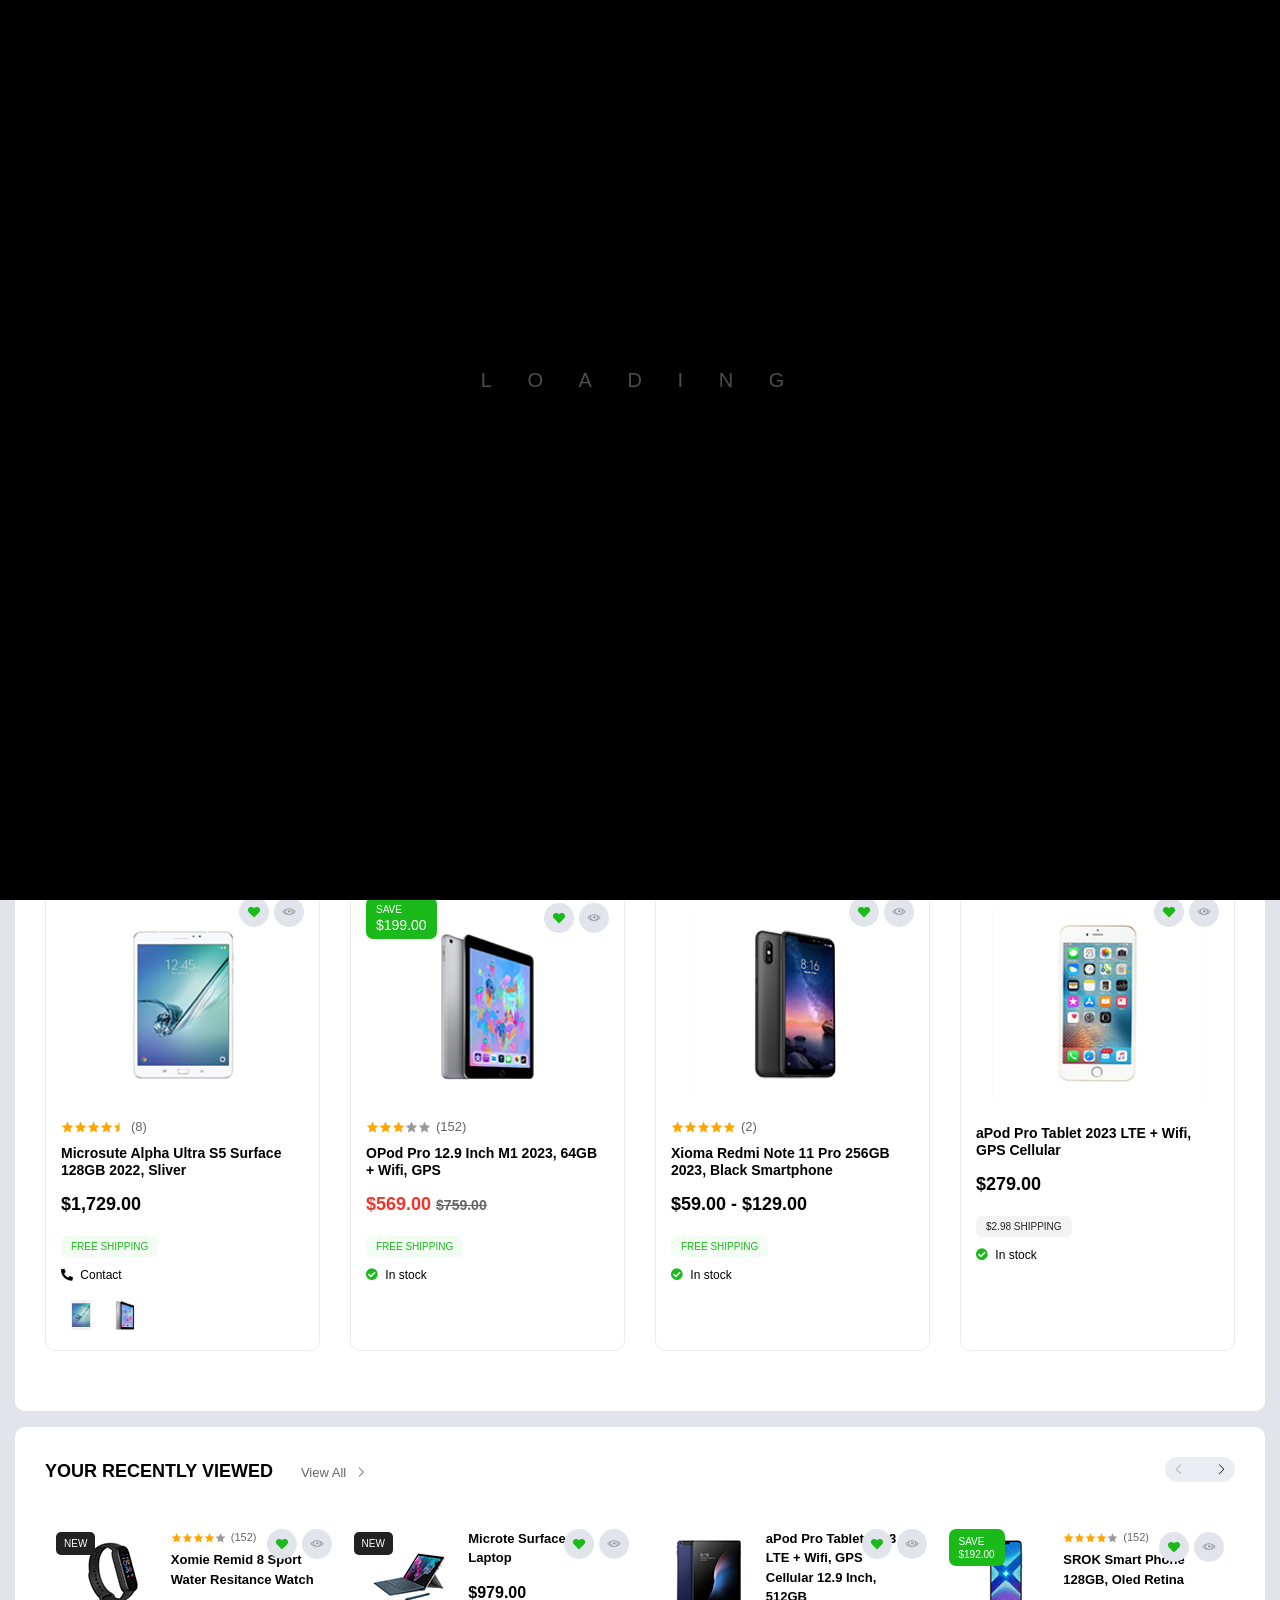
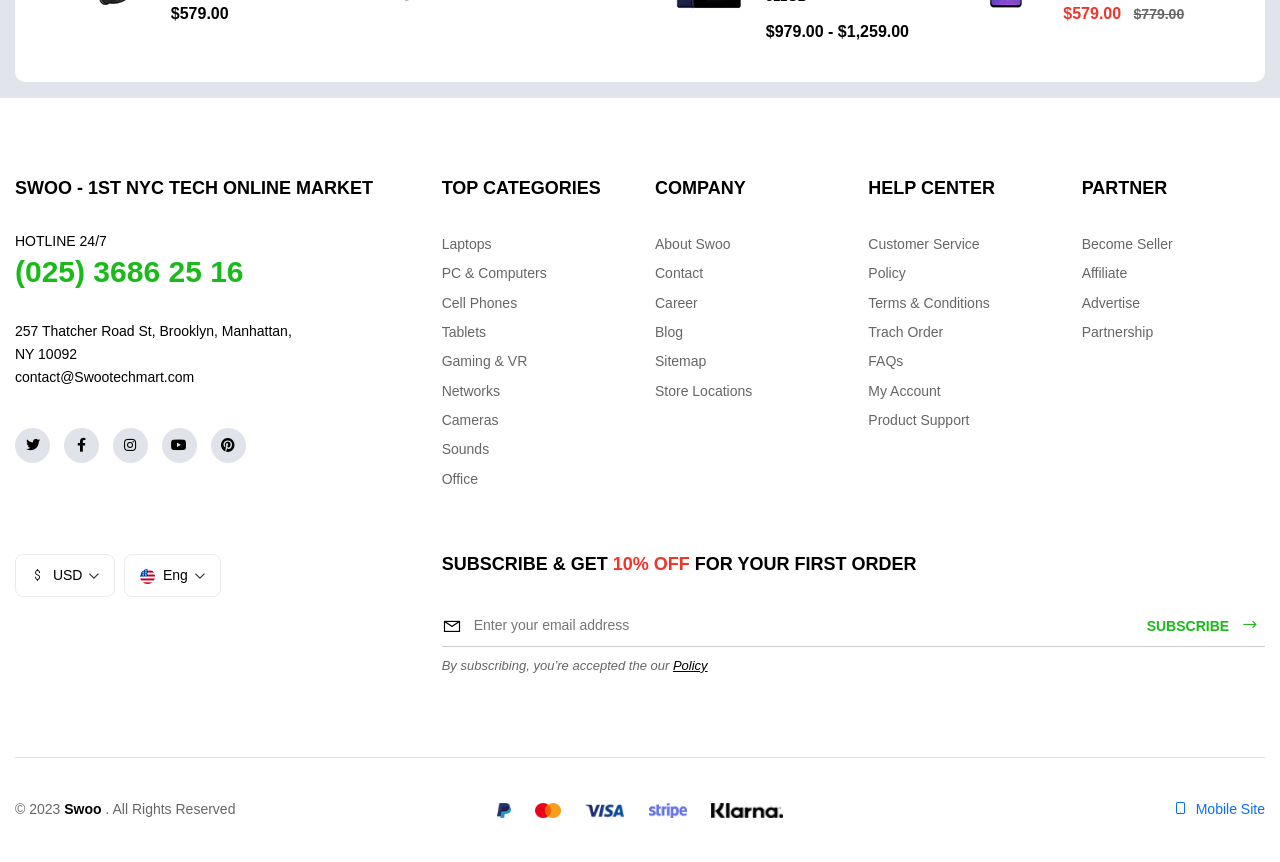
<file: swoo_html/inner_pages/wishlist.html>
<!DOCTYPE html>
<html lang="en">

<head>
    <!-- Metas -->
    <meta charset="utf-8">
    <meta http-equiv="X-UA-Compatible" content="IE=edge">
    <meta name="viewport" content="width=device-width, initial-scale=1, maximum-scale=1">
    <meta name="keywords" content="HTML5 Template swoo Multi-Purpose themeforest">
    <meta name="description" content="swoo - Multi-Purpose HTML5 Template">
    <meta name="author" content="">

    <!-- Title  -->
    <title>Swoo</title>

    <!-- Favicon -->
    <link rel="shortcut icon" href="../common/assets/img/fav2.png" title="Favicon" sizes="16x16">

    <!-- bootstrap 5 -->
    <link rel="stylesheet" href="../common/assets/css/lib/bootstrap.min.css">

    <!-- font family -->
    <link href="https://fonts.googleapis.com/css2?family=Plus+Jakarta+Sans:ital,wght@0,200;0,300;0,400;0,500;0,600;0,700;0,800;1,200;1,300;1,400;1,500;1,600;1,700;1,800&display=swap" rel="stylesheet">

    <!-- fontawesome icons  -->
    <link rel="stylesheet" href="../common/assets/css/lib/all.min.css">
    <!-- fontawesome icons  -->
    <link rel="stylesheet" href="../common/assets/css/lib/line-awesome.css">
    <!-- animate css  -->
    <link rel="stylesheet" href="../common/assets/css/lib/animate.css">
    <!-- fancybox popup  -->
    <link rel="stylesheet" href="../common/assets/css/lib/jquery.fancybox.css">
    <!-- lity popup  -->
    <link rel="stylesheet" href="../common/assets/css/lib/lity.css">
    <!-- swiper slider  -->
    <link rel="stylesheet" href="../common/assets/css/lib/swiper8.min.css">
    <!-- izi toast  -->
    <link rel="stylesheet" href="../common/assets/css/lib/iziToast.min.css">

    <!-- common style -->
    <link rel="stylesheet" href="../common/assets/css/common_style.css">

    <!-- home style -->
    <link rel="stylesheet" href="assets/css/inner_pages.css">
</head>

<body class="home-style3">

    <!--  Start loader  -->
    <div class="loader-wrap">
        <svg viewBox="0 0 1000 1000" preserveAspectRatio="none">
            <path id="svg" d="M0,1005S175,995,500,995s500,5,500,5V0H0Z"></path>
        </svg>

        <div class="loader-wrap-heading">
            <div class="load-text">
                <span>L</span>
                <span>o</span>
                <span>a</span>
                <span>d</span>
                <span>i</span>
                <span>n</span>
                <span>g</span>
            </div>
        </div>
    </div>
    <!--  End loader  -->

    <div class="body-container">

        <div class="container container-llgg">

            <!--  Start navbar container  -->
            <div class="tc-navbar-container-style3">

                <div class="wh-box p-15 radius-4 bg-white mt-20">
                    <!--  Start top-navbar  -->
                    <div class="top-navbar-style3">
                        <div class="container">
                            <div class="row">
                                <div class="col-lg-6">
                                    <div class="hot-line">
                                        <small> <i class="las la-tty"></i> Hotline 24/7 </small>
                                        <a href="tel:(025)38862516" class="fw-bold"> (025) 3886 25 16 </a>
                                    </div>
                                </div>
                                <div class="col-lg-6 mt-4 mt-lg-0">
                                    <div class="top-nav-side justify-content-lg-end">
                                        <div class="side-links">
                                            <a href="#" class="me-lg-3"> Sell on Swoo </a>
                                            <a href="#" class="me-lg-4"> Order Tracki </a>
                                        </div>
                                        <ul class="links-ul">
                                            <li class="dropdown">
                                                <a class="dropdown-toggle" href="#" id="navbarDropdown" role="button" data-bs-toggle="dropdown" aria-expanded="false">
                                                    <i class="la la-dollar-sign me-1"></i> USD
                                                </a>
                                                <ul class="dropdown-menu" aria-labelledby="navbarDropdown">
                                                  <li><a class="dropdown-item" href="#">USD</a></li>
                                                  <li><a class="dropdown-item" href="#">USD</a></li>
                                                </ul>
                                            </li>
                                            <li class="dropdown">
                                                <a class="dropdown-toggle" href="#" id="navbarDropdown1" role="button" data-bs-toggle="dropdown" aria-expanded="false">
                                                    <img src="assets/img/eng.png" alt="" class="me-1 icon-15"> Eng
                                                </a>
                                                <ul class="dropdown-menu" aria-labelledby="navbarDropdown1">
                                                  <li><a class="dropdown-item" href="#">Arabic</a></li>
                                                </ul>
                                            </li>
                                        </ul>
                                    </div>
                                </div>
                            </div>
                        </div>
                    </div>
                    <!--  End top-navbar  -->

                    <!--  Start navbar  -->
                    <nav class="navbar navbar-expand-lg navbar-light tc-navbar-style3">
                        <div class="container">
                            <a class="navbar-brand" href="#">
                                <img src="assets/img/logo.png" alt="" class="logo">
                            </a>
                            <button class="navbar-toggler" type="button" data-bs-toggle="collapse" data-bs-target="#navbarSupportedContent" aria-controls="navbarSupportedContent" aria-expanded="false" aria-label="Toggle navigation">
                                <span class="navbar-toggler-icon"></span>
                            </button>
                            <div class="collapse navbar-collapse ms-lg-5" id="navbarSupportedContent">
                                <ul class="navbar-nav me-auto mb-2 mb-lg-0">
                                    <li class="dropdown">
                                        <a class="nav-link dropdown-toggle" href="#" id="navbarDropdown1" role="button" data-bs-toggle="dropdown"
                                            aria-expanded="false">
                                            Homes
                                        </a>
                                        <ul class="dropdown-menu" aria-labelledby="navbarDropdown1">
                                            <li><a class="dropdown-item" href="../home_baby/index.html">Home Baby</a></li>
                                            <li><a class="dropdown-item" href="../home_electronic/index.html">Home Electronic</a></li>
                                            <li><a class="dropdown-item" href="../home_lighting/index.html">Home Lighting</a></li>
                                            <li><a class="dropdown-item" href="../home_pets/index.html">Home Pets</a></li>
                                            <li><a class="dropdown-item" href="../home_tech/index.html">Home Tech</a></li>
                                        </ul>
                                    </li>
                                    <li class="dropdown">
                                        <a class="nav-link dropdown-toggle" href="#" id="navbarDropdown2" role="button" data-bs-toggle="dropdown"
                                            aria-expanded="false">
                                            Pages
                                        </a>
                                        <ul class="dropdown-menu" aria-labelledby="navbarDropdown2">
                                            <li><a class="dropdown-item" href="../inner_pages/about.html">About</a></li>
                                            <li><a class="dropdown-item" href="../inner_pages/contact.html">Contact</a></li>
                                            <li><a class="dropdown-item" href="../inner_pages/login.html">Login</a></li>
                                            <li><a class="dropdown-item" href="../inner_pages/profile.html">Profile</a></li>
                                            <li><a class="dropdown-item" href="../inner_pages/register.html">Register</a></li>
                                        </ul>
                                    </li> 
                                    <li class="dropdown">
                                        <a class="nav-link dropdown-toggle" href="#" id="navbarDropdown3" role="button" data-bs-toggle="dropdown"
                                            aria-expanded="false">
                                            Products
                                        </a>
                                        <ul class="dropdown-menu" aria-labelledby="navbarDropdown3">
                                            <li><a class="dropdown-item" href="../inner_pages/products.html">products</a></li>
                                            <li><a class="dropdown-item" href="../inner_pages/products_layout_2.html">products layout 2</a></li>
                                            <li><a class="dropdown-item" href="../inner_pages/cart.html">Cart</a></li>
                                            <li><a class="dropdown-item" href="../inner_pages/checkout.html">Checkout</a></li>
                                            <li><a class="dropdown-item" href="../inner_pages/single_product.html">Single Product</a></li>
                                            <li><a class="dropdown-item" href="../inner_pages/single_product_pay.html">Single Product Pay</a></li>
                                        </ul>
                                    </li>
                                    <li class="nav-item">
                                        <a class="nav-link" href="../inner_pages/contact.html">Contact</a>
                                    </li>
                                    <li class="nav-item d-block d-lg-none">
                                        <a class="nav-link" href="../inner_pages/login.html">login</a>
                                    </li>
                                    <li class="nav-item d-block d-lg-none">
                                        <a class="nav-link" href="../inner_pages/register.html">Register</a>
                                    </li>
                                </ul>
                            </div>
                            <div class="side-nav d-none d-lg-flex">
                                <div class="icons">
                                    <a href="#" class="icon-link"> <i class="las la-sync-alt"></i> </a>
                                    <a href="#" class="icon-link"> <i class="lar la-heart"></i> </a>
                                    <a href="#" class="icon-link"> <i class="las la-user"></i> </a>
                                </div>
                                <div class="text-item ms-3">
                                    <small class="fsz-11 color-666 text-uppercase d-block"> welcome </small>
                                    <a href="../inner_pages/login.html" class="fsz-14 text-uppercase fw-bold"> log in / Register </a>
                                </div>
                                <div class="icons ms-4">
                                    <a href="../inner_pages/cart.html" class="icon-link"> <i class="las la-shopping-bag"></i> <span class="num">5</span> </a>
                                </div>
                                <div class="text-item ms-3">
                                    <small class="fsz-11 color-666 text-uppercase d-block"> cart </small>
                                    <a href="../inner_pages/cart.html" class="fsz-14 text-uppercase fw-bold"> $1,689.00 </a>
                                </div>
                            </div>
                        </div>
                    </nav>
                    <!--  End navbar  -->
                </div>

                <!--  Start search nav  -->
                <div class="search-nav-style3">
                    <div class="container">
                        <div class="row align-items-center gx-0">
                            <div class="col-lg-5">
                                <div class="search-cat">
                                    <div class="input-group flex-nowrap">
                                        <select name="name" class="form-select">
                                            <option value=""> All Categories </option>
                                            <option value=""> Categories 1 </option>
                                            <option value=""> Categories 2 </option>
                                        </select>
                                        <input type="text" class="form-control" placeholder="Search anything...">
                                        <a href="#" class="search-btn"> <i class="fal fa-search"></i> </a>
                                    </div>
                                </div>
                            </div>
                            <div class="col-lg-7 d-none d-lg-block">
                                <div class="delivery-features ps-lg-5">
                                    <div class="row">
                                        <div class="col-lg-4">
                                            <a href="#" class="feat-link"> <i class="la la-shipping-fast fs-6 me-2"></i> <span> free shipping over $199 </span> </a>
                                        </div>
                                        <div class="col-lg-4">
                                            <a href="#" class="feat-link"> <i class="las la-redo-alt fs-6 me-2"></i> <span> 30 days money back </span> </a>
                                        </div>
                                        <div class="col-lg-4">
                                            <a href="#" class="feat-link"> <i class="las la-shield-alt fs-6 me-2"></i> <span> 100% secure payment </span> </a>
                                        </div>
                                    </div>
                                </div>
                            </div>
                        </div>
                    </div>
                </div>
                <!--  End search nav  -->

            </div>
            <!--  End navbar container  -->


            <!--Contents-->
            <main>

                <!--  Start breadcrumb  -->
                <section class="tc-breadcrumb-style6 p-30 radius-4 bg-white mt-3 wow fadeInUp">
                    <nav aria-label="breadcrumb">
                        <ol class="breadcrumb fw-bold mb-0">
                          <li class="breadcrumb-item color-999"><a href="#">Home</a></li>
                          <li class="breadcrumb-item active color-000" aria-current="page">Wishlist</li>
                        </ol>
                      </nav>
                </section>
                <!--  End breadcrumb  -->


                <!--  Start products  -->
                <section class="tc-products-style6 p-30 radius-4 bg-white mt-3 wow fadeInUp">
                    <div class="products-content">
                        <div class="products">
                            <div class="row">
                                <div class="col-lg-3">
                                    <div class="product-card">
                                        <div class="top-inf">
                                            <div class="dis-card">
                                                <small class="fsz-10 d-block text-uppercase"> save </small>
                                                <h6 class="fsz-14"> $199.00 </h6>
                                            </div>
                                            <a href="#0" class="fav-btn active"> <i class="las la-heart"></i> </a>
                                            <a href="#0" class="quick-btn" data-bs-toggle="modal" data-bs-target="#quick-view-modal"> <i class="las la-eye"></i> </a>
                                        </div>
                                        <a href="../inner_pages/single_product.html" class="img">
                                            <img src="assets/img/products/prod26.png" alt="" class="img-contain main-image">
                                        </a>
                                        <div class="info">
                                            <div class="rating">
                                                <div class="stars">
                                                    <i class="la la-star"></i>
                                                    <i class="la la-star"></i>
                                                    <i class="la la-star"></i>
                                                    <i class="la la-star"></i>
                                                    <i class="la la-star"></i>
                                                </div>
                                                <span class="num"> (152) </span>
                                            </div>
                                            <h6> <a href="../inner_pages/single_product.html" class="prod-title fsz-14 fw-bold mt-2 hover-green2"> SROK Smart Phone 128GB, Oled Retina </a> </h6>
                                            <div class="price mt-15">
                                                <h5 class="fsz-18 color-red1 fw-600"> $579.00 <span class="old fsz-14 color-666 text-decoration-line-through"> $859.00 </span> </h5>
                                            </div>
                                            <div class="meta">
                                                <a href="#" class="meta-item color-green2"> free shipping <span class="bg bg-green2"></span> </a>
                                            </div>
                                            <p class="fsz-12 mt-2"> <i class="fas fa-check-circle color-green2 me-1"></i> In stock </p>
                                        </div>
                                    </div>
                                </div>
                                <div class="col-lg-3">
                                    <div class="product-card">
                                        <div class="top-inf">
                                            <small class="fsz-10 py-1 px-2 radius-2 bg-222 text-white text-uppercase"> new </small>
                                            <a href="#0" class="fav-btn active"> <i class="las la-heart"></i> </a>
                                            <a href="#0" class="quick-btn" data-bs-toggle="modal" data-bs-target="#quick-view-modal"> <i class="las la-eye"></i> </a>
                                        </div>
                                        <a href="../inner_pages/single_product.html" class="img">
                                            <img src="assets/img/products/prod27.png" alt="" class="img-contain main-image">
                                        </a>
                                        <div class="info">
                                            <h6> <a href="../inner_pages/single_product.html" class="prod-title fsz-14 fw-bold mt-2 hover-green2"> aPod Pro Tablet 2023  LTE + Wifi, GPS Cellular 12.9 Inch, 512GB </a> </h6>
                                            <div class="price mt-15">
                                                <h5 class="fsz-18 fw-600"> $979.00 - $1,259.00 </h5>
                                            </div>
                                            <div class="meta">
                                                <a href="#" class="meta-item color-222"> $2.98 Shipping <span class="bg bg-222"></span> </a>
                                            </div>
                                            <p class="fsz-12 mt-2"> <i class="fas fa-check-circle color-green2 me-1"></i> In stock </p>
                                        </div>
                                    </div>
                                </div>
                                <div class="col-lg-3">
                                    <div class="product-card">
                                        <div class="top-inf">
                                            <small class="fsz-10 py-1 px-2 radius-2 bg-222 text-white text-uppercase"> new </small>
                                            <a href="#0" class="fav-btn active"> <i class="las la-heart"></i> </a>
                                            <a href="#0" class="quick-btn" data-bs-toggle="modal" data-bs-target="#quick-view-modal"> <i class="las la-eye"></i> </a>
                                        </div>
                                        <a href="../inner_pages/single_product.html" class="img">
                                            <img src="assets/img/products/prod65.png" alt="" class="img-contain main-image">
                                        </a>
                                        <div class="info">
                                            <div class="rating">
                                                <div class="stars">
                                                    <i class="la la-star"></i>
                                                    <i class="la la-star"></i>
                                                    <i class="la la-star"></i>
                                                    <i class="la la-star"></i>
                                                    <i class="la la-star color-999"></i>
                                                </div>
                                                <span class="num"> (5) </span>
                                            </div>
                                            <h6> <a href="../inner_pages/single_product.html" class="prod-title fsz-14 fw-bold mt-2 hover-green2"> Samsung Galaxy X6 Ultra LTE 4G/128 Gb, Black  Smartphone  </a> </h6>
                                            <div class="price mt-15">
                                                <h5 class="fsz-18 fw-600"> $659.00 </h5>
                                            </div>
                                            <div class="meta">
                                                <a href="#" class="meta-item color-green2"> free shipping <span class="bg bg-green2"></span> </a>
                                                <a href="#" class="meta-item color-red1"> free gift <span class="bg bg-red1"></span> </a>
                                            </div>
                                            <p class="fsz-12 mt-2"> <i class="fas fa-check-circle color-green2 me-1"></i> In stock </p>
                                            <div class="thumbnail-imgs mt-10">
                                                <span class="color-img icon-40">
                                                    <img src="assets/img/products/prod65.png" alt="" class="thumbnail selected">
                                                </span>
                                                <span class="color-img icon-40">
                                                    <img src="assets/img/products/prod24.png" alt="" class="thumbnail">
                                                </span>
                                            </div>
                                        </div>
                                    </div>
                                </div>
                                <div class="col-lg-3">
                                    <div class="product-card">
                                        <div class="top-inf">
                                            <div class="dis-card">
                                                <small class="fsz-10 d-block text-uppercase"> save </small>
                                                <h6 class="fsz-14"> $59.00 </h6>
                                            </div>
                                            <a href="#0" class="fav-btn active"> <i class="las la-heart"></i> </a>
                                            <a href="#0" class="quick-btn" data-bs-toggle="modal" data-bs-target="#quick-view-modal"> <i class="las la-eye"></i> </a>
                                        </div>
                                        <a href="../inner_pages/single_product.html" class="img">
                                            <img src="assets/img/products/prod29.png" alt="" class="img-contain main-image">
                                        </a>
                                        <div class="info">
                                            <div class="rating">
                                                <div class="stars">
                                                    <i class="la la-star"></i>
                                                    <i class="la la-star"></i>
                                                    <i class="la la-star"></i>
                                                    <i class="la la-star"></i>
                                                    <i class="la la-star"></i>
                                                </div>
                                                <span class="num"> (9) </span>
                                            </div>
                                            <h6> <a href="../inner_pages/single_product.html" class="prod-title fsz-14 fw-bold mt-2 hover-green2"> Xiamoi Redmi Note 5, 64GB </a> </h6>
                                            <div class="price mt-15">
                                                <h5 class="fsz-18 color-red1 fw-600"> $1,239.00 <span class="old fsz-14 color-666 text-decoration-line-through"> $1,619.00 </span> </h5>
                                            </div>
                                            <div class="meta">
                                                <a href="#" class="meta-item color-green2"> free shipping <span class="bg bg-green2"></span> </a>
                                            </div>
                                            <p class="fsz-12 mt-2"> <i class="fas fa-phone-alt me-1"></i> <a href="#"> Contact </a> </p>
                                        </div>
                                    </div>
                                </div>
                                <div class="col-lg-3">
                                    <div class="product-card">
                                        <div class="top-inf">
                                            <a href="#0" class="fav-btn active"> <i class="las la-heart"></i> </a>
                                            <a href="#0" class="quick-btn" data-bs-toggle="modal" data-bs-target="#quick-view-modal"> <i class="las la-eye"></i> </a>
                                        </div>
                                        <a href="../inner_pages/single_product.html" class="img">
                                            <img src="assets/img/products/prod30.png" alt="" class="img-contain main-image">
                                        </a>
                                        <div class="info">
                                            <div class="rating">
                                                <div class="stars">
                                                    <i class="la la-star"></i>
                                                    <i class="la la-star"></i>
                                                    <i class="la la-star"></i>
                                                    <i class="la la-star"></i>
                                                    <i class="la la-star-half"></i>
                                                </div>
                                                <span class="num"> (8) </span>
                                            </div>
                                            <h6> <a href="../inner_pages/single_product.html" class="prod-title fsz-14 fw-bold mt-2 hover-green2"> Microsute Alpha Ultra S5 Surface 128GB 2022, Sliver </a> </h6>
                                            <div class="price mt-15">
                                                <h5 class="fsz-18 fw-600"> $1,729.00 </h5>
                                            </div>
                                            <div class="meta">
                                                <a href="#" class="meta-item color-green2"> free shipping <span class="bg bg-green2"></span> </a>
                                            </div>
                                            <p class="fsz-12 mt-2"> <i class="fas fa-phone-alt me-1"></i> <a href="#"> Contact </a> </p>
                                            <div class="thumbnail-imgs mt-10">
                                                <span class="color-img icon-40">
                                                    <img src="assets/img/products/prod30.png" alt="" class="thumbnail">
                                                </span>
                                                <span class="color-img icon-40">
                                                    <img src="assets/img/products/prod10.png" alt="" class="thumbnail">
                                                </span>
                                            </div>
                                        </div>
                                    </div>
                                </div>
                                <div class="col-lg-3">
                                    <div class="product-card">
                                        <div class="top-inf">
                                            <div class="dis-card">
                                                <small class="fsz-10 d-block text-uppercase"> save </small>
                                                <h6 class="fsz-14"> $199.00 </h6>
                                            </div>
                                            <a href="#0" class="fav-btn active"> <i class="las la-heart"></i> </a>
                                            <a href="#0" class="quick-btn" data-bs-toggle="modal" data-bs-target="#quick-view-modal"> <i class="las la-eye"></i> </a>
                                        </div>
                                        <a href="../inner_pages/single_product.html" class="img">
                                            <img src="assets/img/products/prod10.png" alt="" class="img-contain main-image">
                                        </a>
                                        <div class="info">
                                            <div class="rating">
                                                <div class="stars">
                                                    <i class="la la-star"></i>
                                                    <i class="la la-star"></i>
                                                    <i class="la la-star"></i>
                                                    <i class="la la-star color-999"></i>
                                                    <i class="la la-star color-999"></i>
                                                </div>
                                                <span class="num"> (152) </span>
                                            </div>
                                            <h6> <a href="../inner_pages/single_product.html" class="prod-title fsz-14 fw-bold mt-2 hover-green2"> OPod Pro 12.9 Inch M1 2023, 64GB + Wifi, GPS </a> </h6>
                                            <div class="price mt-15">
                                                <h5 class="fsz-18 color-red1 fw-600"> $569.00 <span class="old fsz-14 color-666 text-decoration-line-through"> $759.00 </span> </h5>
                                            </div>
                                            <div class="meta">
                                                <a href="#" class="meta-item color-green2"> free shipping <span class="bg bg-green2"></span> </a>
                                            </div>
                                            <p class="fsz-12 mt-2"> <i class="fas fa-check-circle color-green2 me-1"></i> In stock </p>
                                        </div>
                                    </div>
                                </div>
                                <div class="col-lg-3">
                                    <div class="product-card">
                                        <div class="top-inf">
                                            <a href="#0" class="fav-btn active"> <i class="las la-heart"></i> </a>
                                            <a href="#0" class="quick-btn" data-bs-toggle="modal" data-bs-target="#quick-view-modal"> <i class="las la-eye"></i> </a>
                                        </div>
                                        <a href="../inner_pages/single_product.html" class="img">
                                            <img src="assets/img/products/prod5.png" alt="" class="img-contain main-image">
                                        </a>
                                        <div class="info">
                                            <div class="rating">
                                                <div class="stars">
                                                    <i class="la la-star"></i>
                                                    <i class="la la-star"></i>
                                                    <i class="la la-star"></i>
                                                    <i class="la la-star"></i>
                                                    <i class="la la-star"></i>
                                                </div>
                                                <span class="num"> (2) </span>
                                            </div>
                                            <h6> <a href="../inner_pages/single_product.html" class="prod-title fsz-14 fw-bold mt-2 hover-green2"> Xioma Redmi Note 11 Pro 256GB 2023, Black Smartphone </a> </h6>
                                            <div class="price mt-15">
                                                <h5 class="fsz-18 fw-600"> $59.00 - $129.00 </h5>
                                            </div>
                                            <div class="meta">
                                                <a href="#" class="meta-item color-green2"> free shipping <span class="bg bg-green2"></span> </a>
                                            </div>
                                            <p class="fsz-12 mt-2"> <i class="fas fa-check-circle color-green2 me-1"></i> In stock </p>
                                        </div>
                                    </div>
                                </div>
                                <div class="col-lg-3">
                                    <div class="product-card">
                                        <div class="top-inf">
                                            <a href="#0" class="fav-btn active"> <i class="las la-heart"></i> </a>
                                            <a href="#0" class="quick-btn" data-bs-toggle="modal" data-bs-target="#quick-view-modal"> <i class="las la-eye"></i> </a>
                                        </div>
                                        <a href="../inner_pages/single_product.html" class="img">
                                            <img src="assets/img/products/prod66.png" alt="" class="img-contain main-image">
                                        </a>
                                        <div class="info">
                                            <h6> <a href="../inner_pages/single_product.html" class="prod-title fsz-14 fw-bold mt-2 hover-green2"> aPod Pro Tablet 2023 LTE + Wifi, GPS Cellular  </a> </h6>
                                            <div class="price mt-15">
                                                <h5 class="fsz-18 fw-600"> $279.00 </h5>
                                            </div>
                                            <div class="meta">
                                                <a href="#" class="meta-item color-222"> $2.98 Shipping <span class="bg bg-222"></span> </a>
                                            </div>
                                            <p class="fsz-12 mt-2"> <i class="fas fa-check-circle color-green2 me-1"></i> In stock </p>
                                        </div>
                                    </div>
                                </div>
                            </div>
                        </div>
                    </div>
                </section>
                <!--  End products  -->


                <!--  Start recently  -->
                <section class="tc-recently-viewed-style6 p-30 radius-4 bg-white mt-3 wow fadeInUp mb-3">
                    <div class="title mb-30">
                        <div class="row align-items-center">
                            <div class="col-lg-8">
                                <h6 class="fsz-18 fw-bold text-uppercase d-inline-block"> your recently viewed </h6>
                                <a href="#" class="more text-capitalize color-666 fsz-13 ms-lg-4 mt-4 mt-lg-0"> View All <i class="la la-angle-right ms-1"></i> </a>
                            </div>
                            <div class="col-lg-4 text-lg-end mt-3 mt-lg-0">
                                <div class="arrows">
                                    <div class="swiper-button-next"></div>
                                    <div class="swiper-button-prev"></div>
                                </div>
                            </div>
                        </div>
                    </div>
                    <div class="products-slider">
                        <div class="swiper-wrapper">
                            <div class="swiper-slide">
                                <div class="product-card">
                                    <div class="top-inf">
                                        <small class="fsz-10 py-1 px-2 radius-2 bg-222 text-white text-uppercase"> new </small>
                                        <a href="#0" class="fav-btn active"> <i class="las la-heart"></i> </a>
                                            <a href="#0" class="quick-btn" data-bs-toggle="modal" data-bs-target="#quick-view-modal"> <i class="las la-eye"></i> </a>
                                    </div>
                                    <div class="row gx-0">
                                        <div class="col-5">
                                            <a href="#" class="img">
                                                <img src="assets/img/products/prod58.png" alt="" class="img-contain">
                                            </a>
                                        </div>
                                        <div class="col-7">
                                            <div class="info">
                                                <div class="rating">
                                                    <div class="stars">
                                                        <i class="la la-star"></i>
                                                        <i class="la la-star"></i>
                                                        <i class="la la-star"></i>
                                                        <i class="la la-star"></i>
                                                        <i class="la la-star color-999"></i>
                                                    </div>
                                                    <span class="num"> (152) </span>
                                                </div>
                                                <a href="#" class="title fsz-13 fw-bold mb-15 hover-green2 pe-3"> Xomie Remid 8 Sport Water Resitance Watch </a>
                                                <h6 class="fsz-16 fw-bold"> $579.00 </h6>
                                            </div>
                                        </div>
                                    </div>
                                </div>
                            </div>
                            <div class="swiper-slide">
                                <div class="product-card">
                                    <div class="top-inf">
                                        <small class="fsz-10 py-1 px-2 radius-2 bg-222 text-white text-uppercase"> new </small>
                                        <a href="#0" class="fav-btn active"> <i class="las la-heart"></i> </a>
                                            <a href="#0" class="quick-btn" data-bs-toggle="modal" data-bs-target="#quick-view-modal"> <i class="las la-eye"></i> </a>
                                    </div>
                                    <div class="row gx-0">
                                        <div class="col-5">
                                            <a href="#" class="img">
                                                <img src="assets/img/products/prod59.png" alt="" class="img-contain">
                                            </a>
                                        </div>
                                        <div class="col-7">
                                            <div class="info">
                                                <a href="#" class="title fsz-13 fw-bold mb-15 hover-green2 pe-3"> Microte Surface 2.0 Laptop </a>
                                                <h6 class="fsz-16 fw-bold"> $979.00 </h6>
                                            </div>
                                        </div>
                                    </div>
                                </div>
                            </div>
                            <div class="swiper-slide">
                                <div class="product-card">
                                    <div class="top-inf">
                                        <a href="#0" class="fav-btn active"> <i class="las la-heart"></i> </a>
                                            <a href="#0" class="quick-btn" data-bs-toggle="modal" data-bs-target="#quick-view-modal"> <i class="las la-eye"></i> </a>
                                    </div>
                                    <div class="row gx-0">
                                        <div class="col-5">
                                            <a href="#" class="img">
                                                <img src="assets/img/products/prod60.png" alt="" class="img-contain">
                                            </a>
                                        </div>
                                        <div class="col-7">
                                            <div class="info">
                                                <a href="#" class="title fsz-13 fw-bold mb-15 hover-green2 pe-3"> aPod Pro Tablet 2023 LTE + Wifi, GPS Cellular 12.9 Inch, 512GB </a>
                                                <h6 class="fsz-16 fw-bold"> $979.00 - $1,259.00 </h6>
                                            </div>
                                        </div>
                                    </div>
                                </div>
                            </div>
                            <div class="swiper-slide">
                                <div class="product-card">
                                    <div class="top-inf">
                                        <div class="dis-card">
                                            <small class="fsz-10 d-block text-uppercase"> save </small>
                                            <h6 class="fsz-10"> $192.00 </h6>
                                        </div>
                                        <a href="#0" class="fav-btn active"> <i class="las la-heart"></i> </a>
                                            <a href="#0" class="quick-btn" data-bs-toggle="modal" data-bs-target="#quick-view-modal"> <i class="las la-eye"></i> </a>
                                    </div>
                                    <div class="row gx-0">
                                        <div class="col-5">
                                            <a href="#" class="img">
                                                <img src="assets/img/products/prod61.png" alt="" class="img-contain">
                                            </a>
                                        </div>
                                        <div class="col-7">
                                            <div class="info">
                                                <div class="rating">
                                                    <div class="stars">
                                                        <i class="la la-star"></i>
                                                        <i class="la la-star"></i>
                                                        <i class="la la-star"></i>
                                                        <i class="la la-star"></i>
                                                        <i class="la la-star color-999"></i>
                                                    </div>
                                                    <span class="num"> (152) </span>
                                                </div>
                                                <a href="#" class="title fsz-13 fw-bold mb-15 hover-green2 pe-3"> SROK Smart Phone 128GB, Oled Retina </a>
                                                <h6 class="fsz-16 fw-bold"> <span class="color-red1 fw-600"> $579.00  </span> <span class="old fsz-14 color-666 text-decoration-line-through ms-2"> $779.00 </span> </h6>
                                            </div>
                                        </div>
                                    </div>
                                </div>
                            </div>
                            <div class="swiper-slide">
                                <div class="product-card">
                                    <div class="top-inf">
                                        <a href="#0" class="fav-btn active"> <i class="las la-heart"></i> </a>
                                            <a href="#0" class="quick-btn" data-bs-toggle="modal" data-bs-target="#quick-view-modal"> <i class="las la-eye"></i> </a>
                                    </div>
                                    <div class="row gx-0">
                                        <div class="col-5">
                                            <a href="#" class="img">
                                                <img src="assets/img/products/prod60.png" alt="" class="img-contain">
                                            </a>
                                        </div>
                                        <div class="col-7">
                                            <div class="info">
                                                <a href="#" class="title fsz-13 fw-bold mb-15 hover-green2 pe-3"> aPod Pro Tablet 2023 LTE + Wifi, GPS Cellular 12.9 Inch, 512GB </a>
                                                <h6 class="fsz-16 fw-bold"> $979.00 - $1,259.00 </h6>
                                            </div>
                                        </div>
                                    </div>
                                </div>
                            </div>
                        </div>
                    </div>
                </section>
                <!--  End recently  -->


            </main>
            <!--End-Contents-->

        </div>

    </div>

    <!--  Start footer  -->
    <footer class="tc-footer-style3">
        <div class="container">
            <div class="footer-content">
                <div class="row">
                    <div class="col-lg-4">
                        <div class="foot-info">
                            <h6 class="fsz-18 fw-bold mb-30 text-uppercase"> Swoo - 1st NYC tech online market </h6>
                            <p class="text-uppercase"> hotline 24/7 </p>
                            <h4 class="fsz-30 fw-bold color-green2 mb-30"> (025) 3686 25 16 </h4>
                            <p class="fsz-14 color-000"> 257 Thatcher Road St, Brooklyn, Manhattan, <br> NY 10092 </p>
                            <a class="fsz-14 color-000" href="#"> contact@Swootechmart.com </a>
                            <div class="foot-social mt-40">
                                <a href="#"> <i class="fab fa-twitter"></i> </a>
                                <a href="#"> <i class="fab fa-facebook-f"></i> </a>
                                <a href="#"> <i class="fab fa-instagram"></i> </a>
                                <a href="#"> <i class="fab fa-youtube"></i> </a>
                                <a href="#"> <i class="fab fa-pinterest"></i> </a>
                            </div>
                        </div>
                    </div>
                    <div class="col-lg-2">
                        <div class="links">
                            <h6 class="fsz-18 fw-bold mb-30 text-uppercase"> top Categories </h6>
                            <ul class="links-list">
                                <li> <a href="#"> Laptops </a> </li>
                                <li> <a href="#"> PC & Computers </a> </li>
                                <li> <a href="#"> Cell Phones </a> </li>
                                <li> <a href="#"> Tablets </a> </li>
                                <li> <a href="#"> Gaming & VR </a> </li>
                                <li> <a href="#"> networks </a> </li>
                                <li> <a href="#"> Cameras </a> </li>
                                <li> <a href="#"> Sounds </a> </li>
                                <li> <a href="#"> Office </a> </li>
                            </ul>
                        </div>
                    </div>
                    <div class="col-lg-2">
                        <div class="links">
                            <h6 class="fsz-18 fw-bold mb-30 text-uppercase"> company </h6>
                            <ul class="links-list">
                                <li> <a href="#"> About Swoo </a> </li>
                                <li> <a href="#"> Contact </a> </li>
                                <li> <a href="#"> Career </a> </li>
                                <li> <a href="#"> Blog </a> </li>
                                <li> <a href="#"> Sitemap </a> </li>
                                <li> <a href="#"> Store Locations </a> </li>
                            </ul>
                        </div>
                    </div>
                    <div class="col-lg-2">
                        <div class="links">
                            <h6 class="fsz-18 fw-bold mb-30 text-uppercase"> help center </h6>
                            <ul class="links-list">
                                <li> <a href="#"> Customer Service </a> </li>
                                <li> <a href="#"> Policy </a> </li>
                                <li> <a href="#"> Terms & Conditions </a> </li>
                                <li> <a href="#"> Trach Order </a> </li>
                                <li> <a href="#"> FAQs </a> </li>
                                <li> <a href="#"> My Account </a> </li>
                                <li> <a href="#"> Product Support </a> </li>
                            </ul>
                        </div>
                    </div>
                    <div class="col-lg-2">
                        <div class="links">
                            <h6 class="fsz-18 fw-bold mb-30 text-uppercase"> partner </h6>
                            <ul class="links-list">
                                <li> <a href="#"> Become Seller </a> </li>
                                <li> <a href="#"> Affiliate </a> </li>
                                <li> <a href="#"> Advertise </a> </li>
                                <li> <a href="#"> Partnership </a> </li>
                            </ul>
                        </div>
                    </div>
                </div>
                <div class="footer-btm-info mt-60">
                    <div class="row">
                        <div class="col-lg-4">
                            <div class="dropdowns">
                                <ul class="links-ul">
                                    <li class="dropdown">
                                        <a class="dropdown-toggle" href="#" id="navbarDropdown" role="button" data-bs-toggle="dropdown" aria-expanded="false">
                                            <i class="la la-dollar-sign me-1"></i> USD
                                        </a>
                                        <ul class="dropdown-menu" aria-labelledby="navbarDropdown">
                                          <li><a class="dropdown-item" href="#">USD</a></li>
                                          <li><a class="dropdown-item" href="#">USD</a></li>
                                        </ul>
                                    </li>
                                    <li class="dropdown">
                                        <a class="dropdown-toggle" href="#" id="navbarDropdown1" role="button" data-bs-toggle="dropdown" aria-expanded="false">
                                            <img src="assets/img/eng.png" alt="" class="me-1 icon-15"> Eng
                                        </a>
                                        <ul class="dropdown-menu" aria-labelledby="navbarDropdown1" style="">
                                          <li><a class="dropdown-item" href="#">Arabic</a></li>
                                        </ul>
                                    </li>
                                </ul>
                            </div>
                        </div>
                        <div class="col-lg-8">
                            <div class="subscribe-content">
                                <h6 class="fsz-18 fw-bold mb-30 text-uppercase"> subscribe & get <span class="color-red1"> 10% off </span> for your first order </h6>
                                <div class="form-group">
                                    <span class="icon"> <i class="la la-envelope"></i> </span>
                                    <input type="text" placeholder="Enter your email address">
                                    <button> subscribe <i class="la la-long-arrow-right ms-2 fsz-18"></i> </button>
                                </div>
                                <p class="fsz-13 fst-italic color-666 mt-2"> By subscribing, you’re accepted the our <a href="#" class="color-000 text-decoration-underline"> Policy </a> </p>
                            </div>
                        </div>
                    </div>
                </div>
            </div>
            <div class="foot ">
                <div class="row align-items-center">
                    <div class="col-lg-4 text-center text-lg-start">
                        <p class="color-666"> © 2023 <strong class="color-000"> Swoo </strong>. All Rights Reserved </p>
                    </div>
                    <div class="col-lg-4">
                        <div class="pay-imgs text-center my-3 my-lg-0">
                            <img src="assets/img/payment/pay1.png" alt="">
                            <img src="assets/img/payment/pay2.png" alt="">
                            <img src="assets/img/payment/pay3.png" alt="">
                            <img src="assets/img/payment/pay4.png" alt="">
                            <img src="assets/img/payment/pay5.png" alt="">
                        </div>
                    </div>
                    <div class="col-lg-4 text-center text-lg-end">
                        <a href="#" class="text-primary"> <i class="la la-mobile me-1 fsz-16"></i> Mobile Site </a>
                    </div>
                </div>
            </div>
        </div>
        <div class="mob-navigation d-flex d-lg-none">
            <ul>
                <li class="list">
                    <a href="#0">
                        <span class="icon"> <i class="las la-sync-alt"></i> </span>
                        <span class="text">Compare</span>
                    </a>
                </li>
                <li class="list">
                    <a href="#0">
                        <span class="icon"> <i class="lar la-heart"></i> </span>
                        <span class="text">Favorite</span>
                    </a>
                </li>
                <li class="list active">
                    <a href="#0">
                        <span class="icon"> <i class="las la-home"></i> </span>
                        <span class="text">Home</span>
                    </a>
                </li>
                <li class="list">
                    <a href="#0">
                        <span class="icon"> <i class="las la-shopping-bag"></i> </span>
                        <span class="text">Cart</span>
                    </a>
                </li>
                <li class="list">
                    <a href="#0">
                        <span class="icon"> <i class="las la-user"></i> </span>
                        <span class="text">Profile</span>
                    </a>
                </li>
                <li class="indicator"></li>
            </ul>
        </div>
    </footer>
    <!--  End footer  -->


    <!-- Modal quick view -->
    <div class="modal fade quick-view-modal" id="quick-view-modal" tabindex="-1" aria-labelledby="exampleModalLabel"
        aria-hidden="true">
        <div class="modal-dialog modal-dialog-centered modal-xl">
            <div class="modal-content">
                <div class="modal-body">
                    <div class="product-main-details">
                        <div class="row">
                            <div class="col-lg-5">
                                <div class="img-slider">
                                    <div class="top-title">
                                        <small class="fsz-10 py-1 px-2 radius-2 bg-222 text-white text-uppercase"> new </small>
                                        <div class="icons">
                                            <span class="icon icon-plus"> <i class="la la-plus"></i> </span>
                                            <div class="collapse-icons">
                                                <!-- <span class="icon icon-plus"> <i class="la la-eye"></i> </span> -->
                                                <!-- <span class="icon icon-plus"> <i class="la la-sync"></i> </span> -->
                                                <span class="icon icon-plus"> <i class="la la-shopping-cart"></i> </span>
                                                <span class="icon icon-plus fav-btn active"> <i class="las la-heart"></i> </span>
                                            </div>
                                        </div>
                                    </div>
                                    <div class="swiper-container gallery-top">
                                        <div class="swiper-wrapper">
                                            <div class="swiper-slide">
                                                <div class="img">
                                                    <img src="assets/img/sin_product/prod1.jpg" alt="">
                                                </div>
                                            </div>
                                            <div class="swiper-slide">
                                                <div class="img">
                                                    <img src="assets/img/sin_product/prod2.jpg" alt="">
                                                </div>
                                            </div>
                                            <div class="swiper-slide">
                                                <div class="img">
                                                    <img src="assets/img/sin_product/prod3.jpg" alt="">
                                                </div>
                                            </div>
                                        </div>
                                    </div>
                                    <div class="swiper-container gallery-thumbs">
                                        <div class="swiper-wrapper">
                                            <div class="swiper-slide">
                                                <div class="img">
                                                    <img src="assets/img/sin_product/prod1.jpg" alt="">
                                                </div>
                                            </div>
                                            <div class="swiper-slide">
                                                <div class="img">
                                                    <img src="assets/img/sin_product/prod2.jpg" alt="">
                                                </div>
                                            </div>
                                            <div class="swiper-slide">
                                                <div class="img">
                                                    <img src="assets/img/sin_product/prod3.jpg" alt="">
                                                </div>
                                            </div>
                                        </div>
                                    </div>
                                </div>
                            </div>
                            <div class="col-lg-4">
                                <div class="info">
                                    <div class="rating">
                                        <div class="stars">
                                            <i class="la la-star"></i>
                                            <i class="la la-star"></i>
                                            <i class="la la-star"></i>
                                            <i class="la la-star"></i>
                                            <i class="la la-star color-999"></i>
                                        </div>
                                        <span class="num"> (5) </span>
                                    </div>
                                    <h4 class="product_title"> 
                                        <a href="#"> Somseng Galatero X6 Ultra LTE 4G/128GB, Black Smartphone  </a>   
                                    </h4>
                                    <div class="price mt-20">
                                        <h3 class="fsz-22 fw-600"> $569.00 - $609.00 </h3>
                                    </div>
                                    <ul class="fsz-12 mt-15 lh-5">
                                        <li> <span class="icon-6 bg-666 rounded-circle me-2"></span> Intel LGA 1700 Socket: Supports 13th & 12th Gen Intel Core </li>
                                        <li> <span class="icon-6 bg-666 rounded-circle me-2"></span> DDR5 Compatible: 4*SMD DIMMs with XMP 3.0 Memory </li>
                                        <li> <span class="icon-6 bg-666 rounded-circle me-2"></span> Commanding Power Design: Twin 16+1+2 Phases Digital VRM </li>
                                    </ul>
                                    <div class="meta pb-20">
                                        <a href="#" class="meta-item color-green2"> free shipping <span class="bg bg-green2"></span> </a>
                                        <a href="#" class="meta-item color-red1"> free gift <span class="bg bg-red1"></span> </a>
                                    </div>
                                    <div class="color-content mb-3">
                                        <p class="color-666"> <strong class="color-000 text-uppercase me-1"> Color: </strong> <span> Midnight Blue </span> </p>
                                        <div class="color-choose">
                                            <div class="row gx-2">
                                                <div class="col-lg-4">
                                                    <div class="form-check">
                                                        <input class="form-check-input" type="radio" id="color1" value="option1" name="color" checked>
                                                        <label class="form-check-label" for="color1">
                                                            <div class="color-item">
                                                                <div class="img">
                                                                    <img src="assets/img/sin_product/prod1.jpg" alt="">
                                                                </div>
                                                                <div class="inf">
                                                                    <p class="fsz-12"> Midnight Blue </p>
                                                                    <strong class="fsz-12"> $569.00 </strong>
                                                                </div>
                                                            </div>
                                                        </label>
                                                    </div>
                                                </div>
                                                <div class="col-lg-4">
                                                    <div class="form-check">
                                                        <input class="form-check-input" type="radio" id="color2" value="option2" name="color">
                                                        <label class="form-check-label" for="color2">
                                                            <div class="color-item">
                                                                <div class="img">
                                                                    <img src="assets/img/sin_product/prod4.jpg" alt="">
                                                                </div>
                                                                <div class="inf">
                                                                    <p class="fsz-12"> Deep Purple </p>
                                                                    <strong class="fsz-12"> $569.00 </strong>
                                                                </div>
                                                            </div>
                                                        </label>
                                                    </div>
                                                </div>
                                                <div class="col-lg-4">
                                                    <div class="form-check">
                                                        <input class="form-check-input" type="radio" id="color3" value="option3" name="color">
                                                        <label class="form-check-label" for="color3">
                                                            <div class="color-item">
                                                                <div class="img">
                                                                    <img src="assets/img/sin_product/prod5.jpg" alt="">
                                                                </div>
                                                                <div class="inf">
                                                                    <p class="fsz-12"> Space Black </p>
                                                                    <strong class="fsz-12"> $569.00 </strong>
                                                                </div>
                                                            </div>
                                                        </label>
                                                    </div>
                                                </div>
                                            </div>
                                        </div>
                                        <p class="color-666 mt-20"> <strong class="color-000 text-uppercase me-1"> memory size: </strong> <span> 128GB </span> </p>
                                        <div class="memory-choose mt-10">
                                            <div class="form-check form-check-inline">
                                                <input class="form-check-input" type="radio" id="memory1" value="option1" name="memory">
                                                <label class="form-check-label disable" for="memory1">64GB</label>
                                            </div>
                                            <div class="form-check form-check-inline">
                                                <input class="form-check-input" type="radio" id="memory2" value="option2" name="memory" checked>
                                                <label class="form-check-label" for="memory2">128GB</label>
                                            </div>
                                            <div class="form-check form-check-inline">
                                                <input class="form-check-input" type="radio" id="memory3" value="option3" name="memory">
                                                <label class="form-check-label" for="memory3">256GB</label>
                                            </div>
                                            <div class="form-check form-check-inline">
                                                <input class="form-check-input" type="radio" id="memory4" value="option4" name="memory">
                                                <label class="form-check-label" for="memory4">512GB</label>
                                            </div>
                                        </div>
                                    </div>
                                    <p class="color-666"> <strong class="color-000 text-uppercase me-1"> SKU: </strong> <span> ABC025168 </span> </p>
                                    <p class="color-666"> <strong class="color-000 text-uppercase me-1"> Category: </strong> <span> Cell Phones & Tablets </span> </p>
                                    <p class="color-666"> <strong class="color-000 text-uppercase me-1"> Brand: </strong> <span class="color-green2"> sumsong </span> </p>
                                    <div class="social-icons mt-20">
                                        <a href="#"> <i class="fab fa-twitter"></i> </a>
                                        <a href="#"> <i class="fab fa-facebook-f"></i> </a>
                                        <a href="#"> <i class="fab fa-instagram"></i> </a>
                                        <a href="#"> <i class="fab fa-youtube"></i> </a>
                                        <a href="#"> <i class="fab fa-dribbble"></i> </a>
                                    </div>
                                </div>
                            </div>
                            <div class="col-lg-3">
                                <div class="payment-side">
                                    <div class="payment-card">
                                        <small class="fsz-12 color-666 text-uppercase mb-2"> Total Price: </small>
                                        <h5 class="fsz-30 fw-bold"> $609.00 </h5>
                                        <div class="affirm fsz-12 lh-1 d-flex align-items-end py-3 border-bottom">
                                            <img src="assets/img/affirm.png" alt="" class="logo me-3 pb-1">
                                            <strong class="text-danger me-1"> $49/m </strong>
                                            <span> in 12 months. </span>
                                            <a href="#" class="text-decoration-underline text-primary"> See more </a>
                                        </div>
                                        <p class="fsz-12 mt-3"> <i class="fas fa-check-circle color-green2 me-1"></i> In stock </p>
                                        <div class="add-more">
                                            <span class="qt-minus"><i class="fas fa-minus"></i></span>
                                            <input type="text" class="qt border-0" value="1">
                                            <span class="qt-plus"><i class="fas fa-plus"></i></span>
                                        </div>
                                        <a href="#" class="butn bg-green2 text-white radius-4 fw-500 fsz-12 text-uppercase text-center mt-10 w-100 py-3"> <span> Add To Cart </span> </a>
                                        <a href="#" class="butn bg-orange1 color-000 radius-4 fw-500 fsz-12 text-uppercase text-center mt-10 w-100 py-3"> <span> buy with <img src="assets/img/paypal.png" alt="" class="ms-1"> </span> </a>
                                        <div class="d-flex color-666 fsz-13 py-3 border-bottom">
                                            <a href="#" class="me-4 pe-4 border-end"> <i class="fas fa-heart color-green2 me-1"></i> Wishlist added </a>
                                            <a href="#" class=""> <i class="fas fa-redo me-1"></i> Compare </a>
                                        </div>
                                        <small class="fsz-12 color-000 mb-2 mt-3"> Guaranteed Safe Checkout </small>
                                        <div class="pay-logos mt-1">
                                            <img src="assets/img/pay.png" alt="" class="w-100">
                                        </div>
                                    </div>
                                    <div class="payment-card">
                                        <span class="q-order py-2 px-3 radius-3 bg-333 text-white"> <i class="la la-tty me-1"></i> <small> Quick Order 24/7 </small> </span>
                                        <h5 class="fsz-22 mt-3 fw-bold"> (025) 3886 25 16 </h5>
                                    </div>
                                    <p class="color-000 mt-15"> <i class="fal fa-shipping-fast me-2"></i> <span class="color-666"> Ships from </span> <strong> United States </strong> </p>
                                </div>
                            </div>
                        </div>
                    </div>
                </div>
                <button type="button" class="btn-close" data-bs-dismiss="modal" aria-label="Close"></button>
            </div>
        </div>
    </div>
    

    <!--  Start to top button  -->
    <!-- <a href="#" class="to_top">
        <i class="la la-angle-up"></i>
    </a> -->
    <!--  End to top button  -->

    <!--  request  -->
    <script src="../common/assets/js/lib/jquery-3.0.0.min.js"></script>
    <script src="../common/assets/js/lib/jquery-migrate-3.0.0.min.js"></script>
    <script src="../common/assets/js/lib/bootstrap.bundle.min.js"></script>
    <script src="../common/assets/js/lib/wow.min.js"></script>
    <script src="../common/assets/js/lib/jquery.fancybox.js"></script>
    <script src="../common/assets/js/lib/lity.js"></script>
    <script src="../common/assets/js/lib/swiper8-bundle.min.js"></script>
    <script src="../common/assets/js/lib/jquery.waypoints.min.js"></script>
    <script src="../common/assets/js/lib/jquery.counterup.js"></script>
    <script src="../common/assets/js/lib/parallaxie.js"></script>
    <script src="../common/assets/js/lib/iziToast.min.js"></script>
    <!-- ===== gsap scripts ===== -->
    <script src="../common/assets/js/gsap_lib/gsap.min.js"></script>
    <!-- <script src="../common/assets/js/gsap_lib/ScrollSmoother.min.js"></script>
    <script src="../common/assets/js/gsap_lib/ScrollTrigger.min.js"></script>
    <script src="../common/assets/js/gsap_lib/SplitText.min.js"></script> -->
    <script src="../common/assets/js/common_js.js"></script>

    <!-- ===== home scripts ===== -->
    <!-- <script src="../home_tech/assets/js/home_3_scripts.js"></script> -->

    <!-- ===== innerpages scripts ===== -->
    <script src="assets/js/inner_pages.js"></script>

</body>

</html>
</file>
<file: swoo_html/common/assets/css/lib/line-awesome.css>
.la,
.las,
.lar,
.lal,
.lad,
.lab {
  -moz-osx-font-smoothing: grayscale;
  -webkit-font-smoothing: antialiased;
  display: inline-block;
  font-style: normal;
  font-variant: normal;
  text-rendering: auto;
  line-height: 1; }

.la-lg {
  font-size: 1.33333em;
  line-height: 0.75em;
  vertical-align: -.0667em; }

.la-xs {
  font-size: .75em; }

.la-sm {
  font-size: .875em; }

.la-1x {
  font-size: 1em; }

.la-2x {
  font-size: 2em; }

.la-3x {
  font-size: 3em; }

.la-4x {
  font-size: 4em; }

.la-5x {
  font-size: 5em; }

.la-6x {
  font-size: 6em; }

.la-7x {
  font-size: 7em; }

.la-8x {
  font-size: 8em; }

.la-9x {
  font-size: 9em; }

.la-10x {
  font-size: 10em; }

.la-fw {
  text-align: center;
  width: 1.25em; }

.la-ul {
  list-style-type: none;
  margin-left: 2.5em;
  padding-left: 0; }
  .la-ul > li {
    position: relative; }

.la-li {
  left: -2em;
  position: absolute;
  text-align: center;
  width: 2em;
  line-height: inherit; }

.la-border {
  border: solid 0.08em #eee;
  border-radius: .1em;
  padding: .2em .25em .15em; }

.la-pull-left {
  float: left; }

.la-pull-right {
  float: right; }

.la.la-pull-left,
.las.la-pull-left,
.lar.la-pull-left,
.lal.la-pull-left,
.lab.la-pull-left {
  margin-right: .3em; }

.la.la-pull-right,
.las.la-pull-right,
.lar.la-pull-right,
.lal.la-pull-right,
.lab.la-pull-right {
  margin-left: .3em; }

.la-spin {
  -webkit-animation: la-spin 2s infinite linear;
          animation: la-spin 2s infinite linear; }

.la-pulse {
  -webkit-animation: la-spin 1s infinite steps(8);
          animation: la-spin 1s infinite steps(8); }

@-webkit-keyframes la-spin {
  0% {
    -webkit-transform: rotate(0deg);
            transform: rotate(0deg); }
  100% {
    -webkit-transform: rotate(360deg);
            transform: rotate(360deg); } }

@keyframes la-spin {
  0% {
    -webkit-transform: rotate(0deg);
            transform: rotate(0deg); }
  100% {
    -webkit-transform: rotate(360deg);
            transform: rotate(360deg); } }

.la-rotate-90 {
  -ms-filter: "progid:DXImageTransform.Microsoft.BasicImage(rotation=1)";
  -webkit-transform: rotate(90deg);
          transform: rotate(90deg); }

.la-rotate-180 {
  -ms-filter: "progid:DXImageTransform.Microsoft.BasicImage(rotation=2)";
  -webkit-transform: rotate(180deg);
          transform: rotate(180deg); }

.la-rotate-270 {
  -ms-filter: "progid:DXImageTransform.Microsoft.BasicImage(rotation=3)";
  -webkit-transform: rotate(270deg);
          transform: rotate(270deg); }

.la-flip-horizontal {
  -ms-filter: "progid:DXImageTransform.Microsoft.BasicImage(rotation=0, mirror=1)";
  -webkit-transform: scale(-1, 1);
          transform: scale(-1, 1); }

.la-flip-vertical {
  -ms-filter: "progid:DXImageTransform.Microsoft.BasicImage(rotation=2, mirror=1)";
  -webkit-transform: scale(1, -1);
          transform: scale(1, -1); }

.la-flip-both, .la-flip-horizontal.la-flip-vertical {
  -ms-filter: "progid:DXImageTransform.Microsoft.BasicImage(rotation=2, mirror=1)";
  -webkit-transform: scale(-1, -1);
          transform: scale(-1, -1); }

:root .la-rotate-90,
:root .la-rotate-180,
:root .la-rotate-270,
:root .la-flip-horizontal,
:root .la-flip-vertical,
:root .la-flip-both {
  -webkit-filter: none;
          filter: none; }

.la-stack {
  display: inline-block;
  height: 2em;
  line-height: 2em;
  position: relative;
  vertical-align: middle;
  width: 2.5em; }

.la-stack-1x,
.la-stack-2x {
  left: 0;
  position: absolute;
  text-align: center;
  width: 100%; }

.la-stack-1x {
  line-height: inherit; }

.la-stack-2x {
  font-size: 2em; }

.la-inverse {
  color: #fff; }

/* Font Awesome uses the Unicode Private Use Area (PUA) to ensure screen
readers do not read off random characters that represent icons */
.la-500px:before {
  content: "\f26e"; }

.la-accessible-icon:before {
  content: "\f368"; }

.la-accusoft:before {
  content: "\f369"; }

.la-acquisitions-incorporated:before {
  content: "\f6af"; }

.la-ad:before {
  content: "\f641"; }

.la-address-book:before {
  content: "\f2b9"; }

.la-address-card:before {
  content: "\f2bb"; }

.la-adjust:before {
  content: "\f042"; }

.la-adn:before {
  content: "\f170"; }

.la-adobe:before {
  content: "\f778"; }

.la-adversal:before {
  content: "\f36a"; }

.la-affiliatetheme:before {
  content: "\f36b"; }

.la-air-freshener:before {
  content: "\f5d0"; }

.la-airbnb:before {
  content: "\f834"; }

.la-algolia:before {
  content: "\f36c"; }

.la-align-center:before {
  content: "\f037"; }

.la-align-justify:before {
  content: "\f039"; }

.la-align-left:before {
  content: "\f036"; }

.la-align-right:before {
  content: "\f038"; }

.la-alipay:before {
  content: "\f642"; }

.la-allergies:before {
  content: "\f461"; }

.la-amazon:before {
  content: "\f270"; }

.la-amazon-pay:before {
  content: "\f42c"; }

.la-ambulance:before {
  content: "\f0f9"; }

.la-american-sign-language-interpreting:before {
  content: "\f2a3"; }

.la-amilia:before {
  content: "\f36d"; }

.la-anchor:before {
  content: "\f13d"; }

.la-android:before {
  content: "\f17b"; }

.la-angellist:before {
  content: "\f209"; }

.la-angle-double-down:before {
  content: "\f103"; }

.la-angle-double-left:before {
  content: "\f100"; }

.la-angle-double-right:before {
  content: "\f101"; }

.la-angle-double-up:before {
  content: "\f102"; }

.la-angle-down:before {
  content: "\f107"; }

.la-angle-left:before {
  content: "\f104"; }

.la-angle-right:before {
  content: "\f105"; }

.la-angle-up:before {
  content: "\f106"; }

.la-angry:before {
  content: "\f556"; }

.la-angrycreative:before {
  content: "\f36e"; }

.la-angular:before {
  content: "\f420"; }

.la-ankh:before {
  content: "\f644"; }

.la-app-store:before {
  content: "\f36f"; }

.la-app-store-ios:before {
  content: "\f370"; }

.la-apper:before {
  content: "\f371"; }

.la-apple:before {
  content: "\f179"; }

.la-apple-alt:before {
  content: "\f5d1"; }

.la-apple-pay:before {
  content: "\f415"; }

.la-archive:before {
  content: "\f187"; }

.la-archway:before {
  content: "\f557"; }

.la-arrow-alt-circle-down:before {
  content: "\f358"; }

.la-arrow-alt-circle-left:before {
  content: "\f359"; }

.la-arrow-alt-circle-right:before {
  content: "\f35a"; }

.la-arrow-alt-circle-up:before {
  content: "\f35b"; }

.la-arrow-circle-down:before {
  content: "\f0ab"; }

.la-arrow-circle-left:before {
  content: "\f0a8"; }

.la-arrow-circle-right:before {
  content: "\f0a9"; }

.la-arrow-circle-up:before {
  content: "\f0aa"; }

.la-arrow-down:before {
  content: "\f063"; }

.la-arrow-left:before {
  content: "\f060"; }

.la-arrow-right:before {
  content: "\f061"; }

.la-arrow-up:before {
  content: "\f062"; }

.la-arrows-alt:before {
  content: "\f0b2"; }

.la-arrows-alt-h:before {
  content: "\f337"; }

.la-arrows-alt-v:before {
  content: "\f338"; }

.la-artstation:before {
  content: "\f77a"; }

.la-assistive-listening-systems:before {
  content: "\f2a2"; }

.la-asterisk:before {
  content: "\f069"; }

.la-asymmetrik:before {
  content: "\f372"; }

.la-at:before {
  content: "\f1fa"; }

.la-atlas:before {
  content: "\f558"; }

.la-atlassian:before {
  content: "\f77b"; }

.la-atom:before {
  content: "\f5d2"; }

.la-audible:before {
  content: "\f373"; }

.la-audio-description:before {
  content: "\f29e"; }

.la-autoprefixer:before {
  content: "\f41c"; }

.la-avianex:before {
  content: "\f374"; }

.la-aviato:before {
  content: "\f421"; }

.la-award:before {
  content: "\f559"; }

.la-aws:before {
  content: "\f375"; }

.la-baby:before {
  content: "\f77c"; }

.la-baby-carriage:before {
  content: "\f77d"; }

.la-backspace:before {
  content: "\f55a"; }

.la-backward:before {
  content: "\f04a"; }

.la-bacon:before {
  content: "\f7e5"; }

.la-balance-scale:before {
  content: "\f24e"; }

.la-balance-scale-left:before {
  content: "\f515"; }

.la-balance-scale-right:before {
  content: "\f516"; }

.la-ban:before {
  content: "\f05e"; }

.la-band-aid:before {
  content: "\f462"; }

.la-bandcamp:before {
  content: "\f2d5"; }

.la-barcode:before {
  content: "\f02a"; }

.la-bars:before {
  content: "\f0c9"; }

.la-baseball-ball:before {
  content: "\f433"; }

.la-basketball-ball:before {
  content: "\f434"; }

.la-bath:before {
  content: "\f2cd"; }

.la-battery-empty:before {
  content: "\f244"; }

.la-battery-full:before {
  content: "\f240"; }

.la-battery-half:before {
  content: "\f242"; }

.la-battery-quarter:before {
  content: "\f243"; }

.la-battery-three-quarters:before {
  content: "\f241"; }

.la-battle-net:before {
  content: "\f835"; }

.la-bed:before {
  content: "\f236"; }

.la-beer:before {
  content: "\f0fc"; }

.la-behance:before {
  content: "\f1b4"; }

.la-behance-square:before {
  content: "\f1b5"; }

.la-bell:before {
  content: "\f0f3"; }

.la-bell-slash:before {
  content: "\f1f6"; }

.la-bezier-curve:before {
  content: "\f55b"; }

.la-bible:before {
  content: "\f647"; }

.la-bicycle:before {
  content: "\f206"; }

.la-biking:before {
  content: "\f84a"; }

.la-bimobject:before {
  content: "\f378"; }

.la-binoculars:before {
  content: "\f1e5"; }

.la-biohazard:before {
  content: "\f780"; }

.la-birthday-cake:before {
  content: "\f1fd"; }

.la-bitbucket:before {
  content: "\f171"; }

.la-bitcoin:before {
  content: "\f379"; }

.la-bity:before {
  content: "\f37a"; }

.la-black-tie:before {
  content: "\f27e"; }

.la-blackberry:before {
  content: "\f37b"; }

.la-blender:before {
  content: "\f517"; }

.la-blender-phone:before {
  content: "\f6b6"; }

.la-blind:before {
  content: "\f29d"; }

.la-blog:before {
  content: "\f781"; }

.la-blogger:before {
  content: "\f37c"; }

.la-blogger-b:before {
  content: "\f37d"; }

.la-bluetooth:before {
  content: "\f293"; }

.la-bluetooth-b:before {
  content: "\f294"; }

.la-bold:before {
  content: "\f032"; }

.la-bolt:before {
  content: "\f0e7"; }

.la-bomb:before {
  content: "\f1e2"; }

.la-bone:before {
  content: "\f5d7"; }

.la-bong:before {
  content: "\f55c"; }

.la-book:before {
  content: "\f02d"; }

.la-book-dead:before {
  content: "\f6b7"; }

.la-book-medical:before {
  content: "\f7e6"; }

.la-book-open:before {
  content: "\f518"; }

.la-book-reader:before {
  content: "\f5da"; }

.la-bookmark:before {
  content: "\f02e"; }

.la-bootstrap:before {
  content: "\f836"; }

.la-border-all:before {
  content: "\f84c"; }

.la-border-none:before {
  content: "\f850"; }

.la-border-style:before {
  content: "\f853"; }

.la-bowling-ball:before {
  content: "\f436"; }

.la-box:before {
  content: "\f466"; }

.la-box-open:before {
  content: "\f49e"; }

.la-boxes:before {
  content: "\f468"; }

.la-braille:before {
  content: "\f2a1"; }

.la-brain:before {
  content: "\f5dc"; }

.la-bread-slice:before {
  content: "\f7ec"; }

.la-briefcase:before {
  content: "\f0b1"; }

.la-briefcase-medical:before {
  content: "\f469"; }

.la-broadcast-tower:before {
  content: "\f519"; }

.la-broom:before {
  content: "\f51a"; }

.la-brush:before {
  content: "\f55d"; }

.la-btc:before {
  content: "\f15a"; }

.la-buffer:before {
  content: "\f837"; }

.la-bug:before {
  content: "\f188"; }

.la-building:before {
  content: "\f1ad"; }

.la-bullhorn:before {
  content: "\f0a1"; }

.la-bullseye:before {
  content: "\f140"; }

.la-burn:before {
  content: "\f46a"; }

.la-buromobelexperte:before {
  content: "\f37f"; }

.la-bus:before {
  content: "\f207"; }

.la-bus-alt:before {
  content: "\f55e"; }

.la-business-time:before {
  content: "\f64a"; }

.la-buy-n-large:before {
  content: "\f8a6"; }

.la-buysellads:before {
  content: "\f20d"; }

.la-calculator:before {
  content: "\f1ec"; }

.la-calendar:before {
  content: "\f133"; }

.la-calendar-alt:before {
  content: "\f073"; }

.la-calendar-check:before {
  content: "\f274"; }

.la-calendar-day:before {
  content: "\f783"; }

.la-calendar-minus:before {
  content: "\f272"; }

.la-calendar-plus:before {
  content: "\f271"; }

.la-calendar-times:before {
  content: "\f273"; }

.la-calendar-week:before {
  content: "\f784"; }

.la-camera:before {
  content: "\f030"; }

.la-camera-retro:before {
  content: "\f083"; }

.la-campground:before {
  content: "\f6bb"; }

.la-canadian-maple-leaf:before {
  content: "\f785"; }

.la-candy-cane:before {
  content: "\f786"; }

.la-cannabis:before {
  content: "\f55f"; }

.la-capsules:before {
  content: "\f46b"; }

.la-car:before {
  content: "\f1b9"; }

.la-car-alt:before {
  content: "\f5de"; }

.la-car-battery:before {
  content: "\f5df"; }

.la-car-crash:before {
  content: "\f5e1"; }

.la-car-side:before {
  content: "\f5e4"; }

.la-caret-down:before {
  content: "\f0d7"; }

.la-caret-left:before {
  content: "\f0d9"; }

.la-caret-right:before {
  content: "\f0da"; }

.la-caret-square-down:before {
  content: "\f150"; }

.la-caret-square-left:before {
  content: "\f191"; }

.la-caret-square-right:before {
  content: "\f152"; }

.la-caret-square-up:before {
  content: "\f151"; }

.la-caret-up:before {
  content: "\f0d8"; }

.la-carrot:before {
  content: "\f787"; }

.la-cart-arrow-down:before {
  content: "\f218"; }

.la-cart-plus:before {
  content: "\f217"; }

.la-cash-register:before {
  content: "\f788"; }

.la-cat:before {
  content: "\f6be"; }

.la-cc-amazon-pay:before {
  content: "\f42d"; }

.la-cc-amex:before {
  content: "\f1f3"; }

.la-cc-apple-pay:before {
  content: "\f416"; }

.la-cc-diners-club:before {
  content: "\f24c"; }

.la-cc-discover:before {
  content: "\f1f2"; }

.la-cc-jcb:before {
  content: "\f24b"; }

.la-cc-mastercard:before {
  content: "\f1f1"; }

.la-cc-paypal:before {
  content: "\f1f4"; }

.la-cc-stripe:before {
  content: "\f1f5"; }

.la-cc-visa:before {
  content: "\f1f0"; }

.la-centercode:before {
  content: "\f380"; }

.la-centos:before {
  content: "\f789"; }

.la-certificate:before {
  content: "\f0a3"; }

.la-chair:before {
  content: "\f6c0"; }

.la-chalkboard:before {
  content: "\f51b"; }

.la-chalkboard-teacher:before {
  content: "\f51c"; }

.la-charging-station:before {
  content: "\f5e7"; }

.la-chart-area:before {
  content: "\f1fe"; }

.la-chart-bar:before {
  content: "\f080"; }

.la-chart-line:before {
  content: "\f201"; }

.la-chart-pie:before {
  content: "\f200"; }

.la-check:before {
  content: "\f00c"; }

.la-check-circle:before {
  content: "\f058"; }

.la-check-double:before {
  content: "\f560"; }

.la-check-square:before {
  content: "\f14a"; }

.la-cheese:before {
  content: "\f7ef"; }

.la-chess:before {
  content: "\f439"; }

.la-chess-bishop:before {
  content: "\f43a"; }

.la-chess-board:before {
  content: "\f43c"; }

.la-chess-king:before {
  content: "\f43f"; }

.la-chess-knight:before {
  content: "\f441"; }

.la-chess-pawn:before {
  content: "\f443"; }

.la-chess-queen:before {
  content: "\f445"; }

.la-chess-rook:before {
  content: "\f447"; }

.la-chevron-circle-down:before {
  content: "\f13a"; }

.la-chevron-circle-left:before {
  content: "\f137"; }

.la-chevron-circle-right:before {
  content: "\f138"; }

.la-chevron-circle-up:before {
  content: "\f139"; }

.la-chevron-down:before {
  content: "\f078"; }

.la-chevron-left:before {
  content: "\f053"; }

.la-chevron-right:before {
  content: "\f054"; }

.la-chevron-up:before {
  content: "\f077"; }

.la-child:before {
  content: "\f1ae"; }

.la-chrome:before {
  content: "\f268"; }

.la-chromecast:before {
  content: "\f838"; }

.la-church:before {
  content: "\f51d"; }

.la-circle:before {
  content: "\f111"; }

.la-circle-notch:before {
  content: "\f1ce"; }

.la-city:before {
  content: "\f64f"; }

.la-clinic-medical:before {
  content: "\f7f2"; }

.la-clipboard:before {
  content: "\f328"; }

.la-clipboard-check:before {
  content: "\f46c"; }

.la-clipboard-list:before {
  content: "\f46d"; }

.la-clock:before {
  content: "\f017"; }

.la-clone:before {
  content: "\f24d"; }

.la-closed-captioning:before {
  content: "\f20a"; }

.la-cloud:before {
  content: "\f0c2"; }

.la-cloud-download-alt:before {
  content: "\f381"; }

.la-cloud-meatball:before {
  content: "\f73b"; }

.la-cloud-moon:before {
  content: "\f6c3"; }

.la-cloud-moon-rain:before {
  content: "\f73c"; }

.la-cloud-rain:before {
  content: "\f73d"; }

.la-cloud-showers-heavy:before {
  content: "\f740"; }

.la-cloud-sun:before {
  content: "\f6c4"; }

.la-cloud-sun-rain:before {
  content: "\f743"; }

.la-cloud-upload-alt:before {
  content: "\f382"; }

.la-cloudscale:before {
  content: "\f383"; }

.la-cloudsmith:before {
  content: "\f384"; }

.la-cloudversify:before {
  content: "\f385"; }

.la-cocktail:before {
  content: "\f561"; }

.la-code:before {
  content: "\f121"; }

.la-code-branch:before {
  content: "\f126"; }

.la-codepen:before {
  content: "\f1cb"; }

.la-codiepie:before {
  content: "\f284"; }

.la-coffee:before {
  content: "\f0f4"; }

.la-cog:before {
  content: "\f013"; }

.la-cogs:before {
  content: "\f085"; }

.la-coins:before {
  content: "\f51e"; }

.la-columns:before {
  content: "\f0db"; }

.la-comment:before {
  content: "\f075"; }

.la-comment-alt:before {
  content: "\f27a"; }

.la-comment-dollar:before {
  content: "\f651"; }

.la-comment-dots:before {
  content: "\f4ad"; }

.la-comment-medical:before {
  content: "\f7f5"; }

.la-comment-slash:before {
  content: "\f4b3"; }

.la-comments:before {
  content: "\f086"; }

.la-comments-dollar:before {
  content: "\f653"; }

.la-compact-disc:before {
  content: "\f51f"; }

.la-compass:before {
  content: "\f14e"; }

.la-compress:before {
  content: "\f066"; }

.la-compress-arrows-alt:before {
  content: "\f78c"; }

.la-concierge-bell:before {
  content: "\f562"; }

.la-confluence:before {
  content: "\f78d"; }

.la-connectdevelop:before {
  content: "\f20e"; }

.la-contao:before {
  content: "\f26d"; }

.la-cookie:before {
  content: "\f563"; }

.la-cookie-bite:before {
  content: "\f564"; }

.la-copy:before {
  content: "\f0c5"; }

.la-copyright:before {
  content: "\f1f9"; }

.la-cotton-bureau:before {
  content: "\f89e"; }

.la-couch:before {
  content: "\f4b8"; }

.la-cpanel:before {
  content: "\f388"; }

.la-creative-commons:before {
  content: "\f25e"; }

.la-creative-commons-by:before {
  content: "\f4e7"; }

.la-creative-commons-nc:before {
  content: "\f4e8"; }

.la-creative-commons-nc-eu:before {
  content: "\f4e9"; }

.la-creative-commons-nc-jp:before {
  content: "\f4ea"; }

.la-creative-commons-nd:before {
  content: "\f4eb"; }

.la-creative-commons-pd:before {
  content: "\f4ec"; }

.la-creative-commons-pd-alt:before {
  content: "\f4ed"; }

.la-creative-commons-remix:before {
  content: "\f4ee"; }

.la-creative-commons-sa:before {
  content: "\f4ef"; }

.la-creative-commons-sampling:before {
  content: "\f4f0"; }

.la-creative-commons-sampling-plus:before {
  content: "\f4f1"; }

.la-creative-commons-share:before {
  content: "\f4f2"; }

.la-creative-commons-zero:before {
  content: "\f4f3"; }

.la-credit-card:before {
  content: "\f09d"; }

.la-critical-role:before {
  content: "\f6c9"; }

.la-crop:before {
  content: "\f125"; }

.la-crop-alt:before {
  content: "\f565"; }

.la-cross:before {
  content: "\f654"; }

.la-crosshairs:before {
  content: "\f05b"; }

.la-crow:before {
  content: "\f520"; }

.la-crown:before {
  content: "\f521"; }

.la-crutch:before {
  content: "\f7f7"; }

.la-css3:before {
  content: "\f13c"; }

.la-css3-alt:before {
  content: "\f38b"; }

.la-cube:before {
  content: "\f1b2"; }

.la-cubes:before {
  content: "\f1b3"; }

.la-cut:before {
  content: "\f0c4"; }

.la-cuttlefish:before {
  content: "\f38c"; }

.la-d-and-d:before {
  content: "\f38d"; }

.la-d-and-d-beyond:before {
  content: "\f6ca"; }

.la-dashcube:before {
  content: "\f210"; }

.la-database:before {
  content: "\f1c0"; }

.la-deaf:before {
  content: "\f2a4"; }

.la-delicious:before {
  content: "\f1a5"; }

.la-democrat:before {
  content: "\f747"; }

.la-deploydog:before {
  content: "\f38e"; }

.la-deskpro:before {
  content: "\f38f"; }

.la-desktop:before {
  content: "\f108"; }

.la-dev:before {
  content: "\f6cc"; }

.la-deviantart:before {
  content: "\f1bd"; }

.la-dharmachakra:before {
  content: "\f655"; }

.la-dhl:before {
  content: "\f790"; }

.la-diagnoses:before {
  content: "\f470"; }

.la-diaspora:before {
  content: "\f791"; }

.la-dice:before {
  content: "\f522"; }

.la-dice-d20:before {
  content: "\f6cf"; }

.la-dice-d6:before {
  content: "\f6d1"; }

.la-dice-five:before {
  content: "\f523"; }

.la-dice-four:before {
  content: "\f524"; }

.la-dice-one:before {
  content: "\f525"; }

.la-dice-six:before {
  content: "\f526"; }

.la-dice-three:before {
  content: "\f527"; }

.la-dice-two:before {
  content: "\f528"; }

.la-digg:before {
  content: "\f1a6"; }

.la-digital-ocean:before {
  content: "\f391"; }

.la-digital-tachograph:before {
  content: "\f566"; }

.la-directions:before {
  content: "\f5eb"; }

.la-discord:before {
  content: "\f392"; }

.la-discourse:before {
  content: "\f393"; }

.la-divide:before {
  content: "\f529"; }

.la-dizzy:before {
  content: "\f567"; }

.la-dna:before {
  content: "\f471"; }

.la-dochub:before {
  content: "\f394"; }

.la-docker:before {
  content: "\f395"; }

.la-dog:before {
  content: "\f6d3"; }

.la-dollar-sign:before {
  content: "\f155"; }

.la-dolly:before {
  content: "\f472"; }

.la-dolly-flatbed:before {
  content: "\f474"; }

.la-donate:before {
  content: "\f4b9"; }

.la-door-closed:before {
  content: "\f52a"; }

.la-door-open:before {
  content: "\f52b"; }

.la-dot-circle:before {
  content: "\f192"; }

.la-dove:before {
  content: "\f4ba"; }

.la-download:before {
  content: "\f019"; }

.la-draft2digital:before {
  content: "\f396"; }

.la-drafting-compass:before {
  content: "\f568"; }

.la-dragon:before {
  content: "\f6d5"; }

.la-draw-polygon:before {
  content: "\f5ee"; }

.la-dribbble:before {
  content: "\f17d"; }

.la-dribbble-square:before {
  content: "\f397"; }

.la-dropbox:before {
  content: "\f16b"; }

.la-drum:before {
  content: "\f569"; }

.la-drum-steelpan:before {
  content: "\f56a"; }

.la-drumstick-bite:before {
  content: "\f6d7"; }

.la-drupal:before {
  content: "\f1a9"; }

.la-dumbbell:before {
  content: "\f44b"; }

.la-dumpster:before {
  content: "\f793"; }

.la-dumpster-fire:before {
  content: "\f794"; }

.la-dungeon:before {
  content: "\f6d9"; }

.la-dyalog:before {
  content: "\f399"; }

.la-earlybirds:before {
  content: "\f39a"; }

.la-ebay:before {
  content: "\f4f4"; }

.la-edge:before {
  content: "\f282"; }

.la-edit:before {
  content: "\f044"; }

.la-egg:before {
  content: "\f7fb"; }

.la-eject:before {
  content: "\f052"; }

.la-elementor:before {
  content: "\f430"; }

.la-ellipsis-h:before {
  content: "\f141"; }

.la-ellipsis-v:before {
  content: "\f142"; }

.la-ello:before {
  content: "\f5f1"; }

.la-ember:before {
  content: "\f423"; }

.la-empire:before {
  content: "\f1d1"; }

.la-envelope:before {
  content: "\f0e0"; }

.la-envelope-open:before {
  content: "\f2b6"; }

.la-envelope-open-text:before {
  content: "\f658"; }

.la-envelope-square:before {
  content: "\f199"; }

.la-envira:before {
  content: "\f299"; }

.la-equals:before {
  content: "\f52c"; }

.la-eraser:before {
  content: "\f12d"; }

.la-erlang:before {
  content: "\f39d"; }

.la-ethereum:before {
  content: "\f42e"; }

.la-ethernet:before {
  content: "\f796"; }

.la-etsy:before {
  content: "\f2d7"; }

.la-euro-sign:before {
  content: "\f153"; }

.la-evernote:before {
  content: "\f839"; }

.la-exchange-alt:before {
  content: "\f362"; }

.la-exclamation:before {
  content: "\f12a"; }

.la-exclamation-circle:before {
  content: "\f06a"; }

.la-exclamation-triangle:before {
  content: "\f071"; }

.la-expand:before {
  content: "\f065"; }

.la-expand-arrows-alt:before {
  content: "\f31e"; }

.la-expeditedssl:before {
  content: "\f23e"; }

.la-external-link-alt:before {
  content: "\f35d"; }

.la-external-link-square-alt:before {
  content: "\f360"; }

.la-eye:before {
  content: "\f06e"; }

.la-eye-dropper:before {
  content: "\f1fb"; }

.la-eye-slash:before {
  content: "\f070"; }

.la-facebook:before {
  content: "\f09a"; }

.la-facebook-f:before {
  content: "\f39e"; }

.la-facebook-messenger:before {
  content: "\f39f"; }

.la-facebook-square:before {
  content: "\f082"; }

.la-fan:before {
  content: "\f863"; }

.la-fantasy-flight-games:before {
  content: "\f6dc"; }

.la-fast-backward:before {
  content: "\f049"; }

.la-fast-forward:before {
  content: "\f050"; }

.la-fax:before {
  content: "\f1ac"; }

.la-feather:before {
  content: "\f52d"; }

.la-feather-alt:before {
  content: "\f56b"; }

.la-fedex:before {
  content: "\f797"; }

.la-fedora:before {
  content: "\f798"; }

.la-female:before {
  content: "\f182"; }

.la-fighter-jet:before {
  content: "\f0fb"; }

.la-figma:before {
  content: "\f799"; }

.la-file:before {
  content: "\f15b"; }

.la-file-alt:before {
  content: "\f15c"; }

.la-file-archive:before {
  content: "\f1c6"; }

.la-file-audio:before {
  content: "\f1c7"; }

.la-file-code:before {
  content: "\f1c9"; }

.la-file-contract:before {
  content: "\f56c"; }

.la-file-csv:before {
  content: "\f6dd"; }

.la-file-download:before {
  content: "\f56d"; }

.la-file-excel:before {
  content: "\f1c3"; }

.la-file-export:before {
  content: "\f56e"; }

.la-file-image:before {
  content: "\f1c5"; }

.la-file-import:before {
  content: "\f56f"; }

.la-file-invoice:before {
  content: "\f570"; }

.la-file-invoice-dollar:before {
  content: "\f571"; }

.la-file-medical:before {
  content: "\f477"; }

.la-file-medical-alt:before {
  content: "\f478"; }

.la-file-pdf:before {
  content: "\f1c1"; }

.la-file-powerpoint:before {
  content: "\f1c4"; }

.la-file-prescription:before {
  content: "\f572"; }

.la-file-signature:before {
  content: "\f573"; }

.la-file-upload:before {
  content: "\f574"; }

.la-file-video:before {
  content: "\f1c8"; }

.la-file-word:before {
  content: "\f1c2"; }

.la-fill:before {
  content: "\f575"; }

.la-fill-drip:before {
  content: "\f576"; }

.la-film:before {
  content: "\f008"; }

.la-filter:before {
  content: "\f0b0"; }

.la-fingerprint:before {
  content: "\f577"; }

.la-fire:before {
  content: "\f06d"; }

.la-fire-alt:before {
  content: "\f7e4"; }

.la-fire-extinguisher:before {
  content: "\f134"; }

.la-firefox:before {
  content: "\f269"; }

.la-first-aid:before {
  content: "\f479"; }

.la-first-order:before {
  content: "\f2b0"; }

.la-first-order-alt:before {
  content: "\f50a"; }

.la-firstdraft:before {
  content: "\f3a1"; }

.la-fish:before {
  content: "\f578"; }

.la-fist-raised:before {
  content: "\f6de"; }

.la-flag:before {
  content: "\f024"; }

.la-flag-checkered:before {
  content: "\f11e"; }

.la-flag-usa:before {
  content: "\f74d"; }

.la-flask:before {
  content: "\f0c3"; }

.la-flickr:before {
  content: "\f16e"; }

.la-flipboard:before {
  content: "\f44d"; }

.la-flushed:before {
  content: "\f579"; }

.la-fly:before {
  content: "\f417"; }

.la-folder:before {
  content: "\f07b"; }

.la-folder-minus:before {
  content: "\f65d"; }

.la-folder-open:before {
  content: "\f07c"; }

.la-folder-plus:before {
  content: "\f65e"; }

.la-font:before {
  content: "\f031"; }

.la-font-awesome:before {
  content: "\f2b4"; }

.la-font-awesome-alt:before {
  content: "\f35c"; }

.la-font-awesome-flag:before {
  content: "\f425"; }

.la-font-awesome-logo-full:before {
  content: "\f4e6"; }

.la-fonticons:before {
  content: "\f280"; }

.la-fonticons-fi:before {
  content: "\f3a2"; }

.la-football-ball:before {
  content: "\f44e"; }

.la-fort-awesome:before {
  content: "\f286"; }

.la-fort-awesome-alt:before {
  content: "\f3a3"; }

.la-forumbee:before {
  content: "\f211"; }

.la-forward:before {
  content: "\f04e"; }

.la-foursquare:before {
  content: "\f180"; }

.la-free-code-camp:before {
  content: "\f2c5"; }

.la-freebsd:before {
  content: "\f3a4"; }

.la-frog:before {
  content: "\f52e"; }

.la-frown:before {
  content: "\f119"; }

.la-frown-open:before {
  content: "\f57a"; }

.la-fulcrum:before {
  content: "\f50b"; }

.la-funnel-dollar:before {
  content: "\f662"; }

.la-futbol:before {
  content: "\f1e3"; }

.la-galactic-republic:before {
  content: "\f50c"; }

.la-galactic-senate:before {
  content: "\f50d"; }

.la-gamepad:before {
  content: "\f11b"; }

.la-gas-pump:before {
  content: "\f52f"; }

.la-gavel:before {
  content: "\f0e3"; }

.la-gem:before {
  content: "\f3a5"; }

.la-genderless:before {
  content: "\f22d"; }

.la-get-pocket:before {
  content: "\f265"; }

.la-gg:before {
  content: "\f260"; }

.la-gg-circle:before {
  content: "\f261"; }

.la-ghost:before {
  content: "\f6e2"; }

.la-gift:before {
  content: "\f06b"; }

.la-gifts:before {
  content: "\f79c"; }

.la-git:before {
  content: "\f1d3"; }

.la-git-alt:before {
  content: "\f841"; }

.la-git-square:before {
  content: "\f1d2"; }

.la-github:before {
  content: "\f09b"; }

.la-github-alt:before {
  content: "\f113"; }

.la-github-square:before {
  content: "\f092"; }

.la-gitkraken:before {
  content: "\f3a6"; }

.la-gitlab:before {
  content: "\f296"; }

.la-gitter:before {
  content: "\f426"; }

.la-glass-cheers:before {
  content: "\f79f"; }

.la-glass-martini:before {
  content: "\f000"; }

.la-glass-martini-alt:before {
  content: "\f57b"; }

.la-glass-whiskey:before {
  content: "\f7a0"; }

.la-glasses:before {
  content: "\f530"; }

.la-glide:before {
  content: "\f2a5"; }

.la-glide-g:before {
  content: "\f2a6"; }

.la-globe:before {
  content: "\f0ac"; }

.la-globe-africa:before {
  content: "\f57c"; }

.la-globe-americas:before {
  content: "\f57d"; }

.la-globe-asia:before {
  content: "\f57e"; }

.la-globe-europe:before {
  content: "\f7a2"; }

.la-gofore:before {
  content: "\f3a7"; }

.la-golf-ball:before {
  content: "\f450"; }

.la-goodreads:before {
  content: "\f3a8"; }

.la-goodreads-g:before {
  content: "\f3a9"; }

.la-google:before {
  content: "\f1a0"; }

.la-google-drive:before {
  content: "\f3aa"; }

.la-google-play:before {
  content: "\f3ab"; }

.la-google-plus:before {
  content: "\f2b3"; }

.la-google-plus-g:before {
  content: "\f0d5"; }

.la-google-plus-square:before {
  content: "\f0d4"; }

.la-google-wallet:before {
  content: "\f1ee"; }

.la-gopuram:before {
  content: "\f664"; }

.la-graduation-cap:before {
  content: "\f19d"; }

.la-gratipay:before {
  content: "\f184"; }

.la-grav:before {
  content: "\f2d6"; }

.la-greater-than:before {
  content: "\f531"; }

.la-greater-than-equal:before {
  content: "\f532"; }

.la-grimace:before {
  content: "\f57f"; }

.la-grin:before {
  content: "\f580"; }

.la-grin-alt:before {
  content: "\f581"; }

.la-grin-beam:before {
  content: "\f582"; }

.la-grin-beam-sweat:before {
  content: "\f583"; }

.la-grin-hearts:before {
  content: "\f584"; }

.la-grin-squint:before {
  content: "\f585"; }

.la-grin-squint-tears:before {
  content: "\f586"; }

.la-grin-stars:before {
  content: "\f587"; }

.la-grin-tears:before {
  content: "\f588"; }

.la-grin-tongue:before {
  content: "\f589"; }

.la-grin-tongue-squint:before {
  content: "\f58a"; }

.la-grin-tongue-wink:before {
  content: "\f58b"; }

.la-grin-wink:before {
  content: "\f58c"; }

.la-grip-horizontal:before {
  content: "\f58d"; }

.la-grip-lines:before {
  content: "\f7a4"; }

.la-grip-lines-vertical:before {
  content: "\f7a5"; }

.la-grip-vertical:before {
  content: "\f58e"; }

.la-gripfire:before {
  content: "\f3ac"; }

.la-grunt:before {
  content: "\f3ad"; }

.la-guitar:before {
  content: "\f7a6"; }

.la-gulp:before {
  content: "\f3ae"; }

.la-h-square:before {
  content: "\f0fd"; }

.la-hacker-news:before {
  content: "\f1d4"; }

.la-hacker-news-square:before {
  content: "\f3af"; }

.la-hackerrank:before {
  content: "\f5f7"; }

.la-hamburger:before {
  content: "\f805"; }

.la-hammer:before {
  content: "\f6e3"; }

.la-hamsa:before {
  content: "\f665"; }

.la-hand-holding:before {
  content: "\f4bd"; }

.la-hand-holding-heart:before {
  content: "\f4be"; }

.la-hand-holding-usd:before {
  content: "\f4c0"; }

.la-hand-lizard:before {
  content: "\f258"; }

.la-hand-middle-finger:before {
  content: "\f806"; }

.la-hand-paper:before {
  content: "\f256"; }

.la-hand-peace:before {
  content: "\f25b"; }

.la-hand-point-down:before {
  content: "\f0a7"; }

.la-hand-point-left:before {
  content: "\f0a5"; }

.la-hand-point-right:before {
  content: "\f0a4"; }

.la-hand-point-up:before {
  content: "\f0a6"; }

.la-hand-pointer:before {
  content: "\f25a"; }

.la-hand-rock:before {
  content: "\f255"; }

.la-hand-scissors:before {
  content: "\f257"; }

.la-hand-spock:before {
  content: "\f259"; }

.la-hands:before {
  content: "\f4c2"; }

.la-hands-helping:before {
  content: "\f4c4"; }

.la-handshake:before {
  content: "\f2b5"; }

.la-hanukiah:before {
  content: "\f6e6"; }

.la-hard-hat:before {
  content: "\f807"; }

.la-hashtag:before {
  content: "\f292"; }

.la-hat-cowboy:before {
  content: "\f8c0"; }

.la-hat-cowboy-side:before {
  content: "\f8c1"; }

.la-hat-wizard:before {
  content: "\f6e8"; }

.la-haykal:before {
  content: "\f666"; }

.la-hdd:before {
  content: "\f0a0"; }

.la-heading:before {
  content: "\f1dc"; }

.la-headphones:before {
  content: "\f025"; }

.la-headphones-alt:before {
  content: "\f58f"; }

.la-headset:before {
  content: "\f590"; }

.la-heart:before {
  content: "\f004"; }

.la-heart-broken:before {
  content: "\f7a9"; }

.la-heartbeat:before {
  content: "\f21e"; }

.la-helicopter:before {
  content: "\f533"; }

.la-highlighter:before {
  content: "\f591"; }

.la-hiking:before {
  content: "\f6ec"; }

.la-hippo:before {
  content: "\f6ed"; }

.la-hips:before {
  content: "\f452"; }

.la-hire-a-helper:before {
  content: "\f3b0"; }

.la-history:before {
  content: "\f1da"; }

.la-hockey-puck:before {
  content: "\f453"; }

.la-holly-berry:before {
  content: "\f7aa"; }

.la-home:before {
  content: "\f015"; }

.la-hooli:before {
  content: "\f427"; }

.la-hornbill:before {
  content: "\f592"; }

.la-horse:before {
  content: "\f6f0"; }

.la-horse-head:before {
  content: "\f7ab"; }

.la-hospital:before {
  content: "\f0f8"; }

.la-hospital-alt:before {
  content: "\f47d"; }

.la-hospital-symbol:before {
  content: "\f47e"; }

.la-hot-tub:before {
  content: "\f593"; }

.la-hotdog:before {
  content: "\f80f"; }

.la-hotel:before {
  content: "\f594"; }

.la-hotjar:before {
  content: "\f3b1"; }

.la-hourglass:before {
  content: "\f254"; }

.la-hourglass-end:before {
  content: "\f253"; }

.la-hourglass-half:before {
  content: "\f252"; }

.la-hourglass-start:before {
  content: "\f251"; }

.la-house-damage:before {
  content: "\f6f1"; }

.la-houzz:before {
  content: "\f27c"; }

.la-hryvnia:before {
  content: "\f6f2"; }

.la-html5:before {
  content: "\f13b"; }

.la-hubspot:before {
  content: "\f3b2"; }

.la-i-cursor:before {
  content: "\f246"; }

.la-ice-cream:before {
  content: "\f810"; }

.la-icicles:before {
  content: "\f7ad"; }

.la-icons:before {
  content: "\f86d"; }

.la-id-badge:before {
  content: "\f2c1"; }

.la-id-card:before {
  content: "\f2c2"; }

.la-id-card-alt:before {
  content: "\f47f"; }

.la-igloo:before {
  content: "\f7ae"; }

.la-image:before {
  content: "\f03e"; }

.la-images:before {
  content: "\f302"; }

.la-imdb:before {
  content: "\f2d8"; }

.la-inbox:before {
  content: "\f01c"; }

.la-indent:before {
  content: "\f03c"; }

.la-industry:before {
  content: "\f275"; }

.la-infinity:before {
  content: "\f534"; }

.la-info:before {
  content: "\f129"; }

.la-info-circle:before {
  content: "\f05a"; }

.la-instagram:before {
  content: "\f16d"; }

.la-intercom:before {
  content: "\f7af"; }

.la-internet-explorer:before {
  content: "\f26b"; }

.la-invision:before {
  content: "\f7b0"; }

.la-ioxhost:before {
  content: "\f208"; }

.la-italic:before {
  content: "\f033"; }

.la-itch-io:before {
  content: "\f83a"; }

.la-itunes:before {
  content: "\f3b4"; }

.la-itunes-note:before {
  content: "\f3b5"; }

.la-java:before {
  content: "\f4e4"; }

.la-jedi:before {
  content: "\f669"; }

.la-jedi-order:before {
  content: "\f50e"; }

.la-jenkins:before {
  content: "\f3b6"; }

.la-jira:before {
  content: "\f7b1"; }

.la-joget:before {
  content: "\f3b7"; }

.la-joint:before {
  content: "\f595"; }

.la-joomla:before {
  content: "\f1aa"; }

.la-journal-whills:before {
  content: "\f66a"; }

.la-js:before {
  content: "\f3b8"; }

.la-js-square:before {
  content: "\f3b9"; }

.la-jsfiddle:before {
  content: "\f1cc"; }

.la-kaaba:before {
  content: "\f66b"; }

.la-kaggle:before {
  content: "\f5fa"; }

.la-key:before {
  content: "\f084"; }

.la-keybase:before {
  content: "\f4f5"; }

.la-keyboard:before {
  content: "\f11c"; }

.la-keycdn:before {
  content: "\f3ba"; }

.la-khanda:before {
  content: "\f66d"; }

.la-kickstarter:before {
  content: "\f3bb"; }

.la-kickstarter-k:before {
  content: "\f3bc"; }

.la-kiss:before {
  content: "\f596"; }

.la-kiss-beam:before {
  content: "\f597"; }

.la-kiss-wink-heart:before {
  content: "\f598"; }

.la-kiwi-bird:before {
  content: "\f535"; }

.la-korvue:before {
  content: "\f42f"; }

.la-landmark:before {
  content: "\f66f"; }

.la-language:before {
  content: "\f1ab"; }

.la-laptop:before {
  content: "\f109"; }

.la-laptop-code:before {
  content: "\f5fc"; }

.la-laptop-medical:before {
  content: "\f812"; }

.la-laravel:before {
  content: "\f3bd"; }

.la-lastfm:before {
  content: "\f202"; }

.la-lastfm-square:before {
  content: "\f203"; }

.la-laugh:before {
  content: "\f599"; }

.la-laugh-beam:before {
  content: "\f59a"; }

.la-laugh-squint:before {
  content: "\f59b"; }

.la-laugh-wink:before {
  content: "\f59c"; }

.la-layer-group:before {
  content: "\f5fd"; }

.la-leaf:before {
  content: "\f06c"; }

.la-leanpub:before {
  content: "\f212"; }

.la-lemon:before {
  content: "\f094"; }

.la-less:before {
  content: "\f41d"; }

.la-less-than:before {
  content: "\f536"; }

.la-less-than-equal:before {
  content: "\f537"; }

.la-level-down-alt:before {
  content: "\f3be"; }

.la-level-up-alt:before {
  content: "\f3bf"; }

.la-life-ring:before {
  content: "\f1cd"; }

.la-lightbulb:before {
  content: "\f0eb"; }

.la-line:before {
  content: "\f3c0"; }

.la-link:before {
  content: "\f0c1"; }

.la-linkedin:before {
  content: "\f08c"; }

.la-linkedin-in:before {
  content: "\f0e1"; }

.la-linode:before {
  content: "\f2b8"; }

.la-linux:before {
  content: "\f17c"; }

.la-lira-sign:before {
  content: "\f195"; }

.la-list:before {
  content: "\f03a"; }

.la-list-alt:before {
  content: "\f022"; }

.la-list-ol:before {
  content: "\f0cb"; }

.la-list-ul:before {
  content: "\f0ca"; }

.la-location-arrow:before {
  content: "\f124"; }

.la-lock:before {
  content: "\f023"; }

.la-lock-open:before {
  content: "\f3c1"; }

.la-long-arrow-alt-down:before {
  content: "\f309"; }

.la-long-arrow-alt-left:before {
  content: "\f30a"; }

.la-long-arrow-alt-right:before {
  content: "\f30b"; }

.la-long-arrow-alt-up:before {
  content: "\f30c"; }

.la-low-vision:before {
  content: "\f2a8"; }

.la-luggage-cart:before {
  content: "\f59d"; }

.la-lyft:before {
  content: "\f3c3"; }

.la-magento:before {
  content: "\f3c4"; }

.la-magic:before {
  content: "\f0d0"; }

.la-magnet:before {
  content: "\f076"; }

.la-mail-bulk:before {
  content: "\f674"; }

.la-mailchimp:before {
  content: "\f59e"; }

.la-male:before {
  content: "\f183"; }

.la-mandalorian:before {
  content: "\f50f"; }

.la-map:before {
  content: "\f279"; }

.la-map-marked:before {
  content: "\f59f"; }

.la-map-marked-alt:before {
  content: "\f5a0"; }

.la-map-marker:before {
  content: "\f041"; }

.la-map-marker-alt:before {
  content: "\f3c5"; }

.la-map-pin:before {
  content: "\f276"; }

.la-map-signs:before {
  content: "\f277"; }

.la-markdown:before {
  content: "\f60f"; }

.la-marker:before {
  content: "\f5a1"; }

.la-mars:before {
  content: "\f222"; }

.la-mars-double:before {
  content: "\f227"; }

.la-mars-stroke:before {
  content: "\f229"; }

.la-mars-stroke-h:before {
  content: "\f22b"; }

.la-mars-stroke-v:before {
  content: "\f22a"; }

.la-mask:before {
  content: "\f6fa"; }

.la-mastodon:before {
  content: "\f4f6"; }

.la-maxcdn:before {
  content: "\f136"; }

.la-mdb:before {
  content: "\f8ca"; }

.la-medal:before {
  content: "\f5a2"; }

.la-medapps:before {
  content: "\f3c6"; }

.la-medium:before {
  content: "\f23a"; }

.la-medium-m:before {
  content: "\f3c7"; }

.la-medkit:before {
  content: "\f0fa"; }

.la-medrt:before {
  content: "\f3c8"; }

.la-meetup:before {
  content: "\f2e0"; }

.la-megaport:before {
  content: "\f5a3"; }

.la-meh:before {
  content: "\f11a"; }

.la-meh-blank:before {
  content: "\f5a4"; }

.la-meh-rolling-eyes:before {
  content: "\f5a5"; }

.la-memory:before {
  content: "\f538"; }

.la-mendeley:before {
  content: "\f7b3"; }

.la-menorah:before {
  content: "\f676"; }

.la-mercury:before {
  content: "\f223"; }

.la-meteor:before {
  content: "\f753"; }

.la-microchip:before {
  content: "\f2db"; }

.la-microphone:before {
  content: "\f130"; }

.la-microphone-alt:before {
  content: "\f3c9"; }

.la-microphone-alt-slash:before {
  content: "\f539"; }

.la-microphone-slash:before {
  content: "\f131"; }

.la-microscope:before {
  content: "\f610"; }

.la-microsoft:before {
  content: "\f3ca"; }

.la-minus:before {
  content: "\f068"; }

.la-minus-circle:before {
  content: "\f056"; }

.la-minus-square:before {
  content: "\f146"; }

.la-mitten:before {
  content: "\f7b5"; }

.la-mix:before {
  content: "\f3cb"; }

.la-mixcloud:before {
  content: "\f289"; }

.la-mizuni:before {
  content: "\f3cc"; }

.la-mobile:before {
  content: "\f10b"; }

.la-mobile-alt:before {
  content: "\f3cd"; }

.la-modx:before {
  content: "\f285"; }

.la-monero:before {
  content: "\f3d0"; }

.la-money-bill:before {
  content: "\f0d6"; }

.la-money-bill-alt:before {
  content: "\f3d1"; }

.la-money-bill-wave:before {
  content: "\f53a"; }

.la-money-bill-wave-alt:before {
  content: "\f53b"; }

.la-money-check:before {
  content: "\f53c"; }

.la-money-check-alt:before {
  content: "\f53d"; }

.la-monument:before {
  content: "\f5a6"; }

.la-moon:before {
  content: "\f186"; }

.la-mortar-pestle:before {
  content: "\f5a7"; }

.la-mosque:before {
  content: "\f678"; }

.la-motorcycle:before {
  content: "\f21c"; }

.la-mountain:before {
  content: "\f6fc"; }

.la-mouse:before {
  content: "\f8cc"; }

.la-mouse-pointer:before {
  content: "\f245"; }

.la-mug-hot:before {
  content: "\f7b6"; }

.la-music:before {
  content: "\f001"; }

.la-napster:before {
  content: "\f3d2"; }

.la-neos:before {
  content: "\f612"; }

.la-network-wired:before {
  content: "\f6ff"; }

.la-neuter:before {
  content: "\f22c"; }

.la-newspaper:before {
  content: "\f1ea"; }

.la-nimblr:before {
  content: "\f5a8"; }

.la-node:before {
  content: "\f419"; }

.la-node-js:before {
  content: "\f3d3"; }

.la-not-equal:before {
  content: "\f53e"; }

.la-notes-medical:before {
  content: "\f481"; }

.la-npm:before {
  content: "\f3d4"; }

.la-ns8:before {
  content: "\f3d5"; }

.la-nutritionix:before {
  content: "\f3d6"; }

.la-object-group:before {
  content: "\f247"; }

.la-object-ungroup:before {
  content: "\f248"; }

.la-odnoklassniki:before {
  content: "\f263"; }

.la-odnoklassniki-square:before {
  content: "\f264"; }

.la-oil-can:before {
  content: "\f613"; }

.la-old-republic:before {
  content: "\f510"; }

.la-om:before {
  content: "\f679"; }

.la-opencart:before {
  content: "\f23d"; }

.la-openid:before {
  content: "\f19b"; }

.la-opera:before {
  content: "\f26a"; }

.la-optin-monster:before {
  content: "\f23c"; }

.la-orcid:before {
  content: "\f8d2"; }

.la-osi:before {
  content: "\f41a"; }

.la-otter:before {
  content: "\f700"; }

.la-outdent:before {
  content: "\f03b"; }

.la-page4:before {
  content: "\f3d7"; }

.la-pagelines:before {
  content: "\f18c"; }

.la-pager:before {
  content: "\f815"; }

.la-paint-brush:before {
  content: "\f1fc"; }

.la-paint-roller:before {
  content: "\f5aa"; }

.la-palette:before {
  content: "\f53f"; }

.la-palfed:before {
  content: "\f3d8"; }

.la-pallet:before {
  content: "\f482"; }

.la-paper-plane:before {
  content: "\f1d8"; }

.la-paperclip:before {
  content: "\f0c6"; }

.la-parachute-box:before {
  content: "\f4cd"; }

.la-paragraph:before {
  content: "\f1dd"; }

.la-parking:before {
  content: "\f540"; }

.la-passport:before {
  content: "\f5ab"; }

.la-pastafarianism:before {
  content: "\f67b"; }

.la-paste:before {
  content: "\f0ea"; }

.la-patreon:before {
  content: "\f3d9"; }

.la-pause:before {
  content: "\f04c"; }

.la-pause-circle:before {
  content: "\f28b"; }

.la-paw:before {
  content: "\f1b0"; }

.la-paypal:before {
  content: "\f1ed"; }

.la-peace:before {
  content: "\f67c"; }

.la-pen:before {
  content: "\f304"; }

.la-pen-alt:before {
  content: "\f305"; }

.la-pen-fancy:before {
  content: "\f5ac"; }

.la-pen-nib:before {
  content: "\f5ad"; }

.la-pen-square:before {
  content: "\f14b"; }

.la-pencil-alt:before {
  content: "\f303"; }

.la-pencil-ruler:before {
  content: "\f5ae"; }

.la-penny-arcade:before {
  content: "\f704"; }

.la-people-carry:before {
  content: "\f4ce"; }

.la-pepper-hot:before {
  content: "\f816"; }

.la-percent:before {
  content: "\f295"; }

.la-percentage:before {
  content: "\f541"; }

.la-periscope:before {
  content: "\f3da"; }

.la-person-booth:before {
  content: "\f756"; }

.la-phabricator:before {
  content: "\f3db"; }

.la-phoenix-framework:before {
  content: "\f3dc"; }

.la-phoenix-squadron:before {
  content: "\f511"; }

.la-phone:before {
  content: "\f095"; }

.la-phone-alt:before {
  content: "\f879"; }

.la-phone-slash:before {
  content: "\f3dd"; }

.la-phone-square:before {
  content: "\f098"; }

.la-phone-square-alt:before {
  content: "\f87b"; }

.la-phone-volume:before {
  content: "\f2a0"; }

.la-photo-video:before {
  content: "\f87c"; }

.la-php:before {
  content: "\f457"; }

.la-pied-piper:before {
  content: "\f2ae"; }

.la-pied-piper-alt:before {
  content: "\f1a8"; }

.la-pied-piper-hat:before {
  content: "\f4e5"; }

.la-pied-piper-pp:before {
  content: "\f1a7"; }

.la-piggy-bank:before {
  content: "\f4d3"; }

.la-pills:before {
  content: "\f484"; }

.la-pinterest:before {
  content: "\f0d2"; }

.la-pinterest-p:before {
  content: "\f231"; }

.la-pinterest-square:before {
  content: "\f0d3"; }

.la-pizza-slice:before {
  content: "\f818"; }

.la-place-of-worship:before {
  content: "\f67f"; }

.la-plane:before {
  content: "\f072"; }

.la-plane-arrival:before {
  content: "\f5af"; }

.la-plane-departure:before {
  content: "\f5b0"; }

.la-play:before {
  content: "\f04b"; }

.la-play-circle:before {
  content: "\f144"; }

.la-playstation:before {
  content: "\f3df"; }

.la-plug:before {
  content: "\f1e6"; }

.la-plus:before {
  content: "\f067"; }

.la-plus-circle:before {
  content: "\f055"; }

.la-plus-square:before {
  content: "\f0fe"; }

.la-podcast:before {
  content: "\f2ce"; }

.la-poll:before {
  content: "\f681"; }

.la-poll-h:before {
  content: "\f682"; }

.la-poo:before {
  content: "\f2fe"; }

.la-poo-storm:before {
  content: "\f75a"; }

.la-poop:before {
  content: "\f619"; }

.la-portrait:before {
  content: "\f3e0"; }

.la-pound-sign:before {
  content: "\f154"; }

.la-power-off:before {
  content: "\f011"; }

.la-pray:before {
  content: "\f683"; }

.la-praying-hands:before {
  content: "\f684"; }

.la-prescription:before {
  content: "\f5b1"; }

.la-prescription-bottle:before {
  content: "\f485"; }

.la-prescription-bottle-alt:before {
  content: "\f486"; }

.la-print:before {
  content: "\f02f"; }

.la-procedures:before {
  content: "\f487"; }

.la-product-hunt:before {
  content: "\f288"; }

.la-project-diagram:before {
  content: "\f542"; }

.la-pushed:before {
  content: "\f3e1"; }

.la-puzzle-piece:before {
  content: "\f12e"; }

.la-python:before {
  content: "\f3e2"; }

.la-qq:before {
  content: "\f1d6"; }

.la-qrcode:before {
  content: "\f029"; }

.la-question:before {
  content: "\f128"; }

.la-question-circle:before {
  content: "\f059"; }

.la-quidditch:before {
  content: "\f458"; }

.la-quinscape:before {
  content: "\f459"; }

.la-quora:before {
  content: "\f2c4"; }

.la-quote-left:before {
  content: "\f10d"; }

.la-quote-right:before {
  content: "\f10e"; }

.la-quran:before {
  content: "\f687"; }

.la-r-project:before {
  content: "\f4f7"; }

.la-radiation:before {
  content: "\f7b9"; }

.la-radiation-alt:before {
  content: "\f7ba"; }

.la-rainbow:before {
  content: "\f75b"; }

.la-random:before {
  content: "\f074"; }

.la-raspberry-pi:before {
  content: "\f7bb"; }

.la-ravelry:before {
  content: "\f2d9"; }

.la-react:before {
  content: "\f41b"; }

.la-reacteurope:before {
  content: "\f75d"; }

.la-readme:before {
  content: "\f4d5"; }

.la-rebel:before {
  content: "\f1d0"; }

.la-receipt:before {
  content: "\f543"; }

.la-record-vinyl:before {
  content: "\f8d9"; }

.la-recycle:before {
  content: "\f1b8"; }

.la-red-river:before {
  content: "\f3e3"; }

.la-reddit:before {
  content: "\f1a1"; }

.la-reddit-alien:before {
  content: "\f281"; }

.la-reddit-square:before {
  content: "\f1a2"; }

.la-redhat:before {
  content: "\f7bc"; }

.la-redo:before {
  content: "\f01e"; }

.la-redo-alt:before {
  content: "\f2f9"; }

.la-registered:before {
  content: "\f25d"; }

.la-remove-format:before {
  content: "\f87d"; }

.la-renren:before {
  content: "\f18b"; }

.la-reply:before {
  content: "\f3e5"; }

.la-reply-all:before {
  content: "\f122"; }

.la-replyd:before {
  content: "\f3e6"; }

.la-republican:before {
  content: "\f75e"; }

.la-researchgate:before {
  content: "\f4f8"; }

.la-resolving:before {
  content: "\f3e7"; }

.la-restroom:before {
  content: "\f7bd"; }

.la-retweet:before {
  content: "\f079"; }

.la-rev:before {
  content: "\f5b2"; }

.la-ribbon:before {
  content: "\f4d6"; }

.la-ring:before {
  content: "\f70b"; }

.la-road:before {
  content: "\f018"; }

.la-robot:before {
  content: "\f544"; }

.la-rocket:before {
  content: "\f135"; }

.la-rocketchat:before {
  content: "\f3e8"; }

.la-rockrms:before {
  content: "\f3e9"; }

.la-route:before {
  content: "\f4d7"; }

.la-rss:before {
  content: "\f09e"; }

.la-rss-square:before {
  content: "\f143"; }

.la-ruble-sign:before {
  content: "\f158"; }

.la-ruler:before {
  content: "\f545"; }

.la-ruler-combined:before {
  content: "\f546"; }

.la-ruler-horizontal:before {
  content: "\f547"; }

.la-ruler-vertical:before {
  content: "\f548"; }

.la-running:before {
  content: "\f70c"; }

.la-rupee-sign:before {
  content: "\f156"; }

.la-sad-cry:before {
  content: "\f5b3"; }

.la-sad-tear:before {
  content: "\f5b4"; }

.la-safari:before {
  content: "\f267"; }

.la-salesforce:before {
  content: "\f83b"; }

.la-sass:before {
  content: "\f41e"; }

.la-satellite:before {
  content: "\f7bf"; }

.la-satellite-dish:before {
  content: "\f7c0"; }

.la-save:before {
  content: "\f0c7"; }

.la-schlix:before {
  content: "\f3ea"; }

.la-school:before {
  content: "\f549"; }

.la-screwdriver:before {
  content: "\f54a"; }

.la-scribd:before {
  content: "\f28a"; }

.la-scroll:before {
  content: "\f70e"; }

.la-sd-card:before {
  content: "\f7c2"; }

.la-search:before {
  content: "\f002"; }

.la-search-dollar:before {
  content: "\f688"; }

.la-search-location:before {
  content: "\f689"; }

.la-search-minus:before {
  content: "\f010"; }

.la-search-plus:before {
  content: "\f00e"; }

.la-searchengin:before {
  content: "\f3eb"; }

.la-seedling:before {
  content: "\f4d8"; }

.la-sellcast:before {
  content: "\f2da"; }

.la-sellsy:before {
  content: "\f213"; }

.la-server:before {
  content: "\f233"; }

.la-servicestack:before {
  content: "\f3ec"; }

.la-shapes:before {
  content: "\f61f"; }

.la-share:before {
  content: "\f064"; }

.la-share-alt:before {
  content: "\f1e0"; }

.la-share-alt-square:before {
  content: "\f1e1"; }

.la-share-square:before {
  content: "\f14d"; }

.la-shekel-sign:before {
  content: "\f20b"; }

.la-shield-alt:before {
  content: "\f3ed"; }

.la-ship:before {
  content: "\f21a"; }

.la-shipping-fast:before {
  content: "\f48b"; }

.la-shirtsinbulk:before {
  content: "\f214"; }

.la-shoe-prints:before {
  content: "\f54b"; }

.la-shopping-bag:before {
  content: "\f290"; }

.la-shopping-basket:before {
  content: "\f291"; }

.la-shopping-cart:before {
  content: "\f07a"; }

.la-shopware:before {
  content: "\f5b5"; }

.la-shower:before {
  content: "\f2cc"; }

.la-shuttle-van:before {
  content: "\f5b6"; }

.la-sign:before {
  content: "\f4d9"; }

.la-sign-in-alt:before {
  content: "\f2f6"; }

.la-sign-language:before {
  content: "\f2a7"; }

.la-sign-out-alt:before {
  content: "\f2f5"; }

.la-signal:before {
  content: "\f012"; }

.la-signature:before {
  content: "\f5b7"; }

.la-sim-card:before {
  content: "\f7c4"; }

.la-simplybuilt:before {
  content: "\f215"; }

.la-sistrix:before {
  content: "\f3ee"; }

.la-sitemap:before {
  content: "\f0e8"; }

.la-sith:before {
  content: "\f512"; }

.la-skating:before {
  content: "\f7c5"; }

.la-sketch:before {
  content: "\f7c6"; }

.la-skiing:before {
  content: "\f7c9"; }

.la-skiing-nordic:before {
  content: "\f7ca"; }

.la-skull:before {
  content: "\f54c"; }

.la-skull-crossbones:before {
  content: "\f714"; }

.la-skyatlas:before {
  content: "\f216"; }

.la-skype:before {
  content: "\f17e"; }

.la-slack:before {
  content: "\f198"; }

.la-slack-hash:before {
  content: "\f3ef"; }

.la-slash:before {
  content: "\f715"; }

.la-sleigh:before {
  content: "\f7cc"; }

.la-sliders-h:before {
  content: "\f1de"; }

.la-slideshare:before {
  content: "\f1e7"; }

.la-smile:before {
  content: "\f118"; }

.la-smile-beam:before {
  content: "\f5b8"; }

.la-smile-wink:before {
  content: "\f4da"; }

.la-smog:before {
  content: "\f75f"; }

.la-smoking:before {
  content: "\f48d"; }

.la-smoking-ban:before {
  content: "\f54d"; }

.la-sms:before {
  content: "\f7cd"; }

.la-snapchat:before {
  content: "\f2ab"; }

.la-snapchat-ghost:before {
  content: "\f2ac"; }

.la-snapchat-square:before {
  content: "\f2ad"; }

.la-snowboarding:before {
  content: "\f7ce"; }

.la-snowflake:before {
  content: "\f2dc"; }

.la-snowman:before {
  content: "\f7d0"; }

.la-snowplow:before {
  content: "\f7d2"; }

.la-socks:before {
  content: "\f696"; }

.la-solar-panel:before {
  content: "\f5ba"; }

.la-sort:before {
  content: "\f0dc"; }

.la-sort-alpha-down:before {
  content: "\f15d"; }

.la-sort-alpha-down-alt:before {
  content: "\f881"; }

.la-sort-alpha-up:before {
  content: "\f15e"; }

.la-sort-alpha-up-alt:before {
  content: "\f882"; }

.la-sort-amount-down:before {
  content: "\f160"; }

.la-sort-amount-down-alt:before {
  content: "\f884"; }

.la-sort-amount-up:before {
  content: "\f161"; }

.la-sort-amount-up-alt:before {
  content: "\f885"; }

.la-sort-down:before {
  content: "\f0dd"; }

.la-sort-numeric-down:before {
  content: "\f162"; }

.la-sort-numeric-down-alt:before {
  content: "\f886"; }

.la-sort-numeric-up:before {
  content: "\f163"; }

.la-sort-numeric-up-alt:before {
  content: "\f887"; }

.la-sort-up:before {
  content: "\f0de"; }

.la-soundcloud:before {
  content: "\f1be"; }

.la-sourcetree:before {
  content: "\f7d3"; }

.la-spa:before {
  content: "\f5bb"; }

.la-space-shuttle:before {
  content: "\f197"; }

.la-speakap:before {
  content: "\f3f3"; }

.la-speaker-deck:before {
  content: "\f83c"; }

.la-spell-check:before {
  content: "\f891"; }

.la-spider:before {
  content: "\f717"; }

.la-spinner:before {
  content: "\f110"; }

.la-splotch:before {
  content: "\f5bc"; }

.la-spotify:before {
  content: "\f1bc"; }

.la-spray-can:before {
  content: "\f5bd"; }

.la-square:before {
  content: "\f0c8"; }

.la-square-full:before {
  content: "\f45c"; }

.la-square-root-alt:before {
  content: "\f698"; }

.la-squarespace:before {
  content: "\f5be"; }

.la-stack-exchange:before {
  content: "\f18d"; }

.la-stack-overflow:before {
  content: "\f16c"; }

.la-stackpath:before {
  content: "\f842"; }

.la-stamp:before {
  content: "\f5bf"; }

.la-star:before {
  content: "\f005"; }

.la-star-and-crescent:before {
  content: "\f699"; }

.la-star-half:before {
  content: "\f089"; }

.la-star-half-alt:before {
  content: "\f5c0"; }

.la-star-of-david:before {
  content: "\f69a"; }

.la-star-of-life:before {
  content: "\f621"; }

.la-staylinked:before {
  content: "\f3f5"; }

.la-steam:before {
  content: "\f1b6"; }

.la-steam-square:before {
  content: "\f1b7"; }

.la-steam-symbol:before {
  content: "\f3f6"; }

.la-step-backward:before {
  content: "\f048"; }

.la-step-forward:before {
  content: "\f051"; }

.la-stethoscope:before {
  content: "\f0f1"; }

.la-sticker-mule:before {
  content: "\f3f7"; }

.la-sticky-note:before {
  content: "\f249"; }

.la-stop:before {
  content: "\f04d"; }

.la-stop-circle:before {
  content: "\f28d"; }

.la-stopwatch:before {
  content: "\f2f2"; }

.la-store:before {
  content: "\f54e"; }

.la-store-alt:before {
  content: "\f54f"; }

.la-strava:before {
  content: "\f428"; }

.la-stream:before {
  content: "\f550"; }

.la-street-view:before {
  content: "\f21d"; }

.la-strikethrough:before {
  content: "\f0cc"; }

.la-stripe:before {
  content: "\f429"; }

.la-stripe-s:before {
  content: "\f42a"; }

.la-stroopwafel:before {
  content: "\f551"; }

.la-studiovinari:before {
  content: "\f3f8"; }

.la-stumbleupon:before {
  content: "\f1a4"; }

.la-stumbleupon-circle:before {
  content: "\f1a3"; }

.la-subscript:before {
  content: "\f12c"; }

.la-subway:before {
  content: "\f239"; }

.la-suitcase:before {
  content: "\f0f2"; }

.la-suitcase-rolling:before {
  content: "\f5c1"; }

.la-sun:before {
  content: "\f185"; }

.la-superpowers:before {
  content: "\f2dd"; }

.la-superscript:before {
  content: "\f12b"; }

.la-supple:before {
  content: "\f3f9"; }

.la-surprise:before {
  content: "\f5c2"; }

.la-suse:before {
  content: "\f7d6"; }

.la-swatchbook:before {
  content: "\f5c3"; }

.la-swift:before {
  content: "\f8e1"; }

.la-swimmer:before {
  content: "\f5c4"; }

.la-swimming-pool:before {
  content: "\f5c5"; }

.la-symfony:before {
  content: "\f83d"; }

.la-synagogue:before {
  content: "\f69b"; }

.la-sync:before {
  content: "\f021"; }

.la-sync-alt:before {
  content: "\f2f1"; }

.la-syringe:before {
  content: "\f48e"; }

.la-table:before {
  content: "\f0ce"; }

.la-table-tennis:before {
  content: "\f45d"; }

.la-tablet:before {
  content: "\f10a"; }

.la-tablet-alt:before {
  content: "\f3fa"; }

.la-tablets:before {
  content: "\f490"; }

.la-tachometer-alt:before {
  content: "\f3fd"; }

.la-tag:before {
  content: "\f02b"; }

.la-tags:before {
  content: "\f02c"; }

.la-tape:before {
  content: "\f4db"; }

.la-tasks:before {
  content: "\f0ae"; }

.la-taxi:before {
  content: "\f1ba"; }

.la-teamspeak:before {
  content: "\f4f9"; }

.la-teeth:before {
  content: "\f62e"; }

.la-teeth-open:before {
  content: "\f62f"; }

.la-telegram:before {
  content: "\f2c6"; }

.la-telegram-plane:before {
  content: "\f3fe"; }

.la-temperature-high:before {
  content: "\f769"; }

.la-temperature-low:before {
  content: "\f76b"; }

.la-tencent-weibo:before {
  content: "\f1d5"; }

.la-tenge:before {
  content: "\f7d7"; }

.la-terminal:before {
  content: "\f120"; }

.la-text-height:before {
  content: "\f034"; }

.la-text-width:before {
  content: "\f035"; }

.la-th:before {
  content: "\f00a"; }

.la-th-large:before {
  content: "\f009"; }

.la-th-list:before {
  content: "\f00b"; }

.la-the-red-yeti:before {
  content: "\f69d"; }

.la-theater-masks:before {
  content: "\f630"; }

.la-themeco:before {
  content: "\f5c6"; }

.la-themeisle:before {
  content: "\f2b2"; }

.la-thermometer:before {
  content: "\f491"; }

.la-thermometer-empty:before {
  content: "\f2cb"; }

.la-thermometer-full:before {
  content: "\f2c7"; }

.la-thermometer-half:before {
  content: "\f2c9"; }

.la-thermometer-quarter:before {
  content: "\f2ca"; }

.la-thermometer-three-quarters:before {
  content: "\f2c8"; }

.la-think-peaks:before {
  content: "\f731"; }

.la-thumbs-down:before {
  content: "\f165"; }

.la-thumbs-up:before {
  content: "\f164"; }

.la-thumbtack:before {
  content: "\f08d"; }

.la-ticket-alt:before {
  content: "\f3ff"; }

.la-times:before {
  content: "\f00d"; }

.la-times-circle:before {
  content: "\f057"; }

.la-tint:before {
  content: "\f043"; }

.la-tint-slash:before {
  content: "\f5c7"; }

.la-tired:before {
  content: "\f5c8"; }

.la-toggle-off:before {
  content: "\f204"; }

.la-toggle-on:before {
  content: "\f205"; }

.la-toilet:before {
  content: "\f7d8"; }

.la-toilet-paper:before {
  content: "\f71e"; }

.la-toolbox:before {
  content: "\f552"; }

.la-tools:before {
  content: "\f7d9"; }

.la-tooth:before {
  content: "\f5c9"; }

.la-torah:before {
  content: "\f6a0"; }

.la-torii-gate:before {
  content: "\f6a1"; }

.la-tractor:before {
  content: "\f722"; }

.la-trade-federation:before {
  content: "\f513"; }

.la-trademark:before {
  content: "\f25c"; }

.la-traffic-light:before {
  content: "\f637"; }

.la-train:before {
  content: "\f238"; }

.la-tram:before {
  content: "\f7da"; }

.la-transgender:before {
  content: "\f224"; }

.la-transgender-alt:before {
  content: "\f225"; }

.la-trash:before {
  content: "\f1f8"; }

.la-trash-alt:before {
  content: "\f2ed"; }

.la-trash-restore:before {
  content: "\f829"; }

.la-trash-restore-alt:before {
  content: "\f82a"; }

.la-tree:before {
  content: "\f1bb"; }

.la-trello:before {
  content: "\f181"; }

.la-tripadvisor:before {
  content: "\f262"; }

.la-trophy:before {
  content: "\f091"; }

.la-truck:before {
  content: "\f0d1"; }

.la-truck-loading:before {
  content: "\f4de"; }

.la-truck-monster:before {
  content: "\f63b"; }

.la-truck-moving:before {
  content: "\f4df"; }

.la-truck-pickup:before {
  content: "\f63c"; }

.la-tshirt:before {
  content: "\f553"; }

.la-tty:before {
  content: "\f1e4"; }

.la-tumblr:before {
  content: "\f173"; }

.la-tumblr-square:before {
  content: "\f174"; }

.la-tv:before {
  content: "\f26c"; }

.la-twitch:before {
  content: "\f1e8"; }

.la-twitter:before {
  content: "\f099"; }

.la-twitter-square:before {
  content: "\f081"; }

.la-typo3:before {
  content: "\f42b"; }

.la-uber:before {
  content: "\f402"; }

.la-ubuntu:before {
  content: "\f7df"; }

.la-uikit:before {
  content: "\f403"; }

.la-umbraco:before {
  content: "\f8e8"; }

.la-umbrella:before {
  content: "\f0e9"; }

.la-umbrella-beach:before {
  content: "\f5ca"; }

.la-underline:before {
  content: "\f0cd"; }

.la-undo:before {
  content: "\f0e2"; }

.la-undo-alt:before {
  content: "\f2ea"; }

.la-uniregistry:before {
  content: "\f404"; }

.la-universal-access:before {
  content: "\f29a"; }

.la-university:before {
  content: "\f19c"; }

.la-unlink:before {
  content: "\f127"; }

.la-unlock:before {
  content: "\f09c"; }

.la-unlock-alt:before {
  content: "\f13e"; }

.la-untappd:before {
  content: "\f405"; }

.la-upload:before {
  content: "\f093"; }

.la-ups:before {
  content: "\f7e0"; }

.la-usb:before {
  content: "\f287"; }

.la-user:before {
  content: "\f007"; }

.la-user-alt:before {
  content: "\f406"; }

.la-user-alt-slash:before {
  content: "\f4fa"; }

.la-user-astronaut:before {
  content: "\f4fb"; }

.la-user-check:before {
  content: "\f4fc"; }

.la-user-circle:before {
  content: "\f2bd"; }

.la-user-clock:before {
  content: "\f4fd"; }

.la-user-cog:before {
  content: "\f4fe"; }

.la-user-edit:before {
  content: "\f4ff"; }

.la-user-friends:before {
  content: "\f500"; }

.la-user-graduate:before {
  content: "\f501"; }

.la-user-injured:before {
  content: "\f728"; }

.la-user-lock:before {
  content: "\f502"; }

.la-user-md:before {
  content: "\f0f0"; }

.la-user-minus:before {
  content: "\f503"; }

.la-user-ninja:before {
  content: "\f504"; }

.la-user-nurse:before {
  content: "\f82f"; }

.la-user-plus:before {
  content: "\f234"; }

.la-user-secret:before {
  content: "\f21b"; }

.la-user-shield:before {
  content: "\f505"; }

.la-user-slash:before {
  content: "\f506"; }

.la-user-tag:before {
  content: "\f507"; }

.la-user-tie:before {
  content: "\f508"; }

.la-user-times:before {
  content: "\f235"; }

.la-users:before {
  content: "\f0c0"; }

.la-users-cog:before {
  content: "\f509"; }

.la-usps:before {
  content: "\f7e1"; }

.la-ussunnah:before {
  content: "\f407"; }

.la-utensil-spoon:before {
  content: "\f2e5"; }

.la-utensils:before {
  content: "\f2e7"; }

.la-vaadin:before {
  content: "\f408"; }

.la-vector-square:before {
  content: "\f5cb"; }

.la-venus:before {
  content: "\f221"; }

.la-venus-double:before {
  content: "\f226"; }

.la-venus-mars:before {
  content: "\f228"; }

.la-viacoin:before {
  content: "\f237"; }

.la-viadeo:before {
  content: "\f2a9"; }

.la-viadeo-square:before {
  content: "\f2aa"; }

.la-vial:before {
  content: "\f492"; }

.la-vials:before {
  content: "\f493"; }

.la-viber:before {
  content: "\f409"; }

.la-video:before {
  content: "\f03d"; }

.la-video-slash:before {
  content: "\f4e2"; }

.la-vihara:before {
  content: "\f6a7"; }

.la-vimeo:before {
  content: "\f40a"; }

.la-vimeo-square:before {
  content: "\f194"; }

.la-vimeo-v:before {
  content: "\f27d"; }

.la-vine:before {
  content: "\f1ca"; }

.la-vk:before {
  content: "\f189"; }

.la-vnv:before {
  content: "\f40b"; }

.la-voicemail:before {
  content: "\f897"; }

.la-volleyball-ball:before {
  content: "\f45f"; }

.la-volume-down:before {
  content: "\f027"; }

.la-volume-mute:before {
  content: "\f6a9"; }

.la-volume-off:before {
  content: "\f026"; }

.la-volume-up:before {
  content: "\f028"; }

.la-vote-yea:before {
  content: "\f772"; }

.la-vr-cardboard:before {
  content: "\f729"; }

.la-vuejs:before {
  content: "\f41f"; }

.la-walking:before {
  content: "\f554"; }

.la-wallet:before {
  content: "\f555"; }

.la-warehouse:before {
  content: "\f494"; }

.la-water:before {
  content: "\f773"; }

.la-wave-square:before {
  content: "\f83e"; }

.la-waze:before {
  content: "\f83f"; }

.la-weebly:before {
  content: "\f5cc"; }

.la-weibo:before {
  content: "\f18a"; }

.la-weight:before {
  content: "\f496"; }

.la-weight-hanging:before {
  content: "\f5cd"; }

.la-weixin:before {
  content: "\f1d7"; }

.la-whatsapp:before {
  content: "\f232"; }

.la-whatsapp-square:before {
  content: "\f40c"; }

.la-wheelchair:before {
  content: "\f193"; }

.la-whmcs:before {
  content: "\f40d"; }

.la-wifi:before {
  content: "\f1eb"; }

.la-wikipedia-w:before {
  content: "\f266"; }

.la-wind:before {
  content: "\f72e"; }

.la-window-close:before {
  content: "\f410"; }

.la-window-maximize:before {
  content: "\f2d0"; }

.la-window-minimize:before {
  content: "\f2d1"; }

.la-window-restore:before {
  content: "\f2d2"; }

.la-windows:before {
  content: "\f17a"; }

.la-wine-bottle:before {
  content: "\f72f"; }

.la-wine-glass:before {
  content: "\f4e3"; }

.la-wine-glass-alt:before {
  content: "\f5ce"; }

.la-wix:before {
  content: "\f5cf"; }

.la-wizards-of-the-coast:before {
  content: "\f730"; }

.la-wolf-pack-battalion:before {
  content: "\f514"; }

.la-won-sign:before {
  content: "\f159"; }

.la-wordpress:before {
  content: "\f19a"; }

.la-wordpress-simple:before {
  content: "\f411"; }

.la-wpbeginner:before {
  content: "\f297"; }

.la-wpexplorer:before {
  content: "\f2de"; }

.la-wpforms:before {
  content: "\f298"; }

.la-wpressr:before {
  content: "\f3e4"; }

.la-wrench:before {
  content: "\f0ad"; }

.la-x-ray:before {
  content: "\f497"; }

.la-xbox:before {
  content: "\f412"; }

.la-xing:before {
  content: "\f168"; }

.la-xing-square:before {
  content: "\f169"; }

.la-y-combinator:before {
  content: "\f23b"; }

.la-yahoo:before {
  content: "\f19e"; }

.la-yammer:before {
  content: "\f840"; }

.la-yandex:before {
  content: "\f413"; }

.la-yandex-international:before {
  content: "\f414"; }

.la-yarn:before {
  content: "\f7e3"; }

.la-yelp:before {
  content: "\f1e9"; }

.la-yen-sign:before {
  content: "\f157"; }

.la-yin-yang:before {
  content: "\f6ad"; }

.la-yoast:before {
  content: "\f2b1"; }

.la-youtube:before {
  content: "\f167"; }

.la-youtube-square:before {
  content: "\f431"; }

.la-zhihu:before {
  content: "\f63f"; }

.sr-only {
  border: 0;
  clip: rect(0, 0, 0, 0);
  height: 1px;
  margin: -1px;
  overflow: hidden;
  padding: 0;
  position: absolute;
  width: 1px; }

.sr-only-focusable:active, .sr-only-focusable:focus {
  clip: auto;
  height: auto;
  margin: 0;
  overflow: visible;
  position: static;
  width: auto; }
@font-face {
  font-family: 'Line Awesome Brands';
  font-style: normal;
  font-weight: normal;
  font-display: auto;
  src: url("../../fonts/line_awesome_1.3.0/la-brands-400.eot");
  src: url("../../fonts/line_awesome_1.3.0/la-brands-400.eot?#iefix") format("embedded-opentype"), url("../../fonts/line_awesome_1.3.0/la-brands-400.woff2") format("woff2"), url("../../fonts/line_awesome_1.3.0/la-brands-400.woff") format("woff"), url("../../fonts/line_awesome_1.3.0/la-brands-400.ttf") format("truetype"), url("../../fonts/line_awesome_1.3.0/la-brands-400.svg#lineawesome") format("svg"); }

.lab {
  font-family: 'Line Awesome Brands'; }
@font-face {
  font-family: 'Line Awesome Free';
  font-style: normal;
  font-weight: 400;
  font-display: auto;
  src: url("../../fonts/line_awesome_1.3.0/la-regular-400.eot");
  src: url("../../fonts/line_awesome_1.3.0/la-regular-400.eot?#iefix") format("embedded-opentype"), url("../../fonts/line_awesome_1.3.0/la-regular-400.woff2") format("woff2"), url("../../fonts/line_awesome_1.3.0/la-regular-400.woff") format("woff"), url("../../fonts/line_awesome_1.3.0/la-regular-400.ttf") format("truetype"), url("../../fonts/line_awesome_1.3.0/la-regular-400.svg#lineawesome") format("svg"); }

.lar {
  font-family: 'Line Awesome Free';
  font-weight: 400; }
@font-face {
  font-family: 'Line Awesome Free';
  font-style: normal;
  font-weight: 900;
  font-display: auto;
  src: url("../../fonts/line_awesome_1.3.0/la-solid-900.eot");
  src: url("../../fonts/line_awesome_1.3.0/la-solid-900.eot?#iefix") format("embedded-opentype"), url("../../fonts/line_awesome_1.3.0/la-solid-900.woff2") format("woff2"), url("../../fonts/line_awesome_1.3.0/la-solid-900.woff") format("woff"), url("../../fonts/line_awesome_1.3.0/la-solid-900.ttf") format("truetype"), url("../../fonts/line_awesome_1.3.0/la-solid-900.svg#lineawesome") format("svg"); }

.la,
.las {
  font-family: 'Line Awesome Free';
  font-weight: 900; }

.la.la-glass:before {
  content: "\f000"; }

.la.la-meetup {
  font-family: 'Line Awesome Brands';
  font-weight: 400; }

.la.la-star-o {
  font-family: 'Line Awesome Free';
  font-weight: 400; }

.la.la-star-o:before {
  content: "\f005"; }

.la.la-remove:before {
  content: "\f00d"; }

.la.la-close:before {
  content: "\f00d"; }

.la.la-gear:before {
  content: "\f013"; }

.la.la-trash-o {
  font-family: 'Line Awesome Free';
  font-weight: 400; }

.la.la-trash-o:before {
  content: "\f2ed"; }

.la.la-file-o {
  font-family: 'Line Awesome Free';
  font-weight: 400; }

.la.la-file-o:before {
  content: "\f15b"; }

.la.la-clock-o {
  font-family: 'Line Awesome Free';
  font-weight: 400; }

.la.la-clock-o:before {
  content: "\f017"; }

.la.la-arrow-circle-o-down {
  font-family: 'Line Awesome Free';
  font-weight: 400; }

.la.la-arrow-circle-o-down:before {
  content: "\f358"; }

.la.la-arrow-circle-o-up {
  font-family: 'Line Awesome Free';
  font-weight: 400; }

.la.la-arrow-circle-o-up:before {
  content: "\f35b"; }

.la.la-play-circle-o {
  font-family: 'Line Awesome Free';
  font-weight: 400; }

.la.la-play-circle-o:before {
  content: "\f144"; }

.la.la-repeat:before {
  content: "\f01e"; }

.la.la-rotate-right:before {
  content: "\f01e"; }

.la.la-refresh:before {
  content: "\f021"; }

.la.la-list-alt {
  font-family: 'Line Awesome Free';
  font-weight: 400; }

.la.la-dedent:before {
  content: "\f03b"; }

.la.la-video-camera:before {
  content: "\f03d"; }

.la.la-picture-o {
  font-family: 'Line Awesome Free';
  font-weight: 400; }

.la.la-picture-o:before {
  content: "\f03e"; }

.la.la-photo {
  font-family: 'Line Awesome Free';
  font-weight: 400; }

.la.la-photo:before {
  content: "\f03e"; }

.la.la-image {
  font-family: 'Line Awesome Free';
  font-weight: 400; }

.la.la-image:before {
  content: "\f03e"; }

.la.la-pencil:before {
  content: "\f303"; }

.la.la-map-marker:before {
  content: "\f3c5"; }

.la.la-pencil-square-o {
  font-family: 'Line Awesome Free';
  font-weight: 400; }

.la.la-pencil-square-o:before {
  content: "\f044"; }

.la.la-share-square-o {
  font-family: 'Line Awesome Free';
  font-weight: 400; }

.la.la-share-square-o:before {
  content: "\f14d"; }

.la.la-check-square-o {
  font-family: 'Line Awesome Free';
  font-weight: 400; }

.la.la-check-square-o:before {
  content: "\f14a"; }

.la.la-arrows:before {
  content: "\f0b2"; }

.la.la-times-circle-o {
  font-family: 'Line Awesome Free';
  font-weight: 400; }

.la.la-times-circle-o:before {
  content: "\f057"; }

.la.la-check-circle-o {
  font-family: 'Line Awesome Free';
  font-weight: 400; }

.la.la-check-circle-o:before {
  content: "\f058"; }

.la.la-mail-forward:before {
  content: "\f064"; }

.la.la-eye {
  font-family: 'Line Awesome Free';
  font-weight: 400; }

.la.la-eye-slash {
  font-family: 'Line Awesome Free';
  font-weight: 400; }

.la.la-warning:before {
  content: "\f071"; }

.la.la-calendar:before {
  content: "\f073"; }

.la.la-arrows-v:before {
  content: "\f338"; }

.la.la-arrows-h:before {
  content: "\f337"; }

.la.la-bar-chart {
  font-family: 'Line Awesome Free';
  font-weight: 400; }

.la.la-bar-chart:before {
  content: "\f080"; }

.la.la-bar-chart-o {
  font-family: 'Line Awesome Free';
  font-weight: 400; }

.la.la-bar-chart-o:before {
  content: "\f080"; }

.la.la-twitter-square {
  font-family: 'Line Awesome Brands';
  font-weight: 400; }

.la.la-facebook-square {
  font-family: 'Line Awesome Brands';
  font-weight: 400; }

.la.la-gears:before {
  content: "\f085"; }

.la.la-thumbs-o-up {
  font-family: 'Line Awesome Free';
  font-weight: 400; }

.la.la-thumbs-o-up:before {
  content: "\f164"; }

.la.la-thumbs-o-down {
  font-family: 'Line Awesome Free';
  font-weight: 400; }

.la.la-thumbs-o-down:before {
  content: "\f165"; }

.la.la-heart-o {
  font-family: 'Line Awesome Free';
  font-weight: 400; }

.la.la-heart-o:before {
  content: "\f004"; }

.la.la-sign-out:before {
  content: "\f2f5"; }

.la.la-linkedin-square {
  font-family: 'Line Awesome Brands';
  font-weight: 400; }

.la.la-linkedin-square:before {
  content: "\f08c"; }

.la.la-thumb-tack:before {
  content: "\f08d"; }

.la.la-external-link:before {
  content: "\f35d"; }

.la.la-sign-in:before {
  content: "\f2f6"; }

.la.la-github-square {
  font-family: 'Line Awesome Brands';
  font-weight: 400; }

.la.la-lemon-o {
  font-family: 'Line Awesome Free';
  font-weight: 400; }

.la.la-lemon-o:before {
  content: "\f094"; }

.la.la-square-o {
  font-family: 'Line Awesome Free';
  font-weight: 400; }

.la.la-square-o:before {
  content: "\f0c8"; }

.la.la-bookmark-o {
  font-family: 'Line Awesome Free';
  font-weight: 400; }

.la.la-bookmark-o:before {
  content: "\f02e"; }

.la.la-twitter {
  font-family: 'Line Awesome Brands';
  font-weight: 400; }

.la.la-facebook {
  font-family: 'Line Awesome Brands';
  font-weight: 400; }

.la.la-facebook:before {
  content: "\f39e"; }

.la.la-facebook-f {
  font-family: 'Line Awesome Brands';
  font-weight: 400; }

.la.la-facebook-f:before {
  content: "\f39e"; }

.la.la-github {
  font-family: 'Line Awesome Brands';
  font-weight: 400; }

.la.la-credit-card {
  font-family: 'Line Awesome Free';
  font-weight: 400; }

.la.la-feed:before {
  content: "\f09e"; }

.la.la-hdd-o {
  font-family: 'Line Awesome Free';
  font-weight: 400; }

.la.la-hdd-o:before {
  content: "\f0a0"; }

.la.la-hand-o-right {
  font-family: 'Line Awesome Free';
  font-weight: 400; }

.la.la-hand-o-right:before {
  content: "\f0a4"; }

.la.la-hand-o-left {
  font-family: 'Line Awesome Free';
  font-weight: 400; }

.la.la-hand-o-left:before {
  content: "\f0a5"; }

.la.la-hand-o-up {
  font-family: 'Line Awesome Free';
  font-weight: 400; }

.la.la-hand-o-up:before {
  content: "\f0a6"; }

.la.la-hand-o-down {
  font-family: 'Line Awesome Free';
  font-weight: 400; }

.la.la-hand-o-down:before {
  content: "\f0a7"; }

.la.la-arrows-alt:before {
  content: "\f31e"; }

.la.la-group:before {
  content: "\f0c0"; }

.la.la-chain:before {
  content: "\f0c1"; }

.la.la-scissors:before {
  content: "\f0c4"; }

.la.la-files-o {
  font-family: 'Line Awesome Free';
  font-weight: 400; }

.la.la-files-o:before {
  content: "\f0c5"; }

.la.la-floppy-o {
  font-family: 'Line Awesome Free';
  font-weight: 400; }

.la.la-floppy-o:before {
  content: "\f0c7"; }

.la.la-navicon:before {
  content: "\f0c9"; }

.la.la-reorder:before {
  content: "\f0c9"; }

.la.la-pinterest {
  font-family: 'Line Awesome Brands';
  font-weight: 400; }

.la.la-pinterest-square {
  font-family: 'Line Awesome Brands';
  font-weight: 400; }

.la.la-google-plus-square {
  font-family: 'Line Awesome Brands';
  font-weight: 400; }

.la.la-google-plus {
  font-family: 'Line Awesome Brands';
  font-weight: 400; }

.la.la-google-plus:before {
  content: "\f0d5"; }

.la.la-money {
  font-family: 'Line Awesome Free';
  font-weight: 400; }

.la.la-money:before {
  content: "\f3d1"; }

.la.la-unsorted:before {
  content: "\f0dc"; }

.la.la-sort-desc:before {
  content: "\f0dd"; }

.la.la-sort-asc:before {
  content: "\f0de"; }

.la.la-linkedin {
  font-family: 'Line Awesome Brands';
  font-weight: 400; }

.la.la-linkedin:before {
  content: "\f0e1"; }

.la.la-rotate-left:before {
  content: "\f0e2"; }

.la.la-legal:before {
  content: "\f0e3"; }

.la.la-tachometer:before {
  content: "\f3fd"; }

.la.la-dashboard:before {
  content: "\f3fd"; }

.la.la-comment-o {
  font-family: 'Line Awesome Free';
  font-weight: 400; }

.la.la-comment-o:before {
  content: "\f075"; }

.la.la-comments-o {
  font-family: 'Line Awesome Free';
  font-weight: 400; }

.la.la-comments-o:before {
  content: "\f086"; }

.la.la-flash:before {
  content: "\f0e7"; }

.la.la-clipboard {
  font-family: 'Line Awesome Free';
  font-weight: 400; }

.la.la-paste {
  font-family: 'Line Awesome Free';
  font-weight: 400; }

.la.la-paste:before {
  content: "\f328"; }

.la.la-lightbulb-o {
  font-family: 'Line Awesome Free';
  font-weight: 400; }

.la.la-lightbulb-o:before {
  content: "\f0eb"; }

.la.la-exchange:before {
  content: "\f362"; }

.la.la-cloud-download:before {
  content: "\f381"; }

.la.la-cloud-upload:before {
  content: "\f382"; }

.la.la-bell-o {
  font-family: 'Line Awesome Free';
  font-weight: 400; }

.la.la-bell-o:before {
  content: "\f0f3"; }

.la.la-cutlery:before {
  content: "\f2e7"; }

.la.la-file-text-o {
  font-family: 'Line Awesome Free';
  font-weight: 400; }

.la.la-file-text-o:before {
  content: "\f15c"; }

.la.la-building-o {
  font-family: 'Line Awesome Free';
  font-weight: 400; }

.la.la-building-o:before {
  content: "\f1ad"; }

.la.la-hospital-o {
  font-family: 'Line Awesome Free';
  font-weight: 400; }

.la.la-hospital-o:before {
  content: "\f0f8"; }

.la.la-tablet:before {
  content: "\f3fa"; }

.la.la-mobile:before {
  content: "\f3cd"; }

.la.la-mobile-phone:before {
  content: "\f3cd"; }

.la.la-circle-o {
  font-family: 'Line Awesome Free';
  font-weight: 400; }

.la.la-circle-o:before {
  content: "\f111"; }

.la.la-mail-reply:before {
  content: "\f3e5"; }

.la.la-github-alt {
  font-family: 'Line Awesome Brands';
  font-weight: 400; }

.la.la-folder-o {
  font-family: 'Line Awesome Free';
  font-weight: 400; }

.la.la-folder-o:before {
  content: "\f07b"; }

.la.la-folder-open-o {
  font-family: 'Line Awesome Free';
  font-weight: 400; }

.la.la-folder-open-o:before {
  content: "\f07c"; }

.la.la-smile-o {
  font-family: 'Line Awesome Free';
  font-weight: 400; }

.la.la-smile-o:before {
  content: "\f118"; }

.la.la-frown-o {
  font-family: 'Line Awesome Free';
  font-weight: 400; }

.la.la-frown-o:before {
  content: "\f119"; }

.la.la-meh-o {
  font-family: 'Line Awesome Free';
  font-weight: 400; }

.la.la-meh-o:before {
  content: "\f11a"; }

.la.la-keyboard-o {
  font-family: 'Line Awesome Free';
  font-weight: 400; }

.la.la-keyboard-o:before {
  content: "\f11c"; }

.la.la-flag-o {
  font-family: 'Line Awesome Free';
  font-weight: 400; }

.la.la-flag-o:before {
  content: "\f024"; }

.la.la-mail-reply-all:before {
  content: "\f122"; }

.la.la-star-half-o {
  font-family: 'Line Awesome Free';
  font-weight: 400; }

.la.la-star-half-o:before {
  content: "\f089"; }

.la.la-star-half-empty {
  font-family: 'Line Awesome Free';
  font-weight: 400; }

.la.la-star-half-empty:before {
  content: "\f089"; }

.la.la-star-half-full {
  font-family: 'Line Awesome Free';
  font-weight: 400; }

.la.la-star-half-full:before {
  content: "\f089"; }

.la.la-code-fork:before {
  content: "\f126"; }

.la.la-chain-broken:before {
  content: "\f127"; }

.la.la-shield:before {
  content: "\f3ed"; }

.la.la-calendar-o {
  font-family: 'Line Awesome Free';
  font-weight: 400; }

.la.la-calendar-o:before {
  content: "\f133"; }

.la.la-maxcdn {
  font-family: 'Line Awesome Brands';
  font-weight: 400; }

.la.la-html5 {
  font-family: 'Line Awesome Brands';
  font-weight: 400; }

.la.la-css3 {
  font-family: 'Line Awesome Brands';
  font-weight: 400; }

.la.la-ticket:before {
  content: "\f3ff"; }

.la.la-minus-square-o {
  font-family: 'Line Awesome Free';
  font-weight: 400; }

.la.la-minus-square-o:before {
  content: "\f146"; }

.la.la-level-up:before {
  content: "\f3bf"; }

.la.la-level-down:before {
  content: "\f3be"; }

.la.la-pencil-square:before {
  content: "\f14b"; }

.la.la-external-link-square:before {
  content: "\f360"; }

.la.la-compass {
  font-family: 'Line Awesome Free';
  font-weight: 400; }

.la.la-caret-square-o-down {
  font-family: 'Line Awesome Free';
  font-weight: 400; }

.la.la-caret-square-o-down:before {
  content: "\f150"; }

.la.la-toggle-down {
  font-family: 'Line Awesome Free';
  font-weight: 400; }

.la.la-toggle-down:before {
  content: "\f150"; }

.la.la-caret-square-o-up {
  font-family: 'Line Awesome Free';
  font-weight: 400; }

.la.la-caret-square-o-up:before {
  content: "\f151"; }

.la.la-toggle-up {
  font-family: 'Line Awesome Free';
  font-weight: 400; }

.la.la-toggle-up:before {
  content: "\f151"; }

.la.la-caret-square-o-right {
  font-family: 'Line Awesome Free';
  font-weight: 400; }

.la.la-caret-square-o-right:before {
  content: "\f152"; }

.la.la-toggle-right {
  font-family: 'Line Awesome Free';
  font-weight: 400; }

.la.la-toggle-right:before {
  content: "\f152"; }

.la.la-eur:before {
  content: "\f153"; }

.la.la-euro:before {
  content: "\f153"; }

.la.la-gbp:before {
  content: "\f154"; }

.la.la-usd:before {
  content: "\f155"; }

.la.la-dollar:before {
  content: "\f155"; }

.la.la-inr:before {
  content: "\f156"; }

.la.la-rupee:before {
  content: "\f156"; }

.la.la-jpy:before {
  content: "\f157"; }

.la.la-cny:before {
  content: "\f157"; }

.la.la-rmb:before {
  content: "\f157"; }

.la.la-yen:before {
  content: "\f157"; }

.la.la-rub:before {
  content: "\f158"; }

.la.la-ruble:before {
  content: "\f158"; }

.la.la-rouble:before {
  content: "\f158"; }

.la.la-krw:before {
  content: "\f159"; }

.la.la-won:before {
  content: "\f159"; }

.la.la-btc {
  font-family: 'Line Awesome Brands';
  font-weight: 400; }

.la.la-bitcoin {
  font-family: 'Line Awesome Brands';
  font-weight: 400; }

.la.la-bitcoin:before {
  content: "\f15a"; }

.la.la-file-text:before {
  content: "\f15c"; }

.la.la-sort-alpha-asc:before {
  content: "\f15d"; }

.la.la-sort-alpha-desc:before {
  content: "\f881"; }

.la.la-sort-amount-asc:before {
  content: "\f160"; }

.la.la-sort-amount-desc:before {
  content: "\f884"; }

.la.la-sort-numeric-asc:before {
  content: "\f162"; }

.la.la-sort-numeric-desc:before {
  content: "\f886"; }

.la.la-youtube-square {
  font-family: 'Line Awesome Brands';
  font-weight: 400; }

.la.la-youtube {
  font-family: 'Line Awesome Brands';
  font-weight: 400; }

.la.la-xing {
  font-family: 'Line Awesome Brands';
  font-weight: 400; }

.la.la-xing-square {
  font-family: 'Line Awesome Brands';
  font-weight: 400; }

.la.la-youtube-play {
  font-family: 'Line Awesome Brands';
  font-weight: 400; }

.la.la-youtube-play:before {
  content: "\f167"; }

.la.la-dropbox {
  font-family: 'Line Awesome Brands';
  font-weight: 400; }

.la.la-stack-overflow {
  font-family: 'Line Awesome Brands';
  font-weight: 400; }

.la.la-instagram {
  font-family: 'Line Awesome Brands';
  font-weight: 400; }

.la.la-flickr {
  font-family: 'Line Awesome Brands';
  font-weight: 400; }

.la.la-adn {
  font-family: 'Line Awesome Brands';
  font-weight: 400; }

.la.la-bitbucket {
  font-family: 'Line Awesome Brands';
  font-weight: 400; }

.la.la-bitbucket-square {
  font-family: 'Line Awesome Brands';
  font-weight: 400; }

.la.la-bitbucket-square:before {
  content: "\f171"; }

.la.la-tumblr {
  font-family: 'Line Awesome Brands';
  font-weight: 400; }

.la.la-tumblr-square {
  font-family: 'Line Awesome Brands';
  font-weight: 400; }

.la.la-long-arrow-down:before {
  content: "\f309"; }

.la.la-long-arrow-up:before {
  content: "\f30c"; }

.la.la-long-arrow-left:before {
  content: "\f30a"; }

.la.la-long-arrow-right:before {
  content: "\f30b"; }

.la.la-apple {
  font-family: 'Line Awesome Brands';
  font-weight: 400; }

.la.la-windows {
  font-family: 'Line Awesome Brands';
  font-weight: 400; }

.la.la-android {
  font-family: 'Line Awesome Brands';
  font-weight: 400; }

.la.la-linux {
  font-family: 'Line Awesome Brands';
  font-weight: 400; }

.la.la-dribbble {
  font-family: 'Line Awesome Brands';
  font-weight: 400; }

.la.la-skype {
  font-family: 'Line Awesome Brands';
  font-weight: 400; }

.la.la-foursquare {
  font-family: 'Line Awesome Brands';
  font-weight: 400; }

.la.la-trello {
  font-family: 'Line Awesome Brands';
  font-weight: 400; }

.la.la-gratipay {
  font-family: 'Line Awesome Brands';
  font-weight: 400; }

.la.la-gittip {
  font-family: 'Line Awesome Brands';
  font-weight: 400; }

.la.la-gittip:before {
  content: "\f184"; }

.la.la-sun-o {
  font-family: 'Line Awesome Free';
  font-weight: 400; }

.la.la-sun-o:before {
  content: "\f185"; }

.la.la-moon-o {
  font-family: 'Line Awesome Free';
  font-weight: 400; }

.la.la-moon-o:before {
  content: "\f186"; }

.la.la-vk {
  font-family: 'Line Awesome Brands';
  font-weight: 400; }

.la.la-weibo {
  font-family: 'Line Awesome Brands';
  font-weight: 400; }

.la.la-renren {
  font-family: 'Line Awesome Brands';
  font-weight: 400; }

.la.la-pagelines {
  font-family: 'Line Awesome Brands';
  font-weight: 400; }

.la.la-stack-exchange {
  font-family: 'Line Awesome Brands';
  font-weight: 400; }

.la.la-arrow-circle-o-right {
  font-family: 'Line Awesome Free';
  font-weight: 400; }

.la.la-arrow-circle-o-right:before {
  content: "\f35a"; }

.la.la-arrow-circle-o-left {
  font-family: 'Line Awesome Free';
  font-weight: 400; }

.la.la-arrow-circle-o-left:before {
  content: "\f359"; }

.la.la-caret-square-o-left {
  font-family: 'Line Awesome Free';
  font-weight: 400; }

.la.la-caret-square-o-left:before {
  content: "\f191"; }

.la.la-toggle-left {
  font-family: 'Line Awesome Free';
  font-weight: 400; }

.la.la-toggle-left:before {
  content: "\f191"; }

.la.la-dot-circle-o {
  font-family: 'Line Awesome Free';
  font-weight: 400; }

.la.la-dot-circle-o:before {
  content: "\f192"; }

.la.la-vimeo-square {
  font-family: 'Line Awesome Brands';
  font-weight: 400; }

.la.la-try:before {
  content: "\f195"; }

.la.la-turkish-lira:before {
  content: "\f195"; }

.la.la-plus-square-o {
  font-family: 'Line Awesome Free';
  font-weight: 400; }

.la.la-plus-square-o:before {
  content: "\f0fe"; }

.la.la-slack {
  font-family: 'Line Awesome Brands';
  font-weight: 400; }

.la.la-wordpress {
  font-family: 'Line Awesome Brands';
  font-weight: 400; }

.la.la-openid {
  font-family: 'Line Awesome Brands';
  font-weight: 400; }

.la.la-institution:before {
  content: "\f19c"; }

.la.la-bank:before {
  content: "\f19c"; }

.la.la-mortar-board:before {
  content: "\f19d"; }

.la.la-yahoo {
  font-family: 'Line Awesome Brands';
  font-weight: 400; }

.la.la-google {
  font-family: 'Line Awesome Brands';
  font-weight: 400; }

.la.la-reddit {
  font-family: 'Line Awesome Brands';
  font-weight: 400; }

.la.la-reddit-square {
  font-family: 'Line Awesome Brands';
  font-weight: 400; }

.la.la-stumbleupon-circle {
  font-family: 'Line Awesome Brands';
  font-weight: 400; }

.la.la-stumbleupon {
  font-family: 'Line Awesome Brands';
  font-weight: 400; }

.la.la-delicious {
  font-family: 'Line Awesome Brands';
  font-weight: 400; }

.la.la-digg {
  font-family: 'Line Awesome Brands';
  font-weight: 400; }

.la.la-pied-piper-pp {
  font-family: 'Line Awesome Brands';
  font-weight: 400; }

.la.la-pied-piper-alt {
  font-family: 'Line Awesome Brands';
  font-weight: 400; }

.la.la-drupal {
  font-family: 'Line Awesome Brands';
  font-weight: 400; }

.la.la-joomla {
  font-family: 'Line Awesome Brands';
  font-weight: 400; }

.la.la-spoon:before {
  content: "\f2e5"; }

.la.la-behance {
  font-family: 'Line Awesome Brands';
  font-weight: 400; }

.la.la-behance-square {
  font-family: 'Line Awesome Brands';
  font-weight: 400; }

.la.la-steam {
  font-family: 'Line Awesome Brands';
  font-weight: 400; }

.la.la-steam-square {
  font-family: 'Line Awesome Brands';
  font-weight: 400; }

.la.la-automobile:before {
  content: "\f1b9"; }

.la.la-cab:before {
  content: "\f1ba"; }

.la.la-envelope-o {
  font-family: 'Line Awesome Free';
  font-weight: 400; }

.la.la-envelope-o:before {
  content: "\f0e0"; }

.la.la-deviantart {
  font-family: 'Line Awesome Brands';
  font-weight: 400; }

.la.la-soundcloud {
  font-family: 'Line Awesome Brands';
  font-weight: 400; }

.la.la-file-pdf-o {
  font-family: 'Line Awesome Free';
  font-weight: 400; }

.la.la-file-pdf-o:before {
  content: "\f1c1"; }

.la.la-file-word-o {
  font-family: 'Line Awesome Free';
  font-weight: 400; }

.la.la-file-word-o:before {
  content: "\f1c2"; }

.la.la-file-excel-o {
  font-family: 'Line Awesome Free';
  font-weight: 400; }

.la.la-file-excel-o:before {
  content: "\f1c3"; }

.la.la-file-powerpoint-o {
  font-family: 'Line Awesome Free';
  font-weight: 400; }

.la.la-file-powerpoint-o:before {
  content: "\f1c4"; }

.la.la-file-image-o {
  font-family: 'Line Awesome Free';
  font-weight: 400; }

.la.la-file-image-o:before {
  content: "\f1c5"; }

.la.la-file-photo-o {
  font-family: 'Line Awesome Free';
  font-weight: 400; }

.la.la-file-photo-o:before {
  content: "\f1c5"; }

.la.la-file-picture-o {
  font-family: 'Line Awesome Free';
  font-weight: 400; }

.la.la-file-picture-o:before {
  content: "\f1c5"; }

.la.la-file-archive-o {
  font-family: 'Line Awesome Free';
  font-weight: 400; }

.la.la-file-archive-o:before {
  content: "\f1c6"; }

.la.la-file-zip-o {
  font-family: 'Line Awesome Free';
  font-weight: 400; }

.la.la-file-zip-o:before {
  content: "\f1c6"; }

.la.la-file-audio-o {
  font-family: 'Line Awesome Free';
  font-weight: 400; }

.la.la-file-audio-o:before {
  content: "\f1c7"; }

.la.la-file-sound-o {
  font-family: 'Line Awesome Free';
  font-weight: 400; }

.la.la-file-sound-o:before {
  content: "\f1c7"; }

.la.la-file-video-o {
  font-family: 'Line Awesome Free';
  font-weight: 400; }

.la.la-file-video-o:before {
  content: "\f1c8"; }

.la.la-file-movie-o {
  font-family: 'Line Awesome Free';
  font-weight: 400; }

.la.la-file-movie-o:before {
  content: "\f1c8"; }

.la.la-file-code-o {
  font-family: 'Line Awesome Free';
  font-weight: 400; }

.la.la-file-code-o:before {
  content: "\f1c9"; }

.la.la-vine {
  font-family: 'Line Awesome Brands';
  font-weight: 400; }

.la.la-codepen {
  font-family: 'Line Awesome Brands';
  font-weight: 400; }

.la.la-jsfiddle {
  font-family: 'Line Awesome Brands';
  font-weight: 400; }

.la.la-life-ring {
  font-family: 'Line Awesome Free';
  font-weight: 400; }

.la.la-life-bouy {
  font-family: 'Line Awesome Free';
  font-weight: 400; }

.la.la-life-bouy:before {
  content: "\f1cd"; }

.la.la-life-buoy {
  font-family: 'Line Awesome Free';
  font-weight: 400; }

.la.la-life-buoy:before {
  content: "\f1cd"; }

.la.la-life-saver {
  font-family: 'Line Awesome Free';
  font-weight: 400; }

.la.la-life-saver:before {
  content: "\f1cd"; }

.la.la-support {
  font-family: 'Line Awesome Free';
  font-weight: 400; }

.la.la-support:before {
  content: "\f1cd"; }

.la.la-circle-o-notch:before {
  content: "\f1ce"; }

.la.la-rebel {
  font-family: 'Line Awesome Brands';
  font-weight: 400; }

.la.la-ra {
  font-family: 'Line Awesome Brands';
  font-weight: 400; }

.la.la-ra:before {
  content: "\f1d0"; }

.la.la-resistance {
  font-family: 'Line Awesome Brands';
  font-weight: 400; }

.la.la-resistance:before {
  content: "\f1d0"; }

.la.la-empire {
  font-family: 'Line Awesome Brands';
  font-weight: 400; }

.la.la-ge {
  font-family: 'Line Awesome Brands';
  font-weight: 400; }

.la.la-ge:before {
  content: "\f1d1"; }

.la.la-git-square {
  font-family: 'Line Awesome Brands';
  font-weight: 400; }

.la.la-git {
  font-family: 'Line Awesome Brands';
  font-weight: 400; }

.la.la-hacker-news {
  font-family: 'Line Awesome Brands';
  font-weight: 400; }

.la.la-y-combinator-square {
  font-family: 'Line Awesome Brands';
  font-weight: 400; }

.la.la-y-combinator-square:before {
  content: "\f1d4"; }

.la.la-yc-square {
  font-family: 'Line Awesome Brands';
  font-weight: 400; }

.la.la-yc-square:before {
  content: "\f1d4"; }

.la.la-tencent-weibo {
  font-family: 'Line Awesome Brands';
  font-weight: 400; }

.la.la-qq {
  font-family: 'Line Awesome Brands';
  font-weight: 400; }

.la.la-weixin {
  font-family: 'Line Awesome Brands';
  font-weight: 400; }

.la.la-wechat {
  font-family: 'Line Awesome Brands';
  font-weight: 400; }

.la.la-wechat:before {
  content: "\f1d7"; }

.la.la-send:before {
  content: "\f1d8"; }

.la.la-paper-plane-o {
  font-family: 'Line Awesome Free';
  font-weight: 400; }

.la.la-paper-plane-o:before {
  content: "\f1d8"; }

.la.la-send-o {
  font-family: 'Line Awesome Free';
  font-weight: 400; }

.la.la-send-o:before {
  content: "\f1d8"; }

.la.la-circle-thin {
  font-family: 'Line Awesome Free';
  font-weight: 400; }

.la.la-circle-thin:before {
  content: "\f111"; }

.la.la-header:before {
  content: "\f1dc"; }

.la.la-sliders:before {
  content: "\f1de"; }

.la.la-futbol-o {
  font-family: 'Line Awesome Free';
  font-weight: 400; }

.la.la-futbol-o:before {
  content: "\f1e3"; }

.la.la-soccer-ball-o {
  font-family: 'Line Awesome Free';
  font-weight: 400; }

.la.la-soccer-ball-o:before {
  content: "\f1e3"; }

.la.la-slideshare {
  font-family: 'Line Awesome Brands';
  font-weight: 400; }

.la.la-twitch {
  font-family: 'Line Awesome Brands';
  font-weight: 400; }

.la.la-yelp {
  font-family: 'Line Awesome Brands';
  font-weight: 400; }

.la.la-newspaper-o {
  font-family: 'Line Awesome Free';
  font-weight: 400; }

.la.la-newspaper-o:before {
  content: "\f1ea"; }

.la.la-paypal {
  font-family: 'Line Awesome Brands';
  font-weight: 400; }

.la.la-google-wallet {
  font-family: 'Line Awesome Brands';
  font-weight: 400; }

.la.la-cc-visa {
  font-family: 'Line Awesome Brands';
  font-weight: 400; }

.la.la-cc-mastercard {
  font-family: 'Line Awesome Brands';
  font-weight: 400; }

.la.la-cc-discover {
  font-family: 'Line Awesome Brands';
  font-weight: 400; }

.la.la-cc-amex {
  font-family: 'Line Awesome Brands';
  font-weight: 400; }

.la.la-cc-paypal {
  font-family: 'Line Awesome Brands';
  font-weight: 400; }

.la.la-cc-stripe {
  font-family: 'Line Awesome Brands';
  font-weight: 400; }

.la.la-bell-slash-o {
  font-family: 'Line Awesome Free';
  font-weight: 400; }

.la.la-bell-slash-o:before {
  content: "\f1f6"; }

.la.la-trash:before {
  content: "\f2ed"; }

.la.la-copyright {
  font-family: 'Line Awesome Free';
  font-weight: 400; }

.la.la-eyedropper:before {
  content: "\f1fb"; }

.la.la-area-chart:before {
  content: "\f1fe"; }

.la.la-pie-chart:before {
  content: "\f200"; }

.la.la-line-chart:before {
  content: "\f201"; }

.la.la-lastfm {
  font-family: 'Line Awesome Brands';
  font-weight: 400; }

.la.la-lastfm-square {
  font-family: 'Line Awesome Brands';
  font-weight: 400; }

.la.la-ioxhost {
  font-family: 'Line Awesome Brands';
  font-weight: 400; }

.la.la-angellist {
  font-family: 'Line Awesome Brands';
  font-weight: 400; }

.la.la-cc {
  font-family: 'Line Awesome Free';
  font-weight: 400; }

.la.la-cc:before {
  content: "\f20a"; }

.la.la-ils:before {
  content: "\f20b"; }

.la.la-shekel:before {
  content: "\f20b"; }

.la.la-sheqel:before {
  content: "\f20b"; }

.la.la-meanpath {
  font-family: 'Line Awesome Brands';
  font-weight: 400; }

.la.la-meanpath:before {
  content: "\f2b4"; }

.la.la-buysellads {
  font-family: 'Line Awesome Brands';
  font-weight: 400; }

.la.la-connectdevelop {
  font-family: 'Line Awesome Brands';
  font-weight: 400; }

.la.la-dashcube {
  font-family: 'Line Awesome Brands';
  font-weight: 400; }

.la.la-forumbee {
  font-family: 'Line Awesome Brands';
  font-weight: 400; }

.la.la-leanpub {
  font-family: 'Line Awesome Brands';
  font-weight: 400; }

.la.la-sellsy {
  font-family: 'Line Awesome Brands';
  font-weight: 400; }

.la.la-shirtsinbulk {
  font-family: 'Line Awesome Brands';
  font-weight: 400; }

.la.la-simplybuilt {
  font-family: 'Line Awesome Brands';
  font-weight: 400; }

.la.la-skyatlas {
  font-family: 'Line Awesome Brands';
  font-weight: 400; }

.la.la-diamond {
  font-family: 'Line Awesome Free';
  font-weight: 400; }

.la.la-diamond:before {
  content: "\f3a5"; }

.la.la-intersex:before {
  content: "\f224"; }

.la.la-facebook-official {
  font-family: 'Line Awesome Brands';
  font-weight: 400; }

.la.la-facebook-official:before {
  content: "\f09a"; }

.la.la-pinterest-p {
  font-family: 'Line Awesome Brands';
  font-weight: 400; }

.la.la-whatsapp {
  font-family: 'Line Awesome Brands';
  font-weight: 400; }

.la.la-hotel:before {
  content: "\f236"; }

.la.la-viacoin {
  font-family: 'Line Awesome Brands';
  font-weight: 400; }

.la.la-medium {
  font-family: 'Line Awesome Brands';
  font-weight: 400; }

.la.la-y-combinator {
  font-family: 'Line Awesome Brands';
  font-weight: 400; }

.la.la-yc {
  font-family: 'Line Awesome Brands';
  font-weight: 400; }

.la.la-yc:before {
  content: "\f23b"; }

.la.la-optin-monster {
  font-family: 'Line Awesome Brands';
  font-weight: 400; }

.la.la-opencart {
  font-family: 'Line Awesome Brands';
  font-weight: 400; }

.la.la-expeditedssl {
  font-family: 'Line Awesome Brands';
  font-weight: 400; }

.la.la-battery-4:before {
  content: "\f240"; }

.la.la-battery:before {
  content: "\f240"; }

.la.la-battery-3:before {
  content: "\f241"; }

.la.la-battery-2:before {
  content: "\f242"; }

.la.la-battery-1:before {
  content: "\f243"; }

.la.la-battery-0:before {
  content: "\f244"; }

.la.la-object-group {
  font-family: 'Line Awesome Free';
  font-weight: 400; }

.la.la-object-ungroup {
  font-family: 'Line Awesome Free';
  font-weight: 400; }

.la.la-sticky-note-o {
  font-family: 'Line Awesome Free';
  font-weight: 400; }

.la.la-sticky-note-o:before {
  content: "\f249"; }

.la.la-cc-jcb {
  font-family: 'Line Awesome Brands';
  font-weight: 400; }

.la.la-cc-diners-club {
  font-family: 'Line Awesome Brands';
  font-weight: 400; }

.la.la-clone {
  font-family: 'Line Awesome Free';
  font-weight: 400; }

.la.la-hourglass-o {
  font-family: 'Line Awesome Free';
  font-weight: 400; }

.la.la-hourglass-o:before {
  content: "\f254"; }

.la.la-hourglass-1:before {
  content: "\f251"; }

.la.la-hourglass-2:before {
  content: "\f252"; }

.la.la-hourglass-3:before {
  content: "\f253"; }

.la.la-hand-rock-o {
  font-family: 'Line Awesome Free';
  font-weight: 400; }

.la.la-hand-rock-o:before {
  content: "\f255"; }

.la.la-hand-grab-o {
  font-family: 'Line Awesome Free';
  font-weight: 400; }

.la.la-hand-grab-o:before {
  content: "\f255"; }

.la.la-hand-paper-o {
  font-family: 'Line Awesome Free';
  font-weight: 400; }

.la.la-hand-paper-o:before {
  content: "\f256"; }

.la.la-hand-stop-o {
  font-family: 'Line Awesome Free';
  font-weight: 400; }

.la.la-hand-stop-o:before {
  content: "\f256"; }

.la.la-hand-scissors-o {
  font-family: 'Line Awesome Free';
  font-weight: 400; }

.la.la-hand-scissors-o:before {
  content: "\f257"; }

.la.la-hand-lizard-o {
  font-family: 'Line Awesome Free';
  font-weight: 400; }

.la.la-hand-lizard-o:before {
  content: "\f258"; }

.la.la-hand-spock-o {
  font-family: 'Line Awesome Free';
  font-weight: 400; }

.la.la-hand-spock-o:before {
  content: "\f259"; }

.la.la-hand-pointer-o {
  font-family: 'Line Awesome Free';
  font-weight: 400; }

.la.la-hand-pointer-o:before {
  content: "\f25a"; }

.la.la-hand-peace-o {
  font-family: 'Line Awesome Free';
  font-weight: 400; }

.la.la-hand-peace-o:before {
  content: "\f25b"; }

.la.la-registered {
  font-family: 'Line Awesome Free';
  font-weight: 400; }

.la.la-creative-commons {
  font-family: 'Line Awesome Brands';
  font-weight: 400; }

.la.la-gg {
  font-family: 'Line Awesome Brands';
  font-weight: 400; }

.la.la-gg-circle {
  font-family: 'Line Awesome Brands';
  font-weight: 400; }

.la.la-tripadvisor {
  font-family: 'Line Awesome Brands';
  font-weight: 400; }

.la.la-odnoklassniki {
  font-family: 'Line Awesome Brands';
  font-weight: 400; }

.la.la-odnoklassniki-square {
  font-family: 'Line Awesome Brands';
  font-weight: 400; }

.la.la-get-pocket {
  font-family: 'Line Awesome Brands';
  font-weight: 400; }

.la.la-wikipedia-w {
  font-family: 'Line Awesome Brands';
  font-weight: 400; }

.la.la-safari {
  font-family: 'Line Awesome Brands';
  font-weight: 400; }

.la.la-chrome {
  font-family: 'Line Awesome Brands';
  font-weight: 400; }

.la.la-firefox {
  font-family: 'Line Awesome Brands';
  font-weight: 400; }

.la.la-opera {
  font-family: 'Line Awesome Brands';
  font-weight: 400; }

.la.la-internet-explorer {
  font-family: 'Line Awesome Brands';
  font-weight: 400; }

.la.la-television:before {
  content: "\f26c"; }

.la.la-contao {
  font-family: 'Line Awesome Brands';
  font-weight: 400; }

.la.la-500px {
  font-family: 'Line Awesome Brands';
  font-weight: 400; }

.la.la-amazon {
  font-family: 'Line Awesome Brands';
  font-weight: 400; }

.la.la-calendar-plus-o {
  font-family: 'Line Awesome Free';
  font-weight: 400; }

.la.la-calendar-plus-o:before {
  content: "\f271"; }

.la.la-calendar-minus-o {
  font-family: 'Line Awesome Free';
  font-weight: 400; }

.la.la-calendar-minus-o:before {
  content: "\f272"; }

.la.la-calendar-times-o {
  font-family: 'Line Awesome Free';
  font-weight: 400; }

.la.la-calendar-times-o:before {
  content: "\f273"; }

.la.la-calendar-check-o {
  font-family: 'Line Awesome Free';
  font-weight: 400; }

.la.la-calendar-check-o:before {
  content: "\f274"; }

.la.la-map-o {
  font-family: 'Line Awesome Free';
  font-weight: 400; }

.la.la-map-o:before {
  content: "\f279"; }

.la.la-commenting:before {
  content: "\f4ad"; }

.la.la-commenting-o {
  font-family: 'Line Awesome Free';
  font-weight: 400; }

.la.la-commenting-o:before {
  content: "\f4ad"; }

.la.la-houzz {
  font-family: 'Line Awesome Brands';
  font-weight: 400; }

.la.la-vimeo {
  font-family: 'Line Awesome Brands';
  font-weight: 400; }

.la.la-vimeo:before {
  content: "\f27d"; }

.la.la-black-tie {
  font-family: 'Line Awesome Brands';
  font-weight: 400; }

.la.la-fonticons {
  font-family: 'Line Awesome Brands';
  font-weight: 400; }

.la.la-reddit-alien {
  font-family: 'Line Awesome Brands';
  font-weight: 400; }

.la.la-edge {
  font-family: 'Line Awesome Brands';
  font-weight: 400; }

.la.la-credit-card-alt:before {
  content: "\f09d"; }

.la.la-codiepie {
  font-family: 'Line Awesome Brands';
  font-weight: 400; }

.la.la-modx {
  font-family: 'Line Awesome Brands';
  font-weight: 400; }

.la.la-fort-awesome {
  font-family: 'Line Awesome Brands';
  font-weight: 400; }

.la.la-usb {
  font-family: 'Line Awesome Brands';
  font-weight: 400; }

.la.la-product-hunt {
  font-family: 'Line Awesome Brands';
  font-weight: 400; }

.la.la-mixcloud {
  font-family: 'Line Awesome Brands';
  font-weight: 400; }

.la.la-scribd {
  font-family: 'Line Awesome Brands';
  font-weight: 400; }

.la.la-pause-circle-o {
  font-family: 'Line Awesome Free';
  font-weight: 400; }

.la.la-pause-circle-o:before {
  content: "\f28b"; }

.la.la-stop-circle-o {
  font-family: 'Line Awesome Free';
  font-weight: 400; }

.la.la-stop-circle-o:before {
  content: "\f28d"; }

.la.la-bluetooth {
  font-family: 'Line Awesome Brands';
  font-weight: 400; }

.la.la-bluetooth-b {
  font-family: 'Line Awesome Brands';
  font-weight: 400; }

.la.la-gitlab {
  font-family: 'Line Awesome Brands';
  font-weight: 400; }

.la.la-wpbeginner {
  font-family: 'Line Awesome Brands';
  font-weight: 400; }

.la.la-wpforms {
  font-family: 'Line Awesome Brands';
  font-weight: 400; }

.la.la-envira {
  font-family: 'Line Awesome Brands';
  font-weight: 400; }

.la.la-wheelchair-alt {
  font-family: 'Line Awesome Brands';
  font-weight: 400; }

.la.la-wheelchair-alt:before {
  content: "\f368"; }

.la.la-question-circle-o {
  font-family: 'Line Awesome Free';
  font-weight: 400; }

.la.la-question-circle-o:before {
  content: "\f059"; }

.la.la-volume-control-phone:before {
  content: "\f2a0"; }

.la.la-asl-interpreting:before {
  content: "\f2a3"; }

.la.la-deafness:before {
  content: "\f2a4"; }

.la.la-hard-of-hearing:before {
  content: "\f2a4"; }

.la.la-glide {
  font-family: 'Line Awesome Brands';
  font-weight: 400; }

.la.la-glide-g {
  font-family: 'Line Awesome Brands';
  font-weight: 400; }

.la.la-signing:before {
  content: "\f2a7"; }

.la.la-viadeo {
  font-family: 'Line Awesome Brands';
  font-weight: 400; }

.la.la-viadeo-square {
  font-family: 'Line Awesome Brands';
  font-weight: 400; }

.la.la-snapchat {
  font-family: 'Line Awesome Brands';
  font-weight: 400; }

.la.la-snapchat-ghost {
  font-family: 'Line Awesome Brands';
  font-weight: 400; }

.la.la-snapchat-square {
  font-family: 'Line Awesome Brands';
  font-weight: 400; }

.la.la-pied-piper {
  font-family: 'Line Awesome Brands';
  font-weight: 400; }

.la.la-first-order {
  font-family: 'Line Awesome Brands';
  font-weight: 400; }

.la.la-yoast {
  font-family: 'Line Awesome Brands';
  font-weight: 400; }

.la.la-themeisle {
  font-family: 'Line Awesome Brands';
  font-weight: 400; }

.la.la-google-plus-official {
  font-family: 'Line Awesome Brands';
  font-weight: 400; }

.la.la-google-plus-official:before {
  content: "\f2b3"; }

.la.la-google-plus-circle {
  font-family: 'Line Awesome Brands';
  font-weight: 400; }

.la.la-google-plus-circle:before {
  content: "\f2b3"; }

.la.la-font-awesome {
  font-family: 'Line Awesome Brands';
  font-weight: 400; }

.la.la-fa {
  font-family: 'Line Awesome Brands';
  font-weight: 400; }

.la.la-fa:before {
  content: "\f2b4"; }

.la.la-handshake-o {
  font-family: 'Line Awesome Free';
  font-weight: 400; }

.la.la-handshake-o:before {
  content: "\f2b5"; }

.la.la-envelope-open-o {
  font-family: 'Line Awesome Free';
  font-weight: 400; }

.la.la-envelope-open-o:before {
  content: "\f2b6"; }

.la.la-linode {
  font-family: 'Line Awesome Brands';
  font-weight: 400; }

.la.la-address-book-o {
  font-family: 'Line Awesome Free';
  font-weight: 400; }

.la.la-address-book-o:before {
  content: "\f2b9"; }

.la.la-vcard:before {
  content: "\f2bb"; }

.la.la-address-card-o {
  font-family: 'Line Awesome Free';
  font-weight: 400; }

.la.la-address-card-o:before {
  content: "\f2bb"; }

.la.la-vcard-o {
  font-family: 'Line Awesome Free';
  font-weight: 400; }

.la.la-vcard-o:before {
  content: "\f2bb"; }

.la.la-user-circle-o {
  font-family: 'Line Awesome Free';
  font-weight: 400; }

.la.la-user-circle-o:before {
  content: "\f2bd"; }

.la.la-user-o {
  font-family: 'Line Awesome Free';
  font-weight: 400; }

.la.la-user-o:before {
  content: "\f007"; }

.la.la-id-badge {
  font-family: 'Line Awesome Free';
  font-weight: 400; }

.la.la-drivers-license:before {
  content: "\f2c2"; }

.la.la-id-card-o {
  font-family: 'Line Awesome Free';
  font-weight: 400; }

.la.la-id-card-o:before {
  content: "\f2c2"; }

.la.la-drivers-license-o {
  font-family: 'Line Awesome Free';
  font-weight: 400; }

.la.la-drivers-license-o:before {
  content: "\f2c2"; }

.la.la-quora {
  font-family: 'Line Awesome Brands';
  font-weight: 400; }

.la.la-free-code-camp {
  font-family: 'Line Awesome Brands';
  font-weight: 400; }

.la.la-telegram {
  font-family: 'Line Awesome Brands';
  font-weight: 400; }

.la.la-thermometer-4:before {
  content: "\f2c7"; }

.la.la-thermometer:before {
  content: "\f2c7"; }

.la.la-thermometer-3:before {
  content: "\f2c8"; }

.la.la-thermometer-2:before {
  content: "\f2c9"; }

.la.la-thermometer-1:before {
  content: "\f2ca"; }

.la.la-thermometer-0:before {
  content: "\f2cb"; }

.la.la-bathtub:before {
  content: "\f2cd"; }

.la.la-s15:before {
  content: "\f2cd"; }

.la.la-window-maximize {
  font-family: 'Line Awesome Free';
  font-weight: 400; }

.la.la-window-restore {
  font-family: 'Line Awesome Free';
  font-weight: 400; }

.la.la-times-rectangle:before {
  content: "\f410"; }

.la.la-window-close-o {
  font-family: 'Line Awesome Free';
  font-weight: 400; }

.la.la-window-close-o:before {
  content: "\f410"; }

.la.la-times-rectangle-o {
  font-family: 'Line Awesome Free';
  font-weight: 400; }

.la.la-times-rectangle-o:before {
  content: "\f410"; }

.la.la-bandcamp {
  font-family: 'Line Awesome Brands';
  font-weight: 400; }

.la.la-grav {
  font-family: 'Line Awesome Brands';
  font-weight: 400; }

.la.la-etsy {
  font-family: 'Line Awesome Brands';
  font-weight: 400; }

.la.la-imdb {
  font-family: 'Line Awesome Brands';
  font-weight: 400; }

.la.la-ravelry {
  font-family: 'Line Awesome Brands';
  font-weight: 400; }

.la.la-eercast {
  font-family: 'Line Awesome Brands';
  font-weight: 400; }

.la.la-eercast:before {
  content: "\f2da"; }

.la.la-snowflake-o {
  font-family: 'Line Awesome Free';
  font-weight: 400; }

.la.la-snowflake-o:before {
  content: "\f2dc"; }

.la.la-superpowers {
  font-family: 'Line Awesome Brands';
  font-weight: 400; }

.la.la-wpexplorer {
  font-family: 'Line Awesome Brands';
  font-weight: 400; }

.la.la-spotify {
  font-family: 'Line Awesome Brands';
  font-weight: 400; }
</file>
<file: swoo_html/common/assets/css/lib/lity.css>
/*! Lity - v2.4.1 - 2020-04-26
* http://sorgalla.com/lity/
* Copyright (c) 2015-2020 Jan Sorgalla; Licensed MIT */
.lity {
  z-index: 9990;
  position: fixed;
  top: 0;
  right: 0;
  bottom: 0;
  left: 0;
  white-space: nowrap;
  background: #0b0b0b;
  background: rgba(0, 0, 0, 0.9);
  outline: none !important;
  opacity: 0;
  -webkit-transition: opacity 0.3s ease;
  -o-transition: opacity 0.3s ease;
  transition: opacity 0.3s ease;
}
.lity.lity-opened {
  opacity: 1;
}
.lity.lity-closed {
  opacity: 0;
}
.lity * {
  -webkit-box-sizing: border-box;
     -moz-box-sizing: border-box;
          box-sizing: border-box;
}
.lity-wrap {
  z-index: 9990;
  position: fixed;
  top: 0;
  right: 0;
  bottom: 0;
  left: 0;
  text-align: center;
  outline: none !important;
}
.lity-wrap:before {
  content: '';
  display: inline-block;
  height: 100%;
  vertical-align: middle;
  margin-right: -0.25em;
}
.lity-loader {
  z-index: 9991;
  color: #fff;
  position: absolute;
  top: 50%;
  margin-top: -0.8em;
  width: 100%;
  text-align: center;
  font-size: 14px;
  font-family: Arial, Helvetica, sans-serif;
  opacity: 0;
  -webkit-transition: opacity 0.3s ease;
  -o-transition: opacity 0.3s ease;
  transition: opacity 0.3s ease;
}
.lity-loading .lity-loader {
  opacity: 1;
}
.lity-container {
  z-index: 9992;
  position: relative;
  text-align: left;
  vertical-align: middle;
  display: inline-block;
  white-space: normal;
  max-width: 100%;
  max-height: 100%;
  outline: none !important;
}
.lity-content {
  z-index: 9993;
  width: 100%;
  -webkit-transform: scale(1);
      -ms-transform: scale(1);
       -o-transform: scale(1);
          transform: scale(1);
  -webkit-transition: -webkit-transform 0.3s ease;
  transition: -webkit-transform 0.3s ease;
  -o-transition: -o-transform 0.3s ease;
  transition: transform 0.3s ease;
  transition: transform 0.3s ease, -webkit-transform 0.3s ease, -o-transform 0.3s ease;
}
.lity-loading .lity-content,
.lity-closed .lity-content {
  -webkit-transform: scale(0.8);
      -ms-transform: scale(0.8);
       -o-transform: scale(0.8);
          transform: scale(0.8);
}
.lity-content:after {
  content: '';
  position: absolute;
  left: 0;
  top: 0;
  bottom: 0;
  display: block;
  right: 0;
  width: auto;
  height: auto;
  z-index: -1;
  -webkit-box-shadow: 0 0 8px rgba(0, 0, 0, 0.6);
          box-shadow: 0 0 8px rgba(0, 0, 0, 0.6);
}
.lity-close {
  z-index: 9994;
  width: 35px;
  height: 35px;
  position: fixed;
  right: 0;
  top: 0;
  -webkit-appearance: none;
  cursor: pointer;
  text-decoration: none;
  text-align: center;
  padding: 0;
  color: #fff;
  font-style: normal;
  font-size: 35px;
  font-family: Arial, Baskerville, monospace;
  line-height: 35px;
  text-shadow: 0 1px 2px rgba(0, 0, 0, 0.6);
  border: 0;
  background: none;
  outline: none;
  -webkit-box-shadow: none;
          box-shadow: none;
}
.lity-close::-moz-focus-inner {
  border: 0;
  padding: 0;
}
.lity-close:hover,
.lity-close:focus,
.lity-close:active,
.lity-close:visited {
  text-decoration: none;
  text-align: center;
  padding: 0;
  color: #fff;
  font-style: normal;
  font-size: 35px;
  font-family: Arial, Baskerville, monospace;
  line-height: 35px;
  text-shadow: 0 1px 2px rgba(0, 0, 0, 0.6);
  border: 0;
  background: none;
  outline: none;
  -webkit-box-shadow: none;
          box-shadow: none;
}
.lity-close:active {
  top: 1px;
}
/* Image */
.lity-image img {
  max-width: 100%;
  display: block;
  line-height: 0;
  border: 0;
}
/* iFrame */
.lity-iframe .lity-container,
.lity-youtube .lity-container,
.lity-vimeo .lity-container,
.lity-facebookvideo .lity-container,
.lity-googlemaps .lity-container {
  width: 100%;
  max-width: 964px;
}
.lity-iframe-container {
  width: 100%;
  height: 0;
  padding-top: 56.25%;
  overflow: auto;
  pointer-events: auto;
  -webkit-transform: translateZ(0);
          transform: translateZ(0);
  -webkit-overflow-scrolling: touch;
}
.lity-iframe-container iframe {
  position: absolute;
  display: block;
  top: 0;
  left: 0;
  width: 100%;
  height: 100%;
  -webkit-box-shadow: 0 0 8px rgba(0, 0, 0, 0.6);
          box-shadow: 0 0 8px rgba(0, 0, 0, 0.6);
  background: #000;
}
.lity-hide {
  display: none;
}
</file>
<file: swoo_html/common/assets/css/common_style.css>
/* ========= [ * global ]  =========*/ /* --------------- global --------------- */
*,
* button:focus {
  outline: 0;
  margin: 0;
}

html::-webkit-scrollbar {
  height: 20px;
  width: 10px;
  background: #f1f1f1;
  border-radius: 0;
}

html::-webkit-scrollbar-thumb {
  background: #999;
  border-radius: 10px;
}

html::-webkit-scrollbar-corner {
  background: #999;
  border-radius: 10px;
}

body {
  font-family: "Inter", sans-serif;
  text-decoration: none;
  font-size: 14px;
  overflow-x: hidden;
  position: relative;
  color: #000;
}

.swiper-container {
  overflow: hidden;
}

.swiper-notification {
  display: none;
}

.form-group {
  position: relative;
}
.form-group label {
  margin-bottom: 10px;
}
.form-group .form-control {
  min-height: 45px;
  border-radius: 6px;
  background-color: #ffffff;
  border: 1px solid #cccccc;
  font-size: 14px;
}
.form-group .form-control::-webkit-input-placeholder {
  color: #999;
}
.form-group .form-control::-moz-placeholder {
  color: #999;
}
.form-group .form-control:-ms-input-placeholder {
  color: #999;
}
.form-group .form-control::-ms-input-placeholder {
  color: #999;
}
.form-group .form-control::placeholder {
  color: #999;
}
.form-group .form-control:hover, .form-group .form-control:focus {
  border-color: var(--color-green2);
}
.form-group .show_pass {
  position: absolute;
  right: 15px;
  bottom: 15px;
  font-size: 12px;
  cursor: pointer;
}

.form-control:focus {
  -webkit-box-shadow: none;
          box-shadow: none;
}

.navbar {
  z-index: 99;
}

h1, h2, h3 {
  font-weight: bold;
  margin: 0;
}

h4, h5, h6 {
  margin: 0;
}

.container,
.container-fluid {
  position: relative;
  z-index: 5;
}

.container, .container-lg, .container-md, .container-sm, .container-xl {
  max-width: 1330px !important;
  padding-right: 15px;
  padding-left: 15px;
}

.container-llgg {
  max-width: 1390px !important;
}

.row:not(.gx-0):not(.gx-1):not(.gx-2):not(.gx-3):not(.gx-4):not(.gx-5):not(.gx-lg-5) {
  margin-right: -15px;
  margin-left: -15px;
}
.row:not(.gx-0):not(.gx-1):not(.gx-2):not(.gx-3):not(.gx-4):not(.gx-5):not(.gx-lg-5) > * {
  padding-right: 15px;
  padding-left: 15px;
}

.row.gx-5, .row.gx-lg-5 {
  margin-right: -30px;
  margin-left: -30px;
}
.row.gx-5 > *, .row.gx-lg-5 > * {
  padding-right: 30px;
  padding-left: 30px;
}

body a:focus {
  outline: 0;
}

a:hover {
  color: inherit;
  text-decoration: none;
}

body ul {
  list-style-type: none;
  margin: 0;
}

.btn-default:active,
.btn-default:active:focus,
.btn-default:active:hover,
.btn-default:focus,
.btn-default:hover,
.btn-primary:not(:disabled):not(.disabled):active:focus,
.btn:not(:disabled):not(.disabled).active,
.btn:not(:disabled):not(.disabled):active {
  -webkit-appearance: none;
}

.btn:active,
.btn:active:focus,
.btn:active:hover,
.btn:focus,
.btn:hover,
.btn:not(:disabled):not(.disabled).active,
.btn:not(:disabled):not(.disabled):active {
  -webkit-transition: all 0.6s ease;
  transition: all 0.6s ease;
  outline: 0;
}

a,
span,
img {
  display: inline-block;
  -webkit-transition: all 0.3s ease;
  transition: all 0.3s ease;
  color: inherit;
  text-decoration: none;
}

ul {
  padding: 0;
}

img {
  max-width: 100%;
  max-height: 100%;
}

p {
  font-size: 14px;
  line-height: 1.7;
  margin: 0;
}

i,
.bi {
  display: -webkit-inline-box;
  display: -ms-inline-flexbox;
  display: inline-flex;
}

.text {
  font-size: 14px;
  line-height: 1.8;
}

.small, small {
  font-size: 12px;
  display: inline-block;
}

small.text {
  font-size: 12px;
}

.section-padding {
  padding: 100px 0;
}

.df-center {
  display: -webkit-box !important;
  display: -ms-flexbox !important;
  display: flex !important;
  -webkit-box-align: center !important;
      -ms-flex-align: center !important;
          align-items: center !important;
  -webkit-box-pack: center !important;
      -ms-flex-pack: center !important;
          justify-content: center !important;
}

.dnf-center {
  display: -webkit-inline-box !important;
  display: -ms-inline-flexbox !important;
  display: inline-flex !important;
  -webkit-box-align: center !important;
      -ms-flex-align: center !important;
          align-items: center !important;
  -webkit-box-pack: center !important;
      -ms-flex-pack: center !important;
          justify-content: center !important;
}

.fm-playfair {
  font-family: "Playfair Display", serif;
}

/* Preloader
-----------------------------------------------------------------*/
body.loaded {
  overflow: hidden !important;
  height: 100% !important;
}

.loader-wrap {
  position: fixed;
  z-index: 10;
  height: 100vh;
  width: 100%;
  left: 0;
  top: 0;
  display: -webkit-box;
  display: -ms-flexbox;
  display: flex;
  overflow: hidden;
  -webkit-box-align: center;
  -ms-flex-align: center;
  align-items: center;
  -webkit-box-pack: center;
  -ms-flex-pack: center;
  justify-content: center;
  background: transparent;
  z-index: 99999999999999;
}
.loader-wrap svg {
  position: absolute;
  top: 0;
  width: 100vw;
  height: 110vh;
  fill: #000;
}
.loader-wrap .loader-wrap-heading .load-text {
  font-size: 20px;
  font-weight: 200;
  letter-spacing: 15px;
  text-transform: uppercase;
  z-index: 20;
  color: #fff;
}

.load-text span {
  -webkit-animation: loading 1s infinite alternate;
  animation: loading 1s infinite alternate;
}
.load-text span:nth-child(1) {
  -webkit-animation-delay: 0s;
  animation-delay: 0s;
}
.load-text span:nth-child(2) {
  -webkit-animation-delay: 0.1s;
  animation-delay: 0.1s;
}
.load-text span:nth-child(3) {
  -webkit-animation-delay: 0.2s;
  animation-delay: 0.2s;
}
.load-text span:nth-child(4) {
  -webkit-animation-delay: 0.3s;
  animation-delay: 0.3s;
}
.load-text span:nth-child(5) {
  -webkit-animation-delay: 0.4s;
  animation-delay: 0.4s;
}
.load-text span:nth-child(6) {
  -webkit-animation-delay: 0.5s;
  animation-delay: 0.5s;
}
.load-text span:nth-child(7) {
  -webkit-animation-delay: 0.6s;
  animation-delay: 0.6s;
}

@-webkit-keyframes loading {
  0% {
    opacity: 1;
  }
  100% {
    opacity: 0;
  }
}
@keyframes loading {
  0% {
    opacity: 1;
  }
  100% {
    opacity: 0;
  }
}
/* ====================== [ Start mouse-cursor ] ====================== */
.swiper-wrapper.curs-scroll {
  cursor: none;
}

.mouse-cursor {
  position: fixed;
  left: 0;
  top: 0;
  pointer-events: none;
  border-radius: 50%;
  -webkit-transform: translateZ(0);
  transform: translateZ(0);
  visibility: hidden;
}

.cursor-inner {
  margin-left: -2px;
  margin-top: -2px;
  width: 5px;
  height: 5px;
  z-index: 10000001;
  background-color: rgba(3, 121, 164, 0.3333333333);
  -webkit-transition: width 0.3s ease-in-out, height 0.3s ease-in-out, margin 0.3s ease-in-out, opacity 0.3s ease-in-out;
  transition: width 0.3s ease-in-out, height 0.3s ease-in-out, margin 0.3s ease-in-out, opacity 0.3s ease-in-out;
  opacity: 1;
}

.cursor-inner.cursor-hover {
  opacity: 1;
}

.cursor-outer {
  margin-left: -17px;
  margin-top: -17px;
  width: 34px;
  height: 34px;
  border: 1px solid rgba(3, 121, 164, 0.3333333333);
  -webkit-box-sizing: border-box;
  box-sizing: border-box;
  opacity: 0.5;
  z-index: 10000000;
  -webkit-transition: width 0.3s ease-in-out, height 0.3s ease-in-out, margin 0.3s ease-in-out, background-color 0.3s, opacity 0.3s;
  transition: width 0.3s ease-in-out, height 0.3s ease-in-out, margin 0.3s ease-in-out, background-color 0.3s, opacity 0.3s;
  opacity: 1;
}

.cursor-outer.cursor-hover {
  opacity: 1;
  margin-left: -25px;
  margin-top: -25px;
  width: 50px;
  height: 50px;
  background-color: rgba(3, 121, 164, 0.3333333333) !important;
  border: 1px solid rgba(255, 255, 255, 0.6);
  opacity: 0.3 !important;
}

.cursor-outer.cursor-scroll {
  margin-left: -35px;
  margin-top: -35px;
  width: 70px;
  height: 70px;
  border-color: transparent;
  background-color: #fff;
  opacity: 1;
}

/* ====================== [ End mouse-cursor ] ====================== */
/* --------------- dropdown --------------- */
.dropdown-toggle::after {
  position: relative;
  top: 3px;
  opacity: 0.8;
  content: "\f078";
  display: inline-block;
  font-family: "Font Awesome 5 Pro";
  border: 0;
  line-height: 1;
  font-size: 0.8em;
}

.dropdown-menu {
  min-width: 200px;
  padding: 0;
  border-radius: 0;
  border: 0;
  -webkit-box-shadow: 0 0 20px rgba(0, 0, 0, 0.0666666667);
          box-shadow: 0 0 20px rgba(0, 0, 0, 0.0666666667);
  top: 100%;
}
.dropdown-menu .dropdown-item {
  padding: 10px 20px;
  font-size: 14px;
  border-bottom: 1px solid rgba(153, 153, 153, 0.1333333333);
}

/* --------------- forms --------------- */
select:focus,
input:focus {
  -webkit-box-shadow: none !important;
          box-shadow: none !important;
}

/* --------------- mob-navigation --------------- */
.mob-navigation {
  /* display: flex; */
  -webkit-box-align: center;
      -ms-flex-align: center;
          align-items: center;
  -webkit-box-pack: center;
      -ms-flex-pack: center;
          justify-content: center;
  background-color: #fff;
  width: 100%;
  height: 65px;
  border-radius: 20px 20px 0 0;
  position: fixed;
  bottom: -1px;
  left: 0;
  z-index: 995;
  -webkit-filter: drop-shadow(0 0 0.75rem rgba(0, 0, 0, 0.1333333333));
          filter: drop-shadow(0 0 0.75rem rgba(0, 0, 0, 0.1333333333));
}
.mob-navigation ul {
  display: -webkit-box;
  display: -ms-flexbox;
  display: flex;
  width: 100%;
  position: relative;
}
.mob-navigation ul li {
  position: relative;
  -webkit-box-flex: 1;
      -ms-flex-positive: 1;
          flex-grow: 1;
  height: 60px;
  z-index: 2;
}
.mob-navigation ul li a {
  position: relative;
  display: -webkit-box;
  display: -ms-flexbox;
  display: flex;
  -webkit-box-align: center;
      -ms-flex-align: center;
          align-items: center;
  -webkit-box-pack: center;
      -ms-flex-pack: center;
          justify-content: center;
  -webkit-box-orient: vertical;
  -webkit-box-direction: normal;
      -ms-flex-direction: column;
          flex-direction: column;
  width: 100%;
  text-align: center;
  font-weight: 500;
}
.mob-navigation ul li a .icon {
  position: relative;
  display: block;
  line-height: 65px;
  font-size: 1.5em;
  -webkit-transition: 0.5s;
  transition: 0.5s;
  color: #222;
}
.mob-navigation ul li a .text {
  position: absolute;
  font-size: 0.75em;
  -webkit-transition: 0.5s;
  transition: 0.5s;
  color: #fff;
  background-color: #000;
  padding: 2px 7px;
  border-radius: 30px;
  text-transform: capitalize;
  opacity: 0;
  -webkit-transform: translateY(15px);
          transform: translateY(15px);
}
.mob-navigation .indicator {
  position: absolute;
  top: -38px;
  width: 20%;
  height: 70px;
  background-color: #fff;
  border-radius: 50%;
  z-index: 1;
  -webkit-transition: 0.5s;
  transition: 0.5s;
}
.mob-navigation .indicator::before {
  position: absolute;
  content: "";
  top: 5px;
  left: -28px;
  width: 30px;
  height: 30px;
  background: transparent;
  border-radius: 50%;
  -webkit-box-shadow: 15px 18px #fff;
          box-shadow: 15px 18px #fff;
}
.mob-navigation .indicator::after {
  position: absolute;
  content: "";
  top: 5px;
  right: -28px;
  width: 30px;
  height: 30px;
  background: transparent;
  border-radius: 50%;
  -webkit-box-shadow: -15px 18px #fff;
          box-shadow: -15px 18px #fff;
}

.mob-navigation ul li.active a .icon {
  -webkit-transform: translateY(-35px);
          transform: translateY(-35px);
  color: #000;
}

.mob-navigation ul li.active a .text {
  -webkit-transform: translateY(-4px);
          transform: translateY(-4px);
  opacity: 1;
}

.mob-navigation ul li:nth-child(1).active ~ .indicator {
  -webkit-transform: translateX(0);
          transform: translateX(0);
}

.mob-navigation ul li:nth-child(2).active ~ .indicator {
  -webkit-transform: translateX(100%);
          transform: translateX(100%);
}

.mob-navigation ul li:nth-child(3).active ~ .indicator {
  -webkit-transform: translateX(200%);
          transform: translateX(200%);
}

.mob-navigation ul li:nth-child(4).active ~ .indicator {
  -webkit-transform: translateX(300%);
          transform: translateX(300%);
}

.mob-navigation ul li:nth-child(5).active ~ .indicator {
  -webkit-transform: translateX(400%);
          transform: translateX(400%);
}

/* --------------- to_top button --------------- */
.to_top {
  position: fixed;
  z-index: 9999;
  bottom: 3vw;
  right: -80px;
  width: 50px;
  height: 50px;
  border-radius: 50%;
  color: #999;
  border: 1px solid #999;
  font-size: 11px;
  text-align: center;
  padding: 7px;
  line-height: 1;
  opacity: 0;
  -webkit-transition: all 0.4s ease;
  transition: all 0.4s ease;
  font-size: 18px;
  display: -webkit-box;
  display: -ms-flexbox;
  display: flex;
  -webkit-box-align: center;
      -ms-flex-align: center;
          align-items: center;
  -webkit-box-pack: center;
      -ms-flex-pack: center;
          justify-content: center;
}
.to_top small {
  display: block;
  text-transform: uppercase;
  -webkit-transition: all 0.4s ease;
  transition: all 0.4s ease;
  font-size: 8px;
}
.to_top i {
  -webkit-transition: all 0.4s ease;
  transition: all 0.4s ease;
}
.to_top.show {
  right: 3vw;
  opacity: 1;
}

/**
 * ----------------------------------------
 * animation rotate-center
 * ----------------------------------------
*/
.rotate-center {
  -webkit-animation: rotate-center 100s linear infinite both;
  animation: rotate-center 100s linear infinite both;
}
.rotate-center.reverse {
  -webkit-animation: rotate-center 100s linear infinite both reverse;
  animation: rotate-center 100s linear infinite both reverse;
}

@-webkit-keyframes rotate-center {
  0% {
    -webkit-transform: rotate(0);
    transform: rotate(0);
  }
  100% {
    -webkit-transform: rotate(360deg);
    transform: rotate(360deg);
  }
}
@keyframes rotate-center {
  0% {
    -webkit-transform: rotate(0);
    transform: rotate(0);
  }
  100% {
    -webkit-transform: rotate(360deg);
    transform: rotate(360deg);
  }
}
/**
 * ----------------------------------------
 * animation slide_up_down
 * ----------------------------------------
*/
.slide-up-down {
  -webkit-animation: slide_up_down 1.7s ease-in-out infinite alternate both;
  animation: slide_up_down 1.7s ease-in-out infinite alternate both;
}

/* ------- */
@-webkit-keyframes slide_up_down {
  0% {
    -webkit-transform: translateY(0);
    transform: translateY(0);
  }
  100% {
    -webkit-transform: translateY(-20px);
    transform: translateY(-20px);
  }
}
@keyframes slide_up_down {
  0% {
    -webkit-transform: translateY(0);
    transform: translateY(0);
  }
  100% {
    -webkit-transform: translateY(-20px);
    transform: translateY(-20px);
  }
}
.left_to_right_apperance {
  -webkit-transform: scale(1.2);
          transform: scale(1.2);
  -webkit-transition: all 0.8s ease-in-out;
  transition: all 0.8s ease-in-out;
  -webkit-transition-delay: 0.4s;
          transition-delay: 0.4s;
  -webkit-clip-path: polygon(0 0, 0 0, 0 100%, 0% 100%);
          clip-path: polygon(0 0, 0 0, 0 100%, 0% 100%);
}
.left_to_right_apperance.animated {
  -webkit-transform: scale(1);
          transform: scale(1);
  -webkit-clip-path: polygon(0 0, 100% 0, 100% 100%, 0% 100%);
          clip-path: polygon(0 0, 100% 0, 100% 100%, 0% 100%);
}

/* ========= [ * helper ]  =========*/
/* --------------- helper classes --------------- */
/* --------------- radius classes --------------- */
.radius-1 {
  border-radius: 3px !important;
}

.radius-2 {
  border-radius: 5px !important;
}

.radius-3 {
  border-radius: 8px !important;
}

.radius-4 {
  border-radius: 10px !important;
}

.radius-5 {
  border-radius: 12px !important;
}

.radius-6 {
  border-radius: 15px !important;
}

.radius-7 {
  border-radius: 20px !important;
}

.radius-8 {
  border-radius: 25px !important;
}

.radius-9 {
  border-radius: 30px !important;
}

.radius-10 {
  border-radius: 50px !important;
}

/* --------------- margin classes --------------- */
.mt-10 {
  margin-top: 10px !important;
}

.mt-15 {
  margin-top: 15px !important;
}

.mt-20 {
  margin-top: 20px !important;
}

.mt-30 {
  margin-top: 30px !important;
}

.mt-40 {
  margin-top: 40px !important;
}

.mt-50 {
  margin-top: 50px !important;
}

.mt-60 {
  margin-top: 60px !important;
}

.mt-70 {
  margin-top: 70px !important;
}

.mt-80 {
  margin-top: 80px !important;
}

.mt-90 {
  margin-top: 90px !important;
}

.mt-100 {
  margin-top: 100px !important;
}

.mt-120 {
  margin-top: 120px !important;
}

.mt-150 {
  margin-top: 150px !important;
}

.mt-200 {
  margin-top: 200px !important;
}

.mb-10 {
  margin-bottom: 10px !important;
}

.mb-15 {
  margin-bottom: 15px !important;
}

.mb-20 {
  margin-bottom: 20px !important;
}

.mb-30 {
  margin-bottom: 30px !important;
}

.mb-40 {
  margin-bottom: 40px !important;
}

.mb-50 {
  margin-bottom: 50px !important;
}

.mb-60 {
  margin-bottom: 60px !important;
}

.mb-70 {
  margin-bottom: 70px !important;
}

.mb-80 {
  margin-bottom: 80px !important;
}

.mb-90 {
  margin-bottom: 90px !important;
}

.mb-100 {
  margin-bottom: 100px !important;
}

.mb-120 {
  margin-bottom: 120px !important;
}

.mb-150 {
  margin-bottom: 150px !important;
}

.mb-200 {
  margin-bottom: 200px !important;
}

.ms-10 {
  -webkit-margin-start: 10px !important;
          margin-inline-start: 10px !important;
}

.ms-15 {
  -webkit-margin-start: 15px !important;
          margin-inline-start: 15px !important;
}

.ms-20 {
  -webkit-margin-start: 20px !important;
          margin-inline-start: 20px !important;
}

.ms-30 {
  -webkit-margin-start: 30px !important;
          margin-inline-start: 30px !important;
}

.ms-40 {
  -webkit-margin-start: 40px !important;
          margin-inline-start: 40px !important;
}

.ms-50 {
  -webkit-margin-start: 50px !important;
          margin-inline-start: 50px !important;
}

.ms-60 {
  -webkit-margin-start: 60px !important;
          margin-inline-start: 60px !important;
}

.ms-70 {
  -webkit-margin-start: 70px !important;
          margin-inline-start: 70px !important;
}

.ms-80 {
  -webkit-margin-start: 80px !important;
          margin-inline-start: 80px !important;
}

.ms-90 {
  -webkit-margin-start: 90px !important;
          margin-inline-start: 90px !important;
}

.ms-100 {
  -webkit-margin-start: 100px !important;
          margin-inline-start: 100px !important;
}

.ms-120 {
  -webkit-margin-start: 120px !important;
          margin-inline-start: 120px !important;
}

.ms-150 {
  -webkit-margin-start: 150px !important;
          margin-inline-start: 150px !important;
}

.ms-200 {
  -webkit-margin-start: 200px !important;
          margin-inline-start: 200px !important;
}

.me-10 {
  -webkit-margin-end: 10px !important;
          margin-inline-end: 10px !important;
}

.me-15 {
  -webkit-margin-end: 15px !important;
          margin-inline-end: 15px !important;
}

.me-20 {
  -webkit-margin-end: 20px !important;
          margin-inline-end: 20px !important;
}

.me-30 {
  -webkit-margin-end: 30px !important;
          margin-inline-end: 30px !important;
}

.me-40 {
  -webkit-margin-end: 40px !important;
          margin-inline-end: 40px !important;
}

.me-50 {
  -webkit-margin-end: 50px !important;
          margin-inline-end: 50px !important;
}

.me-60 {
  -webkit-margin-end: 60px !important;
          margin-inline-end: 60px !important;
}

.me-70 {
  -webkit-margin-end: 70px !important;
          margin-inline-end: 70px !important;
}

.me-80 {
  -webkit-margin-end: 80px !important;
          margin-inline-end: 80px !important;
}

.me-90 {
  -webkit-margin-end: 90px !important;
          margin-inline-end: 90px !important;
}

.me-100 {
  -webkit-margin-end: 100px !important;
          margin-inline-end: 100px !important;
}

.me-120 {
  -webkit-margin-end: 120px !important;
          margin-inline-end: 120px !important;
}

.me-150 {
  -webkit-margin-end: 150px !important;
          margin-inline-end: 150px !important;
}

.me-200 {
  -webkit-margin-end: 200px !important;
          margin-inline-end: 200px !important;
}

/* --------------- padding classes --------------- */
.p-10 {
  padding: 10px !important;
}

.p-15 {
  padding: 15px !important;
}

.p-20 {
  padding: 20px !important;
}

.p-30 {
  padding: 30px !important;
}

.p-40 {
  padding: 40px !important;
}

.p-50 {
  padding: 50px !important;
}

.p-60 {
  padding: 60px !important;
}

.p-70 {
  padding: 70px !important;
}

.p-80 {
  padding: 80px !important;
}

.p-90 {
  padding: 90px !important;
}

.p-100 {
  padding: 100px !important;
}

.p-120 {
  padding: 120px !important;
}

.p-150 {
  padding: 150px !important;
}

.p-200 {
  padding: 200px !important;
}

.ps-10 {
  -webkit-padding-start: 10px !important;
          padding-inline-start: 10px !important;
}

.ps-15 {
  -webkit-padding-start: 15px !important;
          padding-inline-start: 15px !important;
}

.ps-20 {
  -webkit-padding-start: 20px !important;
          padding-inline-start: 20px !important;
}

.ps-30 {
  -webkit-padding-start: 30px !important;
          padding-inline-start: 30px !important;
}

.ps-40 {
  -webkit-padding-start: 40px !important;
          padding-inline-start: 40px !important;
}

.ps-50 {
  -webkit-padding-start: 50px !important;
          padding-inline-start: 50px !important;
}

.ps-60 {
  -webkit-padding-start: 60px !important;
          padding-inline-start: 60px !important;
}

.ps-70 {
  -webkit-padding-start: 70px !important;
          padding-inline-start: 70px !important;
}

.ps-80 {
  -webkit-padding-start: 80px !important;
          padding-inline-start: 80px !important;
}

.ps-90 {
  -webkit-padding-start: 90px !important;
          padding-inline-start: 90px !important;
}

.ps-100 {
  -webkit-padding-start: 100px !important;
          padding-inline-start: 100px !important;
}

.ps-120 {
  -webkit-padding-start: 120px !important;
          padding-inline-start: 120px !important;
}

.ps-150 {
  -webkit-padding-start: 150px !important;
          padding-inline-start: 150px !important;
}

.ps-200 {
  -webkit-padding-start: 200px !important;
          padding-inline-start: 200px !important;
}

.pe-10 {
  -webkit-padding-end: 10px !important;
          padding-inline-end: 10px !important;
}

.pe-15 {
  -webkit-padding-end: 15px !important;
          padding-inline-end: 15px !important;
}

.pe-20 {
  -webkit-padding-end: 20px !important;
          padding-inline-end: 20px !important;
}

.pe-30 {
  -webkit-padding-end: 30px !important;
          padding-inline-end: 30px !important;
}

.pe-40 {
  -webkit-padding-end: 40px !important;
          padding-inline-end: 40px !important;
}

.pe-50 {
  -webkit-padding-end: 50px !important;
          padding-inline-end: 50px !important;
}

.pe-60 {
  -webkit-padding-end: 60px !important;
          padding-inline-end: 60px !important;
}

.pe-70 {
  -webkit-padding-end: 70px !important;
          padding-inline-end: 70px !important;
}

.pe-80 {
  -webkit-padding-end: 80px !important;
          padding-inline-end: 80px !important;
}

.pe-90 {
  -webkit-padding-end: 90px !important;
          padding-inline-end: 90px !important;
}

.pe-100 {
  -webkit-padding-end: 100px !important;
          padding-inline-end: 100px !important;
}

.pe-120 {
  -webkit-padding-end: 120px !important;
          padding-inline-end: 120px !important;
}

.pe-150 {
  -webkit-padding-end: 150px !important;
          padding-inline-end: 150px !important;
}

.pe-200 {
  -webkit-padding-end: 200px !important;
          padding-inline-end: 200px !important;
}

.pt-10 {
  padding-top: 10px !important;
}

.pt-15 {
  padding-top: 15px !important;
}

.pt-20 {
  padding-top: 20px !important;
}

.pt-30 {
  padding-top: 30px !important;
}

.pt-40 {
  padding-top: 40px !important;
}

.pt-50 {
  padding-top: 50px !important;
}

.pt-60 {
  padding-top: 60px !important;
}

.pt-70 {
  padding-top: 70px !important;
}

.pt-80 {
  padding-top: 80px !important;
}

.pt-90 {
  padding-top: 90px !important;
}

.pt-100 {
  padding-top: 100px !important;
}

.pt-120 {
  padding-top: 120px !important;
}

.pt-150 {
  padding-top: 150px !important;
}

.pt-200 {
  padding-top: 200px !important;
}

.pb-10 {
  padding-bottom: 10px !important;
}

.pb-15 {
  padding-bottom: 15px !important;
}

.pb-20 {
  padding-bottom: 20px !important;
}

.pb-30 {
  padding-bottom: 30px !important;
}

.pb-40 {
  padding-bottom: 40px !important;
}

.pb-50 {
  padding-bottom: 50px !important;
}

.pb-60 {
  padding-bottom: 60px !important;
}

.pb-70 {
  padding-bottom: 70px !important;
}

.pb-80 {
  padding-bottom: 80px !important;
}

.pb-90 {
  padding-bottom: 90px !important;
}

.pb-100 {
  padding-bottom: 100px !important;
}

.pb-120 {
  padding-bottom: 120px !important;
}

.pb-150 {
  padding-bottom: 150px !important;
}

.pb-200 {
  padding-bottom: 200px !important;
}

/* --------------- opacity classes --------------- */
.op-1 {
  opacity: 0.1;
}

.op-2 {
  opacity: 0.2;
}

.op-3 {
  opacity: 0.3;
}

.op-4 {
  opacity: 0.4;
}

.op-5 {
  opacity: 0.5;
}

.op-6 {
  opacity: 0.6;
}

.op-7 {
  opacity: 0.7;
}

.op-8 {
  opacity: 0.8;
}

.op-9 {
  opacity: 0.9;
}

.op-10 {
  opacity: 1;
}

/* --------------- lineHeight classes --------------- */
.lh-1 {
  line-height: 1 !important;
}

.lh-2 {
  line-height: 1.2 !important;
}

.lh-3 {
  line-height: 1.4 !important;
}

.lh-4 {
  line-height: 1.6 !important;
}

.lh-5 {
  line-height: 1.8 !important;
}

.lh-6 {
  line-height: 2 !important;
}

.lh-7 {
  line-height: 2.5 !important;
}

.lh-8 {
  line-height: 3 !important;
}

/* --------------- border color classes --------------- */
.brd-light {
  border-color: rgba(255, 255, 255, 0.2666666667) !important;
}

.brd-gray {
  border-color: #d9d9d9 !important;
}

.brd-gray2 {
  border-color: #999 !important;
}

/* ---------------  color classes --------------- */
.color-000 {
  color: #000 !important;
}

.color-111 {
  color: #111 !important;
}

.color-222 {
  color: #222 !important;
}

.color-333 {
  color: #333 !important;
}

.color-444 {
  color: #444 !important;
}

.color-555 {
  color: #555 !important;
}

.color-666 {
  color: #666 !important;
}

.color-777 {
  color: #777 !important;
}

.color-888 {
  color: #888 !important;
}

.color-999 {
  color: #999 !important;
}

.color-ccc {
  color: #cccccc !important;
}

/* ---------------  bg classes --------------- */
.bg-000 {
  background-color: #000 !important;
}

.bg-111 {
  background-color: #111 !important;
}

.bg-222 {
  background-color: #222 !important;
}

.bg-333 {
  background-color: #333 !important;
}

.bg-444 {
  background-color: #444 !important;
}

.bg-555 {
  background-color: #555 !important;
}

.bg-666 {
  background-color: #666 !important;
}

.bg-777 {
  background-color: #777 !important;
}

.bg-888 {
  background-color: #888 !important;
}

.bg-999 {
  background-color: #999 !important;
}

.bg-ccc {
  background-color: #cccccc !important;
}

.bg-black {
  background-color: #000 !important;
}

.bg-dark1 {
  background-color: #2e2e31 !important;
}

/* --------------- icons size --------------- */
.icon-3 {
  width: 3px;
  height: 3px;
}

.icon-6 {
  width: 6px;
  height: 6px;
}

.icon-8 {
  width: 8px;
  height: 8px;
}

.icon-10 {
  width: 10px;
  height: 10px;
}

.icon-15 {
  width: 15px;
  height: 15px;
}

.icon-20 {
  width: 20px;
  height: 20px;
}

.icon-25 {
  width: 25px;
  height: 25px;
}

.icon-30 {
  width: 30px;
  height: 30px;
}

.icon-35 {
  width: 35px;
  height: 35px;
}

.icon-40 {
  width: 40px;
  height: 40px;
}

.icon-45 {
  width: 45px;
  height: 45px;
}

.icon-50 {
  width: 50px;
  height: 50px;
}

.icon-55 {
  width: 55px;
  height: 55px;
}

.icon-60 {
  width: 60px;
  height: 60px;
}

.icon-65 {
  width: 65px;
  height: 65px;
}

.icon-70 {
  width: 70px;
  height: 70px;
}

.icon-75 {
  width: 75px;
  height: 75px;
}

.icon-80 {
  width: 80px;
  height: 80px;
}

.icon-85 {
  width: 85px;
  height: 85px;
}

.icon-90 {
  width: 90px;
  height: 90px;
}

.icon-95 {
  width: 95px;
  height: 95px;
}

.icon-100 {
  width: 100px;
  height: 100px;
}

.icon-125 {
  width: 125px;
  height: 125px;
}

.icon-150 {
  width: 150px;
  height: 150px;
}

.icon-175 {
  width: 175px;
  height: 175px;
}

.icon-200 {
  width: 200px;
  height: 200px;
}

/* --------------- img classes --------------- */
.img-cover {
  width: 100%;
  height: 100%;
  -o-object-fit: cover;
     object-fit: cover;
  display: inherit;
}

.img-contain {
  width: 100%;
  height: 100%;
  -o-object-fit: contain;
     object-fit: contain;
  display: inherit;
}

.imgrotate-scale-hover {
  overflow: hidden;
}
.imgrotate-scale-hover img {
  -webkit-transition: all 2s ease;
  transition: all 2s ease;
}
.imgrotate-scale-hover:hover img {
  -webkit-transform: rotate(-10deg) scale(1.2);
          transform: rotate(-10deg) scale(1.2);
}

/* --------------- height classes --------------- */
.th-10 {
  height: 10px !important;
}

.th-20 {
  height: 20px !important;
}

.th-30 {
  height: 30px !important;
}

.th-40 {
  height: 40px !important;
}

.th-50 {
  height: 50px !important;
}

.th-60 {
  height: 60px !important;
}

.th-70 {
  height: 70px !important;
}

.th-80 {
  height: 80px !important;
}

.th-90 {
  height: 90px !important;
}

.th-100 {
  height: 100px !important;
}

.th-120 {
  height: 120px !important;
}

.th-140 {
  height: 140px !important;
}

.th-160 {
  height: 160px !important;
}

.th-180 {
  height: 180px !important;
}

.th-200 {
  height: 200px !important;
}

.th-230 {
  height: 230px !important;
}

.th-250 {
  height: 250px !important;
}

.th-280 {
  height: 280px !important;
}

.th-300 {
  height: 300px !important;
}

.th-330 {
  height: 330px !important;
}

.th-350 {
  height: 350px !important;
}

.th-380 {
  height: 380px !important;
}

.th-400 {
  height: 400px !important;
}

.th-425 {
  height: 425px !important;
}

.th-450 {
  height: 450px !important;
}

.th-475 {
  height: 475px !important;
}

.th-500 {
  height: 500px !important;
}

.th-525 {
  height: 525px !important;
}

.th-550 {
  height: 550px !important;
}

.th-575 {
  height: 575px !important;
}

.th-600 {
  height: 600px !important;
}

.th-650 {
  height: 650px !important;
}

.th-700 {
  height: 700px !important;
}

.th-750 {
  height: 750px !important;
}

.th-800 {
  height: 800px !important;
}

.th-900 {
  height: 900px !important;
}

.th-1000 {
  height: 1000px !important;
}

/* --------------- letter spacing classes --------------- */
.ltspc-0 {
  letter-spacing: 0 !important;
}

.ltspc-1 {
  letter-spacing: 1px !important;
}

.ltspc-2 {
  letter-spacing: 2px !important;
}

.ltspc-3 {
  letter-spacing: 3px !important;
}

.ltspc-4 {
  letter-spacing: 4px !important;
}

.ltspc-5 {
  letter-spacing: 5px !important;
}

.ltspc-8 {
  letter-spacing: 8px !important;
}

.ltspc-10 {
  letter-spacing: 10px !important;
}

.ltspc-12 {
  letter-spacing: 12px !important;
}

.ltspc-15 {
  letter-spacing: 15px !important;
}

.ltspc-17 {
  letter-spacing: 17px !important;
}

.ltspc-20 {
  letter-spacing: 20px !important;
}

.ltspc--1 {
  letter-spacing: -1px !important;
}

.ltspc--2 {
  letter-spacing: -2px !important;
}

.ltspc--3 {
  letter-spacing: -3px !important;
}

.fsz-10 {
  font-size: 10px !important;
}

.fsz-11 {
  font-size: 11px !important;
}

.fsz-12 {
  font-size: 12px !important;
}

.fsz-13 {
  font-size: 13px !important;
}

.fsz-14 {
  font-size: 14px !important;
}

.fsz-15 {
  font-size: 15px !important;
}

.fsz-16 {
  font-size: 16px !important;
}

.fsz-17 {
  font-size: 17px !important;
}

.fsz-18 {
  font-size: 18px !important;
}

.fsz-19 {
  font-size: 19px !important;
}

.fsz-20 {
  font-size: 20px !important;
}

.fsz-21 {
  font-size: 21px !important;
}

.fsz-22 {
  font-size: 22px !important;
}

.fsz-23 {
  font-size: 23px !important;
}

.fsz-24 {
  font-size: 24px !important;
}

.fsz-25 {
  font-size: 25px !important;
}

.fsz-26 {
  font-size: 26px !important;
}

.fsz-27 {
  font-size: 27px !important;
}

.fsz-28 {
  font-size: 28px !important;
}

.fsz-29 {
  font-size: 29px !important;
}

.fsz-30 {
  font-size: 30px !important;
}

.fsz-35 {
  font-size: 35px !important;
}

.fsz-40 {
  font-size: 40px !important;
}

.fsz-45 {
  font-size: 45px !important;
}

.fsz-50 {
  font-size: 50px !important;
}

.fsz-55 {
  font-size: 55px !important;
}

.fsz-60 {
  font-size: 60px !important;
}

.fsz-65 {
  font-size: 65px !important;
}

.fsz-70 {
  font-size: 70px !important;
}

.fsz-75 {
  font-size: 75px !important;
}

.fsz-80 {
  font-size: 80px !important;
}

.fsz-85 {
  font-size: 85px !important;
}

.fsz-90 {
  font-size: 90px !important;
}

.fsz-95 {
  font-size: 95px !important;
}

.fsz-100 {
  font-size: 100px !important;
}

.fw-100 {
  font-weight: 100 !important;
}

.fw-200 {
  font-weight: 200 !important;
}

.fw-300 {
  font-weight: 300 !important;
}

.fw-400 {
  font-weight: 400 !important;
}

.fw-500 {
  font-weight: 500 !important;
}

.fw-600 {
  font-weight: 600 !important;
}

.fw-700 {
  font-weight: 700 !important;
}

.fw-800 {
  font-weight: 800 !important;
}

.fw-900 {
  font-weight: 900 !important;
}

.znd1 {
  z-index: 1;
}

.znd2 {
  z-index: 2;
}

.znd3 {
  z-index: 3;
}

.znd4 {
  z-index: 4;
}

.znd5 {
  z-index: 5;
}

.znd6 {
  z-index: 6;
}

.znd7 {
  z-index: 7;
}

.znd8 {
  z-index: 8;
}

.znd9 {
  z-index: 9;
}

.znd10 {
  z-index: 10;
}

.znd25 {
  z-index: 25;
}

.znd50 {
  z-index: 50;
}

.znd75 {
  z-index: 75;
}

.znd100 {
  z-index: 100;
}

.znd200 {
  z-index: 200;
}

.tr-delay1 {
  -webkit-transition-delay: 0.2s;
          transition-delay: 0.2s;
}

.tr-delay2 {
  -webkit-transition-delay: 0.4s;
          transition-delay: 0.4s;
}

.tr-delay3 {
  -webkit-transition-delay: 0.6s;
          transition-delay: 0.6s;
}

.tr-delay4 {
  -webkit-transition-delay: 0.8s;
          transition-delay: 0.8s;
}

.tr-delay5 {
  -webkit-transition-delay: 1s;
          transition-delay: 1s;
}

.hover-underline:hover {
  text-decoration: underline !important;
}

.hover-white:hover {
  color: #fff;
}
.hover-white:hover * {
  color: #fff;
}

/* ========= [ * buttons ]  =========*/
/* --------------- buttons style --------------- */
.butn {
  padding: 15px 30px;
  -webkit-transition: all 0.2s ease;
  transition: all 0.2s ease;
  position: relative;
}
.butn.md-butn {
  padding: 10px 20px;
}
.butn:hover {
  -webkit-box-shadow: 4px 5px 0 rgba(0, 0, 0, 0.3333333333);
          box-shadow: 4px 5px 0 rgba(0, 0, 0, 0.3333333333);
  -webkit-box-shadow: 7px 10px 15px rgba(0, 0, 0, 0.2666666667);
          box-shadow: 7px 10px 15px rgba(0, 0, 0, 0.2666666667);
  -webkit-transform: translateY(-2px);
          transform: translateY(-2px);
} /* ========= [ * variable ]  =========*/
/* --------------- variable --------------- */
:root {
  --color-blue1:#4b3ec4;
  --color-red1:#f1352b;
  --color-red2:#eb4227;
  --color-cyan1:#41c2f2;
  --color-cyan2:#01a49e;
  --color-green1:#009900;
  --color-green2:#1aba1a;
  --color-brown1:#362526;
  --color-orange1:#f6ab4a;
  --color-darkGreen1:#435048;
  --color-light1:#eff3f6;
  --color-light2:#e9e7e8;
}

.color-light1 {
  color: var(--color-light1) !important;
}

.border-light1 {
  border-color: var(--color-light1) !important;
}

.bg-light1 {
  background: var(--color-light1) !important;
  border-color: var(--color-light1) !important;
}

.hover-light1:hover {
  color: var(--color-light1) !important;
}

.color-light2 {
  color: var(--color-light2) !important;
}

.border-light2 {
  border-color: var(--color-light2) !important;
}

.bg-light2 {
  background: var(--color-light2) !important;
  border-color: var(--color-light2) !important;
}

.hover-light1:hover {
  color: var(--color-light2) !important;
}

.color-blue1 {
  color: var(--color-blue1) !important;
}

.bg-blue1 {
  background: var(--color-blue1) !important;
}

.border-blue1 {
  border-color: var(--color-blue1) !important;
}

.hover-blue1:hover {
  color: var(--color-blue1) !important;
}

.hover-bg-blue1:hover {
  background: var(--color-blue1) !important;
  color: #fff !important;
}

.color-red1 {
  color: var(--color-red1) !important;
}

.bg-red1 {
  background: var(--color-red1) !important;
}

.border-red1 {
  border-color: var(--color-red1) !important;
}

.hover-red1:hover {
  color: var(--color-red1) !important;
}

.hover-bg-red1:hover {
  background: var(--color-red1) !important;
  color: #fff !important;
}

.color-red2 {
  color: var(--color-red2) !important;
}

.bg-red2 {
  background: var(--color-red2) !important;
}

.border-red2 {
  border-color: var(--color-red2) !important;
}

.hover-red2:hover {
  color: var(--color-red2) !important;
}

.hover-bg-red2:hover {
  background: var(--color-red2) !important;
  color: #fff !important;
}

.color-cyan1 {
  color: var(--color-cyan1) !important;
}

.bg-cyan1 {
  background: var(--color-cyan1) !important;
}

.border-cyan1 {
  border-color: var(--color-cyan1) !important;
}

.hover-cyan1:hover {
  color: var(--color-cyan1) !important;
}

.hover-bg-cyan1:hover {
  background: var(--color-cyan1) !important;
  color: #fff !important;
}

.color-cyan2 {
  color: var(--color-cyan2) !important;
}

.bg-cyan2 {
  background: var(--color-cyan2) !important;
}

.border-cyan2 {
  border-color: var(--color-cyan2) !important;
}

.hover-cyan2:hover {
  color: var(--color-cyan2) !important;
}

.hover-bg-cyan2:hover {
  background: var(--color-cyan2) !important;
  color: #fff !important;
}

.color-green1 {
  color: var(--color-green1) !important;
}

.bg-green1 {
  background: var(--color-green1) !important;
}

.border-green1 {
  border-color: var(--color-green1) !important;
}

.hover-green1:hover {
  color: var(--color-green1) !important;
}

.hover-bg-green1:hover {
  background: var(--color-green1) !important;
  color: #fff !important;
}

.color-green2 {
  color: var(--color-green2) !important;
}

.bg-green2 {
  background: var(--color-green2) !important;
}

.border-green2 {
  border-color: var(--color-green2) !important;
}

.hover-green2:hover {
  color: var(--color-green2) !important;
}

.hover-bg-green2:hover {
  background: var(--color-green2) !important;
  color: #fff !important;
}

.color-brown1 {
  color: var(--color-brown1) !important;
}

.bg-brown1 {
  background: var(--color-brown1) !important;
}

.border-brown1 {
  border-color: var(--color-brown1) !important;
}

.hover-brown1:hover {
  color: var(--color-brown1) !important;
}

.hover-bg-brown1:hover {
  background: var(--color-brown1) !important;
  color: #fff !important;
}

.color-orange1 {
  color: var(--color-orange1) !important;
}

.bg-orange1 {
  background: var(--color-orange1) !important;
}

.border-orange1 {
  border-color: var(--color-orange1) !important;
}

.hover-orange1:hover {
  color: var(--color-orange1) !important;
}

.hover-bg-orange1:hover {
  background: var(--color-orange1) !important;
  color: #fff !important;
}

.color-darkGreen1 {
  color: var(--color-darkGreen1) !important;
}

.bg-darkGreen1 {
  background: var(--color-darkGreen1) !important;
}

.border-darkGreen1 {
  border-color: var(--color-darkGreen1) !important;
}

.hover-darkGreen1:hover {
  color: var(--color-darkGreen1) !important;
}

.hover-bg-darkGreen1:hover {
  background: var(--color-darkGreen1) !important;
  color: #fff !important;
}

.hover-white:hover {
  color: #fff !important;
}
</file>
<file: swoo_html/home_electronic/assets/css/home_1_style.css>
/* ========= [ * swoo-home-style1 ]  =========*/ /* --------------- navbar style1 --------------- */
.tc-navbar-style1 .content {
  display: -webkit-box;
  display: -ms-flexbox;
  display: flex;
  padding: 30px 0;
  border-bottom: 1px solid rgba(153, 153, 153, 0.6);
  -webkit-box-align: center;
      -ms-flex-align: center;
          align-items: center;
}
.tc-navbar-style1 .search-cat {
  border-radius: 30px;
  border: 1px solid #ebeef6;
  overflow: hidden;
  position: relative;
  -webkit-margin-start: 70px;
          margin-inline-start: 70px;
}
.tc-navbar-style1 .search-cat .search-btn {
  position: absolute;
  top: 2px;
  right: 2px;
  width: 40px;
  height: 40px;
  border-radius: 50% !important;
  line-height: 40px;
  text-align: center;
  background-color: var(--color-blue1);
  color: #fff;
}
.tc-navbar-style1 .search-cat .form-select {
  background-color: #ebeef6;
  border: 0;
  font-size: 13px;
  min-width: 140px;
}
.tc-navbar-style1 .search-cat .form-control {
  border: 0;
  font-size: 13px;
  min-height: 45px;
  -ms-flex-negative: 0;
      flex-shrink: 0;
  width: 280px;
  max-width: 75%;
}
.tc-navbar-style1 .search-cat .form-control::-webkit-input-placeholder {
  color: #999;
}
.tc-navbar-style1 .search-cat .form-control::-moz-placeholder {
  color: #999;
}
.tc-navbar-style1 .search-cat .form-control:-ms-input-placeholder {
  color: #999;
}
.tc-navbar-style1 .search-cat .form-control::-ms-input-placeholder {
  color: #999;
}
.tc-navbar-style1 .search-cat .form-control::placeholder {
  color: #999;
}
.tc-navbar-style1 .hot-line {
  -webkit-margin-start: 100px;
          margin-inline-start: 100px;
  -webkit-margin-end: 80px;
          margin-inline-end: 80px;
  display: -webkit-box;
  display: -ms-flexbox;
  display: flex;
}
.tc-navbar-style1 .hot-line .icon {
  -ms-flex-negative: 0;
      flex-shrink: 0;
  height: 45px;
  width: 45px;
  line-height: 45px;
  text-align: center;
  border-radius: 50%;
  background-color: #ebeef6;
  font-size: 25px;
  -webkit-margin-end: 15px;
          margin-inline-end: 15px;
}
.tc-navbar-style1 .icons a {
  font-size: 24px;
  -webkit-margin-start: 25px;
          margin-inline-start: 25px;
  position: relative;
}
.tc-navbar-style1 .icons a .dot {
  position: absolute;
  width: 15px;
  height: 15px;
  background-color: #ebeef6;
  top: 0;
  right: -16px;
  border-radius: 50%;
}
.tc-navbar-style1 .icons a .dot::after {
  position: absolute;
  content: "";
  width: 5px;
  height: 5px;
  border-radius: 50%;
  background-color: var(--color-blue1);
  border-radius: 50%;
  left: 50%;
  top: 50%;
  -webkit-transform: translate(-50%, -50%);
          transform: translate(-50%, -50%);
}
.tc-navbar-style1 .icons a .num {
  position: absolute;
  width: 20px;
  height: 20px;
  line-height: 20px;
  text-align: center;
  border-radius: 50%;
  background-color: var(--color-blue1);
  color: #fff;
  left: 100%;
  top: 0;
  font-size: 12px;
}
.tc-navbar-style1.navbar-expand-lg .navbar-collapse {
  display: none !important;
}

.tc-links-nav-style1 {
  position: relative;
  z-index: 99;
  padding: 15px 0;
}
.tc-links-nav-style1 .links .links-ul {
  display: -webkit-box;
  display: -ms-flexbox;
  display: flex;
  -webkit-box-align: center;
      -ms-flex-align: center;
          align-items: center;
}
.tc-links-nav-style1 .links .links-ul > li {
  -webkit-margin-end: 25px;
          margin-inline-end: 25px;
}
.tc-links-nav-style1 .links .links-ul > li:first-of-type {
  -webkit-margin-end: 35px;
          margin-inline-end: 35px;
}
.tc-links-nav-style1 .links .links-ul > li:last-of-type {
  -webkit-margin-end: 0;
          margin-inline-end: 0;
}
.tc-links-nav-style1 .links .links-ul > li a i {
  font-size: 18px;
}
.tc-links-nav-style1 .links .links-ul > li a:hover {
  color: var(--color-blue1);
}
.tc-links-nav-style1 .links .links-ul > li a.active {
  font-weight: bold;
  color: var(--color-blue1);
}
.tc-links-nav-style1 .links .dropdown-menu li {
  -webkit-margin-end: 0 !important;
          margin-inline-end: 0 !important;
}
.tc-links-nav-style1 .lang-links {
  -webkit-margin-end: 0;
          margin-inline-end: 0;
  -webkit-margin-start: auto;
          margin-inline-start: auto;
}
.tc-links-nav-style1 .lang-links .links-ul > li {
  margin: 0 !important;
  padding: 0 20px;
  -webkit-border-end: 1px solid rgba(153, 153, 153, 0.6);
          border-inline-end: 1px solid rgba(153, 153, 153, 0.6);
}
.tc-links-nav-style1 .lang-links .links-ul > li:last-of-type {
  -webkit-padding-end: 0;
          padding-inline-end: 0;
  border: 0;
}

@media screen and (max-width: 991px) {
  .tc-navbar-style1 .container {
    display: block;
  }
  .tc-navbar-style1 .content {
    display: block;
  }
  .tc-navbar-style1 .content .hot-line {
    margin: 20px 0 !important;
  }
  .tc-navbar-style1 .content .icons a {
    -webkit-margin-start: 0 !important;
            margin-inline-start: 0 !important;
    -webkit-margin-end: 30px;
            margin-inline-end: 30px;
  }
  .tc-navbar-style1 .content .search-cat {
    margin: 20px 0 !important;
  }
  .tc-navbar-style1 .navbar-brand {
    width: calc(100% - 80px);
  }
  .tc-navbar-style1.navbar-expand-lg .navbar-collapse.show {
    display: -webkit-box !important;
    display: -ms-flexbox !important;
    display: flex !important;
  }
}
/* --------------- popular cat style1 --------------- */
.tc-popular-cat-style1 .search-cat {
  border-radius: 30px;
  border: 1px solid #ebeef6;
  overflow: hidden;
  position: relative;
  margin-bottom: 40px;
}
.tc-popular-cat-style1 .search-cat .input-group {
  -ms-flex-wrap: nowrap;
      flex-wrap: nowrap;
}
.tc-popular-cat-style1 .search-cat .search-btn {
  position: absolute;
  top: 2px;
  right: 2px;
  width: 40px;
  height: 40px;
  border-radius: 50% !important;
  line-height: 40px;
  text-align: center;
  background-color: var(--color-blue1);
  color: #fff;
}
.tc-popular-cat-style1 .search-cat .form-select {
  background-color: #ebeef6;
  border: 0;
  font-size: 13px;
  min-width: 140px;
}
.tc-popular-cat-style1 .search-cat .form-control {
  border: 0;
  font-size: 13px;
  min-height: 45px;
  -ms-flex-negative: 0;
      flex-shrink: 0;
  width: 280px;
  max-width: 75%;
}
.tc-popular-cat-style1 .search-cat .form-control::-webkit-input-placeholder {
  color: #999;
}
.tc-popular-cat-style1 .search-cat .form-control::-moz-placeholder {
  color: #999;
}
.tc-popular-cat-style1 .search-cat .form-control:-ms-input-placeholder {
  color: #999;
}
.tc-popular-cat-style1 .search-cat .form-control::-ms-input-placeholder {
  color: #999;
}
.tc-popular-cat-style1 .search-cat .form-control::placeholder {
  color: #999;
}
.tc-popular-cat-style1 .cat-content {
  display: -webkit-box;
  display: -ms-flexbox;
  display: flex;
  -ms-flex-wrap: wrap;
      flex-wrap: wrap;
  -webkit-box-pack: justify;
      -ms-flex-pack: justify;
          justify-content: space-between;
}
.tc-popular-cat-style1 .cat-content .cat-card {
  margin-top: 40px;
  text-align: center;
  -webkit-margin-end: 15px;
          margin-inline-end: 15px;
}
.tc-popular-cat-style1 .cat-content .cat-card:last-of-type {
  -webkit-margin-end: 0;
          margin-inline-end: 0;
}
.tc-popular-cat-style1 .cat-content .cat-card:hover .img {
  outline: 1px solid var(--color-blue1);
  outline-offset: 3px;
}
.tc-popular-cat-style1 .cat-content .cat-card:hover p {
  text-decoration: underline;
}
.tc-popular-cat-style1 .cat-content .cat-card .img {
  width: 110px;
  height: 110px;
  line-height: 110px;
  border-radius: 50%;
  background-color: #e3e3ec;
  text-align: center;
  -webkit-transition: all 0.3s ease;
  transition: all 0.3s ease;
}
.tc-popular-cat-style1 .cat-content .cat-card .img img {
  max-height: 50%;
}

@media screen and (max-width: 991px) {
  .tc-popular-cat-style1 .cat-content {
    -ms-flex-pack: distribute;
        justify-content: space-around;
  }
}
/* --------------- header style1 --------------- */
.tc-header-style1 {
  padding-bottom: 30px;
}
.tc-header-style1 .content .img {
  border-radius: 20px;
  margin-bottom: 30px;
  overflow: hidden;
}
.tc-header-style1 .content .main-slider {
  position: relative;
  overflow: hidden;
}
.tc-header-style1 .content .main-slider .slide-card {
  position: relative;
}
.tc-header-style1 .content .main-slider .slide-card .info {
  position: absolute;
  left: 0;
  top: 0;
  width: 40%;
  height: 100%;
  padding: 5vw;
  display: -webkit-box;
  display: -ms-flexbox;
  display: flex;
  -webkit-box-align: center;
      -ms-flex-align: center;
          align-items: center;
}
.tc-header-style1 .content .main-slider .slider-controls {
  position: absolute;
  left: 50%;
  bottom: 50px;
  -webkit-transform: translateX(-50%);
          transform: translateX(-50%);
  background-color: #e5e6f3;
  padding: 5px 50px;
  border-radius: 20px;
  display: inline-block;
  z-index: 20;
}
.tc-header-style1 .content .main-slider .slider-controls .swiper-pagination {
  position: relative;
  bottom: 0;
}
.tc-header-style1 .content .main-slider .slider-controls .swiper-pagination .swiper-pagination-bullet {
  width: 7px;
  height: 7px;
}
.tc-header-style1 .content .main-slider .slider-controls .swiper-pagination .swiper-pagination-bullet.swiper-pagination-bullet-active {
  background-color: #000;
}
.tc-header-style1 .content .main-slider .slider-controls .swiper-button-next::after,
.tc-header-style1 .content .main-slider .slider-controls .swiper-button-prev::after {
  font-size: 14px;
  color: #000;
}
.tc-header-style1 .content .card-overlay {
  position: relative;
}
.tc-header-style1 .content .card-overlay .info {
  position: absolute;
  left: 0;
  top: 0;
  height: 100%;
  z-index: 10;
}
.tc-header-style1 .content .card-overlay.card-center .info {
  width: 100%;
  display: -webkit-box;
  display: -ms-flexbox;
  display: flex;
  -ms-flex-line-pack: justify;
      align-content: space-between;
  -webkit-box-pack: center;
      -ms-flex-pack: center;
          justify-content: center;
  text-align: center;
  -ms-flex-wrap: wrap;
      flex-wrap: wrap;
}
.tc-header-style1 .content .card-overlay .color-lightGreen {
  color: #b9f34f;
}

@media screen and (max-width: 991px) {
  .tc-header-style1 .content .main-slider .slide-card .info {
    width: 70%;
  }
}
/* --------------- weekly deals style1 --------------- */
.tc-weekly-deals-style1 .content {
  position: relative;
  padding: 30px;
  background-color: #ebeef6;
  border-radius: 20px;
}
.tc-weekly-deals-style1 .content .title {
  display: -webkit-box;
  display: -ms-flexbox;
  display: flex;
  -webkit-box-align: center;
      -ms-flex-align: center;
          align-items: center;
}
.tc-weekly-deals-style1 .content .title .countdown {
  padding: 10px 30px;
  display: -webkit-box;
  display: -ms-flexbox;
  display: flex;
  -webkit-box-align: center;
      -ms-flex-align: center;
          align-items: center;
  border-radius: 30px;
}
.tc-weekly-deals-style1 .content .title .countdown .item {
  margin: 0 5px;
  font-size: 16px;
  font-weight: 500;
}
.tc-weekly-deals-style1 .content .title .arrows a {
  width: 40px;
  height: 40px;
  line-height: 40px;
  text-align: center;
  border-radius: 50%;
  background-color: #fff;
}
.tc-weekly-deals-style1 .content .title .arrows a:hover {
  background-color: #212127;
  color: #fff;
}
.tc-weekly-deals-style1 .content .deals-cards {
  display: -webkit-box;
  display: -ms-flexbox;
  display: flex;
  -ms-flex-wrap: wrap;
      flex-wrap: wrap;
  -webkit-box-pack: justify;
      -ms-flex-pack: justify;
          justify-content: space-between;
}
.tc-weekly-deals-style1 .content .deals-cards .column-sm {
  width: 19%;
}
.tc-weekly-deals-style1 .content .deals-cards .column-lg {
  width: 38%;
}
.tc-weekly-deals-style1 .content .deal-card {
  position: relative;
  background-color: #fff;
  border: 1px solid rgba(153, 153, 153, 0.6);
  border-radius: 10px;
  margin-bottom: 20px;
}
.tc-weekly-deals-style1 .content .deal-card:hover .top .icons .icon {
  margin-bottom: 10px;
  opacity: 1;
}
.tc-weekly-deals-style1 .content .deal-card:hover .info {
  top: -50px;
}
.tc-weekly-deals-style1 .content .deal-card:hover .cart-btn {
  opacity: 1;
}
.tc-weekly-deals-style1 .content .deal-card .top {
  display: -webkit-box;
  display: -ms-flexbox;
  display: flex;
  -webkit-box-pack: justify;
      -ms-flex-pack: justify;
          justify-content: space-between;
  padding: 15px;
  position: relative;
  min-height: 60px;
}
.tc-weekly-deals-style1 .content .deal-card .top small {
  height: -webkit-max-content;
  height: -moz-max-content;
  height: max-content;
}
.tc-weekly-deals-style1 .content .deal-card .top .icons {
  position: absolute;
  top: 15px;
  right: 15px;
  width: -webkit-max-content;
  width: -moz-max-content;
  width: max-content;
}
.tc-weekly-deals-style1 .content .deal-card .top .icons .icon {
  display: block;
  margin-bottom: 0;
  width: 30px;
  height: 30px;
  line-height: 30px;
  text-align: center;
  border-radius: 50%;
  border: 1px solid rgba(153, 153, 153, 0.6);
  opacity: 0;
}
.tc-weekly-deals-style1 .content .deal-card .top .icons .icon.active, .tc-weekly-deals-style1 .content .deal-card .top .icons .icon:hover {
  background-color: var(--color-blue1);
  border-color: var(--color-blue1);
  color: #fff;
}
.tc-weekly-deals-style1 .content .deal-card .top .icons .fav {
  opacity: 1;
}
.tc-weekly-deals-style1 .content .deal-card .img {
  padding: 0 15px;
}
.tc-weekly-deals-style1 .content .deal-card .info {
  position: relative;
  top: 0;
  background-color: #fff;
  background: -webkit-gradient(linear, left bottom, left top, from(#fff), color-stop(#fff), to(transparent));
  background: linear-gradient(to top, #fff, #fff, transparent);
  border-radius: 0 0 10px 10px;
  padding: 15px;
  z-index: 10;
  -webkit-transition: all 0.3s ease;
  transition: all 0.3s ease;
}
.tc-weekly-deals-style1 .content .deal-card .info .stars i {
  color: #cfcfcf;
}
.tc-weekly-deals-style1 .content .deal-card .info .stars i.active {
  color: #009900;
}
.tc-weekly-deals-style1 .content .deal-card .info .progress {
  height: 5px;
  border-radius: 5px;
  background-color: #e5e8f3;
}
.tc-weekly-deals-style1 .content .deal-card .info .progress .progress-bar {
  border-radius: 5px;
}
.tc-weekly-deals-style1 .content .deal-card .cart-btn {
  position: absolute;
  left: 0;
  bottom: 0;
  font-size: 13px;
  font-weight: bold;
  width: 100%;
  text-align: center;
  padding: 30px 15px 15px;
  background-color: var(--color-blue1);
  color: #fff;
  border-radius: 0 0 10px 10px;
  opacity: 0;
}
.tc-weekly-deals-style1 .content .deal-card .cart-btn i {
  font-size: 18px;
}
.tc-weekly-deals-style1 .content .deal-card .cart-btn:hover {
  background-color: #000;
}

@media screen and (max-width: 991px) {
  .tc-weekly-deals-style1 .deals-cards .column-sm {
    width: 100% !important;
  }
  .tc-weekly-deals-style1 .deals-cards .column-lg {
    width: 100% !important;
  }
  .tc-weekly-deals-style1 .deals-cards .deal-card .info {
    top: -50px;
  }
  .tc-weekly-deals-style1 .deals-cards .deal-card .img {
    height: 200px !important;
    padding-bottom: 50px;
  }
  .tc-weekly-deals-style1 .deals-cards .deal-card .cart-btn {
    opacity: 1;
  }
  .tc-weekly-deals-style1 .content .title {
    display: block;
  }
  .tc-weekly-deals-style1 .content .title .countdown {
    margin-top: 20px;
    padding: 10px 15px;
  }
  .tc-weekly-deals-style1 .content .title .countdown * {
    font-size: 10px;
  }
}
/* --------------- trend search style1 --------------- */
.tc-trend-search-style1 {
  padding: 60px 0;
}
.tc-trend-search-style1 .links a {
  font-size: 14px;
  text-transform: capitalize;
  margin-top: 10px;
  -webkit-margin-end: 10px;
          margin-inline-end: 10px;
  padding: 8px 20px;
  background-color: #ebeef6;
  border-radius: 30px;
}
.tc-trend-search-style1 .links a:hover {
  background-color: var(--color-blue1);
  color: #fff;
}

@media screen and (max-width: 991px) {
  .tc-trend-search-style1 .links a {
    font-size: 10px;
  }
}
/* --------------- main-banner style1 --------------- */
.tc-main-banner-style1 .banner {
  padding: 0 40px;
  background-color: #32333b;
  border-radius: 20px;
  overflow: hidden;
}
.tc-main-banner-style1 .banner .img {
  padding-top: 15px;
  position: relative;
  height: 140px;
}
.tc-main-banner-style1 .banner .img img {
  width: 100%;
  height: 100%;
  -o-object-fit: contain;
     object-fit: contain;
  -o-object-position: bottom;
     object-position: bottom;
  position: relative;
  z-index: 10;
}
.tc-main-banner-style1 .banner .img::before {
  position: absolute;
  content: "";
  left: 70%;
  top: 50%;
  -webkit-transform: translate(-50%, -50%);
          transform: translate(-50%, -50%);
  border-radius: 50%;
  width: 400px;
  height: 400px;
  background-image: radial-gradient(rgba(110, 255, 246, 0.3333333333), transparent, transparent);
}
.tc-main-banner-style1 .banner .color-cyan1 {
  color: #65fdf4 !important;
}

@media screen and (max-width: 991px) {
  .tc-main-banner-style1 .banner {
    padding: 40px 20px 0;
  }
}
/* --------------- footer style1 --------------- */
.tc-best-seller-style1 {
  padding: 60px 0;
}
.tc-best-seller-style1 .nav-pills .nav-link {
  border-radius: 30px;
  color: #000;
  border: 1px solid rgba(153, 153, 153, 0.6);
  -webkit-margin-end: 10px;
          margin-inline-end: 10px;
}
.tc-best-seller-style1 .nav-pills .nav-link.active {
  background-color: var(--color-blue1);
  border-color: var(--color-blue1);
  color: #fff;
}
.tc-best-seller-style1 .products-slider {
  position: relative;
  overflow: hidden;
}
.tc-best-seller-style1 .products-slider .slider-controls {
  position: relative;
  background-color: #e5e6f3;
  padding: 5px 50px;
  border-radius: 20px;
  display: block;
  width: -webkit-max-content;
  width: -moz-max-content;
  width: max-content;
  margin: 50px auto 0;
  z-index: 20;
}
.tc-best-seller-style1 .products-slider .slider-controls .swiper-pagination {
  position: relative;
  bottom: 0;
}
.tc-best-seller-style1 .products-slider .slider-controls .swiper-pagination .swiper-pagination-bullet {
  width: 7px;
  height: 7px;
}
.tc-best-seller-style1 .products-slider .slider-controls .swiper-pagination .swiper-pagination-bullet.swiper-pagination-bullet-active {
  background-color: var(--color-blue1);
}
.tc-best-seller-style1 .products-slider .slider-controls .swiper-button-next::after,
.tc-best-seller-style1 .products-slider .slider-controls .swiper-button-prev::after {
  font-size: 14px;
  color: #000;
}
.tc-best-seller-style1 .product-card {
  position: relative;
  background-color: #fff;
  border: 1px solid rgba(153, 153, 153, 0.6);
  border-radius: 10px;
  min-height: 420px;
}
.tc-best-seller-style1 .product-card:hover .top .icons .icon {
  margin-bottom: 10px;
  opacity: 1;
}
.tc-best-seller-style1 .product-card:hover .info {
  bottom: 50px;
}
.tc-best-seller-style1 .product-card:hover .cart-btn {
  opacity: 1;
}
.tc-best-seller-style1 .product-card .top {
  display: -webkit-box;
  display: -ms-flexbox;
  display: flex;
  -webkit-box-pack: justify;
      -ms-flex-pack: justify;
          justify-content: space-between;
  padding: 15px;
  position: relative;
  min-height: 60px;
}
.tc-best-seller-style1 .product-card .top small {
  height: -webkit-max-content;
  height: -moz-max-content;
  height: max-content;
}
.tc-best-seller-style1 .product-card .top .icons {
  position: absolute;
  top: 15px;
  right: 15px;
  width: -webkit-max-content;
  width: -moz-max-content;
  width: max-content;
}
.tc-best-seller-style1 .product-card .top .icons .icon {
  display: block;
  margin-bottom: 0;
  width: 30px;
  height: 30px;
  line-height: 30px;
  text-align: center;
  border-radius: 50%;
  border: 1px solid rgba(153, 153, 153, 0.6);
  opacity: 0;
}
.tc-best-seller-style1 .product-card .top .icons .icon.active, .tc-best-seller-style1 .product-card .top .icons .icon:hover {
  background-color: var(--color-blue1);
  border-color: var(--color-blue1);
  color: #fff;
}
.tc-best-seller-style1 .product-card .top .icons .fav {
  opacity: 1;
}
.tc-best-seller-style1 .product-card .img {
  padding: 0 15px;
}
.tc-best-seller-style1 .product-card .info {
  position: absolute;
  bottom: 0;
  left: 0;
  width: 100%;
  background-color: #fff;
  background: -webkit-gradient(linear, left bottom, left top, from(#fff), color-stop(#fff), to(transparent));
  background: linear-gradient(to top, #fff, #fff, transparent);
  border-radius: 0 0 10px 10px;
  padding: 15px;
  z-index: 10;
  -webkit-transition: all 0.3s ease;
  transition: all 0.3s ease;
}
.tc-best-seller-style1 .product-card .info .stars i {
  color: #cfcfcf;
}
.tc-best-seller-style1 .product-card .info .stars i.active {
  color: #009900;
}
.tc-best-seller-style1 .product-card .info .progress {
  height: 5px;
  border-radius: 5px;
  background-color: #e5e8f3;
}
.tc-best-seller-style1 .product-card .info .progress .progress-bar {
  border-radius: 5px;
}
.tc-best-seller-style1 .product-card .cart-btn {
  position: absolute;
  left: 0;
  bottom: 0;
  font-size: 13px;
  font-weight: bold;
  width: 100%;
  text-align: center;
  padding: 30px 15px 15px;
  background-color: var(--color-blue1);
  color: #fff;
  border-radius: 0 0 10px 10px;
  opacity: 0;
}
.tc-best-seller-style1 .product-card .cart-btn i {
  font-size: 18px;
}
.tc-best-seller-style1 .product-card .cart-btn:hover {
  background-color: #000;
}

@media screen and (max-width: 991px) {
  .tc-best-seller-style1 .nav-pills .nav-link {
    margin-bottom: 10px;
    font-size: 10px;
  }
}
/* --------------- pupolar-brands style1 --------------- */
.tc-pupolar-brands-style1 .content {
  position: relative;
  padding: 30px;
  background-color: #ebeef6;
  border-radius: 20px;
}
.tc-pupolar-brands-style1 .content::after {
  position: absolute;
  content: "";
  left: -15px;
  top: -15px;
  width: calc(100% + 30px);
  height: calc(100% + 30px);
  border: 15px solid #fff;
  z-index: 10;
  pointer-events: none;
}
.tc-pupolar-brands-style1 .content .pupolar-slider {
  position: relative;
}
.tc-pupolar-brands-style1 .content .pupolar-slider .swiper-button-next, .tc-pupolar-brands-style1 .content .pupolar-slider .swiper-button-prev {
  width: 50px;
  height: 80px;
  background-color: #fff;
  -webkit-box-shadow: 0 0 15px rgba(0, 0, 0, 0.1333333333);
          box-shadow: 0 0 15px rgba(0, 0, 0, 0.1333333333);
  margin-top: 0;
  -webkit-transform: translateY(-50%);
          transform: translateY(-50%);
  -webkit-transition: all 0.3s ease;
  transition: all 0.3s ease;
}
.tc-pupolar-brands-style1 .content .pupolar-slider .swiper-button-next:hover, .tc-pupolar-brands-style1 .content .pupolar-slider .swiper-button-prev:hover {
  background-color: var(--color-blue1);
}
.tc-pupolar-brands-style1 .content .pupolar-slider .swiper-button-next:hover::after, .tc-pupolar-brands-style1 .content .pupolar-slider .swiper-button-prev:hover::after {
  color: #fff;
}
.tc-pupolar-brands-style1 .content .pupolar-slider .swiper-button-next:after, .tc-pupolar-brands-style1 .content .pupolar-slider .swiper-button-prev:after {
  -webkit-transition: all 0.3s ease;
  transition: all 0.3s ease;
  color: var(--color-blue1);
  font-size: 16px;
}
.tc-pupolar-brands-style1 .content .pupolar-slider .swiper-button-next, .tc-pupolar-brands-style1 .content .pupolar-slider .swiper-rtl .swiper-button-prev {
  right: -30px;
  border-radius: 8px 0 0 8px;
}
.tc-pupolar-brands-style1 .content .pupolar-slider .swiper-button-prev, .tc-pupolar-brands-style1 .content .pupolar-slider .swiper-rtl .swiper-button-next {
  left: -30px;
  border-radius: 0 8px 8px 0;
}
.tc-pupolar-brands-style1 .content .card-overlay {
  position: relative;
  border-radius: 20px;
  overflow: hidden;
}
.tc-pupolar-brands-style1 .content .card-overlay .info {
  position: absolute;
  left: 0;
  top: 0;
  height: 100%;
  max-width: 70%;
  z-index: 10;
}
.tc-pupolar-brands-style1 .content .card-overlay.card-center .info {
  width: 100%;
  display: -webkit-box;
  display: -ms-flexbox;
  display: flex;
  -ms-flex-line-pack: justify;
      align-content: space-between;
  -webkit-box-pack: center;
      -ms-flex-pack: center;
          justify-content: center;
  text-align: center;
  -ms-flex-wrap: wrap;
      flex-wrap: wrap;
}
.tc-pupolar-brands-style1 .content .card-overlay .color-lightGreen {
  color: #b9f34f;
}

/* --------------- footer style1 --------------- */
.tc-suggest-today-style1 {
  padding: 60px 0;
}
.tc-suggest-today-style1 .nav-pills .nav-link {
  border-radius: 30px;
  color: #000;
  border: 1px solid rgba(153, 153, 153, 0.6);
  -webkit-margin-end: 10px;
          margin-inline-end: 10px;
  padding: 15px 30px;
}
.tc-suggest-today-style1 .nav-pills .nav-link.active {
  background-color: var(--color-blue1);
  border-color: var(--color-blue1);
  color: #fff;
}
.tc-suggest-today-style1 .product-row {
  display: -webkit-box;
  display: -ms-flexbox;
  display: flex;
  margin: 0 -10px;
  -ms-flex-wrap: wrap;
      flex-wrap: wrap;
}
.tc-suggest-today-style1 .product-row .product-card {
  position: relative;
  background-color: #fff;
  border: 1px solid rgba(153, 153, 153, 0.6);
  border-radius: 10px;
  min-height: 390px;
  width: calc(20% - 20px);
  margin: 0 10px;
  margin-top: 30px;
}
.tc-suggest-today-style1 .product-row .product-card:hover .top .icons .icon {
  margin-bottom: 10px;
  opacity: 1;
}
.tc-suggest-today-style1 .product-row .product-card:hover .info {
  bottom: 50px;
}
.tc-suggest-today-style1 .product-row .product-card:hover .cart-btn {
  opacity: 1;
}
.tc-suggest-today-style1 .product-row .product-card .top {
  display: -webkit-box;
  display: -ms-flexbox;
  display: flex;
  -webkit-box-pack: justify;
      -ms-flex-pack: justify;
          justify-content: space-between;
  padding: 15px;
  position: relative;
  min-height: 60px;
}
.tc-suggest-today-style1 .product-row .product-card .top small {
  height: -webkit-max-content;
  height: -moz-max-content;
  height: max-content;
}
.tc-suggest-today-style1 .product-row .product-card .top .icons {
  position: absolute;
  top: 15px;
  right: 15px;
  width: -webkit-max-content;
  width: -moz-max-content;
  width: max-content;
}
.tc-suggest-today-style1 .product-row .product-card .top .icons .icon {
  display: block;
  margin-bottom: 0;
  width: 30px;
  height: 30px;
  line-height: 30px;
  text-align: center;
  border-radius: 50%;
  border: 1px solid rgba(153, 153, 153, 0.6);
  opacity: 0;
}
.tc-suggest-today-style1 .product-row .product-card .top .icons .icon.active, .tc-suggest-today-style1 .product-row .product-card .top .icons .icon:hover {
  background-color: var(--color-blue1);
  border-color: var(--color-blue1);
  color: #fff;
}
.tc-suggest-today-style1 .product-row .product-card .top .icons .fav {
  opacity: 1;
}
.tc-suggest-today-style1 .product-row .product-card .img {
  padding: 0 15px;
}
.tc-suggest-today-style1 .product-row .product-card .info {
  position: absolute;
  bottom: 0;
  left: 0;
  width: 100%;
  background-color: #fff;
  background: -webkit-gradient(linear, left bottom, left top, from(#fff), color-stop(#fff), to(transparent));
  background: linear-gradient(to top, #fff, #fff, transparent);
  border-radius: 0 0 10px 10px;
  padding: 15px;
  z-index: 10;
  -webkit-transition: all 0.3s ease;
  transition: all 0.3s ease;
}
.tc-suggest-today-style1 .product-row .product-card .info .stars i {
  color: #cfcfcf;
}
.tc-suggest-today-style1 .product-row .product-card .info .stars i.active {
  color: #009900;
}
.tc-suggest-today-style1 .product-row .product-card .info .progress {
  height: 5px;
  border-radius: 5px;
  background-color: #e5e8f3;
}
.tc-suggest-today-style1 .product-row .product-card .info .progress .progress-bar {
  border-radius: 5px;
}
.tc-suggest-today-style1 .product-row .product-card .cart-btn {
  position: absolute;
  left: 0;
  bottom: 0;
  font-size: 13px;
  font-weight: bold;
  width: 100%;
  text-align: center;
  padding: 30px 15px 15px;
  background-color: var(--color-blue1);
  color: #fff;
  border-radius: 0 0 10px 10px;
  opacity: 0;
}
.tc-suggest-today-style1 .product-row .product-card .cart-btn i {
  font-size: 18px;
}
.tc-suggest-today-style1 .product-row .product-card .cart-btn:hover {
  background-color: #000;
}

@media screen and (max-width: 991px) {
  .tc-suggest-today-style1 .product-row {
    margin: 0;
  }
  .tc-suggest-today-style1 .product-row .product-card {
    width: 100%;
    margin: 20px 0;
  }
  .tc-suggest-today-style1 .nav-pills .nav-link {
    margin-bottom: 10px;
    font-size: 10px;
    padding: 8px 12px;
  }
}
/* --------------- best-single style1 --------------- */
.tc-best-single-style1 {
  padding: 60px 0;
  background-color: #ebeef6;
}
.tc-best-single-style1 .arrows a {
  width: 40px;
  height: 40px;
  line-height: 40px;
  text-align: center;
  border-radius: 50%;
  background-color: #fff;
  color: #000;
  -webkit-margin-start: 5px;
          margin-inline-start: 5px;
}
.tc-best-single-style1 .arrows a:hover {
  background-color: #28282b;
  color: #fff;
}
.tc-best-single-style1 .best-single-slider {
  position: relative;
  overflow: hidden;
}
.tc-best-single-style1 .best-single-slider .swiper-slide {
  opacity: 0;
  -webkit-transform: scale(0.9);
          transform: scale(0.9);
  -webkit-transition: all 0.5s ease;
  transition: all 0.5s ease;
}
.tc-best-single-style1 .best-single-slider .swiper-slide.swiper-slide-active, .tc-best-single-style1 .best-single-slider .swiper-slide.swiper-slide-next, .tc-best-single-style1 .best-single-slider .swiper-slide.swiper-slide-prev {
  opacity: 1;
  -webkit-transform: scale(1);
          transform: scale(1);
}
.tc-best-single-style1 .product-card {
  position: relative;
  background-color: #fff;
  border: 1px solid rgba(153, 153, 153, 0.6);
  border-radius: 10px;
  min-height: 390px;
}
.tc-best-single-style1 .product-card:hover .top .icons .icon {
  margin-bottom: 10px;
  opacity: 1;
}
.tc-best-single-style1 .product-card:hover .info {
  bottom: 50px;
}
.tc-best-single-style1 .product-card:hover .cart-btn {
  opacity: 1;
}
.tc-best-single-style1 .product-card .top {
  display: -webkit-box;
  display: -ms-flexbox;
  display: flex;
  -webkit-box-pack: justify;
      -ms-flex-pack: justify;
          justify-content: space-between;
  padding: 15px;
  position: relative;
  min-height: 60px;
}
.tc-best-single-style1 .product-card .top small {
  height: -webkit-max-content;
  height: -moz-max-content;
  height: max-content;
}
.tc-best-single-style1 .product-card .top .icons {
  position: absolute;
  top: 15px;
  right: 15px;
  width: -webkit-max-content;
  width: -moz-max-content;
  width: max-content;
}
.tc-best-single-style1 .product-card .top .icons .icon {
  display: block;
  margin-bottom: 0;
  width: 30px;
  height: 30px;
  line-height: 30px;
  text-align: center;
  border-radius: 50%;
  border: 1px solid rgba(153, 153, 153, 0.6);
  opacity: 0;
}
.tc-best-single-style1 .product-card .top .icons .icon.active, .tc-best-single-style1 .product-card .top .icons .icon:hover {
  background-color: var(--color-blue1);
  border-color: var(--color-blue1);
  color: #fff;
}
.tc-best-single-style1 .product-card .top .icons .fav {
  opacity: 1;
}
.tc-best-single-style1 .product-card .img {
  padding: 0 15px;
}
.tc-best-single-style1 .product-card .info {
  position: absolute;
  bottom: 0;
  left: 0;
  width: 100%;
  background-color: #fff;
  background: -webkit-gradient(linear, left bottom, left top, from(#fff), color-stop(#fff), to(transparent));
  background: linear-gradient(to top, #fff, #fff, transparent);
  border-radius: 0 0 10px 10px;
  padding: 15px;
  z-index: 10;
  -webkit-transition: all 0.3s ease;
  transition: all 0.3s ease;
}
.tc-best-single-style1 .product-card .info .stars i {
  color: #cfcfcf;
}
.tc-best-single-style1 .product-card .info .stars i.active {
  color: #009900;
}
.tc-best-single-style1 .product-card .info .progress {
  height: 5px;
  border-radius: 5px;
  background-color: #e5e8f3;
}
.tc-best-single-style1 .product-card .info .progress .progress-bar {
  border-radius: 5px;
}
.tc-best-single-style1 .product-card .cart-btn {
  position: absolute;
  left: 0;
  bottom: 0;
  font-size: 13px;
  font-weight: bold;
  width: 100%;
  text-align: center;
  padding: 30px 15px 15px;
  background-color: var(--color-blue1);
  color: #fff;
  border-radius: 0 0 10px 10px;
  opacity: 0;
}
.tc-best-single-style1 .product-card .cart-btn i {
  font-size: 18px;
}
.tc-best-single-style1 .product-card .cart-btn:hover {
  background-color: #000;
}
.tc-best-single-style1 .info {
  position: relative;
  z-index: 20;
}

/* --------------- testimonials style1 --------------- */
.tc-testimonials-style1 .blog-slider {
  position: relative;
}
.tc-testimonials-style1 .blog-slider .swiper-button-next, .tc-testimonials-style1 .blog-slider .swiper-button-prev {
  width: 50px;
  height: 80px;
  background-color: #fff;
  -webkit-box-shadow: 0 0 15px rgba(0, 0, 0, 0.1333333333);
          box-shadow: 0 0 15px rgba(0, 0, 0, 0.1333333333);
  margin-top: 0;
  -webkit-transform: translateY(-50%);
          transform: translateY(-50%);
  -webkit-transition: all 0.3s ease;
  transition: all 0.3s ease;
}
.tc-testimonials-style1 .blog-slider .swiper-button-next:hover, .tc-testimonials-style1 .blog-slider .swiper-button-prev:hover {
  background-color: var(--color-blue1);
}
.tc-testimonials-style1 .blog-slider .swiper-button-next:hover::after, .tc-testimonials-style1 .blog-slider .swiper-button-prev:hover::after {
  color: #fff;
}
.tc-testimonials-style1 .blog-slider .swiper-button-next:after, .tc-testimonials-style1 .blog-slider .swiper-button-prev:after {
  -webkit-transition: all 0.3s ease;
  transition: all 0.3s ease;
  color: var(--color-blue1);
  font-size: 16px;
}
.tc-testimonials-style1 .blog-slider .swiper-button-next, .tc-testimonials-style1 .blog-slider .swiper-rtl .swiper-button-prev {
  right: -30px;
  border-radius: 8px 0 0 8px;
}
.tc-testimonials-style1 .blog-slider .swiper-button-prev, .tc-testimonials-style1 .blog-slider .swiper-rtl .swiper-button-next {
  left: -30px;
  border-radius: 0 8px 8px 0;
}
.tc-testimonials-style1 .advc-item {
  display: -webkit-box;
  display: -ms-flexbox;
  display: flex;
  padding: 20px;
  background-color: #fff;
  border-radius: 20px;
  margin-top: 20px;
}
.tc-testimonials-style1 .advc-item .img {
  width: 160px;
  height: 100px;
  border-radius: 15px;
  overflow: hidden;
  -webkit-margin-end: 20px;
          margin-inline-end: 20px;
  -ms-flex-negative: 0;
      flex-shrink: 0;
}
.tc-testimonials-style1 .advc-item .info {
  position: relative;
  padding-bottom: 30px;
}
.tc-testimonials-style1 .advc-item .info .float-text {
  position: absolute;
  bottom: 0;
  left: 0;
}
.tc-testimonials-style1 .testimonials-box .arrows a {
  width: 40px;
  height: 40px;
  line-height: 40px;
  text-align: center;
  border-radius: 50%;
  background-color: #fff;
  color: #000;
  -webkit-margin-start: 5px;
          margin-inline-start: 5px;
}
.tc-testimonials-style1 .testimonials-box .arrows a:hover {
  background-color: #28282b;
  color: #fff;
}
.tc-testimonials-style1 .testimonials-box .testi-card {
  padding: 40px;
  background-color: #fff;
  border-radius: 20px;
}
.tc-testimonials-style1 .testimonials-box .testi-card .rate {
  display: -webkit-box;
  display: -ms-flexbox;
  display: flex;
  -webkit-box-align: center;
      -ms-flex-align: center;
          align-items: center;
}
.tc-testimonials-style1 .testimonials-box .testi-card .rate .stars {
  -webkit-margin-end: 10px;
          margin-inline-end: 10px;
  -ms-flex-negative: 0;
      flex-shrink: 0;
  color: var(--color-green1);
}
.tc-testimonials-style1 .testimonials-box .testi-card .btm-items {
  display: -webkit-box;
  display: -ms-flexbox;
  display: flex;
  -webkit-box-align: end;
      -ms-flex-align: end;
          align-items: flex-end;
  -webkit-box-pack: justify;
      -ms-flex-pack: justify;
          justify-content: space-between;
}
.tc-testimonials-style1 .testimonials-box .testi-card .btm-items .user-info {
  display: -webkit-box;
  display: -ms-flexbox;
  display: flex;
  -webkit-box-align: center;
      -ms-flex-align: center;
          align-items: center;
}
.tc-testimonials-style1 .testimonials-box .testi-card .btm-items .user-info .img {
  position: relative;
  -webkit-margin-end: 10px;
          margin-inline-end: 10px;
}
.tc-testimonials-style1 .testimonials-box .testi-card .btm-items .user-info .img img {
  width: 40px;
  height: 40px;
  border-radius: 50%;
  -o-object-fit: cover;
     object-fit: cover;
}
.tc-testimonials-style1 .testimonials-box .testi-card .btm-items .user-info .img .icon {
  position: absolute;
  right: -3px;
  bottom: -3px;
  background-color: var(--color-green1);
  color: #fff;
  z-index: 5;
  border-radius: 50%;
  border: 3px solid #fff;
  width: 15px;
  height: 15px;
  font-size: 8px;
  line-height: 15px;
  text-align: center;
}

@media screen and (max-width: 991px) {
  .tc-testimonials-style1 .advc-card {
    margin-bottom: 30px;
  }
  .tc-testimonials-style1 .advc-card .advc-item {
    display: block;
  }
  .tc-testimonials-style1 .advc-card .advc-item .img {
    width: 100%;
    margin-bottom: 20px;
  }
  .tc-testimonials-style1 .testimonials-box .testi-card {
    padding: 20px;
  }
  .tc-testimonials-style1 .testimonials-box .testi-card .rate {
    display: block;
  }
  .tc-testimonials-style1 .testimonials-box .testi-card .rate .fsz-18 {
    font-size: 14px !important;
    margin-top: 10px;
  }
  .tc-testimonials-style1 .testimonials-box .testi-card .btm-items {
    display: block;
  }
}
/* --------------- subscribe style1 --------------- */
.tc-subscribe-style1 {
  position: relative;
  padding: 50px 0;
  background-color: var(--color-blue1);
  color: #fff;
}
.tc-subscribe-style1 .plane {
  position: absolute;
  left: 50%;
  top: 0;
  -webkit-transform: translateX(-50%);
          transform: translateX(-50%);
  pointer-events: none;
}
.tc-subscribe-style1 .form-group {
  position: relative;
  height: 45px;
  background-color: #fff;
  border-radius: 50px;
  display: -webkit-box;
  display: -ms-flexbox;
  display: flex;
  -webkit-box-align: center;
      -ms-flex-align: center;
          align-items: center;
  padding: 5px 5px 5px 20px;
}
.tc-subscribe-style1 .form-group .icon {
  color: #000;
  -ms-flex-negative: 0;
      flex-shrink: 0;
}
.tc-subscribe-style1 .form-group input {
  border: 0;
  background-color: transparent;
  -webkit-padding-start: 10px;
          padding-inline-start: 10px;
  width: 100%;
}
.tc-subscribe-style1 .form-group button {
  font-size: 13px;
  border: 0;
  height: 35px;
  background-color: #000;
  color: #fff;
  border-radius: 30px;
  text-transform: uppercase;
  -ms-flex-negative: 0;
      flex-shrink: 0;
  padding: 5px 20px;
}

@media screen and (max-width: 991px) {
  .tc-subscribe-style1 {
    margin-top: 30px;
  }
}
/* --------------- footer style1 --------------- */
.tc-footer-style1 .foot-content {
  padding: 60px 0;
}
.tc-footer-style1 .foot-content .foot-social a {
  width: 35px;
  height: 35px;
  line-height: 35px;
  text-align: center;
  border: 1px solid rgba(153, 153, 153, 0.2);
  border-radius: 50%;
  -webkit-margin-end: 10px;
          margin-inline-end: 10px;
  font-size: 14px;
}
.tc-footer-style1 .foot-content .foot-social a:hover {
  background-color: var(--color-blue1);
  color: #fff;
}
.tc-footer-style1 .foot-content .links li a {
  line-height: 2;
  color: #666;
}
.tc-footer-style1 .foot-content .links li a:hover {
  color: var(--color-blue1);
}
.tc-footer-style1 .foot {
  padding: 40px 0;
  background-color: #ebeef6;
}
.tc-footer-style1 .foot .links .links-ul {
  display: -webkit-box;
  display: -ms-flexbox;
  display: flex;
  -webkit-box-align: center;
      -ms-flex-align: center;
          align-items: center;
}
.tc-footer-style1 .foot .links .links-ul > li {
  -webkit-margin-end: 25px;
          margin-inline-end: 25px;
}
.tc-footer-style1 .foot .links .links-ul > li:first-of-type {
  -webkit-margin-end: 35px;
          margin-inline-end: 35px;
}
.tc-footer-style1 .foot .links .links-ul > li:last-of-type {
  -webkit-margin-end: 0;
          margin-inline-end: 0;
}
.tc-footer-style1 .foot .links .links-ul > li a i {
  font-size: 18px;
}
.tc-footer-style1 .foot .links .links-ul > li a:hover {
  color: var(--color-blue1);
}
.tc-footer-style1 .foot .links .links-ul > li a.active {
  font-weight: bold;
  color: var(--color-blue1);
}
.tc-footer-style1 .foot .links .dropdown-menu li {
  -webkit-margin-end: 0 !important;
          margin-inline-end: 0 !important;
}
.tc-footer-style1 .foot .lang-links {
  -webkit-margin-end: 0;
          margin-inline-end: 0;
  -webkit-margin-start: auto;
          margin-inline-start: auto;
}
.tc-footer-style1 .foot .lang-links .links-ul > li {
  margin: 0 !important;
  padding: 0 20px;
  -webkit-border-end: 1px solid rgba(153, 153, 153, 0.6);
          border-inline-end: 1px solid rgba(153, 153, 153, 0.6);
}
.tc-footer-style1 .foot .lang-links .links-ul > li:last-of-type {
  -webkit-padding-end: 0;
          padding-inline-end: 0;
  border: 0;
}

.home-style1 .card-gray {
  padding: 30px;
  border-radius: 20px;
  background-color: #ebeef6;
}
.home-style1 .loader-wrap svg {
  fill: var(--color-blue1);
}
.home-style1 .mob-navigation ul li.active a .icon {
  color: var(--color-blue1);
}
.home-style1 .mob-navigation ul li a .text {
  background-color: var(--color-blue1);
}

@media screen and (max-width: 991px) {
  .home-style1 br {
    display: none;
  }
  .home-style1 .fsz-50 {
    font-size: 30px !important;
  }
  .home-style1 .fsz-40 {
    font-size: 25px !important;
  }
  .home-style1 .mb-90 {
    margin-bottom: 40px !important;
  }
  .home-style1 .fsz-30 {
    font-size: 18px !important;
  }
  .home-style1 .to_top.show {
    right: 15px;
    bottom: 80px;
    opacity: 1;
  }
  .home-style1 .tc-footer-style1 .foot {
    padding-bottom: 130px;
  }
}
</file>
<file: swoo_html/inner_pages/assets/css/inner_pages.css>
@charset "UTF-8";
/* ========= [ * inner-pages ]  =========*/
/* --------------- navbar style3 --------------- */
.tc-navbar-container-style3 .top-navbar-style3 {
  position: relative;
  z-index: 999;
}
.tc-navbar-container-style3 .top-navbar-style3 .hot-line {
  font-size: 12px;
}
.tc-navbar-container-style3 .top-navbar-style3 .hot-line small {
  border-radius: 6px;
  padding: 5px 10px;
  background-color: #ebeef6;
  -webkit-margin-end: 15px;
          margin-inline-end: 15px;
}
.tc-navbar-container-style3 .top-navbar-style3 .top-nav-side {
  display: -webkit-box;
  display: -ms-flexbox;
  display: flex;
  -webkit-box-align: center;
      -ms-flex-align: center;
          align-items: center;
}
.tc-navbar-container-style3 .top-navbar-style3 .top-nav-side .links-ul {
  display: -webkit-inline-box;
  display: -ms-inline-flexbox;
  display: inline-flex;
}
.tc-navbar-container-style3 .top-navbar-style3 .top-nav-side .links-ul > li {
  margin: 0 !important;
  padding: 0 10px;
  -webkit-border-end: 1px solid #9999;
          border-inline-end: 1px solid #9999;
}
.tc-navbar-container-style3 .top-navbar-style3 .top-nav-side .links-ul > li:last-of-type {
  -webkit-padding-end: 0;
          padding-inline-end: 0;
  border: 0;
}
.tc-navbar-container-style3 .tc-navbar-style3 {
  margin-top: 20px;
}
.tc-navbar-container-style3 .tc-navbar-style3 .navbar-nav .nav-link {
  font-size: 14px;
  font-weight: 700;
  color: #000;
  padding: 10px 15px;
  text-transform: uppercase;
}
.tc-navbar-container-style3 .tc-navbar-style3 .navbar-nav .nav-link:hover, .tc-navbar-container-style3 .tc-navbar-style3 .navbar-nav .nav-link.active {
  color: var(--color-green2);
}
.tc-navbar-container-style3 .tc-navbar-style3 .side-nav {
  display: -webkit-box;
  display: -ms-flexbox;
  display: flex;
  -webkit-box-align: center;
      -ms-flex-align: center;
          align-items: center;
}
.tc-navbar-container-style3 .tc-navbar-style3 .side-nav .icons .icon-link {
  width: 40px;
  height: 40px;
  line-height: 40px;
  border-radius: 50%;
  text-align: center;
  background-color: #ebeef6;
  font-size: 18px;
  -webkit-margin-start: 10px;
          margin-inline-start: 10px;
  position: relative;
}
.tc-navbar-container-style3 .tc-navbar-style3 .side-nav .icons .icon-link:hover {
  color: #fff;
  background-color: var(--color-green2);
}
.tc-navbar-container-style3 .tc-navbar-style3 .side-nav .icons .icon-link .num {
  font-size: 11px;
  color: #fff;
  width: 20px;
  height: 20px;
  line-height: 20px;
  text-align: center;
  background-color: var(--color-green2);
  border-radius: 50%;
  position: absolute;
  bottom: -5px;
  right: -5px;
}
.tc-navbar-container-style3 .search-nav-style3 {
  padding: 15px;
  background-color: var(--color-green2);
  color: #fff;
  border-radius: 10px;
}
.tc-navbar-container-style3 .search-nav-style3 .search-cat {
  border-radius: 30px;
  overflow: hidden;
  position: relative;
}
.tc-navbar-container-style3 .search-nav-style3 .search-cat .search-btn {
  position: absolute;
  top: 2px;
  right: 2px;
  width: 40px;
  height: 40px;
  border-radius: 50% !important;
  line-height: 40px;
  text-align: center;
  color: #000;
  z-index: 10;
}
.tc-navbar-container-style3 .search-nav-style3 .search-cat .form-select {
  border: 0;
  font-size: 13px;
  min-width: 140px;
  font-weight: bold;
}
.tc-navbar-container-style3 .search-nav-style3 .search-cat .form-control {
  border: 0;
  font-size: 13px;
  min-height: 45px;
  -ms-flex-negative: 0;
      flex-shrink: 0;
  width: 280px;
  max-width: 75%;
}
.tc-navbar-container-style3 .search-nav-style3 .search-cat .form-control::-webkit-input-placeholder {
  color: #999;
}
.tc-navbar-container-style3 .search-nav-style3 .search-cat .form-control::-moz-placeholder {
  color: #999;
}
.tc-navbar-container-style3 .search-nav-style3 .search-cat .form-control:-ms-input-placeholder {
  color: #999;
}
.tc-navbar-container-style3 .search-nav-style3 .search-cat .form-control::-ms-input-placeholder {
  color: #999;
}
.tc-navbar-container-style3 .search-nav-style3 .search-cat .form-control::placeholder {
  color: #999;
}
.tc-navbar-container-style3 .search-nav-style3 .delivery-features .feat-link {
  font-size: 13px;
  font-weight: 500;
  text-transform: uppercase;
  text-align: center;
  display: block;
}

@media screen and (max-width: 991px) {
  .tc-navbar-container-style3 .search-nav-style3 {
    padding: 10px 0;
  }
  .tc-navbar-container-style3 .search-nav-style3 .search-cat .form-control {
    width: -webkit-max-content;
    width: -moz-max-content;
    width: max-content;
    max-width: 50%;
  }
}
/* --------------- navbar style2 --------------- */
.tc-navbar-style2 {
  padding: 20px 4vw;
}
.tc-navbar-style2 .navbar-nav .nav-link {
  text-transform: uppercase;
  margin: 0 10px;
  color: #000;
  font-weight: 500;
  font-size: 13px;
}
.tc-navbar-style2 .navbar-nav .nav-link.active {
  color: #999;
}
.tc-navbar-style2 .search-cat {
  border: 1px solid #999;
  overflow: hidden;
  position: relative;
  border-radius: 10px;
  font-size: 13px;
}
.tc-navbar-style2 .search-cat .search-btn {
  position: absolute;
  top: 2px;
  right: 2px;
  width: 40px;
  height: 40px;
  border-radius: 50% !important;
  line-height: 40px;
  text-align: center;
  background-color: transparent;
}
.tc-navbar-style2 .search-cat .form-select {
  background-color: transparent;
  border: 0;
  font-size: 13px;
  min-width: 60px;
}
.tc-navbar-style2 .search-cat .form-control {
  border: 0;
  font-size: 13px;
  min-height: 45px;
  -ms-flex-negative: 0;
      flex-shrink: 0;
  width: 200px;
  max-width: 75%;
}
.tc-navbar-style2 .search-cat .form-control::-webkit-input-placeholder {
  color: #999;
}
.tc-navbar-style2 .search-cat .form-control::-moz-placeholder {
  color: #999;
}
.tc-navbar-style2 .search-cat .form-control:-ms-input-placeholder {
  color: #999;
}
.tc-navbar-style2 .search-cat .form-control::-ms-input-placeholder {
  color: #999;
}
.tc-navbar-style2 .search-cat .form-control::placeholder {
  color: #999;
}
.tc-navbar-style2 .icons a {
  font-size: 20px;
  -webkit-margin-start: 15px;
          margin-inline-start: 15px;
  position: relative;
}
.tc-navbar-style2 .icons a .dot {
  position: absolute;
  width: 15px;
  height: 15px;
  background-color: #ebeef6;
  top: 0;
  right: -16px;
  border-radius: 50%;
}
.tc-navbar-style2 .icons a .dot::after {
  position: absolute;
  content: "";
  width: 5px;
  height: 5px;
  border-radius: 50%;
  background-color: var(--color-darkGreen1);
  border-radius: 50%;
  left: 50%;
  top: 50%;
  -webkit-transform: translate(-50%, -50%);
          transform: translate(-50%, -50%);
}
.tc-navbar-style2 .icons a .num {
  position: absolute;
  width: 15px;
  height: 15px;
  line-height: 15px;
  text-align: center;
  border-radius: 50%;
  background-color: var(--color-darkGreen1);
  color: #fff;
  right: -6px;
  top: 0;
  font-size: 9px;
}
.tc-navbar-style2 .lang-links {
  -webkit-margin-end: 15px;
          margin-inline-end: 15px;
  -webkit-margin-start: 30px;
          margin-inline-start: 30px;
  white-space: nowrap;
}
.tc-navbar-style2 .lang-links .links-ul {
  display: -webkit-box;
  display: -ms-flexbox;
  display: flex;
}
.tc-navbar-style2 .lang-links .links-ul > li {
  margin: 0 !important;
  padding: 0 10px;
  -webkit-border-end: 1px solid #9999;
          border-inline-end: 1px solid #9999;
}
.tc-navbar-style2 .lang-links .links-ul > li:last-of-type {
  -webkit-padding-end: 0;
          padding-inline-end: 0;
  border: 0;
}

@media screen and (max-width: 991px) {
  .tc-navbar-style2 .lang-links {
    margin: 0 !important;
  }
  .tc-navbar-style2 .search-cat {
    margin: 25px 0;
    width: 100%;
  }
}
/* --------------- header style6 --------------- */
.tc-header-style6 .header-slider6 {
  position: relative;
}
.tc-header-style6 .header-slider6 .slider-card {
  position: relative;
}
.tc-header-style6 .header-slider6 .slider-card .img {
  height: 310px;
  border-radius: 10px;
  overflow: hidden;
}
.tc-header-style6 .header-slider6 .slider-card .info {
  position: absolute;
  top: 40px;
  left: 60px;
  z-index: 10;
  width: 50%;
}
.tc-header-style6 .header-slider6 .slider-controls {
  position: absolute;
  left: auto;
  right: 20px;
  bottom: 20px;
  background-color: #fff;
  padding: 4px 40px;
  border-radius: 20px;
  display: inline-block;
  z-index: 20;
}
.tc-header-style6 .header-slider6 .slider-controls .swiper-pagination {
  position: relative;
  bottom: 0;
}
.tc-header-style6 .header-slider6 .slider-controls .swiper-button-next::after,
.tc-header-style6 .header-slider6 .slider-controls .swiper-button-prev::after {
  font-size: 11px;
  color: #000;
}
.tc-header-style6 .sub-banner {
  position: relative;
}
.tc-header-style6 .sub-banner .img {
  height: 310px;
  border-radius: 10px;
  overflow: hidden;
}
.tc-header-style6 .sub-banner .info {
  position: absolute;
  top: 0;
  left: 0;
  width: 100%;
  padding: 40px;
}

/* --------------- categories style6 --------------- */
.tc-categories-style6 .content {
  position: relative;
  display: -webkit-box;
  display: -ms-flexbox;
  display: flex;
  -ms-flex-wrap: wrap;
      flex-wrap: wrap;
  -webkit-box-pack: justify;
      -ms-flex-pack: justify;
          justify-content: space-between;
}
.tc-categories-style6 .content .number-item {
  display: -webkit-box;
  display: -ms-flexbox;
  display: flex;
  -webkit-box-align: start;
      -ms-flex-align: start;
          align-items: start;
  padding: 15px;
  border: 1px solid transparent;
  border-radius: 10px;
  -webkit-box-pack: justify;
      -ms-flex-pack: justify;
          justify-content: space-between;
  margin: 10px 0;
  width: 19%;
  margin: 5px 0;
}
.tc-categories-style6 .content .number-item:hover {
  border-color: var(--color-green2);
}
.tc-categories-style6 .content .number-item:hover .sm-title {
  color: var(--color-green2);
}
.tc-categories-style6 .content .number-item .sm-title {
  -webkit-transition: all 0.3s ease;
  transition: all 0.3s ease;
}
.tc-categories-style6 .content .number-item .img {
  height: 50px;
  -ms-flex-negative: 0;
      flex-shrink: 0;
}

/* --------------- products style6 --------------- */
.tc-products-style6 .filters .category-box {
  position: relative;
  padding: 30px;
  border-radius: 10px;
  background-color: #eeeff6;
}
.tc-products-style6 .filters .category-box .cat-list ul {
  -webkit-padding-start: 20px;
          padding-inline-start: 20px;
}
.tc-products-style6 .filters .category-box .cat-list ul a {
  font-size: 14px;
  margin: 3px 0;
}
.tc-products-style6 .filters .category-box .cat-list ul a:hover {
  color: var(--color-green2);
  text-decoration: underline;
}
.tc-products-style6 .filters .filter-box {
  position: relative;
  padding: 30px;
  border-radius: 10px;
  background-color: #eeeff6;
}
.tc-products-style6 .filters .filter-box .title {
  display: -webkit-box;
  display: -ms-flexbox;
  display: flex;
  -webkit-box-align: center;
      -ms-flex-align: center;
          align-items: center;
  -webkit-box-pack: justify;
      -ms-flex-pack: justify;
          justify-content: space-between;
}
.tc-products-style6 .filters .filter-box .selected-filters {
  margin: 0 -5px 30px;
}
.tc-products-style6 .filters .filter-box .selected-filters .selected-item {
  font-size: 13px;
  padding: 5px 8px;
  background-color: #fff;
  border-radius: 6px;
  margin: 4px 2px;
  cursor: pointer;
}
.tc-products-style6 .filters .filter-box .selected-filters .selected-item i {
  width: 20px;
  height: 20px;
  border-radius: 50%;
  line-height: 20px;
  text-align: center;
}
.tc-products-style6 .filters .filter-box .selected-filters .selected-item:hover {
  background-color: var(--color-green2);
  color: #fff;
}
.tc-products-style6 .filters .filter-box .selected-filters .selected-item:hover i {
  background-color: #047604;
}
.tc-products-style6 .filters .filter-box .filter-groups .filter-group {
  border-bottom: 1px solid #9993;
  padding: 10px 0;
}
.tc-products-style6 .filters .filter-box .filter-groups .filter-group .group-title {
  display: -webkit-box;
  display: -ms-flexbox;
  display: flex;
  -webkit-box-align: center;
      -ms-flex-align: center;
          align-items: center;
  -webkit-box-pack: justify;
      -ms-flex-pack: justify;
          justify-content: space-between;
  padding: 10px 0;
  cursor: pointer;
}
.tc-products-style6 .filters .filter-box .filter-groups .filter-group .form-check-input:checked {
  background-color: var(--color-green2);
  border-color: var(--color-green2);
}
.tc-products-style6 .filters .filter-box .filter-groups .filter-group .group-body {
  padding: 5px 0 20px;
}
.tc-products-style6 .filters .filter-box .filter-groups .form-check {
  margin: 5px 0;
}
.tc-products-style6 .filters .filter-box .filter-groups .search-group {
  position: relative;
  padding-bottom: 15px;
}
.tc-products-style6 .filters .filter-box .filter-groups .search-group .form-control {
  background-color: #fff;
  min-height: 40px;
  border-radius: 5px;
  border: 1px solid #9993;
  width: 100%;
}
.tc-products-style6 .filters .filter-box .filter-groups .search-group .search-btn {
  position: absolute;
  right: 5px;
  top: 5px;
  background: transparent;
  border: 0;
  font-size: 18px;
  z-index: 10;
}
.tc-products-style6 .filters .filter-box .filter-groups .check-brands .form-check {
  display: -webkit-box;
  display: -ms-flexbox;
  display: flex;
  -webkit-box-align: center;
      -ms-flex-align: center;
          align-items: center;
  margin: 12px 0;
}
.tc-products-style6 .filters .filter-box .filter-groups .check-brands .form-check label {
  display: -webkit-inline-box;
  display: -ms-inline-flexbox;
  display: inline-flex;
}
.tc-products-style6 .filters .filter-box .filter-groups .check-brands .form-check .brand-img {
  height: 25px;
  -webkit-margin-start: 10px;
          margin-inline-start: 10px;
}
.tc-products-style6 .filters .filter-box .filter-groups .scroll-cont {
  max-height: 190px;
  overflow-x: hidden;
  overflow-y: auto;
}
.tc-products-style6 .filters .filter-box .filter-groups .scroll-cont::-webkit-scrollbar {
  width: 7px;
  background: #dcdde4;
  border-radius: 7px;
}
.tc-products-style6 .filters .filter-box .filter-groups .scroll-cont::-webkit-scrollbar-thumb {
  background: #b9bbc4;
  border-radius: 7px;
}
.tc-products-style6 .filters .filter-box .filter-groups .scroll-cont::-webkit-scrollbar-corner {
  background: #b9bbc4;
  border-radius: 7px;
}
.tc-products-style6 .filters .filter-box .filter-groups .price-card {
  padding-top: 10px;
}
.tc-products-style6 .filters .filter-box .filter-groups .price-card .price-input {
  width: 100%;
  display: -webkit-box;
  display: -ms-flexbox;
  display: flex;
}
.tc-products-style6 .filters .filter-box .filter-groups .price-card .price-input .field {
  display: -webkit-box;
  display: -ms-flexbox;
  display: flex;
  width: 100%;
  height: 40px;
  -webkit-box-align: center;
      -ms-flex-align: center;
          align-items: center;
  border-radius: 5px;
  background-color: #fff;
  position: relative;
  overflow: hidden;
  text-align: center;
  -webkit-box-pack: center;
      -ms-flex-pack: center;
          justify-content: center;
  padding: 5px 10px;
  font-size: 12px;
  font-weight: 600;
}
.tc-products-style6 .filters .filter-box .filter-groups .price-card .field input {
  width: 50px;
  height: 100%;
  outline: none;
  text-align: center;
  -moz-appearance: textfield;
  border: 0;
  border-radius: 0;
  color: #000;
  padding: 0;
  font-weight: 600;
}
.tc-products-style6 .filters .filter-box .filter-groups .price-card input[type=number]::-webkit-outer-spin-button,
.tc-products-style6 .filters .filter-box .filter-groups .price-card input[type=number]::-webkit-inner-spin-button {
  -webkit-appearance: none;
}
.tc-products-style6 .filters .filter-box .filter-groups .price-card .price-input .separator {
  width: 10px;
  height: 1px;
  background-color: #000;
  -ms-flex-negative: 0;
      flex-shrink: 0;
  margin: 0 10px;
  position: relative;
  top: 20px;
}
.tc-products-style6 .filters .filter-box .filter-groups .price-card .slider {
  height: 2px;
  position: relative;
  background: #dcdde4;
  border-radius: 2px;
}
.tc-products-style6 .filters .filter-box .filter-groups .price-card .slider .progress {
  height: 100%;
  left: 0%;
  right: 0%;
  position: absolute;
  border-radius: 5px;
  background: var(--color-green2);
}
.tc-products-style6 .filters .filter-box .filter-groups .price-card .range-input {
  position: relative;
  top: 2px;
}
.tc-products-style6 .filters .filter-box .filter-groups .price-card .range-input input {
  position: absolute;
  width: 100%;
  height: 5px;
  top: -5px;
  background: none;
  pointer-events: none;
  -webkit-appearance: none;
  -moz-appearance: none;
}
.tc-products-style6 .filters .filter-box .filter-groups .price-card input[type=range]::-webkit-slider-thumb {
  height: 10px;
  width: 10px;
  border-radius: 50%;
  background: var(--color-green2);
  pointer-events: auto;
  -webkit-appearance: none;
  -webkit-box-shadow: 0 0 6px rgba(0, 0, 0, 0.05);
          box-shadow: 0 0 6px rgba(0, 0, 0, 0.05);
}
.tc-products-style6 .filters .filter-box .filter-groups .price-card input[type=range]::-moz-range-thumb {
  height: 10px;
  width: 10px;
  border-radius: 50%;
  border: none;
  background: var(--color-green2);
  pointer-events: auto;
  -moz-appearance: none;
  box-shadow: 0 0 6px rgba(0, 0, 0, 0.05);
}
.tc-products-style6 .filters .filter-box .filter-groups .price-card button {
  width: 40px;
  height: 40px;
  border-radius: 5px;
  background-color: var(--color-green2);
  color: #fff;
  font-weight: bold;
  text-transform: capitalize;
  border: 0;
}
.tc-products-style6 .filters .filter-box .filter-groups .check-stars .form-check {
  margin: 5px 0;
}
.tc-products-style6 .filters .filter-box .filter-groups .check-stars .form-check .rate {
  display: -webkit-box;
  display: -ms-flexbox;
  display: flex;
  -webkit-box-align: center;
      -ms-flex-align: center;
          align-items: center;
}
.tc-products-style6 .filters .filter-box .filter-groups .check-stars .form-check .rate .stars {
  color: #ffae00;
  display: -webkit-box;
  display: -ms-flexbox;
  display: flex;
  font-size: 15px;
}
.tc-products-style6 .filters .filter-box .filter-groups .check-boxes {
  display: -webkit-box;
  display: -ms-flexbox;
  display: flex;
  -webkit-box-align: center;
      -ms-flex-align: center;
          align-items: center;
  -ms-flex-wrap: wrap;
      flex-wrap: wrap;
  margin: 0 -3px;
}
.tc-products-style6 .filters .filter-box .filter-groups .check-boxes .form-check {
  padding: 0;
  margin: 0;
}
.tc-products-style6 .filters .filter-box .filter-groups .check-boxes .form-check .form-check-input {
  display: none;
}
.tc-products-style6 .filters .filter-box .filter-groups .check-boxes .form-check .form-check-input:checked ~ .form-check-label {
  background-color: var(--color-green2);
  color: #fff;
}
.tc-products-style6 .filters .filter-box .filter-groups .check-boxes .form-check .form-check-input:checked ~ .form-check-label i {
  background-color: #047604;
}
.tc-products-style6 .filters .filter-box .filter-groups .check-boxes .form-check .form-check-label {
  font-size: 13px;
  padding: 5px 8px;
  background-color: #fff;
  border-radius: 6px;
  margin: 3px;
  cursor: pointer;
  -webkit-transition: all 0.3s ease;
  transition: all 0.3s ease;
}
.tc-products-style6 .filters .filter-box .filter-groups .check-boxes .form-check .form-check-label i {
  width: 20px;
  height: 20px;
  border-radius: 50%;
  line-height: 20px;
  text-align: center;
}
.tc-products-style6 .filters .filter-box .filter-groups .check-boxes .form-check .form-check-label:hover {
  background-color: #f9f9f9;
}
.tc-products-style6 .filters .filter-box .filter-groups .color-boxes {
  display: -webkit-box;
  display: -ms-flexbox;
  display: flex;
  -webkit-box-align: center;
      -ms-flex-align: center;
          align-items: center;
  -ms-flex-wrap: wrap;
      flex-wrap: wrap;
  margin: 0 -7px;
}
.tc-products-style6 .filters .filter-box .filter-groups .color-boxes .form-check {
  padding: 0;
  margin: 0;
}
.tc-products-style6 .filters .filter-box .filter-groups .color-boxes .form-check .form-check-input {
  display: none;
}
.tc-products-style6 .filters .filter-box .filter-groups .color-boxes .form-check .form-check-input:checked ~ .form-check-label .color-box i {
  opacity: 1;
}
.tc-products-style6 .filters .filter-box .filter-groups .color-boxes .form-check .form-check-label .color-box {
  font-size: 13px;
  width: 30px;
  height: 30px;
  display: -webkit-inline-box;
  display: -ms-inline-flexbox;
  display: inline-flex;
  -webkit-box-align: center;
      -ms-flex-align: center;
          align-items: center;
  -webkit-box-pack: center;
      -ms-flex-pack: center;
          justify-content: center;
  background-color: #fff;
  border-radius: 6px;
  margin: 7px;
  cursor: pointer;
  -webkit-transition: all 0.3s ease;
  transition: all 0.3s ease;
}
.tc-products-style6 .filters .filter-box .filter-groups .color-boxes .form-check .form-check-label .color-box i {
  opacity: 0;
}
.tc-products-style6 .filters .filter-box .filter-groups .color-boxes .form-check .form-check-label .color-box.card-red {
  background-color: #a42a2a;
  color: #fff;
}
.tc-products-style6 .filters .filter-box .filter-groups .color-boxes .form-check .form-check-label .color-box.card-blue {
  background-color: #2f557b;
  color: #fff;
}
.tc-products-style6 .filters .filter-box .filter-groups .color-boxes .form-check .form-check-label .color-box.card-cyan {
  background-color: #439abb;
  color: #fff;
}
.tc-products-style6 .filters .filter-box .filter-groups .color-boxes .form-check .form-check-label .color-box.card-black {
  background-color: #222222;
  color: #fff;
}
.tc-products-style6 .filters .filter-box .filter-groups .color-boxes .form-check .form-check-label .color-box.card-white {
  background-color: #ffffff;
  color: #222;
}
.tc-products-style6 .filters .filter-box .filter-groups .color-boxes .form-check .form-check-label .color-box.card-green {
  background-color: #1aba1a;
  color: #fff;
}
.tc-products-style6 .filters .filter-box .filter-groups .color-boxes .form-check .form-check-label .color-box.card-gray {
  background-color: #696969;
  color: #fff;
}
.tc-products-style6 .filters .filter-box .filter-groups .color-boxes .form-check .form-check-label .color-box.card-purple {
  background-color: #534898;
  color: #fff;
}
.tc-products-style6 .filters .addimg {
  position: relative;
  border-radius: 15px;
  overflow: hidden;
  height: 300px;
}
.tc-products-style6 .filters .addimg .inf {
  position: absolute;
  left: 0;
  top: 0;
  width: 100%;
  padding: 30px;
  z-index: 10;
}
.tc-products-style6 .filters .addimg .inf .price h5 {
  color: #27fd27;
  margin-top: 5px;
}
.tc-products-style6 .best-seller {
  padding-bottom: 30px;
  border-bottom: 1px solid #ccc;
}
.tc-products-style6 .best-seller .main-content {
  position: relative;
  padding: 0 50px;
}
.tc-products-style6 .best-seller .main-content .swiper-button-next,
.tc-products-style6 .best-seller .main-content .swiper-button-prev {
  width: 40px;
  height: 80px;
  border-radius: 6px;
  background-color: #edeff6;
  -webkit-transition: all 0.3s ease;
  transition: all 0.3s ease;
  top: 170px;
}
.tc-products-style6 .best-seller .main-content .swiper-button-next::after,
.tc-products-style6 .best-seller .main-content .swiper-button-prev::after {
  color: #000;
  font-size: 12px;
}
.tc-products-style6 .best-seller .main-content .swiper-button-next:hover,
.tc-products-style6 .best-seller .main-content .swiper-button-prev:hover {
  background-color: var(--color-green2);
  color: #fff;
}
.tc-products-style6 .best-seller .main-content .best-slider6 {
  position: relative;
  overflow: hidden;
}
.tc-products-style6 .best-seller .main-content .best-slider6 .product-card {
  border: 0;
}
.tc-products-style6 .products-content .prod-filter {
  padding: 20px 0;
}
.tc-products-style6 .products-content .prod-filter .show-item {
  display: -webkit-box;
  display: -ms-flexbox;
  display: flex;
  -webkit-box-align: center;
      -ms-flex-align: center;
          align-items: center;
  -webkit-box-pack: center;
      -ms-flex-pack: center;
          justify-content: center;
}
.tc-products-style6 .products-content .prod-filter .show-item .s-title {
  -ms-flex-negative: 0;
      flex-shrink: 0;
}
.tc-products-style6 .products-content .prod-filter .show-item .show-numbs {
  background-color: #eeeff6;
  padding: 7px 10px;
  border-radius: 5px;
  -webkit-margin-start: 15px;
          margin-inline-start: 15px;
}
.tc-products-style6 .products-content .prod-filter .show-item .show-numbs a {
  margin: 0 5px;
  color: #777;
  font-weight: bold;
  font-size: 13px;
}
.tc-products-style6 .products-content .prod-filter .show-item .show-numbs a.active {
  color: #000;
}
.tc-products-style6 .products-content .prod-filter .sort-item {
  display: -webkit-box;
  display: -ms-flexbox;
  display: flex;
  -webkit-box-align: center;
      -ms-flex-align: center;
          align-items: center;
  -webkit-box-pack: center;
      -ms-flex-pack: center;
          justify-content: center;
}
.tc-products-style6 .products-content .prod-filter .sort-item .s-title {
  -ms-flex-negative: 0;
      flex-shrink: 0;
}
.tc-products-style6 .products-content .prod-filter .sort-item .form-select {
  background-color: #eeeff6;
  padding: 8px 15px;
  border-radius: 5px;
  font-weight: 600;
  -webkit-margin-start: 15px;
          margin-inline-start: 15px;
  border: 0;
  font-size: 13px;
  max-width: 160px;
}
.tc-products-style6 .products-content .prod-filter .view-item {
  display: -webkit-box;
  display: -ms-flexbox;
  display: flex;
  -webkit-box-align: center;
      -ms-flex-align: center;
          align-items: center;
  -webkit-box-pack: center;
      -ms-flex-pack: center;
          justify-content: center;
}
.tc-products-style6 .products-content .prod-filter .view-item .s-title {
  -ms-flex-negative: 0;
      flex-shrink: 0;
}
.tc-products-style6 .products-content .prod-filter .view-item .v-item {
  font-size: 25px;
  -webkit-margin-start: 15px;
          margin-inline-start: 15px;
  color: #ccc;
}
.tc-products-style6 .products-content .prod-filter .view-item .v-item.active {
  color: #000;
}
.tc-products-style6 .products-content .products.products-list > .row .col-lg-3 {
  -webkit-box-flex: 0;
      -ms-flex: 0 0 auto;
          flex: 0 0 auto;
  width: 50%;
}
.tc-products-style6 .products-content .products.products-list > .row .col-lg-3 .product-card {
  display: -webkit-box;
  display: -ms-flexbox;
  display: flex;
  padding: 5px;
}
.tc-products-style6 .products-content .products.products-list > .row .col-lg-3 .product-card .img {
  width: 180px;
  -ms-flex-negative: 0;
      flex-shrink: 0;
  -webkit-padding-end: 20px;
          padding-inline-end: 20px;
}
.tc-products-style6 .products-content .products.products-list > .row .col-lg-3 .product-card .info {
  padding-top: 35px;
}
.tc-products-style6 .product-card {
  position: relative;
  padding: 15px;
  border-radius: 10px;
  border: 1px solid #9993;
  margin-bottom: 30px;
  height: calc(100% - 30px);
  -webkit-transition: all 0.3s ease;
  transition: all 0.3s ease;
}
.tc-products-style6 .product-card:hover {
  border-color: #ccc;
}
.tc-products-style6 .product-card:hover .info .butn {
  -webkit-transform: scale(1);
          transform: scale(1);
  opacity: 1;
}
.tc-products-style6 .product-card .top-inf {
  position: absolute;
  top: 15px;
  left: 15px;
  z-index: 10;
  width: calc(100% - 30px);
  display: -webkit-box;
  display: -ms-flexbox;
  display: flex;
  -webkit-box-align: center;
      -ms-flex-align: center;
          align-items: center;
}
.tc-products-style6 .product-card .top-inf .dis-card {
  color: #fff;
  background-color: var(--color-green2);
  padding: 5px 10px;
  border-radius: 7px;
  display: inline-block;
}
.tc-products-style6 .product-card .top-inf .fav-btn {
  width: 30px;
  height: 30px;
  line-height: 30px;
  text-align: center;
  border-radius: 50%;
  background-color: #e2e4eb;
  color: #999;
  -webkit-margin-start: auto;
          margin-inline-start: auto;
  -webkit-margin-end: 0;
          margin-inline-end: 0;
}
.tc-products-style6 .product-card .top-inf .fav-btn.active {
  color: var(--color-green2);
}
.tc-products-style6 .product-card .top-inf .quick-btn {
  width: 30px;
  height: 30px;
  line-height: 30px;
  text-align: center;
  border-radius: 50%;
  background-color: #e2e4eb;
  color: #999;
  -webkit-margin-start: 5px;
          margin-inline-start: 5px;
  -webkit-margin-end: 0;
          margin-inline-end: 0;
}
.tc-products-style6 .product-card .top-inf .quick-btn.active {
  color: var(--color-green2);
}
.tc-products-style6 .product-card .img {
  position: relative;
  height: 195px;
  display: block;
  margin-top: 10px;
}
.tc-products-style6 .product-card .info {
  padding-top: 15px;
}
.tc-products-style6 .product-card .info .rating {
  display: -webkit-box;
  display: -ms-flexbox;
  display: flex;
  -webkit-box-align: center;
      -ms-flex-align: center;
          align-items: center;
  font-size: 13px;
  color: #666;
}
.tc-products-style6 .product-card .info .rating .stars {
  display: -webkit-box;
  display: -ms-flexbox;
  display: flex;
  -webkit-margin-end: 5px;
          margin-inline-end: 5px;
}
.tc-products-style6 .product-card .info .rating .stars i {
  color: #ffa500;
}
.tc-products-style6 .product-card .info .meta {
  margin-top: 15px;
}
.tc-products-style6 .product-card .info .meta .meta-item {
  font-size: 10px;
  text-transform: uppercase;
  padding: 3px 10px;
  position: relative;
  -webkit-margin-end: 5px;
          margin-inline-end: 5px;
  margin-top: 5px;
  border-radius: 6px;
  font-weight: 500;
}
.tc-products-style6 .product-card .info .meta .meta-item .bg {
  position: absolute;
  left: 0;
  top: 0;
  width: 100%;
  height: 100%;
  border-radius: 6px;
  opacity: 0.05;
}
.tc-products-style6 .product-card .info .thumbnail-imgs .thumbnail {
  border: 1px solid transparent;
  border-radius: 5px;
  cursor: pointer;
}
.tc-products-style6 .product-card .info .thumbnail-imgs .thumbnail.selected {
  border-color: #cccccc;
}
.tc-products-style6 .product-card .info .butn {
  width: 100%;
  padding: 12px 30px;
  -webkit-transform: scale(0.8);
          transform: scale(0.8);
  opacity: 0;
}
.tc-products-style6 .pagination {
  margin-top: 15px;
  -webkit-box-pack: center;
      -ms-flex-pack: center;
          justify-content: center;
}
.tc-products-style6 .pagination .page-link {
  border-radius: 6px !important;
  margin: 3px;
  min-width: 40px;
  text-align: center;
  color: #666;
}
.tc-products-style6 .pagination .page-link.active {
  background-color: var(--color-green2);
  border-color: var(--color-green2);
  color: #fff;
}
.tc-products-style6 .pagination .page-link:hover {
  border-color: var(--color-green2);
  color: var(--color-green2);
  background-color: transparent;
}

/* --------------- recently-viewed style6 --------------- */
.tc-recently-viewed-style6 .products-slider {
  position: relative;
  overflow: hidden;
}
.tc-recently-viewed-style6 .products-slider .product-card {
  position: relative;
  padding: 10px;
  border: 1px solid transparent;
  border-radius: 10px;
  -webkit-transition: all 0.3s ease;
  transition: all 0.3s ease;
}
.tc-recently-viewed-style6 .products-slider .product-card:hover {
  border-color: #cccccc;
}
.tc-recently-viewed-style6 .products-slider .product-card .top-inf {
  position: absolute;
  top: 0;
  left: 0;
  padding: 10px;
  width: 100%;
  z-index: 10;
  display: -webkit-box;
  display: -ms-flexbox;
  display: flex;
  -webkit-box-pack: justify;
      -ms-flex-pack: justify;
          justify-content: space-between;
  -webkit-box-align: center;
      -ms-flex-align: center;
          align-items: center;
  pointer-events: none;
}
.tc-recently-viewed-style6 .products-slider .product-card .top-inf * {
  pointer-events: all;
}
.tc-recently-viewed-style6 .products-slider .product-card .top-inf .fav-btn {
  width: 30px;
  height: 30px;
  line-height: 30px;
  text-align: center;
  border-radius: 50%;
  background-color: #e2e4eb;
  color: #999;
  -webkit-margin-start: auto;
          margin-inline-start: auto;
  -webkit-margin-end: 0;
          margin-inline-end: 0;
}
.tc-recently-viewed-style6 .products-slider .product-card .top-inf .fav-btn.active {
  color: var(--color-green2);
}
.tc-recently-viewed-style6 .products-slider .product-card .top-inf .quick-btn {
  width: 30px;
  height: 30px;
  line-height: 30px;
  text-align: center;
  border-radius: 50%;
  background-color: #e2e4eb;
  color: #999;
  -webkit-margin-start: 5px;
          margin-inline-start: 5px;
  -webkit-margin-end: 0;
          margin-inline-end: 0;
}
.tc-recently-viewed-style6 .products-slider .product-card .top-inf .quick-btn.active {
  color: var(--color-green2);
}
.tc-recently-viewed-style6 .products-slider .product-card .top-inf .dis-card {
  color: #fff;
  background-color: var(--color-green2);
  padding: 5px 10px;
  border-radius: 7px;
  display: inline-block;
}
.tc-recently-viewed-style6 .products-slider .product-card .img {
  height: 90px;
  overflow: hidden;
  display: block;
}
.tc-recently-viewed-style6 .products-slider .product-card .info .rating {
  display: -webkit-box;
  display: -ms-flexbox;
  display: flex;
  -webkit-box-align: center;
      -ms-flex-align: center;
          align-items: center;
  font-size: 11px;
  color: #666;
  margin-bottom: 5px;
}
.tc-recently-viewed-style6 .products-slider .product-card .info .rating .stars {
  display: -webkit-box;
  display: -ms-flexbox;
  display: flex;
  -webkit-margin-end: 5px;
          margin-inline-end: 5px;
}
.tc-recently-viewed-style6 .products-slider .product-card .info .rating .stars i {
  color: #ffa500;
}

@media screen and (max-width: 991px) {
  .tc-categories-style6 .content .number-item {
    width: 49%;
  }

  .tc-products-style6 .products-content .prod-filter {
    text-align: center;
  }

  .tc-products-style6 .products-content .products.products-list > .row .col-lg-3 {
    width: 100%;
  }

  .tc-products-style6 .products-content .products.products-list > .row .col-lg-3 .product-card .img {
    width: 120px;
    -webkit-padding-end: 0;
            padding-inline-end: 0;
  }

  .tc-products-style6 .pagination {
    -webkit-transform: scale(0.7);
            transform: scale(0.7);
    white-space: nowrap;
  }
}
/* --------------- products-pg-style2 --------------- */
.home-style2 .page-padding {
  padding-right: 4vw !important;
  padding-left: 4vw !important;
}

.products-pg-style2 {
  /* --------------- inner header style2 --------------- */
  /* --------------- tc-categories-slider-style2 --------------- */
  /* --------------- tc-filter-wrapper-style2 --------------- */
  /* --------------- products --------------- */
}
.products-pg-style2 .tc-inner-header-style2 {
  position: relative;
}
.products-pg-style2 .tc-inner-header-style2 .inner-content {
  position: relative;
}
.products-pg-style2 .tc-inner-header-style2 .inner-content .img {
  position: relative;
  height: 350px;
  border-radius: 15px;
  overflow: hidden;
}
.products-pg-style2 .tc-inner-header-style2 .inner-content .img::after {
  position: absolute;
  content: "";
  left: 0;
  top: 0;
  height: 100%;
  width: 100%;
  background-color: #000;
  opacity: 0.5;
}
.products-pg-style2 .tc-inner-header-style2 .inner-content .info {
  text-align: center;
  position: absolute;
  left: 0;
  top: 50%;
  width: 100%;
  -webkit-transform: translateY(-50%);
          transform: translateY(-50%);
  z-index: 10;
  color: #fff;
  padding: 15px;
}
.products-pg-style2 .tc-inner-header-style2 .inner-content .info .links a {
  position: relative;
  font-size: 16px;
  text-transform: uppercase;
  -webkit-padding-end: 30px;
          padding-inline-end: 30px;
}
.products-pg-style2 .tc-inner-header-style2 .inner-content .info .links a::after {
  position: absolute;
  right: 10px;
  top: 0;
  content: "/";
}
.products-pg-style2 .tc-inner-header-style2 .inner-content .info .links a:last-of-type {
  -webkit-padding-end: 0;
          padding-inline-end: 0;
}
.products-pg-style2 .tc-inner-header-style2 .inner-content .info .links a:last-of-type::after {
  display: none;
}
.products-pg-style2 .tc-categories-pg-style2 {
  position: relative;
  padding: 70px 0;
}
.products-pg-style2 .tc-categories-pg-style2 .tc-categories-slider {
  position: relative;
  overflow: hidden;
}
.products-pg-style2 .tc-categories-pg-style2 .tc-categories-slider .slider-controls {
  border: 1px solid #999;
  padding: 5px 10px;
  border-radius: 20px;
  display: -webkit-box;
  display: -ms-flexbox;
  display: flex;
  z-index: 20;
  margin: 70px auto 0;
  width: -webkit-max-content;
  width: -moz-max-content;
  width: max-content;
  -webkit-box-pack: justify;
      -ms-flex-pack: justify;
          justify-content: space-between;
  -webkit-box-align: center;
      -ms-flex-align: center;
          align-items: center;
  min-width: 150px;
}
.products-pg-style2 .tc-categories-pg-style2 .tc-categories-slider .slider-controls .swiper-pagination {
  position: relative;
  bottom: 0;
}
.products-pg-style2 .tc-categories-pg-style2 .tc-categories-slider .slider-controls .swiper-pagination .swiper-pagination-bullet {
  width: 7px;
  height: 7px;
}
.products-pg-style2 .tc-categories-pg-style2 .tc-categories-slider .slider-controls .swiper-pagination .swiper-pagination-bullet.swiper-pagination-bullet-active {
  background-color: #000;
}
.products-pg-style2 .tc-categories-pg-style2 .tc-categories-slider .slider-controls .swiper-next,
.products-pg-style2 .tc-categories-pg-style2 .tc-categories-slider .slider-controls .swiper-prev {
  color: #000;
}
.products-pg-style2 .tc-categories-pg-style2 .cat-card .img {
  height: 175px;
  border-radius: 15px;
  overflow: hidden;
}
.products-pg-style2 .tc-categories-pg-style2 .cat-card .title:hover, .products-pg-style2 .tc-categories-pg-style2 .cat-card .title.active {
  color: #999;
}
.products-pg-style2 .tc-filter-wrapper-style2 .filter-head {
  position: relative;
  margin-bottom: 10px;
}
.products-pg-style2 .tc-filter-wrapper-style2 .filter-head .filter-toggle {
  padding: 10px 15px;
  border: 1px solid #ccc;
  border-radius: 10px;
  display: -webkit-inline-box;
  display: -ms-inline-flexbox;
  display: inline-flex;
  -webkit-box-align: center;
      -ms-flex-align: center;
          align-items: center;
  text-transform: uppercase;
  cursor: pointer;
}
.products-pg-style2 .tc-filter-wrapper-style2 .filter-head .filter-toggle span {
  margin: 0 5px;
}
.products-pg-style2 .tc-filter-wrapper-style2 .filter-head .filter-toggle .arrow {
  -webkit-margin-start: 20px;
          margin-inline-start: 20px;
}
.products-pg-style2 .tc-filter-wrapper-style2 .filter-head .sort-wrapper {
  display: -webkit-box;
  display: -ms-flexbox;
  display: flex;
  -webkit-box-align: center;
      -ms-flex-align: center;
          align-items: center;
  padding: 10px 15px;
  border: 1px solid #ccc;
  border-radius: 10px;
}
.products-pg-style2 .tc-filter-wrapper-style2 .filter-head .sort-wrapper strong {
  -ms-flex-negative: 0;
      flex-shrink: 0;
  -webkit-margin-end: 15px;
          margin-inline-end: 15px;
  text-transform: uppercase;
}
.products-pg-style2 .tc-filter-wrapper-style2 .filter-head .sort-wrapper .form-select {
  border: 0;
  padding: 0;
}
.products-pg-style2 .tc-filter-wrapper-style2 .filter-body {
  padding: 50px;
  border: 1px solid #ccc;
  border-radius: 20px;
}
.products-pg-style2 .tc-filter-wrapper-style2 .filter-body .check-group {
  max-height: 270px;
  overflow-y: auto;
  overflow-x: hidden;
}
.products-pg-style2 .tc-filter-wrapper-style2 .filter-body .check-group::-webkit-scrollbar {
  height: 10px;
  width: 5px;
  background: #f1f1f1;
  border-radius: 0;
}
.products-pg-style2 .tc-filter-wrapper-style2 .filter-body .check-group::-webkit-scrollbar-thumb {
  background: #999;
  border-radius: 5px;
}
.products-pg-style2 .tc-filter-wrapper-style2 .filter-body .check-group::-webkit-scrollbar-corner {
  background: #999;
  border-radius: 5px;
}
.products-pg-style2 .tc-filter-wrapper-style2 .filter-body .check-group .form-check-input {
  width: 16px;
  height: 16px;
  border-radius: 5px;
  -webkit-transform: translateY(-1px);
          transform: translateY(-1px);
}
.products-pg-style2 .tc-filter-wrapper-style2 .filter-body .check-group .form-check-input:checked {
  background-color: var(--color-darkGreen1);
  border-color: var(--color-darkGreen1);
}
.products-pg-style2 .tc-filter-wrapper-style2 .filter-body .check-group .form-check {
  position: relative;
  margin: 5px 0;
}
.products-pg-style2 .tc-filter-wrapper-style2 .filter-body .check-group .form-check .form-check-label {
  font-size: 14px;
  text-transform: capitalize;
  cursor: pointer;
}
.products-pg-style2 .tc-filter-wrapper-style2 .filter-body .check-group.line-select .form-check {
  padding: 0;
}
.products-pg-style2 .tc-filter-wrapper-style2 .filter-body .check-group.line-select .form-check .form-check-input {
  display: none;
}
.products-pg-style2 .tc-filter-wrapper-style2 .filter-body .check-group.line-select .form-check .form-check-input:checked ~ .form-check-label {
  text-decoration: underline;
}
.products-pg-style2 .tc-filter-wrapper-style2 .filter-body .check-group .color-circle {
  width: 8px;
  height: 8px;
  border-radius: 50%;
  border: 1px solid #9995;
  margin: 0 5px 0 10px;
}
.products-pg-style2 .tc-filter-wrapper-style2 .filter-body .price-card {
  padding-top: 10px;
}
.products-pg-style2 .tc-filter-wrapper-style2 .filter-body .price-card .price-input {
  width: 100%;
  display: -webkit-box;
  display: -ms-flexbox;
  display: flex;
  -webkit-box-align: center;
      -ms-flex-align: center;
          align-items: center;
}
.products-pg-style2 .tc-filter-wrapper-style2 .filter-body .price-card .price-input .field {
  display: -webkit-box;
  display: -ms-flexbox;
  display: flex;
  width: 100%;
  height: 40px;
  -webkit-box-align: center;
      -ms-flex-align: center;
          align-items: center;
  border-radius: 5px;
  background-color: #fff;
  position: relative;
  overflow: hidden;
  text-align: center;
  -webkit-box-pack: center;
      -ms-flex-pack: center;
          justify-content: center;
  padding: 5px 10px;
  font-size: 12px;
  font-weight: 600;
}
.products-pg-style2 .tc-filter-wrapper-style2 .filter-body .price-card .field input {
  width: 50px;
  height: 100%;
  outline: none;
  text-align: center;
  -moz-appearance: textfield;
  border: 0;
  border-radius: 0;
  color: #000;
  padding: 0;
  font-weight: 600;
}
.products-pg-style2 .tc-filter-wrapper-style2 .filter-body .price-card input[type=number]::-webkit-outer-spin-button,
.products-pg-style2 .tc-filter-wrapper-style2 .filter-body .price-card input[type=number]::-webkit-inner-spin-button {
  -webkit-appearance: none;
}
.products-pg-style2 .tc-filter-wrapper-style2 .filter-body .price-card .price-input .separator {
  width: 10px;
  height: 1px;
  background-color: #000;
  -ms-flex-negative: 0;
      flex-shrink: 0;
  margin: 0 10px;
  position: relative;
  top: 0;
}
.products-pg-style2 .tc-filter-wrapper-style2 .filter-body .price-card .slider {
  height: 10px;
  position: relative;
  background: #dcdde4;
  border-radius: 10px;
}
.products-pg-style2 .tc-filter-wrapper-style2 .filter-body .price-card .slider .progress {
  height: 100%;
  left: 0%;
  right: 0%;
  position: absolute;
  border-radius: 5px;
  background: var(--color-darkGreen1);
}
.products-pg-style2 .tc-filter-wrapper-style2 .filter-body .price-card .range-input {
  position: relative;
  top: -2px;
}
.products-pg-style2 .tc-filter-wrapper-style2 .filter-body .price-card .range-input input {
  position: absolute;
  width: 100%;
  height: 5px;
  top: -5px;
  background: none;
  pointer-events: none;
  -webkit-appearance: none;
  -moz-appearance: none;
}
.products-pg-style2 .tc-filter-wrapper-style2 .filter-body .price-card input[type=range]::-webkit-slider-thumb {
  height: 15px;
  width: 15px;
  border-radius: 50%;
  background: #fff;
  pointer-events: auto;
  -webkit-appearance: none;
  border: 2px solid var(--color-darkGreen1);
}
.products-pg-style2 .tc-filter-wrapper-style2 .filter-body .price-card input[type=range]::-moz-range-thumb {
  height: 15px;
  width: 15px;
  border-radius: 50%;
  border: none;
  background: #fff;
  pointer-events: auto;
  -moz-appearance: none;
  border: 2px solid var(--color-darkGreen1);
}
.products-pg-style2 .product-card {
  position: relative;
  margin-bottom: 60px;
}
.products-pg-style2 .product-card .fav-btn {
  position: absolute;
  width: 45px;
  height: 45px;
  line-height: 45px;
  text-align: center;
  background-color: #fff;
  color: #c5c8cc;
  border-radius: 50%;
  top: 10px;
  right: 10px;
  z-index: 10;
  font-size: 16px;
}
.products-pg-style2 .product-card .fav-btn.active {
  color: #fe0000;
}
.products-pg-style2 .product-card .tags {
  position: absolute;
  left: 10px;
  top: 15px;
  z-index: 10;
}
.products-pg-style2 .product-card .tags a {
  font-size: 11px;
  border-radius: 10px;
  padding: 5px 15px;
  color: #000;
  border: 1px solid #999;
  text-transform: uppercase;
}
.products-pg-style2 .product-card .img {
  position: relative;
  height: 330px;
  border-radius: 15px;
  overflow: hidden;
  display: block;
}
.products-pg-style2 .product-card .img:hover::after {
  opacity: 0.15;
}
.products-pg-style2 .product-card .img:hover .btns {
  opacity: 1;
}
.products-pg-style2 .product-card .img:hover img {
  -webkit-transform: scale(1);
          transform: scale(1);
}
.products-pg-style2 .product-card .img::after {
  position: absolute;
  content: "";
  left: 0;
  top: 0;
  width: 100%;
  height: 100%;
  background-color: #000;
  opacity: 0;
  -webkit-transition: all 0.3s ease;
  transition: all 0.3s ease;
}
.products-pg-style2 .product-card .img img {
  width: 100%;
  height: 100%;
  -o-object-fit: cover;
     object-fit: cover;
  -webkit-transform: scale(1.05);
          transform: scale(1.05);
}
.products-pg-style2 .product-card .img .btns {
  position: absolute;
  left: 0;
  bottom: 10px;
  width: 100%;
  text-align: center;
  opacity: 0;
  z-index: 10;
  -webkit-transition: all 0.5s ease;
  transition: all 0.5s ease;
}
.products-pg-style2 .product-card .img .btns .butn {
  padding: 12px 20px;
}
.products-pg-style2 .product-card .info .rate {
  display: -webkit-box;
  display: -ms-flexbox;
  display: flex;
  font-size: 12px;
}
.products-pg-style2 .product-card .info .rate .stars {
  color: #339900;
}

@media screen and (max-width: 991px) {
  .products-pg-style2 .fsz-80 {
    font-size: 50px !important;
  }
  .products-pg-style2 .tc-filter-wrapper-style2 .filter-body {
    padding: 30px;
  }
  .products-pg-style2 .tc-filter-wrapper-style2 .filter-body .mb-30 {
    margin-bottom: 20px !important;
  }
}
/* --------------- sin-prod-pg-1 --------------- */
.sin-prod-pg-1 .product-main-details .img-slider {
  position: relative;
  overflow: hidden;
}
.sin-prod-pg-1 .product-main-details .img-slider .top-title {
  position: absolute;
  right: 0;
  top: 0;
  width: calc(100% - 70px);
  display: -webkit-box;
  display: -ms-flexbox;
  display: flex;
  -webkit-box-align: center;
      -ms-flex-align: center;
          align-items: center;
  -webkit-box-pack: justify;
      -ms-flex-pack: justify;
          justify-content: space-between;
  z-index: 20;
}
.sin-prod-pg-1 .product-main-details .img-slider .top-title .dis-card {
  color: #fff;
  background-color: var(--color-green2);
  padding: 5px 15px;
  border-radius: 10px;
  display: inline-block;
}
.sin-prod-pg-1 .product-main-details .img-slider .top-title .icons:hover .collapse-icons {
  visibility: visible;
  opacity: 1;
}
.sin-prod-pg-1 .product-main-details .img-slider .top-title .icons .icon {
  width: 30px;
  height: 30px;
  line-height: 30px;
  text-align: center;
  border-radius: 30px;
  background-color: #ebedf3;
  cursor: pointer;
  margin: 5px;
  -webkit-transition: all 0.3s ease;
  transition: all 0.3s ease;
}
.sin-prod-pg-1 .product-main-details .img-slider .top-title .icons .icon:hover, .sin-prod-pg-1 .product-main-details .img-slider .top-title .icons .icon.active {
  background-color: var(--color-green2);
  color: #fff;
}
.sin-prod-pg-1 .product-main-details .img-slider .top-title .icons .collapse-icons {
  position: absolute;
  top: 45px;
  visibility: hidden;
  opacity: 0;
  -webkit-transition: all 0.3s ease;
  transition: all 0.3s ease;
}
.sin-prod-pg-1 .product-main-details .img-slider .top-title .icons .collapse-icons .icon {
  display: block;
}
.sin-prod-pg-1 .product-main-details .img-slider .gallery-top .img {
  height: 550px;
}
.sin-prod-pg-1 .product-main-details .img-slider .gallery-top .img img {
  width: 100%;
  height: 100%;
  -o-object-fit: contain;
     object-fit: contain;
}
.sin-prod-pg-1 .product-main-details .img-slider .gallery-thumbs {
  position: relative;
  -ms-flex-negative: 0;
      flex-shrink: 0;
}
.sin-prod-pg-1 .product-main-details .img-slider .gallery-thumbs .img {
  height: 100%;
  cursor: pointer;
}
.sin-prod-pg-1 .product-main-details .img-slider .gallery-thumbs .img img {
  width: 100%;
  height: 100%;
  -o-object-fit: contain;
     object-fit: contain;
}
.sin-prod-pg-1 .product-main-details .info .rating {
  display: -webkit-box;
  display: -ms-flexbox;
  display: flex;
  -webkit-box-align: center;
      -ms-flex-align: center;
          align-items: center;
  font-size: 13px;
  color: #666;
}
.sin-prod-pg-1 .product-main-details .info .rating .stars {
  display: -webkit-box;
  display: -ms-flexbox;
  display: flex;
  -webkit-margin-end: 5px;
          margin-inline-end: 5px;
}
.sin-prod-pg-1 .product-main-details .info .rating .stars i {
  color: #ffa500;
}
.sin-prod-pg-1 .product-main-details .info .product_title {
  font-size: 16px;
  font-weight: bold;
  margin-top: 5px;
}
.sin-prod-pg-1 .product-main-details .info .product_title:hover {
  color: var(--color-green2);
}
.sin-prod-pg-1 .product-main-details .info .meta {
  margin-top: 15px;
}
.sin-prod-pg-1 .product-main-details .info .meta .meta-item {
  font-size: 12px;
  text-transform: uppercase;
  padding: 5px 15px;
  position: relative;
  -webkit-margin-end: 5px;
          margin-inline-end: 5px;
  margin-top: 5px;
  border-radius: 6px;
}
.sin-prod-pg-1 .product-main-details .info .meta .meta-item .bg {
  position: absolute;
  left: 0;
  top: 0;
  width: 100%;
  height: 100%;
  border-radius: 6px;
  opacity: 0.05;
}
.sin-prod-pg-1 .product-main-details .info .color-content {
  padding: 20px 0;
  border-top: 1px solid #ccc;
  border-bottom: 1px solid #ccc;
}
.sin-prod-pg-1 .product-main-details .info .color-content .color-choose .color-item {
  display: -webkit-box;
  display: -ms-flexbox;
  display: flex;
  -webkit-box-align: center;
      -ms-flex-align: center;
          align-items: center;
  padding: 8px;
  border: 1px solid #ccc;
  border-radius: 10px;
  margin-top: 10px;
  cursor: pointer;
}
.sin-prod-pg-1 .product-main-details .info .color-content .color-choose .color-item * {
  line-height: 1.2;
}
.sin-prod-pg-1 .product-main-details .info .color-content .color-choose .color-item .img {
  width: 40%;
  -ms-flex-negative: 0;
      flex-shrink: 0;
  height: 35px;
}
.sin-prod-pg-1 .product-main-details .info .color-content .color-choose .form-check {
  margin: 0;
  padding: 0;
}
.sin-prod-pg-1 .product-main-details .info .color-content .color-choose .form-check .form-check-input {
  display: none;
}
.sin-prod-pg-1 .product-main-details .info .color-content .color-choose .form-check .form-check-input:checked ~ .form-check-label .color-item {
  border-color: var(--color-green2);
}
.sin-prod-pg-1 .product-main-details .info .color-content .memory-choose .form-check-label {
  padding: 8px 15px;
  border-radius: 8px;
  border: 1px solid #ccc;
  margin: 3px 0;
  font-size: 12px;
  font-weight: bold;
  cursor: pointer;
}
.sin-prod-pg-1 .product-main-details .info .color-content .memory-choose .form-check-label.disable {
  pointer-events: none;
  opacity: 0.5;
}
.sin-prod-pg-1 .product-main-details .info .color-content .memory-choose .form-check {
  margin: 0;
  padding: 0;
}
.sin-prod-pg-1 .product-main-details .info .color-content .memory-choose .form-check .form-check-input {
  display: none;
}
.sin-prod-pg-1 .product-main-details .info .color-content .memory-choose .form-check .form-check-input:checked ~ .form-check-label {
  border-color: var(--color-green2);
}
.sin-prod-pg-1 .product-main-details .info .gift-card {
  margin-top: 20px;
  background-color: #ecf6ec;
  padding: 15px;
  display: -webkit-box;
  display: -ms-flexbox;
  display: flex;
  -webkit-box-align: center;
      -ms-flex-align: center;
          align-items: center;
  border-radius: 10px;
}
.sin-prod-pg-1 .product-main-details .info .gift-card .gift-img {
  -webkit-margin-end: 30px;
          margin-inline-end: 30px;
  -ms-flex-negative: 0;
      flex-shrink: 0;
  width: 90px;
}
.sin-prod-pg-1 .product-main-details .info .social-icons a {
  width: 40px;
  height: 40px;
  line-height: 40px;
  border-radius: 50%;
  background-color: #e2e4eb;
  color: #000;
  -webkit-margin-end: 10px;
          margin-inline-end: 10px;
  text-align: center;
}
.sin-prod-pg-1 .product-main-details .info .social-icons a:hover {
  background-color: var(--color-green2);
  color: #fff;
}
.sin-prod-pg-1 .product-main-details .info .qyt-wrapper .fav-btn {
  width: 50px;
  height: 50px;
  line-height: 50px;
  text-align: center;
  background-color: #edeff6;
  border-radius: 50%;
  color: #999;
}
.sin-prod-pg-1 .product-main-details .info .qyt-wrapper .fav-btn.active {
  background-color: var(--color-green2);
  color: #fff;
}
.sin-prod-pg-1 .product-main-details .payment-side .payment-card {
  border-radius: 10px;
  background-color: #edeff6;
  padding: 30px;
  margin-bottom: 10px;
}
.sin-prod-pg-1 .product-main-details .payment-side .cart-card {
  padding: 20px;
  border: 1px solid var(--color-green2);
  border-radius: 10px;
}
.sin-prod-pg-1 .product-main-details .payment-side .cart-card .prods .prod-card {
  display: -webkit-box;
  display: -ms-flexbox;
  display: flex;
  -webkit-box-pack: justify;
      -ms-flex-pack: justify;
          justify-content: space-between;
  margin-bottom: 15px;
}
.sin-prod-pg-1 .product-main-details .payment-side .cart-card .prods .prod-card .img {
  width: 70px;
  -ms-flex-negative: 0;
      flex-shrink: 0;
}
.sin-prod-pg-1 .product-main-details .payment-side .cart-card .prods .prod-card .cls-btn {
  -webkit-margin-start: 15px;
          margin-inline-start: 15px;
  -ms-flex-negative: 0;
      flex-shrink: 0;
}
.sin-prod-pg-1 .product-main-details .add-more {
  padding: 14px 20px;
  margin-top: 20px;
  background-color: #fff;
  border-radius: 10px;
  display: -webkit-box;
  display: -ms-flexbox;
  display: flex;
  -webkit-box-pack: justify;
      -ms-flex-pack: justify;
          justify-content: space-between;
  border: 1px solid #9993;
}
.sin-prod-pg-1 .product-main-details .add-more .qt {
  min-width: 40px;
  text-align: center;
  color: #000;
  font-weight: bold;
}
.sin-prod-pg-1 .product-together .buy-together .products-imgs {
  display: -webkit-box;
  display: -ms-flexbox;
  display: flex;
  -webkit-box-align: center;
      -ms-flex-align: center;
          align-items: center;
}
.sin-prod-pg-1 .product-together .buy-together .products-imgs .img img {
  height: 200px;
  width: 190px;
  -o-object-fit: cover;
     object-fit: cover;
}
.sin-prod-pg-1 .product-together .buy-together .products-imgs .plus {
  width: 30px;
  height: 30px;
  line-height: 30px;
  text-align: center;
  border-radius: 50%;
  background-color: #e2e4eb;
  color: #000;
  margin: 5px;
}
.sin-prod-pg-1 .product-together .banner {
  position: relative;
}
.sin-prod-pg-1 .product-together .banner .info {
  position: absolute;
  left: 0;
  top: 0;
  width: 50%;
  height: 100%;
  padding: 30px;
  z-index: 10;
  color: #fff;
  display: -webkit-box;
  display: -ms-flexbox;
  display: flex;
  -webkit-box-orient: vertical;
  -webkit-box-direction: normal;
      -ms-flex-direction: column;
          flex-direction: column;
  -webkit-box-pack: justify;
      -ms-flex-pack: justify;
          justify-content: space-between;
}
.sin-prod-pg-1 .product-text-details .nav-pills .nav-link {
  border: 0;
  background-color: transparent;
  padding: 0;
  -webkit-margin-end: 50px;
          margin-inline-end: 50px;
  font-size: 18px;
  text-transform: uppercase;
  color: #666;
}
.sin-prod-pg-1 .product-text-details .nav-pills .nav-link.active {
  font-weight: bold;
  color: #000;
}
.sin-prod-pg-1 .product-text-details .more-text {
  position: relative;
  max-height: 130px;
  overflow: hidden;
}
.sin-prod-pg-1 .product-text-details .more-text .overlay {
  position: absolute;
  content: "";
  left: 0;
  bottom: 0;
  width: 100%;
  height: 100%;
  background-image: -webkit-gradient(linear, left bottom, left top, from(#fff), to(#fff5));
  background-image: linear-gradient(to top, #fff, #fff5);
}
.sin-prod-pg-1 .product-text-details .more-text .more-btn {
  position: absolute;
  bottom: 0;
  left: 0;
  z-index: 10;
}
.sin-prod-pg-1 .related-products .products-content {
  position: relative;
  padding: 20px 60px 0;
}
.sin-prod-pg-1 .related-products .products-content .swiper-button-next,
.sin-prod-pg-1 .related-products .products-content .swiper-button-prev {
  width: 40px;
  height: 80px;
  border-radius: 6px;
  background-color: #edeff6;
  -webkit-transition: all 0.3s ease;
  transition: all 0.3s ease;
  top: 170px;
}
.sin-prod-pg-1 .related-products .products-content .swiper-button-next::after,
.sin-prod-pg-1 .related-products .products-content .swiper-button-prev::after {
  color: #000;
  font-size: 12px;
}
.sin-prod-pg-1 .related-products .products-content .swiper-button-next:hover,
.sin-prod-pg-1 .related-products .products-content .swiper-button-prev:hover {
  background-color: var(--color-green2);
  color: #fff;
}
.sin-prod-pg-1 .related-products .products-content .products-slider {
  position: relative;
  overflow: hidden;
}
.sin-prod-pg-1 .related-products .products-content .products-slider .product-card {
  position: relative;
  padding: 15px;
  border-radius: 10px;
  border: 1px solid transparent;
  -webkit-transition: all 0.3s ease;
  transition: all 0.3s ease;
}
.sin-prod-pg-1 .related-products .products-content .products-slider .product-card:hover {
  border-color: #cccccc;
}
.sin-prod-pg-1 .related-products .products-content .products-slider .product-card:hover .info .butn {
  -webkit-transform: scale(1);
          transform: scale(1);
  opacity: 1;
}
.sin-prod-pg-1 .related-products .products-content .products-slider .product-card .top-inf {
  position: absolute;
  top: 15px;
  left: 15px;
  z-index: 10;
  width: calc(100% - 30px);
  display: -webkit-box;
  display: -ms-flexbox;
  display: flex;
  -webkit-box-align: center;
      -ms-flex-align: center;
          align-items: center;
}
.sin-prod-pg-1 .related-products .products-content .products-slider .product-card .top-inf .dis-card {
  color: #fff;
  background-color: var(--color-green2);
  padding: 5px 10px;
  border-radius: 7px;
  display: inline-block;
}
.sin-prod-pg-1 .related-products .products-content .products-slider .product-card .top-inf .fav-btn {
  width: 30px;
  height: 30px;
  line-height: 30px;
  text-align: center;
  border-radius: 50%;
  background-color: #e2e4eb;
  color: #999;
  -webkit-margin-start: auto;
          margin-inline-start: auto;
  -webkit-margin-end: 0;
          margin-inline-end: 0;
}
.sin-prod-pg-1 .related-products .products-content .products-slider .product-card .top-inf .fav-btn.active {
  color: var(--color-green2);
}
.sin-prod-pg-1 .related-products .products-content .products-slider .product-card .img {
  position: relative;
  height: 200px;
  display: block;
  margin-top: 10px;
}
.sin-prod-pg-1 .related-products .products-content .products-slider .product-card .info {
  padding-top: 15px;
}
.sin-prod-pg-1 .related-products .products-content .products-slider .product-card .info .rating {
  display: -webkit-box;
  display: -ms-flexbox;
  display: flex;
  -webkit-box-align: center;
      -ms-flex-align: center;
          align-items: center;
  font-size: 13px;
  color: #666;
}
.sin-prod-pg-1 .related-products .products-content .products-slider .product-card .info .rating .stars {
  display: -webkit-box;
  display: -ms-flexbox;
  display: flex;
  -webkit-margin-end: 5px;
          margin-inline-end: 5px;
}
.sin-prod-pg-1 .related-products .products-content .products-slider .product-card .info .rating .stars i {
  color: #ffa500;
}
.sin-prod-pg-1 .related-products .products-content .products-slider .product-card .info .meta {
  margin-top: 15px;
}
.sin-prod-pg-1 .related-products .products-content .products-slider .product-card .info .meta .meta-item {
  font-size: 10px;
  text-transform: uppercase;
  padding: 3px 10px;
  position: relative;
  -webkit-margin-end: 5px;
          margin-inline-end: 5px;
  margin-top: 5px;
  border-radius: 6px;
  font-weight: 500;
}
.sin-prod-pg-1 .related-products .products-content .products-slider .product-card .info .meta .meta-item .bg {
  position: absolute;
  left: 0;
  top: 0;
  width: 100%;
  height: 100%;
  border-radius: 6px;
  opacity: 0.05;
}
.sin-prod-pg-1 .related-products .products-content .products-slider .product-card .info .thumbnail-imgs .thumbnail {
  border: 1px solid transparent;
  border-radius: 5px;
  cursor: pointer;
}
.sin-prod-pg-1 .related-products .products-content .products-slider .product-card .info .thumbnail-imgs .thumbnail.selected {
  border-color: #9995;
}
.sin-prod-pg-1 .related-products .products-content .products-slider .product-card .info .butn {
  width: 100%;
  padding: 12px 30px;
  -webkit-transform: scale(0.8);
          transform: scale(0.8);
  opacity: 0;
}
.sin-prod-pg-1 .product-reviews .stars {
  display: -webkit-inline-box;
  display: -ms-inline-flexbox;
  display: inline-flex;
  font-size: 12px;
  color: #d0d0d0;
}
.sin-prod-pg-1 .product-reviews .stars .active {
  color: #ffba00;
}
.sin-prod-pg-1 .product-reviews .rate-stars {
  display: block;
  position: relative;
  text-align: end;
  margin-bottom: 30px;
  direction: rtl;
}
.sin-prod-pg-1 .product-reviews .rate-stars input {
  border-radius: 0;
  visibility: hidden;
  width: 20px;
  cursor: pointer;
}
.sin-prod-pg-1 .product-reviews .rate-stars input:after {
  content: "";
  font-family: "Font Awesome 5 pro";
  font-weight: 900;
  font-size: 20px;
  color: #eee;
  visibility: visible;
  display: inline-block;
  width: 20px;
  height: 20px;
  -webkit-transition: background 0.3s;
  transition: background 0.3s;
  -webkit-transition: -webkit-transform 0.6s;
  transition: -webkit-transform 0.6s;
  transition: transform 0.6s;
  transition: transform 0.6s, -webkit-transform 0.6s;
}
.sin-prod-pg-1 .product-reviews .rate-stars input:hover:after {
  opacity: 0.8;
}
.sin-prod-pg-1 .product-reviews .rate-stars input:checked:after {
  color: #fc0;
  -webkit-transform: scale(1.3);
  transform: scale(1.3);
}
.sin-prod-pg-1 .product-reviews .rate-stars input:checked ~ input:after {
  color: #fc0;
}
.sin-prod-pg-1 .product-reviews .rate-stars input:not(:checked):after {
  color: #eee;
}
.sin-prod-pg-1 .additional-info ul {
  border: 1px solid #0002;
}
.sin-prod-pg-1 .additional-info ul li {
  display: -webkit-box;
  display: -ms-flexbox;
  display: flex;
  -webkit-box-pack: justify;
      -ms-flex-pack: justify;
          justify-content: space-between;
  -webkit-box-align: center;
      -ms-flex-align: center;
          align-items: center;
  padding: 15px 25px;
  font-style: 14px;
  color: #666;
  border-bottom: 1px solid #0002;
}
.sin-prod-pg-1 .additional-info ul li:last-of-type {
  border: 0;
}
.sin-prod-pg-1 .shopping-cart .alert {
  background-color: #dfecdf;
  border-radius: 10px;
  display: -webkit-box;
  display: -ms-flexbox;
  display: flex;
  -webkit-box-pack: justify;
      -ms-flex-pack: justify;
          justify-content: space-between;
}
.sin-prod-pg-1 .shopping-cart .alert .cls {
  cursor: pointer;
}
.sin-prod-pg-1 .shopping-cart .shopping-table .table thead th {
  font-size: 12px;
  color: #666;
  text-transform: uppercase;
  padding: 15px;
}
.sin-prod-pg-1 .shopping-cart .shopping-table .table td {
  padding: 25px 15px;
  font-weight: bold;
  font-size: 14px;
}
.sin-prod-pg-1 .shopping-cart .shopping-table .table td .form-control {
  width: -webkit-max-content;
  width: -moz-max-content;
  width: max-content;
  font-size: 14px;
  font-weight: bold;
  padding: 5px 40px 5px 15px;
  line-height: 1;
  min-height: 40px;
}
.sin-prod-pg-1 .shopping-cart .shopping-table .table .prod_img {
  width: 70px;
  height: 70px;
}
.sin-prod-pg-1 .order .order-card {
  padding: 25px;
  background-color: #edeff5;
  border-radius: 10px;
  position: relative;
  z-index: 10;
}
.sin-prod-pg-1 .order .order-card .card-title {
  font-size: 12px;
  color: #666;
  display: -webkit-box;
  display: -ms-flexbox;
  display: flex;
  -webkit-box-align: center;
      -ms-flex-align: center;
          align-items: center;
  -webkit-box-pack: justify;
      -ms-flex-pack: justify;
          justify-content: space-between;
  border-bottom: 1px solid #dee2e6;
  padding-bottom: 10px;
  text-transform: uppercase;
}
.sin-prod-pg-1 .order .order-card .prod-cont {
  border-bottom: 1px solid #dee2e6;
}
.sin-prod-pg-1 .order .order-card .prod-cont .prod-card {
  display: -webkit-box;
  display: -ms-flexbox;
  display: flex;
  -webkit-box-pack: justify;
      -ms-flex-pack: justify;
          justify-content: space-between;
  padding: 10px 0;
}
.sin-prod-pg-1 .order .order-card .prod-cont .prod-card .img-side {
  display: -webkit-box;
  display: -ms-flexbox;
  display: flex;
}
.sin-prod-pg-1 .order .order-card .prod-cont .prod-card .img-side .img {
  width: 60px;
  height: 60px;
  -webkit-margin-end: 15px;
          margin-inline-end: 15px;
  -ms-flex-negative: 0;
      flex-shrink: 0;
}
.sin-prod-pg-1 .order .payment-card {
  padding: 40px 25px 25px 25px;
  background-color: #e1e3eb;
  border-radius: 10px;
  margin-top: -15px;
}
.sin-prod-pg-1 .order .payment-card .form-check {
  margin: 10px 0;
}
.sin-prod-pg-1 .order .payment-card .form-check .form-check-label {
  width: 100%;
  -webkit-padding-start: 10px;
          padding-inline-start: 10px;
}
.sin-prod-pg-1 .order .payment-card .form-check .form-check-input {
  width: 20px;
  height: 20px;
  border-radius: 5px;
  position: relative;
  top: -4px;
}
.sin-prod-pg-1 .order .payment-card .form-check .form-check-input:checked {
  background-image: url("data:image/svg+xml,%3csvg xmlns='http://www.w3.org/2000/svg' viewBox='0 0 20 20'%3e%3cpath fill='none' stroke='%23fff' stroke-linecap='round' stroke-linejoin='round' stroke-width='3' d='M6 10l3 3l6-6'/%3e%3c/svg%3e");
}

@media screen and (max-width: 991px) {
  .sin-prod-pg-1 .product-main-details .img-slider {
    margin-bottom: 30px;
  }
  .sin-prod-pg-1 .product-main-details .img-slider .gallery-top .img {
    height: 300px !important;
  }
  .sin-prod-pg-1 .related-products .products-content {
    padding: 20px 30px 0;
  }
  .sin-prod-pg-1 .product-text-details .nav-pills .nav-item {
    display: block;
    margin: 10px 0;
  }
}
/* --------------- about-pg style1 --------------- */
.about-pg-1 .tc-main-about .main-card {
  position: relative;
  border: 1px solid #dee2e6;
  border-radius: 10px;
}
.about-pg-1 .tc-main-about .main-card .about-banner {
  position: relative;
  padding: 70px 5vw;
  border-radius: 10px;
  overflow: hidden;
  background-image: url(../img/about/ban1.png);
  background-size: cover;
}
.about-pg-1 .tc-main-about .main-card .about-numbers {
  position: relative;
  padding: 60px 5vw;
}
.about-pg-1 .tc-main-about .sub-cards .img {
  height: 420px;
  border-radius: 10px;
  overflow: hidden;
}
.about-pg-1 .tc-main-about .sub-cards .info-card {
  position: relative;
  border-radius: 10px;
  height: 100%;
  display: -webkit-box;
  display: -ms-flexbox;
  display: flex;
  -webkit-box-align: center;
      -ms-flex-align: center;
          align-items: center;
  background-color: #e2e4eb;
  padding: 70px 5vw;
}
.about-pg-1 .tc-about-cards .about-card {
  position: relative;
  padding: 25px;
  background-color: #fff;
  border-radius: 10px;
  height: 100%;
}
.about-pg-1 .tc-about-cards .about-card .title {
  display: -webkit-box;
  display: -ms-flexbox;
  display: flex;
  -webkit-box-pack: justify;
      -ms-flex-pack: justify;
          justify-content: space-between;
  -webkit-box-align: center;
      -ms-flex-align: center;
          align-items: center;
  margin-bottom: 50px;
}
.about-pg-1 .tc-about-cards .about-card .title .icon {
  width: 60px;
  height: 60px;
  line-height: 60px;
  text-align: center;
  border-radius: 50%;
  color: #fff;
  background-color: var(--color-green2);
  font-size: 30px;
  -ms-flex-negative: 0;
      flex-shrink: 0;
}
.about-pg-1 .years-content .year-card {
  display: -webkit-box;
  display: -ms-flexbox;
  display: flex;
  color: #666;
  line-height: 1.8;
}
.about-pg-1 .leaderships {
  position: relative;
}
.about-pg-1 .leaderships .leaderships-content {
  display: -webkit-box;
  display: -ms-flexbox;
  display: flex;
  -ms-flex-wrap: wrap;
      flex-wrap: wrap;
  margin: 0 -4px;
}
.about-pg-1 .leaderships .leader-card {
  width: 20%;
  padding: 12px 4px;
}
.about-pg-1 .leaderships .leader-card:hover .img::after {
  opacity: 1;
}
.about-pg-1 .leaderships .leader-card:hover .img .social-icons {
  bottom: 0;
  opacity: 1;
}
.about-pg-1 .leaderships .leader-card:hover h6 {
  color: var(--color-green2);
}
.about-pg-1 .leaderships .leader-card .img {
  position: relative;
  height: 320px;
  border-radius: 10px;
  overflow: hidden;
}
.about-pg-1 .leaderships .leader-card .img::after {
  position: absolute;
  content: "";
  left: 0;
  bottom: 0;
  width: 100%;
  height: 50%;
  background-image: -webkit-gradient(linear, left bottom, left top, from(var(--color-green2)), to(transparent));
  background-image: linear-gradient(to top, var(--color-green2), transparent);
  opacity: 0;
  -webkit-transition: all 0.3s ease;
  transition: all 0.3s ease;
  pointer-events: none;
}
.about-pg-1 .leaderships .leader-card .img .main-img {
  height: 320px;
}
.about-pg-1 .leaderships .leader-card .img .social-icons {
  position: absolute;
  left: 0;
  bottom: -50px;
  width: 100%;
  padding: 20px;
  z-index: 10;
  opacity: 0;
  -webkit-transition: all 0.3s ease;
  transition: all 0.3s ease;
}
.about-pg-1 .leaderships .leader-card .img .social-icons a {
  width: 35px;
  height: 35px;
  line-height: 35px;
  text-align: center;
  border-radius: 50%;
  -webkit-margin-end: 10px;
          margin-inline-end: 10px;
  background-color: #28282b;
  color: #fff;
}
.about-pg-1 .leaderships .leader-card .img .social-icons a:hover {
  color: var(--color-green2);
}
.about-pg-1 .leaderships .leader-card h6 {
  -webkit-transition: all 0.3s ease;
  transition: all 0.3s ease;
}
.about-pg-1 .partners-clients .partners .logos {
  display: -webkit-box;
  display: -ms-flexbox;
  display: flex;
  -ms-flex-wrap: wrap;
      flex-wrap: wrap;
}
.about-pg-1 .partners-clients .partners .logos .logo {
  width: 20%;
  text-align: center;
  margin-top: 42px;
}
.about-pg-1 .partners-clients .clients .clients-slider {
  position: relative;
  overflow: hidden;
}
.about-pg-1 .partners-clients .clients .testi-card .rate {
  display: -webkit-box;
  display: -ms-flexbox;
  display: flex;
  -webkit-box-align: center;
      -ms-flex-align: center;
          align-items: center;
}
.about-pg-1 .partners-clients .clients .testi-card .rate .stars {
  -webkit-margin-end: 10px;
          margin-inline-end: 10px;
  -ms-flex-negative: 0;
      flex-shrink: 0;
  color: var(--color-green1);
}
.about-pg-1 .partners-clients .clients .testi-card .btm-items {
  display: -webkit-box;
  display: -ms-flexbox;
  display: flex;
  -webkit-box-align: end;
      -ms-flex-align: end;
          align-items: flex-end;
  -webkit-box-pack: justify;
      -ms-flex-pack: justify;
          justify-content: space-between;
}
.about-pg-1 .partners-clients .clients .testi-card .btm-items .user-info {
  display: -webkit-box;
  display: -ms-flexbox;
  display: flex;
  -webkit-box-align: center;
      -ms-flex-align: center;
          align-items: center;
}
.about-pg-1 .partners-clients .clients .testi-card .btm-items .user-info .img {
  position: relative;
  -webkit-margin-end: 10px;
          margin-inline-end: 10px;
  -ms-flex-negative: 0;
      flex-shrink: 0;
}
.about-pg-1 .partners-clients .clients .testi-card .btm-items .user-info .img img {
  width: 40px;
  height: 40px;
  border-radius: 50%;
  -o-object-fit: cover;
     object-fit: cover;
}
.about-pg-1 .partners-clients .clients .testi-card .btm-items .user-info .img .icon {
  position: absolute;
  right: -3px;
  bottom: -3px;
  background-color: var(--color-green2);
  color: #fff;
  z-index: 5;
  border-radius: 50%;
  border: 3px solid #fff;
  width: 15px;
  height: 15px;
  font-size: 8px;
  line-height: 15px;
  text-align: center;
}
.about-pg-1 .tc-banner-style3 .banner-card {
  padding: 35px;
  background-image: url(../img/banner2.png);
  background-size: cover;
  border-radius: 15px;
  overflow: hidden;
  color: #fff;
}
.about-pg-1 .tc-banner-style3 .banner-card .text-color {
  color: #ffe400;
  margin: 0 3px;
}

@media screen and (max-width: 991px) {
  .about-pg-1 .leaderships .leader-card {
    width: 100%;
  }

  .about-pg-1 .partners-clients .partners .logos .logo {
    width: 33%;
  }

  .about-pg-1 .partners-clients .clients .testi-card .rate {
    display: block;
  }
  .about-pg-1 .partners-clients .clients .testi-card .rate .stars {
    margin-bottom: 15px;
  }
}
/* --------------- contact-pg-1 --------------- */
.contact-pg-1 .contact-info .contact-info-card {
  padding: 30px;
  border-radius: 10px;
  background-color: #edeff6;
}
.contact-pg-1 .contact-info .contact-info-card .social-icons a {
  width: 35px;
  height: 35px;
  line-height: 35px;
  text-align: center;
  -webkit-margin-end: 10px;
          margin-inline-end: 10px;
  background-color: #fff;
  border-radius: 50%;
}
.contact-pg-1 .contact-info .contact-info-card .social-icons a:hover {
  background-color: var(--color-green2);
  color: #fff;
}
.contact-pg-1 .map iframe {
  -webkit-filter: grayscale(1);
          filter: grayscale(1);
}

/* --------------- cart-pg style1 --------------- */
.cart-pg-1 .product-card {
  display: -webkit-box;
  display: -ms-flexbox;
  display: flex;
  position: relative;
  padding: 15px;
  border: 1px solid transparent;
  margin-bottom: 15px;
  background-color: #fafafa;
  border-radius: 10px;
  -webkit-transition: all 0.3s ease;
  transition: all 0.3s ease;
}
.cart-pg-1 .product-card:hover {
  border-color: #ccc;
}
.cart-pg-1 .product-card:hover .info .butn {
  -webkit-transform: scale(1);
          transform: scale(1);
  opacity: 1;
}
.cart-pg-1 .product-card .top-inf {
  position: absolute;
  top: 15px;
  left: 15px;
  z-index: 10;
  width: calc(100% - 30px);
  display: -webkit-box;
  display: -ms-flexbox;
  display: flex;
  -webkit-box-align: center;
      -ms-flex-align: center;
          align-items: center;
}
.cart-pg-1 .product-card .top-inf .dis-card {
  color: #fff;
  background-color: var(--color-green2);
  padding: 5px 10px;
  border-radius: 7px;
  display: inline-block;
}
.cart-pg-1 .product-card .top-inf .fav-btn {
  width: 35px;
  height: 35px;
  line-height: 35px;
  text-align: center;
  border-radius: 50%;
  background-color: #e2e4eb;
  color: #999;
  -webkit-margin-start: auto;
          margin-inline-start: auto;
  -webkit-margin-end: 0;
          margin-inline-end: 0;
  font-size: 16px;
}
.cart-pg-1 .product-card .top-inf .fav-btn.active {
  color: var(--color-green2);
}
.cart-pg-1 .product-card .top-inf .remove-btn {
  width: 35px;
  height: 35px;
  line-height: 35px;
  text-align: center;
  border-radius: 50%;
  background-color: #ff000011;
  color: var(--color-red1);
  -webkit-margin-start: 10px;
          margin-inline-start: 10px;
  -webkit-margin-end: 0;
          margin-inline-end: 0;
  font-size: 18px;
}
.cart-pg-1 .product-card .top-inf .remove-btn:hover {
  background-color: #ff000099;
  color: #fff;
}
.cart-pg-1 .product-card .img {
  position: relative;
  height: 250px;
  width: 220px;
  display: block;
  -ms-flex-negative: 0;
      flex-shrink: 0;
  -webkit-margin-end: 20px;
          margin-inline-end: 20px;
  background-color: #fff;
  border-radius: 10px;
  overflow: hidden;
}
.cart-pg-1 .product-card .info {
  padding-top: 35px;
}
.cart-pg-1 .product-card .info .rating {
  display: -webkit-box;
  display: -ms-flexbox;
  display: flex;
  -webkit-box-align: center;
      -ms-flex-align: center;
          align-items: center;
  font-size: 13px;
  color: #666;
}
.cart-pg-1 .product-card .info .rating .stars {
  display: -webkit-box;
  display: -ms-flexbox;
  display: flex;
  -webkit-margin-end: 5px;
          margin-inline-end: 5px;
}
.cart-pg-1 .product-card .info .rating .stars i {
  color: #ffa500;
}
.cart-pg-1 .product-card .info .meta {
  margin-top: 15px;
}
.cart-pg-1 .product-card .info .meta .meta-item {
  font-size: 10px;
  text-transform: uppercase;
  padding: 3px 10px;
  position: relative;
  -webkit-margin-end: 5px;
          margin-inline-end: 5px;
  margin-top: 5px;
  border-radius: 6px;
  font-weight: 500;
}
.cart-pg-1 .product-card .info .meta .meta-item .bg {
  position: absolute;
  left: 0;
  top: 0;
  width: 100%;
  height: 100%;
  border-radius: 6px;
  opacity: 0.05;
}
.cart-pg-1 .product-card .info .thumbnail-imgs .thumbnail {
  border: 1px solid transparent;
  border-radius: 5px;
  cursor: pointer;
}
.cart-pg-1 .product-card .info .thumbnail-imgs .thumbnail.selected {
  border-color: #cccccc;
}
.cart-pg-1 .product-card .info .butn {
  width: 100%;
  padding: 12px 30px;
  -webkit-transform: scale(0.8);
          transform: scale(0.8);
  opacity: 0;
}
.cart-pg-1 .product-card .add-more {
  padding: 7px 20px;
  border-radius: 10px;
  display: -webkit-inline-box;
  display: -ms-inline-flexbox;
  display: inline-flex;
  -webkit-box-align: center;
      -ms-flex-align: center;
          align-items: center;
  -webkit-box-pack: justify;
      -ms-flex-pack: justify;
          justify-content: space-between;
  border: 1px solid #9993;
  -webkit-margin-start: auto;
          margin-inline-start: auto;
  -webkit-margin-end: 0;
          margin-inline-end: 0;
  font-size: 10px;
}
.cart-pg-1 .product-card .add-more .qt {
  width: 70px;
  text-align: center;
  color: #000;
  font-weight: bold;
  background-color: transparent;
  font-size: 13px;
}
.cart-pg-1 .cart-card {
  padding: 30px;
  border: 1px solid var(--color-green2);
  border-radius: 10px;
  position: sticky;
  top: 30px;
}
.cart-pg-1 .cart-card .card-item {
  color: #666;
  display: -webkit-box;
  display: -ms-flexbox;
  display: flex;
  -webkit-box-pack: justify;
      -ms-flex-pack: justify;
          justify-content: space-between;
  padding: 15px 0;
  border-bottom: 1px solid #ccc;
}

@media screen and (max-width: 991px) {
  .cart-pg-1 .tc-cart {
    padding: 10px !important;
  }
  .cart-pg-1 .product-card {
    display: block;
  }
  .cart-pg-1 .product-card .top-inf .fav-btn {
    -webkit-margin-start: auto;
            margin-inline-start: auto;
  }
  .cart-pg-1 .product-card .img {
    width: 100%;
    height: 250px;
    -webkit-padding-end: 0;
            padding-inline-end: 0;
    margin-top: 50px;
  }
}
/* --------------- checkout-pg style1 --------------- */
.checkout-pg-1 .tc-checkout .alert {
  background-color: #dfecdf;
  border-radius: 10px;
  display: -webkit-box;
  display: -ms-flexbox;
  display: flex;
  -webkit-box-pack: justify;
      -ms-flex-pack: justify;
          justify-content: space-between;
}
.checkout-pg-1 .tc-checkout .alert .cls {
  cursor: pointer;
}
.checkout-pg-1 .tc-checkout .shopping-table .table thead th {
  font-size: 12px;
  color: #666;
  text-transform: uppercase;
  padding: 15px;
}
.checkout-pg-1 .tc-checkout .shopping-table .table td {
  padding: 25px 15px;
  font-weight: bold;
  font-size: 14px;
}
.checkout-pg-1 .tc-checkout .shopping-table .table td .form-control {
  width: -webkit-max-content;
  width: -moz-max-content;
  width: max-content;
  font-size: 14px;
  font-weight: bold;
  padding: 5px 40px 5px 15px;
  line-height: 1;
  min-height: 40px;
}
.checkout-pg-1 .tc-checkout .shopping-table .table .prod_img {
  width: 70px;
  height: 70px;
}
.checkout-pg-1 .order {
  position: sticky;
  top: 30px;
}
.checkout-pg-1 .order .order-card {
  padding: 25px;
  background-color: #edeff5;
  border-radius: 10px;
  position: relative;
  z-index: 10;
}
.checkout-pg-1 .order .order-card .card-title {
  font-size: 12px;
  color: #666;
  display: -webkit-box;
  display: -ms-flexbox;
  display: flex;
  -webkit-box-align: center;
      -ms-flex-align: center;
          align-items: center;
  -webkit-box-pack: justify;
      -ms-flex-pack: justify;
          justify-content: space-between;
  border-bottom: 1px solid #dee2e6;
  padding-bottom: 10px;
  text-transform: uppercase;
}
.checkout-pg-1 .order .order-card .prod-cont {
  border-bottom: 1px solid #dee2e6;
}
.checkout-pg-1 .order .order-card .prod-cont .prod-card {
  display: -webkit-box;
  display: -ms-flexbox;
  display: flex;
  -webkit-box-pack: justify;
      -ms-flex-pack: justify;
          justify-content: space-between;
  padding: 10px 0;
}
.checkout-pg-1 .order .order-card .prod-cont .prod-card .img-side {
  display: -webkit-box;
  display: -ms-flexbox;
  display: flex;
}
.checkout-pg-1 .order .order-card .prod-cont .prod-card .img-side .img {
  width: 60px;
  height: 60px;
  -webkit-margin-end: 15px;
          margin-inline-end: 15px;
  -ms-flex-negative: 0;
      flex-shrink: 0;
}
.checkout-pg-1 .order .payment-card {
  padding: 40px 25px 25px 25px;
  background-color: #e1e3eb;
  border-radius: 10px;
  margin-top: -15px;
}
.checkout-pg-1 .order .payment-card .form-check {
  margin: 10px 0;
}
.checkout-pg-1 .order .payment-card .form-check .form-check-label {
  width: 100%;
  -webkit-padding-start: 10px;
          padding-inline-start: 10px;
}
.checkout-pg-1 .order .payment-card .form-check .form-check-input {
  width: 20px;
  height: 20px;
  border-radius: 5px;
  position: relative;
  top: -4px;
}
.checkout-pg-1 .order .payment-card .form-check .form-check-input:checked {
  background-image: url("data:image/svg+xml,%3csvg xmlns='http://www.w3.org/2000/svg' viewBox='0 0 20 20'%3e%3cpath fill='none' stroke='%23fff' stroke-linecap='round' stroke-linejoin='round' stroke-width='3' d='M6 10l3 3l6-6'/%3e%3c/svg%3e");
}

/* --------------- cart-pg style1 --------------- */
.profile-pg-1 .tc-profile .tabs-side {
  padding: 20px;
  border-radius: 10px;
  background-color: #fafafa;
}
.profile-pg-1 .tc-profile .tabs-side .main-info .img {
  height: 220px;
  border-radius: 10px;
  overflow: hidden;
  margin-bottom: 25px;
}
.profile-pg-1 .tc-profile .tabs-side .nav-pills {
  display: block;
  margin-top: 30px;
}
.profile-pg-1 .tc-profile .tabs-side .nav-pills .nav-link {
  width: 100%;
  background-color: #fff;
  color: #000;
  padding: 15px;
  display: -webkit-box;
  display: -ms-flexbox;
  display: flex;
  -webkit-box-align: center;
      -ms-flex-align: center;
          align-items: center;
  -webkit-box-pack: justify;
      -ms-flex-pack: justify;
          justify-content: space-between;
  border-radius: 8px;
  margin-bottom: 10px;
}
.profile-pg-1 .tc-profile .tabs-side .nav-pills .nav-link.active {
  background-color: var(--color-green2);
  color: #fff;
}
.profile-pg-1 .tc-profile .tabs-side .nav-pills .nav-link.active * {
  color: #fff;
}
.profile-pg-1 .tc-profile .orders-tab .order-card {
  padding: 15px;
  border: 1px solid #ccc;
  border-radius: 10px;
  margin-bottom: 15px;
}
.profile-pg-1 .tc-profile .orders-tab .order-card .order-head {
  background-color: #1ABA1A11;
  padding: 15px 30px;
  border-radius: 10px;
  margin-bottom: 20px;
}
.profile-pg-1 .tc-profile .product-card {
  display: -webkit-box;
  display: -ms-flexbox;
  display: flex;
  position: relative;
  padding: 15px;
  border: 1px solid transparent;
  margin-bottom: 15px;
  background-color: #fafafa;
  border-radius: 10px;
  -webkit-transition: all 0.3s ease;
  transition: all 0.3s ease;
}
.profile-pg-1 .tc-profile .product-card:hover {
  border-color: #ccc;
}
.profile-pg-1 .tc-profile .product-card:hover .info .butn {
  -webkit-transform: scale(1);
          transform: scale(1);
  opacity: 1;
}
.profile-pg-1 .tc-profile .product-card .top-inf {
  position: absolute;
  top: 15px;
  left: 15px;
  z-index: 10;
  width: calc(100% - 30px);
  display: -webkit-box;
  display: -ms-flexbox;
  display: flex;
  -webkit-box-align: center;
      -ms-flex-align: center;
          align-items: center;
}
.profile-pg-1 .tc-profile .product-card .top-inf .dis-card {
  color: #fff;
  background-color: var(--color-green2);
  padding: 5px 10px;
  border-radius: 7px;
  display: inline-block;
}
.profile-pg-1 .tc-profile .product-card .top-inf .fav-btn {
  width: 35px;
  height: 35px;
  line-height: 35px;
  text-align: center;
  border-radius: 50%;
  background-color: #e2e4eb;
  color: #999;
  -webkit-margin-start: auto;
          margin-inline-start: auto;
  -webkit-margin-end: 0;
          margin-inline-end: 0;
  font-size: 16px;
}
.profile-pg-1 .tc-profile .product-card .top-inf .fav-btn.active {
  color: var(--color-green2);
}
.profile-pg-1 .tc-profile .product-card .top-inf .remove-btn {
  width: 35px;
  height: 35px;
  line-height: 35px;
  text-align: center;
  border-radius: 50%;
  background-color: #ff000011;
  color: var(--color-red1);
  -webkit-margin-start: 10px;
          margin-inline-start: 10px;
  -webkit-margin-end: 0;
          margin-inline-end: 0;
  font-size: 18px;
}
.profile-pg-1 .tc-profile .product-card .top-inf .remove-btn:hover {
  background-color: #ff000099;
  color: #fff;
}
.profile-pg-1 .tc-profile .product-card .img {
  position: relative;
  height: 180px;
  width: 150px;
  display: block;
  -ms-flex-negative: 0;
      flex-shrink: 0;
  -webkit-margin-end: 20px;
          margin-inline-end: 20px;
  background-color: #fff;
  border-radius: 10px;
  overflow: hidden;
}
.profile-pg-1 .tc-profile .product-card .info {
  padding-top: 35px;
}
.profile-pg-1 .tc-profile .product-card .info .rating {
  display: -webkit-box;
  display: -ms-flexbox;
  display: flex;
  -webkit-box-align: center;
      -ms-flex-align: center;
          align-items: center;
  font-size: 13px;
  color: #666;
}
.profile-pg-1 .tc-profile .product-card .info .rating .stars {
  display: -webkit-box;
  display: -ms-flexbox;
  display: flex;
  -webkit-margin-end: 5px;
          margin-inline-end: 5px;
}
.profile-pg-1 .tc-profile .product-card .info .rating .stars i {
  color: #ffa500;
}
.profile-pg-1 .tc-profile .product-card .info .meta {
  margin-top: 15px;
}
.profile-pg-1 .tc-profile .product-card .info .meta .meta-item {
  font-size: 10px;
  text-transform: uppercase;
  padding: 3px 10px;
  position: relative;
  -webkit-margin-end: 5px;
          margin-inline-end: 5px;
  margin-top: 5px;
  border-radius: 6px;
  font-weight: 500;
}
.profile-pg-1 .tc-profile .product-card .info .meta .meta-item .bg {
  position: absolute;
  left: 0;
  top: 0;
  width: 100%;
  height: 100%;
  border-radius: 6px;
  opacity: 0.05;
}
.profile-pg-1 .tc-profile .product-card .info .thumbnail-imgs .thumbnail {
  border: 1px solid transparent;
  border-radius: 5px;
  cursor: pointer;
}
.profile-pg-1 .tc-profile .product-card .info .thumbnail-imgs .thumbnail.selected {
  border-color: #cccccc;
}
.profile-pg-1 .tc-profile .product-card .info .butn {
  width: 100%;
  padding: 12px 30px;
  -webkit-transform: scale(0.8);
          transform: scale(0.8);
  opacity: 0;
}
.profile-pg-1 .tc-profile .product-card .add-more {
  padding: 7px 20px;
  border-radius: 10px;
  display: -webkit-inline-box;
  display: -ms-inline-flexbox;
  display: inline-flex;
  -webkit-box-align: center;
      -ms-flex-align: center;
          align-items: center;
  -webkit-box-pack: justify;
      -ms-flex-pack: justify;
          justify-content: space-between;
  border: 1px solid #9993;
  -webkit-margin-start: auto;
          margin-inline-start: auto;
  -webkit-margin-end: 0;
          margin-inline-end: 0;
  font-size: 10px;
}
.profile-pg-1 .tc-profile .product-card .add-more .qt {
  width: 70px;
  text-align: center;
  color: #000;
  font-weight: bold;
  background-color: transparent;
  font-size: 13px;
}

.show-hide-password {
  position: relative;
}

@media screen and (max-width: 991px) {
  .profile-pg-1 .tc-profile .product-card {
    display: block;
  }
  .profile-pg-1 .tc-profile .product-card .top-inf .fav-btn {
    -webkit-margin-start: auto;
            margin-inline-start: auto;
  }
  .profile-pg-1 .tc-profile .product-card .img {
    width: 100%;
    height: 250px;
    -webkit-padding-end: 0;
            padding-inline-end: 0;
    margin-top: 50px;
  }
}
/* --------------- thanks-sec style1 --------------- */
.thanks-sec {
  position: relative;
}
.thanks-sec .thank-txt {
  position: relative;
  font-size: 50px;
  font-family: "Great Vibes", serif;
}
.thanks-sec .order-head {
  position: relative;
  padding: 15px 30px;
  border-radius: 15px;
  background-color: #f0f4f9;
  margin-top: 40px;
}
.thanks-sec .order-head .item {
  position: relative;
  margin: 10px 0;
  font-size: 14px;
  text-transform: capitalize;
}
.thanks-sec .order-table {
  position: relative;
  border: 1px solid #9993;
  border-radius: 15px;
  background: -webkit-gradient(linear, left top, left bottom, from(#f0f4f9), to(rgba(246, 247, 251, 0)));
  background: linear-gradient(180deg, #f0f4f9 0%, rgba(246, 247, 251, 0) 100%);
  overflow: hidden;
  margin-top: 15px;
}
.thanks-sec .order-table .tb-row {
  position: relative;
  display: -webkit-box;
  display: -ms-flexbox;
  display: flex;
}
.thanks-sec .order-table .tb-row .item {
  position: relative;
  -webkit-box-flex: 1;
      -ms-flex: 1;
          flex: 1;
  padding: 15px 30px;
  -webkit-border-end: 1px solid #9993;
          border-inline-end: 1px solid #9993;
}
.thanks-sec .order-table .tb-row .item:last-of-type {
  border: 0;
  -webkit-box-flex: 0.5;
      -ms-flex: 0.5;
          flex: 0.5;
}
.thanks-sec .order-table .tb-row:nth-of-type(odd) {
  background-color: #fff;
}
.thanks-sec .order-table .tb-row:last-of-type {
  background-color: #f0f4f9;
  border-radius: 20px;
  outline: 10px solid #fff;
  outline-offset: -10px;
}
.thanks-sec .order-table .tb-row:last-of-type .item {
  padding: 30px 30px;
}

.tc-banner-style3 .banner-card {
  padding: 35px;
  background-image: url(../img/banner2.png);
  background-size: cover;
  border-radius: 15px;
  overflow: hidden;
  color: #fff;
}
.tc-banner-style3 .banner-card .text-color {
  color: #ffe400;
  margin: 0 3px;
}

@media print {
  .tc-navbar-container-style3,
.tc-breadcrumb-style6,
.tc-footer-style3,
.tc-banner-style3,
.btns {
    display: none;
  }

  .col-lg-6 {
    -webkit-box-flex: 0;
        -ms-flex: 0 0 auto;
            flex: 0 0 auto;
    width: 50%;
  }
}
/* --------------- quick-checkout style1 --------------- */
.quick-checkout {
  position: relative;
}
.quick-checkout .coupon-box {
  position: relative;
  padding: 30px;
  background: -webkit-gradient(linear, left top, left bottom, from(#f0f4f9), to(rgba(246, 247, 251, 0)));
  background: linear-gradient(180deg, #f0f4f9 0%, rgba(246, 247, 251, 0) 100%);
  border-radius: 15px;
  overflow: hidden;
}
.quick-checkout .coupon-box .form-group {
  position: relative;
  margin-top: 24px;
}
.quick-checkout .coupon-box .form-group .form-control {
  border: 0;
  -webkit-box-shadow: 0 0 20px #00000005;
          box-shadow: 0 0 20px #00000005;
  border-radius: 10px;
  min-height: 50px;
}
.quick-checkout .coupon-box .form-group button {
  position: absolute;
  right: 5px;
  bottom: 5px;
  border: 0;
  padding: 10px 20px;
  border-radius: 8px;
  background-color: #f5f5f5;
  color: #555;
  z-index: 10;
  -webkit-transition: all 0.3s ease;
  transition: all 0.3s ease;
}
.quick-checkout .coupon-box .form-group button:hover {
  background-color: var(--color-green2);
  color: #fff;
}
.quick-checkout .price-list {
  position: relative;
  padding: 20px 30px;
  background: -webkit-gradient(linear, left top, left bottom, from(#f0f4f9), to(rgba(246, 247, 251, 0)));
  background: linear-gradient(180deg, #f0f4f9 0%, rgba(246, 247, 251, 0) 100%);
  border-radius: 15px;
  overflow: hidden;
  margin-top: 30px;
}
.quick-checkout .price-list li {
  display: -webkit-box;
  display: -ms-flexbox;
  display: flex;
  -webkit-box-align: center;
      -ms-flex-align: center;
          align-items: center;
  -webkit-box-pack: justify;
      -ms-flex-pack: justify;
          justify-content: space-between;
  margin: 15px 0;
}
.quick-checkout .price-list li:last-of-type {
  padding-top: 15px;
  border-top: 1px solid #9995;
}

@media print {
  .tc-navbar-container-style3,
.tc-breadcrumb-style6,
.tc-footer-style3,
.tc-banner-style3,
.btns {
    display: none;
  }

  .col-lg-6 {
    -webkit-box-flex: 0;
        -ms-flex: 0 0 auto;
            flex: 0 0 auto;
    width: 50%;
  }
}
/* --------------- footer style3 --------------- */
.tc-footer-style3 {
  background-color: #fff;
}
.tc-footer-style3 .footer-content {
  padding: 80px 0;
}
.tc-footer-style3 .foot-social a {
  width: 35px;
  height: 35px;
  line-height: 35px;
  text-align: center;
  border-radius: 50%;
  background-color: #e1e3eb;
  -webkit-margin-end: 10px;
          margin-inline-end: 10px;
}
.tc-footer-style3 .foot-social a:hover {
  background-color: var(--color-green2);
  color: #fff;
}
.tc-footer-style3 .links .links-list a {
  color: #666;
  line-height: 2.1;
  text-transform: capitalize;
}
.tc-footer-style3 .links .links-list a:hover {
  text-decoration: underline;
  color: #000;
}
.tc-footer-style3 .dropdowns .links-ul .dropdown {
  display: inline-block;
  padding: 10px 15px;
  border: 1px solid #9993;
  border-radius: 8px;
  -webkit-margin-end: 5px;
          margin-inline-end: 5px;
}
.tc-footer-style3 .dropdowns .links-ul .dropdown .dropdown-menu {
  width: 100%;
  border-radius: 8px;
  border: 1px solid #9993;
  left: 0;
  min-width: 100%;
  border-radius: 8px;
  border: 1px solid #9993;
  min-width: 100%;
  -webkit-transform: translate(0) !important;
          transform: translate(0) !important;
  top: 100% !important;
}
.tc-footer-style3 .subscribe-content .form-group {
  display: -webkit-box;
  display: -ms-flexbox;
  display: flex;
  -webkit-box-align: center;
      -ms-flex-align: center;
          align-items: center;
  border-bottom: 1px solid #ccc;
  padding: 5px 0;
}
.tc-footer-style3 .subscribe-content .form-group .icon {
  -ms-flex-negative: 0;
      flex-shrink: 0;
  -webkit-margin-end: 10px;
          margin-inline-end: 10px;
  font-size: 20px;
}
.tc-footer-style3 .subscribe-content .form-group input {
  border: 0;
  width: 100%;
  border: 0;
  background-color: transparent;
}
.tc-footer-style3 .subscribe-content .form-group button {
  border: 0;
  background-color: transparent;
  color: var(--color-green2);
  -ms-flex-negative: 0;
      flex-shrink: 0;
  font-weight: bold;
  text-transform: uppercase;
}
.tc-footer-style3 .foot {
  padding: 40px 0;
  border-top: 1px solid #9995;
}
.tc-footer-style3 .foot .pay-imgs img {
  height: 15px;
  margin: 0 10px;
}
.tc-footer-style3 .mob-navigation {
  /* display: flex; */
  -webkit-box-align: center;
      -ms-flex-align: center;
          align-items: center;
  -webkit-box-pack: center;
      -ms-flex-pack: center;
          justify-content: center;
  background-color: #fff;
  width: 100%;
  height: 65px;
  border-radius: 20px 20px 0 0;
  position: fixed;
  bottom: -1px;
  left: 0;
  z-index: 999;
  -webkit-filter: drop-shadow(0 0 0.75rem #0002);
          filter: drop-shadow(0 0 0.75rem #0002);
}
.tc-footer-style3 .mob-navigation ul {
  display: -webkit-box;
  display: -ms-flexbox;
  display: flex;
  width: 100%;
  position: relative;
}
.tc-footer-style3 .mob-navigation ul li {
  position: relative;
  -webkit-box-flex: 1;
      -ms-flex-positive: 1;
          flex-grow: 1;
  height: 60px;
  z-index: 2;
}
.tc-footer-style3 .mob-navigation ul li a {
  position: relative;
  display: -webkit-box;
  display: -ms-flexbox;
  display: flex;
  -webkit-box-align: center;
      -ms-flex-align: center;
          align-items: center;
  -webkit-box-pack: center;
      -ms-flex-pack: center;
          justify-content: center;
  -webkit-box-orient: vertical;
  -webkit-box-direction: normal;
      -ms-flex-direction: column;
          flex-direction: column;
  width: 100%;
  text-align: center;
  font-weight: 500;
}
.tc-footer-style3 .mob-navigation ul li a .icon {
  position: relative;
  display: block;
  line-height: 65px;
  font-size: 1.5em;
  -webkit-transition: 0.5s;
  transition: 0.5s;
  color: #222;
}
.tc-footer-style3 .mob-navigation ul li.active a .icon {
  -webkit-transform: translateY(-35px);
          transform: translateY(-35px);
  color: var(--color-green2);
}
.tc-footer-style3 .mob-navigation ul li a .text {
  position: absolute;
  font-size: 0.75em;
  -webkit-transition: 0.5s;
  transition: 0.5s;
  color: #fff;
  background-color: var(--color-green2);
  padding: 2px 7px;
  border-radius: 30px;
  text-transform: capitalize;
  opacity: 0;
  -webkit-transform: translateY(15px);
          transform: translateY(15px);
}
.tc-footer-style3 .mob-navigation ul li.active a .text {
  -webkit-transform: translateY(-4px);
          transform: translateY(-4px);
  opacity: 1;
}
.tc-footer-style3 .mob-navigation .indicator {
  position: absolute;
  top: -38px;
  width: 20%;
  height: 70px;
  background-color: #fff;
  border-radius: 50%;
  z-index: 1;
  -webkit-transition: 0.5s;
  transition: 0.5s;
}
.tc-footer-style3 .mob-navigation .indicator::before {
  position: absolute;
  content: "";
  top: 5px;
  left: -28px;
  width: 30px;
  height: 30px;
  background: transparent;
  border-radius: 50%;
  -webkit-box-shadow: 15px 18px #fff;
          box-shadow: 15px 18px #fff;
}
.tc-footer-style3 .mob-navigation .indicator::after {
  position: absolute;
  content: "";
  top: 5px;
  right: -28px;
  width: 30px;
  height: 30px;
  background: transparent;
  border-radius: 50%;
  -webkit-box-shadow: -15px 18px #fff;
          box-shadow: -15px 18px #fff;
}
.tc-footer-style3 .mob-navigation ul li:nth-child(1).active ~ .indicator {
  -webkit-transform: translateX(0);
          transform: translateX(0);
}
.tc-footer-style3 .mob-navigation ul li:nth-child(2).active ~ .indicator {
  -webkit-transform: translateX(100%);
          transform: translateX(100%);
}
.tc-footer-style3 .mob-navigation ul li:nth-child(3).active ~ .indicator {
  -webkit-transform: translateX(200%);
          transform: translateX(200%);
}
.tc-footer-style3 .mob-navigation ul li:nth-child(4).active ~ .indicator {
  -webkit-transform: translateX(300%);
          transform: translateX(300%);
}
.tc-footer-style3 .mob-navigation ul li:nth-child(5).active ~ .indicator {
  -webkit-transform: translateX(400%);
          transform: translateX(400%);
}

@media screen and (max-width: 991px) {
  .tc-footer-style3 {
    padding-bottom: 80px;
  }
  .tc-footer-style3 .links {
    margin-top: 40px;
  }
  .tc-footer-style3 .links .mb-30 {
    margin-bottom: 15px !important;
  }
  .tc-footer-style3 .subscribe-content {
    margin-top: 30px;
  }
}
/* --------------- footer style2 --------------- */
.tc-footer-style2 {
  padding: 70px 0 0;
  border-top: 1px solid #999;
}
.tc-footer-style2 .subs-form {
  display: -webkit-box;
  display: -ms-flexbox;
  display: flex;
  -webkit-box-align: center;
      -ms-flex-align: center;
          align-items: center;
  padding: 10px 15px;
  border: 1px solid #999;
  border-radius: 10px;
}
.tc-footer-style2 .subs-form .icon {
  -ms-flex-negative: 0;
      flex-shrink: 0;
  font-size: 18px;
}
.tc-footer-style2 .subs-form input {
  width: 100%;
  border: 0;
  background-color: transparent;
}
.tc-footer-style2 .subs-form button {
  font-size: 18px;
  border: 0;
  background-color: transparent;
  -ms-flex-negative: 0;
      flex-shrink: 0;
}
.tc-footer-style2 .links {
  display: -webkit-box;
  display: -ms-flexbox;
  display: flex;
  margin-bottom: 10px;
  -ms-flex-wrap: wrap;
      flex-wrap: wrap;
}
.tc-footer-style2 .links ul {
  width: 100%;
}
.tc-footer-style2 .links ul li {
  margin-bottom: 10px;
}
.tc-footer-style2 .links ul li a {
  font-size: 13px;
}
.tc-footer-style2 .links ul li a:hover {
  text-decoration: underline;
}
.tc-footer-style2 .links.half-links ul {
  width: 50%;
}
.tc-footer-style2 .insta-imgs {
  display: -webkit-box;
  display: -ms-flexbox;
  display: flex;
  -ms-flex-wrap: wrap;
      flex-wrap: wrap;
  margin: 0 -5px;
}
.tc-footer-style2 .insta-imgs a {
  position: relative;
  width: calc(33% - 6px);
  margin: 3px;
  border-radius: 10px;
  overflow: hidden;
}
.tc-footer-style2 .insta-imgs a:hover::after {
  opacity: 0.3;
}
.tc-footer-style2 .insta-imgs a:hover .icon {
  -webkit-transform: translate(-50%, -50%) scale(1);
          transform: translate(-50%, -50%) scale(1);
  opacity: 1;
}
.tc-footer-style2 .insta-imgs a::after {
  position: absolute;
  content: "";
  left: 0;
  top: 0;
  width: 100%;
  height: 100%;
  background-color: #000;
  z-index: 2;
  opacity: 0;
  -webkit-transition: all 0.3s ease;
  transition: all 0.3s ease;
}
.tc-footer-style2 .insta-imgs a img {
  width: 100%;
  height: 100%;
  -o-object-fit: cover;
     object-fit: cover;
}
.tc-footer-style2 .insta-imgs a .icon {
  position: absolute;
  left: 50%;
  top: 50%;
  -webkit-transform: translate(-50%, -50%) scale(0);
          transform: translate(-50%, -50%) scale(0);
  font-size: 20px;
  color: #fff;
  z-index: 10;
  opacity: 0;
  -webkit-transition: all 0.3s ease;
  transition: all 0.3s ease;
}
.tc-footer-style2 .foot {
  padding: 80px 0 60px;
}
.tc-footer-style2 .foot .pay-imgs {
  display: -webkit-box;
  display: -ms-flexbox;
  display: flex;
  -webkit-box-align: center;
      -ms-flex-align: center;
          align-items: center;
  -webkit-box-pack: center;
      -ms-flex-pack: center;
          justify-content: center;
}
.tc-footer-style2 .foot .pay-imgs img {
  height: 15px;
  -webkit-margin-end: 10px;
          margin-inline-end: 10px;
}
.tc-footer-style2 .foot .pay-imgs img:last-of-type {
  margin: 0;
}

@media screen and (max-width: 991px) {
  .tc-footer-style2 .foot-info,
.tc-footer-style2 .links {
    margin-bottom: 40px;
  }
}
.home-style3 {
  background-color: #e2e4eb;
}
.home-style3 .form-check-input:checked {
  background-color: var(--color-green2);
  border-color: var(--color-green2);
}

.title .arrows {
  position: relative;
  width: 70px;
  height: 25px;
  background-color: #ebedf3;
  border-radius: 30px;
  display: -webkit-inline-box;
  display: -ms-inline-flexbox;
  display: inline-flex;
  -webkit-box-align: center;
      -ms-flex-align: center;
          align-items: center;
  -webkit-box-pack: justify;
      -ms-flex-pack: justify;
          justify-content: space-between;
  -webkit-margin-end: 0;
          margin-inline-end: 0;
  -webkit-margin-start: auto;
          margin-inline-start: auto;
}
.title .arrows .swiper-button-next::after,
.title .arrows .swiper-button-prev::after {
  font-size: 10px;
  color: #000;
}
.title .arrows .swiper-button-next {
  right: 0;
}
.title .arrows .swiper-button-prev {
  left: 0;
}

.quick-view-modal .product-main-details .img-slider {
  position: relative;
  overflow: hidden;
}
.quick-view-modal .product-main-details .img-slider .top-title {
  position: absolute;
  right: 0;
  top: 0;
  width: calc(100% - 70px);
  display: -webkit-box;
  display: -ms-flexbox;
  display: flex;
  -webkit-box-align: center;
      -ms-flex-align: center;
          align-items: center;
  -webkit-box-pack: justify;
      -ms-flex-pack: justify;
          justify-content: space-between;
  z-index: 20;
}
.quick-view-modal .product-main-details .img-slider .top-title .dis-card {
  color: #fff;
  background-color: var(--color-green2);
  padding: 5px 15px;
  border-radius: 10px;
  display: inline-block;
}
.quick-view-modal .product-main-details .img-slider .top-title .icons:hover .collapse-icons {
  visibility: visible;
  opacity: 1;
}
.quick-view-modal .product-main-details .img-slider .top-title .icons .icon {
  width: 30px;
  height: 30px;
  line-height: 30px;
  text-align: center;
  border-radius: 30px;
  background-color: #ebedf3;
  cursor: pointer;
  margin: 5px;
  -webkit-transition: all 0.3s ease;
  transition: all 0.3s ease;
}
.quick-view-modal .product-main-details .img-slider .top-title .icons .icon:hover, .quick-view-modal .product-main-details .img-slider .top-title .icons .icon.active {
  background-color: var(--color-green2);
  color: #fff;
}
.quick-view-modal .product-main-details .img-slider .top-title .icons .collapse-icons {
  position: absolute;
  top: 45px;
  visibility: hidden;
  opacity: 0;
  -webkit-transition: all 0.3s ease;
  transition: all 0.3s ease;
}
.quick-view-modal .product-main-details .img-slider .top-title .icons .collapse-icons .icon {
  display: block;
}
.quick-view-modal .product-main-details .img-slider .gallery-top .img {
  height: 550px;
}
.quick-view-modal .product-main-details .img-slider .gallery-top .img img {
  width: 100%;
  height: 100%;
  -o-object-fit: contain;
     object-fit: contain;
}
.quick-view-modal .product-main-details .img-slider .gallery-thumbs {
  position: relative;
  -ms-flex-negative: 0;
      flex-shrink: 0;
}
.quick-view-modal .product-main-details .img-slider .gallery-thumbs .img {
  height: 100%;
  cursor: pointer;
}
.quick-view-modal .product-main-details .img-slider .gallery-thumbs .img img {
  width: 100%;
  height: 100%;
  -o-object-fit: contain;
     object-fit: contain;
}
.quick-view-modal .product-main-details .info .rating {
  display: -webkit-box;
  display: -ms-flexbox;
  display: flex;
  -webkit-box-align: center;
      -ms-flex-align: center;
          align-items: center;
  font-size: 13px;
  color: #666;
}
.quick-view-modal .product-main-details .info .rating .stars {
  display: -webkit-box;
  display: -ms-flexbox;
  display: flex;
  -webkit-margin-end: 5px;
          margin-inline-end: 5px;
}
.quick-view-modal .product-main-details .info .rating .stars i {
  color: #ffa500;
}
.quick-view-modal .product-main-details .info .product_title {
  font-size: 16px;
  font-weight: bold;
  margin-top: 5px;
}
.quick-view-modal .product-main-details .info .product_title:hover {
  color: var(--color-green2);
}
.quick-view-modal .product-main-details .info .meta {
  margin-top: 15px;
}
.quick-view-modal .product-main-details .info .meta .meta-item {
  font-size: 12px;
  text-transform: uppercase;
  padding: 5px 15px;
  position: relative;
  -webkit-margin-end: 5px;
          margin-inline-end: 5px;
  margin-top: 5px;
  border-radius: 6px;
}
.quick-view-modal .product-main-details .info .meta .meta-item .bg {
  position: absolute;
  left: 0;
  top: 0;
  width: 100%;
  height: 100%;
  border-radius: 6px;
  opacity: 0.05;
}
.quick-view-modal .product-main-details .info .color-content {
  padding: 20px 0;
  border-top: 1px solid #ccc;
  border-bottom: 1px solid #ccc;
}
.quick-view-modal .product-main-details .info .color-content .color-choose .color-item {
  display: -webkit-box;
  display: -ms-flexbox;
  display: flex;
  -webkit-box-align: center;
      -ms-flex-align: center;
          align-items: center;
  padding: 8px;
  border: 1px solid #ccc;
  border-radius: 10px;
  margin-top: 10px;
  cursor: pointer;
}
.quick-view-modal .product-main-details .info .color-content .color-choose .color-item * {
  line-height: 1.2;
}
.quick-view-modal .product-main-details .info .color-content .color-choose .color-item .img {
  width: 40%;
  -ms-flex-negative: 0;
      flex-shrink: 0;
  height: 35px;
}
.quick-view-modal .product-main-details .info .color-content .color-choose .form-check {
  margin: 0;
  padding: 0;
}
.quick-view-modal .product-main-details .info .color-content .color-choose .form-check .form-check-input {
  display: none;
}
.quick-view-modal .product-main-details .info .color-content .color-choose .form-check .form-check-input:checked ~ .form-check-label .color-item {
  border-color: var(--color-green2);
}
.quick-view-modal .product-main-details .info .color-content .memory-choose .form-check-label {
  padding: 8px 15px;
  border-radius: 8px;
  border: 1px solid #ccc;
  margin: 3px 0;
  font-size: 12px;
  font-weight: bold;
  cursor: pointer;
}
.quick-view-modal .product-main-details .info .color-content .memory-choose .form-check-label.disable {
  pointer-events: none;
  opacity: 0.5;
}
.quick-view-modal .product-main-details .info .color-content .memory-choose .form-check {
  margin: 0;
  padding: 0;
}
.quick-view-modal .product-main-details .info .color-content .memory-choose .form-check .form-check-input {
  display: none;
}
.quick-view-modal .product-main-details .info .color-content .memory-choose .form-check .form-check-input:checked ~ .form-check-label {
  border-color: var(--color-green2);
}
.quick-view-modal .product-main-details .info .gift-card {
  margin-top: 20px;
  background-color: #ecf6ec;
  padding: 15px;
  display: -webkit-box;
  display: -ms-flexbox;
  display: flex;
  -webkit-box-align: center;
      -ms-flex-align: center;
          align-items: center;
  border-radius: 10px;
}
.quick-view-modal .product-main-details .info .gift-card .gift-img {
  -webkit-margin-end: 30px;
          margin-inline-end: 30px;
  -ms-flex-negative: 0;
      flex-shrink: 0;
  width: 90px;
}
.quick-view-modal .product-main-details .info .social-icons a {
  width: 40px;
  height: 40px;
  line-height: 40px;
  border-radius: 50%;
  background-color: #e2e4eb;
  color: #000;
  -webkit-margin-end: 10px;
          margin-inline-end: 10px;
  text-align: center;
}
.quick-view-modal .product-main-details .info .social-icons a:hover {
  background-color: var(--color-green2);
  color: #fff;
}
.quick-view-modal .product-main-details .info .qyt-wrapper .fav-btn {
  width: 50px;
  height: 50px;
  line-height: 50px;
  text-align: center;
  background-color: #edeff6;
  border-radius: 50%;
  color: #999;
}
.quick-view-modal .product-main-details .info .qyt-wrapper .fav-btn.active {
  background-color: var(--color-green2);
  color: #fff;
}
.quick-view-modal .product-main-details .payment-side .payment-card {
  border-radius: 10px;
  background-color: #edeff6;
  padding: 30px;
  margin-bottom: 10px;
}
.quick-view-modal .product-main-details .payment-side .cart-card {
  padding: 20px;
  border: 1px solid var(--color-green2);
  border-radius: 10px;
}
.quick-view-modal .product-main-details .payment-side .cart-card .prods .prod-card {
  display: -webkit-box;
  display: -ms-flexbox;
  display: flex;
  -webkit-box-pack: justify;
      -ms-flex-pack: justify;
          justify-content: space-between;
  margin-bottom: 15px;
}
.quick-view-modal .product-main-details .payment-side .cart-card .prods .prod-card .img {
  width: 70px;
  -ms-flex-negative: 0;
      flex-shrink: 0;
}
.quick-view-modal .product-main-details .payment-side .cart-card .prods .prod-card .cls-btn {
  -webkit-margin-start: 15px;
          margin-inline-start: 15px;
  -ms-flex-negative: 0;
      flex-shrink: 0;
}
.quick-view-modal .product-main-details .add-more {
  padding: 14px 20px;
  margin-top: 20px;
  background-color: #fff;
  border-radius: 10px;
  display: -webkit-box;
  display: -ms-flexbox;
  display: flex;
  -webkit-box-pack: justify;
      -ms-flex-pack: justify;
          justify-content: space-between;
  border: 1px solid #9993;
}
.quick-view-modal .product-main-details .add-more .qt {
  min-width: 40px;
  text-align: center;
  color: #000;
  font-weight: bold;
}
.quick-view-modal .product-main-details .add-more .qt-minus,
.quick-view-modal .product-main-details .add-more .qt-plus {
  cursor: pointer;
}

.modal .btn-close {
  position: absolute;
  top: 0;
  right: 0;
  width: 25px;
  height: 25px;
  border-radius: 50%;
  background-color: #fff;
  font-size: 9px;
  color: #fff;
  -webkit-box-shadow: 5px 5px 10px #0002;
          box-shadow: 5px 5px 10px #0002;
  -webkit-transform: translate(8px, -8px);
          transform: translate(8px, -8px);
  opacity: 1;
}

@media (min-width: 1200px) {
  .modal-xl {
    max-width: 1140px;
  }
}
@media (min-width: 1400px) {
  .modal-xl {
    max-width: 1310px;
  }
}
.modal-content {
  border: 0;
  border-radius: 15px;
}

@media screen and (max-width: 991px) {
  .home-style3 br {
    display: none;
  }
  .home-style3 .fsz-50 {
    font-size: 30px !important;
  }
  .home-style3 .fsz-40 {
    font-size: 25px !important;
  }
  .home-style3 .mb-90 {
    margin-bottom: 40px !important;
  }
  .home-style3 .fsz-30 {
    font-size: 18px !important;
  }
  .home-style3 .p-30.bg-white {
    padding: 25px 15px !important;
  }
}
</file>
<file: swoo_html/common/assets/css/lib/swiper8.min.css>
/**
 * Swiper 8.0.7
 * Most modern mobile touch slider and framework with hardware accelerated transitions
 * https://swiperjs.com
 *
 * Copyright 2014-2023 Vladimir Kharlampidi
 *
 * Released under the MIT License
 *
 * Released on: March 4, 2023
 */

 @font-face{font-family:swiper-icons;src:url('data:application/font-woff;charset=utf-8;base64, [base64]//wADZ2x5ZgAAAywAAADMAAAD2MHtryVoZWFkAAABbAAAADAAAAA2E2+eoWhoZWEAAAGcAAAAHwAAACQC9gDzaG10eAAAAigAAAAZAAAArgJkABFsb2NhAAAC0AAAAFoAAABaFQAUGG1heHAAAAG8AAAAHwAAACAAcABAbmFtZQAAA/gAAAE5AAACXvFdBwlwb3N0AAAFNAAAAGIAAACE5s74hXjaY2BkYGAAYpf5Hu/j+W2+MnAzMYDAzaX6QjD6/4//Bxj5GA8AuRwMYGkAPywL13jaY2BkYGA88P8Agx4j+/8fQDYfA1AEBWgDAIB2BOoAeNpjYGRgYNBh4GdgYgABEMnIABJzYNADCQAACWgAsQB42mNgYfzCOIGBlYGB0YcxjYGBwR1Kf2WQZGhhYGBiYGVmgAFGBiQQkOaawtDAoMBQxXjg/wEGPcYDDA4wNUA2CCgwsAAAO4EL6gAAeNpj2M0gyAACqxgGNWBkZ2D4/wMA+xkDdgAAAHjaY2BgYGaAYBkGRgYQiAHyGMF8FgYHIM3DwMHABGQrMOgyWDLEM1T9/w8UBfEMgLzE////P/5//f/V/xv+r4eaAAeMbAxwIUYmIMHEgKYAYjUcsDAwsLKxc3BycfPw8jEQA/[base64]/uznmfPFBNODM2K7MTQ45YEAZqGP81AmGGcF3iPqOop0r1SPTaTbVkfUe4HXj97wYE+yNwWYxwWu4v1ugWHgo3S1XdZEVqWM7ET0cfnLGxWfkgR42o2PvWrDMBSFj/IHLaF0zKjRgdiVMwScNRAoWUoH78Y2icB/yIY09An6AH2Bdu/UB+yxopYshQiEvnvu0dURgDt8QeC8PDw7Fpji3fEA4z/PEJ6YOB5hKh4dj3EvXhxPqH/SKUY3rJ7srZ4FZnh1PMAtPhwP6fl2PMJMPDgeQ4rY8YT6Gzao0eAEA409DuggmTnFnOcSCiEiLMgxCiTI6Cq5DZUd3Qmp10vO0LaLTd2cjN4fOumlc7lUYbSQcZFkutRG7g6JKZKy0RmdLY680CDnEJ+UMkpFFe1RN7nxdVpXrC4aTtnaurOnYercZg2YVmLN/d/gczfEimrE/fs/bOuq29Zmn8tloORaXgZgGa78yO9/cnXm2BpaGvq25Dv9S4E9+5SIc9PqupJKhYFSSl47+Qcr1mYNAAAAeNptw0cKwkAAAMDZJA8Q7OUJvkLsPfZ6zFVERPy8qHh2YER+3i/BP83vIBLLySsoKimrqKqpa2hp6+jq6RsYGhmbmJqZSy0sraxtbO3sHRydnEMU4uR6yx7JJXveP7WrDycAAAAAAAH//wACeNpjYGRgYOABYhkgZgJCZgZNBkYGLQZtIJsFLMYAAAw3ALgAeNolizEKgDAQBCchRbC2sFER0YD6qVQiBCv/H9ezGI6Z5XBAw8CBK/m5iQQVauVbXLnOrMZv2oLdKFa8Pjuru2hJzGabmOSLzNMzvutpB3N42mNgZGBg4GKQYzBhYMxJLMlj4GBgAYow/P/PAJJhLM6sSoWKfWCAAwDAjgbRAAB42mNgYGBkAIIbCZo5IPrmUn0hGA0AO8EFTQAA');font-weight:400;font-style:normal}:root{--swiper-theme-color:#007aff}.swiper{margin-left:auto;margin-right:auto;position:relative;overflow:hidden;list-style:none;padding:0;z-index:1}.swiper-vertical>.swiper-wrapper{flex-direction:column}.swiper-wrapper{position:relative;width:100%;height:100%;z-index:1;display:flex;transition-property:transform;box-sizing:content-box}.swiper-android .swiper-slide,.swiper-wrapper{transform:translate3d(0px,0,0)}.swiper-pointer-events{touch-action:pan-y}.swiper-pointer-events.swiper-vertical{touch-action:pan-x}.swiper-slide{flex-shrink:0;width:100%;height:100%;position:relative;transition-property:transform}.swiper-slide-invisible-blank{visibility:hidden}.swiper-autoheight,.swiper-autoheight .swiper-slide{height:auto}.swiper-autoheight .swiper-wrapper{align-items:flex-start;transition-property:transform,height}.swiper-backface-hidden .swiper-slide{transform:translateZ(0);-webkit-backface-visibility:hidden;backface-visibility:hidden}.swiper-3d,.swiper-3d.swiper-css-mode .swiper-wrapper{perspective:1200px}.swiper-3d .swiper-cube-shadow,.swiper-3d .swiper-slide,.swiper-3d .swiper-slide-shadow,.swiper-3d .swiper-slide-shadow-bottom,.swiper-3d .swiper-slide-shadow-left,.swiper-3d .swiper-slide-shadow-right,.swiper-3d .swiper-slide-shadow-top,.swiper-3d .swiper-wrapper{transform-style:preserve-3d}.swiper-3d .swiper-slide-shadow,.swiper-3d .swiper-slide-shadow-bottom,.swiper-3d .swiper-slide-shadow-left,.swiper-3d .swiper-slide-shadow-right,.swiper-3d .swiper-slide-shadow-top{position:absolute;left:0;top:0;width:100%;height:100%;pointer-events:none;z-index:10}.swiper-3d .swiper-slide-shadow{background:rgba(0,0,0,.15)}.swiper-3d .swiper-slide-shadow-left{background-image:linear-gradient(to left,rgba(0,0,0,.5),rgba(0,0,0,0))}.swiper-3d .swiper-slide-shadow-right{background-image:linear-gradient(to right,rgba(0,0,0,.5),rgba(0,0,0,0))}.swiper-3d .swiper-slide-shadow-top{background-image:linear-gradient(to top,rgba(0,0,0,.5),rgba(0,0,0,0))}.swiper-3d .swiper-slide-shadow-bottom{background-image:linear-gradient(to bottom,rgba(0,0,0,.5),rgba(0,0,0,0))}.swiper-css-mode>.swiper-wrapper{overflow:auto;scrollbar-width:none;-ms-overflow-style:none}.swiper-css-mode>.swiper-wrapper::-webkit-scrollbar{display:none}.swiper-css-mode>.swiper-wrapper>.swiper-slide{scroll-snap-align:start start}.swiper-horizontal.swiper-css-mode>.swiper-wrapper{scroll-snap-type:x mandatory}.swiper-vertical.swiper-css-mode>.swiper-wrapper{scroll-snap-type:y mandatory}.swiper-centered>.swiper-wrapper::before{content:'';flex-shrink:0;order:9999}.swiper-centered.swiper-horizontal>.swiper-wrapper>.swiper-slide:first-child{margin-inline-start:var(--swiper-centered-offset-before)}.swiper-centered.swiper-horizontal>.swiper-wrapper::before{height:100%;min-height:1px;width:var(--swiper-centered-offset-after)}.swiper-centered.swiper-vertical>.swiper-wrapper>.swiper-slide:first-child{margin-block-start:var(--swiper-centered-offset-before)}.swiper-centered.swiper-vertical>.swiper-wrapper::before{width:100%;min-width:1px;height:var(--swiper-centered-offset-after)}.swiper-centered>.swiper-wrapper>.swiper-slide{scroll-snap-align:center center}.swiper-virtual .swiper-slide{-webkit-backface-visibility:hidden;transform:translateZ(0)}.swiper-virtual.swiper-css-mode .swiper-wrapper::after{content:'';position:absolute;left:0;top:0;pointer-events:none}.swiper-virtual.swiper-css-mode.swiper-horizontal .swiper-wrapper::after{height:1px;width:var(--swiper-virtual-size)}.swiper-virtual.swiper-css-mode.swiper-vertical .swiper-wrapper::after{width:1px;height:var(--swiper-virtual-size)}:root{--swiper-navigation-size:44px}.swiper-button-next,.swiper-button-prev{position:absolute;top:50%;width:calc(var(--swiper-navigation-size)/ 44 * 27);height:var(--swiper-navigation-size);margin-top:calc(0px - (var(--swiper-navigation-size)/ 2));z-index:10;cursor:pointer;display:flex;align-items:center;justify-content:center;color:var(--swiper-navigation-color,var(--swiper-theme-color))}.swiper-button-next.swiper-button-disabled,.swiper-button-prev.swiper-button-disabled{opacity:.35;cursor:auto;pointer-events:none}.swiper-button-next:after,.swiper-button-prev:after{font-family:swiper-icons;font-size:var(--swiper-navigation-size);text-transform:none!important;letter-spacing:0;text-transform:none;font-variant:initial;line-height:1}.swiper-button-prev,.swiper-rtl .swiper-button-next{left:10px;right:auto}.swiper-button-prev:after,.swiper-rtl .swiper-button-next:after{content:'prev'}.swiper-button-next,.swiper-rtl .swiper-button-prev{right:10px;left:auto}.swiper-button-next:after,.swiper-rtl .swiper-button-prev:after{content:'next'}.swiper-button-lock{display:none}.swiper-pagination{position:absolute;text-align:center;transition:.3s opacity;transform:translate3d(0,0,0);z-index:10}.swiper-pagination.swiper-pagination-hidden{opacity:0}.swiper-horizontal>.swiper-pagination-bullets,.swiper-pagination-bullets.swiper-pagination-horizontal,.swiper-pagination-custom,.swiper-pagination-fraction{bottom:10px;left:0;width:100%}.swiper-pagination-bullets-dynamic{overflow:hidden;font-size:0}.swiper-pagination-bullets-dynamic .swiper-pagination-bullet{transform:scale(.33);position:relative}.swiper-pagination-bullets-dynamic .swiper-pagination-bullet-active{transform:scale(1)}.swiper-pagination-bullets-dynamic .swiper-pagination-bullet-active-main{transform:scale(1)}.swiper-pagination-bullets-dynamic .swiper-pagination-bullet-active-prev{transform:scale(.66)}.swiper-pagination-bullets-dynamic .swiper-pagination-bullet-active-prev-prev{transform:scale(.33)}.swiper-pagination-bullets-dynamic .swiper-pagination-bullet-active-next{transform:scale(.66)}.swiper-pagination-bullets-dynamic .swiper-pagination-bullet-active-next-next{transform:scale(.33)}.swiper-pagination-bullet{width:var(--swiper-pagination-bullet-width,var(--swiper-pagination-bullet-size,8px));height:var(--swiper-pagination-bullet-height,var(--swiper-pagination-bullet-size,8px));display:inline-block;border-radius:50%;background:var(--swiper-pagination-bullet-inactive-color,#000);opacity:var(--swiper-pagination-bullet-inactive-opacity, .2)}button.swiper-pagination-bullet{border:none;margin:0;padding:0;box-shadow:none;-webkit-appearance:none;appearance:none}.swiper-pagination-clickable .swiper-pagination-bullet{cursor:pointer}.swiper-pagination-bullet:only-child{display:none!important}.swiper-pagination-bullet-active{opacity:var(--swiper-pagination-bullet-opacity, 1);background:var(--swiper-pagination-color,var(--swiper-theme-color))}.swiper-pagination-vertical.swiper-pagination-bullets,.swiper-vertical>.swiper-pagination-bullets{right:10px;top:50%;transform:translate3d(0px,-50%,0)}.swiper-pagination-vertical.swiper-pagination-bullets .swiper-pagination-bullet,.swiper-vertical>.swiper-pagination-bullets .swiper-pagination-bullet{margin:var(--swiper-pagination-bullet-vertical-gap,6px) 0;display:block}.swiper-pagination-vertical.swiper-pagination-bullets.swiper-pagination-bullets-dynamic,.swiper-vertical>.swiper-pagination-bullets.swiper-pagination-bullets-dynamic{top:50%;transform:translateY(-50%);width:8px}.swiper-pagination-vertical.swiper-pagination-bullets.swiper-pagination-bullets-dynamic .swiper-pagination-bullet,.swiper-vertical>.swiper-pagination-bullets.swiper-pagination-bullets-dynamic .swiper-pagination-bullet{display:inline-block;transition:.2s transform,.2s top}.swiper-horizontal>.swiper-pagination-bullets .swiper-pagination-bullet,.swiper-pagination-horizontal.swiper-pagination-bullets .swiper-pagination-bullet{margin:0 var(--swiper-pagination-bullet-horizontal-gap,4px)}.swiper-horizontal>.swiper-pagination-bullets.swiper-pagination-bullets-dynamic,.swiper-pagination-horizontal.swiper-pagination-bullets.swiper-pagination-bullets-dynamic{left:50%;transform:translateX(-50%);white-space:nowrap}.swiper-horizontal>.swiper-pagination-bullets.swiper-pagination-bullets-dynamic .swiper-pagination-bullet,.swiper-pagination-horizontal.swiper-pagination-bullets.swiper-pagination-bullets-dynamic .swiper-pagination-bullet{transition:.2s transform,.2s left}.swiper-horizontal.swiper-rtl>.swiper-pagination-bullets-dynamic .swiper-pagination-bullet{transition:.2s transform,.2s right}.swiper-pagination-progressbar{background:rgba(0,0,0,.25);position:absolute}.swiper-pagination-progressbar .swiper-pagination-progressbar-fill{background:var(--swiper-pagination-color,var(--swiper-theme-color));position:absolute;left:0;top:0;width:100%;height:100%;transform:scale(0);transform-origin:left top}.swiper-rtl .swiper-pagination-progressbar .swiper-pagination-progressbar-fill{transform-origin:right top}.swiper-horizontal>.swiper-pagination-progressbar,.swiper-pagination-progressbar.swiper-pagination-horizontal,.swiper-pagination-progressbar.swiper-pagination-vertical.swiper-pagination-progressbar-opposite,.swiper-vertical>.swiper-pagination-progressbar.swiper-pagination-progressbar-opposite{width:100%;height:4px;left:0;top:0}.swiper-horizontal>.swiper-pagination-progressbar.swiper-pagination-progressbar-opposite,.swiper-pagination-progressbar.swiper-pagination-horizontal.swiper-pagination-progressbar-opposite,.swiper-pagination-progressbar.swiper-pagination-vertical,.swiper-vertical>.swiper-pagination-progressbar{width:4px;height:100%;left:0;top:0}.swiper-pagination-lock{display:none}.swiper-scrollbar{border-radius:10px;position:relative;-ms-touch-action:none;background:rgba(0,0,0,.1)}.swiper-horizontal>.swiper-scrollbar{position:absolute;left:1%;bottom:3px;z-index:50;height:5px;width:98%}.swiper-vertical>.swiper-scrollbar{position:absolute;right:3px;top:1%;z-index:50;width:5px;height:98%}.swiper-scrollbar-drag{height:100%;width:100%;position:relative;background:rgba(0,0,0,.5);border-radius:10px;left:0;top:0}.swiper-scrollbar-cursor-drag{cursor:move}.swiper-scrollbar-lock{display:none}.swiper-zoom-container{width:100%;height:100%;display:flex;justify-content:center;align-items:center;text-align:center}.swiper-zoom-container>canvas,.swiper-zoom-container>img,.swiper-zoom-container>svg{max-width:100%;max-height:100%;object-fit:contain}.swiper-slide-zoomed{cursor:move}.swiper-lazy-preloader{width:42px;height:42px;position:absolute;left:50%;top:50%;margin-left:-21px;margin-top:-21px;z-index:10;transform-origin:50%;box-sizing:border-box;border:4px solid var(--swiper-preloader-color,var(--swiper-theme-color));border-radius:50%;border-top-color:transparent}.swiper-slide-visible .swiper-lazy-preloader{animation:swiper-preloader-spin 1s infinite linear}.swiper-lazy-preloader-white{--swiper-preloader-color:#fff}.swiper-lazy-preloader-black{--swiper-preloader-color:#000}@keyframes swiper-preloader-spin{100%{transform:rotate(360deg)}}.swiper .swiper-notification{position:absolute;left:0;top:0;pointer-events:none;opacity:0;z-index:-1000}.swiper-free-mode>.swiper-wrapper{transition-timing-function:ease-out;margin:0 auto}.swiper-grid>.swiper-wrapper{flex-wrap:wrap}.swiper-grid-column>.swiper-wrapper{flex-wrap:wrap;flex-direction:column}.swiper-fade.swiper-free-mode .swiper-slide{transition-timing-function:ease-out}.swiper-fade .swiper-slide{pointer-events:none;transition-property:opacity}.swiper-fade .swiper-slide .swiper-slide{pointer-events:none}.swiper-fade .swiper-slide-active,.swiper-fade .swiper-slide-active .swiper-slide-active{pointer-events:auto}.swiper-cube{overflow:visible}.swiper-cube .swiper-slide{pointer-events:none;-webkit-backface-visibility:hidden;backface-visibility:hidden;z-index:1;visibility:hidden;transform-origin:0 0;width:100%;height:100%}.swiper-cube .swiper-slide .swiper-slide{pointer-events:none}.swiper-cube.swiper-rtl .swiper-slide{transform-origin:100% 0}.swiper-cube .swiper-slide-active,.swiper-cube .swiper-slide-active .swiper-slide-active{pointer-events:auto}.swiper-cube .swiper-slide-active,.swiper-cube .swiper-slide-next,.swiper-cube .swiper-slide-next+.swiper-slide,.swiper-cube .swiper-slide-prev{pointer-events:auto;visibility:visible}.swiper-cube .swiper-slide-shadow-bottom,.swiper-cube .swiper-slide-shadow-left,.swiper-cube .swiper-slide-shadow-right,.swiper-cube .swiper-slide-shadow-top{z-index:0;-webkit-backface-visibility:hidden;backface-visibility:hidden}.swiper-cube .swiper-cube-shadow{position:absolute;left:0;bottom:0px;width:100%;height:100%;opacity:.6;z-index:0}.swiper-cube .swiper-cube-shadow:before{content:'';background:#000;position:absolute;left:0;top:0;bottom:0;right:0;filter:blur(50px)}.swiper-flip{overflow:visible}.swiper-flip .swiper-slide{pointer-events:none;-webkit-backface-visibility:hidden;backface-visibility:hidden;z-index:1}.swiper-flip .swiper-slide .swiper-slide{pointer-events:none}.swiper-flip .swiper-slide-active,.swiper-flip .swiper-slide-active .swiper-slide-active{pointer-events:auto}.swiper-flip .swiper-slide-shadow-bottom,.swiper-flip .swiper-slide-shadow-left,.swiper-flip .swiper-slide-shadow-right,.swiper-flip .swiper-slide-shadow-top{z-index:0;-webkit-backface-visibility:hidden;backface-visibility:hidden}.swiper-creative .swiper-slide{-webkit-backface-visibility:hidden;backface-visibility:hidden;overflow:hidden;transition-property:transform,opacity,height}.swiper-cards{overflow:visible}.swiper-cards .swiper-slide{transform-origin:center bottom;-webkit-backface-visibility:hidden;backface-visibility:hidden;overflow:hidden}
</file>
<file: swoo_html/common/assets/css/lib/iziToast.min.css>
/*
* iziToast | v1.4.0
* http://izitoast.marcelodolce.com
* by Marcelo Dolce.
*/
.iziToast-capsule {
    font-size: 0;
    height: 0;
    width: 100%;
    transform: translateZ(0);
    backface-visibility: hidden;
    transition: transform 0.5s cubic-bezier(0.25, 0.8, 0.25, 1), height 0.5s cubic-bezier(0.25, 0.8, 0.25, 1);
}
.iziToast-capsule,
.iziToast-capsule * {
    box-sizing: border-box;
}
.iziToast-overlay {
    display: block;
    position: fixed;
    top: -100px;
    left: 0;
    right: 0;
    bottom: -100px;
    z-index: 997;
}
.iziToast {
    display: inline-block;
    clear: both;
    position: relative;
    font-family: "Lato", Tahoma, Arial;
    font-size: 14px;
    padding: 8px 45px 9px 0;
    background: #fff;
    border-color: rgba(238, 238, 238, 0.9);
    width: 100%;
    pointer-events: all;
    cursor: default;
    transform: translateX(0);
    -webkit-touch-callout: none;
    -webkit-user-select: none;
    -khtml-user-select: none;
    -moz-user-select: none;
    -ms-user-select: none;
    user-select: none;
    min-height: 54px;
}
.iziToast > .iziToast-progressbar {
    position: absolute;
    left: 0;
    bottom: 0;
    width: 100%;
    z-index: 1;
    background: rgba(255, 255, 255, 0.2);
}
.iziToast > .iziToast-progressbar > div {
    height: 2px;
    width: 100%;
    background: rgba(0, 0, 0, 0.3);
    border-radius: 0 0 3px 3px;
}
.iziToast.iziToast-balloon:before {
    content: "";
    position: absolute;
    right: 8px;
    left: auto;
    width: 0;
    height: 0;
    top: 100%;
    border-right: 0 solid transparent;
    border-left: 15px solid transparent;
    border-top: 10px solid #000;
    border-top-color: inherit;
    border-radius: 0;
}
.iziToast.iziToast-balloon .iziToast-progressbar {
    top: 0;
    bottom: auto;
}
.iziToast.iziToast-balloon > div {
    border-radius: 0 0 0 3px;
}
.iziToast > .iziToast-cover {
    position: absolute;
    left: 0;
    top: 0;
    bottom: 0;
    height: 100%;
    margin: 0;
    background-size: 100%;
    background-position: 50% 50%;
    background-repeat: no-repeat;
    background-color: rgba(0, 0, 0, 0.1);
}
.iziToast > .iziToast-close {
    position: absolute;
    right: 0;
    top: 0;
    border: 0;
    padding: 0;
    opacity: 0.6;
    width: 42px;
    height: 100%;
    background: url([data-uri])
        no-repeat 50% 50%;
    background-size: 8px;
    cursor: pointer;
    outline: 0;
}
.iziToast > .iziToast-close:hover {
    opacity: 1;
}
.iziToast > .iziToast-body {
    position: relative;
    padding: 0 0 0 10px;
    height: auto;
    min-height: 36px;
    margin: 0 0 0 15px;
    text-align: left;
}
.iziToast > .iziToast-body:after {
    content: "";
    display: table;
    clear: both;
}
.iziToast > .iziToast-body .iziToast-texts {
    margin: 10px 0 0;
    padding-right: 2px;
    display: inline-block;
    float: left;
}
.iziToast > .iziToast-body .iziToast-inputs {
    min-height: 19px;
    float: left;
    margin: 3px -2px;
}
.iziToast > .iziToast-body .iziToast-inputs > input:not([type="checkbox"]):not([type="radio"]),
.iziToast > .iziToast-body .iziToast-inputs > select {
    position: relative;
    display: inline-block;
    margin: 2px;
    border-radius: 2px;
    border: 0;
    padding: 4px 7px;
    font-size: 13px;
    letter-spacing: 0.02em;
    background: rgba(0, 0, 0, 0.1);
    color: #000;
    box-shadow: 0 0 0 1px rgba(0, 0, 0, 0.2);
    min-height: 26px;
}
.iziToast > .iziToast-body .iziToast-inputs > input:not([type="checkbox"]):not([type="radio"]):focus,
.iziToast > .iziToast-body .iziToast-inputs > select:focus {
    box-shadow: 0 0 0 1px rgba(0, 0, 0, 0.6);
}
.iziToast > .iziToast-body .iziToast-buttons {
    min-height: 17px;
    float: left;
    margin: 4px -2px;
}
.iziToast > .iziToast-body .iziToast-buttons > a,
.iziToast > .iziToast-body .iziToast-buttons > button,
.iziToast > .iziToast-body .iziToast-buttons > input:not([type="checkbox"]):not([type="radio"]) {
    position: relative;
    display: inline-block;
    margin: 2px;
    border-radius: 2px;
    border: 0;
    padding: 5px 10px;
    font-size: 12px;
    letter-spacing: 0.02em;
    cursor: pointer;
    background: rgba(0, 0, 0, 0.1);
    color: #000;
}
.iziToast > .iziToast-body .iziToast-buttons > a:hover,
.iziToast > .iziToast-body .iziToast-buttons > button:hover,
.iziToast > .iziToast-body .iziToast-buttons > input:not([type="checkbox"]):not([type="radio"]):hover {
    background: rgba(0, 0, 0, 0.2);
}
.iziToast > .iziToast-body .iziToast-buttons > a:focus,
.iziToast > .iziToast-body .iziToast-buttons > button:focus,
.iziToast > .iziToast-body .iziToast-buttons > input:not([type="checkbox"]):not([type="radio"]):focus {
    box-shadow: 0 0 0 1px rgba(0, 0, 0, 0.6);
}
.iziToast > .iziToast-body .iziToast-buttons > a:active,
.iziToast > .iziToast-body .iziToast-buttons > button:active,
.iziToast > .iziToast-body .iziToast-buttons > input:not([type="checkbox"]):not([type="radio"]):active {
    top: 1px;
}
.iziToast > .iziToast-body .iziToast-icon {
    position: absolute;
    left: 0;
    top: 50%;
    display: table;
    font-size: 15px;
    line-height: 24px;
    margin-top: -12px;
    color: #000;
    width: 24px;
    height: 24px;
}
.iziToast > .iziToast-body .iziToast-icon.ico-info {
    background: url([data-uri])
        no-repeat 50% 50%;
    background-size: 85%;
}
.iziToast > .iziToast-body .iziToast-icon.ico-warning {
    background: url([data-uri])
        no-repeat 50% 50%;
    background-size: 85%;
}
.iziToast > .iziToast-body .iziToast-icon.ico-error {
    background: url([data-uri])
        no-repeat 50% 50%;
    background-size: 80%;
}
.iziToast > .iziToast-body .iziToast-icon.ico-success {
    background: url([data-uri])
        no-repeat 50% 50%;
    background-size: 85%;
}
.iziToast > .iziToast-body .iziToast-icon.ico-question {
    background: url([data-uri])
        no-repeat 50% 50%;
    background-size: 85%;
}
.iziToast > .iziToast-body .iziToast-message,
.iziToast > .iziToast-body .iziToast-title {
    padding: 0;
    font-size: 14px;
    line-height: 16px;
    text-align: left;
    float: left;
    white-space: normal;
}
.iziToast > .iziToast-body .iziToast-title {
    color: #000;
    margin: 0;
}
.iziToast > .iziToast-body .iziToast-message {
    margin: 0 0 10px;
    color: rgba(0, 0, 0, 0.6);
}
.iziToast.iziToast-animateInside .iziToast-buttons-child,
.iziToast.iziToast-animateInside .iziToast-icon,
.iziToast.iziToast-animateInside .iziToast-inputs-child,
.iziToast.iziToast-animateInside .iziToast-message,
.iziToast.iziToast-animateInside .iziToast-title {
    opacity: 0;
}
.iziToast-target {
    position: relative;
    width: 100%;
    margin: 0 auto;
}
.iziToast-target .iziToast-capsule {
    overflow: hidden;
}
.iziToast-target .iziToast-capsule:after {
    visibility: hidden;
    display: block;
    font-size: 0;
    content: " ";
    clear: both;
    height: 0;
}
.iziToast-target .iziToast-capsule .iziToast {
    width: 100%;
    float: left;
}
.iziToast-wrapper {
    z-index: 99999;
    position: fixed;
    width: 100%;
    pointer-events: none;
    display: flex;
    flex-direction: column;
}
.iziToast-wrapper .iziToast.iziToast-balloon:before {
    border-right: 0 solid transparent;
    border-left: 15px solid transparent;
    border-top: 10px solid #000;
    border-top-color: inherit;
    right: 8px;
    left: auto;
}
.iziToast-wrapper-bottomLeft {
    left: 0;
    bottom: 0;
    text-align: left;
}
.iziToast-wrapper-bottomLeft .iziToast.iziToast-balloon:before,
.iziToast-wrapper-topLeft .iziToast.iziToast-balloon:before {
    border-right: 15px solid transparent;
    border-left: 0 solid transparent;
    right: auto;
    left: 8px;
}
.iziToast-wrapper-bottomRight {
    right: 0;
    bottom: 0;
    text-align: right;
}
.iziToast-wrapper-topLeft {
    left: 0;
    top: 0;
    text-align: left;
}
.iziToast-wrapper-topRight {
    top: 0;
    right: 0;
    text-align: right;
}
.iziToast-wrapper-topCenter {
    top: 0;
    left: 0;
    right: 0;
    text-align: center;
}
.iziToast-wrapper-bottomCenter,
.iziToast-wrapper-center {
    bottom: 0;
    left: 0;
    right: 0;
    text-align: center;
}
.iziToast-wrapper-center {
    top: 0;
    justify-content: center;
    flex-flow: column;
    align-items: center;
}
.iziToast-rtl {
    direction: rtl;
    padding: 8px 0 9px 45px;
    font-family: Tahoma, "Lato", Arial;
}
.iziToast-rtl .iziToast-cover {
    left: auto;
    right: 0;
}
.iziToast-rtl .iziToast-close {
    right: auto;
    left: 0;
}
.iziToast-rtl .iziToast-body {
    padding: 0 10px 0 0;
    margin: 0 16px 0 0;
    text-align: right;
}
.iziToast-rtl .iziToast-body .iziToast-buttons,
.iziToast-rtl .iziToast-body .iziToast-inputs,
.iziToast-rtl .iziToast-body .iziToast-message,
.iziToast-rtl .iziToast-body .iziToast-texts,
.iziToast-rtl .iziToast-body .iziToast-title {
    float: right;
    text-align: right;
}
.iziToast-rtl .iziToast-body .iziToast-icon {
    left: auto;
    right: 0;
}
@media only screen and (min-width: 568px) {
    .iziToast-wrapper {
        padding: 10px 15px;
    }
    .iziToast {
        margin: 5px 0;
        border-radius: 3px;
        width: auto;
    }
    .iziToast:after {
        content: "";
        z-index: -1;
        position: absolute;
        top: 0;
        left: 0;
        width: 100%;
        height: 100%;
        border-radius: 3px;
        box-shadow: inset 0 -10px 20px -10px rgba(0, 0, 0, 0.2), inset 0 0 5px rgba(0, 0, 0, 0.1), 0 8px 8px -5px rgba(0, 0, 0, 0.25);
    }
    .iziToast:not(.iziToast-rtl) .iziToast-cover {
        border-radius: 3px 0 0 3px;
    }
    .iziToast.iziToast-rtl .iziToast-cover {
        border-radius: 0 3px 3px 0;
    }
    .iziToast.iziToast-color-dark:after {
        box-shadow: inset 0 -10px 20px -10px rgba(255, 255, 255, 0.3), 0 10px 10px -5px rgba(0, 0, 0, 0.25);
    }
    .iziToast.iziToast-balloon .iziToast-progressbar {
        background: 0 0;
    }
    .iziToast.iziToast-balloon:after {
        box-shadow: 0 10px 10px -5px rgba(0, 0, 0, 0.25), inset 0 10px 20px -5px rgba(0, 0, 0, 0.25);
    }
    .iziToast-target .iziToast:after {
        box-shadow: inset 0 -10px 20px -10px rgba(0, 0, 0, 0.2), inset 0 0 5px rgba(0, 0, 0, 0.1);
    }
}
.iziToast.iziToast-theme-dark {
    background: #565c70;
    border-color: #565c70;
}
.iziToast.iziToast-theme-dark .iziToast-title {
    color: #fff;
}
.iziToast.iziToast-theme-dark .iziToast-message {
    color: rgba(255, 255, 255, 0.7);
    font-weight: 300;
}
.iziToast.iziToast-theme-dark .iziToast-close {
    background: url([data-uri])
        no-repeat 50% 50%;
    background-size: 8px;
}
.iziToast.iziToast-theme-dark .iziToast-icon {
    color: #fff;
}
.iziToast.iziToast-theme-dark .iziToast-icon.ico-info {
    background: url([data-uri])
        no-repeat 50% 50%;
    background-size: 85%;
}
.iziToast.iziToast-theme-dark .iziToast-icon.ico-warning {
    background: url([data-uri])
        no-repeat 50% 50%;
    background-size: 85%;
}
.iziToast.iziToast-theme-dark .iziToast-icon.ico-error {
    background: url([data-uri])
        no-repeat 50% 50%;
    background-size: 80%;
}
.iziToast.iziToast-theme-dark .iziToast-icon.ico-success {
    background: url([data-uri])
        no-repeat 50% 50%;
    background-size: 85%;
}
.iziToast.iziToast-theme-dark .iziToast-icon.ico-question {
    background: url([data-uri])
        no-repeat 50% 50%;
    background-size: 85%;
}
.iziToast.iziToast-theme-dark .iziToast-buttons > a,
.iziToast.iziToast-theme-dark .iziToast-buttons > button,
.iziToast.iziToast-theme-dark .iziToast-buttons > input {
    color: #fff;
    background: rgba(255, 255, 255, 0.1);
}
.iziToast.iziToast-theme-dark .iziToast-buttons > a:hover,
.iziToast.iziToast-theme-dark .iziToast-buttons > button:hover,
.iziToast.iziToast-theme-dark .iziToast-buttons > input:hover {
    background: rgba(255, 255, 255, 0.2);
}
.iziToast.iziToast-theme-dark .iziToast-buttons > a:focus,
.iziToast.iziToast-theme-dark .iziToast-buttons > button:focus,
.iziToast.iziToast-theme-dark .iziToast-buttons > input:focus {
    box-shadow: 0 0 0 1px rgba(255, 255, 255, 0.6);
}
.iziToast.iziToast-color-red {
    background: rgba(255, 175, 180, 0.9);
    border-color: rgba(255, 175, 180, 0.9);
}
.iziToast.iziToast-color-orange {
    background: rgba(255, 207, 165, 0.9);
    border-color: rgba(255, 207, 165, 0.9);
}
.iziToast.iziToast-color-yellow {
    background: rgba(255, 249, 178, 0.9);
    border-color: rgba(255, 249, 178, 0.9);
}
.iziToast.iziToast-color-blue {
    background: rgba(157, 222, 255, 0.9);
    border-color: rgba(157, 222, 255, 0.9);
}
.iziToast.iziToast-color-green {
    background: rgba(166, 239, 184, 0.9);
    border-color: rgba(166, 239, 184, 0.9);
}
.iziToast.iziToast-layout2 .iziToast-body .iziToast-message,
.iziToast.iziToast-layout2 .iziToast-body .iziToast-texts {
    width: 100%;
}
.iziToast.iziToast-layout3 {
    border-radius: 2px;
}
.iziToast.iziToast-layout3::after {
    display: none;
}
.iziToast .revealIn,
.iziToast.revealIn {
    -webkit-animation: iziT-revealIn 1s cubic-bezier(0.25, 1.6, 0.25, 1) both;
    -moz-animation: iziT-revealIn 1s cubic-bezier(0.25, 1.6, 0.25, 1) both;
    animation: iziT-revealIn 1s cubic-bezier(0.25, 1.6, 0.25, 1) both;
}
.iziToast .slideIn,
.iziToast.slideIn {
    -webkit-animation: iziT-slideIn 1s cubic-bezier(0.16, 0.81, 0.32, 1) both;
    -moz-animation: iziT-slideIn 1s cubic-bezier(0.16, 0.81, 0.32, 1) both;
    animation: iziT-slideIn 1s cubic-bezier(0.16, 0.81, 0.32, 1) both;
}
.iziToast.bounceInLeft {
    -webkit-animation: iziT-bounceInLeft 0.7s ease-in-out both;
    animation: iziT-bounceInLeft 0.7s ease-in-out both;
}
.iziToast.bounceInRight {
    -webkit-animation: iziT-bounceInRight 0.85s ease-in-out both;
    animation: iziT-bounceInRight 0.85s ease-in-out both;
}
.iziToast.bounceInDown {
    -webkit-animation: iziT-bounceInDown 0.7s ease-in-out both;
    animation: iziT-bounceInDown 0.7s ease-in-out both;
}
.iziToast.bounceInUp {
    -webkit-animation: iziT-bounceInUp 0.7s ease-in-out both;
    animation: iziT-bounceInUp 0.7s ease-in-out both;
}
.iziToast .fadeIn,
.iziToast.fadeIn {
    -webkit-animation: iziT-fadeIn 0.5s ease both;
    animation: iziT-fadeIn 0.5s ease both;
}
.iziToast.fadeInUp {
    -webkit-animation: iziT-fadeInUp 0.7s ease both;
    animation: iziT-fadeInUp 0.7s ease both;
}
.iziToast.fadeInDown {
    -webkit-animation: iziT-fadeInDown 0.7s ease both;
    animation: iziT-fadeInDown 0.7s ease both;
}
.iziToast.fadeInLeft {
    -webkit-animation: iziT-fadeInLeft 0.85s cubic-bezier(0.25, 0.8, 0.25, 1) both;
    animation: iziT-fadeInLeft 0.85s cubic-bezier(0.25, 0.8, 0.25, 1) both;
}
.iziToast.fadeInRight {
    -webkit-animation: iziT-fadeInRight 0.85s cubic-bezier(0.25, 0.8, 0.25, 1) both;
    animation: iziT-fadeInRight 0.85s cubic-bezier(0.25, 0.8, 0.25, 1) both;
}
.iziToast.flipInX {
    -webkit-animation: iziT-flipInX 0.85s cubic-bezier(0.35, 0, 0.25, 1) both;
    animation: iziT-flipInX 0.85s cubic-bezier(0.35, 0, 0.25, 1) both;
}
.iziToast.fadeOut {
    -webkit-animation: iziT-fadeOut 0.7s ease both;
    animation: iziT-fadeOut 0.7s ease both;
}
.iziToast.fadeOutDown {
    -webkit-animation: iziT-fadeOutDown 0.7s cubic-bezier(0.4, 0.45, 0.15, 0.91) both;
    animation: iziT-fadeOutDown 0.7s cubic-bezier(0.4, 0.45, 0.15, 0.91) both;
}
.iziToast.fadeOutUp {
    -webkit-animation: iziT-fadeOutUp 0.7s cubic-bezier(0.4, 0.45, 0.15, 0.91) both;
    animation: iziT-fadeOutUp 0.7s cubic-bezier(0.4, 0.45, 0.15, 0.91) both;
}
.iziToast.fadeOutLeft {
    -webkit-animation: iziT-fadeOutLeft 0.5s ease both;
    animation: iziT-fadeOutLeft 0.5s ease both;
}
.iziToast.fadeOutRight {
    -webkit-animation: iziT-fadeOutRight 0.5s ease both;
    animation: iziT-fadeOutRight 0.5s ease both;
}
.iziToast.flipOutX {
    -webkit-backface-visibility: visible !important;
    backface-visibility: visible !important;
    -webkit-animation: iziT-flipOutX 0.7s cubic-bezier(0.4, 0.45, 0.15, 0.91) both;
    animation: iziT-flipOutX 0.7s cubic-bezier(0.4, 0.45, 0.15, 0.91) both;
}
.iziToast-overlay.fadeIn {
    -webkit-animation: iziT-fadeIn 0.5s ease both;
    animation: iziT-fadeIn 0.5s ease both;
}
.iziToast-overlay.fadeOut {
    -webkit-animation: iziT-fadeOut 0.7s ease both;
    animation: iziT-fadeOut 0.7s ease both;
}
@-webkit-keyframes iziT-revealIn {
    0% {
        opacity: 0;
        -webkit-transform: scale3d(0.3, 0.3, 1);
    }
    to {
        opacity: 1;
    }
}
@-moz-keyframes iziT-revealIn {
    0% {
        opacity: 0;
        -moz-transform: scale3d(0.3, 0.3, 1);
    }
    to {
        opacity: 1;
    }
}
@-webkit-keyframes iziT-slideIn {
    0% {
        opacity: 0;
        -webkit-transform: translateX(50px);
    }
    to {
        opacity: 1;
        -webkit-transform: translateX(0);
    }
}
@-moz-keyframes iziT-slideIn {
    0% {
        opacity: 0;
        -moz-transform: translateX(50px);
    }
    to {
        opacity: 1;
        -moz-transform: translateX(0);
    }
}
@-webkit-keyframes iziT-bounceInLeft {
    0% {
        opacity: 0;
        -webkit-transform: translateX(280px);
    }
    50% {
        opacity: 1;
        -webkit-transform: translateX(-20px);
    }
    70% {
        -webkit-transform: translateX(10px);
    }
    to {
        -webkit-transform: translateX(0);
    }
}
@-webkit-keyframes iziT-bounceInRight {
    0% {
        opacity: 0;
        -webkit-transform: translateX(-280px);
    }
    50% {
        opacity: 1;
        -webkit-transform: translateX(20px);
    }
    70% {
        -webkit-transform: translateX(-10px);
    }
    to {
        -webkit-transform: translateX(0);
    }
}
@-webkit-keyframes iziT-bounceInDown {
    0% {
        opacity: 0;
        -webkit-transform: translateY(-200px);
    }
    50% {
        opacity: 1;
        -webkit-transform: translateY(10px);
    }
    70% {
        -webkit-transform: translateY(-5px);
    }
    to {
        -webkit-transform: translateY(0);
    }
}
@-webkit-keyframes iziT-bounceInUp {
    0% {
        opacity: 0;
        -webkit-transform: translateY(200px);
    }
    50% {
        opacity: 1;
        -webkit-transform: translateY(-10px);
    }
    70% {
        -webkit-transform: translateY(5px);
    }
    to {
        -webkit-transform: translateY(0);
    }
}
@-webkit-keyframes iziT-fadeIn {
    0% {
        opacity: 0;
    }
    to {
        opacity: 1;
    }
}
@-webkit-keyframes iziT-fadeInUp {
    0% {
        opacity: 0;
        -webkit-transform: translate3d(0, 100%, 0);
        transform: translate3d(0, 100%, 0);
    }
    to {
        opacity: 1;
        -webkit-transform: none;
        transform: none;
    }
}
@-webkit-keyframes iziT-fadeInDown {
    0% {
        opacity: 0;
        -webkit-transform: translate3d(0, -100%, 0);
        transform: translate3d(0, -100%, 0);
    }
    to {
        opacity: 1;
        -webkit-transform: none;
        transform: none;
    }
}
@-webkit-keyframes iziT-fadeInLeft {
    0% {
        opacity: 0;
        -webkit-transform: translate3d(300px, 0, 0);
        transform: translate3d(300px, 0, 0);
    }
    to {
        opacity: 1;
        -webkit-transform: none;
        transform: none;
    }
}
@-webkit-keyframes iziT-fadeInRight {
    0% {
        opacity: 0;
        -webkit-transform: translate3d(-300px, 0, 0);
        transform: translate3d(-300px, 0, 0);
    }
    to {
        opacity: 1;
        -webkit-transform: none;
        transform: none;
    }
}
@-webkit-keyframes iziT-flipInX {
    0% {
        -webkit-transform: perspective(400px) rotate3d(1, 0, 0, 90deg);
        transform: perspective(400px) rotate3d(1, 0, 0, 90deg);
        opacity: 0;
    }
    40% {
        -webkit-transform: perspective(400px) rotate3d(1, 0, 0, -20deg);
        transform: perspective(400px) rotate3d(1, 0, 0, -20deg);
    }
    60% {
        -webkit-transform: perspective(400px) rotate3d(1, 0, 0, 10deg);
        transform: perspective(400px) rotate3d(1, 0, 0, 10deg);
        opacity: 1;
    }
    80% {
        -webkit-transform: perspective(400px) rotate3d(1, 0, 0, -5deg);
        transform: perspective(400px) rotate3d(1, 0, 0, -5deg);
    }
    to {
        -webkit-transform: perspective(400px);
        transform: perspective(400px);
    }
}
@-webkit-keyframes iziT-fadeOut {
    0% {
        opacity: 1;
    }
    to {
        opacity: 0;
    }
}
@-webkit-keyframes iziT-fadeOutDown {
    0% {
        opacity: 1;
    }
    to {
        opacity: 0;
        -webkit-transform: translate3d(0, 100%, 0);
        transform: translate3d(0, 100%, 0);
    }
}
@-webkit-keyframes iziT-fadeOutUp {
    0% {
        opacity: 1;
    }
    to {
        opacity: 0;
        -webkit-transform: translate3d(0, -100%, 0);
        transform: translate3d(0, -100%, 0);
    }
}
@-webkit-keyframes iziT-fadeOutLeft {
    0% {
        opacity: 1;
    }
    to {
        opacity: 0;
        -webkit-transform: translate3d(-200px, 0, 0);
        transform: translate3d(-200px, 0, 0);
    }
}
@-webkit-keyframes iziT-fadeOutRight {
    0% {
        opacity: 1;
    }
    to {
        opacity: 0;
        -webkit-transform: translate3d(200px, 0, 0);
        transform: translate3d(200px, 0, 0);
    }
}
@-webkit-keyframes iziT-flipOutX {
    0% {
        -webkit-transform: perspective(400px);
        transform: perspective(400px);
    }
    30% {
        -webkit-transform: perspective(400px) rotate3d(1, 0, 0, -20deg);
        transform: perspective(400px) rotate3d(1, 0, 0, -20deg);
        opacity: 1;
    }
    to {
        -webkit-transform: perspective(400px) rotate3d(1, 0, 0, 90deg);
        transform: perspective(400px) rotate3d(1, 0, 0, 90deg);
        opacity: 0;
    }
}
@-moz-keyframes iziT-revealIn {
    0% {
        opacity: 0;
        transform: scale3d(0.3, 0.3, 1);
    }
    to {
        opacity: 1;
    }
}
@-webkit-keyframes iziT-revealIn {
    0% {
        opacity: 0;
        transform: scale3d(0.3, 0.3, 1);
    }
    to {
        opacity: 1;
    }
}
@-o-keyframes iziT-revealIn {
    0% {
        opacity: 0;
        transform: scale3d(0.3, 0.3, 1);
    }
    to {
        opacity: 1;
    }
}
@keyframes iziT-revealIn {
    0% {
        opacity: 0;
        transform: scale3d(0.3, 0.3, 1);
    }
    to {
        opacity: 1;
    }
}
@-moz-keyframes iziT-slideIn {
    0% {
        opacity: 0;
        transform: translateX(50px);
    }
    to {
        opacity: 1;
        transform: translateX(0);
    }
}
@-webkit-keyframes iziT-slideIn {
    0% {
        opacity: 0;
        transform: translateX(50px);
    }
    to {
        opacity: 1;
        transform: translateX(0);
    }
}
@-o-keyframes iziT-slideIn {
    0% {
        opacity: 0;
        transform: translateX(50px);
    }
    to {
        opacity: 1;
        transform: translateX(0);
    }
}
@keyframes iziT-slideIn {
    0% {
        opacity: 0;
        transform: translateX(50px);
    }
    to {
        opacity: 1;
        transform: translateX(0);
    }
}
@-moz-keyframes iziT-bounceInLeft {
    0% {
        opacity: 0;
        transform: translateX(280px);
    }
    50% {
        opacity: 1;
        transform: translateX(-20px);
    }
    70% {
        transform: translateX(10px);
    }
    to {
        transform: translateX(0);
    }
}
@-webkit-keyframes iziT-bounceInLeft {
    0% {
        opacity: 0;
        transform: translateX(280px);
    }
    50% {
        opacity: 1;
        transform: translateX(-20px);
    }
    70% {
        transform: translateX(10px);
    }
    to {
        transform: translateX(0);
    }
}
@-o-keyframes iziT-bounceInLeft {
    0% {
        opacity: 0;
        transform: translateX(280px);
    }
    50% {
        opacity: 1;
        transform: translateX(-20px);
    }
    70% {
        transform: translateX(10px);
    }
    to {
        transform: translateX(0);
    }
}
@keyframes iziT-bounceInLeft {
    0% {
        opacity: 0;
        transform: translateX(280px);
    }
    50% {
        opacity: 1;
        transform: translateX(-20px);
    }
    70% {
        transform: translateX(10px);
    }
    to {
        transform: translateX(0);
    }
}
@-moz-keyframes iziT-bounceInRight {
    0% {
        opacity: 0;
        transform: translateX(-280px);
    }
    50% {
        opacity: 1;
        transform: translateX(20px);
    }
    70% {
        transform: translateX(-10px);
    }
    to {
        transform: translateX(0);
    }
}
@-webkit-keyframes iziT-bounceInRight {
    0% {
        opacity: 0;
        transform: translateX(-280px);
    }
    50% {
        opacity: 1;
        transform: translateX(20px);
    }
    70% {
        transform: translateX(-10px);
    }
    to {
        transform: translateX(0);
    }
}
@-o-keyframes iziT-bounceInRight {
    0% {
        opacity: 0;
        transform: translateX(-280px);
    }
    50% {
        opacity: 1;
        transform: translateX(20px);
    }
    70% {
        transform: translateX(-10px);
    }
    to {
        transform: translateX(0);
    }
}
@keyframes iziT-bounceInRight {
    0% {
        opacity: 0;
        transform: translateX(-280px);
    }
    50% {
        opacity: 1;
        transform: translateX(20px);
    }
    70% {
        transform: translateX(-10px);
    }
    to {
        transform: translateX(0);
    }
}
@-moz-keyframes iziT-bounceInDown {
    0% {
        opacity: 0;
        transform: translateY(-200px);
    }
    50% {
        opacity: 1;
        transform: translateY(10px);
    }
    70% {
        transform: translateY(-5px);
    }
    to {
        transform: translateY(0);
    }
}
@-webkit-keyframes iziT-bounceInDown {
    0% {
        opacity: 0;
        transform: translateY(-200px);
    }
    50% {
        opacity: 1;
        transform: translateY(10px);
    }
    70% {
        transform: translateY(-5px);
    }
    to {
        transform: translateY(0);
    }
}
@-o-keyframes iziT-bounceInDown {
    0% {
        opacity: 0;
        transform: translateY(-200px);
    }
    50% {
        opacity: 1;
        transform: translateY(10px);
    }
    70% {
        transform: translateY(-5px);
    }
    to {
        transform: translateY(0);
    }
}
@keyframes iziT-bounceInDown {
    0% {
        opacity: 0;
        transform: translateY(-200px);
    }
    50% {
        opacity: 1;
        transform: translateY(10px);
    }
    70% {
        transform: translateY(-5px);
    }
    to {
        transform: translateY(0);
    }
}
@-moz-keyframes iziT-bounceInUp {
    0% {
        opacity: 0;
        transform: translateY(200px);
    }
    50% {
        opacity: 1;
        transform: translateY(-10px);
    }
    70% {
        transform: translateY(5px);
    }
    to {
        transform: translateY(0);
    }
}
@-webkit-keyframes iziT-bounceInUp {
    0% {
        opacity: 0;
        transform: translateY(200px);
    }
    50% {
        opacity: 1;
        transform: translateY(-10px);
    }
    70% {
        transform: translateY(5px);
    }
    to {
        transform: translateY(0);
    }
}
@-o-keyframes iziT-bounceInUp {
    0% {
        opacity: 0;
        transform: translateY(200px);
    }
    50% {
        opacity: 1;
        transform: translateY(-10px);
    }
    70% {
        transform: translateY(5px);
    }
    to {
        transform: translateY(0);
    }
}
@keyframes iziT-bounceInUp {
    0% {
        opacity: 0;
        transform: translateY(200px);
    }
    50% {
        opacity: 1;
        transform: translateY(-10px);
    }
    70% {
        transform: translateY(5px);
    }
    to {
        transform: translateY(0);
    }
}
@-moz-keyframes iziT-fadeIn {
    0% {
        opacity: 0;
    }
    to {
        opacity: 1;
    }
}
@-webkit-keyframes iziT-fadeIn {
    0% {
        opacity: 0;
    }
    to {
        opacity: 1;
    }
}
@-o-keyframes iziT-fadeIn {
    0% {
        opacity: 0;
    }
    to {
        opacity: 1;
    }
}
@keyframes iziT-fadeIn {
    0% {
        opacity: 0;
    }
    to {
        opacity: 1;
    }
}
@-moz-keyframes iziT-fadeInUp {
    0% {
        opacity: 0;
        -webkit-transform: translate3d(0, 100%, 0);
        transform: translate3d(0, 100%, 0);
    }
    to {
        opacity: 1;
        -webkit-transform: none;
        transform: none;
    }
}
@-webkit-keyframes iziT-fadeInUp {
    0% {
        opacity: 0;
        -webkit-transform: translate3d(0, 100%, 0);
        transform: translate3d(0, 100%, 0);
    }
    to {
        opacity: 1;
        -webkit-transform: none;
        transform: none;
    }
}
@-o-keyframes iziT-fadeInUp {
    0% {
        opacity: 0;
        -webkit-transform: translate3d(0, 100%, 0);
        transform: translate3d(0, 100%, 0);
    }
    to {
        opacity: 1;
        -webkit-transform: none;
        transform: none;
    }
}
@keyframes iziT-fadeInUp {
    0% {
        opacity: 0;
        -webkit-transform: translate3d(0, 100%, 0);
        transform: translate3d(0, 100%, 0);
    }
    to {
        opacity: 1;
        -webkit-transform: none;
        transform: none;
    }
}
@-moz-keyframes iziT-fadeInDown {
    0% {
        opacity: 0;
        -webkit-transform: translate3d(0, -100%, 0);
        transform: translate3d(0, -100%, 0);
    }
    to {
        opacity: 1;
        -webkit-transform: none;
        transform: none;
    }
}
@-webkit-keyframes iziT-fadeInDown {
    0% {
        opacity: 0;
        -webkit-transform: translate3d(0, -100%, 0);
        transform: translate3d(0, -100%, 0);
    }
    to {
        opacity: 1;
        -webkit-transform: none;
        transform: none;
    }
}
@-o-keyframes iziT-fadeInDown {
    0% {
        opacity: 0;
        -webkit-transform: translate3d(0, -100%, 0);
        transform: translate3d(0, -100%, 0);
    }
    to {
        opacity: 1;
        -webkit-transform: none;
        transform: none;
    }
}
@keyframes iziT-fadeInDown {
    0% {
        opacity: 0;
        -webkit-transform: translate3d(0, -100%, 0);
        transform: translate3d(0, -100%, 0);
    }
    to {
        opacity: 1;
        -webkit-transform: none;
        transform: none;
    }
}
@-moz-keyframes iziT-fadeInLeft {
    0% {
        opacity: 0;
        -webkit-transform: translate3d(300px, 0, 0);
        transform: translate3d(300px, 0, 0);
    }
    to {
        opacity: 1;
        -webkit-transform: none;
        transform: none;
    }
}
@-webkit-keyframes iziT-fadeInLeft {
    0% {
        opacity: 0;
        -webkit-transform: translate3d(300px, 0, 0);
        transform: translate3d(300px, 0, 0);
    }
    to {
        opacity: 1;
        -webkit-transform: none;
        transform: none;
    }
}
@-o-keyframes iziT-fadeInLeft {
    0% {
        opacity: 0;
        -webkit-transform: translate3d(300px, 0, 0);
        transform: translate3d(300px, 0, 0);
    }
    to {
        opacity: 1;
        -webkit-transform: none;
        transform: none;
    }
}
@keyframes iziT-fadeInLeft {
    0% {
        opacity: 0;
        -webkit-transform: translate3d(300px, 0, 0);
        transform: translate3d(300px, 0, 0);
    }
    to {
        opacity: 1;
        -webkit-transform: none;
        transform: none;
    }
}
@-moz-keyframes iziT-fadeInRight {
    0% {
        opacity: 0;
        -webkit-transform: translate3d(-300px, 0, 0);
        transform: translate3d(-300px, 0, 0);
    }
    to {
        opacity: 1;
        -webkit-transform: none;
        transform: none;
    }
}
@-webkit-keyframes iziT-fadeInRight {
    0% {
        opacity: 0;
        -webkit-transform: translate3d(-300px, 0, 0);
        transform: translate3d(-300px, 0, 0);
    }
    to {
        opacity: 1;
        -webkit-transform: none;
        transform: none;
    }
}
@-o-keyframes iziT-fadeInRight {
    0% {
        opacity: 0;
        -webkit-transform: translate3d(-300px, 0, 0);
        transform: translate3d(-300px, 0, 0);
    }
    to {
        opacity: 1;
        -webkit-transform: none;
        transform: none;
    }
}
@keyframes iziT-fadeInRight {
    0% {
        opacity: 0;
        -webkit-transform: translate3d(-300px, 0, 0);
        transform: translate3d(-300px, 0, 0);
    }
    to {
        opacity: 1;
        -webkit-transform: none;
        transform: none;
    }
}
@-moz-keyframes iziT-flipInX {
    0% {
        -webkit-transform: perspective(400px) rotate3d(1, 0, 0, 90deg);
        transform: perspective(400px) rotate3d(1, 0, 0, 90deg);
        opacity: 0;
    }
    40% {
        -webkit-transform: perspective(400px) rotate3d(1, 0, 0, -20deg);
        transform: perspective(400px) rotate3d(1, 0, 0, -20deg);
    }
    60% {
        -webkit-transform: perspective(400px) rotate3d(1, 0, 0, 10deg);
        transform: perspective(400px) rotate3d(1, 0, 0, 10deg);
        opacity: 1;
    }
    80% {
        -webkit-transform: perspective(400px) rotate3d(1, 0, 0, -5deg);
        transform: perspective(400px) rotate3d(1, 0, 0, -5deg);
    }
    to {
        -webkit-transform: perspective(400px);
        transform: perspective(400px);
    }
}
@-webkit-keyframes iziT-flipInX {
    0% {
        -webkit-transform: perspective(400px) rotate3d(1, 0, 0, 90deg);
        transform: perspective(400px) rotate3d(1, 0, 0, 90deg);
        opacity: 0;
    }
    40% {
        -webkit-transform: perspective(400px) rotate3d(1, 0, 0, -20deg);
        transform: perspective(400px) rotate3d(1, 0, 0, -20deg);
    }
    60% {
        -webkit-transform: perspective(400px) rotate3d(1, 0, 0, 10deg);
        transform: perspective(400px) rotate3d(1, 0, 0, 10deg);
        opacity: 1;
    }
    80% {
        -webkit-transform: perspective(400px) rotate3d(1, 0, 0, -5deg);
        transform: perspective(400px) rotate3d(1, 0, 0, -5deg);
    }
    to {
        -webkit-transform: perspective(400px);
        transform: perspective(400px);
    }
}
@-o-keyframes iziT-flipInX {
    0% {
        -webkit-transform: perspective(400px) rotate3d(1, 0, 0, 90deg);
        transform: perspective(400px) rotate3d(1, 0, 0, 90deg);
        opacity: 0;
    }
    40% {
        -webkit-transform: perspective(400px) rotate3d(1, 0, 0, -20deg);
        transform: perspective(400px) rotate3d(1, 0, 0, -20deg);
    }
    60% {
        -webkit-transform: perspective(400px) rotate3d(1, 0, 0, 10deg);
        transform: perspective(400px) rotate3d(1, 0, 0, 10deg);
        opacity: 1;
    }
    80% {
        -webkit-transform: perspective(400px) rotate3d(1, 0, 0, -5deg);
        transform: perspective(400px) rotate3d(1, 0, 0, -5deg);
    }
    to {
        -webkit-transform: perspective(400px);
        transform: perspective(400px);
    }
}
@keyframes iziT-flipInX {
    0% {
        -webkit-transform: perspective(400px) rotate3d(1, 0, 0, 90deg);
        transform: perspective(400px) rotate3d(1, 0, 0, 90deg);
        opacity: 0;
    }
    40% {
        -webkit-transform: perspective(400px) rotate3d(1, 0, 0, -20deg);
        transform: perspective(400px) rotate3d(1, 0, 0, -20deg);
    }
    60% {
        -webkit-transform: perspective(400px) rotate3d(1, 0, 0, 10deg);
        transform: perspective(400px) rotate3d(1, 0, 0, 10deg);
        opacity: 1;
    }
    80% {
        -webkit-transform: perspective(400px) rotate3d(1, 0, 0, -5deg);
        transform: perspective(400px) rotate3d(1, 0, 0, -5deg);
    }
    to {
        -webkit-transform: perspective(400px);
        transform: perspective(400px);
    }
}
@-moz-keyframes iziT-fadeOut {
    0% {
        opacity: 1;
    }
    to {
        opacity: 0;
    }
}
@-webkit-keyframes iziT-fadeOut {
    0% {
        opacity: 1;
    }
    to {
        opacity: 0;
    }
}
@-o-keyframes iziT-fadeOut {
    0% {
        opacity: 1;
    }
    to {
        opacity: 0;
    }
}
@keyframes iziT-fadeOut {
    0% {
        opacity: 1;
    }
    to {
        opacity: 0;
    }
}
@-moz-keyframes iziT-fadeOutDown {
    0% {
        opacity: 1;
    }
    to {
        opacity: 0;
        -webkit-transform: translate3d(0, 100%, 0);
        transform: translate3d(0, 100%, 0);
    }
}
@-webkit-keyframes iziT-fadeOutDown {
    0% {
        opacity: 1;
    }
    to {
        opacity: 0;
        -webkit-transform: translate3d(0, 100%, 0);
        transform: translate3d(0, 100%, 0);
    }
}
@-o-keyframes iziT-fadeOutDown {
    0% {
        opacity: 1;
    }
    to {
        opacity: 0;
        -webkit-transform: translate3d(0, 100%, 0);
        transform: translate3d(0, 100%, 0);
    }
}
@keyframes iziT-fadeOutDown {
    0% {
        opacity: 1;
    }
    to {
        opacity: 0;
        -webkit-transform: translate3d(0, 100%, 0);
        transform: translate3d(0, 100%, 0);
    }
}
@-moz-keyframes iziT-fadeOutUp {
    0% {
        opacity: 1;
    }
    to {
        opacity: 0;
        -webkit-transform: translate3d(0, -100%, 0);
        transform: translate3d(0, -100%, 0);
    }
}
@-webkit-keyframes iziT-fadeOutUp {
    0% {
        opacity: 1;
    }
    to {
        opacity: 0;
        -webkit-transform: translate3d(0, -100%, 0);
        transform: translate3d(0, -100%, 0);
    }
}
@-o-keyframes iziT-fadeOutUp {
    0% {
        opacity: 1;
    }
    to {
        opacity: 0;
        -webkit-transform: translate3d(0, -100%, 0);
        transform: translate3d(0, -100%, 0);
    }
}
@keyframes iziT-fadeOutUp {
    0% {
        opacity: 1;
    }
    to {
        opacity: 0;
        -webkit-transform: translate3d(0, -100%, 0);
        transform: translate3d(0, -100%, 0);
    }
}
@-moz-keyframes iziT-fadeOutLeft {
    0% {
        opacity: 1;
    }
    to {
        opacity: 0;
        -webkit-transform: translate3d(-200px, 0, 0);
        transform: translate3d(-200px, 0, 0);
    }
}
@-webkit-keyframes iziT-fadeOutLeft {
    0% {
        opacity: 1;
    }
    to {
        opacity: 0;
        -webkit-transform: translate3d(-200px, 0, 0);
        transform: translate3d(-200px, 0, 0);
    }
}
@-o-keyframes iziT-fadeOutLeft {
    0% {
        opacity: 1;
    }
    to {
        opacity: 0;
        -webkit-transform: translate3d(-200px, 0, 0);
        transform: translate3d(-200px, 0, 0);
    }
}
@keyframes iziT-fadeOutLeft {
    0% {
        opacity: 1;
    }
    to {
        opacity: 0;
        -webkit-transform: translate3d(-200px, 0, 0);
        transform: translate3d(-200px, 0, 0);
    }
}
@-moz-keyframes iziT-fadeOutRight {
    0% {
        opacity: 1;
    }
    to {
        opacity: 0;
        -webkit-transform: translate3d(200px, 0, 0);
        transform: translate3d(200px, 0, 0);
    }
}
@-webkit-keyframes iziT-fadeOutRight {
    0% {
        opacity: 1;
    }
    to {
        opacity: 0;
        -webkit-transform: translate3d(200px, 0, 0);
        transform: translate3d(200px, 0, 0);
    }
}
@-o-keyframes iziT-fadeOutRight {
    0% {
        opacity: 1;
    }
    to {
        opacity: 0;
        -webkit-transform: translate3d(200px, 0, 0);
        transform: translate3d(200px, 0, 0);
    }
}
@keyframes iziT-fadeOutRight {
    0% {
        opacity: 1;
    }
    to {
        opacity: 0;
        -webkit-transform: translate3d(200px, 0, 0);
        transform: translate3d(200px, 0, 0);
    }
}
@-moz-keyframes iziT-flipOutX {
    0% {
        -webkit-transform: perspective(400px);
        transform: perspective(400px);
    }
    30% {
        -webkit-transform: perspective(400px) rotate3d(1, 0, 0, -20deg);
        transform: perspective(400px) rotate3d(1, 0, 0, -20deg);
        opacity: 1;
    }
    to {
        -webkit-transform: perspective(400px) rotate3d(1, 0, 0, 90deg);
        transform: perspective(400px) rotate3d(1, 0, 0, 90deg);
        opacity: 0;
    }
}
@-webkit-keyframes iziT-flipOutX {
    0% {
        -webkit-transform: perspective(400px);
        transform: perspective(400px);
    }
    30% {
        -webkit-transform: perspective(400px) rotate3d(1, 0, 0, -20deg);
        transform: perspective(400px) rotate3d(1, 0, 0, -20deg);
        opacity: 1;
    }
    to {
        -webkit-transform: perspective(400px) rotate3d(1, 0, 0, 90deg);
        transform: perspective(400px) rotate3d(1, 0, 0, 90deg);
        opacity: 0;
    }
}
@-o-keyframes iziT-flipOutX {
    0% {
        -webkit-transform: perspective(400px);
        transform: perspective(400px);
    }
    30% {
        -webkit-transform: perspective(400px) rotate3d(1, 0, 0, -20deg);
        transform: perspective(400px) rotate3d(1, 0, 0, -20deg);
        opacity: 1;
    }
    to {
        -webkit-transform: perspective(400px) rotate3d(1, 0, 0, 90deg);
        transform: perspective(400px) rotate3d(1, 0, 0, 90deg);
        opacity: 0;
    }
}
@keyframes iziT-flipOutX {
    0% {
        -webkit-transform: perspective(400px);
        transform: perspective(400px);
    }
    30% {
        -webkit-transform: perspective(400px) rotate3d(1, 0, 0, -20deg);
        transform: perspective(400px) rotate3d(1, 0, 0, -20deg);
        opacity: 1;
    }
    to {
        -webkit-transform: perspective(400px) rotate3d(1, 0, 0, 90deg);
        transform: perspective(400px) rotate3d(1, 0, 0, 90deg);
        opacity: 0;
    }
}
</file>
